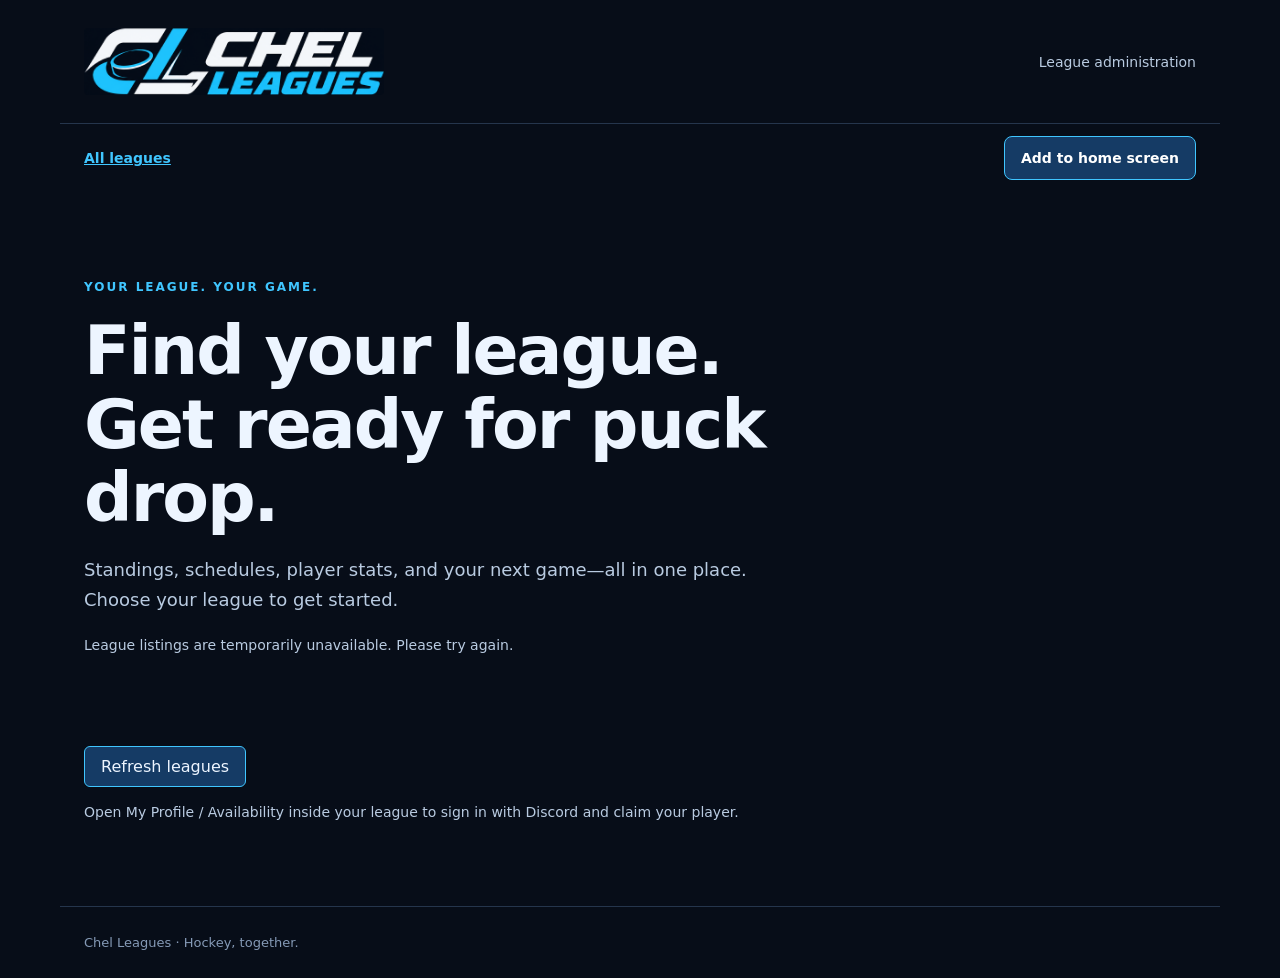
<file: index.html>
<!doctype html><html lang="en"><head><meta charset="utf-8"><meta name="viewport" content="width=device-width,initial-scale=1,viewport-fit=cover"><link rel="icon" type="image/png" href="assets/chel-leagues-icon.png"><title>Chel Leagues | Find your league</title><meta name="description" content="Your hockey leagues, schedules, stats, and player availability in one place."><style>*{box-sizing:border-box}body{margin:0;background:#070d18;color:#edf5ff;font:16px system-ui,sans-serif}header,main,footer{max-width:1160px;margin:auto;padding:28px 24px}header{display:flex;align-items:center;justify-content:space-between;border-bottom:1px solid #25354c}.brand{display:block;position:relative;width:300px;aspect-ratio:1310/294;overflow:hidden;flex-shrink:0;border-radius:4px}.brand img{position:absolute;width:117.252%;height:auto;max-width:none;left:-9.16%;top:-73.47%}.brand:focus-visible{outline:3px solid #40c6ff;outline-offset:6px}a{color:inherit}header a{color:#b9cbe1;font-size:14px;text-decoration:none}.eyebrow{color:#40c6ff;font-size:12px;font-weight:800;letter-spacing:2px;text-transform:uppercase;margin-top:60px}h1{font-size:clamp(38px,6vw,68px);line-height:1.08;max-width:850px;letter-spacing:-2px;margin:20px 0}main>p{color:#b9cbe1;line-height:1.7;font-size:18px;max-width:700px}.leagues{display:grid;grid-template-columns:repeat(3,1fr);gap:20px;margin:44px 0}.card{display:flex;flex-direction:column;background:#101b2d;border:1px solid #2a405b;border-top:3px solid var(--colour);border-radius:14px;padding:30px;text-decoration:none;transition:transform .15s}.card:hover{transform:translateY(-4px)}.card:focus-visible{outline:3px solid #fff;outline-offset:5px}.card h2{font-size:35px;margin:0 0 12px;color:var(--colour)}.card p{color:#b9cbe1;line-height:1.6;flex:1}.card strong{margin-top:20px}.note{font-size:14px!important}footer{color:#859ab6;font-size:13px;border-top:1px solid #25354c;margin-top:40px}@media(max-width:760px){.leagues{grid-template-columns:1fr}.eyebrow{margin-top:30px}header{gap:20px;flex-wrap:wrap}.brand{width:240px}h1{letter-spacing:-1px}}</style><script defer src="league-directory.js"></script><link rel="manifest" href="./manifest.webmanifest">
<meta name="theme-color" content="#070d18">
<meta name="apple-mobile-web-app-capable" content="yes">
<meta name="apple-mobile-web-app-title" content="Chel Leagues">
<link rel="apple-touch-icon" href="./assets/chel-leagues-icon.png">
<link rel="stylesheet" href="./mobile-app.css?v=2">
<script defer src="./app.js"></script>
</head><body><header><a class="brand" href="./" aria-label="Chel Leagues home"><img src="assets/chel-leagues-brand.png" alt="Chel Leagues" width="1536" height="1024" fetchpriority="high"></a><a href="https://admin.chelleagues.com/">League administration</a></header><main><div class="eyebrow">Your league. Your game.</div><h1>Find your league.<br>Get ready for puck drop.</h1><p>Standings, schedules, player stats, and your next game—all in one place. Choose your league to get started.</p><p id="directory-status" class="note" role="status">Loading leagues…</p><div class="leagues" id="league-directory" aria-label="League directory"></div><button id="directory-refresh" type="button" style="background:#153b65;color:#edf5ff;border:1px solid #40c6ff;border-radius:6px;padding:10px 16px;font:inherit;cursor:pointer">Refresh leagues</button><noscript><p>Please enable JavaScript to view the current league listings.</p></noscript><p class="note">Open My Profile / Availability inside your league to sign in with Discord and claim your player.</p></main><footer>Chel Leagues · Hockey, together.</footer></body></html>
</file>
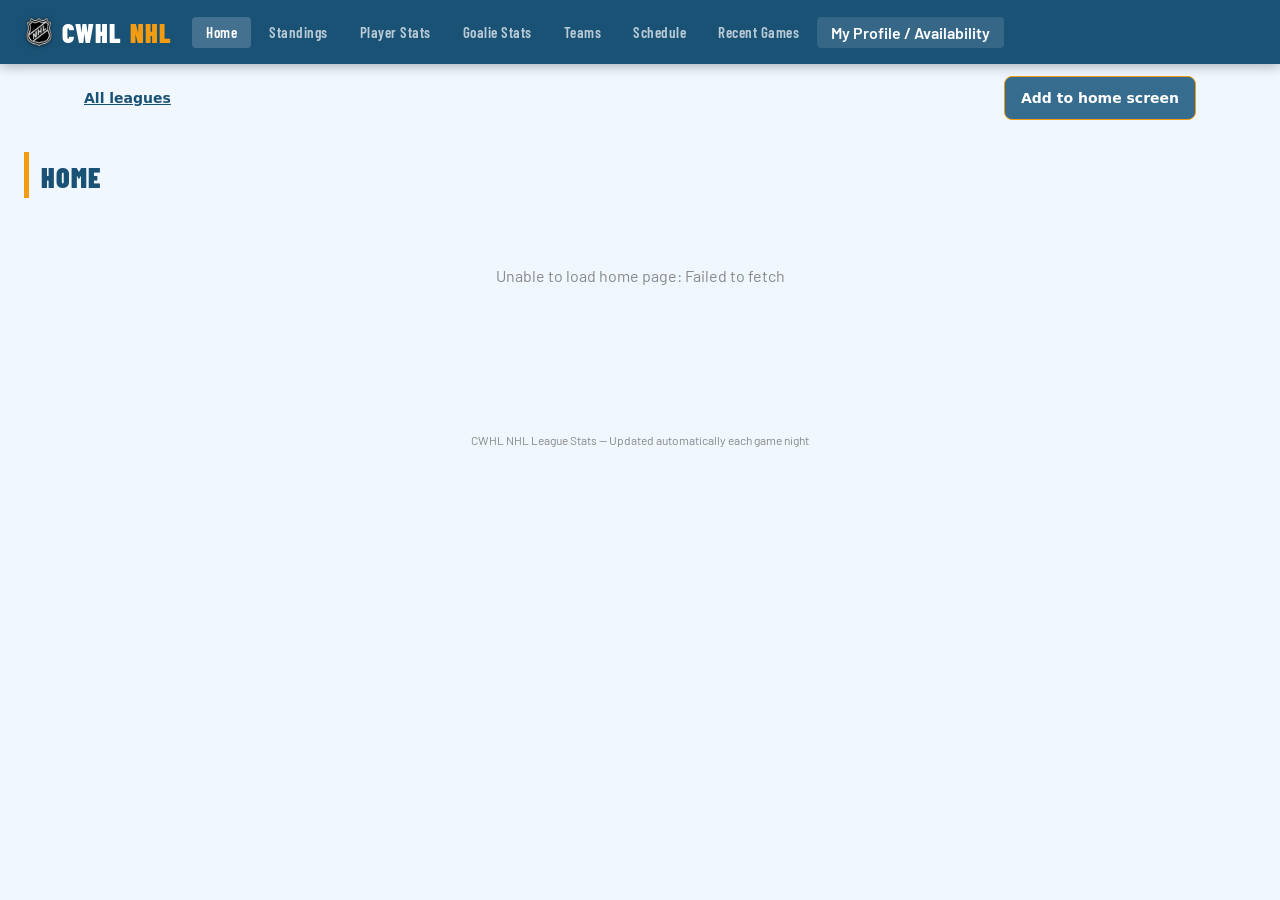
<file: CWHL/index.html>
<!DOCTYPE html>
<html lang="en">
<head>
<meta charset="UTF-8">
<meta name="viewport" content="width=device-width, initial-scale=1.0, viewport-fit=cover">
<title>CWHL NHL League Stats</title>
<link href="https://fonts.googleapis.com/css2?family=Barlow+Condensed:wght@400;600;700;900&family=Barlow:wght@400;500;600&display=swap" rel="stylesheet">
<style>
  :root {
    --teal:    #1a5276;
    --teal2:   #366c8e;
    --teal3:   #d6eaf8;
    --ice:     #f0f7ff;
    --white:   #ffffff;
    --grey1:   #f2f3f4;
    --grey2:   #d5d8dc;
    --grey3:   #888;
    --black:   #111;
    --accent:  #e74c3c;
    --gold:    #f39c12;
  }
  *, *::before, *::after { box-sizing: border-box; margin: 0; padding: 0; }
  body {
    font-family: 'Barlow', sans-serif;
    background: var(--ice);
    color: var(--black);
    min-height: 100vh;
  }

  /* ── HEADER ── */
  header {
    background: var(--teal);
    padding: 0 24px;
    display: flex;
    align-items: center;
    gap: 20px;
    height: 64px;
    position: sticky;
    top: 0;
    z-index: 100;
    box-shadow: 0 2px 12px rgba(0,0,0,0.3);
  }
  .logo {
    font-family: 'Barlow Condensed', sans-serif;
    font-weight: 900;
    font-size: 26px;
    color: #fff;
    letter-spacing: 1px;
    white-space: nowrap;
    display: flex;
    align-items: center;
    gap: 8px;
  }
  .logo span { color: var(--gold); }
  .league-logo {
    width: 30px;
    height: 30px;
    object-fit: contain;
    flex: 0 0 auto;
    filter: drop-shadow(0 1px 2px rgba(0,0,0,0.35));
  }
  nav {
    display: flex;
    gap: 4px;
    flex: 1;
    overflow-x: auto;
  }
  nav button {
    background: transparent;
    border: none;
    color: rgba(255,255,255,0.7);
    font-family: 'Barlow Condensed', sans-serif;
    font-size: 15px;
    font-weight: 600;
    letter-spacing: 0.5px;
    padding: 6px 14px;
    border-radius: 4px;
    cursor: pointer;
    white-space: nowrap;
    transition: background 0.15s, color 0.15s;
  }
  nav button:hover { background: rgba(255,255,255,0.1); color: #fff; }
  nav button.active { background: rgba(255,255,255,0.18); color: #fff; }
  .mobile-menu-toggle {
    display: none;
    margin-left: auto;
    background: rgba(255,255,255,0.12);
    border: 1px solid rgba(255,255,255,0.32);
    color: #fff;
    border-radius: 5px;
    width: 38px;
    height: 34px;
    font-size: 22px;
    line-height: 1;
    cursor: pointer;
    align-items: center;
    justify-content: center;
  }
  .mobile-menu-toggle:hover { background: rgba(255,255,255,0.2); }

  /* ── MAIN ── */
  main { padding: 24px; max-width: 1600px; margin: 0 auto; padding-top: 20px; }

  /* ── SECTION TITLE ── */
  .section-title {
    font-family: 'Barlow Condensed', sans-serif;
    font-size: 28px;
    font-weight: 900;
    color: var(--teal);
    letter-spacing: 1px;
    margin-bottom: 8px;
    text-transform: uppercase;
    border-left: 5px solid var(--gold);
    padding-left: 12px;
    background: var(--ice);
    padding-top: 8px;
    padding-bottom: 4px;
  }

  /* ── CONTROLS ── */
  .controls {
    display: flex;
    gap: 12px;
    margin-bottom: 14px;
    flex-wrap: wrap;
    align-items: center;
    background: var(--ice);
    padding: 8px 0;
    position: sticky;
    top: 64px;
    z-index: 20;
  }
  .search-box {
    display: flex;
    align-items: center;
    background: #fff;
    border: 1.5px solid var(--grey2);
    border-radius: 6px;
    padding: 6px 12px;
    gap: 8px;
    min-width: 220px;
  }
  .search-box input {
    border: none;
    outline: none;
    font-family: 'Barlow', sans-serif;
    font-size: 14px;
    width: 100%;
    color: var(--black);
    background: transparent;
  }
  .search-icon { color: var(--grey3); font-size: 16px; }
  .filter-label {
    font-size: 13px;
    color: var(--grey3);
    font-weight: 500;
  }
  select.pos-filter {
    border: 1.5px solid var(--grey2);
    border-radius: 6px;
    padding: 7px 10px;
    font-family: 'Barlow', sans-serif;
    font-size: 14px;
    background: #fff;
    color: var(--black);
    cursor: pointer;
    outline: none;
  }
  .record-count {
    font-size: 13px;
    color: var(--grey3);
    margin-left: auto;
  }

  /* ── TABLE WRAPPER ── */
  .table-wrap {
    overflow-x: auto;
    overflow-y: auto;
    max-height: calc(100vh - 180px);
    border-radius: 8px;
    box-shadow: 0 2px 16px rgba(0,0,0,0.08);
    background: #fff;
  }
  .table-wrap thead tr {
    position: sticky;
    top: 0;
    z-index: 5;
  }
  table {
    width: 100%;
    border-collapse: collapse;
    font-size: 13px;
    min-width: 900px;
  }
  table td, table th { min-width: 48px; }
  table th:first-child, table td:first-child { min-width: 36px; max-width: 36px; width: 36px; }
  thead tr {
    background: var(--teal);
    color: #fff;
  }
  thead th {
    font-family: 'Barlow Condensed', sans-serif;
    font-size: 13px;
    font-weight: 700;
    letter-spacing: 0.5px;
    padding: 10px 10px;
    text-align: center;
    white-space: nowrap;
    cursor: pointer;
    user-select: none;
    border-right: 1px solid rgba(255,255,255,0.1);
    transition: background 0.15s;
  }
  thead th:first-child { text-align: left; padding-left: 14px; }
  thead th:hover { background: var(--teal2); }
  thead th.sorted-asc::after  { content: ' ▲'; font-size: 10px; }
  thead th.sorted-desc::after { content: ' ▼'; font-size: 10px; }

  tbody tr { border-bottom: 1px solid #eee; transition: background 0.1s; }
  tbody tr:nth-child(even) { background: var(--grey1); }
  tbody tr:hover { background: var(--teal3) !important; }
  tbody td {
    padding: 8px 10px;
    text-align: center;
    white-space: nowrap;
    color: var(--black);
  }
  tbody td:first-child { text-align: left; padding-left: 14px; font-weight: 600; min-width: 150px; }
  .rank-head,
  .rank-cell {
    color: var(--grey3);
    font-size: 12px;
    width: 24px !important;
    min-width: 24px !important;
    max-width: 24px !important;
    padding-left: 6px !important;
    padding-right: 6px !important;
    text-align: center !important;
  }
  .player-name { font-weight: 600; color: var(--teal); min-width: 150px; display: inline-block; }
  .team-badge { min-width: 40px;
    display: inline-block;
    background: var(--teal3);
    color: var(--teal);
    font-family: 'Barlow Condensed', sans-serif;
    font-weight: 700;
    font-size: 11px;
    padding: 2px 7px;
    border-radius: 3px;
    letter-spacing: 0.5px;
  }
  .pts-cell { font-weight: 700; color: var(--teal); }
  .adv-cell { color: var(--teal2); font-style: italic; font-size: 12px; }
  .pos-badge {
    display: inline-block;
    background: var(--grey2);
    color: var(--grey3);
    font-size: 10px;
    font-weight: 700;
    padding: 1px 5px;
    border-radius: 3px;
    font-family: 'Barlow Condensed', sans-serif;
  }

  /* ── STANDINGS ── */
  .standings-grid {
    display: grid;
    grid-template-columns: 1fr;
    gap: 24px;
    margin-bottom: 32px;
  }
  .division-block { background: #fff; border-radius: 8px; box-shadow: 0 2px 16px rgba(0,0,0,0.08); overflow: hidden; }
  .division-title {
    background: var(--teal);
    color: #fff;
    font-family: 'Barlow Condensed', sans-serif;
    font-size: 18px;
    font-weight: 900;
    letter-spacing: 1px;
    padding: 10px 16px;
    text-transform: uppercase;
  }
  .division-title span { color: var(--gold); margin-right: 6px; }
  .stand-table-wrap { width: 100%; overflow-x: auto; -webkit-overflow-scrolling: touch; }
  .stand-table { width: 100%; border-collapse: collapse; font-size: 13px; }
  .stand-table thead tr { background: var(--teal2); color: #fff; }
  .stand-table thead th {
    font-family: 'Barlow Condensed', sans-serif;
    font-weight: 700;
    padding: 7px 10px;
    text-align: center;
    font-size: 12px;
    letter-spacing: 0.5px;
  }
  .stand-table thead th:first-child { text-align: left; padding-left: 14px; }
  .stand-table tbody tr { border-bottom: 1px solid #eee; }
  .stand-table tbody tr:nth-child(even) { background: var(--grey1); }
  .stand-table tbody td { padding: 8px 10px; text-align: center; color: var(--black); }
  .stand-table tbody td:first-child { text-align: left; padding-left: 14px; font-weight: 600; }
  .stand-table th, .stand-table td { box-sizing: border-box; }
  .stand-team-link {
    border: none;
    background: transparent;
    color: var(--teal);
    font: inherit;
    font-weight: 700;
    cursor: pointer;
    padding: 0;
    text-align: left;
    display: inline-flex;
    align-items: center;
    gap: 7px;
    max-width: 100%;
  }
  .stand-team-link:hover {
    color: var(--teal2);
    text-decoration: underline;
    text-underline-offset: 3px;
  }
  .stand-team-abbr { display: none; }
  .stand-logo {
    width: 22px;
    height: 22px;
    object-fit: contain;
    flex: 0 0 auto;
  }
  .pts-bold { font-weight: 700; color: var(--teal); }

  /* HOME */
  .home-hero {
    background: linear-gradient(135deg, var(--teal), var(--teal2));
    color: #fff;
    border-radius: 8px;
    padding: 24px;
    box-shadow: 0 4px 22px rgba(0,0,0,0.14);
    margin-bottom: 18px;
    display: grid;
    grid-template-columns: minmax(0, 1fr) auto;
    gap: 18px;
    align-items: center;
  }
  .home-title {
    font-family: 'Barlow Condensed', sans-serif;
    font-size: 42px;
    font-weight: 900;
    line-height: 1;
    letter-spacing: 1px;
    text-transform: uppercase;
  }
  .home-subtitle {
    font-size: 16px;
    color: rgba(255,255,255,0.84);
    margin-top: 8px;
    max-width: 820px;
  }
  .home-intro {
    background: rgba(255,255,255,0.12);
    border: 1px solid rgba(255,255,255,0.2);
    border-radius: 8px;
    padding: 14px 16px;
    font-size: 14px;
    line-height: 1.55;
    color: rgba(255,255,255,0.92);
    max-width: 520px;
  }
  .home-metrics {
    display: grid;
    grid-template-columns: repeat(4, minmax(0, 1fr));
    gap: 10px;
    margin-bottom: 22px;
  }
  .home-metric {
    background: #fff;
    border-radius: 8px;
    border: 1px solid var(--grey2);
    padding: 13px 16px;
    box-shadow: 0 2px 12px rgba(0,0,0,0.06);
  }
  .home-metric-value {
    font-family: 'Barlow Condensed', sans-serif;
    font-size: 28px;
    font-weight: 900;
    color: var(--teal);
    line-height: 1;
  }
  .home-metric-label {
    color: var(--grey3);
    font-family: 'Barlow Condensed', sans-serif;
    font-size: 12px;
    font-weight: 800;
    letter-spacing: 0.7px;
    text-transform: uppercase;
    margin-top: 4px;
  }
  .leader-grid {
    display: grid;
    grid-template-columns: repeat(4, minmax(0, 1fr));
    gap: 14px;
  }
  .leader-card {
    background: #fff;
    border-radius: 8px;
    border: 1px solid var(--grey2);
    box-shadow: 0 2px 14px rgba(0,0,0,0.07);
    overflow: hidden;
  }
  .leader-card-title {
    background: var(--teal);
    color: #fff;
    font-family: 'Barlow Condensed', sans-serif;
    font-size: 16px;
    font-weight: 900;
    letter-spacing: 0.8px;
    text-transform: uppercase;
    padding: 9px 12px;
  }
  .leader-row {
    display: grid;
    grid-template-columns: 22px 28px minmax(0, 1fr) auto;
    gap: 8px;
    align-items: center;
    min-height: 38px;
    padding: 8px 10px;
    border-bottom: 1px solid #eee;
  }
  .leader-row:last-child { border-bottom: none; }
  .leader-rank {
    color: var(--gold);
    font-family: 'Barlow Condensed', sans-serif;
    font-size: 16px;
    font-weight: 900;
  }
  .leader-logo {
    width: 24px;
    height: 24px;
    object-fit: contain;
  }
  .leader-name {
    min-width: 0;
    color: var(--teal);
    font-weight: 800;
    overflow: hidden;
    text-overflow: ellipsis;
    white-space: nowrap;
  }
  .leader-team {
    color: var(--grey3);
    font-size: 10px;
    font-weight: 800;
    text-transform: uppercase;
    margin-top: 1px;
  }
  .leader-value {
    font-family: 'Barlow Condensed', sans-serif;
    color: var(--teal);
    font-size: 22px;
    font-weight: 900;
    white-space: nowrap;
  }
  .leader-empty {
    color: var(--grey3);
    padding: 14px;
    font-size: 13px;
  }

  /* ── TEAM TABS ── */
  .team-nav { display: flex; gap: 6px; flex-wrap: wrap; margin-bottom: 16px; }
  .team-btn {
    background: #fff;
    border: 1.5px solid var(--grey2);
    border-radius: 5px;
    padding: 5px 12px;
    font-family: 'Barlow Condensed', sans-serif;
    font-weight: 700;
    font-size: 14px;
    cursor: pointer;
    color: var(--teal);
    transition: all 0.15s;
    letter-spacing: 0.5px;
    display: inline-flex;
    align-items: center;
    gap: 7px;
  }
  .team-btn:hover { background: var(--teal3); border-color: var(--teal); }
  .team-btn.active { background: var(--teal); color: #fff; border-color: var(--teal); }
  .team-btn-logo {
    width: 22px;
    height: 22px;
    object-fit: contain;
    flex: 0 0 auto;
  }
  .team-banner {
    background: var(--teal);
    color: #fff;
    font-family: 'Barlow Condensed', sans-serif;
    padding: 14px 18px;
    border-radius: 8px 8px 0 0;
    display: flex;
    align-items: center;
    gap: 12px;
    justify-content: space-between;
    flex-wrap: wrap;
  }
  .team-banner-main {
    display: flex;
    align-items: center;
    gap: 12px;
    min-width: 220px;
  }
  .team-banner-logo {
    width: 46px;
    height: 46px;
    object-fit: contain;
    flex: 0 0 auto;
    filter: drop-shadow(0 2px 4px rgba(0,0,0,0.35));
  }
  .team-banner-name {
    font-size: 24px;
    font-weight: 900;
    letter-spacing: 1.5px;
    text-transform: uppercase;
    line-height: 1;
  }
  .team-banner-record {
    color: rgba(255,255,255,0.82);
    font-size: 13px;
    font-weight: 800;
    letter-spacing: 0.8px;
    margin-top: 5px;
    text-transform: uppercase;
  }
  .team-banner-cap {
    background: rgba(255,255,255,0.12);
    border: 1px solid rgba(255,255,255,0.22);
    border-radius: 6px;
    padding: 8px 12px;
    text-align: right;
    min-width: 138px;
  }
  .team-banner-cap-label {
    color: rgba(255,255,255,0.72);
    font-size: 10px;
    font-weight: 800;
    letter-spacing: 1px;
    text-transform: uppercase;
  }
  .team-banner-cap-value {
    color: var(--gold);
    font-size: 22px;
    font-weight: 900;
    letter-spacing: 0.7px;
    margin-top: 2px;
  }
  .team-management {
    display: grid;
    grid-template-columns: repeat(3, minmax(0, 1fr));
    gap: 10px;
    padding: 12px 14px;
    background: #fff;
    border-bottom: 1px solid var(--grey2);
  }
  .team-management-card {
    background: var(--teal3);
    border: 1px solid var(--grey2);
    border-radius: 6px;
    padding: 10px 12px;
    min-width: 0;
  }
  .team-management-role {
    color: var(--grey3);
    font-size: 10px;
    font-weight: 900;
    letter-spacing: 1.2px;
    text-transform: uppercase;
  }
  .team-management-name {
    color: var(--teal);
    font-family: 'Barlow Condensed', sans-serif;
    font-size: 18px;
    font-weight: 900;
    margin-top: 3px;
    overflow: hidden;
    text-overflow: ellipsis;
    white-space: nowrap;
  }
  .subsection-label {
    background: var(--teal3);
    color: var(--teal);
    font-family: 'Barlow Condensed', sans-serif;
    font-weight: 700;
    font-size: 13px;
    letter-spacing: 1px;
    padding: 6px 14px;
    text-transform: uppercase;
  }
  .subsection-note {
    color: var(--grey3);
    font-size: 12px;
    font-weight: 600;
    letter-spacing: 0;
    text-transform: none;
    margin-left: 6px;
  }
  .totals-row td { background: var(--grey2) !important; font-weight: 700; color: var(--black) !important; }

  /* ── LOADING / EMPTY ── */
  .loading {
    text-align: center;
    padding: 60px 20px;
    color: var(--grey3);
    font-size: 16px;
  }
  .spinner {
    width: 36px; height: 36px;
    border: 3px solid var(--grey2);
    border-top-color: var(--teal);
    border-radius: 50%;
    animation: spin 0.8s linear infinite;
    margin: 0 auto 16px;
  }
  @keyframes spin { to { transform: rotate(360deg); } }

  /* ── PAGE VISIBILITY ── */
  .page { display: none; }
  .page.active { display: block; }

  /* ── FOOTER ── */
  footer {
    text-align: center;
    padding: 24px;
    color: var(--grey3);
    font-size: 12px;
    margin-top: 40px;
  }

  /* ── PLAYER CARD MODAL ── */
  .modal-overlay {
    display: none;
    position: fixed;
    inset: 0;
    background: rgba(0,0,0,0.55);
    z-index: 1000;
    align-items: center;
    justify-content: center;
    padding: 20px;
  }
  .modal-overlay.open { display: flex; }
  .modal-card {
    background: #fff;
    border-radius: 12px;
    width: 100%;
    max-width: 700px;
    max-height: 90vh;
    overflow-y: auto;
    box-shadow: 0 8px 48px rgba(0,0,0,0.3);
    animation: slideUp 0.2s ease;
  }
  @keyframes slideUp {
    from { transform: translateY(30px); opacity: 0; }
    to   { transform: translateY(0);    opacity: 1; }
  }
  .modal-header {
    background: var(--teal);
    color: #fff;
    padding: 20px 24px 16px;
    border-radius: 12px 12px 0 0;
    position: relative;
  }
  .modal-name {
    font-family: 'Barlow Condensed', sans-serif;
    font-size: 28px;
    font-weight: 900;
    letter-spacing: 1px;
    text-transform: uppercase;
  }
  .modal-meta {
    font-size: 13px;
    color: rgba(255,255,255,0.75);
    margin-top: 4px;
    display: flex;
    gap: 16px;
    flex-wrap: wrap;
  }
  .modal-meta span { display: flex; align-items: center; gap: 5px; }
  .ovr-badge {
    color: var(--gold);
    font-family: 'Barlow Condensed', sans-serif;
    font-size: 15px;
    font-weight: 900;
    letter-spacing: 0.8px;
    text-transform: uppercase;
  }
  .ovr-badge strong {
    color: var(--gold);
    font-size: 18px;
    line-height: 1;
  }
  .modal-close {
    position: absolute;
    top: 16px; right: 18px;
    background: rgba(255,255,255,0.15);
    border: none;
    color: #fff;
    font-size: 20px;
    width: 32px; height: 32px;
    border-radius: 50%;
    cursor: pointer;
    display: flex; align-items: center; justify-content: center;
    transition: background 0.15s;
  }
  .modal-close:hover { background: rgba(255,255,255,0.3); }
  .modal-body { padding: 20px 24px 24px; }
  .player-card-tabs {
    display: flex;
    gap: 8px;
    margin: -4px 0 18px;
    border-bottom: 1px solid var(--grey2);
  }
  .player-card-tab {
    border: none;
    background: transparent;
    color: var(--grey3);
    font-family: 'Barlow Condensed', sans-serif;
    font-size: 14px;
    font-weight: 800;
    letter-spacing: 0.8px;
    text-transform: uppercase;
    padding: 8px 4px 10px;
    cursor: pointer;
    border-bottom: 3px solid transparent;
  }
  .player-card-tab.active {
    color: var(--teal);
    border-bottom-color: var(--teal);
  }
  .player-card-panel { display: none; }
  .player-card-panel.active { display: block; }
  .player-games-list .date-group { margin-bottom: 18px; }
  .player-team-splits {
    display: flex;
    gap: 8px;
    flex-wrap: wrap;
    align-items: center;
    margin: -4px 0 16px;
    padding-bottom: 12px;
    border-bottom: 1px solid var(--grey2);
  }
  .player-split-btn {
    border: 1px solid var(--grey2);
    background: var(--ice);
    color: var(--teal);
    border-radius: 7px;
    padding: 6px 10px;
    min-height: 36px;
    display: inline-flex;
    align-items: center;
    gap: 7px;
    font-family: 'Barlow Condensed', sans-serif;
    font-size: 13px;
    font-weight: 800;
    letter-spacing: 0.5px;
    cursor: pointer;
    text-transform: uppercase;
  }
  .player-split-btn.active {
    background: var(--teal3);
    border-color: var(--teal);
    box-shadow: inset 0 0 0 1px rgba(26,82,118,0.12);
  }
  .player-split-logo {
    width: 24px;
    height: 24px;
    object-fit: contain;
    flex: 0 0 auto;
  }
  .position-breakdown {
    margin: 0 0 12px;
    min-height: 126px;
    display: flex;
    align-items: center;
    justify-content: space-between;
    gap: 20px;
    padding-left: 10px;
    padding-right: 18px;
  }
  .position-summary {
    display: flex;
    align-items: center;
    gap: 14px;
    min-width: 220px;
  }
  .position-summary-logo {
    width: 72px;
    height: 72px;
    object-fit: contain;
    flex: 0 0 auto;
    filter: drop-shadow(0 3px 5px rgba(0,0,0,0.16));
  }
  .position-summary-text {
    display: grid;
    gap: 5px;
  }
  .position-summary-kicker {
    color: var(--grey3);
    font-family: 'Barlow Condensed', sans-serif;
    font-size: 12px;
    font-weight: 900;
    letter-spacing: 1.2px;
    text-transform: uppercase;
  }
  .position-summary-skill {
    color: var(--teal);
    font-family: 'Barlow Condensed', sans-serif;
    font-size: 22px;
    font-weight: 900;
    letter-spacing: 0.4px;
    line-height: 1;
    text-transform: uppercase;
  }
  .position-summary-team {
    color: var(--black);
    font-size: 12px;
    font-weight: 700;
  }
  .position-chart-wrap {
    position: relative;
    width: 150px;
    height: 126px;
    flex: 0 0 auto;
  }
  .position-chart {
    position: absolute;
    left: 15px;
    top: 4px;
    width: 122px;
    height: 122px;
    border-radius: 50%;
    background: conic-gradient(var(--grey2) 0 100%);
    box-shadow: inset 0 0 0 1px rgba(255,255,255,0.35);
    cursor: help;
    overflow: hidden;
  }
  .position-hover-dim,
  .position-hover-slice {
    position: absolute;
    inset: 0;
    border-radius: 50%;
    opacity: 0;
    pointer-events: none;
    transition: opacity 0.12s ease;
  }
  .position-hover-dim {
    background: rgba(0,0,0,0.34);
    z-index: 1;
  }
  .position-hover-slice {
    background: conic-gradient(
      transparent 0deg var(--hover-start, 0deg),
      var(--hover-color, transparent) var(--hover-start, 0deg) var(--hover-end, 0deg),
      transparent var(--hover-end, 0deg) 360deg
    );
    filter: drop-shadow(0 0 5px rgba(255,255,255,0.35));
    z-index: 2;
  }
  .position-chart.slice-hovered .position-hover-dim,
  .position-chart.slice-hovered .position-hover-slice { opacity: 1; }
  .position-center-label {
    position: absolute;
    left: 50%;
    top: 50%;
    transform: translate(-50%, -50%);
    z-index: 3;
    color: #fff;
    font-family: 'Barlow Condensed', sans-serif;
    font-size: 14px;
    font-weight: 900;
    letter-spacing: 0.8px;
    line-height: 1;
    text-transform: uppercase;
    text-align: center;
    text-shadow: 0 1px 3px rgba(0,0,0,0.72);
    pointer-events: none;
  }
  @media (max-width: 560px) {
    .position-breakdown {
      margin-top: 0;
      margin-bottom: 14px;
      min-height: 178px;
      padding-right: 0;
      padding-left: 0;
      justify-content: center;
      flex-direction: column;
      gap: 8px;
    }
    .position-summary {
      min-width: 0;
      width: 100%;
      justify-content: center;
    }
    .position-summary-logo {
      width: 54px;
      height: 54px;
    }
    .position-summary-skill { font-size: 18px; }
    .position-chart-wrap { width: 128px; height: 112px; }
    .position-chart {
      left: 14px;
      top: 6px;
      width: 104px;
      height: 104px;
    }
    .position-center-label { font-size: 12px; }
  }
  .stat-section-title {
    font-family: 'Barlow Condensed', sans-serif;
    font-size: 13px;
    font-weight: 700;
    letter-spacing: 1.5px;
    text-transform: uppercase;
    color: var(--grey3);
    margin: 18px 0 10px;
    padding-bottom: 4px;
    border-bottom: 1px solid var(--grey2);
  }
  .stat-section-title:first-child { margin-top: 0; }
  .stat-grid {
    display: grid;
    grid-template-columns: repeat(auto-fill, minmax(110px, 1fr));
    gap: 10px;
  }
  .stat-box {
    background: var(--ice);
    border-radius: 8px;
    padding: 10px 12px;
    text-align: center;
    border: 1px solid var(--grey2);
  }
  .stat-box.highlight { background: var(--teal3); border-color: var(--teal); }
  .stat-box.advanced  { background: #fef9f0; border-color: #f39c12; }
  .stat-val {
    font-family: 'Barlow Condensed', sans-serif;
    font-size: 26px;
    font-weight: 900;
    color: var(--teal);
    line-height: 1;
  }
  .stat-box.highlight .stat-val { color: var(--teal); }
  .stat-box.advanced  .stat-val { color: var(--gold); }
  .stat-lbl {
    font-size: 10px;
    font-weight: 600;
    color: var(--grey3);
    text-transform: uppercase;
    letter-spacing: 0.5px;
    margin-top: 4px;
  }
  .player-name.clickable {
    cursor: pointer;
    text-decoration: underline;
    text-decoration-style: dotted;
    text-underline-offset: 3px;
  }
  .player-name.clickable:hover { color: var(--teal2); }

  /* ── RECENT GAMES ── */
  .games-grid { display: flex; flex-direction: column; gap: 10px; }
  .game-card {
    background: #fff;
    border-radius: 8px;
    box-shadow: 0 2px 12px rgba(0,0,0,0.07);
    padding: 14px 20px;
    display: flex;
    align-items: center;
    gap: 0;
    cursor: pointer;
    border: 1.5px solid transparent;
    transition: border-color 0.15s, box-shadow 0.15s;
    max-width: 100%;
    overflow: hidden;
  }
  .game-card:hover { border-color: var(--teal); box-shadow: 0 4px 20px rgba(26,82,118,0.15); }
  .game-date {
    font-size: 11px;
    color: var(--grey3);
    min-width: 120px;
    font-weight: 500;
  }
  .game-teams {
    flex: 1;
    display: flex;
    align-items: center;
    justify-content: center;
    gap: 16px;
    min-width: 0;
  }
  .game-team {
    display: flex;
    flex-direction: column;
    align-items: center;
    gap: 4px;
    min-width: 140px;
    max-width: 100%;
  }
  .game-team-logo {
    width: 38px;
    height: 38px;
    object-fit: contain;
    flex: 0 0 auto;
    filter: drop-shadow(0 1px 2px rgba(0,0,0,0.18));
  }
  .game-team-name {
    font-family: 'Barlow Condensed', sans-serif;
    font-size: 15px;
    font-weight: 700;
    color: var(--black);
    text-align: center;
    letter-spacing: 0.3px;
    max-width: 100%;
    overflow-wrap: anywhere;
    line-height: 1.1;
  }
  .game-team-name.winner { color: var(--teal); }
  .game-score-wrap {
    display: flex;
    align-items: center;
    gap: 12px;
  }
  .game-score {
    font-family: 'Barlow Condensed', sans-serif;
    font-size: 36px;
    font-weight: 900;
    color: var(--teal);
    line-height: 1;
    min-width: 40px;
    text-align: center;
  }
  .game-score.loser { color: var(--grey2); }
  .game-sep {
    font-family: 'Barlow Condensed', sans-serif;
    font-size: 20px;
    color: var(--grey3);
    font-weight: 400;
  }
  .game-badge {
    display: flex;
    gap: 6px;
    font-size: 10px;
  }
  .badge {
    background: var(--teal3);
    color: var(--teal);
    font-weight: 700;
    padding: 2px 7px;
    border-radius: 10px;
    font-family: 'Barlow Condensed', sans-serif;
    letter-spacing: 0.5px;
    font-size: 11px;
  }
  .badge.ot   { background: #fef9f0; color: var(--gold); }
  .badge.lgot { background: #fdf2f2; color: var(--accent); }
  .badge.forfeit { background: #111; color: #fff; }
  .game-arrow {
    color: var(--grey3);
    font-size: 18px;
    margin-left: 12px;
  }
  .game-card-actions {
    display: flex;
    gap: 6px;
    align-items: center;
    flex: 0 0 auto;
  }

  @media (max-width: 640px) {
    header {
      height: 58px;
      padding: 0 12px;
      gap: 10px;
    }
    .logo {
      font-size: 22px;
    }
    .league-logo {
      width: 26px;
      height: 26px;
    }
    .mobile-menu-toggle {
      display: inline-flex;
    }
    nav {
      display: none;
      position: absolute;
      top: 58px;
      left: 0;
      right: 0;
      background: var(--teal);
      border-top: 1px solid rgba(255,255,255,0.18);
      box-shadow: 0 10px 18px rgba(0,0,0,0.26);
      padding: 8px 10px 10px;
      flex-direction: column;
      gap: 4px;
      overflow-x: visible;
    }
    header.menu-open nav {
      display: flex;
    }
    nav button {
      width: 100%;
      text-align: left;
      padding: 10px 12px;
      font-size: 17px;
      border-radius: 5px;
    }
    nav button.active {
      background: rgba(255,255,255,0.22);
      color: #fff;
    }
    .controls {
      top: 58px;
    }
    main { padding: 14px 10px; }
    .home-hero {
      grid-template-columns: 1fr;
      gap: 12px;
      padding: 16px;
      margin-bottom: 12px;
    }
    .home-title {
      font-size: 30px;
    }
    .home-subtitle {
      font-size: 14px;
      line-height: 1.35;
    }
    .home-intro {
      max-width: none;
      padding: 12px;
      font-size: 13px;
    }
    .home-metrics {
      grid-template-columns: repeat(2, minmax(0, 1fr));
      gap: 8px;
      margin-bottom: 14px;
    }
    .home-metric {
      min-width: 0;
      padding: 11px 10px;
    }
    .home-metric-value {
      font-size: 23px;
      line-height: 1.05;
      overflow-wrap: anywhere;
    }
    .home-metric-label {
      font-size: 11px;
      letter-spacing: 0.4px;
    }
    .leader-grid {
      grid-template-columns: 1fr;
      gap: 10px;
    }
    .leader-card-title {
      font-size: 15px;
      padding: 8px 10px;
    }
    .leader-row {
      grid-template-columns: 20px 26px minmax(0, 1fr) max-content;
      gap: 7px;
      padding: 8px 9px;
    }
    .leader-logo {
      width: 23px;
      height: 23px;
    }
    .leader-name {
      font-size: 13px;
    }
    .leader-value {
      font-size: 20px;
    }
    .standings-grid {
      gap: 14px;
    }
    .division-title {
      font-size: 16px;
      padding: 9px 10px;
    }
    .stand-table {
      table-layout: fixed;
      font-size: 12px;
    }
    .stand-table thead th {
      padding: 6px 2px;
      font-size: 10px;
      letter-spacing: 0;
    }
    .stand-table tbody td {
      padding: 7px 2px;
    }
    .stand-table thead th:first-child,
    .stand-table tbody td:first-child {
      width: 24%;
      padding-left: 7px;
      padding-right: 2px;
    }
    .stand-table thead th:not(:first-child),
    .stand-table tbody td:not(:first-child) {
      width: 10.85%;
    }
    .stand-team-link {
      max-width: 100%;
      overflow: hidden;
      text-overflow: ellipsis;
      white-space: nowrap;
      font-size: 12px;
      gap: 4px;
    }
    .stand-logo {
      width: 18px;
      height: 18px;
    }
    .stand-team-full {
      display: none;
    }
    .stand-team-abbr {
      display: inline;
    }
    .game-card {
      display: grid;
      grid-template-columns: 1fr;
      gap: 8px;
      padding: 12px;
    }
    .game-card .game-date {
      min-width: 0;
      width: 100%;
      text-align: center;
      font-size: 13px;
    }
    .game-teams {
      display: grid;
      grid-template-columns: minmax(0, 1fr) auto minmax(0, 1fr);
      gap: 8px;
      width: 100%;
    }
    .game-team {
      min-width: 0;
      width: 100%;
    }
    .game-team-name {
      font-size: 13px;
    }
    .game-team-logo {
      width: 32px;
      height: 32px;
    }
    .game-score-wrap {
      gap: 6px;
      align-self: center;
    }
    .game-score {
      font-size: 30px;
      min-width: 24px;
    }
    .game-sep {
      font-size: 16px;
    }
    .game-card-actions {
      justify-content: center;
      width: 100%;
    }
    .game-arrow {
      display: none;
    }
  }

  @media (max-width: 390px) {
    .home-metrics {
      grid-template-columns: 1fr;
    }
    .home-title {
      font-size: 28px;
    }
    .leader-row {
      grid-template-columns: 18px 24px minmax(0, 1fr) max-content;
      gap: 6px;
      padding-left: 8px;
      padding-right: 8px;
    }
    .leader-value {
      font-size: 18px;
    }
  }

  /* ── BOX SCORE MODAL ── */
  .box-modal-overlay {
    display: none;
    position: fixed;
    inset: 0;
    background: rgba(0,0,0,0.6);
    z-index: 2000;
    align-items: flex-start;
    justify-content: center;
    padding: 20px;
    overflow-y: auto;
  }
  .box-modal-overlay.open { display: flex; }
  .box-modal {
    background: #fff;
    border-radius: 12px;
    width: 100%;
    max-width: 1100px;
    margin: auto;
    box-shadow: 0 8px 48px rgba(0,0,0,0.3);
    animation: slideUp 0.2s ease;
    overflow: hidden;
  }
  .box-header {
    background: var(--teal);
    color: #fff;
    padding: 18px 24px;
    position: relative;
  }
  .box-scoreline {
    font-family: 'Barlow Condensed', sans-serif;
    font-size: 30px;
    font-weight: 900;
    letter-spacing: 1px;
    text-align: center;
  }
  .box-meta {
    text-align: center;
    font-size: 12px;
    color: rgba(255,255,255,0.7);
    margin-top: 4px;
  }
  .box-close {
    position: absolute;
    top: 14px; right: 18px;
    background: rgba(255,255,255,0.15);
    border: none; color: #fff;
    font-size: 18px; width: 30px; height: 30px;
    border-radius: 50%; cursor: pointer;
    display: flex; align-items: center; justify-content: center;
  }
  .box-close:hover { background: rgba(255,255,255,0.3); }
  .box-body { padding: 0 0 20px; }
  .box-team-section {
    padding: 0 20px 16px;
  }
  .box-team-label {
    font-family: 'Barlow Condensed', sans-serif;
    font-size: 16px;
    font-weight: 900;
    color: var(--teal);
    letter-spacing: 1px;
    text-transform: uppercase;
    padding: 14px 0 8px;
    border-bottom: 2px solid var(--teal3);
    margin-bottom: 8px;
  }
  .box-table-wrap { overflow-x: auto; }
  .box-table {
    width: 100%;
    border-collapse: collapse;
    font-size: 12px;
    min-width: 600px;
  }
  .box-table thead tr { background: var(--teal2); color: #fff; }
  .box-table thead th {
    font-family: 'Barlow Condensed', sans-serif;
    font-weight: 700;
    padding: 7px 8px;
    text-align: center;
    white-space: nowrap;
    font-size: 12px;
  }
  .box-table thead th:first-child { text-align: left; padding-left: 12px; }
  .box-table tbody tr { border-bottom: 1px solid #eee; }
  .box-table tbody tr:nth-child(even) { background: var(--grey1); }
  .box-table tbody td { padding: 7px 8px; text-align: center; color: var(--black); white-space: nowrap; }
  .box-table tbody td:first-child { text-align: left; padding-left: 12px; font-weight: 600; color: var(--teal); }
  .box-divider { height: 1px; background: var(--grey2); margin: 0 20px; }

  /* ── DATE GROUPS ── */
  .date-group { margin-bottom: 28px; }
  .date-header {
    font-family: 'Barlow Condensed', sans-serif;
    font-size: 18px;
    font-weight: 900;
    color: var(--teal);
    letter-spacing: 0.5px;
    padding: 10px 0 10px;
    border-bottom: 3px solid var(--teal);
    margin-bottom: 12px;
    text-transform: uppercase;
  }
  .game-card .game-date {
    font-size: 12px;
    color: var(--grey3);
    min-width: 55px;
    font-weight: 600;
    font-family: 'Barlow Condensed', sans-serif;
  }

  /* PLAYOFF BRACKET */
  .bracket-stage {
    background: radial-gradient(circle at center, rgba(255,255,255,0.16), rgba(26,82,118,0.92));
    border-radius: 8px;
    padding: 22px;
    color: #fff;
    overflow-x: auto;
    box-shadow: 0 8px 30px rgba(0,0,0,0.18);
  }
  .bracket-hero {
    text-align: center;
    margin-bottom: 18px;
  }
  .bracket-title {
    font-family: 'Barlow Condensed', sans-serif;
    font-size: 48px;
    font-weight: 900;
    letter-spacing: 2px;
    line-height: 1;
    text-transform: uppercase;
    text-shadow: 0 3px 8px rgba(0,0,0,0.35);
  }
  .bracket-subtitle {
    font-family: 'Barlow Condensed', sans-serif;
    font-size: 18px;
    font-weight: 800;
    color: var(--gold);
    letter-spacing: 1px;
    margin-top: 4px;
    text-transform: uppercase;
  }
  .bracket-board {
    display: grid;
    grid-template-columns: minmax(560px, 1fr) minmax(220px, 0.42fr) minmax(560px, 1fr);
    gap: 28px;
    min-width: 1120px;
    align-items: center;
  }
  .bracket-play-in {
    margin-bottom: 26px;
    padding: 14px;
    border: 1px solid rgba(255,255,255,0.28);
    background: rgba(0,0,0,0.22);
  }
  .bracket-play-in-title {
    font-family: 'Barlow Condensed', sans-serif;
    font-size: 20px;
    font-weight: 900;
    color: var(--gold);
    text-align: center;
    text-transform: uppercase;
    letter-spacing: 1px;
    margin-bottom: 12px;
  }
  .bracket-play-in-grid {
    display: grid;
    grid-template-columns: repeat(auto-fit, minmax(220px, 1fr));
    gap: 14px;
  }
  .bracket-side {
    display: flex;
    gap: 18px;
    align-items: stretch;
  }
  .bracket-side.west { flex-direction: row-reverse; }
  .bracket-round {
    flex: 1;
    display: flex;
    flex-direction: column;
    justify-content: space-around;
    gap: 18px;
  }
  .bracket-round-title {
    font-family: 'Barlow Condensed', sans-serif;
    font-size: 13px;
    font-weight: 800;
    letter-spacing: 1px;
    color: rgba(255,255,255,0.72);
    text-transform: uppercase;
    text-align: center;
  }
  .bracket-matchup {
    display: flex;
    flex-direction: column;
    gap: 5px;
    min-height: 74px;
    justify-content: center;
  }
  .bracket-team {
    display: grid;
    grid-template-columns: 28px 1fr 30px;
    align-items: center;
    gap: 7px;
    min-height: 32px;
    background: rgba(0,0,0,0.52);
    border: 1px solid rgba(255,255,255,0.55);
    box-shadow: inset 0 0 18px rgba(255,255,255,0.08);
    padding: 4px 7px;
  }
  .bracket-team.winner {
    border-color: var(--gold);
    background: rgba(243,156,18,0.22);
  }
  .bracket-seed {
    color: rgba(255,255,255,0.72);
    font-family: 'Barlow Condensed', sans-serif;
    font-weight: 800;
  }
  .bracket-name {
    font-family: 'Barlow Condensed', sans-serif;
    font-size: 15px;
    font-weight: 800;
    letter-spacing: 0.4px;
    text-transform: uppercase;
    overflow: hidden;
    text-overflow: ellipsis;
    white-space: nowrap;
  }
  .bracket-wins {
    font-family: 'Barlow Condensed', sans-serif;
    font-size: 22px;
    font-weight: 900;
    color: #fff;
    text-align: right;
  }
  .bracket-series-meta {
    font-family: 'Barlow Condensed', sans-serif;
    font-size: 12px;
    font-weight: 700;
    color: rgba(255,255,255,0.78);
    text-align: center;
    letter-spacing: 0.3px;
    line-height: 1.2;
  }
  .bracket-series-games {
    font-size: 10px;
    color: rgba(255,255,255,0.55);
    margin-top: 2px;
    word-break: break-word;
  }
  .bracket-finals {
    display: flex;
    flex-direction: column;
    align-items: center;
    gap: 16px;
  }
  .bracket-finals-label {
    font-family: 'Barlow Condensed', sans-serif;
    font-size: 24px;
    font-weight: 900;
    letter-spacing: 1px;
    text-transform: uppercase;
  }
  .bracket-finals .bracket-matchup {
    width: 100%;
  }
  @media (max-width: 760px) {
    .bracket-stage { padding: 14px; }
    .bracket-title { font-size: 34px; }
    .bracket-board { min-width: 980px; gap: 18px; }
    .team-banner { align-items: stretch; }
    .team-banner-main { width: 100%; }
    .team-banner-cap {
      width: 100%;
      text-align: left;
    }
    .team-management {
      grid-template-columns: 1fr;
    }
  }
/* Latest posted game night */
.score-bar { background: var(--white); border-bottom: 3px solid var(--gold); }
.score-bar[hidden] { display: none; }
.score-bar-inner { max-width: 1440px; margin: auto; display: flex; align-items: stretch; padding: 0 20px; gap: 16px; }
.score-bar-heading { flex: 0 0 155px; display: flex; justify-content: center; flex-direction: column; gap: 4px; padding: 12px 0; }
.score-bar-heading strong { font: 700 19px 'Barlow Condensed', sans-serif; text-transform: uppercase; color: var(--teal); }
.score-bar-heading span { font-size: 12px; color: var(--black); }
.score-bar-viewport { flex: 1; min-width: 0; overflow-x: auto; scrollbar-width: thin; scrollbar-color: var(--grey2) transparent; }
.score-bar-track, .score-bar-group { display: flex; width: max-content; }
.score-bar-card { display: block; flex: 0 0 184px; width: 184px; border-left: 1px solid var(--grey2); padding: 10px 15px; color: var(--black); text-decoration: none; }
.score-bar-card:hover, .score-bar-card:focus-visible { background: var(--grey1); outline: 2px solid var(--gold); outline-offset: -2px; }
.score-bar-status { display: block; font-size: 10px; font-weight: 700; color: var(--grey3); letter-spacing: .6px; margin-bottom: 5px; }
.score-bar-team { display: flex; align-items: center; gap: 8px; height: 26px; font-size: 14px; }
.score-bar-logo { width: 23px; height: 23px; object-fit: contain; }
.score-bar-team b { margin-left: auto; font-size: 17px; }
.score-bar-controls { display: flex; align-items: center; gap: 4px; }
.score-bar-controls button { border: 1px solid var(--grey2); background: var(--white); color: var(--black); border-radius: 4px; padding: 7px 9px; min-height: 36px; cursor: pointer; font: inherit; font-size: 12px; }
.score-bar-controls button:hover, .score-bar-controls button:focus-visible { border-color: var(--teal); background: var(--grey1); }
@media (max-width: 640px) {
  .score-bar-inner { flex-wrap: wrap; padding: 0 12px; gap: 0; }
  .score-bar-heading { flex: 1; padding: 10px 0 6px; }
  .score-bar-controls { order: 1; }
  .score-bar-viewport { order: 2; flex: 0 0 100%; }
  .score-bar-card { width: 166px; flex-basis: 166px; padding: 8px 12px; }
}

/* Clickable game matchup */
.score-matchup { margin: auto; width: min(680px, calc(100% - 24px)); max-height: calc(100dvh - 32px); overflow: auto; border: 1px solid var(--teal2); border-radius: 18px; padding: 24px; background: var(--teal); color: #fff; box-shadow: 0 24px 80px #0008; }
.score-matchup::backdrop { background: #06111ddd; }
.score-matchup-top { display: flex; align-items: start; justify-content: space-between; gap: 16px; margin-bottom: 20px; }
.score-matchup h2, .score-matchup h3 { font-family: 'Barlow Condensed', sans-serif; letter-spacing: 1.5px; text-transform: uppercase; }
.score-matchup h2 { font-size: 16px; margin: 0 0 8px; }
.score-matchup h3 { color: var(--gold); font-size: 13px; margin: 0 0 12px; }
.score-matchup p { margin: 8px 0; font-size: 12px; line-height: 1.5; }
.score-matchup-meta, .score-matchup-note { color: #dbe5ee; }
.score-matchup-close, .score-matchup-box-button { cursor: pointer; border: 1px solid #ffffff40; border-radius: 8px; background: #0003; color: #fff; padding: 9px 12px; font: inherit; }
.score-matchup-close:focus-visible, .score-matchup-box-button:focus-visible { outline: 3px solid #fff; outline-offset: 2px; }
.score-matchup-close { font-size: 20px; line-height: 1; }
.score-matchup-teams { display: grid; grid-template-columns: minmax(0, 1fr) auto minmax(0, 1fr); align-items: center; gap: 12px; }
.score-matchup-team { background: #0003; border: 1px solid #ffffff12; border-radius: 14px; padding: 18px 10px; text-align: center; min-width: 0; }
.score-matchup-logo { display: block; margin: 0 auto 10px; width: 90px; height: 90px; object-fit: contain; }
.score-matchup-name { font: 700 22px 'Barlow Condensed', sans-serif; }
.score-matchup-score { font: 900 38px 'Barlow Condensed', sans-serif; margin: 6px 0; }
.score-matchup-versus { font: 700 16px 'Barlow Condensed', sans-serif; }
.score-matchup-section { border-top: 1px solid #ffffff20; padding-top: 16px; margin-top: 16px; }
.score-matchup-columns { display: grid; grid-template-columns: repeat(2, minmax(0, 1fr)); gap: 12px; }
.score-matchup-column { background: #0003; border: 1px solid #ffffff18; border-radius: 12px; padding: 12px; min-width: 0; }
.score-matchup-column h4 { font: 700 15px 'Barlow Condensed', sans-serif; margin: 0 0 10px; }
.score-matchup-form { display: flex; flex-wrap: wrap; gap: 5px; }
.score-matchup-result { display: inline-flex; align-items: center; justify-content: center; min-width: 25px; height: 24px; border-radius: 5px; color: #082033; background: #ff8585; font-size: 11px; font-weight: 700; }
.score-matchup-result.win { background: #65e2ac; }
.score-matchup-result.ot { background: #ffd37a; }
.score-matchup-player { display: flex; align-items: center; gap: 9px; padding: 10px 0; border-top: 1px solid #ffffff18; }
.score-matchup-player:first-of-type { border: 0; }
.score-matchup-player strong { display: block; overflow-wrap: anywhere; font-size: 14px; }
.score-matchup-player small { display: block; color: #dbe5ee; margin-top: 4px; font-size: 11px; }
.score-matchup-position { display: grid; place-items: center; flex: 0 0 28px; height: 25px; border-radius: 4px; background: #ffffff15; border-left: 4px solid var(--position-color); color: #fff; font-size: 11px; font-weight: 700; }
.score-matchup-meeting { display: flex; justify-content: space-between; gap: 12px; margin-top: 7px; font-size: 12px; }
.score-matchup-table { max-width: 100%; overflow: auto; margin-top: 12px; }
.score-matchup-table table { width: 100%; border-collapse: collapse; font-size: 12px; }
.score-matchup-table th, .score-matchup-table td { padding: 7px; border-bottom: 1px solid #ffffff20; text-align: left; color: #fff; background: transparent; white-space: nowrap; }
@media (max-width: 480px) {
  .score-matchup { padding: 16px; }
  .score-matchup-logo { width: 62px; height: 62px; }
  .score-matchup-name { font-size: 18px; }
  .score-matchup-teams { gap: 6px; }
  .score-matchup-columns { grid-template-columns: 1fr; }
}

  nav .player-centre-nav {display:inline-flex;align-items:center;flex-shrink:0;padding:6px 14px;color:#fff;background:rgba(255,255,255,.12);border-radius:4px;text-decoration:none;font:inherit;font-weight:600;white-space:nowrap;}
  nav .player-centre-nav:hover {background:rgba(255,255,255,.22);}
</style>
<link rel="stylesheet" href="player-centre.css?v=line-squares-1">
<script defer src="player-centre.js?v=approval-count-1" data-player-league="cwhl" data-player-service="https://api-toolbox.onrender.com"></script>
<link rel="icon" type="image/png" href="../assets/chel-leagues-icon.png">
<link rel="manifest" href="../manifest.webmanifest">
<meta name="theme-color" content="#070d18">
<meta name="apple-mobile-web-app-capable" content="yes">
<meta name="apple-mobile-web-app-title" content="Chel Leagues">
<link rel="apple-touch-icon" href="../assets/chel-leagues-icon.png">
<link rel="stylesheet" href="../mobile-app.css?v=2">
<script defer src="../app.js"></script>
<link rel="stylesheet" href="../player-ranks.css?v=3">
<script src="../player-ranks.js?v=3"></script>
<link rel="stylesheet" href="../watch-live.css?v=4">
<script defer src="../watch-live.js?v=5"></script>
</head>
<body>

<header>
  <div class="logo"><img class="league-logo" src="images/NHL%20Logo.png" alt="">CWHL <span>NHL</span></div>
  <button class="mobile-menu-toggle" type="button" aria-label="Open menu" aria-expanded="false" onclick="toggleMobileMenu(event)">&#9776;</button>
  <nav id="main-nav">
    <button class="active" onclick="showPage('home', this)">Home</button>
    <button onclick="showPage('standings', this)">Standings</button>
    <button onclick="showStatsSeason('players', 'regular', this)">Player Stats</button>
    <button id="playoff-player-nav-btn" style="display:none" onclick="showStatsSeason('players', 'playoffs', this)">Playoff Player Stats</button>
    <button onclick="showStatsSeason('goalies', 'regular', this)">Goalie Stats</button>
    <button id="playoff-goalie-nav-btn" style="display:none" onclick="showStatsSeason('goalies', 'playoffs', this)">Playoff Goalie Stats</button>
    <button onclick="showPage('teams', this)">Teams</button>
    <button onclick="showPage('schedule', this)">Schedule</button>
    <button id="bracket-nav-btn" style="display:none" onclick="showPage('bracket', this)">Playoff Bracket</button>
    <button onclick="showPage('games', this)">Recent Games</button>
      <a class="player-centre-nav" href="#profile">My Profile / Availability</a>
</nav>
</header>

<section class="score-bar" id="latest-score-bar" aria-label="Latest game night results" hidden>
  <div class="score-bar-inner">
    <div class="score-bar-heading"><strong>Latest Game Night</strong><span id="score-bar-date"></span></div>
    <div class="score-bar-viewport" id="score-bar-viewport" tabindex="0" aria-label="Game scores; scroll to browse">
      <div class="score-bar-track" id="score-bar-track"></div>
    </div>
    <div class="score-bar-controls">
      <button type="button" id="score-bar-prev" aria-label="Previous scores">&#8249;</button>
      <button type="button" id="score-bar-pause" aria-pressed="false" aria-label="Pause automatic score scrolling">Pause</button>
      <button type="button" id="score-bar-next" aria-label="Next scores">&#8250;</button>
    </div>
  </div>
</section>


<main>

  <!-- HOME -->
  <div class="page active" id="page-home">
    <div class="section-title">Home</div>
    <div id="home-content">
      <div class="loading"><div class="spinner"></div>Loading league leaders...</div>
    </div>
  </div>

  <!-- STANDINGS -->
  <div class="page" id="page-standings">
    <div class="section-title">Standings</div>
    <div class="controls">
      <span class="filter-label">Season:</span>
      <select class="pos-filter website-season-select" onchange="changeWebsiteSeason(this.value)">
        <option value="current">Current Season</option>
      </select>
    </div>
    <div class="standings-grid" id="standings-grid">
      <div class="loading"><div class="spinner"></div>Loading standings...</div>
    </div>
  </div>

  <!-- PLAYER STATS -->
  <div class="page" id="page-players">
    <div class="section-title">Player Stats</div>
    <div class="controls">
      <span class="filter-label">Season:</span>
      <select class="pos-filter website-season-select" onchange="changeWebsiteSeason(this.value)">
        <option value="current">Current Season</option>
      </select>
      <div class="search-box">
        <span class="search-icon">&#128269;</span>
        <input type="text" id="player-search" placeholder="Search player..." oninput="filterPlayers()">
      </div>
      <span class="filter-label">Position:</span>
      <select class="pos-filter" id="pos-filter" onchange="filterPlayers()">
        <option value="">All</option>
        <option value="C">Center</option>
        <option value="LW">Left Wing</option>
        <option value="RW">Right Wing</option>
        <option value="W">All Wings</option>
        <option value="D">Defense</option>
      </select>
      <span class="filter-label">Team:</span>
      <select class="pos-filter" id="team-filter" onchange="filterPlayers()">
        <option value="">All Teams</option>
      </select>
      <span class="filter-label playoff-stats-control" id="player-season-label" style="display:none">Season:</span>
      <select class="pos-filter playoff-stats-control" id="player-season-filter" style="display:none" onchange="changePlayerSeason()">
        <option value="regular">Regular</option>
        <option value="playoffs">Playoffs</option>
      </select>
      <span class="record-count" id="player-count"></span>
    </div>
    <div class="table-wrap" id="player-table-wrap">
      <div class="loading"><div class="spinner"></div>Loading player stats...</div>
    </div>
  </div>

  <!-- GOALIE STATS -->
  <div class="page" id="page-goalies">
    <div class="section-title">Goalie Stats</div>
    <div class="controls">
      <span class="filter-label">Season:</span>
      <select class="pos-filter website-season-select" onchange="changeWebsiteSeason(this.value)">
        <option value="current">Current Season</option>
      </select>
      <div class="search-box">
        <span class="search-icon">&#128269;</span>
        <input type="text" id="goalie-search" placeholder="Search goalie..." oninput="filterGoalies()">
      </div>
      <label class="filter-label" style="display:flex;align-items:center;gap:6px;">
        <input type="checkbox" id="goalie-starters-filter" onchange="filterGoalies()">
        Show Starters
      </label>
      <span class="filter-label playoff-stats-control" id="goalie-season-label" style="display:none">Season:</span>
      <select class="pos-filter playoff-stats-control" id="goalie-season-filter" style="display:none" onchange="changeGoalieSeason()">
        <option value="regular">Regular</option>
        <option value="playoffs">Playoffs</option>
      </select>
      <span class="record-count" id="goalie-count"></span>
    </div>
    <div class="table-wrap" id="goalie-table-wrap">
      <div class="loading"><div class="spinner"></div>Loading goalie stats...</div>
    </div>
  </div>

  <!-- TEAMS -->
  <div class="page" id="page-teams">
    <div class="section-title">Team Rosters</div>
    <div class="team-nav" id="team-nav"></div>
    <div id="team-content">
      <div class="loading"><div class="spinner"></div>Loading team data...</div>
    </div>
  </div>

  <!-- SCHEDULE -->
  <div class="page" id="page-schedule">
    <div class="section-title">Schedule</div>
    <div class="controls">
      <span class="filter-label">Season:</span>
      <select class="pos-filter website-season-select" onchange="changeWebsiteSeason(this.value)">
        <option value="current">Current Season</option>
      </select>
      <span class="filter-label">Schedule:</span>
      <select class="pos-filter" id="schedule-type-filter" onchange="filterSchedule()">
        <option value="Regular Season Schedule">Regular Season</option>
        <option value="Playoff Schedule">Playoffs</option>
      </select>
      <span class="filter-label">Filter by team:</span>
      <select class="pos-filter" id="schedule-team-filter" onchange="filterSchedule()">
        <option value="">All Teams</option>
      </select>
      <span class="record-count" id="schedule-count"></span>
    </div>
    <div id="schedule-list">
      <div class="loading"><div class="spinner"></div>Loading schedule...</div>
    </div>
  </div>

  <!-- PLAYOFF BRACKET -->
  <div class="page" id="page-bracket">
    <div class="section-title">Playoff Bracket</div>
    <div class="controls">
      <span class="filter-label">Season:</span>
      <select class="pos-filter website-season-select" onchange="changeWebsiteSeason(this.value)">
        <option value="current">Current Season</option>
      </select>
    </div>
    <div id="bracket-content">
      <div class="loading"><div class="spinner"></div>Loading playoff bracket...</div>
    </div>
  </div>


  <!-- RECENT GAMES -->
  <div class="page" id="page-games">
    <div class="section-title">Recent Games</div>
    <div class="controls">
      <span class="filter-label">Season:</span>
      <select class="pos-filter website-season-select" onchange="changeWebsiteSeason(this.value)">
        <option value="current">Current Season</option>
      </select>
      <span class="filter-label">Filter by team:</span>
      <select class="pos-filter" id="game-team-filter" onchange="filterGames()">
        <option value="">All Teams</option>
      </select>
      <span class="record-count" id="game-count"></span>
    </div>
    <div id="games-list">
      <div class="loading"><div class="spinner"></div>Loading games...</div>
    </div>
  </div>

</main>

<footer>CWHL NHL League Stats -- Updated automatically each game night</footer>

<script>
// ── CONFIG ────────────────────────────────────────────────────────────────────
// Your publish sheet ID — the one stats_publisher.py writes to
const SHEET_ID = "1wPIBS4LOp6ciuUxp7IjtvEG7sjAok4c_FeNu0zzHU6I"; // publish sheet
const PLAYOFF_SHEET_ID = ""; // optional separate playoff publish sheet
const SOURCE_SHEET_ID = "1KfHr5l2ms5d6dfgaDDACZVNymolxJw5ZSNfGkSlwPxU"; // scraper sheet (Game/Skater/Goalie Log)
const SCHEDULE_SHEET_ID = "1AJhDuXAi4cnXCnrtvUXc7rwv3d2O8_Iu4JS86WnoxbQ"; // CWHL Schedule sheet
const WEBSITE_SEASONS_TAB = "Website Seasons";
let playoffRuntimeSettings = {};
let playoffStatsEnabled = false;
let websiteSeasons = [];
let selectedWebsiteSeasonId = "current";

const DIVISIONS = {
  "East": [
    "TOR",
    "OTT",
    "MTL",
    "CAR",
    "CBJ"
  ],
  "West": [
    "LAK",
    "SJS",
    "VGK",
    "DAL",
    "NSH"
  ]
};

const TEAMS = [
  {
    "abbr": "CAR",
    "name": "Carolina Hurricanes"
  },
  {
    "abbr": "CBJ",
    "name": "Columbus Blue Jackets"
  },
  {
    "abbr": "SJS",
    "name": "San Jose Sharks"
  },
  {
    "abbr": "LAK",
    "name": "LA Kings"
  },
  {
    "abbr": "DAL",
    "name": "Dallas Stars"
  },
  {
    "abbr": "VGK",
    "name": "Vegas Golden Knights"
  },
  {
    "abbr": "TOR",
    "name": "Toronto Maple Leafs"
  },
  {
    "abbr": "NSH",
    "name": "Nashville Predators"
  },
  {
    "abbr": "OTT",
    "name": "Ottawa Senators"
  },
  {
    "abbr": "MTL",
    "name": "Montreal Canadiens"
  }
];

const ROSTER_SHEET_TAB = "Roster";
const LEGACY_ROSTER_SHEET_TABS = ["CWHL Season 2 Roster", "Season Roster"];
const ROSTER_BLOCK_BASES = [0, 9, 18, 27];
const TEAM_SALARY_CAP = 73000000;
const BANNED_QUIT_TAB = "Banned & Quit";

// ── SHEET FETCH ───────────────────────────────────────────────────────────────
function normalizeConfigKey(value) {
  return String(value || "").trim().toLowerCase().replace(/[^a-z0-9]+/g, "_").replace(/^_+|_+$/g, "");
}

function defaultWebsiteSeason() {
  return {
    id: "current",
    label: "Current Season",
    current: true,
    regularPublishSheetId: SHEET_ID,
    playoffPublishSheetId: PLAYOFF_SHEET_ID,
    sourceSheetId: SOURCE_SHEET_ID,
    scheduleSheetId: SCHEDULE_SHEET_ID,
    regularScheduleTab: "Regular Season Schedule",
    playoffScheduleTab: "Playoff Schedule",
    bracketSettingsTab: "Playoff Bracket Settings",
    bracketTab: "Playoff Bracket",
  };
}

function currentWebsiteSeason() {
  return websiteSeasons.find(s => s.id === selectedWebsiteSeasonId) || websiteSeasons[0] || defaultWebsiteSeason();
}

function playoffPublishSheetId() {
  const season = currentWebsiteSeason();
  return String(season.playoffPublishSheetId || playoffRuntimeSettings.playoff_publish_sheet_id || PLAYOFF_SHEET_ID || "").trim();
}

function publishSheetIdForSeason(phase) {
  const season = currentWebsiteSeason();
  if (phase === "playoffs") return playoffPublishSheetId();
  return String(season.regularPublishSheetId || SHEET_ID || "").trim();
}

function sourceSheetIdForSelectedSeason() {
  return String(currentWebsiteSeason().sourceSheetId || SOURCE_SHEET_ID || "").trim();
}

function scheduleSheetIdForSelectedSeason() {
  return String(currentWebsiteSeason().scheduleSheetId || SCHEDULE_SHEET_ID || "").trim();
}

function scheduleTabForPhase(phase) {
  const season = currentWebsiteSeason();
  return phase === "playoffs"
    ? (season.playoffScheduleTab || "Playoff Schedule")
    : (season.regularScheduleTab || "Regular Season Schedule");
}

function bracketSettingsTabForSelectedSeason() {
  return currentWebsiteSeason().bracketSettingsTab || "Playoff Bracket Settings";
}

function bracketTabForSelectedSeason() {
  return currentWebsiteSeason().bracketTab || "Playoff Bracket";
}

async function fetchTab(tabName, sheetId = SHEET_ID) {
  // headers=1 tells gviz the first row IS the header — it returns col labels
  // AND all data rows separately, so we get clean header + data split
  if (!sheetId) throw new Error("This stats sheet ID has not been added to the website yet.");
  const url = `https://docs.google.com/spreadsheets/d/${sheetId}/gviz/tq?tqx=out:json&sheet=${encodeURIComponent(tabName)}&headers=1&cb=${Date.now()}`;
  const res = await fetch(url);
  if (!res.ok) throw new Error(`HTTP ${res.status} fetching ${tabName}`);
  const text = await res.text();
  const json = JSON.parse(text.substring(47, text.length - 2));
  const numCols = json.table.cols.length;
  // col labels come from json.table.cols[i].label
  const cols = json.table.cols.map(c => String(c.label || ""));
  const rows = (json.table.rows || []).map(r => {
    const cells = [];
    for (let i = 0; i < numCols; i++) {
      const cell = r.c ? r.c[i] : null;
      // Always use raw value (v) not formatted (f) to avoid
      // gviz auto-formatting decimals as percentages
      const val = cell && cell.v !== null && cell.v !== undefined
        ? String(cell.v) : "";
      cells.push(String(val));
    }
    return cells;
  });
  // Post-process: gviz returns sheet percentages as decimals, including
  // over-100% values like 117.6% as 1.176.
  // Detect known pct columns by name and reformat them
  const PCT_COLS = new Set([
    "Shot %", "Shots On Net %", "Pass %", "Faceoff %",
    "Breakaway Save %", "Penalty Shot Save %", "Save %",
    "EV Sh%", "Breakaway Save %", "Penalty Shot Save %",
  ]);
  cols.forEach((colName, ci) => {
    if (!PCT_COLS.has(String(colName).trim())) return;
    rows.forEach(row => {
      const v = row[ci];
      if (v === "" || v === "-") return;
      const n = parseFloat(v);
      if (!isNaN(n) && n >= 0 && n <= 5) {
        row[ci] = (n * 100).toFixed(1) + "%";
      } else if (!isNaN(n) && n > 1) {
        row[ci] = n.toFixed(1) + "%";
      }
    });
  });

  return { cols, rows, numCols };
}

// Fetch from the SOURCE (scraper) sheet instead of publish sheet
function parseCSV(text) {
  const rows = [];
  let row = [], field = "", inQuote = false;
  for (let i = 0; i < text.length; i++) {
    const ch = text[i];
    if (inQuote) {
      if (ch === '"' && text[i+1] === '"') { field += '"'; i++; }
      else if (ch === '"') { inQuote = false; }
      else { field += ch; }
    } else {
      if (ch === '"') { inQuote = true; }
      else if (ch === ',') { row.push(field); field = ""; }
      else if (ch === '\n') { row.push(field); if (row.length) rows.push(row); row = []; field = ""; }
      else if (ch === '\r') { }
      else { field += ch; }
    }
  }
  if (field || row.length) { row.push(field); if (row.length) rows.push(row); }
  return rows;
}

async function fetchSourceTab(tabName) {
  // Use gviz CSV output — served via gviz (no CORS issues) AND
  // returns raw text values so "123+456" match IDs are preserved as-is
  const sheetId = sourceSheetIdForSelectedSeason();
  const url = `https://docs.google.com/spreadsheets/d/${sheetId}/gviz/tq?tqx=out:csv&sheet=${encodeURIComponent(tabName)}&cb=${Date.now()}`;
  const res = await fetch(url);
  if (!res.ok) throw new Error(`HTTP ${res.status} fetching ${tabName}`);
  const text = await res.text();
  const allRows = parseCSV(text);
  if (!allRows.length) return { cols: [], rows: [], numCols: 0 };
  const cols = allRows[0];   // row 0 = header
  const rows = allRows.slice(1).filter(r => r.some(c => String(c||"").trim() !== ""));
  return { cols, rows, numCols: cols.length };
}

async function fetchScheduleTab(tabName) {
  const sheetId = scheduleSheetIdForSelectedSeason();
  if (!sheetId) {
    throw new Error("Schedule sheet ID has not been added to the website yet.");
  }
  const url = `https://docs.google.com/spreadsheets/d/${sheetId}/gviz/tq?tqx=out:csv&sheet=${encodeURIComponent(tabName)}&cb=${Date.now()}`;
  const res = await fetch(url);
  if (!res.ok) throw new Error(`HTTP ${res.status} fetching ${tabName}`);
  const text = await res.text();
  const allRows = parseCSV(text);
  if (!allRows.length) return { cols: [], rows: [], numCols: 0 };
  const cols = allRows[0];
  const rows = allRows.slice(1).filter(r => r.some(c => String(c||"").trim() !== ""));
  return { cols, rows, numCols: cols.length };
}

async function fetchScheduleSettings(tabName) {
  const data = await fetchScheduleTab(tabName);
  const settings = {};
  settings._rows = data.rows;
  data.rows.forEach(r => {
    const key = String(r[0]||"").trim();
    const val = String(r[1]||"").trim();
    if (key) {
      settings[key] = val;
      settings[normalizeConfigKey(key)] = val;
    }
  });
  return settings;
}

function settingValue(settings = {}, keyName) {
  const normalized = normalizeConfigKey(keyName);
  if (settings[normalized] !== undefined) return settings[normalized];
  if (settings[keyName] !== undefined) return settings[keyName];
  const rows = settings._rows || [];
  for (const row of rows) {
    const key = normalizeConfigKey(row[0]);
    if (key === normalized) return String(row[1] || "").trim();
  }
  return "";
}

let homeSettings = null;
let homeLoaded = false;

function escapeHtml(value) {
  return String(value ?? "")
    .replace(/&/g, "&amp;")
    .replace(/</g, "&lt;")
    .replace(/>/g, "&gt;")
    .replace(/"/g, "&quot;")
    .replace(/'/g, "&#39;");
}

function columnIndex(cols, names) {
  const wanted = names.map(normalizeConfigKey).filter(Boolean);
  for (let i = 0; i < cols.length; i++) {
    const key = normalizeConfigKey(cols[i]);
    if (key && wanted.includes(key)) return i;
  }
  return -1;
}

function rowStat(row, idx) {
  if (idx < 0) return 0;
  return parseStatNumber(row[idx]);
}

function formatLeaderValue(value, kind = "number") {
  if (kind === "plusminus") return value > 0 ? `+${Math.round(value)}` : String(Math.round(value));
  if (kind === "gaa") return Number(value).toFixed(2);
  if (kind === "pct") return `${Number(value).toFixed(1)}%`;
  return String(Math.round(value));
}

async function loadHomeSettings() {
  if (homeSettings) return homeSettings;
  const fallback = {
    home_title: "CWHL NHL",
    home_subtitle: "Competitive NHL 26 club league stats, schedules, standings, and playoff tracking.",
    league_intro: "Welcome to the league hub. Follow the current season, team standings, player leaders, goalie leaders, recent games, and playoff race in one place.",
    season_label: "Season 2",
    season_dates: "May 28 - July 12"
  };
  try {
    const settings = await fetchScheduleSettings("Website Settings");
    homeSettings = {
      home_title: settingValue(settings, "home_title") || settingValue(settings, "title") || fallback.home_title,
      home_subtitle: settingValue(settings, "home_subtitle") || settingValue(settings, "subtitle") || fallback.home_subtitle,
      league_intro: settingValue(settings, "league_intro") || settingValue(settings, "league_excerpt") || fallback.league_intro,
      season_label: settingValue(settings, "season_label") || settingValue(settings, "season") || fallback.season_label,
      season_dates: settingValue(settings, "season_dates") || settingValue(settings, "season_date_range") || fallback.season_dates,
    };
  } catch(e) {
    homeSettings = fallback;
  }
  return homeSettings;
}

function buildPlayerLeaders(title, colNames, valueKind = "number") {
  const nameIdx = columnIndex(playerData.cols, ["Username", "Player", "Name"]);
  const teamIdx = columnIndex(playerData.cols, ["Team", "Club"]);
  const statIdx = columnIndex(playerData.cols, colNames);
  if (nameIdx < 0 || statIdx < 0) return renderLeaderCard(title, []);

  const rows = buildLeaguePlayerRows(playerData.rows, playerData.cols, false)
    .map(row => ({
      name: row[nameIdx],
      team: teamIdx >= 0 ? row[teamIdx] : "",
      value: rowStat(row, statIdx),
    }))
    .filter(item => item.name && !/^total/i.test(item.name) && !isHiddenPlayerName(item.name) && Number.isFinite(item.value))
    .sort((a, b) => b.value - a.value)
    .slice(0, 5)
    .map(item => ({ ...item, valueText: formatLeaderValue(item.value, valueKind) }));

  return renderLeaderCard(title, rows);
}

function qualifiedGoalieRows() {
  const nameIdx = columnIndex(goalieData.cols, ["Username", "Goalie", "Player", "Name"]);
  const teamIdx = columnIndex(goalieData.cols, ["Team", "Club"]);
  const gpIdx = columnIndex(goalieData.cols, ["GP", "Games Played"]);
  if (nameIdx < 0 || teamIdx < 0 || gpIdx < 0) return [];

  const teamGames = Object.values(goalieStarterGamesByTeam).map(Number).filter(Boolean);
  const fallbackTeamGp = teamGames.length ? Math.max(...teamGames) : 0;

  return buildLeaguePlayerRows(goalieData.rows, goalieData.cols, true).filter(row => {
    const name = String(row[nameIdx] || "").trim();
    if (!name || /^total/i.test(name) || isHiddenPlayerName(name)) return false;
    const teamAbbr = nameToAbbr(row[teamIdx]);
    const teamGp = goalieStarterGamesByTeam[teamAbbr] || fallbackTeamGp;
    const minimumGp = teamGp ? Math.ceil(teamGp / 4) : 0;
    return !minimumGp || rowStat(row, gpIdx) >= minimumGp;
  });
}

function buildGoalieLeaders(title, colNames, ascending, valueKind) {
  const nameIdx = columnIndex(goalieData.cols, ["Username", "Goalie", "Player", "Name"]);
  const teamIdx = columnIndex(goalieData.cols, ["Team", "Club"]);
  const statIdx = columnIndex(goalieData.cols, colNames);
  if (nameIdx < 0 || statIdx < 0) return renderLeaderCard(title, []);

  const rows = qualifiedGoalieRows()
    .map(row => ({
      name: row[nameIdx],
      team: teamIdx >= 0 ? row[teamIdx] : "",
      value: rowStat(row, statIdx),
    }))
    .filter(item => item.name && !isHiddenPlayerName(item.name) && Number.isFinite(item.value))
    .sort((a, b) => ascending ? a.value - b.value : b.value - a.value)
    .slice(0, 5)
    .map(item => ({ ...item, valueText: formatLeaderValue(item.value, valueKind) }));

  return renderLeaderCard(title, rows);
}

function renderLeaderCard(title, rows) {
  const body = rows.length
    ? rows.map((item, i) => `
        <div class="leader-row">
          <div class="leader-rank">${i + 1}</div>
          ${teamLogoImg(item.team, "leader-logo", item.team)}
          <div>
            <div class="leader-name" title="${escapeHtml(item.name)}">${escapeHtml(item.name)}</div>
            <div class="leader-team">${escapeHtml(nameToAbbr(item.team))}</div>
          </div>
          <div class="leader-value">${escapeHtml(item.valueText)}</div>
        </div>
      `).join("")
    : `<div class="leader-empty">No data yet</div>`;
  return `
    <div class="leader-card">
      <div class="leader-card-title">${escapeHtml(title)}</div>
      <div class="leader-list">${body}</div>
    </div>
  `;
}

async function loadHome() {
  const homeEl = document.getElementById("home-content");
  if (!homeEl) return;
  try {
    const settings = await loadHomeSettings();
    const standings = await fetchTab("Standings", publishSheetIdForSeason("regular"));
    if (!playerData.cols.length) await loadPlayers();
    if (!goalieData.cols.length) await loadGoalies();

    const standTeamIdx = columnIndex(standings.cols, ["Team", "Name"]);
    const standGpIdx = columnIndex(standings.cols, ["GP", "Games Played"]);
    const teamCol = standTeamIdx >= 0 ? standTeamIdx : 0;
    const gpCol = standGpIdx >= 0 ? standGpIdx : 1;
    const officialAbbrs = new Set(TEAMS.map(t => t.abbr));
    const officialStandingRows = standings.rows.filter(r => {
      return officialAbbrs.has(nameToAbbr(r[teamCol]));
    });
    const teams = TEAMS.length;
    const rowsForGames = officialStandingRows.length ? officialStandingRows : standings.rows;
    const totalTeamGames = rowsForGames.reduce((sum, r) => sum + rowStat(r, gpCol), 0);
    const completedGames = totalTeamGames ? Math.round(totalTeamGames / 2) : 0;

    const leaderCards = [
      buildPlayerLeaders("Top Goal Scorers", ["G", "Goals"]),
      buildPlayerLeaders("Top Assists", ["A", "Assists"]),
      buildPlayerLeaders("Plus / Minus", ["Plus Minus", "+/-", "Plus/Minus"], "plusminus"),
      buildPlayerLeaders("Hits", ["Hits"]),
      buildPlayerLeaders("Interceptions", ["Interceptions", "INT"]),
      buildPlayerLeaders("Takeaways", ["Takeaways", "Take Aways", "TK"]),
      buildGoalieLeaders("Goalies: GAA", ["GAA"], true, "gaa"),
      buildGoalieLeaders("Goalies: Save %", ["Save %", "SV%", "Save Percentage"], false, "pct"),
    ].join("");

    homeEl.innerHTML = `
      <section class="home-hero">
        <div>
          <div class="home-title">${escapeHtml(settings.home_title)}</div>
          <div class="home-subtitle">${escapeHtml(settings.home_subtitle)}</div>
        </div>
        <div class="home-intro">${escapeHtml(settings.league_intro)}</div>
      </section>
      <section class="home-metrics">
        <div class="home-metric"><div class="home-metric-value">${teams || "-"}</div><div class="home-metric-label">Teams</div></div>
        <div class="home-metric"><div class="home-metric-value">${completedGames || "-"}</div><div class="home-metric-label">Games Played</div></div>
        <div class="home-metric"><div class="home-metric-value">${escapeHtml(settings.season_label)}</div><div class="home-metric-label">Season</div></div>
        <div class="home-metric"><div class="home-metric-value">${escapeHtml(settings.season_dates)}</div><div class="home-metric-label">Season Dates</div></div>
      </section>
      <section class="leader-grid">${leaderCards}</section>
    `;
    homeLoaded = true;
  } catch(e) {
    homeEl.innerHTML = `<div class="loading">Unable to load home page: ${escapeHtml(e.message)}</div>`;
  }
}

function websiteSeasonFromRow(row, idx) {
  const get = (...names) => {
    for (const name of names) {
      const pos = idx[normalizeConfigKey(name)];
      if (pos !== undefined) return String(row[pos] || "").trim();
    }
    return "";
  };

  const label = get("Label", "Season", "Season Label") || "Current Season";
  return {
    id: get("Season ID", "ID") || normalizeConfigKey(label) || "current",
    label,
    current: truthySetting(get("Current", "Active", "Is Current")),
    regularPublishSheetId: get("Regular Publish Sheet ID", "Regular Stats Sheet ID", "Regular Sheet ID"),
    playoffPublishSheetId: get("Playoff Publish Sheet ID", "Playoff Stats Sheet ID", "Playoff Sheet ID"),
    sourceSheetId: get("Source Sheet ID", "API Sheet ID", "Scraper Sheet ID"),
    scheduleSheetId: get("Schedule Sheet ID") || SCHEDULE_SHEET_ID,
    regularScheduleTab: get("Regular Schedule Tab") || "Regular Season Schedule",
    playoffScheduleTab: get("Playoff Schedule Tab") || "Playoff Schedule",
    bracketSettingsTab: get("Bracket Settings Tab") || "Playoff Bracket Settings",
    bracketTab: get("Bracket Tab") || "Playoff Bracket",
  };
}

async function loadWebsiteSeasons() {
  const fallback = defaultWebsiteSeason();
  if (!SCHEDULE_SHEET_ID) {
    websiteSeasons = [fallback];
    selectedWebsiteSeasonId = fallback.id;
    populateWebsiteSeasonSelectors();
    return;
  }

  try {
    const url = `https://docs.google.com/spreadsheets/d/${SCHEDULE_SHEET_ID}/gviz/tq?tqx=out:csv&sheet=${encodeURIComponent(WEBSITE_SEASONS_TAB)}&cb=${Date.now()}`;
    const res = await fetch(url);
    if (!res.ok) throw new Error(`HTTP ${res.status}`);
    const allRows = parseCSV(await res.text());
    if (allRows.length <= 1) throw new Error("No website season rows");
    const idx = {};
    allRows[0].forEach((name, i) => idx[normalizeConfigKey(name)] = i);
    const rows = allRows.slice(1)
      .filter(r => r.some(c => String(c || "").trim()))
      .map(r => websiteSeasonFromRow(r, idx));
    websiteSeasons = rows.length ? rows : [fallback];
  } catch(e) {
    console.warn("Website Seasons tab unavailable; using current season config.", e);
    websiteSeasons = [fallback];
  }

  const current = websiteSeasons.find(s => s.current) || websiteSeasons[0] || fallback;
  selectedWebsiteSeasonId = current.id;
  populateWebsiteSeasonSelectors();
}

function populateWebsiteSeasonSelectors() {
  const seasons = websiteSeasons.length ? websiteSeasons : [defaultWebsiteSeason()];
  document.querySelectorAll(".website-season-select").forEach(sel => {
    sel.innerHTML = seasons.map(season =>
      `<option value="${season.id}">${season.label}</option>`
    ).join("");
    sel.value = selectedWebsiteSeasonId;
  });
}

async function changeWebsiteSeason(seasonId) {
  selectedWebsiteSeasonId = seasonId || "current";
  populateWebsiteSeasonSelectors();
  scheduleCache = {};
  gameLogData = { cols: [], rows: [] };
  skaterLogData = { cols: [], rows: [] };
  goalieLogData = { cols: [], rows: [] };
  allGamesRaw = [];
  teamCache = {};
  officialRosterCache = null;
  teamStandingsSummary = {};
  hiddenPlayerNames = new Set();
  hiddenPlayersLoaded = false;
  playoffPlayerData = { cols: [], rows: [] };
  playoffGoalieData = { cols: [], rows: [] };
  playoffBracketLoaded = false;
  await refreshBracketVisibility();
  await ensureHiddenPlayersLoaded();
  await loadStandings();
  await loadPlayers();
  await loadGoalies();
  homeLoaded = false;
  if (document.getElementById("page-home").classList.contains("active")) await loadHome();
  if (document.getElementById("page-schedule").classList.contains("active")) await loadSchedule();
  if (document.getElementById("page-games").classList.contains("active")) await loadGames();
  if (document.getElementById("page-teams").classList.contains("active")) await loadTeams();
  if (document.getElementById("page-bracket").classList.contains("active")) await loadPlayoffBracket();
}

async function fetchSourceTabGviz(tabName) {
  // Backup: standard gviz JSON (drops lagout rows with + in match ID)
  const sheetId = sourceSheetIdForSelectedSeason();
  const url = `https://docs.google.com/spreadsheets/d/${sheetId}/gviz/tq?tqx=out:json&sheet=${encodeURIComponent(tabName)}&headers=1&cb=${Date.now()}`;
  const res = await fetch(url);
  if (!res.ok) throw new Error(`HTTP ${res.status}`);
  const text = await res.text();
  const json = JSON.parse(text.substring(47, text.length - 2));
  const numCols = json.table.cols.length;
  const cols = json.table.cols.map(c => String(c.label||""));
  const rows = (json.table.rows||[]).map(r => {
    const cells = [];
    for (let i = 0; i < numCols; i++) {
      const cell = r.c ? r.c[i] : null;
      const val = cell ? (cell.f !== null && cell.f !== undefined ? String(cell.f)
                        : (cell.v !== null && cell.v !== undefined ? String(cell.v) : "")) : "";
      cells.push(val);
    }
    return cells;
  });
  return { cols, rows, numCols };
}


// ── PAGE SWITCHING ────────────────────────────────────────────────────────────
function showPage(id, btn) {
  document.querySelectorAll('.page').forEach(p => p.classList.remove('active'));
  document.querySelectorAll('nav button').forEach(b => b.classList.remove('active'));
  const pageEl = document.getElementById('page-' + id);
  if (pageEl) pageEl.classList.add('active');
  if (btn) btn.classList.add('active');
  // Persist tab in URL hash so refresh stays on same tab
  history.replaceState(null, "", "#" + id);
}

function showStatsSeason(page, season, btn) {
  if (season === "playoffs" && !playoffStatsEnabled) return;
  const selectId = page === "goalies" ? "goalie-season-filter" : "player-season-filter";
  const selector = document.getElementById(selectId);
  if (selector) selector.value = season;
  showPage(page, btn);
  if (page === "goalies") loadGoalies();
  else loadPlayers();
}

async function openTeamRoster(abbr) {
  const teamsNavBtn = document.querySelector(`nav button[onclick*="'teams'"]`);
  showPage("teams", teamsNavBtn);

  if (!document.querySelector("#team-nav .team-btn")) {
    await loadTeams();
  }

  const teamBtn = document.querySelector(`#team-nav .team-btn[onclick*="'${abbr}'"]`);
  if (teamBtn) {
    await showTeam(abbr, teamBtn);
    teamBtn.scrollIntoView({ behavior: "smooth", block: "nearest", inline: "center" });
  }
}

// ── SORT STATE ────────────────────────────────────────────────────────────────
const sortState = { players: {col: -1, dir: -1}, goalies: {col: -1, dir: -1} };

// ── STANDINGS ─────────────────────────────────────────────────────────────────
let teamStandingsSummary = {};

function normalizeStandingsTeamName(value) {
  let text = String(value || "").trim().toLowerCase();
  text = text.normalize ? text.normalize("NFD").replace(/[\u0300-\u036f]/g, "") : text;
  text = text.replace(/-/g, " ").replace(/\s+/g, " ");
  ["cwnhl ", "cwhl ", "wca "].forEach(prefix => {
    if (text.startsWith(prefix)) text = text.slice(prefix.length);
  });
  const aliases = {
    "columbus": "columbus blue jackets",
    "golden knights": "vegas golden knights",
    "vegas knights": "vegas golden knights",
    "los angeles kings": "la kings",
  };
  return aliases[text] || text;
}

function parseStandingsSummary(rows) {
  const teamDataByName = {};
  rows.forEach(r => {
    const team = String(r[0] || "").trim();
    if (!team || team === "TEAM" || !r[1]) return;
    teamDataByName[normalizeStandingsTeamName(team)] = {
      gp:  Number(r[1]) || 0,
      w:   Number(r[2]) || 0,
      l:   Number(r[3]) || 0,
      otl: Number(r[4]) || 0,
      pts: Number(r[5]) || 0,
      gf:  Number(r[6]) || 0,
      ga:  Number(r[7]) || 0,
    };
  });

  const byAbbr = {};
  TEAMS.forEach(t => {
    byAbbr[t.abbr] = teamDataByName[normalizeStandingsTeamName(t.name)] || { gp:0, w:0, l:0, otl:0, pts:0, gf:0, ga:0 };
  });
  return byAbbr;
}

async function ensureTeamStandingsSummaryLoaded() {
  if (Object.keys(teamStandingsSummary).length) return teamStandingsSummary;
  const { rows } = await fetchTab("Standings", publishSheetIdForSeason("regular"));
  teamStandingsSummary = parseStandingsSummary(rows);
  return teamStandingsSummary;
}

async function loadStandings() {
  try {
    const { cols, rows } = await fetchTab("Standings", publishSheetIdForSeason("regular"));
    teamStandingsSummary = parseStandingsSummary(rows);
    // rows are data-only (gviz headers=1 already separated header)
    const teamData = {};
    const teamDataByName = {};
    function normalizeStandingsTeamName(value) {
      let text = String(value || "").trim().toLowerCase();
      text = text.normalize ? text.normalize("NFD").replace(/[\u0300-\u036f]/g, "") : text;
      text = text.replace(/-/g, " ").replace(/\s+/g, " ");
      ["cwnhl ", "cwhl ", "wca "].forEach(prefix => {
        if (text.startsWith(prefix)) text = text.slice(prefix.length);
      });
      const aliases = {
        "columbus": "columbus blue jackets",
        "golden knights": "vegas golden knights",
        "vegas knights": "vegas golden knights",
        "los angeles kings": "la kings",
      };
      return aliases[text] || text;
    }
    rows.forEach(r => {
      const team = String(r[0] || "").trim();
      if (!team || team === "TEAM" || !r[1]) return;
      const data = {
        gp:  Number(r[1]) || 0,
        w:   Number(r[2]) || 0,
        l:   Number(r[3]) || 0,
        otl: Number(r[4]) || 0,
        pts: Number(r[5]) || 0,
        gf:  Number(r[6]) || 0,
        ga:  Number(r[7]) || 0,
      };
      teamData[team] = data;
      teamDataByName[normalizeStandingsTeamName(team)] = data;
    });

    // Build abbreviation → full name map
    const abbrToFull = {};
    const fullToAbbr = {};
    TEAMS.forEach(t => {
      abbrToFull[t.abbr] = t.name;
      fullToAbbr[t.name.toLowerCase()] = t.abbr;
    });

    // Match team data to abbreviations
    function getTeamData(abbr) {
      const fullName = abbrToFull[abbr] || abbr;
      const data = teamDataByName[normalizeStandingsTeamName(fullName)];
      if (data) return data;
      return { gp:0, w:0, l:0, otl:0, pts:0, gf:0, ga:0 };
    }

    let html = "";
    for (const [divName, abbrs] of Object.entries(DIVISIONS)) {
      const divTeams = abbrs.map(abbr => ({
        abbr,
        name: abbrToFull[abbr] || abbr,
        ...getTeamData(abbr)
      })).sort((a,b) => b.pts - a.pts || b.w - a.w);

      html += `
        <div class="division-block">
          <div class="division-title"><span>&#9670;</span>${divName}</div>
          <div class="stand-table-wrap">
            <table class="stand-table">
              <thead><tr>
                <th>TEAM</th><th>GP</th><th>W</th><th>L</th><th>OTL</th><th>PTS</th><th>GF</th><th>GA</th>
              </tr></thead>
              <tbody>
                ${divTeams.map((t,i) => `
                  <tr>
                    <td><button class="stand-team-link" onclick="openTeamRoster('${t.abbr}')">${teamLogoImg(t.abbr, "stand-logo", t.name)}<span class="stand-team-full">${t.name}</span><span class="stand-team-abbr">${t.abbr}</span></button></td>
                    <td>${t.gp}</td><td>${t.w}</td><td>${t.l}</td><td>${t.otl}</td>
                    <td class="pts-bold">${t.pts}</td><td>${t.gf}</td><td>${t.ga}</td>
                  </tr>`).join("")}
              </tbody>
            </table>
          </div>
        </div>`;
    }
    document.getElementById("standings-grid").innerHTML = html;
  } catch(e) {
    document.getElementById("standings-grid").innerHTML = `<div class="loading">Error loading standings: ${e.message}</div>`;
  }
}

// ── PLAYER STATS ──────────────────────────────────────────────────────────────
let playerData = { cols: [], rows: [] };
let playoffPlayerData = { cols: [], rows: [] };
let activePlayerSeason = "regular";

function posGroup(pos) {
  const p = String(pos).toLowerCase();
  if (p.includes("center")) return "C";
  if (p.includes("wing") || p.includes("lw") || p.includes("rw") || p.includes("leftwing") || p.includes("rightwing")) return "W";
  if (p.includes("defense") || p.includes("defence") || p.includes("def")) return "D";
  if (p === "g" || p.includes("goalie")) return "G";
  return "";
}

function posShort(pos) {
  const g = posGroup(pos);
  if (g === "C") return "C";
  if (g === "W") {
    const p = String(pos).toLowerCase();
    if (p.includes("left") || p.includes("lw")) return "LW";
    if (p.includes("right") || p.includes("rw")) return "RW";
    return "W";
  }
  if (g === "D") return "D";
  if (g === "G") return "G";
  return pos;
}

async function loadPlayers() {
  try {
    const seasonSel = document.getElementById("player-season-filter");
    activePlayerSeason = seasonSel ? seasonSel.value : "regular";
    const raw = await fetchTab("Player Stats", publishSheetIdForSeason(activePlayerSeason));
    // cols come from gviz col labels (row 1 of sheet), rows are data only
    const targetData = { cols: raw.cols, rows: raw.rows, numCols: raw.numCols, season: activePlayerSeason };
    if (activePlayerSeason === "playoffs") playoffPlayerData = targetData;
    else playerData = targetData;
    if (typeof resetRatingCaches === "function") resetRatingCaches();
    try { await ensureGameLogsLoaded(); } catch(e) { console.warn("Current-team mapping unavailable for player totals", e); }
    const displayData = activePlayerSeason === "playoffs" ? playoffPlayerData : playerData;
    const idx = getIndexMap(displayData.cols);
    const teamIdx = idx["Team"] ?? 2;
    const teams = new Map();
    filterHiddenRows(buildLeaguePlayerRows(displayData.rows, displayData.cols, false), displayData.cols).forEach(r => {
      const rawTeam = String(r[teamIdx]||"").trim();
      const abbr = nameToAbbr(cleanTeamName(rawTeam));
      if (abbr) teams.set(abbr, displayTeamName(rawTeam));
    });
    const sel = document.getElementById("team-filter");
    sel.innerHTML = `<option value="">All Teams</option>`;
    [...teams.entries()].sort((a,b) => a[1].localeCompare(b[1])).forEach(([abbr, name]) => {
      const o = document.createElement("option");
      o.value = abbr;
      o.textContent = name;
      sel.appendChild(o);
    });
    // Set default sort to PTS column by name
    const ptsIdx = displayData.cols.findIndex(h => h.trim() === "PTS");
    if (ptsIdx !== -1) sortState.players.col = ptsIdx;
    renderPlayers();
  } catch(e) {
    document.getElementById("player-table-wrap").innerHTML = `<div class="loading">Error: ${e.message}</div>`;
  }
}

function filterPlayers() { renderPlayers(); }
function changePlayerSeason() {
  loadPlayers();
}

function buildLeaguePlayerRows(rows, headers, isGoalie) {
  const idx = getIndexMap(headers);
  const nameIdx = idx["Username"];
  const teamIdx = idx["Team"];
  if (nameIdx === undefined) return rows;

  const currentTeams = buildCurrentTeamMap();
  const byName = new Map();
  rows.forEach(r => {
    const name = cleanPlayerName(r[nameIdx]);
    if (!name) return;
    if (!byName.has(name)) byName.set(name, []);
    byName.get(name).push(r);
  });

  const leagueRows = [];
  byName.forEach((playerRows, name) => {
    const fallbackTeam = playerRows
      .map(r => nameToAbbr(cleanTeamName(r[teamIdx])))
      .filter(Boolean)
      .slice(-1)[0] || "";
    const currentTeam = currentTeams[name]?.team || fallbackTeam;
    const row = playerRows.length > 1
      ? aggregatePlayerRows(playerRows, headers, currentTeam, isGoalie)
      : [...playerRows[0]];
    if (currentTeam && teamIdx !== undefined) row[teamIdx] = currentTeam;
    leagueRows.push(row);
  });
  return leagueRows;
}

function renderPlayers() {
  resetRatingCaches();
  const search = document.getElementById("player-search").value.trim().toLowerCase();
  const posFil = document.getElementById("pos-filter").value;
  const teamFil = document.getElementById("team-filter").value;
  const data = activePlayerSeason === "playoffs" ? playoffPlayerData : playerData;
  const cols = data.cols;
  const rows = filterHiddenRows(buildLeaguePlayerRows(data.rows, data.cols, false), data.cols);
  if (!cols.length) return;
  const idx = getIndexMap(cols);
  const nameIdx = idx["Username"] ?? 1;
  const teamIdx = idx["Team"] ?? 2;
  const posIdx = idx["Position"] ?? 4;

  let filtered = rows.filter(r => {
    const name = String(r[nameIdx]||"").toLowerCase();
    const pos  = String(r[posIdx]||"");
    const team = String(r[teamIdx]||"");
    const shortPos = posShort(pos).toLowerCase();
    const rawPos = pos.toLowerCase();
    if (search && !name.includes(search) && !rawPos.includes(search) && shortPos !== search) return false;
    if (posFil && posFil.length > 1 && posShort(pos) !== posFil) return false;
    if (posFil && posFil.length === 1 && posGroup(pos) !== posFil) return false;
    if (teamFil && nameToAbbr(cleanTeamName(team)) !== teamFil) return false;
    return true;
  });

  // Sort
  const {col, dir} = sortState.players;
  filtered.sort((a,b) => {
    const av = String(a[col]||"").replace("%","").replace("+","");
    const bv = String(b[col]||"").replace("%","").replace("+","");
    const an = parseFloat(av); const bn = parseFloat(bv);
    if (!isNaN(an) && !isNaN(bn)) return (an - bn) * dir;
    return av.localeCompare(bv) * dir;
  });

  document.getElementById("player-count").textContent = `${filtered.length} players`;

  const hdrs = data.cols;

  // Columns hidden from main table — only shown on player card
  // Hidden: W, L, OTL (card Record section), EV Sh%, EVO, GAR, WAR (card Advanced section)
  const HIDDEN_MAIN = new Set(["W","L","OTL","EV Sh%","EVO","GAR","WAR"]);

  // PTS column index for highlighting (changes if W/L/T added before it)
  const ptsColIdx = hdrs.findIndex(h => h.trim() === "PTS");

  // Build display column list (skip col 0 = #, skip hidden cols)
  // We keep col indices into the original row for data access
  const displayColIdxs = hdrs.map((h,i) => i)
    .filter(i => i > 0 && !HIDDEN_MAIN.has(String(hdrs[i]||"").trim()));

  const headers = displayColIdxs.map(origIdx => {
    const c   = hdrs[origIdx];
    const ss  = sortState.players;
    // Sort col maps to display position
    const dispPos = displayColIdxs.indexOf(origIdx);
    const cls = ss.col === origIdx ? (ss.dir === 1 ? "sorted-asc" : "sorted-desc") : "";
    return `<th class="${cls}" onclick="sortTable('players',${origIdx})">${c}</th>`;
  });

  const bodyRows = filtered.map((r, rank) => {
    const cells = displayColIdxs.map(origIdx => {
      const v = String(r[origIdx] || "").trim() || "-";
      const colName = String(hdrs[origIdx] || "").trim();
      if (colName === "Username") return makeClickable(r[origIdx] || "-", r, data.cols, false, activePlayerSeason);
      if (colName === "Team") return `<td><span class="team-badge">${v}</span></td>`;
      if (colName === "Position") return `<td><span class="pos-badge">${posShort(r[origIdx])}</span></td>`;
      if (origIdx === ptsColIdx) return `<td class="pts-cell">${v}</td>`;
      return `<td>${v}</td>`;
    });
    return `<tr><td class="rank-cell">${rank+1}</td>${cells.join("")}</tr>`;
  });

  document.getElementById("player-table-wrap").innerHTML = `
    <table>
      <thead><tr><th class="rank-head">#</th>${headers.join("")}</tr></thead>
      <tbody>${bodyRows.join("") || '<tr><td colspan="99" style="text-align:center;padding:30px;color:#888">No players match your search</td></tr>'}</tbody>
    </table>`;
}

// ── GOALIE STATS ──────────────────────────────────────────────────────────────
let goalieData = { cols: [], rows: [] };
let playoffGoalieData = { cols: [], rows: [] };
let activeGoalieSeason = "regular";
let goalieStarterGamesByTeam = {};

async function loadGoalies() {
  try {
    const seasonSel = document.getElementById("goalie-season-filter");
    activeGoalieSeason = seasonSel ? seasonSel.value : "regular";
    const rawG = await fetchTab("Goalie Stats", publishSheetIdForSeason(activeGoalieSeason));
    goalieStarterGamesByTeam = await loadGoalieStarterGames(activeGoalieSeason);
    const targetData = { cols: rawG.cols, rows: rawG.rows, numCols: rawG.numCols, season: activeGoalieSeason };
    if (activeGoalieSeason === "playoffs") playoffGoalieData = targetData;
    else goalieData = targetData;
    if (typeof resetRatingCaches === "function") resetRatingCaches();
    const svIdx = targetData.cols.findIndex(h => h.trim() === "Save %");
    if (svIdx !== -1) sortState.goalies.col = svIdx;
    renderGoalies();
  } catch(e) {
    document.getElementById("goalie-table-wrap").innerHTML = `<div class="loading">Error: ${e.message}</div>`;
  }
}

async function loadGoalieStarterGames(season) {
  const teamGames = {};
  try {
    const standings = await fetchTab("Standings", publishSheetIdForSeason(season));
    standings.rows.forEach(r => {
      const team = String(r[0] || "").trim();
      const gp = Number(r[1]) || 0;
      if (!team || team === "TEAM" || !gp) return;
      teamGames[nameToAbbr(team)] = gp;
    });
  } catch(e) {
    console.warn("Unable to load standings for goalie starter filter", e);
  }
  return teamGames;
}

function filterGoalies() { renderGoalies(); }
function changeGoalieSeason() {
  loadGoalies();
}

function renderGoalies() {
  resetRatingCaches();
  const search = document.getElementById("goalie-search").value.toLowerCase();
  const showStarters = !!document.getElementById("goalie-starters-filter")?.checked;
  const data = activeGoalieSeason === "playoffs" ? playoffGoalieData : goalieData;
  const cols = data.cols;
  const rows = data.rows;
  if (!cols.length) return;
  const teamIdx = cols.findIndex(h => String(h || "").trim() === "Team");
  const gpIdx = cols.findIndex(h => String(h || "").trim() === "GP");

  let filtered = rows.filter(r => {
    const name = String(r[1]||"").toLowerCase();
    if (isHiddenPlayerName(name)) return false;
    if (search && !name.includes(search)) return false;
    if (showStarters && gpIdx !== -1) {
      const goalieGp = Number(r[gpIdx]) || 0;
      const teamAbbr = teamIdx !== -1 ? nameToAbbr(r[teamIdx]) : "";
      const teamGp = goalieStarterGamesByTeam[teamAbbr] || Math.max(...Object.values(goalieStarterGamesByTeam), 0);
      const minimumGp = teamGp ? Math.ceil(teamGp / 4) : 0;
      if (minimumGp && goalieGp < minimumGp) return false;
    }
    return true;
  });

  const {col, dir} = sortState.goalies;
  filtered.sort((a,b) => {
    const av = a[col]; const bv = b[col];
    const an = parseFloat(av); const bn = parseFloat(bv);
    if (!isNaN(an) && !isNaN(bn)) return (an - bn) * dir;
    return String(av).localeCompare(String(bv)) * dir;
  });

  const starterNote = showStarters
    ? ` (starters: ${Math.ceil((Math.max(...Object.values(goalieStarterGamesByTeam), 0) || 0) / 4)}+ GP)`
    : "";
  document.getElementById("goalie-count").textContent = `${filtered.length} goalies${starterNote}`;

  const gHdrs = data.cols;
  const headers = gHdrs.slice(1).map((c, i) => {
    const colIdx = i + 1;
    const ss = sortState.goalies;
    const cls = ss.col === colIdx ? (ss.dir === 1 ? "sorted-asc" : "sorted-desc") : "";
    return `<th class="${cls}" onclick="sortTable('goalies',${colIdx})">${c}</th>`;
  });

  const bodyRows = filtered.map((r, rank) => {
    const cells = r.slice(1).map((v, i) => {
      const colIdx = i + 1;
      if (colIdx === 1) return makeClickable(v || "-", r, data.cols, true, activeGoalieSeason);
      if (colIdx === 2) return `<td><span class="team-badge">${v || "-"}</span></td>`;
      if (colIdx === 10) return `<td class="pts-cell">${v || "-"}</td>`;
      return `<td>${v !== null && v !== "" ? v : "-"}</td>`;
    });
    return `<tr><td class="rank-cell">${rank+1}</td>${cells.join("")}</tr>`;
  });

  document.getElementById("goalie-table-wrap").innerHTML = `
    <table>
      <thead><tr><th class="rank-head">#</th>${headers.join("")}</tr></thead>
      <tbody>${bodyRows.join("") || '<tr><td colspan="99" style="text-align:center;padding:30px;color:#888">No goalies match your search</td></tr>'}</tbody>
    </table>`;
}

// ── SORT ──────────────────────────────────────────────────────────────────────
function sortTable(which, origIdx) {
  const ss = sortState[which];
  if (ss.col === origIdx) { ss.dir *= -1; }
  else { ss.col = origIdx; ss.dir = -1; }
  which === "players" ? renderPlayers() : renderGoalies();
}

// ── TEAMS ─────────────────────────────────────────────────────────────────────
let teamCache = {};
let activeTeam = null;
let officialRosterCache = null;

async function loadTeams() {
  const nav = document.getElementById("team-nav");
  nav.innerHTML = TEAMS.map(t =>
    `<button class="team-btn" onclick="showTeam('${t.abbr}', this)">${teamLogoImg(t.abbr, "team-btn-logo", t.name)}<span>${t.abbr}</span></button>`
  ).join("");
  // Auto-load first team
  const firstBtn = nav.querySelector(".team-btn");
  if (firstBtn) showTeam(TEAMS[0].abbr, firstBtn);
}

async function showTeam(abbr, btn) {
  document.querySelectorAll(".team-btn").forEach(b => b.classList.remove("active"));
  btn.classList.add("active");
  activeTeam = abbr;

  if (teamCache[abbr]) {
    renderTeamRosterDashboard(abbr, teamCache[abbr]);
    return;
  }

  document.getElementById("team-content").innerHTML = `<div class="loading"><div class="spinner"></div>Loading ${abbr}...</div>`;

  try {
    // Filter from master player/goalie data instead of team-specific tab
    // This avoids gviz issues with merged cells on team tabs
    await ensureMasterDataLoaded();
    try { await ensureOfficialRosterLoaded(); } catch(e) { console.warn("Official roster unavailable", e); }
    try { await ensureTeamStandingsSummaryLoaded(); } catch(e) { console.warn("Standings summary unavailable", e); }
    try { await ensureGameLogsLoaded(); } catch(e) { console.warn("Game logs unavailable for current roster mapping", e); }
    teamCache[abbr] = { sk: playerData, gl: goalieData };
    renderTeamRosterDashboard(abbr, teamCache[abbr]);
  } catch(e) {
    document.getElementById("team-content").innerHTML = `<div class="loading">Error: ${e.message}</div>`;
  }
}

async function ensureMasterDataLoaded() {
  // Load player/goalie data if not already loaded
  if (!playerData.cols.length) await loadPlayers();
  if (!goalieData.cols.length) await loadGoalies();
}

async function ensureOfficialRosterLoaded() {
  if (officialRosterCache) return officialRosterCache;
  const tabs = [ROSTER_SHEET_TAB, ...LEGACY_ROSTER_SHEET_TABS.filter(t => t !== ROSTER_SHEET_TAB)];
  for (const tabName of tabs) {
    try {
      const data = await fetchScheduleTab(tabName);
      officialRosterCache = parseOfficialRosterSheet([data.cols, ...data.rows]);
      return officialRosterCache;
    } catch(e) {
      console.warn(`Unable to load ${tabName}`, e);
    }
  }
  officialRosterCache = { teams: {}, available: false };
  return officialRosterCache;
}

function teamAbbrFromRosterName(value) {
  const abbr = nameToAbbr(cleanTeamName(value));
  return TEAMS.some(t => t.abbr === abbr) ? abbr : "";
}

function cleanRosterRoleName(value) {
  return String(value || "")
    .replace(/\b(OWNER|GM|AGM|SKATERS|PLAYER NAME|POSITION|SALARY)\b/gi, " ")
    .replace(/\s+/g, " ")
    .trim();
}

function extractRosterRoleName(value, role) {
  const text = String(value || "").trim();
  const match = text.match(new RegExp(`${role}\\s+(.+?)(?:\\s+(?:SKATERS|PLAYER NAME|POSITION|SALARY)|$)`, "i"));
  return cleanRosterRoleName(match ? match[1] : text.replace(new RegExp(`^${role}\\s*`, "i"), ""));
}

function rosterMoneyValue(row, base) {
  for (let i = base; i <= base + 8; i++) {
    const v = String(row[i] || "").trim();
    if (/^\$/.test(v)) return v;
  }
  return "";
}

function parseRosterMoney(value) {
  const n = Number(String(value || "").replace(/[^0-9.-]/g, ""));
  return isFinite(n) ? n : 0;
}

function formatRosterMoney(value) {
  return "$" + Math.round(value).toLocaleString("en-US");
}

function calculatedCapRemaining(roster) {
  const salaryTotal = [...(roster.skaters || []), ...(roster.goalies || [])]
    .reduce((sum, player) => sum + parseRosterMoney(player.salary), 0);
  if (!salaryTotal) return "";
  return formatRosterMoney(TEAM_SALARY_CAP - salaryTotal);
}

function isRosterDataName(value) {
  const text = String(value || "").trim();
  if (!text) return false;
  return !/^(PLAYER NAME|SKATERS|GOALIES|OWNER|GM|AGM|ROSTER SPOTS|AVAILABLE CAP|TOTAL SALARY|OPEN SPOTS|IR SPOTS|-+)$/i.test(text);
}

function isFlatRosterSheet(rows) {
  const header = rows.find(row => row.some(cell => normalizeConfigKey(cell) === "player_name"));
  if (!header) return false;
  const keys = header.map(normalizeConfigKey);
  return keys.includes("team") && keys.includes("player_name") && keys.includes("status");
}

function parseFlatOfficialRosterSheet(rows) {
  const roster = { teams: {}, available: true };
  const headerIndex = rows.findIndex(row => row.some(cell => normalizeConfigKey(cell) === "player_name"));
  if (headerIndex === -1) return roster;
  const headers = rows[headerIndex].map(normalizeConfigKey);
  const idx = {
    team: headers.indexOf("team"),
    name: headers.indexOf("player_name"),
    salary: headers.indexOf("salary"),
    status: headers.indexOf("status"),
    staffRole: headers.indexOf("staff_role"),
  };
  rows.slice(headerIndex + 1).forEach(row => {
    const abbr = teamAbbrFromRosterName(row[idx.team]);
    const name = String(row[idx.name] || "").trim();
    if (!abbr || !name || !isRosterDataName(name)) return;
    const status = normalizeConfigKey(row[idx.status] || "Roster");
    const staffRole = String(row[idx.staffRole] || "").trim();
    const entry = {
      name,
      salary: idx.salary >= 0 ? String(row[idx.salary] || "").trim() : "",
      position: "",
    };
    const teamRoster = roster.teams[abbr] || {
      management: { owner: "", gm: "", agm: "" },
      players: [],
      skaters: [],
      goalies: [],
      injuredReserve: [],
      capRemaining: "",
    };
    if (/^owner$/i.test(staffRole)) teamRoster.management.owner = name;
    if (/^gm$/i.test(staffRole)) teamRoster.management.gm = name;
    if (/^agm$/i.test(staffRole)) teamRoster.management.agm = name;
    if (status === "tc" || status === "training_camp") {
      if (!teamRoster.injuredReserve.some(p => cleanPlayerName(p.name) === cleanPlayerName(name))) {
        teamRoster.injuredReserve.push(entry);
      }
    } else {
      if (!teamRoster.players.some(p => cleanPlayerName(p.name) === cleanPlayerName(name))) {
        teamRoster.players.push(entry);
      }
    }
    roster.teams[abbr] = teamRoster;
  });
  Object.values(roster.teams).forEach(teamRoster => {
    teamRoster.capRemaining = calculatedCapRemaining({ skaters: teamRoster.players, goalies: [] }) || teamRoster.capRemaining;
  });
  return roster;
}

function isTeamBlockRosterSheet(rows) {
  return normalizeConfigKey(rows[0]?.[0]) === "roster"
    && rows.some(row => normalizeConfigKey(row[0]) === "roster_count")
    && rows.some(row => normalizeConfigKey(row[0]) === "player_name");
}

function parseTeamBlockOfficialRosterSheet(rows) {
  const roster = { teams: {}, available: true };
  const maxCols = Math.max(...rows.map(row => row.length), 0);
  for (let r = 0; r < rows.length; r++) {
    for (let c = 0; c < maxCols; c++) {
      const teamName = String(rows[r]?.[c] || "").trim();
      const abbr = teamAbbrFromRosterName(teamName);
      if (!abbr || normalizeConfigKey(rows[r + 1]?.[c]) !== "roster_count") continue;
      const teamRoster = roster.teams[abbr] || {
        management: { owner: "", gm: "", agm: "" },
        players: [],
        skaters: [],
        goalies: [],
        injuredReserve: [],
        capRemaining: "",
      };
      teamRoster.capRemaining = String(rows[r + 1]?.[c + 5] || "").trim() || teamRoster.capRemaining;
      let section = "";
      for (let rr = r + 2; rr < Math.min(rows.length, r + 40); rr++) {
        const first = String(rows[rr]?.[c] || "").trim();
        const key = normalizeConfigKey(first);
        if (teamAbbrFromRosterName(first) && normalizeConfigKey(rows[rr + 1]?.[c]) === "roster_count") break;
        if (key === "roster") { section = "players"; continue; }
        if (key === "tc") { section = "injuredReserve"; continue; }
        if (!section || key === "player_name" || !isRosterDataName(first)) continue;
        const entry = {
          name: first,
          salary: String(rows[rr]?.[c + 1] || "").trim(),
          position: "",
        };
        const staffRole = String(rows[rr]?.[c + 2] || "").trim();
        if (section === "players") {
          if (/^owner$/i.test(staffRole)) teamRoster.management.owner = first;
          if (/^gm$/i.test(staffRole)) teamRoster.management.gm = first;
          if (/^agm$/i.test(staffRole)) teamRoster.management.agm = first;
        }
        const target = teamRoster[section];
        if (!target.some(p => cleanPlayerName(p.name) === cleanPlayerName(first))) {
          target.push(entry);
        }
      }
      roster.teams[abbr] = teamRoster;
    }
  }
  Object.values(roster.teams).forEach(teamRoster => {
    teamRoster.capRemaining = calculatedCapRemaining({ skaters: teamRoster.players, goalies: [] }) || teamRoster.capRemaining;
  });
  return roster;
}

function parseOfficialRosterSheet(rows) {
  if (isTeamBlockRosterSheet(rows)) return parseTeamBlockOfficialRosterSheet(rows);
  if (isFlatRosterSheet(rows)) return parseFlatOfficialRosterSheet(rows);

  const roster = { teams: {}, available: true };
  const seen = new Set();

  ROSTER_BLOCK_BASES.forEach(base => {
    rows.forEach((row, start) => {
      const abbr = teamAbbrFromRosterName(row[base + 1]);
      if (!abbr) return;
      const key = `${abbr}:${start}:${base}`;
      if (seen.has(key)) return;
      seen.add(key);

      let end = rows.length;
      for (let r = start + 1; r < rows.length; r++) {
        if (teamAbbrFromRosterName(rows[r][base + 1])) {
          end = r;
          break;
        }
      }

      const teamRoster = roster.teams[abbr] || {
        management: { owner: "", gm: "", agm: "" },
        skaters: [],
        goalies: [],
        injuredReserve: [],
        capRemaining: "",
      };

      const header = rows[start] || [];
      const next = rows[start + 1] || [];
      const names = rows[start + 2] || [];
      const compactOwner = extractRosterRoleName(header[base], "OWNER");
      const compactGm = extractRosterRoleName(header[base + 3], "GM");
      const compactAgm = extractRosterRoleName(header[base + 6], "AGM");
      teamRoster.management.owner = compactOwner || teamRoster.management.owner || cleanRosterRoleName(names[base]);
      teamRoster.management.gm = compactGm || teamRoster.management.gm || cleanRosterRoleName(names[base + 3]);
      teamRoster.management.agm = compactAgm || teamRoster.management.agm || cleanRosterRoleName(names[base + 6]);
      if (!/OWNER/i.test(next[base] || "")) {
        teamRoster.management.owner = compactOwner || teamRoster.management.owner;
        teamRoster.management.gm = compactGm || teamRoster.management.gm;
        teamRoster.management.agm = compactAgm || teamRoster.management.agm;
      }

      let section = "";
      for (let r = start; r < end; r++) {
        const current = rows[r] || [];
        const first = String(current[base] || "").trim();
        const second = String(current[base + 1] || "").trim();
        const upperFirst = first.toUpperCase();
        const upperSecond = second.toUpperCase();

        if (upperFirst.includes("SKATERS")) { section = "skaters"; continue; }
        if (upperFirst === "GOALIES") { section = "goalies"; continue; }
        if (upperFirst.includes("AVAILABLE CAP")) {
          teamRoster.capRemaining = rosterMoneyValue(current, base) || teamRoster.capRemaining;
          section = "";
          continue;
        }
        if (upperFirst.includes("INJURED RESERVE") || upperSecond.includes("INJURED RESERVE")) {
          section = "injuredReserve";
          continue;
        }
        if (upperFirst === "PLAYER NAME") continue;

        if (section && isRosterDataName(first)) {
          const entry = {
            name: first,
            salary: String(current[base + 4] || "").trim(),
            position: String(current[base + 6] || "").trim(),
          };
          const target = teamRoster[section];
          if (!target.some(p => cleanPlayerName(p.name) === cleanPlayerName(entry.name))) {
            target.push(entry);
          }
        }
      }

      if (!teamRoster.capRemaining) {
        for (let r = Math.max(0, start - 8); r < start; r++) {
          const current = rows[r] || [];
          const first = String(current[base] || "").trim().toUpperCase();
          if (first.includes("AVAILABLE CAP")) {
            teamRoster.capRemaining = rosterMoneyValue(current, base) || teamRoster.capRemaining;
          }
        }
      }

      teamRoster.capRemaining = calculatedCapRemaining(teamRoster) || teamRoster.capRemaining;

      roster.teams[abbr] = teamRoster;
    });
  });

  return roster;
}

function cleanPlayerName(name) {
  return String(name||"").trim().toLowerCase();
}

let hiddenPlayerNames = new Set();
let hiddenPlayersLoaded = false;

function isHiddenStatusActive(status) {
  const key = normalizeConfigKey(status);
  return !["active", "allowed", "cleared", "clear", "reinstated", "removed", "remove", "no", "false"].includes(key);
}

function isHiddenPlayerName(name) {
  return hiddenPlayerNames.has(cleanPlayerName(name));
}

function filterHiddenRows(rows, headers) {
  const idx = getIndexMap(headers);
  const nameIdx = idx["Username"] ?? idx["Player"] ?? idx["Name"] ?? 1;
  return rows.filter(r => !isHiddenPlayerName(r[nameIdx]));
}

async function ensureHiddenPlayersLoaded() {
  if (hiddenPlayersLoaded) return hiddenPlayerNames;
  hiddenPlayerNames = new Set();
  try {
    const data = await fetchScheduleTab(BANNED_QUIT_TAB);
    const idx = getIndexMap(data.cols);
    const nameIdx = idx["Player Name"] ?? idx["Player"] ?? idx["Username"] ?? idx["Name"] ?? 0;
    const statusIdx = idx["Status"] ?? 1;
    data.rows.forEach(row => {
      const name = String(row[nameIdx] || "").trim();
      const status = String(row[statusIdx] || "").trim();
      if (name && isHiddenStatusActive(status)) hiddenPlayerNames.add(cleanPlayerName(name));
    });
  } catch(e) {
    console.warn(`${BANNED_QUIT_TAB} tab unavailable`, e);
  }
  hiddenPlayersLoaded = true;
  return hiddenPlayerNames;
}

function parseStatNumber(v) {
  const n = parseFloat(String(v||"").replace("%","").replace("+",""));
  return isNaN(n) ? 0 : n;
}

function formatStatNumber(n) {
  return Math.abs(n - Math.round(n)) < 0.001 ? String(Math.round(n)) : n.toFixed(2);
}

function formatRate(n) {
  if (!isFinite(n)) return "-";
  return Math.abs(n - Math.round(n)) < 0.001 ? String(Math.round(n)) : n.toFixed(2);
}

function formatPct(n) {
  if (!isFinite(n)) return "-";
  return n.toFixed(1) + "%";
}

function buildCurrentTeamMap() {
  const latest = {};
  [skaterLogData, goalieLogData].forEach(log => {
    if (!log.cols.length) return;
    const idx = getIndexMap(log.cols);
    log.rows.forEach(r => {
      const name = cleanPlayerName(r[idx["Username"]]);
      const team = nameToAbbr(r[idx["Team"]]);
      const date = String(r[idx["Date"]]||"").trim();
      if (!name || !team) return;
      if (!latest[name] || date >= latest[name].date) {
        latest[name] = { team, date };
      }
    });
  });
  return latest;
}

function weightedAverage(rows, headers, colName, weightName) {
  const colIdx = headers.findIndex(h => String(h).trim() === colName);
  const weightIdx = headers.findIndex(h => String(h).trim() === weightName);
  if (colIdx === -1 || weightIdx === -1) return null;
  let total = 0, weight = 0;
  rows.forEach(r => {
    const w = parseStatNumber(r[weightIdx]);
    total += parseStatNumber(r[colIdx]) * w;
    weight += w;
  });
  return weight ? total / weight : null;
}

function aggregatePlayerRows(rows, headers, targetAbbr, isGoalie) {
  const idx = getIndexMap(headers);
  const base = rows.find(r => teamsMatchForCard(r[idx["Team"]], targetAbbr)) || rows[0];
  const out = [...base];
  const sumCols = new Map();

  headers.forEach((h, ci) => {
    const col = String(h||"").trim();
    if (!col || ["#","Username","Team","Platform","Position"].includes(col)) return;
    sumCols.set(col, rows.reduce((acc, r) => acc + parseStatNumber(r[ci]), 0));
  });

  headers.forEach((h, ci) => {
    const col = String(h||"").trim();
    if (col === "#") out[ci] = "";
    else if (col === "Team") out[ci] = targetAbbr;
    else if (sumCols.has(col)) out[ci] = formatStatNumber(sumCols.get(col));
  });

  const getSum = col => sumCols.get(col) || 0;
  const setCol = (col, val) => { const ci = idx[col]; if (ci !== undefined) out[ci] = val; };
  const gp = getSum("GP");

  if (!isGoalie && idx["Position"] !== undefined) {
    const positionGp = new Map();
    rows.forEach(r => {
      const pos = String(r[idx["Position"]]||"").trim();
      if (!pos) return;
      positionGp.set(pos, (positionGp.get(pos) || 0) + parseStatNumber(r[idx["GP"]]));
    });
    const mainPosition = [...positionGp.entries()].sort((a,b) => b[1] - a[1])[0]?.[0];
    if (mainPosition) out[idx["Position"]] = mainPosition;
  }

  if (!isGoalie) {
    const g = getSum("G"), a = getSum("A"), pts = getSum("PTS") || g + a;
    const shotAttempts = getSum("Shot Attempts");
    const shots = getSum("Shots");
    const passAttempts = getSum("Pass Attempts");
    const passes = getSum("Passes");
    const fow = getSum("Faceoff Wins");
    const fol = getSum("Faceoff Losses");

    setCol("PTS", formatStatNumber(pts));
    setCol("Pts/GP", gp ? formatRate(pts / gp) : "-");
    setCol("G/GP", gp ? formatRate(g / gp) : "-");
    setCol("A/GP", gp ? formatRate(a / gp) : "-");
    setCol("Shot %", shotAttempts ? formatPct((g / shotAttempts) * 100) : "-");
    setCol("Shots On Net %", shotAttempts ? formatPct((shots / shotAttempts) * 100) : "-");
    setCol("Pass %", passAttempts ? formatPct((passes / passAttempts) * 100) : "-");
    setCol("Faceoff %", (fow + fol) ? formatPct((fow / (fow + fol)) * 100) : "-");
  } else {
    const ga = getSum("Goals Against");
    const saves = getSum("Saves");
    const shotsAgainst = getSum("Shots Against");
    setCol("GAA", gp ? formatRate(ga / gp) : "-");
    setCol("Save %", shotsAgainst ? formatPct((saves / shotsAgainst) * 100) : "-");
  }

  ["Offense Rating","Defense Rating","Teamplay Rating"].forEach(col => {
    const avg = weightedAverage(rows, headers, col, "GP");
    if (avg !== null) setCol(col, formatRate(avg));
  });

  return out;
}

function buildCurrentRosterRows(rows, headers, targetAbbr, isGoalie, currentTeams) {
  const idx = getIndexMap(headers);
  const byName = new Map();
  rows.forEach(r => {
    const name = cleanPlayerName(r[idx["Username"]]);
    if (!name) return;
    if (!byName.has(name)) byName.set(name, []);
    byName.get(name).push(r);
  });

  const rosterRows = [];
  byName.forEach((playerRows, name) => {
    const currentTeam = currentTeams[name]?.team || "";
    const belongsHere = currentTeam
      ? currentTeam === targetAbbr
      : playerRows.some(r => teamsMatchForCard(r[idx["Team"]], targetAbbr));
    if (belongsHere) rosterRows.push(aggregatePlayerRows(playerRows, headers, targetAbbr, isGoalie));
  });
  return rosterRows;
}

function groupRowsByPlayerName(rows, headers) {
  const idx = getIndexMap(headers);
  const byName = new Map();
  rows.forEach(r => {
    const name = cleanPlayerName(r[idx["Username"]]);
    if (!name) return;
    if (!byName.has(name)) byName.set(name, []);
    byName.get(name).push(r);
  });
  return byName;
}

function emptyStatsRow(headers, entry, abbr) {
  const idx = getIndexMap(headers);
  const row = new Array(headers.length).fill("");
  const set = (col, val) => { if (idx[col] !== undefined) row[idx[col]] = val; };
  set("Username", entry.name);
  set("Team", abbr);
  set("Platform", "-");
  set("Position", entry.position || "-");
  headers.forEach((h, ci) => {
    const col = String(h || "").trim();
    if (!row[ci] && !["#","Username","Team","Platform","Position"].includes(col)) row[ci] = "0";
  });
  return row;
}

function rowForRosterEntry(entry, rowMap, headers, abbr, isGoalie) {
  const idx = getIndexMap(headers);
  const playerRows = rowMap.get(cleanPlayerName(entry.name)) || [];
  const row = playerRows.length
    ? aggregatePlayerRows(playerRows, headers, abbr, isGoalie)
    : emptyStatsRow(headers, entry, abbr);
  if (idx["Username"] !== undefined) row[idx["Username"]] = entry.name;
  if (idx["Team"] !== undefined) row[idx["Team"]] = abbr;
  if (!isGoalie && idx["Position"] !== undefined) {
    row[idx["Position"]] = posShort(entry.position || row[idx["Position"]] || "");
  }
  row._teamSalary = entry.salary || "-";
  return row;
}

function officialRosterNameSet(roster) {
  const names = new Set();
  if (!roster) return names;
  ["players", "skaters", "goalies", "injuredReserve"].forEach(section => {
    (roster[section] || []).forEach(p => names.add(cleanPlayerName(p.name)));
  });
  Object.values(roster.management || {}).forEach(name => {
    if (name) names.add(cleanPlayerName(name));
  });
  return names;
}

function addManagementRowsToRoster(rosteredSkaters, rosteredGoalies, officialRoster, skByName, glByName, skHeaders, glHeaders, abbr) {
  if (!officialRoster?.management) return;
  const skIdx = getIndexMap(skHeaders);
  const glIdx = getIndexMap(glHeaders);
  const skNames = new Set(rosteredSkaters.map(r => cleanPlayerName(r[skIdx["Username"]])));
  const glNames = new Set(rosteredGoalies.map(r => cleanPlayerName(r[glIdx["Username"]])));

  Object.values(officialRoster.management).forEach(name => {
    const key = cleanPlayerName(name);
    if (!key) return;
    const entry = { name, salary: "", position: "" };
    if (skByName.has(key) && !skNames.has(key)) {
      rosteredSkaters.push(rowForRosterEntry(entry, skByName, skHeaders, abbr, false));
      skNames.add(key);
    }
    if (glByName.has(key) && !glNames.has(key)) {
      rosteredGoalies.push(rowForRosterEntry(entry, glByName, glHeaders, abbr, true));
      glNames.add(key);
    }
  });
}

function formatTeamRecord(summary) {
  const s = summary || { gp:0, w:0, l:0, otl:0, pts:0, gf:0, ga:0 };
  return `${s.w}-${s.l}-${s.otl} | ${s.pts} PTS | GF ${s.gf} | GA ${s.ga}`;
}

function managementHtml(management = {}) {
  const cards = [
    ["Owner", isHiddenPlayerName(management.owner) ? "" : management.owner],
    ["GM", isHiddenPlayerName(management.gm) ? "" : management.gm],
    ["AGM", isHiddenPlayerName(management.agm) ? "" : management.agm],
  ];
  if (!cards.some(([, name]) => String(name || "").trim())) return "";
  return `<div class="team-management">
    ${cards.map(([role, name]) => `
      <div class="team-management-card">
        <div class="team-management-role">${role}</div>
        <div class="team-management-name" title="${escapeHtml(name || "-")}">${escapeHtml(name || "-")}</div>
      </div>`).join("")}
  </div>`;
}

function renderTeamFromMaster(abbr, { sk, gl }) {
  const team = TEAMS.find(t => t.abbr === abbr);
  const teamName = team ? team.name.toUpperCase() : abbr;

  const skHeaders = sk.cols;
  const glHeaders = gl.cols;


  // Match team value against target abbreviation
  // Handles: exact abbr match, full name match, case-insensitive, partial
  const ABBR_TO_KEYWORDS = {
  "CAR": [
    "carolina",
    "hurricanes"
  ],
  "CBJ": [
    "columbus"
  ],
  "SJS": [
    "san jose",
    "sharks"
  ],
  "LAK": [
    "la kings",
    "kings",
    "angeles"
  ],
  "DAL": [
    "dallas",
    "stars"
  ],
  "VGK": [
    "golden knights",
    "vegas"
  ],
  "TOR": [
    "toronto",
    "maple leafs",
    "leafs"
  ],
  "NSH": [
    "nashville",
    "predators"
  ],
  "OTT": [
    "ottawa",
    "senators"
  ],
  "MTL": [
    "montreal",
    "canadiens"
  ]
};

  function matchesTeam(cellVal, targetAbbr) {
    const v = String(cellVal||"").trim();
    if (!v) return false;
    // Exact abbreviation match (most common — publisher writes abbr)
    if (v === targetAbbr) return true;
    if (v.toUpperCase() === targetAbbr) return true;
    // Full or partial name match (fallback for when publisher wrote full name)
    const vLower = v.toLowerCase();
    const keywords = ABBR_TO_KEYWORDS[targetAbbr] || [];
    return keywords.some(kw => vLower.includes(kw));
  }

  const currentTeams = buildCurrentTeamMap();
  const skRows = buildCurrentRosterRows(sk.rows, skHeaders, abbr, false, currentTeams);
  const glRows = buildCurrentRosterRows(gl.rows, glHeaders, abbr, true, currentTeams);

  // Find PTS and SV% column indices
  const ptsIdx = skHeaders.findIndex(h => String(h).trim() === "PTS");
  const svIdx  = glHeaders.findIndex(h => String(h).trim() === "Save %");

  // Sort skaters by PTS desc
  skRows.sort((a,b) => (parseFloat(b[ptsIdx]||0) - parseFloat(a[ptsIdx]||0)));

  // Build totals row — sum counting stats by column name
  // Non-summable: #, Username, Team, Platform, Position, per-game rates, percentages, ratings, advanced
  const NON_SUM = new Set(["#","Username","Team","Platform","Position",
    "Pts/GP","G/GP","A/GP","Shot %","Shots On Net %","Pass %","Faceoff %",
    "Offense Rating","Defense Rating","Teamplay Rating",
    "EV Sh%","EVO","GAR","WAR","Plus Minus","Possession (mins)","TOI (mins)"]);

  const totals = new Array(skHeaders.length).fill("");
  totals[0] = "TOTAL";
  if (skRows.length) {
    skHeaders.forEach((h, ci) => {
      const hName = String(h||"").trim();
      if (!hName || NON_SUM.has(hName)) return;
      const sum = skRows.reduce((acc, r) => acc + (parseFloat(r[ci]||0)||0), 0);
      totals[ci] = Number.isInteger(sum) || Math.abs(sum - Math.round(sum)) < 0.001
        ? Math.round(sum) : sum.toFixed(2);
    });
    // Plus Minus: sum it (it can be negative)
    const pmIdx = skHeaders.findIndex(h => String(h).trim() === "Plus Minus");
    if (pmIdx !== -1) {
      const pmSum = skRows.reduce((acc,r) => acc + (parseInt(r[pmIdx]||0)||0), 0);
      totals[pmIdx] = pmSum > 0 ? "+" + pmSum : String(pmSum);
    }
    // TOI: sum minutes
    const toiIdx = skHeaders.findIndex(h => String(h).trim() === "TOI (mins)");
    if (toiIdx !== -1) {
      totals[toiIdx] = skRows.reduce((acc,r) => acc + (parseFloat(r[toiIdx]||0)||0), 0).toFixed(1);
    }
  }

  // For team tabs: skip col 0 (#/rank) and col 2 (Team abbr - redundant)
  // skater cols: 0=#, 1=Username, 2=Team, 3=Platform, 4=Position, 5=GP, 6=G...
  // goalie cols: 0=#, 1=Username, 2=Team, 3=Platform, 4=GP, 5=W...
  const SKIP_COLS = new Set([0, 2]); // skip # and Team columns

  function makeTable(headers, dataRows, highlightCol, totalRow) {
    // Find last non-empty header
    let lastCol = 0;
    headers.forEach((h,i) => { if (String(h||"").trim()) lastCol = i; });
    const useCols = lastCol + 1;
    const isGoalieTable = headers.some(h => String(h||"").trim() === "Save %");

    // Build index map: original col index -> display col index (skipping SKIP_COLS)
    const displayCols = [];
    for (let i = 0; i < useCols; i++) {
      if (!SKIP_COLS.has(i)) displayCols.push(i);
    }

    const hdr = displayCols.map((origIdx, dispIdx) => {
      const h = String(headers[origIdx]||"").trim();
      return `<th onclick="sortTeamTable(this,${dispIdx})" style="cursor:pointer;white-space:nowrap">${h}</th>`;
    }).join("");

    const body = dataRows.map(r =>
      `<tr>${displayCols.map((origIdx, dispIdx) => {
        const v = String(r[origIdx]||"").trim() || "-";
        if (origIdx === 1) {
          // Build full rowData with all original cols for the modal
          const fullRow = displayCols.map(i => String(r[i]||"").trim());
          const fullHdrs = displayCols.map(i => String(headers[i]||"").trim());
          // Add Team back for modal context
          const teamVal = String(r[2]||"").trim();
          const rowWithTeam = [...r];
          const hdrsWithTeam = [...headers];
          return makeClickable(v, rowWithTeam, hdrsWithTeam, isGoalieTable);
        }
        if (origIdx === highlightCol) return `<td class="pts-cell">${v}</td>`; // PTS or SV%
        return `<td>${v}</td>`;
      }).join("")}</tr>`
    ).join("");

    const tot = totalRow
      ? `<tr class="totals-row">${displayCols.map(origIdx =>
          `<td>${String(totalRow[origIdx]||"").trim()}</td>`).join("")}</tr>`
      : "";

    return body
      ? `<table><thead><tr>${hdr}</tr></thead><tbody>${body}${tot}</tbody></table>`
      : `<p style="padding:16px;color:#888">No data yet for this team.</p>`;
  }

  document.getElementById("team-content").innerHTML = `
    <div style="background:#fff;border-radius:8px;box-shadow:0 2px 16px rgba(0,0,0,0.08);overflow:hidden;margin-bottom:24px;">
      <div class="team-banner">${teamLogoImg(abbr, "team-banner-logo", teamName)}<span>${teamName}</span></div>
      <div class="subsection-label">Skaters</div>
      <div class="table-wrap" style="border-radius:0;box-shadow:none;max-height:none;">
        ${makeTable(skHeaders, skRows, ptsIdx, skRows.length ? totals : null)}
      </div>
      ${glHeaders.length ? `
        <div class="subsection-label" style="margin-top:2px;">Goalies</div>
        <div class="table-wrap" style="border-radius:0;box-shadow:none;max-height:none;">
          ${makeTable(glHeaders, glRows, svIdx, null)}
        </div>` : ""}
    </div>`;
}


function renderTeamRosterDashboard(abbr, data) {
  const { sk, gl } = data;
  const team = TEAMS.find(t => t.abbr === abbr);
  const teamName = team ? team.name : abbr;
  const skHeaders = sk.cols;
  const glHeaders = gl.cols;
  const officialRoster = officialRosterCache?.teams?.[abbr] || null;
  const standings = teamStandingsSummary[abbr] || { gp:0, w:0, l:0, otl:0, pts:0, gf:0, ga:0 };
  const currentTeams = buildCurrentTeamMap();
  const officialNames = officialRosterNameSet(officialRoster);
  const skByName = groupRowsByPlayerName(sk.rows, skHeaders);
  const glByName = groupRowsByPlayerName(gl.rows, glHeaders);

  let rosteredSkaters = [];
  let rosteredGoalies = [];
  let ecuSkaters = [];
  let ecuGoalies = [];

  if (officialRoster) {
    const flatPlayers = officialRoster.players || [];
    if (flatPlayers.length) {
      flatPlayers.forEach(entry => {
        const key = cleanPlayerName(entry.name);
        if (skByName.has(key) || !glByName.has(key)) {
          rosteredSkaters.push(rowForRosterEntry(entry, skByName, skHeaders, abbr, false));
        }
        if (glByName.has(key)) {
          rosteredGoalies.push(rowForRosterEntry(entry, glByName, glHeaders, abbr, true));
        }
      });
    } else {
      rosteredSkaters = (officialRoster.skaters || []).map(entry => rowForRosterEntry(entry, skByName, skHeaders, abbr, false));
      rosteredGoalies = (officialRoster.goalies || []).map(entry => rowForRosterEntry(entry, glByName, glHeaders, abbr, true));
      addManagementRowsToRoster(rosteredSkaters, rosteredGoalies, officialRoster, skByName, glByName, skHeaders, glHeaders, abbr);
    }
    rosteredSkaters = filterHiddenRows(rosteredSkaters, skHeaders);
    rosteredGoalies = filterHiddenRows(rosteredGoalies, glHeaders);
    ecuSkaters = buildCurrentRosterRows(sk.rows, skHeaders, abbr, false, currentTeams)
      .filter(r => !officialNames.has(cleanPlayerName(r[getIndexMap(skHeaders)["Username"]])))
      .filter(r => !isHiddenPlayerName(r[getIndexMap(skHeaders)["Username"]]));
    ecuGoalies = buildCurrentRosterRows(gl.rows, glHeaders, abbr, true, currentTeams)
      .filter(r => !officialNames.has(cleanPlayerName(r[getIndexMap(glHeaders)["Username"]])))
      .filter(r => !isHiddenPlayerName(r[getIndexMap(glHeaders)["Username"]]));
  } else {
    rosteredSkaters = filterHiddenRows(buildCurrentRosterRows(sk.rows, skHeaders, abbr, false, currentTeams), skHeaders);
    rosteredGoalies = filterHiddenRows(buildCurrentRosterRows(gl.rows, glHeaders, abbr, true, currentTeams), glHeaders);
  }

  const ptsIdx = skHeaders.findIndex(h => String(h).trim() === "PTS");
  const svIdx  = glHeaders.findIndex(h => String(h).trim() === "Save %");
  const goalieGpIdx = glHeaders.findIndex(h => String(h).trim() === "GP");

  rosteredSkaters.sort((a,b) => (parseFloat(b[ptsIdx]||0) - parseFloat(a[ptsIdx]||0)));
  ecuSkaters.sort((a,b) => (parseFloat(b[ptsIdx]||0) - parseFloat(a[ptsIdx]||0)));
  rosteredGoalies.sort((a,b) => (parseFloat(b[goalieGpIdx]||0) - parseFloat(a[goalieGpIdx]||0)));
  ecuGoalies.sort((a,b) => (parseFloat(b[goalieGpIdx]||0) - parseFloat(a[goalieGpIdx]||0)));

  const NON_SUM = new Set(["#","Username","Team","Platform","Position",
    "Pts/GP","G/GP","A/GP","Shot %","Shots On Net %","Pass %","Faceoff %",
    "Offense Rating","Defense Rating","Teamplay Rating",
    "EV Sh%","EVO","GAR","WAR","Plus Minus","Possession (mins)","TOI (mins)"]);

  function buildTotals(rows) {
    if (!rows.length) return null;
    const totals = new Array(skHeaders.length).fill("");
    totals[0] = "TOTAL";
    skHeaders.forEach((h, ci) => {
      const hName = String(h||"").trim();
      if (!hName || NON_SUM.has(hName)) return;
      const sum = rows.reduce((acc, r) => acc + (parseFloat(r[ci]||0)||0), 0);
      totals[ci] = Number.isInteger(sum) || Math.abs(sum - Math.round(sum)) < 0.001
        ? Math.round(sum) : sum.toFixed(2);
    });
    const pmIdx = skHeaders.findIndex(h => String(h).trim() === "Plus Minus");
    if (pmIdx !== -1) {
      const pmSum = rows.reduce((acc,r) => acc + (parseInt(r[pmIdx]||0)||0), 0);
      totals[pmIdx] = pmSum > 0 ? "+" + pmSum : String(pmSum);
    }
    const toiIdx = skHeaders.findIndex(h => String(h).trim() === "TOI (mins)");
    if (toiIdx !== -1) {
      totals[toiIdx] = rows.reduce((acc,r) => acc + (parseFloat(r[toiIdx]||0)||0), 0).toFixed(1);
    }
    return totals;
  }

  const SKIP_COLS = new Set([0, 2]);

  function makeTeamTable(headers, dataRows, highlightCol, totalRow = null) {
    let lastCol = 0;
    headers.forEach((h,i) => { if (String(h||"").trim()) lastCol = i; });
    const useCols = lastCol + 1;
    const isGoalieTable = headers.some(h => String(h||"").trim() === "Save %");
    const platformIdx = headers.findIndex(h => String(h||"").trim() === "Platform");
    const displayCols = [];
    for (let i = 0; i < useCols; i++) {
      if (!SKIP_COLS.has(i)) displayCols.push(i);
    }

    const hdr = displayCols.map((origIdx, dispIdx) => {
      const h = officialRoster && origIdx === platformIdx ? "Salary" : String(headers[origIdx]||"").trim();
      return `<th onclick="sortTeamTable(this,${dispIdx})" style="cursor:pointer;white-space:nowrap">${h}</th>`;
    }).join("");

    const body = dataRows.map(r =>
      `<tr>${displayCols.map(origIdx => {
        let shown = officialRoster && origIdx === platformIdx
          ? String(r._teamSalary || "-").trim()
          : String(r[origIdx]||"").trim();
        if (!isGoalieTable && String(headers[origIdx] || "").trim() === "Position") {
          shown = posShort(shown);
        }
        const v = shown || "-";
        if (origIdx === 1) {
          return makeClickable(v, [...r], [...headers], isGoalieTable);
        }
        if (origIdx === highlightCol) return `<td class="pts-cell">${v}</td>`;
        return `<td>${v}</td>`;
      }).join("")}</tr>`
    ).join("");

    const tot = totalRow
      ? `<tr class="totals-row">${displayCols.map(origIdx => {
          const v = officialRoster && origIdx === platformIdx ? "" : String(totalRow[origIdx]||"").trim();
          return `<td>${v}</td>`;
        }).join("")}</tr>`
      : "";

    return body
      ? `<table><thead><tr>${hdr}</tr></thead><tbody>${body}${tot}</tbody></table>`
      : `<p style="padding:16px;color:#888">No data yet for this team.</p>`;
  }

  function sectionHtml(label, headers, rows, highlightCol, totalRow = null, note = "") {
    if (!headers.length) return "";
    return `
      <div class="subsection-label" style="margin-top:2px;">${label}${note ? `<span class="subsection-note">${note}</span>` : ""}</div>
      <div class="table-wrap" style="border-radius:0;box-shadow:none;max-height:none;">
        ${makeTeamTable(headers, rows, highlightCol, totalRow)}
      </div>`;
  }

  document.getElementById("team-content").innerHTML = `
    <div style="background:#fff;border-radius:8px;box-shadow:0 2px 16px rgba(0,0,0,0.08);overflow:hidden;margin-bottom:24px;">
      <div class="team-banner">
        <div class="team-banner-main">
          ${teamLogoImg(abbr, "team-banner-logo", teamName)}
          <div>
            <div class="team-banner-name">${escapeHtml(teamName)}</div>
            <div class="team-banner-record">${formatTeamRecord(standings)}</div>
          </div>
        </div>
        <div class="team-banner-cap">
          <div class="team-banner-cap-label">Cap Remaining</div>
          <div class="team-banner-cap-value">${escapeHtml(officialRoster?.capRemaining || "-")}</div>
        </div>
      </div>
      ${officialRoster ? managementHtml(officialRoster.management) : ""}
      ${sectionHtml(officialRoster ? "Rostered Skaters" : "Skaters", skHeaders, rosteredSkaters, ptsIdx, rosteredSkaters.length ? buildTotals(rosteredSkaters) : null)}
      ${glHeaders.length ? sectionHtml(officialRoster ? "Rostered Goalies" : "Goalies", glHeaders, rosteredGoalies, svIdx) : ""}
      ${officialRoster && ecuSkaters.length ? sectionHtml("ECU Skaters", skHeaders, ecuSkaters, ptsIdx, null, "played but not on current roster") : ""}
      ${officialRoster && ecuGoalies.length && glHeaders.length ? sectionHtml("ECU Goalies", glHeaders, ecuGoalies, svIdx, null, "played but not on current roster") : ""}
    </div>`;
}


function sortTeamTable(th, colIdx) {
  const table = th.closest("table");
  const tbody = table.querySelector("tbody");
  const rows  = Array.from(tbody.querySelectorAll("tr:not(.totals-row)"));
  const totalsRow = tbody.querySelector(".totals-row");
  const asc   = th.dataset.sort !== "asc";
  th.closest("thead").querySelectorAll("th").forEach(t => { delete t.dataset.sort; });
  th.dataset.sort = asc ? "asc" : "desc";

  rows.sort((a, b) => {
    const av = a.cells[colIdx]?.textContent.trim() || "";
    const bv = b.cells[colIdx]?.textContent.trim() || "";
    const an = parseFloat(av.replace("%",""));
    const bn = parseFloat(bv.replace("%",""));
    if (!isNaN(an) && !isNaN(bn)) return asc ? an - bn : bn - an;
    return asc ? av.localeCompare(bv) : bv.localeCompare(av);
  });

  rows.forEach(r => tbody.appendChild(r));
  if (totalsRow) tbody.appendChild(totalsRow);
}



// ── RECENT GAMES ──────────────────────────────────────────────────────────────
// â”€â”€ SCHEDULE â”€â”€â”€â”€â”€â”€â”€â”€â”€â”€â”€â”€â”€â”€â”€â”€â”€â”€â”€â”€â”€â”€â”€â”€â”€â”€â”€â”€â”€â”€â”€â”€â”€â”€â”€â”€â”€â”€â”€â”€â”€â”€â”€â”€â”€â”€â”€â”€â”€â”€â”€â”€â”€â”€â”€â”€â”€â”€â”€â”€
let scheduleCache = {};
let scheduleData = { cols: [], rows: [] };

async function loadSchedule() {
  const scheduleType = document.getElementById("schedule-type-filter").value || "Regular Season Schedule";
  const phase = scheduleType === "Playoff Schedule" ? "playoffs" : "regular";
  const tabName = scheduleTabForPhase(phase);
  try {
    if (!scheduleCache[tabName]) {
      scheduleCache[tabName] = await fetchScheduleTab(tabName);
    }
    scheduleData = scheduleCache[tabName];
    if (!gameLogData.cols.length) {
      try { await ensureGameLogsLoaded(); } catch(e) { console.warn("Played-game schedule matching unavailable", e); }
    }
    populateScheduleTeamFilter();
    renderSchedule();
  } catch(e) {
    document.getElementById("schedule-list").innerHTML =
      `<div class="loading">${e.message}<br><small>Run Scheduler.py setup/generate, then paste SCHEDULE_SHEET_ID into index.html.</small></div>`;
  }
}

function populateScheduleTeamFilter(selectedValue) {
  const idx = getIndexMap(scheduleData.cols);
  const selected = selectedValue !== undefined
    ? selectedValue
    : document.getElementById("schedule-team-filter").value;
  const teams = new Map();
  scheduleData.rows.forEach(r => {
    ["Away", "Home"].forEach(col => {
      const raw = String(r[idx[col]]||"").trim();
      const abbr = nameToAbbr(cleanTeamName(raw));
      if (abbr) teams.set(abbr, displayTeamName(raw));
    });
  });
  const sel = document.getElementById("schedule-team-filter");
  sel.innerHTML = `<option value="">All Teams</option>`;
  [...teams.entries()].sort((a,b) => a[1].localeCompare(b[1])).forEach(([abbr, name]) => {
    const o = document.createElement("option");
    o.value = abbr;
    o.textContent = name;
    sel.appendChild(o);
  });
  sel.value = teams.has(selected) ? selected : "";
}

function filterSchedule() {
  const scheduleType = document.getElementById("schedule-type-filter").value || "Regular Season Schedule";
  const phase = scheduleType === "Playoff Schedule" ? "playoffs" : "regular";
  const tabName = scheduleTabForPhase(phase);
  if (!scheduleCache[tabName]) {
    loadSchedule();
    return;
  }
  const selectedTeam = document.getElementById("schedule-team-filter").value;
  scheduleData = scheduleCache[tabName];
  populateScheduleTeamFilter(selectedTeam);
  renderSchedule();
}

function scheduleCardHtml(r, idx) {
  const time = String(r[idx["Time"]]||"").trim();
  const away = String(r[idx["Away"]]||"").trim();
  const home = String(r[idx["Home"]]||"").trim();
  const code = String(r[idx["Game Code"]]||"").trim();
  const type = String(r[idx["Season Type"]]||"").trim();

  return `<div class="game-card">
    ${time ? `<div class="game-date">${time}</div>` : ""}
    <div class="game-teams">
      <div class="game-team">
        ${teamLogoImg(away, "game-team-logo", away)}
        <div class="game-team-name">${away}</div>
        <div class="game-badge"><span class="badge">AWAY</span></div>
      </div>
      <div class="game-score-wrap">
        <div class="game-sep">@</div>
      </div>
      <div class="game-team">
        ${teamLogoImg(home, "game-team-logo", home)}
        <div class="game-team-name">${home}</div>
        <div class="game-badge"><span class="badge">HOME</span></div>
      </div>
    </div>
    <div class="game-card-actions">
      ${type ? `<span class="badge">${type}</span>` : ""}
      ${code ? `<span class="badge lgot">${code}</span>` : ""}
    </div>
  </div>`;
}

function scheduleTimeMinutes(value) {
  const raw = String(value || "").trim();
  const match = raw.match(/^(\d{1,2}):(\d{2})\s*(AM|PM)?$/i);
  if (!match) return 99999;

  let hour = Number(match[1]);
  const minute = Number(match[2]);
  const meridiem = (match[3] || "").toUpperCase();

  if (meridiem === "PM" && hour < 12) hour += 12;
  if (meridiem === "AM" && hour === 12) hour = 0;

  return hour * 60 + minute;
}

function renderSchedule() {
  const idx = getIndexMap(scheduleData.cols);
  const teamFil = document.getElementById("schedule-team-filter").value;
  let rows = [...scheduleData.rows];

  if (teamFil) {
    rows = rows.filter(r =>
      nameToAbbr(cleanTeamName(String(r[idx["Away"]]||""))) === teamFil ||
      nameToAbbr(cleanTeamName(String(r[idx["Home"]]||""))) === teamFil
    );
  }

  rows.sort((a,b) => {
    const dateCompare = String(a[idx["Date"]]||"").localeCompare(String(b[idx["Date"]]||""));
    if (dateCompare) return dateCompare;
    return scheduleTimeMinutes(a[idx["Time"]]) - scheduleTimeMinutes(b[idx["Time"]]);
  });

  const playedKeys = playedScheduleKeys();
  if (playedKeys.size) {
    rows = rows.filter(r => !playedKeys.has(scheduleRowKey(r, idx)));
  }

  document.getElementById("schedule-count").textContent = `${rows.length} games`;
  if (!rows.length) {
    document.getElementById("schedule-list").innerHTML = `<div class="loading">No scheduled games found.</div>`;
    return;
  }

  const byDate = {};
  const dateOrder = [];
  rows.forEach(r => {
    const date = String(r[idx["Date"]]||"").trim();
    if (!byDate[date]) { byDate[date] = []; dateOrder.push(date); }
    byDate[date].push(r);
  });

  document.getElementById("schedule-list").innerHTML = dateOrder.map(date => `
    <div class="date-group">
      <div class="date-header">${formatGameDateHeader(date)}</div>
      <div class="games-grid">
        ${byDate[date].map(r => scheduleCardHtml(r, idx)).join("")}
      </div>
    </div>`).join("");
}


// PLAYOFF BRACKET
let playoffBracketLoaded = false;

function truthySetting(v) {
  return ["yes","true","on","1","enabled"].includes(String(v||"").trim().toLowerCase());
}

function disabledSetting(v) {
  return ["no","false","off","0","disabled","hide","hidden"].includes(String(v||"").trim().toLowerCase());
}

function bracketIsEnabled(settings = {}) {
  const bracketEnabled = settingValue(settings, "bracket_enabled");
  const showBracket = settingValue(settings, "show_bracket");
  if (bracketEnabled !== "" && showBracket !== "") {
    return truthySetting(bracketEnabled) && truthySetting(showBracket);
  }
  if (bracketEnabled !== "") return truthySetting(bracketEnabled);
  return truthySetting(showBracket);
}

function setBracketNavVisible(visible) {
  const btn = document.getElementById("bracket-nav-btn");
  if (btn) btn.style.display = visible ? "" : "none";
  const bracketPage = document.getElementById("page-bracket");
  if (!visible && bracketPage?.classList.contains("active")) {
    const standingsBtn = document.querySelector(`nav button[onclick*="'standings'"]`);
    showPage("standings", standingsBtn);
  }
}

function applyPlayoffStatsVisibility(settings = {}) {
  playoffRuntimeSettings = settings || {};
  playoffStatsEnabled = truthySetting(settingValue(playoffRuntimeSettings, "playoff_stats_enabled")) && !!playoffPublishSheetId();

  const controls = [
    document.getElementById("player-season-label"),
    document.getElementById("player-season-filter"),
    document.getElementById("goalie-season-label"),
    document.getElementById("goalie-season-filter"),
    document.getElementById("playoff-player-nav-btn"),
    document.getElementById("playoff-goalie-nav-btn"),
  ];
  controls.forEach(el => {
    if (el) el.style.display = playoffStatsEnabled ? "" : "none";
  });

  const playerSeason = document.getElementById("player-season-filter");
  const goalieSeason = document.getElementById("goalie-season-filter");
  if (!playoffStatsEnabled && playerSeason?.value === "playoffs") {
    playerSeason.value = "regular";
    activePlayerSeason = "regular";
    loadPlayers();
  }
  if (!playoffStatsEnabled && goalieSeason?.value === "playoffs") {
    goalieSeason.value = "regular";
    activeGoalieSeason = "regular";
    loadGoalies();
  }
}

async function refreshBracketVisibility() {
  if (!scheduleSheetIdForSelectedSeason()) {
    setBracketNavVisible(false);
    applyPlayoffStatsVisibility({});
    return;
  }
  try {
    const settings = await fetchScheduleSettings(bracketSettingsTabForSelectedSeason());
    applyPlayoffStatsVisibility(settings);
    setBracketNavVisible(bracketIsEnabled(settings));
  } catch(e) {
    console.warn("Could not read playoff bracket settings; hiding bracket tab.", e);
    applyPlayoffStatsVisibility({});
    setBracketNavVisible(false);
  }
}

function startBracketVisibilityWatcher() {
  setInterval(() => {
    refreshBracketVisibility();
  }, 5000);
}

async function loadPlayoffBracket() {
  const target = document.getElementById("bracket-content");
  try {
    const settings = await fetchScheduleSettings(bracketSettingsTabForSelectedSeason());
    if (!bracketIsEnabled(settings)) {
      target.innerHTML = `<div class="loading">Playoff bracket is turned off in Playoff Bracket Settings.</div>`;
      setBracketNavVisible(false);
      return;
    }
    const data = await fetchScheduleTab(bracketTabForSelectedSeason());
    renderPlayoffBracket(data, settings);
    playoffBracketLoaded = true;
    setBracketNavVisible(true);
  } catch(e) {
    target.innerHTML = `<div class="loading">Could not load playoff bracket: ${e.message}</div>`;
  }
}

function bracketRoundsFor(sideRows) {
  const order = ["Round 1", "Semifinals", "Round 2", "Conference Final", "Final"];
  const found = [...new Set(sideRows.map(r => r.round).filter(Boolean))];
  return order.filter(r => found.includes(r)).concat(found.filter(r => !order.includes(r)));
}

function bracketMatchupHtml(rows, settings = {}) {
  const winsToWin = parseInt(settings.series_wins_to_win || "4", 10) || 4;
  const seriesStatus = rows.map(r => r.seriesStatus).find(Boolean) || "";
  const gameIds = rows.map(r => r.gameIds).find(Boolean) || "";
  return `<div class="bracket-matchup">${rows.map(r => {
    const status = String(r.status||"").toLowerCase();
    const winner = status === "winner" || status === "won" || Number(r.wins||0) >= winsToWin;
    return `<div class="bracket-team ${winner ? "winner" : ""}">
      <div class="bracket-seed">${r.seed || ""}</div>
      <div class="bracket-name">${r.team || "TBD"}</div>
      <div class="bracket-wins">${r.wins || ""}</div>
    </div>`;
  }).join("")}
    ${seriesStatus ? `<div class="bracket-series-meta">${seriesStatus}</div>` : ""}
    ${gameIds ? `<div class="bracket-series-meta bracket-series-games">Games: ${gameIds}</div>` : ""}
  </div>`;
}

function bracketSideHtml(side, rows, settings) {
  const rounds = bracketRoundsFor(rows);
  return `<div class="bracket-side ${side.toLowerCase()}">
    ${rounds.map(round => {
      const roundRows = rows.filter(r => r.round === round);
      const seriesIds = [...new Set(roundRows.map(r => r.series))];
      return `<div class="bracket-round">
        <div class="bracket-round-title">${round}</div>
        ${seriesIds.map(series => bracketMatchupHtml(roundRows.filter(r => r.series === series), settings)).join("")}
      </div>`;
    }).join("")}
  </div>`;
}

function bracketPlayInHtml(rows, settings) {
  if (!rows.length) return "";
  const label = settings.play_in_round_label || rows.map(r => r.round).find(Boolean) || "Play-In";
  const seriesIds = [...new Set(rows.map(r => r.series))];
  return `<div class="bracket-play-in">
    <div class="bracket-play-in-title">${label}</div>
    <div class="bracket-play-in-grid">
      ${seriesIds.map(series => bracketMatchupHtml(rows.filter(r => r.series === series), settings)).join("")}
    </div>
  </div>`;
}

function renderPlayoffBracket(data, settings) {
  const idx = getIndexMap(data.cols);
  const rows = data.rows.map(r => ({
    side: String(r[idx["Side"]]||"").trim(),
    round: String(r[idx["Round"]]||"").trim(),
    series: String(r[idx["Series"]]||"").trim(),
    slot: String(r[idx["Slot"]]||"").trim(),
    seed: String(r[idx["Seed"]]||"").trim(),
    team: String(r[idx["Team"]]||"").trim(),
    wins: String(r[idx["Wins"]]||"").trim(),
    logo: String(r[idx["Logo URL"]]||"").trim(),
    status: String(r[idx["Status"]]||"").trim(),
    seriesStatus: String(r[idx["Series Status"]]||"").trim(),
    gameIds: String(r[idx["Game IDs"]]||"").trim(),
  })).filter(r => r.side && r.round && r.series);

  const playIn = rows.filter(r => r.side.toLowerCase() === "play-in" || r.round.toLowerCase() === "play-in");
  const east = rows.filter(r => r.side.toLowerCase() === "east");
  const west = rows.filter(r => r.side.toLowerCase() === "west");
  const finals = rows.filter(r => r.side.toLowerCase() === "finals");

  document.getElementById("bracket-content").innerHTML = `
    <div class="bracket-stage">
      <div class="bracket-hero">
        <div class="bracket-title">${settings.bracket_title || "PLAYOFFS"}</div>
        <div class="bracket-subtitle">${settings.bracket_subtitle || ""}</div>
      </div>
      ${bracketPlayInHtml(playIn, settings)}
      <div class="bracket-board">
        ${bracketSideHtml("east", east, settings)}
        <div class="bracket-finals">
          <div class="bracket-finals-label">${settings.finals_label || "CHAMPIONS"}</div>
          ${finals.length ? bracketMatchupHtml(finals, settings) : bracketMatchupHtml([{team:"TBD"},{team:"TBD"}], settings)}
        </div>
        ${bracketSideHtml("west", west, settings)}
      </div>
    </div>`;
}


let gameLogData    = { cols: [], rows: [] };
let skaterLogData  = { cols: [], rows: [] };
let goalieLogData  = { cols: [], rows: [] };
let allGamesRaw    = [];

// Full team name lookup from abbreviation (for display)
const ABBR_TO_FULL = {
  "CAR": "Carolina Hurricanes",
  "CBJ": "Columbus Blue Jackets",
  "SJS": "San Jose Sharks",
  "LAK": "LA Kings",
  "DAL": "Dallas Stars",
  "VGK": "Vegas Golden Knights",
  "TOR": "Toronto Maple Leafs",
  "NSH": "Nashville Predators",
  "OTT": "Ottawa Senators",
  "MTL": "Montreal Canadiens"
};

const TEAM_LOGO_FILES = {
  "CAR": "Carolina Hurricanes.png",
  "CBJ": "Columbus Blue Jackets.png",
  "SJS": "San Jose Sharks.png",
  "LAK": "Los Angeles Kings.png",
  "DAL": "Dallas Stars.png",
  "VGK": "Vegas Golden Knights.png",
  "TOR": "Toronto Maple Leafs.png",
  "NSH": "Nashville Predators.png",
  "OTT": "Ottawa Senators.png",
  "MTL": "Montréal Canadiens.png"
};

const ABBR_TO_KEYWORDS = {
  "CAR": [
    "carolina",
    "hurricanes"
  ],
  "CBJ": [
    "columbus"
  ],
  "SJS": [
    "san jose",
    "sharks"
  ],
  "LAK": [
    "la kings",
    "kings",
    "angeles"
  ],
  "DAL": [
    "dallas",
    "stars"
  ],
  "VGK": [
    "golden knights",
    "vegas"
  ],
  "TOR": [
    "toronto",
    "maple leafs",
    "leafs"
  ],
  "NSH": [
    "nashville",
    "predators"
  ],
  "OTT": [
    "ottawa",
    "senators"
  ],
  "MTL": [
    "montreal",
    "canadiens"
  ]
};

// Map team name variants to abbreviation (for game log lookup)
function nameToAbbr(name) {
  const n = String(name||"").toLowerCase();
  for (const [abbr, kws] of Object.entries(ABBR_TO_KEYWORDS)) {
    if (kws.some(kw => n.includes(kw))) return abbr;
  }
  return String(name||"").slice(0,3).toUpperCase();
}

function abbrToDisplay(abbr) {
  return ABBR_TO_FULL[abbr] || abbr;
}

function teamLogoSrc(abbrOrName) {
  const abbr = nameToAbbr(cleanTeamName(abbrOrName));
  const file = TEAM_LOGO_FILES[abbr] || `${displayTeamName(abbrOrName)}.png`;
  return `images/${encodeURIComponent(file)}`;
}

function teamLogoImg(abbrOrName, className = "team-logo", alt = "") {
  return `<img class="${className}" src="${teamLogoSrc(abbrOrName)}" alt="${alt}" loading="lazy" onerror="this.style.display='none'">`;
}

function cleanTeamName(name) {
  return String(name || "")
    .replace(/^\s*(CWHL|CWNHL|WCA)\s+/i, "")
    .replace(/\s+/g, " ")
    .trim();
}

function displayTeamName(name) {
  const abbr = nameToAbbr(cleanTeamName(name));
  return ABBR_TO_FULL[abbr] || cleanTeamName(name);
}

function gameRowTeamAbbr(row, idx, teamCol) {
  return nameToAbbr(cleanTeamName(String(row[idx[teamCol]] || "")));
}

function gameRowScheduleKey(row, idx) {
  const date = String(row[idx["Date"]] || "").trim().split(" ")[0];
  const a1 = gameRowTeamAbbr(row, idx, "Team 1");
  const a2 = gameRowTeamAbbr(row, idx, "Team 2");
  if (!date || !a1 || !a2) return "";
  return `${date}|${[a1, a2].sort().join("|")}`;
}

function scheduleRowKey(row, idx) {
  const date = String(row[idx["Date"]] || "").trim();
  const away = nameToAbbr(cleanTeamName(String(row[idx["Away"]] || "")));
  const home = nameToAbbr(cleanTeamName(String(row[idx["Home"]] || "")));
  if (!date || !away || !home) return "";
  return `${date}|${[away, home].sort().join("|")}`;
}

function playedScheduleKeys() {
  if (!gameLogData.cols.length || !allGamesRaw.length) return new Set();
  const idx = getIndexMap(gameLogData.cols);
  return new Set(allGamesRaw.map(r => gameRowScheduleKey(r, idx)).filter(Boolean));
}


async function loadGames() {
  try {
    // Load all three logs from source sheet
    console.log("Loading Game Log...");
    const gl = await fetchSourceTab("Game Log");
    gameLogData = gl;
    console.log("Game Log loaded:", gl.rows.length, "rows,", gl.cols.length, "cols");
    console.log("Loading Skater Log...");
    const sl = await fetchSourceTab("Skater Log");
    skaterLogData = sl;


    console.log("Loading Goalie Log...");
    const gol = await fetchSourceTab("Goalie Log");
    goalieLogData = gol;

    // Build game list sorted newest first
    const glIdx = {};
    gl.cols.forEach((c,i) => glIdx[c] = i);
    const glMidIdx = glIdx["Match ID"] ?? 0;

    // Strip "+..." suffix from compound match IDs so gviz-dropped lagout rows
    // can be re-added using just the first match ID.
    // Also: gviz drops rows where col A has "+" — so we recover them from
    // the Skater Log by finding match IDs not yet in the game log.
    // gviz returns 30 rows total but converts compound IDs like 
    // "20322578680494-20324862210376" to a negative number via subtraction.
    // Strategy: take all 30 rows from game log as normal games,
    // THEN scan skater log for compound IDs and ADD those as separate entries
    // replacing the mangled numeric rows from gviz.

    const slMidIdx2 = sl.cols.findIndex(c => c.trim() === "Match ID");
    const slDateIdx = sl.cols.findIndex(c => c.trim() === "Date");
    const slTeamIdx = sl.cols.findIndex(c => c.trim() === "Team");
    const slGoalIdx = sl.cols.findIndex(c => c.trim() === "Goals");

    // Get compound IDs from skater log - these are the lagout games
    const lagoutMids = [...new Set(
      sl.rows
        .map(r => String(r[slMidIdx2]||"").trim())
        .filter(mid => mid.includes("-") && mid.length > 20)
    )];
    console.log("Lagout IDs from skater log:", lagoutMids);

    // Build set of first-parts of lagout IDs so we can remove mangled rows
    const lagoutFirstParts = new Set(lagoutMids.map(m => m.split("-")[0].trim()));

    // Take all game log rows EXCEPT ones that are mangled lagout IDs
    // (A mangled lagout ID would be a very large or negative number not matching any real ID)
    // Simpler: keep all game log rows, then add lagout rows on top
    allGamesRaw = gl.rows.filter(r => {
      const mid = String(r[glMidIdx]||r[0]||"").trim();
      const stitched = String(r[glIdx["Stitched Match IDs"]]||"").trim().toUpperCase();
      if ((!mid || mid === "Match ID") && stitched !== "FORFEIT") return false;
      // Skip mangled lagout rows — they won't match any skater log entry
      // We identify them by checking if this ID is a first-part of a lagout
      // but only if the full compound version exists in skater log
      return true; // keep all for now
    });

    // Now add the real lagout games from skater log
    lagoutMids.forEach(fullMid => {
      const skRows = sl.rows.filter(r => String(r[slMidIdx2]||"").trim() === fullMid);
      if (!skRows.length) return;

      const teams = [...new Set(skRows.map(r => String(r[slTeamIdx]||"").trim()))];
      if (teams.length < 2) return;

      const t1 = teams[0]; const t2 = teams[1];
      const date = String(skRows[0][slDateIdx]||"").trim();
      const s1 = skRows.filter(r => String(r[slTeamIdx]||"").trim()===t1)
                       .reduce((a,r)=>a+(parseInt(r[slGoalIdx])||0), 0);
      const s2 = skRows.filter(r => String(r[slTeamIdx]||"").trim()===t2)
                       .reduce((a,r)=>a+(parseInt(r[slGoalIdx])||0), 0);
      const r1 = s1>s2?"Win":s1<s2?"Loss":"Tie";
      const r2 = s2>s1?"Win":s2<s1?"Loss":"Tie";

      const row = new Array(gl.cols.length).fill("");
      const setCol = (col,val) => { const i=gl.cols.indexOf(col); if(i!==-1) row[i]=String(val); };
      setCol("Match ID", fullMid);
      setCol("Date", date);
      setCol("Lagout", "yes");
      setCol("Team 1", t1); setCol("Team 1 Score", s1); setCol("Team 1 Result", r1);
      setCol("Team 2", t2); setCol("Team 2 Score", s2); setCol("Team 2 Result", r2);
      setCol("OT","no"); setCol("Ended Early","no");
      allGamesRaw.push(row);
      console.log("Added lagout:", fullMid, t1, s1, "vs", s2, t2);
    });

    // Populate team filter
    const teamOptions = new Map();
    allGamesRaw.forEach(r => {
      ["Team 1", "Team 2"].forEach(col => {
        const raw = String(r[glIdx[col]]||"").trim();
        const abbr = nameToAbbr(cleanTeamName(raw));
        if (abbr) teamOptions.set(abbr, displayTeamName(raw));
      });
    });
    console.log("Forfeit rows kept:", allGamesRaw.filter(r => {
      const mid = String(r[glMidIdx]||r[0]||"").trim().toUpperCase();
      const stitched = String(r[glIdx["Stitched Match IDs"]]||"").trim().toUpperCase();
      return isForfeitMatchId(mid) || stitched === "FORFEIT";
    }).length);
    const sel = document.getElementById("game-team-filter");
    sel.innerHTML = `<option value="">All Teams</option>`;
    [...teamOptions.entries()].sort((a,b) => a[1].localeCompare(b[1])).forEach(([abbr, name]) => {
      const o = document.createElement("option");
      o.value = abbr; o.textContent = name; sel.appendChild(o);
    });

    renderGames();
  } catch(e) {
    document.getElementById("games-list").innerHTML =
      `<div class="loading">Error loading games: ${e.message}<br><small>Make sure the source sheet is shared publicly.</small></div>`;
    console.error(e);
  }
}

function filterGames() { renderGames(); }

function renderGames() {
  const teamFil = document.getElementById("game-team-filter").value;
  const gl = gameLogData;
  const glIdx = {};
  gl.cols.forEach((c,i) => glIdx[c] = i);

  let games = [...allGamesRaw];
  if (teamFil) {
    games = games.filter(r =>
      gameRowTeamAbbr(r, glIdx, "Team 1") === teamFil ||
      gameRowTeamAbbr(r, glIdx, "Team 2") === teamFil
    );
  }

  // Sort newest first by date
  games.sort((a,b) => String(b[glIdx["Date"]]||"").localeCompare(String(a[glIdx["Date"]]||"")));

  // Store for index-based onclick lookup
  window._renderedGames = games;
  window._gameLogCols   = gl.cols;

  document.getElementById("game-count").textContent = `${games.length} games`;

  if (!games.length) {
    document.getElementById("games-list").innerHTML = `<div class="loading">No games found.</div>`;
    return;
  }

  // Group by date (date portion only)
  const byDate = {};
  const dateOrder = [];
  games.forEach((r, idx) => {
    const full = String(r[glIdx["Date"]]||"").trim();
    const dateOnly = full.split(" ")[0];
    if (!byDate[dateOnly]) { byDate[dateOnly] = []; dateOrder.push(dateOnly); }
    byDate[dateOnly].push({ r, idx });
  });

  function formatDateHeader(d) {
    try {
      const dt = new Date(d + "T12:00:00");
      return dt.toLocaleDateString("en-US", { weekday:"long", year:"numeric", month:"long", day:"numeric" });
    } catch(e) { return d; }
  }

  function gameCard(r, gameIdx) {
    const matchId = String(r[glIdx["Match ID"]]||"").trim();
    const fullDate = String(r[glIdx["Date"]]||"").trim();
    const timeOnly = fullDate.includes(" ") ? fullDate.split(" ")[1] : "";
    const t1    = displayTeamName(r[glIdx["Team 1"]]);
    const t2    = displayTeamName(r[glIdx["Team 2"]]);
    const s1    = String(r[glIdx["Team 1 Score"]]||"0").trim();
    const s2    = String(r[glIdx["Team 2 Score"]]||"0").trim();
    const r1    = String(r[glIdx["Team 1 Result"]]||"").trim();
    const r2    = String(r[glIdx["Team 2 Result"]]||"").trim();
    const ot    = String(r[glIdx["OT"]]||"").trim().toLowerCase() === "yes";
    const early = String(r[glIdx["Ended Early"]]||"").trim().toLowerCase() === "yes";
    const lagout= String(r[glIdx["Lagout"]]||"").trim().toLowerCase() === "yes";
    const forfeit = isForfeitMatchId(matchId) ||
      String(r[glIdx["Stitched Match IDs"]]||"").trim().toUpperCase() === "FORFEIT";
    const t1wins = r1 === "Win";
    const t2wins = r2 === "Win";

    let badges = "";
    if (ot)          badges += `<span class="badge ot">OT</span>`;
    if (forfeit)     badges += `<span class="badge forfeit">FORFEIT</span>`;
    else if (lagout) badges += `<span class="badge lgot">LAGOUT</span>`;
    else if (early)  badges += `<span class="badge lgot">MERCY</span>`;

    return `<div class="game-card" onclick="openBoxScore(${gameIdx})">
      ${timeOnly ? `<div class="game-date">${timeOnly}</div>` : ""}
      <div class="game-teams">
        <div class="game-team">
          ${teamLogoImg(r[glIdx["Team 1"]], "game-team-logo", t1)}
          <div class="game-team-name ${t1wins?"winner":""}">${t1}</div>
          <div class="game-badge">${t1wins?'<span class="badge">W</span>':''}</div>
        </div>
        <div class="game-score-wrap">
          <div class="game-score ${t1wins?"":"loser"}">${s1}</div>
          <div class="game-sep">-</div>
          <div class="game-score ${t2wins?"":"loser"}">${s2}</div>
        </div>
        <div class="game-team">
          ${teamLogoImg(r[glIdx["Team 2"]], "game-team-logo", t2)}
          <div class="game-team-name ${t2wins?"winner":""}">${t2}</div>
          <div class="game-badge">${t2wins?'<span class="badge">W</span>':''}</div>
        </div>
      </div>
      <div class="game-card-actions">
        ${badges}
        <span class="game-arrow">&#8250;</span>
      </div>
    </div>`;
  }

  let html = "";
  dateOrder.forEach(date => {
    html += `
      <div class="date-group">
        <div class="date-header">${formatDateHeader(date)}</div>
        <div class="games-grid">
          ${byDate[date].map(({r,idx}) => gameCard(r,idx)).join("")}
        </div>
      </div>`;
  });

  document.getElementById("games-list").innerHTML = html;
}

function getIndexMap(cols) {
  const idx = {};
  cols.forEach((c,i) => idx[String(c||"").trim()] = i);
  return idx;
}

function normalizeMatchId(mid) {
  return String(mid||"").trim().split("-")[0].split("+")[0].trim();
}

function isForfeitMatchId(mid) {
  const value = normalizeMatchId(mid).toUpperCase();
  if (value.startsWith("FORFEIT_")) return true;
  let numeric = value.replace(/[^\d]/g, "");
  if (numeric.length !== 14 && /[.E]/i.test(value)) {
    const parsed = Number(value.replace(/,/g, ""));
    if (Number.isFinite(parsed)) numeric = Math.trunc(parsed).toString();
  }
  if (!/^\d{14}$/.test(numeric)) return false;
  const suffix = numeric.slice(8);
  return /^[1-9]{6}$/.test(suffix) && new Set(suffix.split("")).size === 1;
}

function formatGameDateHeader(d) {
  try {
    const dt = new Date(d + "T12:00:00");
    return dt.toLocaleDateString("en-US", { weekday:"long", year:"numeric", month:"long", day:"numeric" });
  } catch(e) { return d; }
}

function gameCardHtml(r, gameIdx, glIdx, source) {
  const matchId = String(r[glIdx["Match ID"]]||"").trim();
  const fullDate = String(r[glIdx["Date"]]||"").trim();
  const timeOnly = fullDate.includes(" ") ? fullDate.split(" ")[1] : "";
  const t1    = displayTeamName(r[glIdx["Team 1"]]);
  const t2    = displayTeamName(r[glIdx["Team 2"]]);
  const s1    = String(r[glIdx["Team 1 Score"]]||"0").trim();
  const s2    = String(r[glIdx["Team 2 Score"]]||"0").trim();
  const r1    = String(r[glIdx["Team 1 Result"]]||"").trim();
  const r2    = String(r[glIdx["Team 2 Result"]]||"").trim();
  const ot    = String(r[glIdx["OT"]]||"").trim().toLowerCase() === "yes";
  const early = String(r[glIdx["Ended Early"]]||"").trim().toLowerCase() === "yes";
  const lagout= String(r[glIdx["Lagout"]]||"").trim().toLowerCase() === "yes";
  const forfeit = isForfeitMatchId(matchId) ||
    String(r[glIdx["Stitched Match IDs"]]||"").trim().toUpperCase() === "FORFEIT";
  const t1wins = r1 === "Win";
  const t2wins = r2 === "Win";

  let badges = "";
  if (ot)          badges += `<span class="badge ot">OT</span>`;
  if (forfeit)     badges += `<span class="badge forfeit">FORFEIT</span>`;
  else if (lagout) badges += `<span class="badge lgot">LAGOUT</span>`;
  else if (early)  badges += `<span class="badge lgot">MERCY</span>`;

  const click = source ? `openBoxScore(${gameIdx}, '${source}')` : `openBoxScore(${gameIdx})`;

  return `<div class="game-card" onclick="${click}">
    ${timeOnly ? `<div class="game-date">${timeOnly}</div>` : ""}
    <div class="game-teams">
      <div class="game-team">
        ${teamLogoImg(r[glIdx["Team 1"]], "game-team-logo", t1)}
        <div class="game-team-name ${t1wins?"winner":""}">${t1}</div>
        <div class="game-badge">${t1wins?'<span class="badge">W</span>':''}</div>
      </div>
      <div class="game-score-wrap">
        <div class="game-score ${t1wins?"":"loser"}">${s1}</div>
        <div class="game-sep">-</div>
        <div class="game-score ${t2wins?"":"loser"}">${s2}</div>
      </div>
      <div class="game-team">
        ${teamLogoImg(r[glIdx["Team 2"]], "game-team-logo", t2)}
        <div class="game-team-name ${t2wins?"winner":""}">${t2}</div>
        <div class="game-badge">${t2wins?'<span class="badge">W</span>':''}</div>
      </div>
    </div>
    <div class="game-card-actions">
      ${badges}
      <span class="game-arrow">&#8250;</span>
    </div>
  </div>`;
}

function renderGameGroups(games, glIdx, source) {
  const byDate = {};
  const dateOrder = [];
  games.forEach((r, idx) => {
    const full = String(r[glIdx["Date"]]||"").trim();
    const dateOnly = full.split(" ")[0];
    if (!byDate[dateOnly]) { byDate[dateOnly] = []; dateOrder.push(dateOnly); }
    byDate[dateOnly].push({ r, idx });
  });

  return dateOrder.map(date => `
    <div class="date-group">
      <div class="date-header">${formatGameDateHeader(date)}</div>
      <div class="games-grid">
        ${byDate[date].map(({r,idx}) => gameCardHtml(r,idx,glIdx,source)).join("")}
      </div>
    </div>`).join("");
}

async function ensureGameLogsLoaded() {
  if (!gameLogData.cols.length || !skaterLogData.cols.length || !goalieLogData.cols.length) {
    await loadGames();
  }
  if (!gameLogData.cols.length) throw new Error("Game Log is not loaded yet.");
}


// ── BOX SCORE MODAL ───────────────────────────────────────────────────────────
function openBoxScore(gameIdx, source) {
  const gameList = source === "player" ? window._playerRenderedGames : window._renderedGames;
  const gameRow  = gameList && gameList[gameIdx];
  const gameCols = window._gameLogCols;
  if (!gameRow || !gameCols) return;

  const glIdx = getIndexMap(gameCols);

  const t1Raw = String(gameRow[glIdx["Team 1"]]||"").trim();
  const t2Raw = String(gameRow[glIdx["Team 2"]]||"").trim();
  const t1  = displayTeamName(t1Raw);
  const t2  = displayTeamName(t2Raw);
  const s1  = String(gameRow[glIdx["Team 1 Score"]]||"0").trim();
  const s2  = String(gameRow[glIdx["Team 2 Score"]]||"0").trim();
  const date = String(gameRow[glIdx["Date"]]||"").trim();
  const ot   = String(gameRow[glIdx["OT"]]||"").trim().toLowerCase() === "yes";
  const matchId = String(gameRow[glIdx["Match ID"]]||"").trim();
  const matchKey = normalizeMatchId(matchId);

  document.getElementById("box-scoreline").textContent =
    `${t1}  ${s1} – ${s2}  ${t2}`;
  document.getElementById("box-meta").textContent =
    `${date}${ot ? "  |  OT" : ""}  |  Match ${matchId}`;

  // matchId is now just the first part (e.g. "20330647190485")
  // Skater/Goalie logs may have the full "20330647190485+20330968880391"
  // so we match on startsWith to handle both cases
  const skIdx = getIndexMap(skaterLogData.cols);
  const skRows = skaterLogData.rows.filter(r => {
    const mid = String(r[skIdx["Match ID"]]||"").trim();
    return mid === matchId || normalizeMatchId(mid) === matchKey;
  });

  const glGIdx = getIndexMap(goalieLogData.cols);
  const glRows = goalieLogData.rows.filter(r => {
    const mid = String(r[glGIdx["Match ID"]]||"").trim();
    return mid === matchId || normalizeMatchId(mid) === matchKey;
  });

  // Split by team
  const teams = [t1, t2];
  const rawTeams = [t1Raw, t2Raw];
  let bodyHtml = "";

  teams.forEach((team, ti) => {
    const rawTeam = rawTeams[ti];
    const teamSkaters = skRows.filter(r =>
      nameToAbbr(cleanTeamName(String(r[skIdx["Team"]]||"").trim())) === nameToAbbr(cleanTeamName(rawTeam))
    ).filter(r => !isHiddenPlayerName(r[skIdx["Username"]]));
    const teamGoalies = glRows.filter(r =>
      nameToAbbr(cleanTeamName(String(r[glGIdx["Team"]]||"").trim())) === nameToAbbr(cleanTeamName(rawTeam))
    ).filter(r => !isHiddenPlayerName(r[glGIdx["Username"]]));

    const score = ti === 0 ? s1 : s2;
    const result = ti === 0
      ? String(gameRow[glIdx["Team 1 Result"]]||"").trim()
      : String(gameRow[glIdx["Team 2 Result"]]||"").trim();

    bodyHtml += `
      <div class="box-team-section">
        <div class="box-team-label">${team} &nbsp; <span style="font-size:22px">${score}</span>
          <span style="font-size:13px;font-weight:400;color:${result==="Win"?"#27ae60":"var(--accent)"};margin-left:10px">${result}</span>
        </div>`;

    // Skater table
    if (teamSkaters.length) {
      const skHdr = ["Player","Pos","G","A","PTS","Shots","Shot%","Hits","TKA","BS","INT","GVA","FOW","FOL","FO%","+/-","PIMs","TOI"];
      bodyHtml += `<div class="box-table-wrap"><table class="box-table">
        <thead><tr>${skHdr.map(h=>`<th>${h}</th>`).join("")}</tr></thead>
        <tbody>${teamSkaters.map(r => {
          const g    = String(r[skIdx["Goals"]]||"0");
          const a    = String(r[skIdx["Assists"]]||"0");
          const pts  = (parseInt(g)||0) + (parseInt(a)||0);
          const sh   = String(r[skIdx["Shots"]]||"0");
          const shg  = parseInt(r[skIdx["Goals"]])||0;
          const sha  = parseInt(r[skIdx["Shot Attempts"]])||1;
          const shotpct = sha > 0 ? ((shg/sha)*100).toFixed(1)+"%" : "-";
          const pos  = String(r[skIdx["Position"]]||"").replace("Men","").replace("left","L").replace("right","R").replace("Wing","W").replace("center","C").replace("defense","D");
          const name = String(r[skIdx["Username"]]||"");
          const pm   = parseInt(r[skIdx["Plus Minus"]]||0);
          const pmStr = pm > 0 ? `+${pm}` : String(pm);
          return `<tr>
            <td>${name}</td>
            <td>${pos}</td>
            <td>${g}</td><td>${a}</td><td>${pts}</td>
            <td>${sh}</td><td>${shotpct}</td>
            <td>${r[skIdx["Hits"]]||0}</td>
            <td>${r[skIdx["Takeaways"]]||0}</td>
            <td>${r[skIdx["Blocked Shots"]]||0}</td>
            <td>${r[skIdx["Interceptions"]]||0}</td>
            <td>${r[skIdx["Giveaways"]]||0}</td>
            <td>${r[skIdx["Faceoff Wins"]]||0}</td>
            <td>${r[skIdx["Faceoff Losses"]]||0}</td>
            <td>${r[skIdx["Faceoff %"]]||"-"}</td>
            <td>${pmStr}</td>
            <td>${r[skIdx["PIMs"]]||0}</td>
            <td>${r[skIdx["TOI"]]||0}</td>
          </tr>`;
        }).join("")}</tbody>
      </table></div>`;
    }

    // Goalie table
    if (teamGoalies.length) {
      const glHdr = ["Goalie","SA","Saves","GA","SV%","BrkSv","PenSv","DivSv"];
      bodyHtml += `<div class="box-table-wrap" style="margin-top:8px"><table class="box-table">
        <thead><tr>${glHdr.map(h=>`<th>${h}</th>`).join("")}</tr></thead>
        <tbody>${teamGoalies.map(r => {
          return `<tr>
            <td>${r[glGIdx["Username"]]||""}</td>
            <td>${r[glGIdx["Shots Against"]]||0}</td>
            <td>${r[glGIdx["Saves"]]||0}</td>
            <td>${r[glGIdx["Goals Against"]]||0}</td>
            <td>${r[glGIdx["Save %"]]||"-"}</td>
            <td>${r[glGIdx["Breakaways Saves"]]||0}</td>
            <td>${r[glGIdx["Penalty Shot Saves"]]||0}</td>
            <td>${r[glGIdx["Diving Saves"]]||0}</td>
          </tr>`;
        }).join("")}</tbody>
      </table></div>`;
    }

    bodyHtml += `</div>`;
    if (ti === 0) bodyHtml += `<div class="box-divider"></div>`;
  });

  document.getElementById("box-body").innerHTML = bodyHtml;
  document.getElementById("box-modal").classList.add("open");
  document.body.style.overflow = "hidden";
}

function closeBoxScoreModal() {
  document.getElementById("box-modal").classList.remove("open");
  document.body.style.overflow = "";
}

function closeBoxModal(e) {
  if (e.target === document.getElementById("box-modal")) closeBoxScoreModal();
}
// ── PLAYER CARD MODAL ─────────────────────────────────────────────────────────

// Skater stat sections for the card layout
const SK_CARD_SECTIONS = [
  { title: "Record",
    cols: ["GP","W","L","OTL"], highlight: ["W"] },
  { title: "Scoring",
    cols: ["G","A","PTS","Pts/GP","G/GP","A/GP","PPG","SHG","ES Goals","GWGs"], highlight: ["PTS","G","A"] },
  { title: "Shooting",
    cols: ["Shots","Shot Attempts","Shot %","Shots On Net %","EV Sh%"], highlight: ["Shot %"] },
  { title: "Defence",
    cols: ["Hits","Blocked Shots","Takeaways","Interceptions","Deflections","Giveaways","Plus Minus","PIMs","Penalties Drawn","PK Zone Clears"] },
  { title: "Passing & Puck",
    cols: ["Pass Attempts","Passes","Pass %","Saucer Passes","Faceoff Wins","Faceoff Losses","Faceoff %","Possession (mins)"] },
  { title: "Ice Time",
    cols: ["TOI (mins)","Offense Rating","Defense Rating","Teamplay Rating"] },
  { title: "Advanced",
    cols: ["EVO","GAR","WAR"], advanced: true },
];

const GL_CARD_SECTIONS = [
  { title: "Record",
    cols: ["GP","W","L","OTL"], highlight: ["W"] },
  { title: "Goals",
    cols: ["Goals Against","GAA","Saves","Shots Against","Save %"], highlight: ["Save %","GAA"] },
  { title: "Special Saves",
    cols: ["Breakaway Saves","Breakaway Save %","Penalty Shot Saves","Penalty Shot Save %","Diving Saves","Pokechecks"] },
  { title: "Other",
    cols: ["PK Zone Clears","Shutout Periods"] },
];

function renderPlayerStatSections(stats, isGoalie) {
  const sections = isGoalie ? GL_CARD_SECTIONS : SK_CARD_SECTIONS;
  let html = "";
  sections.forEach(sec => {
    const boxes = sec.cols
      .filter(col => stats[col] !== undefined && stats[col] !== "-")
      .map(col => {
        const isHL  = sec.highlight && sec.highlight.includes(col);
        const isAdv = sec.advanced;
        return `
          <div class="stat-box ${isHL ? "highlight" : ""} ${isAdv ? "advanced" : ""}">
            <div class="stat-val">${stats[col] || "-"}</div>
            <div class="stat-lbl">${col}</div>
          </div>`;
      }).join("");
    if (!boxes) return;
    html += `<div class="stat-section-title">${sec.title}</div>
             <div class="stat-grid">${boxes}</div>`;
  });
  return html;
}

function statsFromRow(rowData, headers) {
  const stats = {};
  headers.forEach((h, i) => { stats[String(h).trim()] = String(rowData[i]||"").trim() || "-"; });
  return stats;
}

function statGpValue(stats) {
  return parseStatNumber(stats && stats["GP"]);
}

const RATING_CFG = {
  floor: 70,
  ceil: 96,
  shrinkGames: 12,
  baselineMinGp: 3,
  disciplineGate: true,
  gateFloor: 0.89,
  calib: {
    autoFromLeague: true,
    minSkaters: 25,
    qualifyGp: 4,
    minGoalies: 6,
    goalieQualifyGp: 3,
    pLow: 0.08,
    pHigh: 0.97,
    eliteRating: 93,
    topExp: 3.2,
    fallbackLow: 0.30,
    fallbackHigh: 0.82,
  },
  volumeCredit: 0.22,
  forwardPaceCredit: 0.22,
  defenseVolumeCredit: 0.16,
  forwardPaceWeights: { pts: 0.50, gpg: 0.25, apg: 0.25 },
  volumePtsWeight: 0.55,
  volumePctLow: 0.30,
  volumePctHigh: 0.92,
  volumeFallback: {
    ptsLow: 20,
    ptsHigh: 110,
    gLow: 8,
    gHigh: 55,
    D: { ptsLow: 10, ptsHigh: 55, gLow: 2, gHigh: 18 },
  },
  goalieRating: {
    floor: 72,
    ceil: 95,
    eliteRating: 91,
    topExp: 2.8,
    fallbackLow: 0.26,
    fallbackHigh: 0.70,
  },
};

const STAT_ANCHORS = {
  pts: { floor: 0.6, elite: 3.2, perfect: 5.0 },
  gpg: { floor: 0.2, elite: 1.7, perfect: 3.0 },
  apg: { floor: 0.3, elite: 1.9, perfect: 3.2 },
  shotPct: { floor: 12, elite: 32, perfect: 55 },
  accuracy: { floor: 55, elite: 80, perfect: 100 },
  passPct: { floor: 62, elite: 82, perfect: 100 },
  faceoff: { floor: 38, elite: 56, perfect: 75 },
  giveaway: { floor: 16, elite: 7, perfect: 0, lower: true },
  penDrawn: { floor: 0.1, elite: 1.0, perfect: 2.5 },
  plusMinus: { floor: -1.2, elite: 0.8, perfect: 1.8 },
  takeaway: { floor: 0.5, elite: 2.8, perfect: 5.5 },
  interception: { floor: 0.5, elite: 2.5, perfect: 5.0 },
  blocks: { floor: 0.2, elite: 1.6, perfect: 4.0 },
  hits: { floor: 0.5, elite: 4.0, perfect: 10 },
  deflections: { floor: 0.1, elite: 0.6, perfect: 2.0 },
  pkClears: { floor: 0.0, elite: 0.4, perfect: 1.5 },
  possession: { floor: 1.0, elite: 3.5, perfect: 6.0 },
  ea: { floor: 55, elite: 86, perfect: 100 },
  savePct: { floor: 62, elite: 85, perfect: 100 },
  gaa: { floor: 7.0, elite: 3.0, perfect: 1.2, lower: true },
  winRate: { floor: 0.2, elite: 0.7, perfect: 1.0 },
  shutouts: { floor: 0.0, elite: 0.12, perfect: 0.4 },
  gSpecial: { floor: 45, elite: 78, perfect: 100 },
};

const FORWARD_WEIGHTS = {
  pts: 0.23, shotPct: 0.07, gpg: 0.08, apg: 0.08, passPct: 0.08, giveaway: 0.08,
  takeaway: 0.05, interception: 0.05, plusMinus: 0.08, faceoff: 0.04, hits: 0.03,
  blocks: 0.02, pkClears: 0.02, penDrawn: 0.02, possession: 0.02, accuracy: 0.01, ea: 0.04,
};

const DEFENSE_WEIGHTS = {
  pts: 0.06, shotPct: 0.02, gpg: 0.02, apg: 0.05, passPct: 0.16, giveaway: 0.15,
  takeaway: 0.10, interception: 0.10, blocks: 0.08, plusMinus: 0.12, hits: 0.03,
  deflections: 0.02, pkClears: 0.02, penDrawn: 0.01, possession: 0.02, ea: 0.04,
};

const GOALIE_WEIGHTS = { savePct: 0.42, gaa: 0.20, winRate: 0.15, shutouts: 0.10, gSpecial: 0.08, workload: 0.05 };

function clampRating(n, min = 0, max = 100) {
  if (!isFinite(n)) return min;
  return Math.max(min, Math.min(max, n));
}

function statPerGame(stats, statName, gp) {
  if (!gp) return 0;
  return parseStatNumber(stats && stats[statName]) / gp;
}

function statQuality(value, key) {
  const anchor = STAT_ANCHORS[key];
  if (!anchor) return 0;
  let x = value, floor = anchor.floor, elite = anchor.elite, perfect = anchor.perfect;
  if (anchor.lower) { x = -x; floor = -floor; elite = -elite; perfect = -perfect; }
  if (x <= floor) return 0;
  if (x <= elite) return 0.90 * (x - floor) / (elite - floor);
  if (x <= perfect) return 0.90 + 0.10 * (x - elite) / (perfect - elite);
  return 1;
}

function shrink(rate, gp, prior) {
  const C = RATING_CFG.shrinkGames;
  if (!isFinite(rate)) rate = prior;
  return (gp * rate + C * prior) / (gp + C);
}

function percentile(sortedAsc, p) {
  if (!sortedAsc.length) return 0;
  const i = clampRating(p, 0, 1) * (sortedAsc.length - 1);
  const lo = Math.floor(i), hi = Math.ceil(i);
  return sortedAsc[lo] + (sortedAsc[hi] - sortedAsc[lo]) * (i - lo);
}

let _baselineCache = null;
let _calibCache = null;
let _volumeCache = null;
let _goalieCalibCache = null;

function resetRatingCaches() {
  _baselineCache = null;
  _calibCache = null;
  _volumeCache = null;
  _goalieCalibCache = null;
}

const _bakedPrior = {
  "PTS": 2.0, "G": 0.8, "A": 1.2, "Takeaways": 1.6, "Interceptions": 1.6,
  "Blocked Shots": 0.9, "Hits": 2.2, "Giveaways": 5.5, "Deflections": 0.3,
  "PK Zone Clears": 0.3, "Penalties Drawn": 0.6, "Possession (mins)": 2.6,
  "Plus Minus": 0, "Shot %": 24, "Shots On Net %": 75, "Pass %": 74, "Faceoff %": 50,
};

function _playerSource() {
  if (typeof activePlayerSeason !== "undefined" && activePlayerSeason === "playoffs" && playoffPlayerData?.rows?.length) {
    return playoffPlayerData;
  }
  return (typeof playerData !== "undefined" && playerData.rows && playerData.rows.length) ? playerData : null;
}

function _goalieSource() {
  if (typeof activeGoalieSeason !== "undefined" && activeGoalieSeason === "playoffs" && playoffGoalieData?.rows?.length) {
    return playoffGoalieData;
  }
  return (typeof goalieData !== "undefined" && goalieData.rows && goalieData.rows.length) ? goalieData : null;
}

function _colIndex(src) {
  const idx = {};
  src.cols.forEach((col, i) => { idx[String(col).trim()] = i; });
  return idx;
}

function _rowToStats(row, idx) {
  const stats = {};
  Object.keys(idx).forEach(key => { stats[key] = row[idx[key]]; });
  return stats;
}

function leagueBaselines() {
  if (_baselineCache) return _baselineCache;
  const perGame = ["PTS", "G", "A", "Takeaways", "Interceptions", "Blocked Shots", "Hits", "Giveaways", "Deflections", "PK Zone Clears", "Penalties Drawn", "Possession (mins)", "Plus Minus"];
  const pct = ["Shot %", "Shots On Net %", "Pass %", "Faceoff %"];
  const fallback = { F: { ..._bakedPrior }, D: { ..._bakedPrior } };
  try {
    const src = _playerSource();
    if (!src) { _baselineCache = fallback; return _baselineCache; }
    const idx = _colIndex(src);
    const get = (row, name) => idx[name] != null ? parseStatNumber(row[idx[name]]) : 0;
    const sum = { F: {}, D: {} }, count = { F: 0, D: 0 };
    src.rows.forEach(row => {
      const gp = get(row, "GP");
      if (gp < RATING_CFG.baselineMinGp) return;
      const group = posShort(row[idx["Position"]]) === "D" ? "D" : "F";
      count[group] += 1;
      perGame.forEach(stat => { sum[group][stat] = (sum[group][stat] || 0) + get(row, stat) / gp; });
      pct.forEach(stat => { sum[group][stat] = (sum[group][stat] || 0) + get(row, stat); });
    });
    ["F", "D"].forEach(group => {
      if (!count[group]) { sum[group] = { ..._bakedPrior }; return; }
      Object.keys(sum[group]).forEach(stat => { sum[group][stat] /= count[group]; });
    });
    _baselineCache = sum;
  } catch (err) {
    _baselineCache = fallback;
  }
  return _baselineCache;
}

function defenseSkaterGameShare(playerName, stats) {
  const positions = buildSkaterPositionBreakdown(playerName);
  const total = positions.reduce((sum, item) => sum + item.games, 0);
  if (!total) return posShort(stats && stats["Position"]) === "D" ? 1 : 0;
  const defense = positions.find(item => item.short === "D");
  return clampRating((defense?.games || 0) / total, 0, 1);
}

function skaterComposite(stats, defenseShare) {
  const gp = Math.max(1, statGpValue(stats));
  const base = leagueBaselines();
  const group = defenseShare >= 0.5 ? "D" : "F";
  const prior = key => (base[group] && base[group][key] != null) ? base[group][key] : (_bakedPrior[key] || 0);
  const pg = col => shrink(statPerGame(stats, col, gp), gp, prior(col));
  const pct = col => shrink(parseStatNumber(stats[col]), gp, prior(col));
  const ptsPg = shrink(parseStatNumber(stats["Pts/GP"]) || statPerGame(stats, "PTS", gp), gp, prior("PTS"));
  const gPg = shrink(parseStatNumber(stats["G/GP"]) || statPerGame(stats, "G", gp), gp, prior("G"));
  const aPg = shrink(parseStatNumber(stats["A/GP"]) || statPerGame(stats, "A", gp), gp, prior("A"));
  const eaAvg = (parseStatNumber(stats["Offense Rating"]) + parseStatNumber(stats["Defense Rating"]) + parseStatNumber(stats["Teamplay Rating"])) / 3;
  const q = {
    pts: statQuality(ptsPg, "pts"), gpg: statQuality(gPg, "gpg"), apg: statQuality(aPg, "apg"),
    shotPct: statQuality(pct("Shot %"), "shotPct"), accuracy: statQuality(pct("Shots On Net %"), "accuracy"),
    passPct: statQuality(pct("Pass %"), "passPct"), faceoff: statQuality(pct("Faceoff %"), "faceoff"),
    plusMinus: statQuality(pg("Plus Minus"), "plusMinus"), takeaway: statQuality(pg("Takeaways"), "takeaway"),
    interception: statQuality(pg("Interceptions"), "interception"), blocks: statQuality(pg("Blocked Shots"), "blocks"),
    hits: statQuality(pg("Hits"), "hits"), deflections: statQuality(pg("Deflections"), "deflections"),
    pkClears: statQuality(pg("PK Zone Clears"), "pkClears"), penDrawn: statQuality(pg("Penalties Drawn"), "penDrawn"),
    giveaway: statQuality(pg("Giveaways"), "giveaway"), possession: statQuality(pg("Possession (mins)"), "possession"),
    ea: statQuality(eaAvg, "ea"),
  };
  const weighted = weights => Object.keys(weights).reduce((sum, key) => sum + (q[key] || 0) * weights[key], 0);
  let score = weighted(DEFENSE_WEIGHTS) * defenseShare + weighted(FORWARD_WEIGHTS) * (1 - defenseShare);
  if (RATING_CFG.disciplineGate) {
    const discipline = 0.5 * q.passPct + 0.5 * q.giveaway;
    score *= RATING_CFG.gateFloor + (1 - RATING_CFG.gateFloor) * discipline;
  }
  if (group === "F" && RATING_CFG.forwardPaceCredit > 0) {
    const weights = RATING_CFG.forwardPaceWeights || { pts: 0.50, gpg: 0.25, apg: 0.25 };
    const pace = (q.pts * weights.pts) + (q.gpg * weights.gpg) + (q.apg * weights.apg);
    score = score * (1 - RATING_CFG.forwardPaceCredit) + pace * RATING_CFG.forwardPaceCredit;
  }
  if (group === "D" && RATING_CFG.defenseVolumeCredit > 0) {
    const v = volumeBenchmarks().D;
    const span = (low, high, value) => clampRating((parseStatNumber(value) - low) / (high - low), 0, 1);
    const volume = RATING_CFG.volumePtsWeight * span(v.ptsLow, v.ptsHigh, stats["PTS"])
      + (1 - RATING_CFG.volumePtsWeight) * span(v.gLow, v.gHigh, stats["G"]);
    score = score * (1 - RATING_CFG.defenseVolumeCredit) + volume * RATING_CFG.defenseVolumeCredit;
  }
  return clampRating(score, 0, 1);
}

function volumeBenchmarks() {
  if (_volumeCache) return _volumeCache;
  const fallbackBase = RATING_CFG.volumeFallback;
  const fallback = { F: { ...fallbackBase }, D: { ...(fallbackBase.D || fallbackBase) } };
  try {
    const src = _playerSource();
    const cfg = RATING_CFG.calib;
    if (!src) { _volumeCache = fallback; return _volumeCache; }
    const idx = _colIndex(src), pts = { F: [], D: [] }, goals = { F: [], D: [] };
    src.rows.forEach(row => {
      if (parseStatNumber(row[idx["GP"]]) < cfg.qualifyGp) return;
      const pos = posShort(row[idx["Position"]]);
      if (pos === "G") return;
      const group = pos === "D" ? "D" : "F";
      pts[group].push(parseStatNumber(row[idx["PTS"]]));
      goals[group].push(parseStatNumber(row[idx["G"]]));
    });
    const build = group => {
      if (pts[group].length < 8) return { ...(fallback[group] || fallback.F) };
      pts[group].sort((a, b) => a - b);
      goals[group].sort((a, b) => a - b);
      const out = {
        ptsLow: percentile(pts[group], RATING_CFG.volumePctLow),
        ptsHigh: percentile(pts[group], RATING_CFG.volumePctHigh),
        gLow: percentile(goals[group], RATING_CFG.volumePctLow),
        gHigh: percentile(goals[group], RATING_CFG.volumePctHigh),
      };
      if (out.ptsHigh - out.ptsLow < 5) out.ptsHigh = out.ptsLow + 5;
      if (out.gHigh - out.gLow < 3) out.gHigh = out.gLow + 3;
      return out;
    };
    _volumeCache = { F: build("F"), D: build("D") };
  } catch (err) {
    _volumeCache = fallback;
  }
  return _volumeCache;
}

function ratingCalibration() {
  if (_calibCache) return _calibCache;
  const cfg = RATING_CFG.calib;
  let low = cfg.fallbackLow, high = cfg.fallbackHigh;
  try {
    const src = _playerSource();
    if (src && cfg.autoFromLeague) {
      const idx = _colIndex(src), comps = [];
      src.rows.forEach(row => {
        const gp = parseStatNumber(row[idx["GP"]]);
        if (gp < cfg.qualifyGp) return;
        const defenseShare = posShort(row[idx["Position"]]) === "D" ? 1 : 0;
        comps.push(skaterComposite(_rowToStats(row, idx), defenseShare));
      });
      if (comps.length >= cfg.minSkaters) {
        comps.sort((a, b) => a - b);
        low = percentile(comps, cfg.pLow);
        high = percentile(comps, cfg.pHigh);
        if (high - low < 0.05) high = low + 0.05;
      }
    }
  } catch (err) {}
  _calibCache = { low, high };
  return _calibCache;
}

function compositeToRating(score, calib, ratingOpts = {}) {
  const cfg = RATING_CFG.calib;
  const { low, high } = calib || ratingCalibration();
  const floor = ratingOpts.floor ?? RATING_CFG.floor;
  const ceil = ratingOpts.ceil ?? RATING_CFG.ceil;
  const elite = ratingOpts.eliteRating ?? cfg.eliteRating;
  const topExp = ratingOpts.topExp ?? cfg.topExp;
  let rating;
  if (score <= high) {
    rating = floor + (score - low) / (high - low) * (elite - floor);
  } else {
    rating = elite + (ceil - elite) * Math.pow((score - high) / (1 - high), topExp);
  }
  return Math.round(clampRating(rating, floor, ceil));
}

function goalieComposite(stats) {
  const gp = Math.max(1, statGpValue(stats));
  const savePct = shrink(parseStatNumber(stats["Save %"]), gp, 82);
  const gaa = shrink(parseStatNumber(stats["GAA"]) || 3.6, gp, 3.6);
  const winRate = shrink(statPerGame(stats, "W", gp), gp, 0.5);
  const shutout = statPerGame(stats, "Shutouts", gp) || statPerGame(stats, "SO", gp);
  const special = Math.max(parseStatNumber(stats["Breakaway Save %"]), parseStatNumber(stats["Penalty Shot Save %"]));
  const shotsAgainstPg = statPerGame(stats, "Shots Against", gp);
  const q = {
    savePct: statQuality(savePct, "savePct"), gaa: statQuality(gaa, "gaa"), winRate: statQuality(winRate, "winRate"),
    shutouts: statQuality(shutout, "shutouts"), gSpecial: special ? statQuality(special, "gSpecial") : 0.5,
    workload: clampRating(shotsAgainstPg / 22, 0, 1),
  };
  let score = Object.keys(GOALIE_WEIGHTS).reduce((sum, key) => sum + q[key] * GOALIE_WEIGHTS[key], 0);
  if (RATING_CFG.disciplineGate) score *= RATING_CFG.gateFloor + (1 - RATING_CFG.gateFloor) * q.savePct;
  return clampRating(score, 0, 1);
}

function goalieCalibration() {
  if (_goalieCalibCache) return _goalieCalibCache;
  const cfg = RATING_CFG.calib;
  const goalieCfg = RATING_CFG.goalieRating || {};
  let low = goalieCfg.fallbackLow ?? cfg.fallbackLow, high = goalieCfg.fallbackHigh ?? cfg.fallbackHigh;
  try {
    const src = _goalieSource();
    if (src && cfg.autoFromLeague) {
      const idx = _colIndex(src), comps = [];
      src.rows.forEach(row => {
        if (parseStatNumber(row[idx["GP"]]) < cfg.goalieQualifyGp) return;
        comps.push(goalieComposite(_rowToStats(row, idx)));
      });
      if (comps.length >= cfg.minGoalies) {
        comps.sort((a, b) => a - b);
        low = percentile(comps, cfg.pLow);
        high = percentile(comps, cfg.pHigh);
        if (high - low < 0.05) high = low + 0.05;
      }
    }
  } catch (err) {}
  _goalieCalibCache = { low, high };
  return _goalieCalibCache;
}

function calculateSkaterOverall(stats, playerName = "") {
  const defenseShare = defenseSkaterGameShare(playerName, stats);
  return compositeToRating(skaterComposite(stats, defenseShare), ratingCalibration());
}

function calculateGoalieOverall(stats) {
  return compositeToRating(goalieComposite(stats), goalieCalibration(), RATING_CFG.goalieRating);
}

function calculatePlayerOverall(stats, role, playerName = "") {
  if (!stats) return null;
  return role === "goalie" ? calculateGoalieOverall(stats) : calculateSkaterOverall(stats, playerName);
}
function renderOverallBadge(stats, role, playerName = "", compact = false) {
  if (!window.ChelRanks || !stats) return "";
  return window.ChelRanks.render({
    score: calculatePlayerOverall(stats, role, playerName),
    gp: statGpValue(stats), goalie: role === "goalie", compact,
  });
}

const POSITION_CHART_COLORS = {
  LW: "#10b981",
  W: "#10b981",
  C: "#ef4444",
  RW: "#4169e1",
  D: "#facc15",
  G: "#8b5cf6",
  UNK: "#94a3b8",
};

function positionChartColor(pos) {
  return POSITION_CHART_COLORS[pos] || POSITION_CHART_COLORS.UNK;
}

function escapeAttr(value) {
  return String(value || "")
    .replace(/&/g, "&amp;")
    .replace(/"/g, "&quot;")
    .replace(/</g, "&lt;")
    .replace(/>/g, "&gt;");
}

function positionDisplayLabel(pos) {
  const short = posShort(pos);
  if (short === "C") return "Center";
  if (short === "LW") return "Left Wing";
  if (short === "RW") return "Right Wing";
  if (short === "W") return "Wing";
  if (short === "D") return "Defense";
  if (short === "G") return "Goalie";
  return String(pos || "Unknown");
}

function handlePositionPieMove(event, chart) {
  const slices = JSON.parse(chart.dataset.slices || "[]");
  if (!slices.length) return;

  const rect = chart.getBoundingClientRect();
  const dx = event.clientX - rect.left - rect.width / 2;
  const dy = event.clientY - rect.top - rect.height / 2;
  const radius = Math.sqrt(dx * dx + dy * dy);
  if (radius > rect.width / 2) {
    clearPositionPieHover(chart);
    return;
  }

  const angle = (Math.atan2(dy, dx) * 180 / Math.PI + 90 + 360) % 360;
  const slice = slices.find(s => angle >= s.start && (angle < s.end || s.end >= 360));
  if (!slice) {
    clearPositionPieHover(chart);
    return;
  }

  chart.style.setProperty("--hover-start", `${slice.start}deg`);
  chart.style.setProperty("--hover-end", `${slice.end}deg`);
  chart.style.setProperty("--hover-color", slice.color);
  chart.title = slice.title;
  chart.classList.add("slice-hovered");
}

function clearPositionPieHover(chart) {
  chart.classList.remove("slice-hovered");
  chart.removeAttribute("title");
}

function topSkillLabel(stats, role) {
  if (!stats) return "Playmaker";
  if (role === "goalie") return "Goaltending";

  const gp = Math.max(1, statGpValue(stats));
  const position = posShort(stats["Position"]);
  const goalsPg = parseStatNumber(stats["G/GP"]) || statPerGame(stats, "G", gp);
  const assistsPg = parseStatNumber(stats["A/GP"]) || statPerGame(stats, "A", gp);
  const ptsPg = parseStatNumber(stats["Pts/GP"]) || statPerGame(stats, "PTS", gp);
  const passPct = parseStatNumber(stats["Pass %"]);
  const shotsNetPct = parseStatNumber(stats["Shots On Net %"]);
  const defenseRating = parseStatNumber(stats["Defense Rating"]);
  const offenseRating = parseStatNumber(stats["Offense Rating"]);
  const teamplayRating = parseStatNumber(stats["Teamplay Rating"]);
  const physicalPg = statPerGame(stats, "Hits", gp);
  const defenseImpact =
    statPerGame(stats, "Takeaways", gp) +
    statPerGame(stats, "Blocked Shots", gp) +
    statPerGame(stats, "Interceptions", gp);

  if (position === "D") {
    if (ptsPg >= 2.0 || goalsPg >= 0.55 || assistsPg >= 1.25) return "Offensive Defensemen";
    if (offenseRating >= 82 && ptsPg >= 1.3) return "Offensive Defensemen";

    const offensiveDefenseScore = ptsPg * 5.2 + goalsPg * 2.0 + assistsPg * 1.7 + offenseRating / 18;
    const defensiveDefenseScore = defenseImpact * 1.2 + defenseRating / 22 + physicalPg * 0.35;
    return offensiveDefenseScore >= defensiveDefenseScore ? "Offensive Defensemen" : "Defensive Defensemen";
  }

  const twoWayEligible = defenseRating >= 74 && defenseImpact >= 1.6;
  const skills = [
    { label: "Playmaker", score: assistsPg * 2.8 + passPct / 18 + teamplayRating / 30 },
    { label: "Sniper", score: goalsPg * 3.15 + shotsNetPct / 20 + offenseRating / 32 },
    { label: "Two-Way Forward", score: twoWayEligible ? defenseImpact * 1.65 + defenseRating / 18 + ptsPg * 0.45 + teamplayRating / 45 : -1 },
    { label: "Power Forward", score: physicalPg * 1.45 + goalsPg * 0.95 + defenseRating / 52 },
  ];

  return skills.sort((a, b) => b.score - a.score)[0]?.label || "Playmaker";
}

function renderPositionSummary(stats, role) {
  const team = stats?.["Team"] || "";
  const skill = topSkillLabel(stats, role);
  return `<div class="position-summary">
    ${teamLogoImg(team, "position-summary-logo", team)}
    <div class="position-summary-text">
      <div class="position-summary-kicker">Top Skill</div>
      <div class="position-summary-skill">${skill}</div>
      <div class="position-summary-team">${team}</div>
    </div>
  </div>`;
}

function buildSkaterPositionBreakdown(playerName) {
  const counts = new Map();
  const wantedName = String(playerName || "").trim().toLowerCase();

  const addPosition = (short, label, games) => {
    const key = short || "UNK";
    const previous = counts.get(key);
    counts.set(key, {
      short: key,
      label,
      games: (previous?.games || 0) + (games || 0),
    });
  };

  if (skaterLogData.cols.length) {
    const idx = getIndexMap(skaterLogData.cols);
    const nameIdx = idx["Username"];
    const posIdx = idx["Position"];
    if (nameIdx !== undefined && posIdx !== undefined) {
      skaterLogData.rows.forEach(r => {
        if (String(r[nameIdx] || "").trim().toLowerCase() !== wantedName) return;
        const raw = String(r[posIdx] || "").trim();
        const short = posShort(raw) || raw || "UNK";
        addPosition(short, positionDisplayLabel(raw || short), 1);
      });
    }
  }

  if (!counts.size) {
    const skaterRows = findPlayerRoleRows(playerName, false);
    const skIdx = getIndexMap(skaterRows.headers);
    const posIdx = skIdx["Position"];
    const skGpIdx = skIdx["GP"];
    if (skaterRows.rows.length && posIdx !== undefined) {
      skaterRows.rows.forEach(r => {
        if (String(r[skIdx["Username"]] || "").trim().toLowerCase() !== wantedName) return;
        const raw = String(r[posIdx] || "").trim();
        const short = posShort(raw) || raw || "UNK";
        const gp = skGpIdx !== undefined ? parseStatNumber(r[skGpIdx]) : 1;
        addPosition(short, positionDisplayLabel(raw || short), gp);
      });
    }
  }

  return [...counts.values()]
    .filter(item => item.games > 0)
    .sort((a, b) => b.games - a.games);
}

function buildPositionBreakdown(playerName) {
  const counts = new Map();

  const addPosition = (short, label, games) => {
    const key = short || "UNK";
    const previous = counts.get(key);
    counts.set(key, {
      short: key,
      label,
      games: (previous?.games || 0) + (games || 0),
    });
  };

  buildSkaterPositionBreakdown(playerName).forEach(item => {
    addPosition(item.short, item.label, item.games);
  });

  const goalieRows = findPlayerRoleRows(playerName, true);
  const glIdx = getIndexMap(goalieRows.headers);
  const glGpIdx = glIdx["GP"];
  goalieRows.rows.forEach(r => {
    const gp = glGpIdx !== undefined ? parseStatNumber(r[glGpIdx]) : 1;
    addPosition("G", "Goalie", gp);
  });

  return [...counts.values()]
    .filter(item => item.games > 0)
    .sort((a, b) => b.games - a.games);
}

function renderPositionBreakdown(playerName, stats, role) {
  const positions = buildPositionBreakdown(playerName);
  const total = positions.reduce((sum, item) => sum + item.games, 0);
  if (!total) return "";

  let cursor = 0;
  const slices = [];
  const gradient = positions.map(item => {
    const start = cursor;
    const end = cursor + (item.games / total) * 360;
    cursor = end;
    const pct = ((item.games / total) * 100).toFixed(1);
    const color = positionChartColor(item.short);
    const title = `${item.label}: ${formatStatNumber(item.games)} games (${pct}%)`;
    slices.push({ start, end, color, title });
    return `${color} ${start}deg ${end}deg`;
  }).join(", ");

  const centerLabel = positions.map(item => item.short).join(" / ");

  return `<div class="position-breakdown">
      ${renderPositionSummary(stats, role)}
      <div class="position-chart-wrap">
        <div class="position-chart" style="background: conic-gradient(${gradient})" data-slices="${escapeAttr(JSON.stringify(slices))}" onmousemove="handlePositionPieMove(event, this)" onmouseleave="clearPositionPieHover(this)">
          <span class="position-hover-dim"></span>
          <span class="position-hover-slice"></span>
          <span class="position-center-label">${centerLabel}</span>
        </div>
      </div>
    </div>`;
}

function teamsMatchForCard(rowTeam, wantedTeam) {
  const row = String(rowTeam||"").trim();
  const wanted = String(wantedTeam||"").trim();
  if (!wanted) return true;
  if (row.toUpperCase() === wanted.toUpperCase()) return true;
  return nameToAbbr(row) === wanted.toUpperCase();
}

async function ensurePlayoffStatsLoaded() {
  if (!playoffStatsEnabled) return;
  const sheetId = playoffPublishSheetId();
  if (!sheetId) return;
  if (!playoffPlayerData.cols.length) {
    try {
      const raw = await fetchTab("Player Stats", sheetId);
      playoffPlayerData = { cols: raw.cols, rows: raw.rows, numCols: raw.numCols, season: "playoffs" };
    } catch(e) { console.warn("Playoff player stats unavailable", e); }
  }
  if (!playoffGoalieData.cols.length) {
    try {
      const raw = await fetchTab("Goalie Stats", sheetId);
      playoffGoalieData = { cols: raw.cols, rows: raw.rows, numCols: raw.numCols, season: "playoffs" };
    } catch(e) { console.warn("Playoff goalie stats unavailable", e); }
  }
}

function roleInfo(role) {
  return {
    isGoalie: role === "goalie" || role === "playoff-goalie",
    season: role === "playoff-player" || role === "playoff-goalie" ? "playoffs" : "regular",
  };
}

function findPlayerRoleRows(playerName, isGoalie, season = "regular") {
  const data = season === "playoffs"
    ? (isGoalie ? playoffGoalieData : playoffPlayerData)
    : (isGoalie ? goalieData : playerData);
  if (!data.cols.length) return { rows: [], headers: [] };

  const idx = getIndexMap(data.cols);
  const nameIdx = idx["Username"];
  const wantedName = String(playerName||"").trim().toLowerCase();
  const rows = data.rows.filter(r =>
    String(r[nameIdx]||"").trim().toLowerCase() === wantedName
  );
  return { rows, headers: data.cols };
}

function buildPlayerStatSplits(playerName, clickedStats, clickedIsRole, isGoalie, season = "regular") {
  const { rows, headers } = findPlayerRoleRows(playerName, isGoalie, season);
  const idx = getIndexMap(headers);
  const teamIdx = idx["Team"];
  const clickedTeam = nameToAbbr(clickedStats && clickedStats["Team"]);
  const splits = [];
  const seenTeams = new Set();

  if (rows.length > 1 && headers.length) {
    const totalTeam = clickedTeam || nameToAbbr(rows[rows.length - 1][teamIdx]);
    const totalStats = statsFromRow(aggregatePlayerRows(rows, headers, totalTeam, isGoalie), headers);
    splits.push({ key: "total", label: "Total", abbr: totalTeam, stats: totalStats, total: true });
  }

  rows.forEach(r => {
    const abbr = nameToAbbr(r[teamIdx]);
    if (!abbr || seenTeams.has(abbr)) return;
    seenTeams.add(abbr);
    splits.push({ key: abbr, label: abbr, abbr, stats: statsFromRow(r, headers), total: false });
  });

  if (!splits.length && clickedIsRole && clickedStats) {
    const abbr = clickedTeam || nameToAbbr(clickedStats["Team"]);
    splits.push({ key: abbr || "current", label: abbr || "Stats", abbr, stats: clickedStats, total: false });
  }

  if (clickedIsRole && clickedStats && rows.length) {
    const clickedGp = statGpValue(clickedStats);
    const clickedTeamSplit = splits.find(s => !s.total && teamsMatchForCard(s.abbr, clickedTeam));
    const teamGp = clickedTeamSplit ? statGpValue(clickedTeamSplit.stats) : 0;
    const totalSplit = splits.find(s => s.total);
    if (totalSplit && clickedGp > teamGp) {
      totalSplit.stats = clickedStats;
    }
  }

  let activeKey = splits[0]?.key || "";
  if (clickedIsRole && clickedStats) {
    const clickedGp = statGpValue(clickedStats);
    const clickedTeamSplit = splits.find(s => !s.total && teamsMatchForCard(s.abbr, clickedTeam));
    const totalSplit = splits.find(s => s.total);
    activeKey = clickedTeamSplit?.key || activeKey;
    if (totalSplit && clickedGp > statGpValue(clickedTeamSplit?.stats)) activeKey = totalSplit.key;
  }

  return { splits, activeKey };
}

function activePlayerSplit(role) {
  const state = window._activePlayerCard?.roleSplits?.[role];
  if (!state) return null;
  return state.splits.find(s => s.key === state.activeKey) || state.splits[0] || null;
}

function updatePlayerModalMeta(role) {
  const card = window._activePlayerCard;
  const meta = document.getElementById("modal-meta");
  if (!card || !meta) return;

  const info = roleInfo(role);
  const activeRole = role || "player";
  const activeStats = activePlayerSplit(activeRole)?.stats || card.clickedStats || {};
  const team = activeStats["Team"] || card.clickedStats?.["Team"] || "";
  const pos = info.isGoalie ? "Goalie" : (activeStats["Position"] || card.clickedStats?.["Position"] || "");
  const plat = activeStats["Platform"] || card.clickedStats?.["Platform"] || "";
  const overallBadge = renderOverallBadge(activeStats, info.isGoalie ? "goalie" : "player", card.playerName);

  meta.innerHTML = `
    <span><strong style="color:#fff">${team}</strong></span>
    <span>${pos}</span>
    <span>${String(plat).toUpperCase()}</span>
    ${overallBadge}`;
}

function renderPlayerSplitControls(role) {
  const state = window._activePlayerCard?.roleSplits?.[role];
  if (!state || state.splits.length <= 1) return "";
  return `<div class="player-team-splits">
    ${state.splits.map(split => `
      <button class="player-split-btn ${split.key === state.activeKey ? "active" : ""}" onclick="setPlayerStatSplit('${role}', '${split.key}')">
        ${split.total ? "" : teamLogoImg(split.abbr, "player-split-logo", split.label)}
        <span>${split.label}</span>
      </button>`).join("")}
  </div>`;
}

function renderPlayerRolePanel(role) {
  const split = activePlayerSplit(role);
  if (!split) return "";
  const playerName = window._activePlayerCard?.playerName || "";
  const info = roleInfo(role);
  const positionChart = renderPositionBreakdown(playerName, split.stats, info.isGoalie ? "goalie" : "player");
  return renderPlayerSplitControls(role) + positionChart + renderPlayerStatSections(split.stats, info.isGoalie);
}

function setPlayerStatSplit(role, key) {
  const card = window._activePlayerCard;
  const state = card?.roleSplits?.[role];
  if (!state) return;
  state.activeKey = key;
  card.activeRole = role;
  const panel = document.getElementById(`player-card-${role}`);
  if (panel) panel.innerHTML = renderPlayerRolePanel(role);
  updatePlayerModalMeta(role);
}

async function openPlayerModal(playerName, rowData, headers, isGoalie, season = "regular") {
  if (isHiddenPlayerName(playerName)) return;
  const clickedStats = statsFromRow(rowData, headers);
  await ensurePlayoffStatsLoaded();
  const clickedIsRegular = season !== "playoffs";
  const playerSplits = buildPlayerStatSplits(playerName, clickedStats, !isGoalie && clickedIsRegular, false, "regular");
  const goalieSplits = buildPlayerStatSplits(playerName, clickedStats, isGoalie && clickedIsRegular, true, "regular");
  const playoffPlayerSplits = buildPlayerStatSplits(playerName, clickedStats, !isGoalie && !clickedIsRegular, false, "playoffs");
  const playoffGoalieSplits = buildPlayerStatSplits(playerName, clickedStats, isGoalie && !clickedIsRegular, true, "playoffs");
  const activeRole = !clickedIsRegular && isGoalie && playoffGoalieSplits.splits.length ? "playoff-goalie"
    : !clickedIsRegular && playoffPlayerSplits.splits.length ? "playoff-player"
    : isGoalie && goalieSplits.splits.length ? "goalie"
    : playerSplits.splits.length ? "player"
    : playoffPlayerSplits.splits.length ? "playoff-player"
    : playoffGoalieSplits.splits.length ? "playoff-goalie"
    : "goalie";

  window._activePlayerCard = {
    playerName,
    team: "",
    clickedStats,
    activeRole,
    roleSplits: {
      player: playerSplits,
      goalie: goalieSplits,
      "playoff-player": playoffPlayerSplits,
      "playoff-goalie": playoffGoalieSplits,
    }
  };

  document.getElementById("modal-name").textContent = playerName;
  document.getElementById('player-stream-link')?.remove();
  const streamConfig=document.querySelector('script[data-player-league]');
  if(streamConfig) fetch(streamConfig.dataset.playerService.replace(/\/$/,'')+'/api/website/'+encodeURIComponent(streamConfig.dataset.playerLeague)+'/player-stream?name='+encodeURIComponent(playerName))
    .then(r=>r.ok?r.json():{}).then(data=>{
      if(window._activePlayerCard?.playerName!==playerName || !data.stream_url)return;
      const url=new URL(data.stream_url);
      if(url.protocol!=='https:' || !['twitch.tv','www.twitch.tv','youtube.com','www.youtube.com','m.youtube.com','youtu.be'].includes(url.hostname))return;
      document.getElementById('player-stream-link')?.remove();
      const a=document.createElement('a');a.id='player-stream-link';a.href=url.href;a.target='_blank';a.rel='noopener noreferrer';a.textContent=url.hostname.includes('twitch')?'Watch on Twitch':'Watch on YouTube';a.style.cssText='display:inline-block;margin:10px 0;color:#45dfff';
      document.getElementById('modal-name').after(a);
    }).catch(()=>{});
  updatePlayerModalMeta(activeRole);

  const tabs = [];
  if (playerSplits.splits.length) tabs.push({ id: "player", label: "Player Stats" });
  if (goalieSplits.splits.length) tabs.push({ id: "goalie", label: "Goalie Stats" });
  if (playoffPlayerSplits.splits.length) tabs.push({ id: "playoff-player", label: "Playoff Player" });
  if (playoffGoalieSplits.splits.length) tabs.push({ id: "playoff-goalie", label: "Playoff Goalie" });
  tabs.push({ id: "games", label: "Recent Games" });

  document.getElementById("modal-body").innerHTML = `
    <div class="player-card-tabs">
    ${tabs.map(t => `<button class="player-card-tab ${t.id===activeRole?"active":""}" data-player-tab="${t.id}" onclick="showPlayerCardTab('${t.id}')">${t.label}</button>`).join("")}
    </div>
    ${playerSplits.splits.length ? `<div class="player-card-panel ${activeRole==="player"?"active":""}" id="player-card-player">${renderPlayerRolePanel("player")}</div>` : ""}
    ${goalieSplits.splits.length ? `<div class="player-card-panel ${activeRole==="goalie"?"active":""}" id="player-card-goalie">${renderPlayerRolePanel("goalie")}</div>` : ""}
    ${playoffPlayerSplits.splits.length ? `<div class="player-card-panel ${activeRole==="playoff-player"?"active":""}" id="player-card-playoff-player">${renderPlayerRolePanel("playoff-player")}</div>` : ""}
    ${playoffGoalieSplits.splits.length ? `<div class="player-card-panel ${activeRole==="playoff-goalie"?"active":""}" id="player-card-playoff-goalie">${renderPlayerRolePanel("playoff-goalie")}</div>` : ""}
    <div class="player-card-panel player-games-list" id="player-card-games">
      <div class="loading">Loading player games...</div>
    </div>`;
  document.getElementById("player-modal").classList.add("open");
  document.body.style.overflow = "hidden";
}

function showPlayerCardTab(tab) {
  document.querySelectorAll(".player-card-tab").forEach(btn => {
    btn.classList.toggle("active", btn.dataset.playerTab === tab);
  });
  const card = window._activePlayerCard;
  if (card && (tab === "player" || tab === "goalie" || tab === "playoff-player" || tab === "playoff-goalie")) {
    card.activeRole = tab;
    updatePlayerModalMeta(tab);
  } else if (card) {
    updatePlayerModalMeta(card.activeRole || "player");
  }
  const playerPanel = document.getElementById("player-card-player");
  const goaliePanel = document.getElementById("player-card-goalie");
  const playoffPlayerPanel = document.getElementById("player-card-playoff-player");
  const playoffGoaliePanel = document.getElementById("player-card-playoff-goalie");
  if (playerPanel) playerPanel.classList.toggle("active", tab === "player");
  if (goaliePanel) goaliePanel.classList.toggle("active", tab === "goalie");
  if (playoffPlayerPanel) playoffPlayerPanel.classList.toggle("active", tab === "playoff-player");
  if (playoffGoaliePanel) playoffGoaliePanel.classList.toggle("active", tab === "playoff-goalie");
  document.getElementById("player-card-games").classList.toggle("active", tab === "games");
  if (tab === "games") renderPlayerRecentGames();
}

async function renderPlayerRecentGames() {
  const panel = document.getElementById("player-card-games");
  const card = window._activePlayerCard;
  if (!panel || !card) return;
  if (panel.dataset.loadedFor === `${card.playerName}|${card.team}`) return;

  panel.innerHTML = `<div class="loading">Loading player games...</div>`;
  try {
    await ensureGameLogsLoaded();

    const glIdx = getIndexMap(gameLogData.cols);
    const wantedName = String(card.playerName||"").trim().toLowerCase();
    const wantedTeam = String(card.team||"").trim().toUpperCase();
    const matchIds = new Set();

    [skaterLogData, goalieLogData].forEach(log => {
      const idx = getIndexMap(log.cols);
      log.rows
        .filter(r => {
          const rowName = String(r[idx["Username"]]||"").trim().toLowerCase();
          const rowTeam = String(r[idx["Team"]]||"").trim();
          return rowName === wantedName && teamsMatchForCard(rowTeam, wantedTeam);
        })
        .forEach(r => {
          const mid = normalizeMatchId(r[idx["Match ID"]]);
          if (mid) matchIds.add(mid);
        });
    });

    const games = allGamesRaw
      .filter(r => matchIds.has(normalizeMatchId(r[glIdx["Match ID"]])))
      .sort((a,b) => String(b[glIdx["Date"]]||"").localeCompare(String(a[glIdx["Date"]]||"")));

    window._playerRenderedGames = games;
    window._gameLogCols = gameLogData.cols;
    panel.dataset.loadedFor = `${card.playerName}|${card.team}`;
    panel.innerHTML = games.length
      ? renderGameGroups(games, glIdx, "player")
      : `<div class="loading">No recent games found for this player.</div>`;
  } catch(e) {
    panel.innerHTML = `<div class="loading">Could not load player games: ${e.message}</div>`;
  }
}

function closePlayerModal() {
  document.getElementById("player-modal").classList.remove("open");
  document.body.style.overflow = "";
}

function closeModal(e) {
  if (e.target === document.getElementById("player-modal")) closePlayerModal();
}

document.addEventListener("keydown", e => { if (e.key === "Escape") closePlayerModal(); });

function setMobileMenuOpen(open) {
  const header = document.querySelector("header");
  const btn = document.querySelector(".mobile-menu-toggle");
  if (!header || !btn) return;
  header.classList.toggle("menu-open", open);
  btn.setAttribute("aria-expanded", open ? "true" : "false");
  btn.setAttribute("aria-label", open ? "Close menu" : "Open menu");
}

function toggleMobileMenu(event) {
  if (event) event.stopPropagation();
  const header = document.querySelector("header");
  setMobileMenuOpen(!header?.classList.contains("menu-open"));
}

document.addEventListener("click", e => {
  const header = document.querySelector("header");
  if (header?.classList.contains("menu-open") && !header.contains(e.target)) {
    setMobileMenuOpen(false);
  }
});

window.addEventListener("resize", () => {
  if (window.innerWidth > 640) setMobileMenuOpen(false);
});

document.addEventListener("keydown", e => {
  if (e.key === "Escape") setMobileMenuOpen(false);
});

window.addEventListener("focus", () => {
  refreshBracketVisibility();
});

document.addEventListener("visibilitychange", () => {
  if (!document.hidden) refreshBracketVisibility();
});

// Make a player-name cell clickable
function makeClickable(name, rowData, headers, isGoalie, season = "regular", extraClass = "") {
  const classes = ["player-name", "clickable", extraClass].filter(Boolean).join(" ");
  const stats = statsFromRow(rowData, headers);
  const badge = renderOverallBadge(stats, isGoalie ? "goalie" : "player", name, true);
  const action = `openPlayerModal(${JSON.stringify(name)}, ${JSON.stringify(rowData)}, ${JSON.stringify(headers)}, ${isGoalie}, ${JSON.stringify(season)})`;
  return `<td class="${escapeHtml(classes)}" onclick="${escapeHtml(action)}"><span class="cl-player-name">${badge}<span class="cl-player-name-text">${escapeHtml(name)}</span></span></td>`;
}
// ── INIT ──────────────────────────────────────────────────────────────────────
// Lazy-load schedule/games when tabs are first clicked
const _origShowPage = showPage;
window.showPage = function(id, btn) {
  _origShowPage(id, btn);
  setMobileMenuOpen(false);
  if (id === 'home' && !homeLoaded) loadHome();
  if (id === 'schedule' && !scheduleData.cols.length) loadSchedule();
  if (id === 'bracket' && !playoffBracketLoaded) loadPlayoffBracket();
  if (id === 'games' && !gameLogData.cols.length) loadGames();
};

// Restore active tab from URL hash on load
function restoreTab() {
  const validTabs = ['home','standings','players','goalies','teams','schedule','bracket','games'];
  const hash = window.location.hash.replace('#','');
  if (validTabs.includes(hash)) {
    const btn = document.querySelector(`nav button[onclick*="'${hash}'"]`);
    window.showPage(hash, btn);
  }
}

async function initSite() {
  await loadWebsiteSeasons();
  await ensureHiddenPlayersLoaded();
  await refreshBracketVisibility();
  startBracketVisibilityWatcher();
  await loadStandings();
  await loadPlayers();
  await loadGoalies();
  await loadTeams();
  await loadHome();
  restoreTab();
}

initSite();
</script>

<!-- PLAYER CARD MODAL -->
<div class="modal-overlay" id="player-modal" onclick="closeModal(event)">
  <div class="modal-card" id="modal-card">
    <div class="modal-header">
      <div class="modal-name" id="modal-name">Player</div>
      <div class="modal-meta" id="modal-meta"></div>
      <button class="modal-close" onclick="closePlayerModal()">&#10005;</button>
    </div>
    <div class="modal-body" id="modal-body"></div>
  </div>
</div>

<!-- BOX SCORE MODAL -->
<div class="box-modal-overlay" id="box-modal" onclick="closeBoxModal(event)">
  <div class="box-modal">
    <div class="box-header">
      <div class="box-scoreline" id="box-scoreline"></div>
      <div class="box-meta" id="box-meta"></div>
      <button class="box-close" onclick="closeBoxScoreModal()">&#10005;</button>
    </div>
    <div class="box-body" id="box-body"></div>
  </div>
</div>

<dialog id="score-matchup" class="score-matchup" aria-labelledby="score-matchup-title" aria-describedby="score-matchup-meta">
  <div class="score-matchup-top">
    <div><h2 id="score-matchup-title">Game Matchup</h2><p id="score-matchup-meta" class="score-matchup-note"></p></div>
    <button type="button" id="score-matchup-close" class="score-matchup-close" aria-label="Close matchup">&#10005;</button>
  </div>
  <div id="score-matchup-content"></div>
</dialog>

<script>
// BEGIN latest-score-data
function scoreNightDate(value) {
  const text = String(value || '').trim();
  let match = text.match(/^(\d{4})-(\d{1,2})-(\d{1,2})(?:[ T]|$)/);
  if (!match) {
    const us = text.match(/^(\d{1,2})\/(\d{1,2})\/(\d{4})(?:[ T]|$)/);
    if (us) match = [us[0], us[3], us[1], us[2]];
  }
  if (!match) return '';
  const [, y, m, d] = match.map(Number);
  const date = new Date(Date.UTC(y, m - 1, d));
  if (date.getUTCFullYear() !== y || date.getUTCMonth() !== m - 1 || date.getUTCDate() !== d) return '';
  // Use the game date written by the league, never the visitor's timezone or upload date.
  return `${y}-${String(m).padStart(2, '0')}-${String(d).padStart(2, '0')}`;
}

function scoreGames(logs) {
  const games = new Map();
  for (const { data, phase } of logs) {
    const idx = Object.fromEntries(data.cols.map((c, i) => [String(c).trim(), i]));
    for (const row of data.rows) {
      const get = key => String(row[idx[key]] ?? '').trim();
      const date = scoreNightDate(get('Date'));
      const team1 = get('Team 1'), team2 = get('Team 2');
      let score1 = get('Team 1 Score'), score2 = get('Team 2 Score');
      const result1 = get('Team 1 Result').toLowerCase(), result2 = get('Team 2 Result').toLowerCase();
      const forfeit = /forfeit/i.test(get('Stitched Match IDs')) ||
        (typeof isForfeitGameRow === 'function' && isForfeitGameRow(row, idx)) ||
        (typeof isForfeitMatchId === 'function' && isForfeitMatchId(get('Match ID')));
      if (forfeit) {
        if (result1 === 'win' && result2 === 'loss') { score1 ||= '1'; score2 ||= '0'; }
        if (result2 === 'win' && result1 === 'loss') { score1 ||= '0'; score2 ||= '1'; }
      }
      if (!date || !team1 || !team2 || !/^\d+$/.test(score1) || !/^\d+$/.test(score2)) continue;
      // Blank/unplayed fixtures and 0-0 placeholders must never replace posted results.
      if (Number(score1) === Number(score2)) continue;
      const id = get('Match ID') || `${date}|${team1}|${team2}|${get('Date')}`;
      // A missing optional tab can fall back to the regular log; never show a game twice.
      if (games.has(id) && games.get(id).phase !== phase) continue;
      games.set(id, { id, phase, date, time: get('Date'), team1, team2,
        score1: Number(score1), score2: Number(score2), forfeit,
        overtime: /^(yes|true|1)$/i.test(get('OT')) });
    }
  }
  return [...games.values()].sort((a, b) => a.time.localeCompare(b.time) || a.id.localeCompare(b.id));
}
function latestScoreNight(logs) {
  const games = scoreGames(logs);
  const date = games.reduce((latest, game) => game.date > latest ? game.date : latest, '');
  return { date, games: games.filter(game => game.date === date) };
}
function scoreMatchupHistory(game, games, normalize) {
  const a = normalize(game.team1), b = normalize(game.team2);
  const season = games.filter(item => item.phase === game.phase)
    .sort((x, y) => y.date.localeCompare(x.date) || y.time.localeCompare(x.time) || y.id.localeCompare(x.id));
  const result = (item, team) => {
    const own = normalize(item.team1) === team ? item.score1 : item.score2;
    const other = normalize(item.team1) === team ? item.score2 : item.score1;
    return own > other ? 'W' : item.overtime ? 'OTL' : 'L';
  };
  const meetings = season.filter(item => [normalize(item.team1), normalize(item.team2)].includes(a) &&
    [normalize(item.team1), normalize(item.team2)].includes(b));
  const form = team => season.filter(item => normalize(item.team1) === team || normalize(item.team2) === team)
    .slice(0, 5).map(item => ({ result: result(item, team), date: item.date, score: `${item.score1}-${item.score2}` }));
  return { meetings, wins1: meetings.filter(item => result(item, a) === 'W').length,
    wins2: meetings.filter(item => result(item, b) === 'W').length, form1: form(a), form2: form(b) };
}

function scoreMatchupStanding(data, team, normalize) {
  if (!data) return null;
  const cols = data.cols.map(c => String(c).trim().toUpperCase());
  // Published standings can begin with a merged division heading, rather than column labels.
  const index = (labels, fallback) => { const found = cols.findIndex(c => labels.includes(c)); return found < 0 ? fallback : found; };
  const ti = index(['TEAM', 'CLUB'], 0), gp = index(['GP', 'GAMES PLAYED'], 1);
  const wi = index(['W', 'WINS'], 2), li = index(['L', 'LOSSES'], 3), oi = index(['OTL', 'OT'], 4), pi = index(['PTS', 'POINTS'], 5);
  const rows = data.rows.filter(row => String(row[ti] || '').trim() && /^\d+$/.test(String(row[gp] ?? '').trim()));
  const row = rows.find(row => normalize(row[ti]) === normalize(team));
  if (!row) return null;
  const value = i => /^\d+$/.test(String(row[i] ?? '').trim()) ? Number(row[i]) : null;
  const points = value(pi);
  return { gp: value(gp), wins: value(wi), losses: value(li), otl: value(oi), points,
    rank: points === null ? null : 1 + rows.filter(other => Number(other[pi]) > points).length };
}

function scoreMatchupLeaders(data, team, normalize, goalie = false) {
  if (!data) return [];
  const cols = data.cols.map(c => String(c).trim().toLowerCase());
  const index = labels => cols.findIndex(c => labels.includes(c));
  const ni = index(['username', 'player', 'goalie', 'name']), ti = index(['team', 'club']);
  const gp = index(['gp', 'games played']), pts = index(['pts', 'points']), goals = index(['g', 'goals']);
  if (ni < 0 || ti < 0 || gp < 0) return [];
  const number = (row, i) => Number(String(row[i] ?? '').replace(/[%+,]/g, '')) || 0;
  const unique = new Map();
  data.rows.filter(row => normalize(row[ti]) === normalize(team) && number(row, gp) > 0).forEach(row => {
    const name = String(row[ni] || '').trim();
    if (!name || /^totals?$/i.test(name)) return;
    const key = name.toLowerCase();
    // The caller supplies consolidated player rows; suppress duplicate total rows defensively.
    if (!unique.has(key) || number(row, gp) > number(unique.get(key), gp)) unique.set(key, row);
  });
  return [...unique.values()].sort((a, b) => goalie
    ? number(b, gp) - number(a, gp) || number(b, index(['saves'])) - number(a, index(['saves'])) || String(a[ni]).localeCompare(String(b[ni]))
    : number(b, pts) - number(a, pts) || number(b, goals) - number(a, goals) || String(a[ni]).localeCompare(String(b[ni])))
    .slice(0, goalie ? 1 : 3).map(row => ({ name: String(row[ni]), gp: number(row, gp),
      position: goalie ? 'G' : String(row[index(['position', 'pos'])] || ''),
      goals: number(row, goals), assists: number(row, index(['a', 'assists'])), points: number(row, pts),
      save: String(row[index(['save %', 'sv%', 'save percentage'])] || ''),
      gaa: String(row[index(['gaa'])] ?? '') }));
}

function scoreMatchupBoxRows(data, matchId) {
  const index = data.cols.indexOf('Match ID');
  if (index < 0 || !matchId || String(matchId).includes('|')) return [];
  const parts = new Set(String(matchId).split(/[+,\-]/).map(id => id.trim()).filter(Boolean));
  return data.rows.filter(row => String(row[index] || '').split(/[+,\-]/).some(id => parts.has(id.trim())));
}

// END latest-score-data

(() => {
  const bar = document.getElementById('latest-score-bar');
  const viewport = document.getElementById('score-bar-viewport');
  const track = document.getElementById('score-bar-track');
  const pauseButton = document.getElementById('score-bar-pause');
  const reducedMotion = window.matchMedia('(prefers-reduced-motion: reduce)');
  let paused = reducedMotion.matches, hovering = false, busy = false;
  let signature = '', displayedSheet = '', group = null, loopWidth = 0, position = 0, lastFrame = 0;
  const matchup = document.getElementById('score-matchup');
  const matchupContent = document.getElementById('score-matchup-content');
  let matchupRequest = 0, scoreLogSnapshot = [];
  const matchupStatsCache = new Map();
  const safe = value => escapeHtml(String(value ?? ''));
  const teamKey = value => nameToAbbr(value).trim().toUpperCase();
  const gameDateLabel = value => new Date(value + 'T12:00:00Z').toLocaleDateString('en-US', {
    weekday: 'short', month: 'short', day: 'numeric', year: 'numeric', timeZone: 'UTC' });
  matchup.addEventListener('close', () => { matchupRequest++; });
  matchup.addEventListener('click', event => { if (event.target === matchup) { const r = matchup.getBoundingClientRect(); if (event.clientX < r.left || event.clientX > r.right || event.clientY < r.top || event.clientY > r.bottom) matchup.close(); } });
  document.getElementById('score-matchup-close').addEventListener('click', () => matchup.close());

  async function readMatchupTable(sheet, tab) {
    if (!sheet) throw new Error('No stats sheet configured for this season.');
    const controller = new AbortController();
    const timer = setTimeout(() => controller.abort(), 15000);
    try {
      const url = `https://docs.google.com/spreadsheets/d/${encodeURIComponent(sheet)}/gviz/tq?tqx=out:csv&headers=1&sheet=${encodeURIComponent(tab)}&cb=${Date.now()}`;
      const response = await fetch(url, { signal: controller.signal });
      if (!response.ok) throw new Error('Stats are temporarily unavailable.');
      const rows = parseCSV(await response.text());
      return { cols: (rows.shift() || []).map(c => String(c).trim()), rows };
    } finally { clearTimeout(timer); }
  }
  function standingHtml(standing) {
    if (!standing) return '<p class="score-matchup-note">Record unavailable</p>';
    const value = n => n === null ? '—' : n;
    return `<p><strong>${value(standing.wins)}–${value(standing.losses)}–${value(standing.otl)}</strong> W–L–OTL</p>
      <p class="score-matchup-note">${value(standing.points)} PTS${standing.rank === null ? '' : ` · #${standing.rank} by points`}</p>`;
  }
  function formHtml(items) {
    return items.length ? `<div class="score-matchup-form">${items.map(item =>
      `<span class="score-matchup-result ${item.result === 'W' ? 'win' : item.result === 'OTL' ? 'ot' : ''}" title="${safe(gameDateLabel(item.date))}">${item.result}</span>`).join('')}</div>`
      : '<p class="score-matchup-note">No completed games yet.</p>';
  }
  function performerHtml(player, goalie = false) {
    const position = posShort(player.position) || '—';
    let save = player.save;
    if (save && !save.includes('%') && Number.isFinite(Number(save))) save = `${(Number(save) <= 1 ? Number(save) * 100 : Number(save)).toFixed(1)}%`;
    const gaa = player.gaa !== '' && Number.isFinite(Number(player.gaa)) ? Number(player.gaa).toFixed(2) : '—';
    const stats = goalie ? `${player.gp} GP · ${save || '—'} SV% · ${gaa} GAA`
      : `${player.gp} GP · ${player.goals} G · ${player.assists} A · ${player.points} PTS`;
    return `<div class="score-matchup-player"><span class="score-matchup-position" style="--position-color:${positionChartColor(position)}">${safe(position)}</span>
      <div><strong>${safe(player.name)}</strong><small>${safe(stats)}</small></div></div>`;
  }
  function leadersHtml(players, goalies, team) {
    const prepare = (data, goalie) => {
      if (!data) return null;
      const ni = data.cols.findIndex(col => /^(username|player|goalie|name)$/i.test(col));
      return { ...data, rows: buildLeaguePlayerRows(data.rows, data.cols, goalie).filter(row => !isHiddenPlayerName(row[ni])) };
    };
    const skaters = scoreMatchupLeaders(prepare(players, false), team, teamKey).filter(player => !isHiddenPlayerName(player.name));
    const keepers = scoreMatchupLeaders(prepare(goalies, true), team, teamKey, true).filter(player => !isHiddenPlayerName(player.name));
    return `${skaters.map(player => performerHtml(player)).join('') || '<p class="score-matchup-note">Skater stats unavailable.</p>'}
      ${keepers.map(player => performerHtml(player, true)).join('') || '<p class="score-matchup-note">Goalie stats unavailable.</p>'}`;
  }
  async function openMatchup(game, opener) {
    const request = ++matchupRequest;
    const sheet = sourceSheetIdForSelectedSeason(), statsSheet = publishSheetIdForSeason(game.phase);
    const history = scoreMatchupHistory(game, scoreGames(scoreLogSnapshot), teamKey);
    const names = [displayTeamName(game.team1), displayTeamName(game.team2)];
    const phase = game.phase === 'playoffs' ? 'Playoffs' : 'Regular season';
    document.getElementById('score-matchup-title').textContent = `Game Matchup · Final${game.forfeit ? ' · Forfeit' : game.overtime ? ' / OT' : ''}`;
    const seasonLabel = currentWebsiteSeason().label || 'Current season';
    document.getElementById('score-matchup-meta').textContent = `${gameDateLabel(game.date)} · ${seasonLabel} · ${phase}`;
    matchupContent.innerHTML = `<div class="score-matchup-teams">${[game.team1, game.team2].map((team, i) =>
      `${i ? '<span class="score-matchup-versus">VS</span>' : ''}<div class="score-matchup-team">${teamLogoImg(team, 'score-matchup-logo', '')}
        <div class="score-matchup-name">${safe(names[i])}</div><div class="score-matchup-score">${i ? game.score2 : game.score1}</div>
        <div id="score-matchup-record-${i}"><p class="score-matchup-note">Loading record…</p></div></div>`).join('')}</div>
      <section class="score-matchup-section"><h3>Season Series</h3><p>${history.meetings.length ? `${safe(names[0])} ${history.wins1} – ${history.wins2} ${safe(names[1])}` : 'These teams have not met this season.'}</p>
        ${history.meetings.slice(0, 5).map(item => `<div class="score-matchup-meeting"><span>${safe(gameDateLabel(item.date))}</span>
          <span>${safe(teamKey(item.team1))} ${item.score1} – ${item.score2} ${safe(teamKey(item.team2))}${item.overtime ? ' OT' : ''}</span></div>`).join('')}
        ${history.meetings.length > 5 ? '<p class="score-matchup-note">Showing the five latest meetings.</p>' : ''}</section>
      <section class="score-matchup-section"><h3>Recent Form</h3><p class="score-matchup-note">Latest five completed games, newest first.</p>
        <div class="score-matchup-columns">${names.map((name, i) => `<div class="score-matchup-column"><h4>${safe(name)}</h4>${formHtml(i ? history.form2 : history.form1)}</div>`).join('')}</div></section>
      <section class="score-matchup-section"><h3>Top Performers</h3><p class="score-matchup-note">${phase} to date · Top three by points and goalie with the most games played.</p>
        <div class="score-matchup-columns">${names.map((name, i) => `<div class="score-matchup-column"><h4>${safe(name)}</h4><div id="score-matchup-leaders-${i}" aria-live="polite"><p>Loading performers…</p></div></div>`).join('')}</div></section>
      <section class="score-matchup-section"><button type="button" class="score-matchup-box-button" id="score-matchup-box-button">View full box score</button><div id="score-matchup-box" aria-live="polite"></div></section>`;
    if (!matchup.open) matchup.showModal();
    document.getElementById('score-matchup-close').focus();
    matchup.addEventListener('close', () => { if (opener?.isConnected) opener.focus(); }, { once: true });
    document.getElementById('score-matchup-box-button').addEventListener('click', () => loadMatchupBox(game, sheet, request));
    const cacheKey = `${statsSheet}|${game.phase}`;
    let cached = matchupStatsCache.get(cacheKey);
    if (!cached || Date.now() - cached.time > 120000) {
      const results = await Promise.allSettled(['Standings', 'Player Stats', 'Goalie Stats'].map(tab => readMatchupTable(statsSheet, tab)));
      cached = { time: Date.now(), tables: results.map(result => result.status === 'fulfilled' ? result.value : null) };
      if (results.every(result => result.status === 'fulfilled')) matchupStatsCache.set(cacheKey, cached);
    }
    if (request !== matchupRequest || !matchup.open || sheet !== sourceSheetIdForSelectedSeason()) return;
    [game.team1, game.team2].forEach((team, i) => {
      document.getElementById(`score-matchup-record-${i}`).innerHTML = standingHtml(scoreMatchupStanding(cached.tables[0], team, teamKey));
      try { document.getElementById(`score-matchup-leaders-${i}`).innerHTML = leadersHtml(cached.tables[1], cached.tables[2], team); }
      catch { document.getElementById(`score-matchup-leaders-${i}`).textContent = 'Performer stats unavailable.'; }
    });
  }
  async function loadMatchupBox(game, sheet, request) {
    const button = document.getElementById('score-matchup-box-button');
    const target = document.getElementById('score-matchup-box');
    button.disabled = true;
    target.textContent = 'Loading box score…';
    const prefix = game.phase === 'playoffs' ? 'Playoff ' : '';
    const results = await Promise.allSettled([readMatchupTable(sheet, prefix + 'Skater Log'), readMatchupTable(sheet, prefix + 'Goalie Log')]);
    if (request !== matchupRequest || !matchup.open) return;

    const table = (result, goalie) => {
      if (result.status !== 'fulfilled') return '<p>Box score stats are temporarily unavailable.</p>';
      const data = result.value, idx = Object.fromEntries(data.cols.map((c, i) => [c, i]));
      const rows = scoreMatchupBoxRows(data, game.id);
      const columns = goalie ? ['Username', 'Team', 'Shots Against', 'Saves', 'Goals Against', 'Save %'] : ['Username', 'Team', 'Position', 'Goals', 'Assists', 'Points', 'Shots', 'Hits'];
      const visible = columns.filter(col => idx[col] !== undefined);
      if (!rows.length || !visible.length) return `<p class="score-matchup-note">No ${goalie ? 'goalie' : 'skater'} box score recorded${game.forfeit ? ' for this forfeit' : ' for this game'}.</p>`;
      return `<div class="score-matchup-table"><table><caption>${goalie ? 'Goalies' : 'Skaters'}</caption><thead><tr>${visible.map(col => `<th scope="col">${safe(col)}</th>`).join('')}</tr></thead>
        <tbody>${rows.map(row => `<tr>${visible.map(col => `<td>${safe(col === 'Team' ? teamKey(row[idx[col]]) : row[idx[col]])}</td>`).join('')}</tr>`).join('')}</tbody></table></div>`;
    };
    target.innerHTML = results.map((result, i) => table(result, i === 1)).join('');
    button.textContent = 'Refresh box score';
    button.disabled = false;
  }


  function setPaused(value) {
    paused = value;
    pauseButton.textContent = paused ? 'Play' : 'Pause';
    pauseButton.setAttribute('aria-pressed', String(paused));
    pauseButton.setAttribute('aria-label', paused ? 'Resume automatic score scrolling' : 'Pause automatic score scrolling');
  }
  function resizeTrack() {
    if (!group) return;
    track.querySelector('[data-score-copy]')?.remove();
    loopWidth = group.scrollWidth > viewport.clientWidth ? group.scrollWidth : 0;
    if (loopWidth) {
      const copy = group.cloneNode(true);
      copy.dataset.scoreCopy = 'true';
      copy.setAttribute('aria-hidden', 'true');
      copy.querySelectorAll('a').forEach(link => link.tabIndex = -1);
      track.appendChild(copy);
    }
    position = viewport.scrollLeft = 0;
  }
  function render(night) {
    bar.hidden = !night.games.length;
    if (bar.hidden) { track.replaceChildren(); group = null; loopWidth = 0; return; }
    document.getElementById('score-bar-date').textContent = new Date(night.date + 'T12:00:00Z')
      .toLocaleDateString('en-US', { weekday: 'short', month: 'short', day: 'numeric', year: 'numeric', timeZone: 'UTC' });
    group = document.createElement('div');
    group.className = 'score-bar-group';
    night.games.forEach(game => {
      const card = document.createElement('a');
      card.className = 'score-bar-card';
      card.href = '#games';
      card.dataset.matchId = game.id;
      card.dataset.phase = game.phase;
      card.setAttribute('aria-haspopup', 'dialog');
      card.setAttribute('aria-label', `${displayTeamName(game.team1)} ${game.score1}, ${displayTeamName(game.team2)} ${game.score2}. View matchup.`);
      const status = document.createElement('span');
      status.className = 'score-bar-status';
      status.textContent = `${game.phase === 'playoffs' ? 'PLAYOFFS \u00b7 ' : ''}FINAL${game.forfeit ? ' \u00b7 FORFEIT' : game.overtime ? ' / OT' : ''}`;
      card.appendChild(status);
      [[game.team1, game.score1], [game.team2, game.score2]].forEach(([name, score]) => {
        const line = document.createElement('span');
        line.className = 'score-bar-team';
        const logo = document.createElement('span');
        logo.innerHTML = teamLogoImg(name, 'score-bar-logo', '');
        const label = document.createElement('span');
        label.textContent = nameToAbbr(name);
        label.title = displayTeamName(name);
        const result = document.createElement('b');
        result.textContent = score;
        line.append(logo, label, result);
        card.appendChild(line);
      });
      group.appendChild(card);
    });
    track.replaceChildren(group);
    resizeTrack();
  }
  async function readLog(sheet, tab, optional = false) {
    const controller = new AbortController();
    const timeout = setTimeout(() => controller.abort(), 15000);
    try {
      const url = `https://docs.google.com/spreadsheets/d/${encodeURIComponent(sheet)}/gviz/tq?tqx=out:csv&headers=1&sheet=${encodeURIComponent(tab)}&cb=${Date.now()}`;
      const response = await fetch(url, { signal: controller.signal });
      if (optional && (response.status === 400 || response.status === 404)) return { cols: [], rows: [] };
      if (!response.ok) throw new Error(`Scores unavailable (${response.status})`);
      const rows = parseCSV(await response.text());
      const cols = (rows.shift() || []).map(value => String(value).trim());
      if (!['Date', 'Team 1', 'Team 2', 'Team 1 Score', 'Team 2 Score'].every(col => cols.includes(col))) {
        // Google can return the first worksheet when an optional tab does not exist.
        if (optional) return { cols: [], rows: [] };
        throw new Error('Game log columns are unavailable');
      }
      return { cols, rows };
    } finally { clearTimeout(timeout); }
  }
  async function refresh() {
    if (busy || document.hidden) return;
    const sheet = sourceSheetIdForSelectedSeason();
    if (sheet !== displayedSheet) { signature = ''; displayedSheet = sheet; bar.hidden = true; }
    if (!sheet) return;
    busy = true;
    try {
      const [regular, playoffs] = await Promise.all([readLog(sheet, 'Game Log'), readLog(sheet, 'Playoff Game Log', true)]);
      if (sheet !== sourceSheetIdForSelectedSeason()) return;
      scoreLogSnapshot = [{ data: regular, phase: 'regular' }, { data: playoffs, phase: 'playoffs' }];
      const night = latestScoreNight(scoreLogSnapshot);
      const next = JSON.stringify(night);
      if (next !== signature) { render(night); signature = next; }
    } catch (error) {
      // Preserve the last successful scores through a temporary Sheets outage.
      console.warn('Latest game night scores could not refresh.', error);
    } finally {
      busy = false;
      if (sheet !== sourceSheetIdForSelectedSeason()) refresh();
    }
  }
  function animate(time) {
    const elapsed = Math.min(time - lastFrame, 50);
    lastFrame = time;
    if (loopWidth && !matchup.open && !bar.hidden && !paused && !hovering && !document.hidden && !viewport.contains(document.activeElement)) {
      position = (position + elapsed * .025) % loopWidth;
      viewport.scrollLeft = position;
    } else { position = viewport.scrollLeft; }
    requestAnimationFrame(animate);
  }
  pauseButton.addEventListener('click', () => setPaused(!paused));
  for (const [id, direction] of [['score-bar-prev', -1], ['score-bar-next', 1]]) {
    document.getElementById(id).addEventListener('click', () => {
      setPaused(true);
      viewport.scrollBy({ left: direction * 184, behavior: reducedMotion.matches ? 'instant' : 'smooth' });
    });
  }
  viewport.addEventListener('pointerdown', () => setPaused(true));
  viewport.addEventListener('wheel', () => setPaused(true), { passive: true });
  viewport.addEventListener('keydown', () => setPaused(true));
  bar.addEventListener('mouseenter', () => { hovering = true; });
  bar.addEventListener('mouseleave', () => { hovering = false; });
  track.addEventListener('click', event => {
    const card = event.target.closest('a[data-match-id]');
    if (!card) return;
    event.preventDefault();
    const game = scoreGames(scoreLogSnapshot).find(item => item.id === card.dataset.matchId && item.phase === card.dataset.phase);
    if (game) openMatchup(game, card);
  });
  reducedMotion.addEventListener('change', () => setPaused(reducedMotion.matches));
  new ResizeObserver(resizeTrack).observe(viewport);
  document.addEventListener('change', event => {
    if (event.target.matches('.website-season-select')) { if (matchup.open) matchup.close(); refresh(); }
  });
  document.addEventListener('visibilitychange', () => { if (!document.hidden) refresh(); });
  setPaused(paused);
  refresh();
  setInterval(refresh, 120000);
  requestAnimationFrame(animate);
})();

</script>
</body>
</html>
</file>
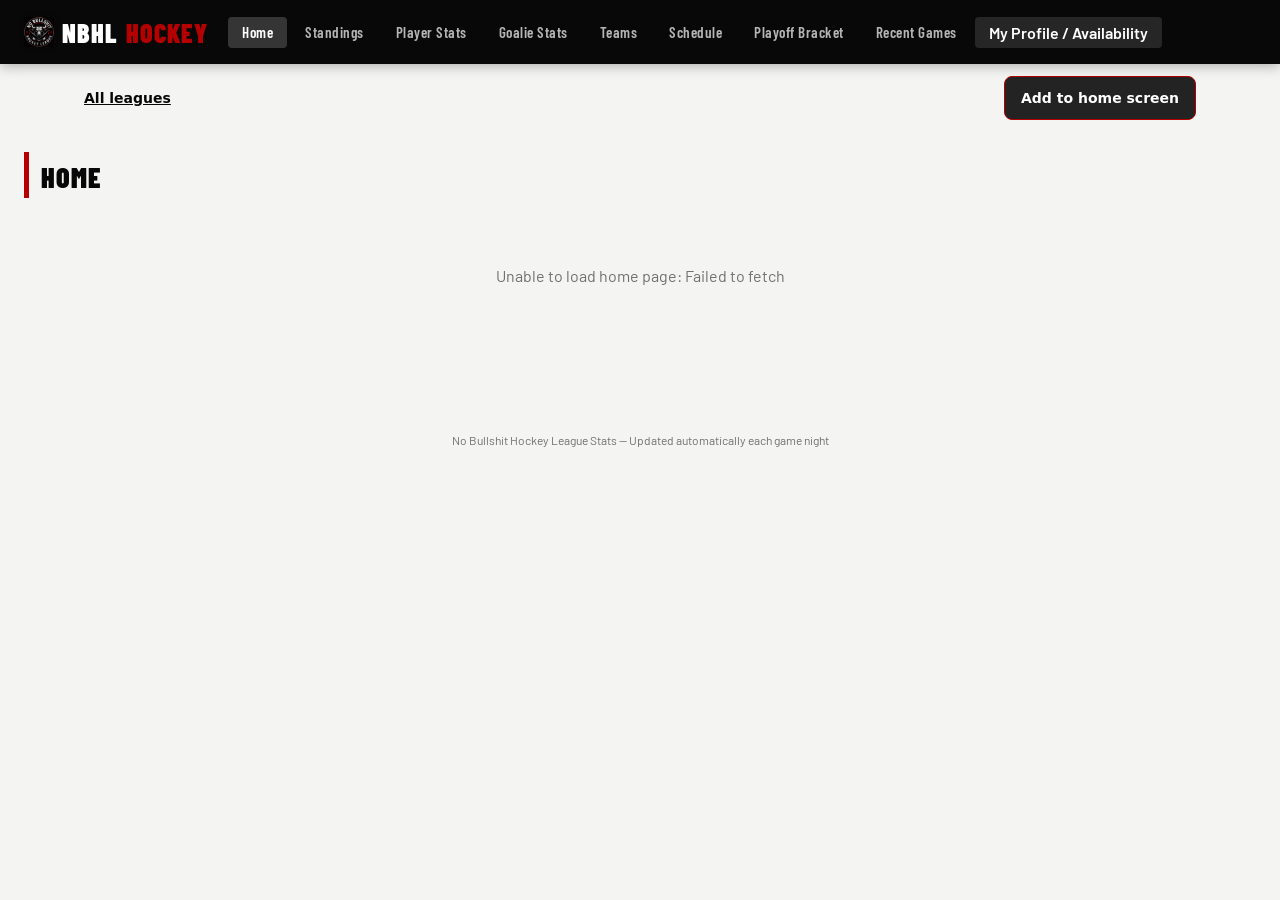
<file: NBHL/index.html>
<!DOCTYPE html>
<html lang="en">
<head>
<meta charset="UTF-8">
<meta name="viewport" content="width=device-width, initial-scale=1.0, viewport-fit=cover">
<title>No Bullshit Hockey League Stats</title>
<link href="https://fonts.googleapis.com/css2?family=Barlow+Condensed:wght@400;600;700;900&family=Barlow:wght@400;500;600&display=swap" rel="stylesheet">
<style>
  :root {
    --teal:    #080808;
    --teal2:   #232323;
    --teal3:   #e7e7e7;
    --ice:     #f4f4f2;
    --white:   #ffffff;
    --grey1:   #eeeeec;
    --grey2:   #c8c8c3;
    --grey3:   #707070;
    --black:   #101010;
    --accent:  #8f0000;
    --gold:    #b40000;
  }
  *, *::before, *::after { box-sizing: border-box; margin: 0; padding: 0; }
  body {
    font-family: 'Barlow', sans-serif;
    background: var(--ice);
    color: var(--black);
    min-height: 100vh;
  }

  /* ── HEADER ── */
  header {
    background: var(--teal);
    padding: 0 24px;
    display: flex;
    align-items: center;
    gap: 20px;
    height: 64px;
    position: sticky;
    top: 0;
    z-index: 100;
    box-shadow: 0 2px 12px rgba(0,0,0,0.3);
  }
  .logo {
    font-family: 'Barlow Condensed', sans-serif;
    font-weight: 900;
    font-size: 26px;
    color: #fff;
    letter-spacing: 1px;
    white-space: nowrap;
    display: flex;
    align-items: center;
    gap: 8px;
  }
  .logo span { color: var(--gold); }
  .league-logo {
    width: 30px;
    height: 30px;
    object-fit: contain;
    flex: 0 0 auto;
    filter: drop-shadow(0 1px 2px rgba(0,0,0,0.35));
  }
  nav {
    display: flex;
    gap: 4px;
    flex: 1;
    overflow-x: auto;
  }
  nav button {
    background: transparent;
    border: none;
    color: rgba(255,255,255,0.7);
    font-family: 'Barlow Condensed', sans-serif;
    font-size: 15px;
    font-weight: 600;
    letter-spacing: 0.5px;
    padding: 6px 14px;
    border-radius: 4px;
    cursor: pointer;
    white-space: nowrap;
    transition: background 0.15s, color 0.15s;
  }
  nav button:hover { background: rgba(255,255,255,0.1); color: #fff; }
  nav button.active { background: rgba(255,255,255,0.18); color: #fff; }
  .mobile-menu-toggle {
    display: none;
    margin-left: auto;
    background: rgba(255,255,255,0.12);
    border: 1px solid rgba(255,255,255,0.32);
    color: #fff;
    border-radius: 5px;
    width: 38px;
    height: 34px;
    font-size: 22px;
    line-height: 1;
    cursor: pointer;
    align-items: center;
    justify-content: center;
  }
  .mobile-menu-toggle:hover { background: rgba(255,255,255,0.2); }

  /* ── MAIN ── */
  main { padding: 24px; max-width: 1600px; margin: 0 auto; padding-top: 20px; }

  /* ── SECTION TITLE ── */
  .section-title {
    font-family: 'Barlow Condensed', sans-serif;
    font-size: 28px;
    font-weight: 900;
    color: var(--teal);
    letter-spacing: 1px;
    margin-bottom: 8px;
    text-transform: uppercase;
    border-left: 5px solid var(--gold);
    padding-left: 12px;
    background: var(--ice);
    padding-top: 8px;
    padding-bottom: 4px;
  }

  /* ── CONTROLS ── */
  .controls {
    display: flex;
    gap: 12px;
    margin-bottom: 14px;
    flex-wrap: wrap;
    align-items: center;
    background: var(--ice);
    padding: 8px 0;
    position: sticky;
    top: 64px;
    z-index: 20;
  }
  .search-box {
    display: flex;
    align-items: center;
    background: #fff;
    border: 1.5px solid var(--grey2);
    border-radius: 6px;
    padding: 6px 12px;
    gap: 8px;
    min-width: 220px;
  }
  .search-box input {
    border: none;
    outline: none;
    font-family: 'Barlow', sans-serif;
    font-size: 14px;
    width: 100%;
    color: var(--black);
    background: transparent;
  }
  .search-icon { color: var(--grey3); font-size: 16px; }
  .filter-label {
    font-size: 13px;
    color: var(--grey3);
    font-weight: 500;
  }
  select.pos-filter {
    border: 1.5px solid var(--grey2);
    border-radius: 6px;
    padding: 7px 10px;
    font-family: 'Barlow', sans-serif;
    font-size: 14px;
    background: #fff;
    color: var(--black);
    cursor: pointer;
    outline: none;
  }
  .record-count {
    font-size: 13px;
    color: var(--grey3);
    margin-left: auto;
  }

  /* ── TABLE WRAPPER ── */
  .table-wrap {
    overflow-x: auto;
    overflow-y: auto;
    max-height: calc(100vh - 180px);
    border-radius: 8px;
    box-shadow: 0 2px 16px rgba(0,0,0,0.08);
    background: #fff;
  }
  .table-wrap thead tr {
    position: sticky;
    top: 0;
    z-index: 5;
  }
  table {
    width: 100%;
    border-collapse: collapse;
    font-size: 13px;
    min-width: 900px;
  }
  table td, table th { min-width: 48px; }
  table th:first-child, table td:first-child { min-width: 36px; max-width: 36px; width: 36px; }
  thead tr {
    background: var(--teal);
    color: #fff;
  }
  thead th {
    font-family: 'Barlow Condensed', sans-serif;
    font-size: 13px;
    font-weight: 700;
    letter-spacing: 0.5px;
    padding: 10px 10px;
    text-align: center;
    white-space: nowrap;
    cursor: pointer;
    user-select: none;
    border-right: 1px solid rgba(255,255,255,0.1);
    transition: background 0.15s;
  }
  thead th:first-child { text-align: left; padding-left: 14px; }
  thead th:hover { background: var(--teal2); }
  thead th.sorted-asc::after  { content: ' ▲'; font-size: 10px; }
  thead th.sorted-desc::after { content: ' ▼'; font-size: 10px; }

  tbody tr { border-bottom: 1px solid #eee; transition: background 0.1s; }
  tbody tr:nth-child(even) { background: var(--grey1); }
  tbody tr:hover { background: var(--teal3) !important; }
  tbody td {
    padding: 8px 10px;
    text-align: center;
    white-space: nowrap;
    color: var(--black);
  }
  tbody td:first-child { text-align: left; padding-left: 14px; font-weight: 600; min-width: 150px; }
  .rank-head,
  .rank-cell {
    color: var(--grey3);
    font-size: 12px;
    width: 24px !important;
    min-width: 24px !important;
    max-width: 24px !important;
    padding-left: 6px !important;
    padding-right: 6px !important;
    text-align: center !important;
  }
  .player-name { font-weight: 600; color: var(--teal); min-width: 150px; display: inline-block; }
  .roster-player-name { color: #111111 !important; }
  .tc-player-name { color: #4169e1 !important; }
  .team-badge { min-width: 40px;
    display: inline-block;
    background: var(--teal3);
    color: var(--teal);
    font-family: 'Barlow Condensed', sans-serif;
    font-weight: 700;
    font-size: 11px;
    padding: 2px 7px;
    border-radius: 3px;
    letter-spacing: 0.5px;
  }
  .pts-cell { font-weight: 700; color: var(--teal); }
  .adv-cell { color: var(--teal2); font-style: italic; font-size: 12px; }
  .pos-badge {
    display: inline-block;
    background: var(--grey2);
    color: var(--grey3);
    font-size: 10px;
    font-weight: 700;
    padding: 1px 5px;
    border-radius: 3px;
    font-family: 'Barlow Condensed', sans-serif;
  }

  /* ── STANDINGS ── */
  .standings-grid {
    display: grid;
    grid-template-columns: 1fr;
    gap: 24px;
    margin-bottom: 32px;
  }
  .division-block { background: #fff; border-radius: 8px; box-shadow: 0 2px 16px rgba(0,0,0,0.08); overflow: hidden; }
  .division-title {
    background: var(--teal);
    color: #fff;
    font-family: 'Barlow Condensed', sans-serif;
    font-size: 18px;
    font-weight: 900;
    letter-spacing: 1px;
    padding: 10px 16px;
    text-transform: uppercase;
  }
  .division-title span { color: var(--gold); margin-right: 6px; }
  .stand-table-wrap { width: 100%; overflow-x: auto; -webkit-overflow-scrolling: touch; }
  .stand-table { width: 100%; border-collapse: collapse; font-size: 13px; }
  .stand-table thead tr { background: var(--teal2); color: #fff; }
  .stand-table thead th {
    font-family: 'Barlow Condensed', sans-serif;
    font-weight: 700;
    padding: 7px 10px;
    text-align: center;
    font-size: 12px;
    letter-spacing: 0.5px;
  }
  .stand-table thead th:first-child { text-align: left; padding-left: 14px; }
  .stand-table tbody tr { border-bottom: 1px solid #eee; }
  .stand-table tbody tr:nth-child(even) { background: var(--grey1); }
  .stand-table tbody td { padding: 8px 10px; text-align: center; color: var(--black); }
  .stand-table tbody td:first-child { text-align: left; padding-left: 14px; font-weight: 600; }
  .stand-table th, .stand-table td { box-sizing: border-box; }
  .stand-team-link {
    border: none;
    background: transparent;
    color: var(--teal);
    font: inherit;
    font-weight: 700;
    cursor: pointer;
    padding: 0;
    text-align: left;
    display: inline-flex;
    align-items: center;
    gap: 7px;
    max-width: 100%;
  }
  .stand-team-link:hover {
    color: var(--teal2);
    text-decoration: underline;
    text-underline-offset: 3px;
  }
  .stand-team-abbr { display: none; }
  .stand-logo {
    width: 22px;
    height: 22px;
    object-fit: contain;
    flex: 0 0 auto;
  }
  .pts-bold { font-weight: 700; color: var(--teal); }

  /* HOME */
  .home-hero {
    background: linear-gradient(135deg, var(--teal), var(--teal2));
    color: #fff;
    border-radius: 8px;
    padding: 24px;
    box-shadow: 0 4px 22px rgba(0,0,0,0.14);
    margin-bottom: 18px;
    display: grid;
    grid-template-columns: minmax(0, 1fr) auto;
    gap: 18px;
    align-items: center;
  }
  .home-title {
    font-family: 'Barlow Condensed', sans-serif;
    font-size: 42px;
    font-weight: 900;
    line-height: 1;
    letter-spacing: 1px;
    text-transform: uppercase;
  }
  .home-subtitle {
    font-size: 16px;
    color: rgba(255,255,255,0.84);
    margin-top: 8px;
    max-width: 820px;
  }
  .home-intro {
    background: rgba(255,255,255,0.12);
    border: 1px solid rgba(255,255,255,0.2);
    border-radius: 8px;
    padding: 14px 16px;
    font-size: 14px;
    line-height: 1.55;
    color: rgba(255,255,255,0.92);
    max-width: 520px;
  }
  .home-metrics {
    display: grid;
    grid-template-columns: repeat(4, minmax(0, 1fr));
    gap: 10px;
    margin-bottom: 22px;
  }
  .home-metric {
    background: #fff;
    border-radius: 8px;
    border: 1px solid var(--grey2);
    padding: 13px 16px;
    box-shadow: 0 2px 12px rgba(0,0,0,0.06);
  }
  .home-metric-value {
    font-family: 'Barlow Condensed', sans-serif;
    font-size: 28px;
    font-weight: 900;
    color: var(--teal);
    line-height: 1;
  }
  .home-metric-label {
    color: var(--grey3);
    font-family: 'Barlow Condensed', sans-serif;
    font-size: 12px;
    font-weight: 800;
    letter-spacing: 0.7px;
    text-transform: uppercase;
    margin-top: 4px;
  }
  .leader-grid {
    display: grid;
    grid-template-columns: repeat(4, minmax(0, 1fr));
    gap: 14px;
  }
  .leader-card {
    background: #fff;
    border-radius: 8px;
    border: 1px solid var(--grey2);
    box-shadow: 0 2px 14px rgba(0,0,0,0.07);
    overflow: hidden;
  }
  .leader-card-title {
    background: var(--teal);
    color: #fff;
    font-family: 'Barlow Condensed', sans-serif;
    font-size: 16px;
    font-weight: 900;
    letter-spacing: 0.8px;
    text-transform: uppercase;
    padding: 9px 12px;
  }
  .leader-row {
    display: grid;
    grid-template-columns: 22px 28px minmax(0, 1fr) auto;
    gap: 8px;
    align-items: center;
    min-height: 38px;
    padding: 8px 10px;
    border-bottom: 1px solid #eee;
  }
  .leader-row:last-child { border-bottom: none; }
  .leader-rank {
    color: var(--gold);
    font-family: 'Barlow Condensed', sans-serif;
    font-size: 16px;
    font-weight: 900;
  }
  .leader-logo {
    width: 24px;
    height: 24px;
    object-fit: contain;
  }
  .leader-name {
    min-width: 0;
    color: var(--teal);
    font-weight: 800;
    overflow: hidden;
    text-overflow: ellipsis;
    white-space: nowrap;
  }
  .leader-team {
    color: var(--grey3);
    font-size: 10px;
    font-weight: 800;
    text-transform: uppercase;
    margin-top: 1px;
  }
  .leader-value {
    font-family: 'Barlow Condensed', sans-serif;
    color: var(--teal);
    font-size: 22px;
    font-weight: 900;
    white-space: nowrap;
  }
  .leader-empty {
    color: var(--grey3);
    padding: 14px;
    font-size: 13px;
  }

  /* ── TEAM TABS ── */
  .team-nav { display: flex; gap: 6px; flex-wrap: wrap; margin-bottom: 16px; }
  .team-btn {
    background: #fff;
    border: 1.5px solid var(--grey2);
    border-radius: 5px;
    padding: 5px 12px;
    font-family: 'Barlow Condensed', sans-serif;
    font-weight: 700;
    font-size: 14px;
    cursor: pointer;
    color: var(--teal);
    transition: all 0.15s;
    letter-spacing: 0.5px;
    display: inline-flex;
    align-items: center;
    gap: 7px;
  }
  .team-btn:hover { background: var(--teal3); border-color: var(--teal); }
  .team-btn.active { background: var(--teal); color: #fff; border-color: var(--teal); }
  .team-btn-logo {
    width: 22px;
    height: 22px;
    object-fit: contain;
    flex: 0 0 auto;
  }
  .team-banner {
    background: var(--teal);
    color: #fff;
    font-family: 'Barlow Condensed', sans-serif;
    padding: 14px 18px;
    border-radius: 8px 8px 0 0;
    display: flex;
    align-items: center;
    gap: 12px;
    justify-content: space-between;
    flex-wrap: wrap;
  }
  .team-banner-main {
    display: flex;
    align-items: center;
    gap: 12px;
    min-width: 220px;
  }
  .team-banner-logo {
    width: 46px;
    height: 46px;
    object-fit: contain;
    flex: 0 0 auto;
    filter: drop-shadow(0 2px 4px rgba(0,0,0,0.35));
  }
  .team-banner-name {
    font-size: 24px;
    font-weight: 900;
    letter-spacing: 1.5px;
    text-transform: uppercase;
    line-height: 1;
  }
  .team-banner-record {
    color: rgba(255,255,255,0.82);
    font-size: 13px;
    font-weight: 800;
    letter-spacing: 0.8px;
    margin-top: 5px;
    text-transform: uppercase;
  }
  .team-banner-cap {
    background: rgba(255,255,255,0.12);
    border: 1px solid rgba(255,255,255,0.22);
    border-radius: 6px;
    padding: 8px 12px;
    text-align: right;
    min-width: 138px;
  }
  .team-banner-cap-label {
    color: rgba(255,255,255,0.72);
    font-size: 10px;
    font-weight: 800;
    letter-spacing: 1px;
    text-transform: uppercase;
  }
  .team-banner-cap-value {
    color: var(--gold);
    font-size: 22px;
    font-weight: 900;
    letter-spacing: 0.7px;
    margin-top: 2px;
  }
  .team-management {
    display: grid;
    grid-template-columns: repeat(3, minmax(0, 1fr));
    gap: 10px;
    padding: 12px 14px;
    background: #fff;
    border-bottom: 1px solid var(--grey2);
  }
  .team-management-card {
    background: var(--teal3);
    border: 1px solid var(--grey2);
    border-radius: 6px;
    padding: 10px 12px;
    min-width: 0;
  }
  .team-management-role {
    color: var(--grey3);
    font-size: 10px;
    font-weight: 900;
    letter-spacing: 1.2px;
    text-transform: uppercase;
  }
  .team-management-name {
    color: var(--teal);
    font-family: 'Barlow Condensed', sans-serif;
    font-size: 18px;
    font-weight: 900;
    margin-top: 3px;
    overflow: hidden;
    text-overflow: ellipsis;
    white-space: nowrap;
  }
  .subsection-label {
    background: var(--teal3);
    color: var(--teal);
    font-family: 'Barlow Condensed', sans-serif;
    font-weight: 700;
    font-size: 13px;
    letter-spacing: 1px;
    padding: 6px 14px;
    text-transform: uppercase;
  }
  .subsection-note {
    color: var(--grey3);
    font-size: 12px;
    font-weight: 600;
    letter-spacing: 0;
    text-transform: none;
    margin-left: 6px;
  }
  .totals-row td { background: var(--grey2) !important; font-weight: 700; color: var(--black) !important; }

  /* ── LOADING / EMPTY ── */
  .loading {
    text-align: center;
    padding: 60px 20px;
    color: var(--grey3);
    font-size: 16px;
  }
  .spinner {
    width: 36px; height: 36px;
    border: 3px solid var(--grey2);
    border-top-color: var(--teal);
    border-radius: 50%;
    animation: spin 0.8s linear infinite;
    margin: 0 auto 16px;
  }
  @keyframes spin { to { transform: rotate(360deg); } }

  /* ── PAGE VISIBILITY ── */
  .page { display: none; }
  .page.active { display: block; }

  /* ── FOOTER ── */
  footer {
    text-align: center;
    padding: 24px;
    color: var(--grey3);
    font-size: 12px;
    margin-top: 40px;
  }

  /* ── PLAYER CARD MODAL ── */
  .modal-overlay {
    display: none;
    position: fixed;
    inset: 0;
    background: rgba(0,0,0,0.55);
    z-index: 1000;
    align-items: center;
    justify-content: center;
    padding: 20px;
  }
  .modal-overlay.open { display: flex; }
  .modal-card {
    background: #fff;
    border-radius: 12px;
    width: 100%;
    max-width: 700px;
    max-height: 90vh;
    overflow-y: auto;
    box-shadow: 0 8px 48px rgba(0,0,0,0.3);
    animation: slideUp 0.2s ease;
  }
  @keyframes slideUp {
    from { transform: translateY(30px); opacity: 0; }
    to   { transform: translateY(0);    opacity: 1; }
  }
  .modal-header {
    background: var(--teal);
    color: #fff;
    padding: 20px 24px 16px;
    border-radius: 12px 12px 0 0;
    position: relative;
  }
  .modal-name {
    font-family: 'Barlow Condensed', sans-serif;
    font-size: 28px;
    font-weight: 900;
    letter-spacing: 1px;
    text-transform: uppercase;
  }
  .modal-meta {
    font-size: 13px;
    color: rgba(255,255,255,0.75);
    margin-top: 4px;
    display: flex;
    gap: 16px;
    flex-wrap: wrap;
  }
  .modal-meta span { display: flex; align-items: center; gap: 5px; }
  .ovr-badge {
    color: var(--gold);
    font-family: 'Barlow Condensed', sans-serif;
    font-size: 15px;
    font-weight: 900;
    letter-spacing: 0.8px;
    text-transform: uppercase;
  }
  .ovr-badge strong {
    color: var(--gold);
    font-size: 18px;
    line-height: 1;
  }
  .modal-close {
    position: absolute;
    top: 16px; right: 18px;
    background: rgba(255,255,255,0.15);
    border: none;
    color: #fff;
    font-size: 20px;
    width: 32px; height: 32px;
    border-radius: 50%;
    cursor: pointer;
    display: flex; align-items: center; justify-content: center;
    transition: background 0.15s;
  }
  .modal-close:hover { background: rgba(255,255,255,0.3); }
  .modal-body { padding: 20px 24px 24px; }
  .player-card-tabs {
    display: flex;
    gap: 8px;
    margin: -4px 0 18px;
    border-bottom: 1px solid var(--grey2);
  }
  .player-card-tab {
    border: none;
    background: transparent;
    color: var(--grey3);
    font-family: 'Barlow Condensed', sans-serif;
    font-size: 14px;
    font-weight: 800;
    letter-spacing: 0.8px;
    text-transform: uppercase;
    padding: 8px 4px 10px;
    cursor: pointer;
    border-bottom: 3px solid transparent;
  }
  .player-card-tab.active {
    color: var(--teal);
    border-bottom-color: var(--teal);
  }
  .player-card-panel { display: none; }
  .player-card-panel.active { display: block; }
  .player-games-list .date-group { margin-bottom: 18px; }
  .player-team-splits {
    display: flex;
    gap: 8px;
    flex-wrap: wrap;
    align-items: center;
    margin: -4px 0 16px;
    padding-bottom: 12px;
    border-bottom: 1px solid var(--grey2);
  }
  .player-split-btn {
    border: 1px solid var(--grey2);
    background: var(--ice);
    color: var(--teal);
    border-radius: 7px;
    padding: 6px 10px;
    min-height: 36px;
    display: inline-flex;
    align-items: center;
    gap: 7px;
    font-family: 'Barlow Condensed', sans-serif;
    font-size: 13px;
    font-weight: 800;
    letter-spacing: 0.5px;
    cursor: pointer;
    text-transform: uppercase;
  }
  .player-split-btn.active {
    background: var(--teal3);
    border-color: var(--teal);
    box-shadow: inset 0 0 0 1px rgba(26,82,118,0.12);
  }
  .player-split-logo {
    width: 24px;
    height: 24px;
    object-fit: contain;
    flex: 0 0 auto;
  }
  .position-breakdown {
    margin: 0 0 12px;
    min-height: 126px;
    display: flex;
    align-items: center;
    justify-content: space-between;
    gap: 20px;
    padding-left: 10px;
    padding-right: 18px;
  }
  .position-summary {
    display: flex;
    align-items: center;
    gap: 14px;
    min-width: 220px;
  }
  .position-summary-logo {
    width: 72px;
    height: 72px;
    object-fit: contain;
    flex: 0 0 auto;
    filter: drop-shadow(0 3px 5px rgba(0,0,0,0.16));
  }
  .position-summary-text {
    display: grid;
    gap: 5px;
  }
  .position-summary-kicker {
    color: var(--grey3);
    font-family: 'Barlow Condensed', sans-serif;
    font-size: 12px;
    font-weight: 900;
    letter-spacing: 1.2px;
    text-transform: uppercase;
  }
  .position-summary-skill {
    color: var(--teal);
    font-family: 'Barlow Condensed', sans-serif;
    font-size: 22px;
    font-weight: 900;
    letter-spacing: 0.4px;
    line-height: 1;
    text-transform: uppercase;
  }
  .position-summary-team {
    color: var(--black);
    font-size: 12px;
    font-weight: 700;
  }
  .position-chart-wrap {
    position: relative;
    width: 150px;
    height: 126px;
    flex: 0 0 auto;
  }
  .position-chart {
    position: absolute;
    left: 15px;
    top: 4px;
    width: 122px;
    height: 122px;
    border-radius: 50%;
    background: conic-gradient(var(--grey2) 0 100%);
    box-shadow: inset 0 0 0 1px rgba(255,255,255,0.35);
    cursor: help;
    overflow: hidden;
  }
  .position-hover-dim,
  .position-hover-slice {
    position: absolute;
    inset: 0;
    border-radius: 50%;
    opacity: 0;
    pointer-events: none;
    transition: opacity 0.12s ease;
  }
  .position-hover-dim {
    background: rgba(0,0,0,0.34);
    z-index: 1;
  }
  .position-hover-slice {
    background: conic-gradient(
      transparent 0deg var(--hover-start, 0deg),
      var(--hover-color, transparent) var(--hover-start, 0deg) var(--hover-end, 0deg),
      transparent var(--hover-end, 0deg) 360deg
    );
    filter: drop-shadow(0 0 5px rgba(255,255,255,0.35));
    z-index: 2;
  }
  .position-chart.slice-hovered .position-hover-dim,
  .position-chart.slice-hovered .position-hover-slice { opacity: 1; }
  .position-center-label {
    position: absolute;
    left: 50%;
    top: 50%;
    transform: translate(-50%, -50%);
    z-index: 3;
    color: #fff;
    font-family: 'Barlow Condensed', sans-serif;
    font-size: 14px;
    font-weight: 900;
    letter-spacing: 0.8px;
    line-height: 1;
    text-transform: uppercase;
    text-align: center;
    text-shadow: 0 1px 3px rgba(0,0,0,0.72);
    pointer-events: none;
  }
  @media (max-width: 560px) {
    .position-breakdown {
      margin-top: 0;
      margin-bottom: 14px;
      min-height: 178px;
      padding-right: 0;
      padding-left: 0;
      justify-content: center;
      flex-direction: column;
      gap: 8px;
    }
    .position-summary {
      min-width: 0;
      width: 100%;
      justify-content: center;
    }
    .position-summary-logo {
      width: 54px;
      height: 54px;
    }
    .position-summary-skill { font-size: 18px; }
    .position-chart-wrap { width: 128px; height: 112px; }
    .position-chart {
      left: 14px;
      top: 6px;
      width: 104px;
      height: 104px;
    }
    .position-center-label { font-size: 12px; }
  }
  .stat-section-title {
    font-family: 'Barlow Condensed', sans-serif;
    font-size: 13px;
    font-weight: 700;
    letter-spacing: 1.5px;
    text-transform: uppercase;
    color: var(--grey3);
    margin: 18px 0 10px;
    padding-bottom: 4px;
    border-bottom: 1px solid var(--grey2);
  }
  .stat-section-title:first-child { margin-top: 0; }
  .stat-grid {
    display: grid;
    grid-template-columns: repeat(auto-fill, minmax(110px, 1fr));
    gap: 10px;
  }
  .stat-box {
    background: var(--ice);
    border-radius: 8px;
    padding: 10px 12px;
    text-align: center;
    border: 1px solid var(--grey2);
  }
  .stat-box.highlight { background: var(--teal3); border-color: var(--teal); }
  .stat-box.advanced  { background: #fef9f0; border-color: #f39c12; }
  .stat-val {
    font-family: 'Barlow Condensed', sans-serif;
    font-size: 26px;
    font-weight: 900;
    color: var(--teal);
    line-height: 1;
  }
  .stat-box.highlight .stat-val { color: var(--teal); }
  .stat-box.advanced  .stat-val { color: var(--gold); }
  .stat-lbl {
    font-size: 10px;
    font-weight: 600;
    color: var(--grey3);
    text-transform: uppercase;
    letter-spacing: 0.5px;
    margin-top: 4px;
  }
  .player-name.clickable {
    cursor: pointer;
    text-decoration: underline;
    text-decoration-style: dotted;
    text-underline-offset: 3px;
  }
  .player-name.clickable:hover { color: var(--teal2); }

  /* ── RECENT GAMES ── */
  .games-grid { display: flex; flex-direction: column; gap: 10px; }
  .game-card {
    background: #fff;
    border-radius: 8px;
    box-shadow: 0 2px 12px rgba(0,0,0,0.07);
    padding: 14px 20px;
    display: flex;
    align-items: center;
    gap: 0;
    cursor: pointer;
    border: 1.5px solid transparent;
    transition: border-color 0.15s, box-shadow 0.15s;
    max-width: 100%;
    overflow: hidden;
  }
  .game-card:hover { border-color: var(--teal); box-shadow: 0 4px 20px rgba(26,82,118,0.15); }
  .game-date {
    font-size: 11px;
    color: var(--grey3);
    min-width: 120px;
    font-weight: 500;
    display: flex;
    flex-direction: column;
    align-items: flex-start;
    gap: 3px;
  }
  .game-phase-label {
    display: inline-flex;
    align-items: center;
    min-height: 18px;
    padding: 2px 6px;
    border-radius: 3px;
    background: var(--highlight);
    color: #111;
    font-family: 'Barlow Condensed', sans-serif;
    font-size: 10px;
    font-weight: 900;
    line-height: 1;
    text-transform: uppercase;
  }
  .game-teams {
    flex: 1;
    display: flex;
    align-items: center;
    justify-content: center;
    gap: 16px;
    min-width: 0;
  }
  .game-team {
    display: flex;
    flex-direction: column;
    align-items: center;
    gap: 4px;
    min-width: 140px;
    max-width: 100%;
  }
  .game-team-logo {
    width: 38px;
    height: 38px;
    object-fit: contain;
    flex: 0 0 auto;
    filter: drop-shadow(0 1px 2px rgba(0,0,0,0.18));
  }
  .game-team-name {
    font-family: 'Barlow Condensed', sans-serif;
    font-size: 15px;
    font-weight: 700;
    color: var(--black);
    text-align: center;
    letter-spacing: 0.3px;
    max-width: 100%;
    overflow-wrap: anywhere;
    line-height: 1.1;
  }
  .game-team-name.winner { color: var(--teal); }
  .game-score-wrap {
    display: flex;
    align-items: center;
    gap: 12px;
  }
  .game-score {
    font-family: 'Barlow Condensed', sans-serif;
    font-size: 36px;
    font-weight: 900;
    color: var(--teal);
    line-height: 1;
    min-width: 40px;
    text-align: center;
  }
  .game-score.loser { color: var(--grey2); }
  .game-sep {
    font-family: 'Barlow Condensed', sans-serif;
    font-size: 20px;
    color: var(--grey3);
    font-weight: 400;
  }
  .game-badge {
    display: flex;
    gap: 6px;
    font-size: 10px;
  }
  .badge {
    background: var(--teal3);
    color: var(--teal);
    font-weight: 700;
    padding: 2px 7px;
    border-radius: 10px;
    font-family: 'Barlow Condensed', sans-serif;
    letter-spacing: 0.5px;
    font-size: 11px;
  }
  .badge.ot   { background: #fef9f0; color: var(--gold); }
  .badge.lgot { background: #fdf2f2; color: var(--accent); }
  .badge.forfeit { background: #111; color: #fff; }
  .game-arrow {
    color: var(--grey3);
    font-size: 18px;
    margin-left: 12px;
  }
  .game-card-actions {
    display: flex;
    gap: 6px;
    align-items: center;
    flex: 0 0 auto;
  }

  @media (max-width: 640px) {
    header {
      height: 58px;
      padding: 0 12px;
      gap: 10px;
    }
    .logo {
      font-size: 22px;
    }
    .league-logo {
      width: 26px;
      height: 26px;
    }
    .mobile-menu-toggle {
      display: inline-flex;
    }
    nav {
      display: none;
      position: absolute;
      top: 58px;
      left: 0;
      right: 0;
      background: var(--teal);
      border-top: 1px solid rgba(255,255,255,0.18);
      box-shadow: 0 10px 18px rgba(0,0,0,0.26);
      padding: 8px 10px 10px;
      flex-direction: column;
      gap: 4px;
      overflow-x: visible;
    }
    header.menu-open nav {
      display: flex;
    }
    nav button {
      width: 100%;
      text-align: left;
      padding: 10px 12px;
      font-size: 17px;
      border-radius: 5px;
    }
    nav button.active {
      background: rgba(255,255,255,0.22);
      color: #fff;
    }
    .controls {
      top: 58px;
    }
    main { padding: 14px 10px; }
    .home-hero {
      grid-template-columns: 1fr;
      gap: 12px;
      padding: 16px;
      margin-bottom: 12px;
    }
    .home-title {
      font-size: 30px;
    }
    .home-subtitle {
      font-size: 14px;
      line-height: 1.35;
    }
    .home-intro {
      max-width: none;
      padding: 12px;
      font-size: 13px;
    }
    .home-metrics {
      grid-template-columns: repeat(2, minmax(0, 1fr));
      gap: 8px;
      margin-bottom: 14px;
    }
    .home-metric {
      min-width: 0;
      padding: 11px 10px;
    }
    .home-metric-value {
      font-size: 23px;
      line-height: 1.05;
      overflow-wrap: anywhere;
    }
    .home-metric-label {
      font-size: 11px;
      letter-spacing: 0.4px;
    }
    .leader-grid {
      grid-template-columns: 1fr;
      gap: 10px;
    }
    .leader-card-title {
      font-size: 15px;
      padding: 8px 10px;
    }
    .leader-row {
      grid-template-columns: 20px 26px minmax(0, 1fr) max-content;
      gap: 7px;
      padding: 8px 9px;
    }
    .leader-logo {
      width: 23px;
      height: 23px;
    }
    .leader-name {
      font-size: 13px;
    }
    .leader-value {
      font-size: 20px;
    }
    .standings-grid {
      gap: 14px;
    }
    .division-title {
      font-size: 16px;
      padding: 9px 10px;
    }
    .stand-table {
      table-layout: fixed;
      font-size: 12px;
    }
    .stand-table thead th {
      padding: 6px 2px;
      font-size: 10px;
      letter-spacing: 0;
    }
    .stand-table tbody td {
      padding: 7px 2px;
    }
    .stand-table thead th:first-child,
    .stand-table tbody td:first-child {
      width: 24%;
      padding-left: 7px;
      padding-right: 2px;
    }
    .stand-table thead th:not(:first-child),
    .stand-table tbody td:not(:first-child) {
      width: 10.85%;
    }
    .stand-team-link {
      max-width: 100%;
      overflow: hidden;
      text-overflow: ellipsis;
      white-space: nowrap;
      font-size: 12px;
      gap: 4px;
    }
    .stand-logo {
      width: 18px;
      height: 18px;
    }
    .stand-team-full {
      display: none;
    }
    .stand-team-abbr {
      display: inline;
    }
    .game-card {
      display: grid;
      grid-template-columns: 1fr;
      gap: 8px;
      padding: 12px;
    }
    .game-card .game-date {
      min-width: 0;
      width: 100%;
      text-align: center;
      font-size: 13px;
      align-items: center;
    }
    .game-teams {
      display: grid;
      grid-template-columns: minmax(0, 1fr) auto minmax(0, 1fr);
      gap: 8px;
      width: 100%;
    }
    .game-team {
      min-width: 0;
      width: 100%;
    }
    .game-team-name {
      font-size: 13px;
    }
    .game-team-logo {
      width: 32px;
      height: 32px;
    }
    .game-score-wrap {
      gap: 6px;
      align-self: center;
    }
    .game-score {
      font-size: 30px;
      min-width: 24px;
    }
    .game-sep {
      font-size: 16px;
    }
    .game-card-actions {
      justify-content: center;
      width: 100%;
    }
    .game-arrow {
      display: none;
    }
  }

  @media (max-width: 390px) {
    .home-metrics {
      grid-template-columns: 1fr;
    }
    .home-title {
      font-size: 28px;
    }
    .leader-row {
      grid-template-columns: 18px 24px minmax(0, 1fr) max-content;
      gap: 6px;
      padding-left: 8px;
      padding-right: 8px;
    }
    .leader-value {
      font-size: 18px;
    }
  }

  /* ── BOX SCORE MODAL ── */
  .box-modal-overlay {
    display: none;
    position: fixed;
    inset: 0;
    background: rgba(0,0,0,0.6);
    z-index: 2000;
    align-items: flex-start;
    justify-content: center;
    padding: 20px;
    overflow-y: auto;
  }
  .box-modal-overlay.open { display: flex; }
  .box-modal {
    background: #fff;
    border-radius: 12px;
    width: 100%;
    max-width: 1100px;
    margin: auto;
    box-shadow: 0 8px 48px rgba(0,0,0,0.3);
    animation: slideUp 0.2s ease;
    overflow: hidden;
  }
  .box-header {
    background: var(--teal);
    color: #fff;
    padding: 18px 24px;
    position: relative;
  }
  .box-scoreline {
    font-family: 'Barlow Condensed', sans-serif;
    font-size: 30px;
    font-weight: 900;
    letter-spacing: 1px;
    text-align: center;
  }
  .box-meta {
    text-align: center;
    font-size: 12px;
    color: rgba(255,255,255,0.7);
    margin-top: 4px;
  }
  .box-close {
    position: absolute;
    top: 14px; right: 18px;
    background: rgba(255,255,255,0.15);
    border: none; color: #fff;
    font-size: 18px; width: 30px; height: 30px;
    border-radius: 50%; cursor: pointer;
    display: flex; align-items: center; justify-content: center;
  }
  .box-close:hover { background: rgba(255,255,255,0.3); }
  .box-body { padding: 0 0 20px; }
  .box-team-section {
    padding: 0 20px 16px;
  }
  .box-team-label {
    font-family: 'Barlow Condensed', sans-serif;
    font-size: 16px;
    font-weight: 900;
    color: var(--teal);
    letter-spacing: 1px;
    text-transform: uppercase;
    padding: 14px 0 8px;
    border-bottom: 2px solid var(--teal3);
    margin-bottom: 8px;
  }
  .box-table-wrap { overflow-x: auto; }
  .box-table {
    width: 100%;
    border-collapse: collapse;
    font-size: 12px;
    min-width: 600px;
  }
  .box-table thead tr { background: var(--teal2); color: #fff; }
  .box-table thead th {
    font-family: 'Barlow Condensed', sans-serif;
    font-weight: 700;
    padding: 7px 8px;
    text-align: center;
    white-space: nowrap;
    font-size: 12px;
  }
  .box-table thead th:first-child { text-align: left; padding-left: 12px; }
  .box-table tbody tr { border-bottom: 1px solid #eee; }
  .box-table tbody tr:nth-child(even) { background: var(--grey1); }
  .box-table tbody td { padding: 7px 8px; text-align: center; color: var(--black); white-space: nowrap; }
  .box-table tbody td:first-child { text-align: left; padding-left: 12px; font-weight: 600; color: var(--teal); }
  .box-divider { height: 1px; background: var(--grey2); margin: 0 20px; }

  /* ── DATE GROUPS ── */
  .date-group { margin-bottom: 28px; }
  .date-header {
    font-family: 'Barlow Condensed', sans-serif;
    font-size: 18px;
    font-weight: 900;
    color: var(--teal);
    letter-spacing: 0.5px;
    padding: 10px 0 10px;
    border-bottom: 3px solid var(--teal);
    margin-bottom: 12px;
    text-transform: uppercase;
  }
  .game-card .game-date {
    font-size: 12px;
    color: var(--grey3);
    min-width: 55px;
    font-weight: 600;
    font-family: 'Barlow Condensed', sans-serif;
  }

  /* PLAYOFF BRACKET */
  .bracket-stage {
    background: radial-gradient(circle at center, rgba(255,255,255,0.16), rgba(26,82,118,0.92));
    border-radius: 8px;
    padding: 22px;
    color: #fff;
    overflow-x: auto;
    box-shadow: 0 8px 30px rgba(0,0,0,0.18);
  }
  .bracket-hero {
    text-align: center;
    margin-bottom: 18px;
  }
  .bracket-title {
    font-family: 'Barlow Condensed', sans-serif;
    font-size: 48px;
    font-weight: 900;
    letter-spacing: 2px;
    line-height: 1;
    text-transform: uppercase;
    text-shadow: 0 3px 8px rgba(0,0,0,0.35);
  }
  .bracket-subtitle {
    font-family: 'Barlow Condensed', sans-serif;
    font-size: 18px;
    font-weight: 800;
    color: var(--gold);
    letter-spacing: 1px;
    margin-top: 4px;
    text-transform: uppercase;
  }
  .bracket-board {
    display: grid;
    grid-template-columns: minmax(430px, 1fr) minmax(190px, 0.44fr) minmax(430px, 1fr);
    gap: 22px;
    min-width: 1050px;
    align-items: center;
  }
  .bracket-play-in {
    margin-bottom: 26px;
    padding: 14px;
    border: 1px solid rgba(255,255,255,0.28);
    background: rgba(0,0,0,0.22);
  }
  .bracket-play-in-title {
    font-family: 'Barlow Condensed', sans-serif;
    font-size: 20px;
    font-weight: 900;
    color: var(--gold);
    text-align: center;
    text-transform: uppercase;
    letter-spacing: 1px;
    margin-bottom: 12px;
  }
  .bracket-play-in-grid {
    display: grid;
    grid-template-columns: repeat(auto-fit, minmax(220px, 1fr));
    gap: 14px;
  }
  .bracket-play-in.reference {
    margin: 26px 0 0;
    padding: 10px 12px;
    background: rgba(0,0,0,0.14);
    border-color: rgba(255,255,255,0.18);
  }
  .bracket-play-in.reference .bracket-play-in-title {
    font-size: 16px;
    color: rgba(255,255,255,0.72);
    margin-bottom: 8px;
  }
  .bracket-play-in.reference .bracket-play-in-grid {
    grid-template-columns: repeat(auto-fit, minmax(190px, 1fr));
    gap: 10px;
  }
  .bracket-play-in.reference .bracket-team {
    min-height: 32px;
  }
  .bracket-play-in.reference .bracket-series-games {
    display: none;
  }
  .bracket-side {
    display: flex;
    gap: 14px;
    align-items: stretch;
  }
  .bracket-side.west { flex-direction: row-reverse; }
  .bracket-round {
    flex: 1;
    display: flex;
    flex-direction: column;
    justify-content: space-around;
    gap: 18px;
  }
  .bracket-round-title {
    font-family: 'Barlow Condensed', sans-serif;
    font-size: 13px;
    font-weight: 800;
    letter-spacing: 1px;
    color: rgba(255,255,255,0.72);
    text-transform: uppercase;
    text-align: center;
  }
  .bracket-matchup {
    display: flex;
    flex-direction: column;
    gap: 5px;
    min-height: 74px;
    justify-content: center;
  }
  .bracket-team {
    display: grid;
    grid-template-columns: 22px 30px minmax(54px, 1fr) 28px;
    align-items: center;
    gap: 6px;
    min-height: 38px;
    background: rgba(0,0,0,0.52);
    border: 1px solid rgba(255,255,255,0.55);
    box-shadow: inset 0 0 18px rgba(255,255,255,0.08);
    padding: 4px 6px;
    transition: border-color 140ms ease, background 140ms ease, transform 140ms ease;
  }
  .bracket-team:hover {
    border-color: rgba(255,255,255,0.9);
    background: rgba(0,0,0,0.68);
    transform: translateY(-1px);
  }
  .bracket-team.winner {
    border-color: var(--gold);
    background: rgba(243,156,18,0.22);
    box-shadow: inset 0 0 18px rgba(243,156,18,0.14), 0 0 0 1px rgba(243,156,18,0.18);
  }
  .bracket-seed {
    color: rgba(255,255,255,0.72);
    font-family: 'Barlow Condensed', sans-serif;
    font-weight: 800;
  }
  .bracket-name {
    font-family: 'Barlow Condensed', sans-serif;
    font-size: 15px;
    font-weight: 800;
    letter-spacing: 0.4px;
    text-transform: uppercase;
    overflow: hidden;
    text-overflow: ellipsis;
    white-space: nowrap;
  }
  .bracket-name-abbr { display: none; }
  .bracket-logo {
    width: 30px;
    height: 30px;
    display: grid;
    place-items: center;
  }
  .bracket-team-logo {
    display: block;
    width: 28px;
    height: 28px;
    object-fit: contain;
    filter: drop-shadow(0 1px 2px rgba(0,0,0,0.5));
  }
  .bracket-logo-placeholder {
    color: rgba(255,255,255,0.32);
    font-family: 'Barlow Condensed', sans-serif;
    font-weight: 800;
  }
  .bracket-wins {
    font-family: 'Barlow Condensed', sans-serif;
    font-size: 22px;
    font-weight: 900;
    color: #fff;
    text-align: right;
  }
  .bracket-series-meta {
    font-family: 'Barlow Condensed', sans-serif;
    font-size: 12px;
    font-weight: 700;
    color: rgba(255,255,255,0.78);
    text-align: center;
    letter-spacing: 0.3px;
    line-height: 1.2;
  }
  .bracket-series-games {
    font-size: 10px;
    color: rgba(255,255,255,0.55);
    margin-top: 2px;
    word-break: break-word;
  }
  .bracket-finals {
    display: flex;
    flex-direction: column;
    align-items: center;
    gap: 16px;
  }
  .bracket-finals-label {
    font-family: 'Barlow Condensed', sans-serif;
    font-size: 24px;
    font-weight: 900;
    letter-spacing: 1px;
    text-transform: uppercase;
  }
  .bracket-finals .bracket-matchup {
    width: 100%;
  }
  @media (max-width: 760px) {
    .bracket-stage { padding: 14px; }
    .bracket-title { font-size: 34px; }
    .bracket-board {
      grid-template-columns: 340px 180px 340px;
      min-width: 900px;
      gap: 12px;
    }
    .bracket-side { gap: 10px; }
    .bracket-round { gap: 12px; }
    .bracket-team {
      grid-template-columns: 18px 28px minmax(38px, 1fr) 24px;
      gap: 4px;
      padding: 3px 4px;
    }
    .bracket-logo { width: 28px; height: 28px; }
    .bracket-team-logo { width: 26px; height: 26px; }
    .bracket-name-full { display: none; }
    .bracket-name-abbr { display: inline; }
    .bracket-name { font-size: 14px; }
    .bracket-wins { font-size: 20px; }
    .bracket-play-in-grid { grid-template-columns: repeat(auto-fit, minmax(170px, 1fr)); }
    .team-banner { align-items: stretch; }
    .team-banner-main { width: 100%; }
    .team-banner-cap {
      width: 100%;
      text-align: left;
    }
    .team-management {
      grid-template-columns: 1fr;
    }
  }
/* Latest posted game night */
.score-bar { background: var(--white); border-bottom: 3px solid var(--gold); }
.score-bar[hidden] { display: none; }
.score-bar-inner { max-width: 1440px; margin: auto; display: flex; align-items: stretch; padding: 0 20px; gap: 16px; }
.score-bar-heading { flex: 0 0 155px; display: flex; justify-content: center; flex-direction: column; gap: 4px; padding: 12px 0; }
.score-bar-heading strong { font: 700 19px 'Barlow Condensed', sans-serif; text-transform: uppercase; color: var(--teal); }
.score-bar-heading span { font-size: 12px; color: var(--black); }
.score-bar-viewport { flex: 1; min-width: 0; overflow-x: auto; scrollbar-width: thin; scrollbar-color: var(--grey2) transparent; }
.score-bar-track, .score-bar-group { display: flex; width: max-content; }
.score-bar-card { display: block; flex: 0 0 184px; width: 184px; border-left: 1px solid var(--grey2); padding: 10px 15px; color: var(--black); text-decoration: none; }
.score-bar-card:hover, .score-bar-card:focus-visible { background: var(--grey1); outline: 2px solid var(--gold); outline-offset: -2px; }
.score-bar-status { display: block; font-size: 10px; font-weight: 700; color: var(--grey3); letter-spacing: .6px; margin-bottom: 5px; }
.score-bar-team { display: flex; align-items: center; gap: 8px; height: 26px; font-size: 14px; }
.score-bar-logo { width: 23px; height: 23px; object-fit: contain; }
.score-bar-team b { margin-left: auto; font-size: 17px; }
.score-bar-controls { display: flex; align-items: center; gap: 4px; }
.score-bar-controls button { border: 1px solid var(--grey2); background: var(--white); color: var(--black); border-radius: 4px; padding: 7px 9px; min-height: 36px; cursor: pointer; font: inherit; font-size: 12px; }
.score-bar-controls button:hover, .score-bar-controls button:focus-visible { border-color: var(--teal); background: var(--grey1); }
@media (max-width: 640px) {
  .score-bar-inner { flex-wrap: wrap; padding: 0 12px; gap: 0; }
  .score-bar-heading { flex: 1; padding: 10px 0 6px; }
  .score-bar-controls { order: 1; }
  .score-bar-viewport { order: 2; flex: 0 0 100%; }
  .score-bar-card { width: 166px; flex-basis: 166px; padding: 8px 12px; }
}

/* Clickable game matchup */
.score-matchup { margin: auto; width: min(680px, calc(100% - 24px)); max-height: calc(100dvh - 32px); overflow: auto; border: 1px solid var(--teal2); border-radius: 18px; padding: 24px; background: var(--teal); color: #fff; box-shadow: 0 24px 80px #0008; }
.score-matchup::backdrop { background: #06111ddd; }
.score-matchup-top { display: flex; align-items: start; justify-content: space-between; gap: 16px; margin-bottom: 20px; }
.score-matchup h2, .score-matchup h3 { font-family: 'Barlow Condensed', sans-serif; letter-spacing: 1.5px; text-transform: uppercase; }
.score-matchup h2 { font-size: 16px; margin: 0 0 8px; }
.score-matchup h3 { color: var(--gold); font-size: 13px; margin: 0 0 12px; }
.score-matchup p { margin: 8px 0; font-size: 12px; line-height: 1.5; }
.score-matchup-meta, .score-matchup-note { color: #dbe5ee; }
.score-matchup-close, .score-matchup-box-button { cursor: pointer; border: 1px solid #ffffff40; border-radius: 8px; background: #0003; color: #fff; padding: 9px 12px; font: inherit; }
.score-matchup-close:focus-visible, .score-matchup-box-button:focus-visible { outline: 3px solid #fff; outline-offset: 2px; }
.score-matchup-close { font-size: 20px; line-height: 1; }
.score-matchup-teams { display: grid; grid-template-columns: minmax(0, 1fr) auto minmax(0, 1fr); align-items: center; gap: 12px; }
.score-matchup-team { background: #0003; border: 1px solid #ffffff12; border-radius: 14px; padding: 18px 10px; text-align: center; min-width: 0; }
.score-matchup-logo { display: block; margin: 0 auto 10px; width: 90px; height: 90px; object-fit: contain; }
.score-matchup-name { font: 700 22px 'Barlow Condensed', sans-serif; }
.score-matchup-score { font: 900 38px 'Barlow Condensed', sans-serif; margin: 6px 0; }
.score-matchup-versus { font: 700 16px 'Barlow Condensed', sans-serif; }
.score-matchup-section { border-top: 1px solid #ffffff20; padding-top: 16px; margin-top: 16px; }
.score-matchup-columns { display: grid; grid-template-columns: repeat(2, minmax(0, 1fr)); gap: 12px; }
.score-matchup-column { background: #0003; border: 1px solid #ffffff18; border-radius: 12px; padding: 12px; min-width: 0; }
.score-matchup-column h4 { font: 700 15px 'Barlow Condensed', sans-serif; margin: 0 0 10px; }
.score-matchup-form { display: flex; flex-wrap: wrap; gap: 5px; }
.score-matchup-result { display: inline-flex; align-items: center; justify-content: center; min-width: 25px; height: 24px; border-radius: 5px; color: #082033; background: #ff8585; font-size: 11px; font-weight: 700; }
.score-matchup-result.win { background: #65e2ac; }
.score-matchup-result.ot { background: #ffd37a; }
.score-matchup-player { display: flex; align-items: center; gap: 9px; padding: 10px 0; border-top: 1px solid #ffffff18; }
.score-matchup-player:first-of-type { border: 0; }
.score-matchup-player strong { display: block; overflow-wrap: anywhere; font-size: 14px; }
.score-matchup-player small { display: block; color: #dbe5ee; margin-top: 4px; font-size: 11px; }
.score-matchup-position { display: grid; place-items: center; flex: 0 0 28px; height: 25px; border-radius: 4px; background: #ffffff15; border-left: 4px solid var(--position-color); color: #fff; font-size: 11px; font-weight: 700; }
.score-matchup-meeting { display: flex; justify-content: space-between; gap: 12px; margin-top: 7px; font-size: 12px; }
.score-matchup-table { max-width: 100%; overflow: auto; margin-top: 12px; }
.score-matchup-table table { width: 100%; border-collapse: collapse; font-size: 12px; }
.score-matchup-table th, .score-matchup-table td { padding: 7px; border-bottom: 1px solid #ffffff20; text-align: left; color: #fff; background: transparent; white-space: nowrap; }
@media (max-width: 480px) {
  .score-matchup { padding: 16px; }
  .score-matchup-logo { width: 62px; height: 62px; }
  .score-matchup-name { font-size: 18px; }
  .score-matchup-teams { gap: 6px; }
  .score-matchup-columns { grid-template-columns: 1fr; }
}

  nav .player-centre-nav {display:inline-flex;align-items:center;flex-shrink:0;padding:6px 14px;color:#fff;background:rgba(255,255,255,.12);border-radius:4px;text-decoration:none;font:inherit;font-weight:600;white-space:nowrap;}
  nav .player-centre-nav:hover {background:rgba(255,255,255,.22);}
</style>
<link rel="stylesheet" href="player-centre.css?v=line-squares-1">
<script defer src="player-centre.js?v=approval-count-1" data-player-league="nbhl" data-player-service="https://api-toolbox.onrender.com"></script>
<link rel="icon" type="image/png" href="../assets/chel-leagues-icon.png">
<link rel="manifest" href="../manifest.webmanifest">
<meta name="theme-color" content="#070d18">
<meta name="apple-mobile-web-app-capable" content="yes">
<meta name="apple-mobile-web-app-title" content="Chel Leagues">
<link rel="apple-touch-icon" href="../assets/chel-leagues-icon.png">
<link rel="stylesheet" href="../mobile-app.css?v=2">
<script defer src="../app.js"></script>
<link rel="stylesheet" href="../player-ranks.css?v=3">
<script src="../player-ranks.js?v=3"></script>
<link rel="stylesheet" href="../watch-live.css?v=4">
<script defer src="../watch-live.js?v=5"></script>
</head>
<body>

<header>
  <div class="logo"><img class="league-logo" src="images/NHL%20Logo.png" alt="">NBHL <span>HOCKEY</span></div>
  <button class="mobile-menu-toggle" type="button" aria-label="Open menu" aria-expanded="false" onclick="toggleMobileMenu(event)">&#9776;</button>
  <nav id="main-nav">
    <button class="active" onclick="showPage('home', this)">Home</button>
    <button onclick="showPage('standings', this)">Standings</button>
    <button onclick="showStatsSeason('players', 'regular', this)">Player Stats</button>
    <button id="playoff-player-nav-btn" style="display:none" onclick="showStatsSeason('players', 'playoffs', this)">Playoff Player Stats</button>
    <button onclick="showStatsSeason('goalies', 'regular', this)">Goalie Stats</button>
    <button id="playoff-goalie-nav-btn" style="display:none" onclick="showStatsSeason('goalies', 'playoffs', this)">Playoff Goalie Stats</button>
    <button onclick="showPage('teams', this)">Teams</button>
    <button onclick="showPage('schedule', this)">Schedule</button>
    <button id="bracket-nav-btn" onclick="showPage('bracket', this)">Playoff Bracket</button>
    <button onclick="showPage('games', this)">Recent Games</button>
      <a class="player-centre-nav" href="#profile">My Profile / Availability</a>
</nav>
</header>

<section class="score-bar" id="latest-score-bar" aria-label="Latest game night results" hidden>
  <div class="score-bar-inner">
    <div class="score-bar-heading"><strong>Latest Game Night</strong><span id="score-bar-date"></span></div>
    <div class="score-bar-viewport" id="score-bar-viewport" tabindex="0" aria-label="Game scores; scroll to browse">
      <div class="score-bar-track" id="score-bar-track"></div>
    </div>
    <div class="score-bar-controls">
      <button type="button" id="score-bar-prev" aria-label="Previous scores">&#8249;</button>
      <button type="button" id="score-bar-pause" aria-pressed="false" aria-label="Pause automatic score scrolling">Pause</button>
      <button type="button" id="score-bar-next" aria-label="Next scores">&#8250;</button>
    </div>
  </div>
</section>


<main>

  <!-- HOME -->
  <div class="page active" id="page-home">
    <div class="section-title">Home</div>
    <div id="home-content">
      <div class="loading"><div class="spinner"></div>Loading league leaders...</div>
    </div>
  </div>

  <!-- STANDINGS -->
  <div class="page" id="page-standings">
    <div class="section-title">Standings</div>
    <div class="controls">
      <span class="filter-label">Season:</span>
      <select class="pos-filter website-season-select" onchange="changeWebsiteSeason(this.value)">
        <option value="current">Current Season</option>
      </select>
    </div>
    <div class="standings-grid" id="standings-grid">
      <div class="loading"><div class="spinner"></div>Loading standings...</div>
    </div>
  </div>

  <!-- PLAYER STATS -->
  <div class="page" id="page-players">
    <div class="section-title">Player Stats</div>
    <div class="controls">
      <span class="filter-label">Season:</span>
      <select class="pos-filter website-season-select" onchange="changeWebsiteSeason(this.value)">
        <option value="current">Current Season</option>
      </select>
      <div class="search-box">
        <span class="search-icon">&#128269;</span>
        <input type="text" id="player-search" placeholder="Search player..." oninput="filterPlayers()">
      </div>
      <span class="filter-label">Position:</span>
      <select class="pos-filter" id="pos-filter" onchange="filterPlayers()">
        <option value="">All</option>
        <option value="C">Center</option>
        <option value="LW">Left Wing</option>
        <option value="RW">Right Wing</option>
        <option value="W">All Wings</option>
        <option value="D">Defense</option>
      </select>
      <span class="filter-label">Team:</span>
      <select class="pos-filter" id="team-filter" onchange="filterPlayers()">
        <option value="">All Teams</option>
      </select>
      <span class="filter-label playoff-stats-control" id="player-season-label" style="display:none">Season:</span>
      <select class="pos-filter playoff-stats-control" id="player-season-filter" style="display:none" onchange="changePlayerSeason()">
        <option value="regular">Regular</option>
        <option value="playoffs">Playoffs</option>
      </select>
      <span class="record-count" id="player-count"></span>
    </div>
    <div class="table-wrap" id="player-table-wrap">
      <div class="loading"><div class="spinner"></div>Loading player stats...</div>
    </div>
  </div>

  <!-- GOALIE STATS -->
  <div class="page" id="page-goalies">
    <div class="section-title">Goalie Stats</div>
    <div class="controls">
      <span class="filter-label">Season:</span>
      <select class="pos-filter website-season-select" onchange="changeWebsiteSeason(this.value)">
        <option value="current">Current Season</option>
      </select>
      <div class="search-box">
        <span class="search-icon">&#128269;</span>
        <input type="text" id="goalie-search" placeholder="Search goalie..." oninput="filterGoalies()">
      </div>
      <label class="filter-label" style="display:flex;align-items:center;gap:6px;">
        <input type="checkbox" id="goalie-starters-filter" onchange="filterGoalies()">
        Show Starters
      </label>
      <span class="filter-label playoff-stats-control" id="goalie-season-label" style="display:none">Season:</span>
      <select class="pos-filter playoff-stats-control" id="goalie-season-filter" style="display:none" onchange="changeGoalieSeason()">
        <option value="regular">Regular</option>
        <option value="playoffs">Playoffs</option>
      </select>
      <span class="record-count" id="goalie-count"></span>
    </div>
    <div class="table-wrap" id="goalie-table-wrap">
      <div class="loading"><div class="spinner"></div>Loading goalie stats...</div>
    </div>
  </div>

  <!-- TEAMS -->
  <div class="page" id="page-teams">
    <div class="section-title">Team Rosters</div>
    <div class="team-nav" id="team-nav"></div>
    <div id="team-content">
      <div class="loading"><div class="spinner"></div>Loading team data...</div>
    </div>
  </div>

  <!-- SCHEDULE -->
  <div class="page" id="page-schedule">
    <div class="section-title">Schedule</div>
    <div class="controls">
      <span class="filter-label">Season:</span>
      <select class="pos-filter website-season-select" onchange="changeWebsiteSeason(this.value)">
        <option value="current">Current Season</option>
      </select>
      <span class="filter-label">Schedule:</span>
      <select class="pos-filter" id="schedule-type-filter" onchange="filterSchedule(true)">
        <option value="Regular Season Schedule">Regular Season</option>
        <option value="Playoff Schedule">Playoffs</option>
      </select>
      <span class="filter-label">Filter by team:</span>
      <select class="pos-filter" id="schedule-team-filter" onchange="filterSchedule()">
        <option value="">All Teams</option>
      </select>
      <span class="record-count" id="schedule-count"></span>
    </div>
    <div id="schedule-list">
      <div class="loading"><div class="spinner"></div>Loading schedule...</div>
    </div>
  </div>

  <!-- PLAYOFF BRACKET -->
  <div class="page" id="page-bracket">
    <div class="section-title">Playoff Bracket</div>
    <div class="controls">
      <span class="filter-label">Season:</span>
      <select class="pos-filter website-season-select" onchange="changeWebsiteSeason(this.value)">
        <option value="current">Current Season</option>
      </select>
    </div>
    <div id="bracket-content">
      <div class="loading"><div class="spinner"></div>Loading playoff bracket...</div>
    </div>
  </div>


  <!-- RECENT GAMES -->
  <div class="page" id="page-games">
    <div class="section-title">Recent Games</div>
    <div class="controls">
      <span class="filter-label">Season:</span>
      <select class="pos-filter website-season-select" onchange="changeWebsiteSeason(this.value)">
        <option value="current">Current Season</option>
      </select>
      <span class="filter-label">Filter by team:</span>
      <select class="pos-filter" id="game-team-filter" onchange="filterGames()">
        <option value="">All Teams</option>
      </select>
      <span class="record-count" id="game-count"></span>
    </div>
    <div id="games-list">
      <div class="loading"><div class="spinner"></div>Loading games...</div>
    </div>
  </div>

</main>

<footer>No Bullshit Hockey League Stats -- Updated automatically each game night</footer>

<script>
// ── CONFIG ────────────────────────────────────────────────────────────────────
// Your publish sheet ID — the one stats_publisher.py writes to
const SHEET_ID = "1piYeeSlkkcPIcypOWcop4Yi4q6yw7Z8_auwsv_aF9I0"; // publish sheet
const PLAYOFF_SHEET_ID = "1TKZQsSR1gPpc3Spe58D6_FQrKcHmig37mS0i7hppdn0"; // optional separate playoff publish sheet
const SOURCE_SHEET_ID = "1gY-znw_u-9v9QfbomBBa64c1q3ZD-PT-HMPdjgiZjzM"; // scraper sheet (Game/Skater/Goalie Log)
const SCHEDULE_SHEET_ID = "1qY_SxAxWIGB4bJ_cVwPQ_Va0AycEcleIuub2BEyudNs"; // schedule sheet
const SITE_LEAGUE_NAME = "No Bullshit Hockey League";
const WEBSITE_SEASONS_TAB = "Website Seasons";
let playoffRuntimeSettings = {};
let playoffStatsEnabled = false;
let playoffTop5Enabled = false;
let websiteSeasons = [];
let selectedWebsiteSeasonId = "current";

const DIVISIONS = {
  "EAST": [
    "ROC",
    "WBS",
    "HER",
    "PRO",
    "BRI",
    "TOR",
    "LV"
  ],
  "WEST": [
    "TUC",
    "CV",
    "MIL",
    "CLT",
    "CHI",
    "GR",
    "SJ"
  ]
};

const TEAMS = [
  {
    "abbr": "ROC",
    "name": "Rochester Americans",
    "logo": "ROC.png",
    "keywords": [
      "nbhl rochester americans",
      "roc",
      "nbhl",
      "rochester",
      "americans"
    ]
  },
  {
    "abbr": "TUC",
    "name": "Tucson Roadrunners",
    "logo": "TUC.png",
    "keywords": [
      "nbhl tucson roadrunners",
      "tuc",
      "nbhl",
      "tucson",
      "roadrunners"
    ]
  },
  {
    "abbr": "WBS",
    "name": "Wilkes-Barre/Scranton Penguins",
    "logo": "WBS.png",
    "keywords": [
      "nbhl wbp",
      "wbs",
      "nbhl",
      "wbp"
    ]
  },
  {
    "abbr": "CV",
    "name": "Coachella Valley Firebirds",
    "logo": "CV.png",
    "keywords": [
      "nbhl c valley firebirds",
      "cv",
      "nbhl",
      "valley",
      "firebirds"
    ]
  },
  {
    "abbr": "MIL",
    "name": "Milwaukee Admirals",
    "logo": "MIL.png",
    "keywords": [
      "nbhl milwaukee admirals",
      "mil",
      "nbhl",
      "milwaukee",
      "admirals"
    ]
  },
  {
    "abbr": "HER",
    "name": "Hershey Bears",
    "logo": "HER.png",
    "keywords": [
      "nbhl hershey bears",
      "her",
      "nbhl",
      "hershey",
      "bears"
    ]
  },
  {
    "abbr": "CLT",
    "name": "Charlotte Checkers",
    "logo": "CLT.png",
    "keywords": [
      "nbhl charlotte checkers",
      "clt",
      "nbhl",
      "charlotte",
      "checkers"
    ]
  },
  {
    "abbr": "PRO",
    "name": "Providence Bruins",
    "logo": "PRO.png",
    "keywords": [
      "nbhl providence bruins",
      "pro",
      "nbhl",
      "providence",
      "bruins"
    ]
  },
  {
    "abbr": "BRI",
    "name": "Bridgeport Islanders",
    "logo": "BRI.png",
    "keywords": [
      "bridgeport islanders",
      "bri",
      "bridgeport",
      "islanders"
    ]
  },
  {
    "abbr": "CHI",
    "name": "Chicago Wolves",
    "logo": "CHI.png",
    "keywords": [
      "nbshl chicago wolves",
      "chi",
      "nbshl",
      "chicago",
      "wolves"
    ]
  },
  {
    "abbr": "GR",
    "name": "Grand Rapids Griffins",
    "logo": "GR.png",
    "keywords": [
      "nbshl gr griffins",
      "gr",
      "nbshl",
      "griffins"
    ]
  },
  {
    "abbr": "SJ",
    "name": "San Jose Barracuda",
    "logo": "SJ.png",
    "keywords": [
      "nbhl san jose barracudas",
      "sj",
      "nbhl",
      "san",
      "jose",
      "barracudas"
    ]
  },
  {
    "abbr": "TOR",
    "name": "Toronto Marlies",
    "logo": "TOR.png",
    "keywords": [
      "nbhl toronto marlies",
      "tor",
      "nbhl",
      "toronto",
      "marlies"
    ]
  },
  {
    "abbr": "LV",
    "name": "Lehigh Valley Phantoms",
    "logo": "LV.png",
    "keywords": [
      "nbhl lv phantoms",
      "lv",
      "nbhl",
      "phantoms"
    ]
  }
];

const ROSTER_SHEET_TAB = "Roster";
const LEGACY_ROSTER_SHEET_TABS = ["CWHL Season 2 Roster", "Season Roster"];
const ROSTER_BLOCK_BASES = [0, 9, 18, 27];
const TEAM_SALARY_CAP = 73000000;
const BANNED_QUIT_TAB = "Banned & Quit";
const TEAM_NAME_PREFIXES = [
  "NBHL",
  "NBSHL"
];

// ── SHEET FETCH ───────────────────────────────────────────────────────────────
function normalizeConfigKey(value) {
  return String(value || "").trim().toLowerCase().replace(/[^a-z0-9]+/g, "_").replace(/^_+|_+$/g, "");
}

function escapeRegExp(value) {
  return String(value || "").replace(/[.*+?^${}()|[\]\\]/g, "\\$&");
}

function stripTeamNamePrefixes(value) {
  let text = String(value || "").trim();
  TEAM_NAME_PREFIXES.forEach(prefix => {
    const cleanPrefix = String(prefix || "").trim();
    if (cleanPrefix) {
      text = text.replace(new RegExp(`^\\s*${escapeRegExp(cleanPrefix)}\\s+`, "i"), "");
    }
  });
  return text.trim();
}

function defaultWebsiteSeason() {
  return {
    id: "current",
    label: "Current Season",
    current: true,
    regularPublishSheetId: SHEET_ID,
    playoffPublishSheetId: PLAYOFF_SHEET_ID,
    sourceSheetId: SOURCE_SHEET_ID,
    scheduleSheetId: SCHEDULE_SHEET_ID,
    regularScheduleTab: "Regular Season Schedule",
    playoffScheduleTab: "Playoff Schedule",
    bracketSettingsTab: "Playoff Bracket Settings",
    bracketTab: "Playoff Bracket",
  };
}

function currentWebsiteSeason() {
  return websiteSeasons.find(s => s.id === selectedWebsiteSeasonId) || websiteSeasons[0] || defaultWebsiteSeason();
}

function playoffPublishSheetId() {
  const season = currentWebsiteSeason();
  return String(season.playoffPublishSheetId || playoffRuntimeSettings.playoff_publish_sheet_id || PLAYOFF_SHEET_ID || "").trim();
}

function publishSheetIdForSeason(phase) {
  const season = currentWebsiteSeason();
  if (phase === "playoffs") return playoffPublishSheetId();
  return String(season.regularPublishSheetId || SHEET_ID || "").trim();
}

function sourceSheetIdForSelectedSeason() {
  return String(currentWebsiteSeason().sourceSheetId || SOURCE_SHEET_ID || "").trim();
}

function scheduleSheetIdForSelectedSeason() {
  return String(currentWebsiteSeason().scheduleSheetId || SCHEDULE_SHEET_ID || "").trim();
}

function scheduleTabForPhase(phase) {
  const season = currentWebsiteSeason();
  return phase === "playoffs"
    ? (season.playoffScheduleTab || "Playoff Schedule")
    : (season.regularScheduleTab || "Regular Season Schedule");
}

function bracketSettingsTabForSelectedSeason() {
  return currentWebsiteSeason().bracketSettingsTab || "Playoff Bracket Settings";
}

function bracketTabForSelectedSeason() {
  return currentWebsiteSeason().bracketTab || "Playoff Bracket";
}

async function fetchTab(tabName, sheetId = SHEET_ID) {
  // headers=1 tells gviz the first row IS the header — it returns col labels
  // AND all data rows separately, so we get clean header + data split
  if (!sheetId) throw new Error("This stats sheet ID has not been added to the website yet.");
  const url = `https://docs.google.com/spreadsheets/d/${sheetId}/gviz/tq?tqx=out:json&sheet=${encodeURIComponent(tabName)}&headers=1&cb=${Date.now()}`;
  const res = await fetch(url);
  if (!res.ok) throw new Error(`HTTP ${res.status} fetching ${tabName}`);
  const text = await res.text();
  const json = JSON.parse(text.substring(47, text.length - 2));
  const numCols = json.table.cols.length;
  // col labels come from json.table.cols[i].label
  const cols = json.table.cols.map(c => String(c.label || ""));
  const rows = (json.table.rows || []).map(r => {
    const cells = [];
    for (let i = 0; i < numCols; i++) {
      const cell = r.c ? r.c[i] : null;
      // Always use raw value (v) not formatted (f) to avoid
      // gviz auto-formatting decimals as percentages
      const val = cell && cell.v !== null && cell.v !== undefined
        ? String(cell.v) : "";
      cells.push(String(val));
    }
    return cells;
  });
  // Post-process: gviz returns sheet percentages as decimals, including
  // over-100% values like 117.6% as 1.176.
  // Detect known pct columns by name and reformat them
  const PCT_COLS = new Set([
    "Shot %", "Shots On Net %", "Pass %", "Faceoff %",
    "Breakaway Save %", "Penalty Shot Save %", "Save %",
    "EV Sh%", "Breakaway Save %", "Penalty Shot Save %",
  ]);
  cols.forEach((colName, ci) => {
    if (!PCT_COLS.has(String(colName).trim())) return;
    rows.forEach(row => {
      const v = row[ci];
      if (v === "" || v === "-") return;
      const n = parseFloat(v);
      if (!isNaN(n) && n >= 0 && n <= 5) {
        row[ci] = (n * 100).toFixed(1) + "%";
      } else if (!isNaN(n) && n > 1) {
        row[ci] = n.toFixed(1) + "%";
      }
    });
  });

  return { cols, rows, numCols };
}

// Fetch from the SOURCE (scraper) sheet instead of publish sheet
function parseCSV(text) {
  const rows = [];
  let row = [], field = "", inQuote = false;
  for (let i = 0; i < text.length; i++) {
    const ch = text[i];
    if (inQuote) {
      if (ch === '"' && text[i+1] === '"') { field += '"'; i++; }
      else if (ch === '"') { inQuote = false; }
      else { field += ch; }
    } else {
      if (ch === '"') { inQuote = true; }
      else if (ch === ',') { row.push(field); field = ""; }
      else if (ch === '\n') { row.push(field); if (row.length) rows.push(row); row = []; field = ""; }
      else if (ch === '\r') { }
      else { field += ch; }
    }
  }
  if (field || row.length) { row.push(field); if (row.length) rows.push(row); }
  return rows;
}

async function fetchSourceTab(tabName) {
  // Use gviz CSV output — served via gviz (no CORS issues) AND
  // returns raw text values so "123+456" match IDs are preserved as-is
  const sheetId = sourceSheetIdForSelectedSeason();
  const url = `https://docs.google.com/spreadsheets/d/${sheetId}/gviz/tq?tqx=out:csv&headers=1&sheet=${encodeURIComponent(tabName)}&cb=${Date.now()}`;
  const res = await fetch(url);
  if (!res.ok) throw new Error(`HTTP ${res.status} fetching ${tabName}`);
  const text = await res.text();
  const allRows = parseCSV(text);
  if (!allRows.length) return { cols: [], rows: [], numCols: 0 };
  const cols = allRows[0];   // row 0 = header
  const rows = allRows.slice(1).filter(r => r.some(c => String(c||"").trim() !== ""));
  return { cols, rows, numCols: cols.length };
}

async function fetchScheduleTab(tabName) {
  const sheetId = scheduleSheetIdForSelectedSeason();
  if (!sheetId) {
    throw new Error("Schedule sheet ID has not been added to the website yet.");
  }
  const url = `https://docs.google.com/spreadsheets/d/${sheetId}/gviz/tq?tqx=out:csv&sheet=${encodeURIComponent(tabName)}&cb=${Date.now()}`;
  const res = await fetch(url);
  if (!res.ok) throw new Error(`HTTP ${res.status} fetching ${tabName}`);
  const text = await res.text();
  const allRows = parseCSV(text);
  if (!allRows.length) return { cols: [], rows: [], numCols: 0 };
  const cols = allRows[0];
  const rows = allRows.slice(1).filter(r => r.some(c => String(c||"").trim() !== ""));
  return { cols, rows, numCols: cols.length };
}

async function fetchScheduleSettings(tabName) {
  const sheetId = scheduleSheetIdForSelectedSeason();
  if (!sheetId) {
    throw new Error("Schedule sheet ID has not been added to the website yet.");
  }
  // Settings tabs contain consecutive text rows. Without headers=0, Google
  // may combine several of those rows into one inferred multi-row header and
  // hide settings such as playoff_stats_enabled from the website.
  const url = `https://docs.google.com/spreadsheets/d/${sheetId}/gviz/tq?tqx=out:csv&headers=0&sheet=${encodeURIComponent(tabName)}&cb=${Date.now()}`;
  const res = await fetch(url);
  if (!res.ok) throw new Error(`HTTP ${res.status} fetching ${tabName}`);
  const allRows = parseCSV(await res.text());
  const rows = allRows.filter(r => r.some(c => String(c || "").trim() !== ""));
  const settings = {};
  settings._rows = rows;
  rows.forEach(r => {
    const key = String(r[0]||"").trim();
    const val = String(r[1]||"").trim();
    if (key) {
      settings[key] = val;
      settings[normalizeConfigKey(key)] = val;
    }
  });
  return settings;
}

function settingValue(settings = {}, keyName) {
  const normalized = normalizeConfigKey(keyName);
  if (settings[normalized] !== undefined) return settings[normalized];
  if (settings[keyName] !== undefined) return settings[keyName];
  const rows = settings._rows || [];
  for (const row of rows) {
    const key = normalizeConfigKey(row[0]);
    if (key === normalized) return String(row[1] || "").trim();
  }
  return "";
}

let homeSettings = null;
let homeLoaded = false;

function escapeHtml(value) {
  return String(value ?? "")
    .replace(/&/g, "&amp;")
    .replace(/</g, "&lt;")
    .replace(/>/g, "&gt;")
    .replace(/"/g, "&quot;")
    .replace(/'/g, "&#39;");
}

function columnIndex(cols, names) {
  const wanted = names.map(normalizeConfigKey).filter(Boolean);
  for (let i = 0; i < cols.length; i++) {
    const key = normalizeConfigKey(cols[i]);
    if (key && wanted.includes(key)) return i;
  }
  return -1;
}

function rowStat(row, idx) {
  if (idx < 0) return 0;
  return parseStatNumber(row[idx]);
}

function formatLeaderValue(value, kind = "number") {
  if (kind === "plusminus") return value > 0 ? `+${Math.round(value)}` : String(Math.round(value));
  if (kind === "gaa") return Number(value).toFixed(2);
  if (kind === "pct") return `${Number(value).toFixed(1)}%`;
  return String(Math.round(value));
}

async function loadHomeSettings() {
  if (homeSettings) return homeSettings;
  const fallback = {
    home_title: "NBHL",
    home_subtitle: "No Bullshit Hockey League stats, standings, schedules, and playoff tracking.",
    league_intro: "Welcome to the No Bullshit Hockey League hub. Follow the current season, league leaders, team standings, player stats, goalie stats, schedules, recent games, and playoff race in one place.",
    season_label: "Current Season",
    season_dates: "Set in Website Settings"
  };
  try {
    const settings = await fetchScheduleSettings("Website Settings");
    const cleanSetting = (value, fallbackValue) => {
      const text = String(value || "").trim();
      if (!text) return fallbackValue;
      const allowed = [SITE_LEAGUE_NAME, ...TEAM_NAME_PREFIXES]
        .map(v => String(v || "").trim().toLowerCase())
        .filter(Boolean);
      const mentionsLegacyLeague = /\b(CWHL|CWNHL|WCA)\b/i.test(text);
      const mentionsAllowedLeague = allowed.some(v => text.toLowerCase().includes(v));
      if (mentionsLegacyLeague && !mentionsAllowedLeague) return fallbackValue;
      return text;
    };
    homeSettings = {
      home_title: cleanSetting(settingValue(settings, "home_title") || settingValue(settings, "title"), fallback.home_title),
      home_subtitle: cleanSetting(settingValue(settings, "home_subtitle") || settingValue(settings, "subtitle"), fallback.home_subtitle),
      league_intro: cleanSetting(settingValue(settings, "league_intro") || settingValue(settings, "league_excerpt"), fallback.league_intro),
      season_label: cleanSetting(settingValue(settings, "season_label") || settingValue(settings, "season"), fallback.season_label),
      season_dates: cleanSetting(settingValue(settings, "season_dates") || settingValue(settings, "season_date_range"), fallback.season_dates),
    };
  } catch(e) {
    homeSettings = fallback;
  }
  return homeSettings;
}

function buildPlayerLeaders(title, colNames, valueKind = "number", data = playerData) {
  const nameIdx = columnIndex(data.cols, ["Username", "Player", "Name"]);
  const teamIdx = columnIndex(data.cols, ["Team", "Club"]);
  const statIdx = columnIndex(data.cols, colNames);
  if (nameIdx < 0 || statIdx < 0) return renderLeaderCard(title, []);

  const rows = buildLeaguePlayerRows(data.rows, data.cols, false)
    .map(row => ({
      name: row[nameIdx],
      team: teamIdx >= 0 ? row[teamIdx] : "",
      value: rowStat(row, statIdx),
    }))
    .filter(item => item.name && !/^total/i.test(item.name) && !isHiddenPlayerName(item.name) && Number.isFinite(item.value))
    .sort((a, b) => b.value - a.value)
    .slice(0, 5)
    .map(item => ({ ...item, valueText: formatLeaderValue(item.value, valueKind) }));

  return renderLeaderCard(title, rows);
}

function qualifiedGoalieRows(data = goalieData, teamGamesByTeam = goalieStarterGamesByTeam) {
  const nameIdx = columnIndex(data.cols, ["Username", "Goalie", "Player", "Name"]);
  const teamIdx = columnIndex(data.cols, ["Team", "Club"]);
  const gpIdx = columnIndex(data.cols, ["GP", "Games Played"]);
  if (nameIdx < 0 || teamIdx < 0 || gpIdx < 0) return [];

  const teamGames = Object.values(teamGamesByTeam).map(Number).filter(Boolean);
  const fallbackTeamGp = teamGames.length ? Math.max(...teamGames) : 0;

  return buildLeaguePlayerRows(data.rows, data.cols, true).filter(row => {
    const name = String(row[nameIdx] || "").trim();
    if (!name || /^total/i.test(name) || isHiddenPlayerName(name)) return false;
    const teamAbbr = nameToAbbr(row[teamIdx]);
    const teamGp = teamGamesByTeam[teamAbbr] || fallbackTeamGp;
    const minimumGp = teamGp ? Math.ceil(teamGp / 4) : 0;
    return !minimumGp || rowStat(row, gpIdx) >= minimumGp;
  });
}

function buildGoalieLeaders(title, colNames, ascending, valueKind, data = goalieData, teamGamesByTeam = goalieStarterGamesByTeam) {
  const nameIdx = columnIndex(data.cols, ["Username", "Goalie", "Player", "Name"]);
  const teamIdx = columnIndex(data.cols, ["Team", "Club"]);
  const statIdx = columnIndex(data.cols, colNames);
  if (nameIdx < 0 || statIdx < 0) return renderLeaderCard(title, []);

  const rows = qualifiedGoalieRows(data, teamGamesByTeam)
    .map(row => ({
      name: row[nameIdx],
      team: teamIdx >= 0 ? row[teamIdx] : "",
      value: rowStat(row, statIdx),
    }))
    .filter(item => item.name && !isHiddenPlayerName(item.name) && Number.isFinite(item.value))
    .sort((a, b) => ascending ? a.value - b.value : b.value - a.value)
    .slice(0, 5)
    .map(item => ({ ...item, valueText: formatLeaderValue(item.value, valueKind) }));

  return renderLeaderCard(title, rows);
}

function renderLeaderCard(title, rows) {
  const body = rows.length
    ? rows.map((item, i) => `
        <div class="leader-row">
          <div class="leader-rank">${i + 1}</div>
          ${teamLogoImg(item.team, "leader-logo", item.team)}
          <div>
            <div class="leader-name" title="${escapeHtml(item.name)}">${escapeHtml(item.name)}</div>
            <div class="leader-team">${escapeHtml(nameToAbbr(item.team))}</div>
          </div>
          <div class="leader-value">${escapeHtml(item.valueText)}</div>
        </div>
      `).join("")
    : `<div class="leader-empty">No data yet</div>`;
  return `
    <div class="leader-card">
      <div class="leader-card-title">${escapeHtml(title)}</div>
      <div class="leader-list">${body}</div>
    </div>
  `;
}

async function loadHome() {
  const homeEl = document.getElementById("home-content");
  if (!homeEl) return;
  try {
    const settings = await loadHomeSettings();
    const homePhase = playoffTop5Enabled ? "playoffs" : "regular";
    const standings = await fetchTab("Standings", publishSheetIdForSeason(homePhase));
    let homePlayerData = playerData;
    let homeGoalieData = goalieData;
    if (homePhase === "playoffs") {
      await ensurePlayoffStatsLoaded();
      homePlayerData = playoffPlayerData;
      homeGoalieData = playoffGoalieData;
    } else {
      if (!playerData.cols.length) await loadPlayers();
      if (!goalieData.cols.length) await loadGoalies();
      homePlayerData = playerData;
      homeGoalieData = goalieData;
    }

    const standTeamIdx = columnIndex(standings.cols, ["Team", "Name"]);
    const standGpIdx = columnIndex(standings.cols, ["GP", "Games Played"]);
    const teamCol = standTeamIdx >= 0 ? standTeamIdx : 0;
    const gpCol = standGpIdx >= 0 ? standGpIdx : 1;
    const officialAbbrs = new Set(TEAMS.map(t => t.abbr));
    const officialStandingRows = standings.rows.filter(r => {
      return officialAbbrs.has(nameToAbbr(r[teamCol]));
    });
    const teams = TEAMS.length;
    const rowsForGames = officialStandingRows.length ? officialStandingRows : standings.rows;
    const totalTeamGames = rowsForGames.reduce((sum, r) => sum + rowStat(r, gpCol), 0);
    const completedGames = totalTeamGames ? Math.round(totalTeamGames / 2) : 0;
    const homeTeamGamesByTeam = {};
    rowsForGames.forEach(row => {
      const abbr = nameToAbbr(row[teamCol]);
      if (abbr) homeTeamGamesByTeam[abbr] = Math.max(homeTeamGamesByTeam[abbr] || 0, rowStat(row, gpCol));
    });
    const baseSeasonLabel = String(settings.season_label || "Current Season").replace(/\s+Playoffs$/i, "").trim();
    const seasonLabel = homePhase === "playoffs" ? `${baseSeasonLabel} Playoffs` : baseSeasonLabel;

    const leaderCards = [
      buildPlayerLeaders("Top Goal Scorers", ["G", "Goals"], "number", homePlayerData),
      buildPlayerLeaders("Top Assists", ["A", "Assists"], "number", homePlayerData),
      buildPlayerLeaders("Plus / Minus", ["Plus Minus", "+/-", "Plus/Minus"], "plusminus", homePlayerData),
      buildPlayerLeaders("Hits", ["Hits"], "number", homePlayerData),
      buildPlayerLeaders("Interceptions", ["Interceptions", "INT"], "number", homePlayerData),
      buildPlayerLeaders("Takeaways", ["Takeaways", "Take Aways", "TK"], "number", homePlayerData),
      buildGoalieLeaders("Goalies: GAA", ["GAA"], true, "gaa", homeGoalieData, homeTeamGamesByTeam),
      buildGoalieLeaders("Goalies: Save %", ["Save %", "SV%", "Save Percentage"], false, "pct", homeGoalieData, homeTeamGamesByTeam),
    ].join("");

    homeEl.innerHTML = `
      <section class="home-hero">
        <div>
          <div class="home-title">${escapeHtml(settings.home_title)}</div>
          <div class="home-subtitle">${escapeHtml(settings.home_subtitle)}</div>
        </div>
        <div class="home-intro">${escapeHtml(settings.league_intro)}</div>
      </section>
      <section class="home-metrics">
        <div class="home-metric"><div class="home-metric-value">${teams || "-"}</div><div class="home-metric-label">Teams</div></div>
        <div class="home-metric"><div class="home-metric-value">${completedGames || "-"}</div><div class="home-metric-label">Games Played</div></div>
        <div class="home-metric"><div class="home-metric-value">${escapeHtml(seasonLabel)}</div><div class="home-metric-label">Season</div></div>
        <div class="home-metric"><div class="home-metric-value">${escapeHtml(settings.season_dates)}</div><div class="home-metric-label">Season Dates</div></div>
      </section>
      <section class="leader-grid">${leaderCards}</section>
    `;
    homeLoaded = true;
  } catch(e) {
    homeEl.innerHTML = `<div class="loading">Unable to load home page: ${escapeHtml(e.message)}</div>`;
  }
}

function websiteSeasonFromRow(row, idx) {
  const get = (...names) => {
    for (const name of names) {
      const pos = idx[normalizeConfigKey(name)];
      if (pos !== undefined) return String(row[pos] || "").trim();
    }
    return "";
  };

  const label = get("Label", "Season", "Season Label") || "Current Season";
  return {
    id: get("Season ID", "ID") || normalizeConfigKey(label) || "current",
    label,
    current: truthySetting(get("Current", "Active", "Is Current")),
    regularPublishSheetId: get("Regular Publish Sheet ID", "Regular Stats Sheet ID", "Regular Sheet ID"),
    playoffPublishSheetId: get("Playoff Publish Sheet ID", "Playoff Stats Sheet ID", "Playoff Sheet ID"),
    sourceSheetId: get("Source Sheet ID", "API Sheet ID", "Scraper Sheet ID"),
    scheduleSheetId: get("Schedule Sheet ID") || SCHEDULE_SHEET_ID,
    regularScheduleTab: get("Regular Schedule Tab") || "Regular Season Schedule",
    playoffScheduleTab: get("Playoff Schedule Tab") || "Playoff Schedule",
    bracketSettingsTab: get("Bracket Settings Tab") || "Playoff Bracket Settings",
    bracketTab: get("Bracket Tab") || "Playoff Bracket",
  };
}

async function loadWebsiteSeasons() {
  const fallback = defaultWebsiteSeason();
  if (!SCHEDULE_SHEET_ID) {
    websiteSeasons = [fallback];
    selectedWebsiteSeasonId = fallback.id;
    populateWebsiteSeasonSelectors();
    return;
  }

  try {
    const url = `https://docs.google.com/spreadsheets/d/${SCHEDULE_SHEET_ID}/gviz/tq?tqx=out:csv&sheet=${encodeURIComponent(WEBSITE_SEASONS_TAB)}&cb=${Date.now()}`;
    const res = await fetch(url);
    if (!res.ok) throw new Error(`HTTP ${res.status}`);
    const allRows = parseCSV(await res.text());
    if (allRows.length <= 1) throw new Error("No website season rows");
    const idx = {};
    allRows[0].forEach((name, i) => idx[normalizeConfigKey(name)] = i);
    const rows = allRows.slice(1)
      .filter(r => r.some(c => String(c || "").trim()))
      .map(r => websiteSeasonFromRow(r, idx));
    websiteSeasons = rows.length ? rows : [fallback];
  } catch(e) {
    console.warn("Website Seasons tab unavailable; using current season config.", e);
    websiteSeasons = [fallback];
  }

  const current = websiteSeasons.find(s => s.current) || websiteSeasons[0] || fallback;
  selectedWebsiteSeasonId = current.id;
  populateWebsiteSeasonSelectors();
}

function populateWebsiteSeasonSelectors() {
  const seasons = websiteSeasons.length ? websiteSeasons : [defaultWebsiteSeason()];
  document.querySelectorAll(".website-season-select").forEach(sel => {
    sel.innerHTML = seasons.map(season =>
      `<option value="${season.id}">${season.label}</option>`
    ).join("");
    sel.value = selectedWebsiteSeasonId;
  });
}

async function changeWebsiteSeason(seasonId) {
  selectedWebsiteSeasonId = seasonId || "current";
  populateWebsiteSeasonSelectors();
  scheduleCache = {};
  scheduleData = { cols: [], rows: [] };
  scheduleDefaultResolved = false;
  gameLogData = { cols: [], rows: [] };
  skaterLogData = { cols: [], rows: [] };
  goalieLogData = { cols: [], rows: [] };
  allGamesRaw = [];
  teamCache = {};
  officialRosterCache = null;
  teamStandingsSummary = {};
  hiddenPlayerNames = new Set();
  hiddenPlayersLoaded = false;
  playoffPlayerData = { cols: [], rows: [] };
  playoffGoalieData = { cols: [], rows: [] };
  playoffBracketLoaded = false;
  await refreshBracketVisibility();
  await ensureHiddenPlayersLoaded();
  await loadStandings();
  await loadPlayers();
  await loadGoalies();
  homeLoaded = false;
  if (document.getElementById("page-home").classList.contains("active")) await loadHome();
  if (document.getElementById("page-schedule").classList.contains("active")) await loadSchedule();
  if (document.getElementById("page-games").classList.contains("active")) await loadGames();
  if (document.getElementById("page-teams").classList.contains("active")) await loadTeams();
  if (document.getElementById("page-bracket").classList.contains("active")) await loadPlayoffBracket();
}

async function fetchSourceTabGviz(tabName) {
  // Backup: standard gviz JSON (drops lagout rows with + in match ID)
  const sheetId = sourceSheetIdForSelectedSeason();
  const url = `https://docs.google.com/spreadsheets/d/${sheetId}/gviz/tq?tqx=out:json&sheet=${encodeURIComponent(tabName)}&headers=1&cb=${Date.now()}`;
  const res = await fetch(url);
  if (!res.ok) throw new Error(`HTTP ${res.status}`);
  const text = await res.text();
  const json = JSON.parse(text.substring(47, text.length - 2));
  const numCols = json.table.cols.length;
  const cols = json.table.cols.map(c => String(c.label||""));
  const rows = (json.table.rows||[]).map(r => {
    const cells = [];
    for (let i = 0; i < numCols; i++) {
      const cell = r.c ? r.c[i] : null;
      const val = cell ? (cell.f !== null && cell.f !== undefined ? String(cell.f)
                        : (cell.v !== null && cell.v !== undefined ? String(cell.v) : "")) : "";
      cells.push(val);
    }
    return cells;
  });
  return { cols, rows, numCols };
}


// ── PAGE SWITCHING ────────────────────────────────────────────────────────────
function showPage(id, btn) {
  document.querySelectorAll('.page').forEach(p => p.classList.remove('active'));
  document.querySelectorAll('nav button').forEach(b => b.classList.remove('active'));
  const pageEl = document.getElementById('page-' + id);
  if (pageEl) pageEl.classList.add('active');
  if (btn) btn.classList.add('active');
  // Persist tab in URL hash so refresh stays on same tab
  history.replaceState(null, "", "#" + id);
}

function showStatsSeason(page, season, btn) {
  if (season === "playoffs" && !playoffStatsEnabled) return;
  const selectId = page === "goalies" ? "goalie-season-filter" : "player-season-filter";
  const selector = document.getElementById(selectId);
  if (selector) selector.value = season;
  showPage(page, btn);
  if (page === "goalies") loadGoalies();
  else loadPlayers();
}

async function openTeamRoster(abbr) {
  const teamsNavBtn = document.querySelector(`nav button[onclick*="'teams'"]`);
  showPage("teams", teamsNavBtn);

  if (!document.querySelector("#team-nav .team-btn")) {
    await loadTeams();
  }

  const teamBtn = document.querySelector(`#team-nav .team-btn[onclick*="'${abbr}'"]`);
  if (teamBtn) {
    await showTeam(abbr, teamBtn);
    teamBtn.scrollIntoView({ behavior: "smooth", block: "nearest", inline: "center" });
  }
}

// ── SORT STATE ────────────────────────────────────────────────────────────────
const sortState = { players: {col: -1, dir: -1}, goalies: {col: -1, dir: -1} };

// ── STANDINGS ─────────────────────────────────────────────────────────────────
let teamStandingsSummary = {};

function normalizeTeamLookupText(value) {
  let text = String(value || "").trim().toLowerCase();
  text = text.normalize ? text.normalize("NFD").replace(/[\u0300-\u036f]/g, "") : text;
  text = text.replace(/-/g, " ").replace(/\s+/g, " ");
  text = stripTeamNamePrefixes(text).toLowerCase();
  return text.trim();
}

function teamLookupKeywords(team) {
  return [
    team && team.abbr,
    team && team.name,
    ...((team && team.keywords) || [])
  ].map(normalizeTeamLookupText).filter(Boolean);
}

function normalizeStandingsTeamName(value) {
  const text = normalizeTeamLookupText(value);
  for (const team of TEAMS) {
    const keywords = teamLookupKeywords(team);
    if (keywords.some(kw => text === kw)) {
      return normalizeTeamLookupText(team.name);
    }
  }
  return text;
}

function parseStandingsSummary(rows) {
  const teamDataByName = {};
  rows.forEach(r => {
    const team = String(r[0] || "").trim();
    if (!team || team === "TEAM" || !r[1]) return;
    teamDataByName[normalizeStandingsTeamName(team)] = {
      gp:  Number(r[1]) || 0,
      w:   Number(r[2]) || 0,
      l:   Number(r[3]) || 0,
      otl: Number(r[4]) || 0,
      pts: Number(r[5]) || 0,
      gf:  Number(r[6]) || 0,
      ga:  Number(r[7]) || 0,
    };
  });

  const byAbbr = {};
  TEAMS.forEach(t => {
    byAbbr[t.abbr] = teamDataByName[normalizeStandingsTeamName(t.name)] || { gp:0, w:0, l:0, otl:0, pts:0, gf:0, ga:0 };
  });
  return byAbbr;
}

async function ensureTeamStandingsSummaryLoaded() {
  if (Object.keys(teamStandingsSummary).length) return teamStandingsSummary;
  const { rows } = await fetchTab("Standings", publishSheetIdForSeason("regular"));
  teamStandingsSummary = parseStandingsSummary(rows);
  return teamStandingsSummary;
}

async function loadStandings() {
  try {
    const { cols, rows } = await fetchTab("Standings", publishSheetIdForSeason("regular"));
    teamStandingsSummary = parseStandingsSummary(rows);
    // rows are data-only (gviz headers=1 already separated header)
    const teamData = {};
    const teamDataByName = {};
    function normalizeStandingsTeamName(value) {
      return window.normalizeStandingsTeamName ? window.normalizeStandingsTeamName(value) : normalizeTeamLookupText(value);
    }
    rows.forEach(r => {
      const team = String(r[0] || "").trim();
      if (!team || team === "TEAM" || !r[1]) return;
      const data = {
        gp:  Number(r[1]) || 0,
        w:   Number(r[2]) || 0,
        l:   Number(r[3]) || 0,
        otl: Number(r[4]) || 0,
        pts: Number(r[5]) || 0,
        gf:  Number(r[6]) || 0,
        ga:  Number(r[7]) || 0,
      };
      teamData[team] = data;
      teamDataByName[normalizeStandingsTeamName(team)] = data;
    });

    // Build abbreviation → full name map
    const abbrToFull = {};
    const fullToAbbr = {};
    TEAMS.forEach(t => {
      abbrToFull[t.abbr] = t.name;
      fullToAbbr[t.name.toLowerCase()] = t.abbr;
    });

    // Match team data to abbreviations
    function getTeamData(abbr) {
      const fullName = abbrToFull[abbr] || abbr;
      const data = teamDataByName[normalizeStandingsTeamName(fullName)];
      if (data) return data;
      return { gp:0, w:0, l:0, otl:0, pts:0, gf:0, ga:0 };
    }

    let html = "";
    for (const [divName, abbrs] of Object.entries(DIVISIONS)) {
      const divTeams = abbrs.map(abbr => ({
        abbr,
        name: abbrToFull[abbr] || abbr,
        ...getTeamData(abbr)
      })).sort((a,b) => b.pts - a.pts || b.w - a.w);

      html += `
        <div class="division-block">
          <div class="division-title"><span>&#9670;</span>${divName}</div>
          <div class="stand-table-wrap">
            <table class="stand-table">
              <thead><tr>
                <th>TEAM</th><th>GP</th><th>W</th><th>L</th><th>OTL</th><th>PTS</th><th>GF</th><th>GA</th>
              </tr></thead>
              <tbody>
                ${divTeams.map((t,i) => `
                  <tr>
                    <td><button class="stand-team-link" onclick="openTeamRoster('${t.abbr}')">${teamLogoImg(t.abbr, "stand-logo", t.name)}<span class="stand-team-full">${t.name}</span><span class="stand-team-abbr">${t.abbr}</span></button></td>
                    <td>${t.gp}</td><td>${t.w}</td><td>${t.l}</td><td>${t.otl}</td>
                    <td class="pts-bold">${t.pts}</td><td>${t.gf}</td><td>${t.ga}</td>
                  </tr>`).join("")}
              </tbody>
            </table>
          </div>
        </div>`;
    }
    document.getElementById("standings-grid").innerHTML = html;
  } catch(e) {
    document.getElementById("standings-grid").innerHTML = `<div class="loading">Error loading standings: ${e.message}</div>`;
  }
}

// ── PLAYER STATS ──────────────────────────────────────────────────────────────
let playerData = { cols: [], rows: [] };
let playoffPlayerData = { cols: [], rows: [] };
let activePlayerSeason = "regular";

function posGroup(pos) {
  const p = String(pos).toLowerCase();
  if (p.includes("center")) return "C";
  if (p.includes("wing") || p.includes("lw") || p.includes("rw") || p.includes("leftwing") || p.includes("rightwing")) return "W";
  if (p.includes("defense") || p.includes("defence") || p.includes("def")) return "D";
  if (p === "g" || p.includes("goalie")) return "G";
  return "";
}

function posShort(pos) {
  const g = posGroup(pos);
  if (g === "C") return "C";
  if (g === "W") {
    const p = String(pos).toLowerCase();
    if (p.includes("left") || p.includes("lw")) return "LW";
    if (p.includes("right") || p.includes("rw")) return "RW";
    return "W";
  }
  if (g === "D") return "D";
  if (g === "G") return "G";
  return pos;
}

async function loadPlayers() {
  try {
    const seasonSel = document.getElementById("player-season-filter");
    activePlayerSeason = seasonSel ? seasonSel.value : "regular";
    const raw = await fetchTab("Player Stats", publishSheetIdForSeason(activePlayerSeason));
    // cols come from gviz col labels (row 1 of sheet), rows are data only
    const targetData = { cols: raw.cols, rows: raw.rows, numCols: raw.numCols, season: activePlayerSeason };
    if (activePlayerSeason === "playoffs") playoffPlayerData = targetData;
    else playerData = targetData;
    try { await ensureGameLogsLoaded(); } catch(e) { console.warn("Current-team mapping unavailable for player totals", e); }
    const displayData = activePlayerSeason === "playoffs" ? playoffPlayerData : playerData;
    const idx = getIndexMap(displayData.cols);
    const teamIdx = idx["Team"] ?? 2;
    const teams = new Map();
    filterHiddenRows(buildLeaguePlayerRows(displayData.rows, displayData.cols, false), displayData.cols).forEach(r => {
      const rawTeam = String(r[teamIdx]||"").trim();
      const abbr = nameToAbbr(cleanTeamName(rawTeam));
      if (abbr) teams.set(abbr, displayTeamName(rawTeam));
    });
    const sel = document.getElementById("team-filter");
    sel.innerHTML = `<option value="">All Teams</option>`;
    [...teams.entries()].sort((a,b) => a[1].localeCompare(b[1])).forEach(([abbr, name]) => {
      const o = document.createElement("option");
      o.value = abbr;
      o.textContent = name;
      sel.appendChild(o);
    });
    // Set default sort to PTS column by name
    const ptsIdx = displayData.cols.findIndex(h => h.trim() === "PTS");
    if (ptsIdx !== -1) sortState.players.col = ptsIdx;
    renderPlayers();
  } catch(e) {
    document.getElementById("player-table-wrap").innerHTML = `<div class="loading">Error: ${e.message}</div>`;
  }
}

function filterPlayers() { renderPlayers(); }
function changePlayerSeason() {
  loadPlayers();
}

function buildLeaguePlayerRows(rows, headers, isGoalie) {
  const idx = getIndexMap(headers);
  const nameIdx = idx["Username"];
  const teamIdx = idx["Team"];
  if (nameIdx === undefined) return rows;

  const currentTeams = buildCurrentTeamMap();
  const byName = new Map();
  rows.forEach(r => {
    const name = cleanPlayerName(r[nameIdx]);
    if (!name) return;
    if (!byName.has(name)) byName.set(name, []);
    byName.get(name).push(r);
  });

  const leagueRows = [];
  byName.forEach((playerRows, name) => {
    const fallbackTeam = playerRows
      .map(r => nameToAbbr(cleanTeamName(r[teamIdx])))
      .filter(Boolean)
      .slice(-1)[0] || "";
    const currentTeam = currentTeams[name]?.team || fallbackTeam;
    const row = playerRows.length > 1
      ? aggregatePlayerRows(playerRows, headers, currentTeam, isGoalie)
      : [...playerRows[0]];
    if (currentTeam && teamIdx !== undefined) row[teamIdx] = currentTeam;
    leagueRows.push(row);
  });
  return leagueRows;
}

function renderPlayers() {
  resetRatingCaches();
  const search = document.getElementById("player-search").value.trim().toLowerCase();
  const posFil = document.getElementById("pos-filter").value;
  const teamFil = document.getElementById("team-filter").value;
  const data = activePlayerSeason === "playoffs" ? playoffPlayerData : playerData;
  const cols = data.cols;
  const rows = filterHiddenRows(buildLeaguePlayerRows(data.rows, data.cols, false), data.cols);
  if (!cols.length) return;
  const idx = getIndexMap(cols);
  const nameIdx = idx["Username"] ?? 1;
  const teamIdx = idx["Team"] ?? 2;
  const posIdx = idx["Position"] ?? 4;

  let filtered = rows.filter(r => {
    const name = String(r[nameIdx]||"").toLowerCase();
    const pos  = String(r[posIdx]||"");
    const team = String(r[teamIdx]||"");
    const shortPos = posShort(pos).toLowerCase();
    const rawPos = pos.toLowerCase();
    if (search && !name.includes(search) && !rawPos.includes(search) && shortPos !== search) return false;
    if (posFil && posFil.length > 1 && posShort(pos) !== posFil) return false;
    if (posFil && posFil.length === 1 && posGroup(pos) !== posFil) return false;
    if (teamFil && nameToAbbr(cleanTeamName(team)) !== teamFil) return false;
    return true;
  });

  // Sort
  const {col, dir} = sortState.players;
  filtered.sort((a,b) => {
    const av = String(a[col]||"").replace("%","").replace("+","");
    const bv = String(b[col]||"").replace("%","").replace("+","");
    const an = parseFloat(av); const bn = parseFloat(bv);
    if (!isNaN(an) && !isNaN(bn)) return (an - bn) * dir;
    return av.localeCompare(bv) * dir;
  });

  document.getElementById("player-count").textContent = `${filtered.length} players`;

  const hdrs = data.cols;

  // Columns hidden from main table — only shown on player card
  // Hidden: W, L, OTL (card Record section), EV Sh%, EVO, GAR, WAR (card Advanced section)
  const HIDDEN_MAIN = new Set(["W","L","OTL","EV Sh%","EVO","GAR","WAR"]);

  // PTS column index for highlighting (changes if W/L/T added before it)
  const ptsColIdx = hdrs.findIndex(h => h.trim() === "PTS");

  // Build display column list (skip col 0 = #, skip hidden cols)
  // We keep col indices into the original row for data access
  const displayColIdxs = hdrs.map((h,i) => i)
    .filter(i => i > 0 && !HIDDEN_MAIN.has(String(hdrs[i]||"").trim()));

  const headers = displayColIdxs.map(origIdx => {
    const c   = hdrs[origIdx];
    const ss  = sortState.players;
    // Sort col maps to display position
    const dispPos = displayColIdxs.indexOf(origIdx);
    const cls = ss.col === origIdx ? (ss.dir === 1 ? "sorted-asc" : "sorted-desc") : "";
    return `<th class="${cls}" onclick="sortTable('players',${origIdx})">${c}</th>`;
  });

  const bodyRows = filtered.map((r, rank) => {
    const cells = displayColIdxs.map(origIdx => {
      const v = String(r[origIdx] || "").trim() || "-";
      const colName = String(hdrs[origIdx] || "").trim();
      if (colName === "Username") return makeClickable(r[origIdx] || "-", r, data.cols, false, activePlayerSeason);
      if (colName === "Team") return `<td><span class="team-badge">${v}</span></td>`;
      if (colName === "Position") return `<td><span class="pos-badge">${posShort(r[origIdx])}</span></td>`;
      if (origIdx === ptsColIdx) return `<td class="pts-cell">${v}</td>`;
      return `<td>${v}</td>`;
    });
    return `<tr><td class="rank-cell">${rank+1}</td>${cells.join("")}</tr>`;
  });

  document.getElementById("player-table-wrap").innerHTML = `
    <table>
      <thead><tr><th class="rank-head">#</th>${headers.join("")}</tr></thead>
      <tbody>${bodyRows.join("") || '<tr><td colspan="99" style="text-align:center;padding:30px;color:#888">No players match your search</td></tr>'}</tbody>
    </table>`;
}

// ── GOALIE STATS ──────────────────────────────────────────────────────────────
let goalieData = { cols: [], rows: [] };
let playoffGoalieData = { cols: [], rows: [] };
let activeGoalieSeason = "regular";
let goalieStarterGamesByTeam = {};

async function loadGoalies() {
  try {
    const seasonSel = document.getElementById("goalie-season-filter");
    activeGoalieSeason = seasonSel ? seasonSel.value : "regular";
    const rawG = await fetchTab("Goalie Stats", publishSheetIdForSeason(activeGoalieSeason));
    goalieStarterGamesByTeam = await loadGoalieStarterGames(activeGoalieSeason);
    const targetData = { cols: rawG.cols, rows: rawG.rows, numCols: rawG.numCols, season: activeGoalieSeason };
    if (activeGoalieSeason === "playoffs") playoffGoalieData = targetData;
    else goalieData = targetData;
    const svIdx = targetData.cols.findIndex(h => h.trim() === "Save %");
    if (svIdx !== -1) sortState.goalies.col = svIdx;
    renderGoalies();
  } catch(e) {
    document.getElementById("goalie-table-wrap").innerHTML = `<div class="loading">Error: ${e.message}</div>`;
  }
}

async function loadGoalieStarterGames(season) {
  const teamGames = {};
  try {
    const standings = await fetchTab("Standings", publishSheetIdForSeason(season));
    standings.rows.forEach(r => {
      const team = String(r[0] || "").trim();
      const gp = Number(r[1]) || 0;
      if (!team || team === "TEAM" || !gp) return;
      teamGames[nameToAbbr(team)] = gp;
    });
  } catch(e) {
    console.warn("Unable to load standings for goalie starter filter", e);
  }
  return teamGames;
}

function filterGoalies() { renderGoalies(); }
function changeGoalieSeason() {
  loadGoalies();
}

function renderGoalies() {
  resetRatingCaches();
  const search = document.getElementById("goalie-search").value.toLowerCase();
  const showStarters = !!document.getElementById("goalie-starters-filter")?.checked;
  const data = activeGoalieSeason === "playoffs" ? playoffGoalieData : goalieData;
  const cols = data.cols;
  const rows = filterHiddenRows(buildLeaguePlayerRows(data.rows, data.cols, true), data.cols);
  if (!cols.length) return;
  const teamIdx = cols.findIndex(h => String(h || "").trim() === "Team");
  const gpIdx = cols.findIndex(h => String(h || "").trim() === "GP");

  let filtered = rows.filter(r => {
    const name = String(r[1]||"").toLowerCase();
    if (isHiddenPlayerName(name)) return false;
    if (search && !name.includes(search)) return false;
    if (showStarters && gpIdx !== -1) {
      const goalieGp = Number(r[gpIdx]) || 0;
      const teamAbbr = teamIdx !== -1 ? nameToAbbr(r[teamIdx]) : "";
      const teamGp = goalieStarterGamesByTeam[teamAbbr] || Math.max(...Object.values(goalieStarterGamesByTeam), 0);
      const minimumGp = teamGp ? Math.ceil(teamGp / 4) : 0;
      if (minimumGp && goalieGp < minimumGp) return false;
    }
    return true;
  });

  const {col, dir} = sortState.goalies;
  filtered.sort((a,b) => {
    const av = a[col]; const bv = b[col];
    const an = parseFloat(av); const bn = parseFloat(bv);
    if (!isNaN(an) && !isNaN(bn)) return (an - bn) * dir;
    return String(av).localeCompare(String(bv)) * dir;
  });

  const starterNote = showStarters
    ? ` (starters: ${Math.ceil((Math.max(...Object.values(goalieStarterGamesByTeam), 0) || 0) / 4)}+ GP)`
    : "";
  document.getElementById("goalie-count").textContent = `${filtered.length} goalies${starterNote}`;

  const gHdrs = data.cols;
  const headers = gHdrs.slice(1).map((c, i) => {
    const colIdx = i + 1;
    const ss = sortState.goalies;
    const cls = ss.col === colIdx ? (ss.dir === 1 ? "sorted-asc" : "sorted-desc") : "";
    return `<th class="${cls}" onclick="sortTable('goalies',${colIdx})">${c}</th>`;
  });

  const bodyRows = filtered.map((r, rank) => {
    const cells = r.slice(1).map((v, i) => {
      const colIdx = i + 1;
      if (colIdx === 1) return makeClickable(v || "-", r, data.cols, true, activeGoalieSeason);
      if (colIdx === 2) return `<td><span class="team-badge">${v || "-"}</span></td>`;
      if (colIdx === 10) return `<td class="pts-cell">${v || "-"}</td>`;
      return `<td>${v !== null && v !== "" ? v : "-"}</td>`;
    });
    return `<tr><td class="rank-cell">${rank+1}</td>${cells.join("")}</tr>`;
  });

  document.getElementById("goalie-table-wrap").innerHTML = `
    <table>
      <thead><tr><th class="rank-head">#</th>${headers.join("")}</tr></thead>
      <tbody>${bodyRows.join("") || '<tr><td colspan="99" style="text-align:center;padding:30px;color:#888">No goalies match your search</td></tr>'}</tbody>
    </table>`;
}

// ── SORT ──────────────────────────────────────────────────────────────────────
function sortTable(which, origIdx) {
  const ss = sortState[which];
  if (ss.col === origIdx) { ss.dir *= -1; }
  else { ss.col = origIdx; ss.dir = -1; }
  which === "players" ? renderPlayers() : renderGoalies();
}

// ── TEAMS ─────────────────────────────────────────────────────────────────────
let teamCache = {};
let activeTeam = null;
let officialRosterCache = null;

async function loadTeams() {
  const nav = document.getElementById("team-nav");
  nav.innerHTML = TEAMS.map(t =>
    `<button class="team-btn" onclick="showTeam('${t.abbr}', this)">${teamLogoImg(t.abbr, "team-btn-logo", t.name)}<span>${t.abbr}</span></button>`
  ).join("");
  // Auto-load first team
  const firstBtn = nav.querySelector(".team-btn");
  if (firstBtn) showTeam(TEAMS[0].abbr, firstBtn);
}

async function showTeam(abbr, btn) {
  document.querySelectorAll(".team-btn").forEach(b => b.classList.remove("active"));
  btn.classList.add("active");
  activeTeam = abbr;

  if (teamCache[abbr]) {
    renderTeamRosterDashboard(abbr, teamCache[abbr]);
    return;
  }

  document.getElementById("team-content").innerHTML = `<div class="loading"><div class="spinner"></div>Loading ${abbr}...</div>`;

  try {
    // Filter from master player/goalie data instead of team-specific tab
    // This avoids gviz issues with merged cells on team tabs
    await ensureMasterDataLoaded();
    try { await ensureOfficialRosterLoaded(); } catch(e) { console.warn("Official roster unavailable", e); }
    try { await ensureTeamStandingsSummaryLoaded(); } catch(e) { console.warn("Standings summary unavailable", e); }
    try { await ensureGameLogsLoaded(); } catch(e) { console.warn("Game logs unavailable for current roster mapping", e); }
    teamCache[abbr] = { sk: playerData, gl: goalieData };
    renderTeamRosterDashboard(abbr, teamCache[abbr]);
  } catch(e) {
    document.getElementById("team-content").innerHTML = `<div class="loading">Error: ${e.message}</div>`;
  }
}

async function ensureMasterDataLoaded() {
  // Load player/goalie data if not already loaded
  if (!playerData.cols.length) await loadPlayers();
  if (!goalieData.cols.length) await loadGoalies();
}

async function ensureOfficialRosterLoaded() {
  if (officialRosterCache) return officialRosterCache;
  const tabs = [ROSTER_SHEET_TAB, ...LEGACY_ROSTER_SHEET_TABS.filter(t => t !== ROSTER_SHEET_TAB)];
  for (const tabName of tabs) {
    try {
      const data = await fetchScheduleTab(tabName);
      officialRosterCache = parseOfficialRosterSheet([data.cols, ...data.rows]);
      return officialRosterCache;
    } catch(e) {
      console.warn(`Unable to load ${tabName}`, e);
    }
  }
  officialRosterCache = { teams: {}, available: false };
  return officialRosterCache;
}

function teamAbbrFromRosterName(value) {
  const abbr = nameToAbbr(cleanTeamName(value));
  return TEAMS.some(t => t.abbr === abbr) ? abbr : "";
}

function cleanRosterRoleName(value) {
  return String(value || "")
    .replace(/\b(OWNER|GM|AGM|SKATERS|PLAYER NAME|POSITION|SALARY)\b/gi, " ")
    .replace(/\s+/g, " ")
    .trim();
}

function extractRosterRoleName(value, role) {
  const text = String(value || "").trim();
  const match = text.match(new RegExp(`${role}\\s+(.+?)(?:\\s+(?:SKATERS|PLAYER NAME|POSITION|SALARY)|$)`, "i"));
  return cleanRosterRoleName(match ? match[1] : text.replace(new RegExp(`^${role}\\s*`, "i"), ""));
}

function rosterMoneyValue(row, base) {
  for (let i = base; i <= base + 8; i++) {
    const v = String(row[i] || "").trim();
    if (/^\$/.test(v)) return v;
  }
  return "";
}

function parseRosterMoney(value) {
  const n = Number(String(value || "").replace(/[^0-9.-]/g, ""));
  return isFinite(n) ? n : 0;
}

function formatRosterMoney(value) {
  return "$" + Math.round(value).toLocaleString("en-US");
}

function calculatedCapRemaining(roster) {
  const salaryTotal = [...(roster.skaters || []), ...(roster.goalies || [])]
    .reduce((sum, player) => sum + parseRosterMoney(player.salary), 0);
  if (!salaryTotal) return "";
  return formatRosterMoney(TEAM_SALARY_CAP - salaryTotal);
}

function isRosterDataName(value) {
  const text = String(value || "").trim();
  if (!text) return false;
  return !/^(PLAYER NAME|SKATERS|GOALIES|OWNER|GM|AGM|ROSTER SPOTS|ROSTER COUNT|TC COUNT|TEAM \d+|AVAILABLE CAP|CAP REMAINING|TOTAL SALARY|OPEN SPOTS|IR SPOTS|-+)$/i.test(text);
}

function isFlatRosterSheet(rows) {
  const header = rows.find(row => row.some(cell => normalizeConfigKey(cell) === "player_name"));
  if (!header) return false;
  const keys = header.map(normalizeConfigKey);
  return keys.includes("team") && keys.includes("player_name") && keys.includes("status");
}

function parseFlatOfficialRosterSheet(rows) {
  const roster = { teams: {}, available: true };
  const headerIndex = rows.findIndex(row => row.some(cell => normalizeConfigKey(cell) === "player_name"));
  if (headerIndex === -1) return roster;
  const headers = rows[headerIndex].map(normalizeConfigKey);
  const idx = {
    team: headers.indexOf("team"),
    name: headers.indexOf("player_name"),
    salary: headers.indexOf("salary"),
    status: headers.indexOf("status"),
    staffRole: headers.indexOf("staff_role"),
  };
  rows.slice(headerIndex + 1).forEach(row => {
    const abbr = teamAbbrFromRosterName(row[idx.team]);
    const name = String(row[idx.name] || "").trim();
    if (!abbr || !name || !isRosterDataName(name)) return;
    const status = normalizeConfigKey(row[idx.status] || "Roster");
    const staffRole = String(row[idx.staffRole] || "").trim();
    const entry = {
      name,
      salary: idx.salary >= 0 ? String(row[idx.salary] || "").trim() : "",
      position: "",
    };
    const teamRoster = roster.teams[abbr] || {
      management: { owner: "", gm: "", agm: "" },
      players: [],
      skaters: [],
      goalies: [],
      injuredReserve: [],
      capRemaining: "",
    };
    if (/^owner$/i.test(staffRole)) teamRoster.management.owner = name;
    if (/^gm$/i.test(staffRole)) teamRoster.management.gm = name;
    if (/^agm$/i.test(staffRole)) teamRoster.management.agm = name;
    if (status === "tc" || status === "training_camp") {
      if (!teamRoster.injuredReserve.some(p => cleanPlayerName(p.name) === cleanPlayerName(name))) {
        teamRoster.injuredReserve.push(entry);
      }
    } else {
      if (!teamRoster.players.some(p => cleanPlayerName(p.name) === cleanPlayerName(name))) {
        teamRoster.players.push(entry);
      }
    }
    roster.teams[abbr] = teamRoster;
  });
  Object.values(roster.teams).forEach(teamRoster => {
    teamRoster.capRemaining = calculatedCapRemaining({ skaters: teamRoster.players, goalies: [] }) || teamRoster.capRemaining;
  });
  return roster;
}

function isTeamBlockRosterSheet(rows) {
  return normalizeConfigKey(rows[0]?.[0]) === "roster"
    && rows.some(row => normalizeConfigKey(row[0]) === "roster_count")
    && rows.some(row => normalizeConfigKey(row[0]) === "player_name");
}

function parseTeamBlockOfficialRosterSheet(rows) {
  const roster = { teams: {}, available: true };
  const maxCols = Math.max(...rows.map(row => row.length), 0);
  for (let r = 0; r < rows.length; r++) {
    for (let c = 0; c < maxCols; c++) {
      const teamName = String(rows[r]?.[c] || "").trim();
      const abbr = teamAbbrFromRosterName(teamName);
      if (!abbr || normalizeConfigKey(rows[r + 1]?.[c]) !== "roster_count") continue;
      const teamRoster = roster.teams[abbr] || {
        management: { owner: "", gm: "", agm: "" },
        players: [],
        skaters: [],
        goalies: [],
        injuredReserve: [],
        capRemaining: "",
      };
      teamRoster.capRemaining = String(rows[r + 1]?.[c + 5] || "").trim() || teamRoster.capRemaining;
      let section = "";
      for (let rr = r + 2; rr < Math.min(rows.length, r + 40); rr++) {
        const first = String(rows[rr]?.[c] || "").trim();
        const key = normalizeConfigKey(first);
        if (teamAbbrFromRosterName(first) && normalizeConfigKey(rows[rr + 1]?.[c]) === "roster_count") break;
        if (key === "roster_count" || /^team_\d+$/.test(key)) break;
        if (key === "roster") { section = "players"; continue; }
        if (key === "tc") { section = "injuredReserve"; continue; }
        if (!section || key === "player_name" || !isRosterDataName(first)) continue;
        const entry = {
          name: first,
          salary: String(rows[rr]?.[c + 1] || "").trim(),
          position: "",
        };
        const staffRole = String(rows[rr]?.[c + 2] || "").trim();
        if (section === "players") {
          if (/^owner$/i.test(staffRole)) teamRoster.management.owner = first;
          if (/^gm$/i.test(staffRole)) teamRoster.management.gm = first;
          if (/^agm$/i.test(staffRole)) teamRoster.management.agm = first;
        }
        const target = teamRoster[section];
        if (!target.some(p => cleanPlayerName(p.name) === cleanPlayerName(first))) {
          target.push(entry);
        }
      }
      roster.teams[abbr] = teamRoster;
    }
  }
  Object.values(roster.teams).forEach(teamRoster => {
    teamRoster.capRemaining = calculatedCapRemaining({ skaters: teamRoster.players, goalies: [] }) || teamRoster.capRemaining;
  });
  return roster;
}

function parseOfficialRosterSheet(rows) {
  if (isTeamBlockRosterSheet(rows)) return parseTeamBlockOfficialRosterSheet(rows);
  if (isFlatRosterSheet(rows)) return parseFlatOfficialRosterSheet(rows);

  const roster = { teams: {}, available: true };
  const seen = new Set();

  ROSTER_BLOCK_BASES.forEach(base => {
    rows.forEach((row, start) => {
      const abbr = teamAbbrFromRosterName(row[base + 1]);
      if (!abbr) return;
      const key = `${abbr}:${start}:${base}`;
      if (seen.has(key)) return;
      seen.add(key);

      let end = rows.length;
      for (let r = start + 1; r < rows.length; r++) {
        if (teamAbbrFromRosterName(rows[r][base + 1])) {
          end = r;
          break;
        }
      }

      const teamRoster = roster.teams[abbr] || {
        management: { owner: "", gm: "", agm: "" },
        skaters: [],
        goalies: [],
        injuredReserve: [],
        capRemaining: "",
      };

      const header = rows[start] || [];
      const next = rows[start + 1] || [];
      const names = rows[start + 2] || [];
      const compactOwner = extractRosterRoleName(header[base], "OWNER");
      const compactGm = extractRosterRoleName(header[base + 3], "GM");
      const compactAgm = extractRosterRoleName(header[base + 6], "AGM");
      teamRoster.management.owner = compactOwner || teamRoster.management.owner || cleanRosterRoleName(names[base]);
      teamRoster.management.gm = compactGm || teamRoster.management.gm || cleanRosterRoleName(names[base + 3]);
      teamRoster.management.agm = compactAgm || teamRoster.management.agm || cleanRosterRoleName(names[base + 6]);
      if (!/OWNER/i.test(next[base] || "")) {
        teamRoster.management.owner = compactOwner || teamRoster.management.owner;
        teamRoster.management.gm = compactGm || teamRoster.management.gm;
        teamRoster.management.agm = compactAgm || teamRoster.management.agm;
      }

      let section = "";
      for (let r = start; r < end; r++) {
        const current = rows[r] || [];
        const first = String(current[base] || "").trim();
        const second = String(current[base + 1] || "").trim();
        const upperFirst = first.toUpperCase();
        const upperSecond = second.toUpperCase();

        if (upperFirst.includes("SKATERS")) { section = "skaters"; continue; }
        if (upperFirst === "GOALIES") { section = "goalies"; continue; }
        if (upperFirst.includes("AVAILABLE CAP")) {
          teamRoster.capRemaining = rosterMoneyValue(current, base) || teamRoster.capRemaining;
          section = "";
          continue;
        }
        if (upperFirst.includes("INJURED RESERVE") || upperSecond.includes("INJURED RESERVE")) {
          section = "injuredReserve";
          continue;
        }
        if (upperFirst === "PLAYER NAME") continue;

        if (section && isRosterDataName(first)) {
          const entry = {
            name: first,
            salary: String(current[base + 4] || "").trim(),
            position: String(current[base + 6] || "").trim(),
          };
          const target = teamRoster[section];
          if (!target.some(p => cleanPlayerName(p.name) === cleanPlayerName(entry.name))) {
            target.push(entry);
          }
        }
      }

      if (!teamRoster.capRemaining) {
        for (let r = Math.max(0, start - 8); r < start; r++) {
          const current = rows[r] || [];
          const first = String(current[base] || "").trim().toUpperCase();
          if (first.includes("AVAILABLE CAP")) {
            teamRoster.capRemaining = rosterMoneyValue(current, base) || teamRoster.capRemaining;
          }
        }
      }

      teamRoster.capRemaining = calculatedCapRemaining(teamRoster) || teamRoster.capRemaining;

      roster.teams[abbr] = teamRoster;
    });
  });

  return roster;
}

function cleanPlayerName(name) {
  return String(name||"").trim().toLowerCase();
}

let hiddenPlayerNames = new Set();
let hiddenPlayersLoaded = false;

function isHiddenStatusActive(status) {
  const key = normalizeConfigKey(status);
  return !["active", "allowed", "cleared", "clear", "reinstated", "removed", "remove", "no", "false"].includes(key);
}

function isHiddenPlayerName(name) {
  return hiddenPlayerNames.has(cleanPlayerName(name));
}

function filterHiddenRows(rows, headers) {
  const idx = getIndexMap(headers);
  const nameIdx = idx["Username"] ?? idx["Player"] ?? idx["Name"] ?? 1;
  return rows.filter(r => !isHiddenPlayerName(r[nameIdx]));
}

async function ensureHiddenPlayersLoaded() {
  if (hiddenPlayersLoaded) return hiddenPlayerNames;
  hiddenPlayerNames = new Set();
  try {
    const data = await fetchScheduleTab(BANNED_QUIT_TAB);
    const idx = getIndexMap(data.cols);
    const nameIdx = idx["Player Name"] ?? idx["Player"] ?? idx["Username"] ?? idx["Name"] ?? 0;
    const statusIdx = idx["Status"] ?? 1;
    const latestStatus = new Map();
    data.rows.forEach(row => {
      const name = String(row[nameIdx] || "").trim();
      const status = String(row[statusIdx] || "").trim();
      if (name) latestStatus.set(cleanPlayerName(name), status);
    });
    latestStatus.forEach((status, name) => {
      if (isHiddenStatusActive(status)) hiddenPlayerNames.add(name);
    });
  } catch(e) {
    console.warn(`${BANNED_QUIT_TAB} tab unavailable`, e);
  }
  hiddenPlayersLoaded = true;
  return hiddenPlayerNames;
}

function parseStatNumber(v) {
  const n = parseFloat(String(v||"").replace("%","").replace("+",""));
  return isNaN(n) ? 0 : n;
}

function formatStatNumber(n) {
  return Math.abs(n - Math.round(n)) < 0.001 ? String(Math.round(n)) : n.toFixed(2);
}

function formatRate(n) {
  if (!isFinite(n)) return "-";
  return Math.abs(n - Math.round(n)) < 0.001 ? String(Math.round(n)) : n.toFixed(2);
}

function formatPct(n) {
  if (!isFinite(n)) return "-";
  return n.toFixed(1) + "%";
}

function buildCurrentTeamMap() {
  const latest = {};
  [skaterLogData, goalieLogData].forEach(log => {
    if (!log.cols.length) return;
    const idx = getIndexMap(log.cols);
    log.rows.forEach(r => {
      const name = cleanPlayerName(r[idx["Username"]]);
      const team = nameToAbbr(r[idx["Team"]]);
      const date = String(r[idx["Date"]]||"").trim();
      if (!name || !team) return;
      if (!latest[name] || date >= latest[name].date) {
        latest[name] = { team, date };
      }
    });
  });
  return latest;
}

function weightedAverage(rows, headers, colName, weightName) {
  const colIdx = headers.findIndex(h => String(h).trim() === colName);
  const weightIdx = headers.findIndex(h => String(h).trim() === weightName);
  if (colIdx === -1 || weightIdx === -1) return null;
  let total = 0, weight = 0;
  rows.forEach(r => {
    const w = parseStatNumber(r[weightIdx]);
    total += parseStatNumber(r[colIdx]) * w;
    weight += w;
  });
  return weight ? total / weight : null;
}

function aggregatePlayerRows(rows, headers, targetAbbr, isGoalie) {
  const idx = getIndexMap(headers);
  const base = rows.find(r => teamsMatchForCard(r[idx["Team"]], targetAbbr)) || rows[0];
  const out = [...base];
  const sumCols = new Map();

  headers.forEach((h, ci) => {
    const col = String(h||"").trim();
    if (!col || ["#","Username","Team","Platform","Position"].includes(col)) return;
    sumCols.set(col, rows.reduce((acc, r) => acc + parseStatNumber(r[ci]), 0));
  });

  headers.forEach((h, ci) => {
    const col = String(h||"").trim();
    if (col === "#") out[ci] = "";
    else if (col === "Team") out[ci] = targetAbbr;
    else if (sumCols.has(col)) out[ci] = formatStatNumber(sumCols.get(col));
  });

  const getSum = col => sumCols.get(col) || 0;
  const setCol = (col, val) => { const ci = idx[col]; if (ci !== undefined) out[ci] = val; };
  const gp = getSum("GP");

  if (!isGoalie && idx["Position"] !== undefined) {
    const positionGp = new Map();
    rows.forEach(r => {
      const pos = String(r[idx["Position"]]||"").trim();
      if (!pos) return;
      positionGp.set(pos, (positionGp.get(pos) || 0) + parseStatNumber(r[idx["GP"]]));
    });
    const mainPosition = [...positionGp.entries()].sort((a,b) => b[1] - a[1])[0]?.[0];
    if (mainPosition) out[idx["Position"]] = mainPosition;
  }

  if (!isGoalie) {
    const g = getSum("G"), a = getSum("A"), pts = getSum("PTS") || g + a;
    const shotAttempts = getSum("Shot Attempts");
    const shots = getSum("Shots");
    const passAttempts = getSum("Pass Attempts");
    const passes = getSum("Passes");
    const fow = getSum("Faceoff Wins");
    const fol = getSum("Faceoff Losses");

    setCol("PTS", formatStatNumber(pts));
    setCol("Pts/GP", gp ? formatRate(pts / gp) : "-");
    setCol("G/GP", gp ? formatRate(g / gp) : "-");
    setCol("A/GP", gp ? formatRate(a / gp) : "-");
    setCol("Shot %", shotAttempts ? formatPct((g / shotAttempts) * 100) : "-");
    setCol("Shots On Net %", shotAttempts ? formatPct((shots / shotAttempts) * 100) : "-");
    setCol("Pass %", passAttempts ? formatPct((passes / passAttempts) * 100) : "-");
    setCol("Faceoff %", (fow + fol) ? formatPct((fow / (fow + fol)) * 100) : "-");
  } else {
    const ga = getSum("Goals Against");
    const saves = getSum("Saves");
    const shotsAgainst = getSum("Shots Against");
    setCol("GAA", gp ? formatRate(ga / gp) : "-");
    setCol("Save %", shotsAgainst ? formatPct((saves / shotsAgainst) * 100) : "-");
  }

  ["Offense Rating","Defense Rating","Teamplay Rating"].forEach(col => {
    const avg = weightedAverage(rows, headers, col, "GP");
    if (avg !== null) setCol(col, formatRate(avg));
  });

  return out;
}

function buildCurrentRosterRows(rows, headers, targetAbbr, isGoalie, currentTeams) {
  const idx = getIndexMap(headers);
  const byName = new Map();
  rows.forEach(r => {
    const name = cleanPlayerName(r[idx["Username"]]);
    if (!name) return;
    if (!byName.has(name)) byName.set(name, []);
    byName.get(name).push(r);
  });

  const rosterRows = [];
  byName.forEach((playerRows, name) => {
    const currentTeam = currentTeams[name]?.team || "";
    const belongsHere = currentTeam
      ? currentTeam === targetAbbr
      : playerRows.some(r => teamsMatchForCard(r[idx["Team"]], targetAbbr));
    if (belongsHere) rosterRows.push(aggregatePlayerRows(playerRows, headers, targetAbbr, isGoalie));
  });
  return rosterRows;
}

function groupRowsByPlayerName(rows, headers) {
  const idx = getIndexMap(headers);
  const byName = new Map();
  rows.forEach(r => {
    const name = cleanPlayerName(r[idx["Username"]]);
    if (!name) return;
    if (!byName.has(name)) byName.set(name, []);
    byName.get(name).push(r);
  });
  return byName;
}

function emptyStatsRow(headers, entry, abbr) {
  const idx = getIndexMap(headers);
  const row = new Array(headers.length).fill("");
  const set = (col, val) => { if (idx[col] !== undefined) row[idx[col]] = val; };
  set("Username", entry.name);
  set("Team", abbr);
  set("Platform", "-");
  set("Position", entry.position || "-");
  headers.forEach((h, ci) => {
    const col = String(h || "").trim();
    if (!row[ci] && !["#","Username","Team","Platform","Position"].includes(col)) row[ci] = "0";
  });
  return row;
}

function rowForRosterEntry(entry, rowMap, headers, abbr, isGoalie) {
  const idx = getIndexMap(headers);
  const playerRows = rowMap.get(cleanPlayerName(entry.name)) || [];
  const row = playerRows.length
    ? aggregatePlayerRows(playerRows, headers, abbr, isGoalie)
    : emptyStatsRow(headers, entry, abbr);
  if (idx["Username"] !== undefined) row[idx["Username"]] = entry.name;
  if (idx["Team"] !== undefined) row[idx["Team"]] = abbr;
  if (!isGoalie && idx["Position"] !== undefined) {
    row[idx["Position"]] = posShort(entry.position || row[idx["Position"]] || "");
  }
  row._teamSalary = entry.salary || "-";
  row._rosterStatus = entry.rosterStatus || "roster";
  return row;
}

function officialRosterNameSet(roster) {
  const names = new Set();
  if (!roster) return names;
  ["players", "skaters", "goalies", "injuredReserve"].forEach(section => {
    (roster[section] || []).forEach(p => names.add(cleanPlayerName(p.name)));
  });
  Object.values(roster.management || {}).forEach(name => {
    if (name) names.add(cleanPlayerName(name));
  });
  return names;
}

function allOfficialRosterNameSet(rosterCache) {
  const names = new Set();
  Object.values(rosterCache?.teams || {}).forEach(roster => {
    officialRosterNameSet(roster).forEach(name => names.add(name));
  });
  return names;
}

function addManagementRowsToRoster(rosteredSkaters, rosteredGoalies, officialRoster, skByName, glByName, skHeaders, glHeaders, abbr) {
  if (!officialRoster?.management) return;
  const skIdx = getIndexMap(skHeaders);
  const glIdx = getIndexMap(glHeaders);
  const skNames = new Set(rosteredSkaters.map(r => cleanPlayerName(r[skIdx["Username"]])));
  const glNames = new Set(rosteredGoalies.map(r => cleanPlayerName(r[glIdx["Username"]])));

  Object.values(officialRoster.management).forEach(name => {
    const key = cleanPlayerName(name);
    if (!key) return;
    const entry = { name, salary: "", position: "" };
    if (skByName.has(key) && !skNames.has(key)) {
      rosteredSkaters.push(rowForRosterEntry(entry, skByName, skHeaders, abbr, false));
      skNames.add(key);
    }
    if (glByName.has(key) && !glNames.has(key)) {
      rosteredGoalies.push(rowForRosterEntry(entry, glByName, glHeaders, abbr, true));
      glNames.add(key);
    }
  });
}

function formatTeamRecord(summary) {
  const s = summary || { gp:0, w:0, l:0, otl:0, pts:0, gf:0, ga:0 };
  return `${s.w}-${s.l}-${s.otl} | ${s.pts} PTS | GF ${s.gf} | GA ${s.ga}`;
}

function managementHtml(management = {}) {
  const cards = [
    ["Owner", isHiddenPlayerName(management.owner) ? "" : management.owner],
    ["GM", isHiddenPlayerName(management.gm) ? "" : management.gm],
    ["AGM", isHiddenPlayerName(management.agm) ? "" : management.agm],
  ];
  if (!cards.some(([, name]) => String(name || "").trim())) return "";
  return `<div class="team-management">
    ${cards.map(([role, name]) => `
      <div class="team-management-card">
        <div class="team-management-role">${role}</div>
        <div class="team-management-name" title="${escapeHtml(name || "-")}">${escapeHtml(name || "-")}</div>
      </div>`).join("")}
  </div>`;
}

function renderTeamFromMaster(abbr, { sk, gl }) {
  const team = TEAMS.find(t => t.abbr === abbr);
  const teamName = team ? team.name.toUpperCase() : abbr;

  const skHeaders = sk.cols;
  const glHeaders = gl.cols;


  // Match team value against target abbreviation
  // Handles: exact abbr match, full name match, case-insensitive, partial
  function matchesTeam(cellVal, targetAbbr) {
    const v = String(cellVal||"").trim();
    if (!v) return false;
    // Exact abbreviation match (most common — publisher writes abbr)
    return nameToAbbr(cleanTeamName(v)) === targetAbbr;
    // Full or partial name match (fallback for when publisher wrote full name)
  }

  const currentTeams = buildCurrentTeamMap();
  const skRows = buildCurrentRosterRows(sk.rows, skHeaders, abbr, false, currentTeams);
  const glRows = buildCurrentRosterRows(gl.rows, glHeaders, abbr, true, currentTeams);

  // Find PTS and SV% column indices
  const ptsIdx = skHeaders.findIndex(h => String(h).trim() === "PTS");
  const svIdx  = glHeaders.findIndex(h => String(h).trim() === "Save %");

  // Sort skaters by PTS desc
  skRows.sort((a,b) => (parseFloat(b[ptsIdx]||0) - parseFloat(a[ptsIdx]||0)));

  // Build totals row — sum counting stats by column name
  // Non-summable: #, Username, Team, Platform, Position, per-game rates, percentages, ratings, advanced
  const NON_SUM = new Set(["#","Username","Team","Platform","Position",
    "Pts/GP","G/GP","A/GP","Shot %","Shots On Net %","Pass %","Faceoff %",
    "Offense Rating","Defense Rating","Teamplay Rating",
    "EV Sh%","EVO","GAR","WAR","Plus Minus","Possession (mins)","TOI (mins)"]);

  const totals = new Array(skHeaders.length).fill("");
  totals[0] = "TOTAL";
  if (skRows.length) {
    skHeaders.forEach((h, ci) => {
      const hName = String(h||"").trim();
      if (!hName || NON_SUM.has(hName)) return;
      const sum = skRows.reduce((acc, r) => acc + (parseFloat(r[ci]||0)||0), 0);
      totals[ci] = Number.isInteger(sum) || Math.abs(sum - Math.round(sum)) < 0.001
        ? Math.round(sum) : sum.toFixed(2);
    });
    // Plus Minus: sum it (it can be negative)
    const pmIdx = skHeaders.findIndex(h => String(h).trim() === "Plus Minus");
    if (pmIdx !== -1) {
      const pmSum = skRows.reduce((acc,r) => acc + (parseInt(r[pmIdx]||0)||0), 0);
      totals[pmIdx] = pmSum > 0 ? "+" + pmSum : String(pmSum);
    }
    // TOI: sum minutes
    const toiIdx = skHeaders.findIndex(h => String(h).trim() === "TOI (mins)");
    if (toiIdx !== -1) {
      totals[toiIdx] = skRows.reduce((acc,r) => acc + (parseFloat(r[toiIdx]||0)||0), 0).toFixed(1);
    }
  }

  // For team tabs: skip col 0 (#/rank) and col 2 (Team abbr - redundant)
  // skater cols: 0=#, 1=Username, 2=Team, 3=Platform, 4=Position, 5=GP, 6=G...
  // goalie cols: 0=#, 1=Username, 2=Team, 3=Platform, 4=GP, 5=W...
  const SKIP_COLS = new Set([0, 2]); // skip # and Team columns

  function makeTable(headers, dataRows, highlightCol, totalRow) {
    // Find last non-empty header
    let lastCol = 0;
    headers.forEach((h,i) => { if (String(h||"").trim()) lastCol = i; });
    const useCols = lastCol + 1;
    const isGoalieTable = headers.some(h => String(h||"").trim() === "Save %");

    // Build index map: original col index -> display col index (skipping SKIP_COLS)
    const displayCols = [];
    for (let i = 0; i < useCols; i++) {
      if (!SKIP_COLS.has(i)) displayCols.push(i);
    }

    const hdr = displayCols.map((origIdx, dispIdx) => {
      const h = String(headers[origIdx]||"").trim();
      return `<th onclick="sortTeamTable(this,${dispIdx})" style="cursor:pointer;white-space:nowrap">${h}</th>`;
    }).join("");

    const body = dataRows.map(r =>
      `<tr>${displayCols.map((origIdx, dispIdx) => {
        const v = String(r[origIdx]||"").trim() || "-";
        if (origIdx === 1) {
          // Build full rowData with all original cols for the modal
          const fullRow = displayCols.map(i => String(r[i]||"").trim());
          const fullHdrs = displayCols.map(i => String(headers[i]||"").trim());
          // Add Team back for modal context
          const teamVal = String(r[2]||"").trim();
          const rowWithTeam = [...r];
          const hdrsWithTeam = [...headers];
          return makeClickable(v, rowWithTeam, hdrsWithTeam, isGoalieTable);
        }
        if (origIdx === highlightCol) return `<td class="pts-cell">${v}</td>`; // PTS or SV%
        return `<td>${v}</td>`;
      }).join("")}</tr>`
    ).join("");

    const tot = totalRow
      ? `<tr class="totals-row">${displayCols.map(origIdx =>
          `<td>${String(totalRow[origIdx]||"").trim()}</td>`).join("")}</tr>`
      : "";

    return body
      ? `<table><thead><tr>${hdr}</tr></thead><tbody>${body}${tot}</tbody></table>`
      : `<p style="padding:16px;color:#888">No data yet for this team.</p>`;
  }

  document.getElementById("team-content").innerHTML = `
    <div style="background:#fff;border-radius:8px;box-shadow:0 2px 16px rgba(0,0,0,0.08);overflow:hidden;margin-bottom:24px;">
      <div class="team-banner">${teamLogoImg(abbr, "team-banner-logo", teamName)}<span>${teamName}</span></div>
      <div class="subsection-label">Skaters</div>
      <div class="table-wrap" style="border-radius:0;box-shadow:none;max-height:none;">
        ${makeTable(skHeaders, skRows, ptsIdx, skRows.length ? totals : null)}
      </div>
      ${glHeaders.length ? `
        <div class="subsection-label" style="margin-top:2px;">Goalies</div>
        <div class="table-wrap" style="border-radius:0;box-shadow:none;max-height:none;">
          ${makeTable(glHeaders, glRows, svIdx, null)}
        </div>` : ""}
    </div>`;
}


function renderTeamRosterDashboard(abbr, data) {
  const { sk, gl } = data;
  const team = TEAMS.find(t => t.abbr === abbr);
  const teamName = team ? team.name : abbr;
  const skHeaders = sk.cols;
  const glHeaders = gl.cols;
  const officialRoster = officialRosterCache?.teams?.[abbr] || null;
  const standings = teamStandingsSummary[abbr] || { gp:0, w:0, l:0, otl:0, pts:0, gf:0, ga:0 };
  const currentTeams = buildCurrentTeamMap();
  const allOfficialNames = allOfficialRosterNameSet(officialRosterCache);
  const skByName = groupRowsByPlayerName(sk.rows, skHeaders);
  const glByName = groupRowsByPlayerName(gl.rows, glHeaders);

  let rosteredSkaters = [];
  let rosteredGoalies = [];
  let tcSkaters = [];
  let tcGoalies = [];
  let ecuSkaters = [];
  let ecuGoalies = [];

  if (officialRoster) {
    const flatPlayers = officialRoster.players || [];
    if (flatPlayers.length) {
      flatPlayers.forEach(entry => {
        const key = cleanPlayerName(entry.name);
        if (skByName.has(key) || !glByName.has(key)) {
          rosteredSkaters.push(rowForRosterEntry(entry, skByName, skHeaders, abbr, false));
        }
        if (glByName.has(key)) {
          rosteredGoalies.push(rowForRosterEntry(entry, glByName, glHeaders, abbr, true));
        }
      });
    } else {
      rosteredSkaters = (officialRoster.skaters || []).map(entry => rowForRosterEntry(entry, skByName, skHeaders, abbr, false));
      rosteredGoalies = (officialRoster.goalies || []).map(entry => rowForRosterEntry(entry, glByName, glHeaders, abbr, true));
      addManagementRowsToRoster(rosteredSkaters, rosteredGoalies, officialRoster, skByName, glByName, skHeaders, glHeaders, abbr);
    }
    rosteredSkaters = filterHiddenRows(rosteredSkaters, skHeaders);
    rosteredGoalies = filterHiddenRows(rosteredGoalies, glHeaders);
    (officialRoster.injuredReserve || []).forEach(entry => {
      const tcEntry = { ...entry, rosterStatus: "tc" };
      const key = cleanPlayerName(entry.name);
      if (skByName.has(key) || !glByName.has(key)) {
        tcSkaters.push(rowForRosterEntry(tcEntry, skByName, skHeaders, abbr, false));
      }
      if (glByName.has(key)) {
        tcGoalies.push(rowForRosterEntry(tcEntry, glByName, glHeaders, abbr, true));
      }
    });
    tcSkaters = filterHiddenRows(tcSkaters, skHeaders);
    tcGoalies = filterHiddenRows(tcGoalies, glHeaders);
    ecuSkaters = buildCurrentRosterRows(sk.rows, skHeaders, abbr, false, currentTeams)
      .filter(r => !allOfficialNames.has(cleanPlayerName(r[getIndexMap(skHeaders)["Username"]])))
      .filter(r => !isHiddenPlayerName(r[getIndexMap(skHeaders)["Username"]]));
    ecuGoalies = buildCurrentRosterRows(gl.rows, glHeaders, abbr, true, currentTeams)
      .filter(r => !allOfficialNames.has(cleanPlayerName(r[getIndexMap(glHeaders)["Username"]])))
      .filter(r => !isHiddenPlayerName(r[getIndexMap(glHeaders)["Username"]]));
  } else {
    rosteredSkaters = filterHiddenRows(buildCurrentRosterRows(sk.rows, skHeaders, abbr, false, currentTeams), skHeaders);
    rosteredGoalies = filterHiddenRows(buildCurrentRosterRows(gl.rows, glHeaders, abbr, true, currentTeams), glHeaders);
  }

  const ptsIdx = skHeaders.findIndex(h => String(h).trim() === "PTS");
  const svIdx  = glHeaders.findIndex(h => String(h).trim() === "Save %");
  const goalieGpIdx = glHeaders.findIndex(h => String(h).trim() === "GP");

  rosteredSkaters.sort((a,b) => (parseFloat(b[ptsIdx]||0) - parseFloat(a[ptsIdx]||0)));
  tcSkaters.sort((a,b) => (parseFloat(b[ptsIdx]||0) - parseFloat(a[ptsIdx]||0)));
  ecuSkaters.sort((a,b) => (parseFloat(b[ptsIdx]||0) - parseFloat(a[ptsIdx]||0)));
  rosteredGoalies.sort((a,b) => (parseFloat(b[goalieGpIdx]||0) - parseFloat(a[goalieGpIdx]||0)));
  tcGoalies.sort((a,b) => (parseFloat(b[goalieGpIdx]||0) - parseFloat(a[goalieGpIdx]||0)));
  ecuGoalies.sort((a,b) => (parseFloat(b[goalieGpIdx]||0) - parseFloat(a[goalieGpIdx]||0)));

  const NON_SUM = new Set(["#","Username","Team","Platform","Position",
    "Pts/GP","G/GP","A/GP","Shot %","Shots On Net %","Pass %","Faceoff %",
    "Offense Rating","Defense Rating","Teamplay Rating",
    "EV Sh%","EVO","GAR","WAR","Plus Minus","Possession (mins)","TOI (mins)"]);
  const rawSkaterIdx = getIndexMap(skaterLogData.cols);
  const useRawTeamTotals = skaterLogData.cols.length > 0 && rawSkaterIdx["Team"] !== undefined;
  const rawTeamSkaterRows = useRawTeamTotals
    ? skaterLogData.rows.filter(r => nameToAbbr(r[rawSkaterIdx["Team"]]) === abbr)
    : [];

  function rawTeamTotal(headerName) {
    if (!useRawTeamTotals) return null;
    if (headerName === "GP") return rawTeamSkaterRows.length;
    if (["W", "L", "OTL"].includes(headerName)) {
      return rawTeamSkaterRows.reduce((total, row) => {
        const result = String(row[rawSkaterIdx["Result"]] || "").trim().toUpperCase();
        if (headerName === "W") return total + (result === "WIN" ? 1 : 0);
        const isOtLoss = result === "OTL" || (result.includes("OT") && result.includes("LOSS"));
        if (headerName === "OTL") return total + (isOtLoss ? 1 : 0);
        return total + (result === "LOSS" ? 1 : 0);
      }, 0);
    }
    const rawHeader = ({ G:"Goals", A:"Assists", PTS:"Points" })[headerName] || headerName;
    const rawCol = rawSkaterIdx[rawHeader];
    if (rawCol === undefined) return null;
    return rawTeamSkaterRows.reduce((total, row) => total + (parseFloat(row[rawCol] || 0) || 0), 0);
  }

  function buildTotals(rows) {
    if (!rows.length) return null;
    const totals = new Array(skHeaders.length).fill("");
    totals[0] = "TOTAL";
    skHeaders.forEach((h, ci) => {
      const hName = String(h||"").trim();
      if (!hName || NON_SUM.has(hName)) return;
      const rawTotal = rawTeamTotal(hName);
      const sum = rawTotal === null
        ? rows.reduce((acc, r) => acc + (parseFloat(r[ci]||0)||0), 0)
        : rawTotal;
      totals[ci] = Number.isInteger(sum) || Math.abs(sum - Math.round(sum)) < 0.001
        ? Math.round(sum) : sum.toFixed(2);
    });
    const pmIdx = skHeaders.findIndex(h => String(h).trim() === "Plus Minus");
    if (pmIdx !== -1) {
      const rawPm = rawTeamTotal("Plus Minus");
      const pmSum = rawPm === null
        ? rows.reduce((acc,r) => acc + (parseInt(r[pmIdx]||0)||0), 0)
        : rawPm;
      totals[pmIdx] = pmSum > 0 ? "+" + pmSum : String(pmSum);
    }
    const toiIdx = skHeaders.findIndex(h => String(h).trim() === "TOI (mins)");
    if (toiIdx !== -1) {
      totals[toiIdx] = rows.reduce((acc,r) => acc + (parseFloat(r[toiIdx]||0)||0), 0).toFixed(1);
    }
    return totals;
  }

  const SKIP_COLS = new Set([0, 2]);

  function makeTeamTable(headers, dataRows, highlightCol, totalRow = null) {
    let lastCol = 0;
    headers.forEach((h,i) => { if (String(h||"").trim()) lastCol = i; });
    const useCols = lastCol + 1;
    const isGoalieTable = headers.some(h => String(h||"").trim() === "Save %");
    const platformIdx = headers.findIndex(h => String(h||"").trim() === "Platform");
    const displayCols = [];
    for (let i = 0; i < useCols; i++) {
      if (!SKIP_COLS.has(i)) displayCols.push(i);
    }

    const hdr = displayCols.map((origIdx, dispIdx) => {
      const h = officialRoster && origIdx === platformIdx ? "Salary" : String(headers[origIdx]||"").trim();
      return `<th onclick="sortTeamTable(this,${dispIdx})" style="cursor:pointer;white-space:nowrap">${h}</th>`;
    }).join("");

    const body = dataRows.map(r =>
      `<tr>${displayCols.map(origIdx => {
        let shown = officialRoster && origIdx === platformIdx
          ? String(r._teamSalary || "-").trim()
          : String(r[origIdx]||"").trim();
        if (!isGoalieTable && String(headers[origIdx] || "").trim() === "Position") {
          shown = posShort(shown);
        }
        const v = shown || "-";
        if (origIdx === 1) {
          const extraClass = r._rosterStatus === "tc" ? "tc-player-name" : "roster-player-name";
          return makeClickable(v, [...r], [...headers], isGoalieTable, "regular", extraClass);
        }
        if (origIdx === highlightCol) return `<td class="pts-cell">${v}</td>`;
        return `<td>${v}</td>`;
      }).join("")}</tr>`
    ).join("");

    const tot = totalRow
      ? `<tr class="totals-row">${displayCols.map(origIdx => {
          const v = officialRoster && origIdx === platformIdx ? "" : String(totalRow[origIdx]||"").trim();
          return `<td>${v}</td>`;
        }).join("")}</tr>`
      : "";

    return body
      ? `<table><thead><tr>${hdr}</tr></thead><tbody>${body}${tot}</tbody></table>`
      : `<p style="padding:16px;color:#888">No data yet for this team.</p>`;
  }

  function sectionHtml(label, headers, rows, highlightCol, totalRow = null, note = "") {
    if (!headers.length) return "";
    return `
      <div class="subsection-label" style="margin-top:2px;">${label}${note ? `<span class="subsection-note">${note}</span>` : ""}</div>
      <div class="table-wrap" style="border-radius:0;box-shadow:none;max-height:none;">
        ${makeTeamTable(headers, rows, highlightCol, totalRow)}
      </div>`;
  }

  document.getElementById("team-content").innerHTML = `
    <div style="background:#fff;border-radius:8px;box-shadow:0 2px 16px rgba(0,0,0,0.08);overflow:hidden;margin-bottom:24px;">
      <div class="team-banner">
        <div class="team-banner-main">
          ${teamLogoImg(abbr, "team-banner-logo", teamName)}
          <div>
            <div class="team-banner-name">${escapeHtml(teamName)}</div>
            <div class="team-banner-record">${formatTeamRecord(standings)}</div>
          </div>
        </div>
        <div class="team-banner-cap">
          <div class="team-banner-cap-label">Cap Remaining</div>
          <div class="team-banner-cap-value">${escapeHtml(officialRoster?.capRemaining || "-")}</div>
        </div>
      </div>
      ${officialRoster ? managementHtml(officialRoster.management) : ""}
      ${sectionHtml(officialRoster ? "Rostered Skaters" : "Skaters", skHeaders, rosteredSkaters, ptsIdx, rosteredSkaters.length ? buildTotals(rosteredSkaters) : null)}
      ${glHeaders.length ? sectionHtml(officialRoster ? "Rostered Goalies" : "Goalies", glHeaders, rosteredGoalies, svIdx) : ""}
      ${officialRoster && tcSkaters.length ? sectionHtml("TC Skaters", skHeaders, tcSkaters, ptsIdx, null, "training camp") : ""}
      ${officialRoster && tcGoalies.length && glHeaders.length ? sectionHtml("TC Goalies", glHeaders, tcGoalies, svIdx, null, "training camp") : ""}
      ${officialRoster && ecuSkaters.length ? sectionHtml("ECU Skaters", skHeaders, ecuSkaters, ptsIdx, null, "played but not on current roster") : ""}
      ${officialRoster && ecuGoalies.length && glHeaders.length ? sectionHtml("ECU Goalies", glHeaders, ecuGoalies, svIdx, null, "played but not on current roster") : ""}
    </div>`;
}


function sortTeamTable(th, colIdx) {
  const table = th.closest("table");
  const tbody = table.querySelector("tbody");
  const rows  = Array.from(tbody.querySelectorAll("tr:not(.totals-row)"));
  const totalsRow = tbody.querySelector(".totals-row");
  const asc   = th.dataset.sort !== "asc";
  th.closest("thead").querySelectorAll("th").forEach(t => { delete t.dataset.sort; });
  th.dataset.sort = asc ? "asc" : "desc";

  rows.sort((a, b) => {
    const av = a.cells[colIdx]?.textContent.trim() || "";
    const bv = b.cells[colIdx]?.textContent.trim() || "";
    const an = parseFloat(av.replace("%",""));
    const bn = parseFloat(bv.replace("%",""));
    if (!isNaN(an) && !isNaN(bn)) return asc ? an - bn : bn - an;
    return asc ? av.localeCompare(bv) : bv.localeCompare(av);
  });

  rows.forEach(r => tbody.appendChild(r));
  if (totalsRow) tbody.appendChild(totalsRow);
}



// ── RECENT GAMES ──────────────────────────────────────────────────────────────
// â”€â”€ SCHEDULE â”€â”€â”€â”€â”€â”€â”€â”€â”€â”€â”€â”€â”€â”€â”€â”€â”€â”€â”€â”€â”€â”€â”€â”€â”€â”€â”€â”€â”€â”€â”€â”€â”€â”€â”€â”€â”€â”€â”€â”€â”€â”€â”€â”€â”€â”€â”€â”€â”€â”€â”€â”€â”€â”€â”€â”€â”€â”€â”€â”€
let scheduleCache = {};
let scheduleData = { cols: [], rows: [] };
let scheduleDefaultResolved = false;

function scheduleRowsStillToPlay(data) {
  if (!data?.cols?.length || !data.rows?.length) return 0;
  const idx = getIndexMap(data.cols);
  const playedKeys = playedScheduleKeys();
  if (!playedKeys.size) return data.rows.length;
  return data.rows.filter(row => !playedKeys.has(scheduleRowKey(row, idx))).length;
}

async function resolveDefaultScheduleType() {
  if (scheduleDefaultResolved) return;

  const selector = document.getElementById("schedule-type-filter");
  const regularTab = scheduleTabForPhase("regular");
  const playoffTab = scheduleTabForPhase("playoffs");

  const loadIfAvailable = async tabName => {
    if (scheduleCache[tabName]) return scheduleCache[tabName];
    try {
      scheduleCache[tabName] = await fetchScheduleTab(tabName);
    } catch (error) {
      console.warn(`Schedule tab unavailable: ${tabName}`, error);
      scheduleCache[tabName] = { cols: [], rows: [], numCols: 0 };
    }
    return scheduleCache[tabName];
  };

  const [regular, playoffs] = await Promise.all([
    loadIfAvailable(regularTab),
    loadIfAvailable(playoffTab),
  ]);
  const regularGames = scheduleRowsStillToPlay(regular);
  const playoffGames = scheduleRowsStillToPlay(playoffs);

  if (playoffGames > 0 && regularGames === 0) {
    selector.value = "Playoff Schedule";
  } else if (regularGames > 0) {
    selector.value = "Regular Season Schedule";
  } else if (playoffGames > 0) {
    selector.value = "Playoff Schedule";
  }
  scheduleDefaultResolved = true;
}

async function loadSchedule() {
  try {
    if (!gameLogData.cols.length) {
      try { await ensureGameLogsLoaded(); } catch(e) { console.warn("Played-game schedule matching unavailable", e); }
    }
    await resolveDefaultScheduleType();
    const scheduleType = document.getElementById("schedule-type-filter").value || "Regular Season Schedule";
    const phase = scheduleType === "Playoff Schedule" ? "playoffs" : "regular";
    const tabName = scheduleTabForPhase(phase);
    if (!scheduleCache[tabName]) {
      scheduleCache[tabName] = await fetchScheduleTab(tabName);
    }
    scheduleData = scheduleCache[tabName];
    populateScheduleTeamFilter();
    renderSchedule();
  } catch(e) {
    document.getElementById("schedule-list").innerHTML =
      `<div class="loading">${e.message}<br><small>Run Scheduler.py setup/generate, then paste SCHEDULE_SHEET_ID into index.html.</small></div>`;
  }
}

function populateScheduleTeamFilter(selectedValue) {
  const idx = getIndexMap(scheduleData.cols);
  const selected = selectedValue !== undefined
    ? selectedValue
    : document.getElementById("schedule-team-filter").value;
  const teams = new Map();
  scheduleData.rows.forEach(r => {
    ["Away", "Home"].forEach(col => {
      const raw = String(r[idx[col]]||"").trim();
      const abbr = nameToAbbr(cleanTeamName(raw));
      if (abbr) teams.set(abbr, displayTeamName(raw));
    });
  });
  const sel = document.getElementById("schedule-team-filter");
  sel.innerHTML = `<option value="">All Teams</option>`;
  [...teams.entries()].sort((a,b) => a[1].localeCompare(b[1])).forEach(([abbr, name]) => {
    const o = document.createElement("option");
    o.value = abbr;
    o.textContent = name;
    sel.appendChild(o);
  });
  sel.value = teams.has(selected) ? selected : "";
}

function filterSchedule(userSelected = false) {
  if (userSelected) scheduleDefaultResolved = true;
  const scheduleType = document.getElementById("schedule-type-filter").value || "Regular Season Schedule";
  const phase = scheduleType === "Playoff Schedule" ? "playoffs" : "regular";
  const tabName = scheduleTabForPhase(phase);
  if (!scheduleCache[tabName]) {
    loadSchedule();
    return;
  }
  const selectedTeam = document.getElementById("schedule-team-filter").value;
  scheduleData = scheduleCache[tabName];
  populateScheduleTeamFilter(selectedTeam);
  renderSchedule();
}

function scheduleCardHtml(r, idx) {
  const time = String(r[idx["Time"]]||"").trim();
  const away = String(r[idx["Away"]]||"").trim();
  const home = String(r[idx["Home"]]||"").trim();
  const code = String(r[idx["Game Code"]]||"").trim();
  const type = String(r[idx["Season Type"]]||"").trim();
  const server = String(r[idx["Server"]]||"").trim();

  return `<div class="game-card">
    ${time ? `<div class="game-date">${time}</div>` : ""}
    <div class="game-teams">
      <div class="game-team">
        ${teamLogoImg(away, "game-team-logo", away)}
        <div class="game-team-name">${away}</div>
        <div class="game-badge"><span class="badge">AWAY</span></div>
      </div>
      <div class="game-score-wrap">
        <div class="game-sep">@</div>
      </div>
      <div class="game-team">
        ${teamLogoImg(home, "game-team-logo", home)}
        <div class="game-team-name">${home}</div>
        <div class="game-badge"><span class="badge">HOME</span></div>
      </div>
    </div>
    <div class="game-card-actions">
      ${type ? `<span class="badge">${type}</span>` : ""}
      ${code ? `<span class="badge lgot">${code}</span>` : ""}
      ${server ? `<span class="badge">SERVER: ${escapeHtml(server)}</span>` : ""}
    </div>
  </div>`;
}

function scheduleTimeMinutes(value) {
  const raw = String(value || "").trim();
  const match = raw.match(/^(\d{1,2}):(\d{2})\s*(AM|PM)?$/i);
  if (!match) return 99999;

  let hour = Number(match[1]);
  const minute = Number(match[2]);
  const meridiem = (match[3] || "").toUpperCase();

  if (meridiem === "PM" && hour < 12) hour += 12;
  if (meridiem === "AM" && hour === 12) hour = 0;

  return hour * 60 + minute;
}

function renderSchedule() {
  const idx = getIndexMap(scheduleData.cols);
  const teamFil = document.getElementById("schedule-team-filter").value;
  let rows = [...scheduleData.rows];

  if (teamFil) {
    rows = rows.filter(r =>
      nameToAbbr(cleanTeamName(String(r[idx["Away"]]||""))) === teamFil ||
      nameToAbbr(cleanTeamName(String(r[idx["Home"]]||""))) === teamFil
    );
  }

  rows.sort((a,b) => {
    const dateCompare = String(a[idx["Date"]]||"").localeCompare(String(b[idx["Date"]]||""));
    if (dateCompare) return dateCompare;
    return scheduleTimeMinutes(a[idx["Time"]]) - scheduleTimeMinutes(b[idx["Time"]]);
  });

  const playedKeys = playedScheduleKeys();
  if (playedKeys.size) {
    rows = rows.filter(r => !playedKeys.has(scheduleRowKey(r, idx)));
  }

  document.getElementById("schedule-count").textContent = `${rows.length} games`;
  if (!rows.length) {
    document.getElementById("schedule-list").innerHTML = `<div class="loading">No scheduled games found.</div>`;
    return;
  }

  const byDate = {};
  const dateOrder = [];
  rows.forEach(r => {
    const date = String(r[idx["Date"]]||"").trim();
    if (!byDate[date]) { byDate[date] = []; dateOrder.push(date); }
    byDate[date].push(r);
  });

  document.getElementById("schedule-list").innerHTML = dateOrder.map(date => `
    <div class="date-group">
      <div class="date-header">${formatGameDateHeader(date)}</div>
      <div class="games-grid">
        ${byDate[date].map(r => scheduleCardHtml(r, idx)).join("")}
      </div>
    </div>`).join("");
}


// PLAYOFF BRACKET
let playoffBracketLoaded = false;
let bracketVisibilityState = null;
let bracketVisibilityRefreshInFlight = false;

function truthySetting(v) {
  return ["yes","true","on","1","enabled"].includes(String(v||"").trim().toLowerCase());
}

function disabledSetting(v) {
  return ["no","false","off","0","disabled","hide","hidden"].includes(String(v||"").trim().toLowerCase());
}

function bracketIsEnabled(settings = {}) {
  const bracketEnabled = settingValue(settings, "bracket_enabled");
  const showBracket = settingValue(settings, "show_bracket");
  if (bracketEnabled !== "" && showBracket !== "") {
    return truthySetting(bracketEnabled) && truthySetting(showBracket);
  }
  if (bracketEnabled !== "") return truthySetting(bracketEnabled);
  if (showBracket !== "") return truthySetting(showBracket);
  return bracketVisibilityState === null ? true : bracketVisibilityState;
}

function setBracketNavVisible(visible) {
  const btn = document.getElementById("bracket-nav-btn");
  if (btn) btn.style.display = visible ? "" : "none";
  const bracketPage = document.getElementById("page-bracket");
  if (!visible && bracketPage?.classList.contains("active")) {
    const standingsBtn = document.querySelector(`nav button[onclick*="'standings'"]`);
    showPage("standings", standingsBtn);
  }
}

function applyPlayoffStatsVisibility(settings = {}) {
  playoffRuntimeSettings = settings || {};
  const previousTop5State = playoffTop5Enabled;
  playoffStatsEnabled = truthySetting(settingValue(playoffRuntimeSettings, "playoff_stats_enabled")) && !!playoffPublishSheetId();
  playoffTop5Enabled = truthySetting(settingValue(playoffRuntimeSettings, "playoff_top_5_enabled")) && !!playoffPublishSheetId();

  const controls = [
    document.getElementById("player-season-label"),
    document.getElementById("player-season-filter"),
    document.getElementById("goalie-season-label"),
    document.getElementById("goalie-season-filter"),
    document.getElementById("playoff-player-nav-btn"),
    document.getElementById("playoff-goalie-nav-btn"),
  ];
  controls.forEach(el => {
    if (el) el.style.display = playoffStatsEnabled ? "" : "none";
  });

  const playerSeason = document.getElementById("player-season-filter");
  const goalieSeason = document.getElementById("goalie-season-filter");
  if (!playoffStatsEnabled && playerSeason?.value === "playoffs") {
    playerSeason.value = "regular";
    activePlayerSeason = "regular";
    loadPlayers();
  }
  if (!playoffStatsEnabled && goalieSeason?.value === "playoffs") {
    goalieSeason.value = "regular";
    activeGoalieSeason = "regular";
    loadGoalies();
  }
  if (previousTop5State !== playoffTop5Enabled && homeLoaded) {
    homeLoaded = false;
    if (document.getElementById("page-home")?.classList.contains("active")) loadHome();
  }
}

async function refreshBracketVisibility() {
  if (bracketVisibilityRefreshInFlight) return;
  if (!scheduleSheetIdForSelectedSeason()) {
    bracketVisibilityState = false;
    setBracketNavVisible(false);
    applyPlayoffStatsVisibility({});
    return;
  }
  bracketVisibilityRefreshInFlight = true;
  try {
    const settings = await fetchScheduleSettings(bracketSettingsTabForSelectedSeason());
    applyPlayoffStatsVisibility(settings);
    bracketVisibilityState = bracketIsEnabled(settings);
    setBracketNavVisible(bracketVisibilityState);
  } catch(e) {
    console.warn("Could not refresh playoff bracket settings; keeping the previous visibility.", e);
    if (bracketVisibilityState === null) bracketVisibilityState = true;
    setBracketNavVisible(bracketVisibilityState);
  } finally {
    bracketVisibilityRefreshInFlight = false;
  }
}

function startBracketVisibilityWatcher() {
  setInterval(() => {
    refreshBracketVisibility();
  }, 30000);
}

async function loadPlayoffBracket() {
  const target = document.getElementById("bracket-content");
  try {
    const settings = await fetchScheduleSettings(bracketSettingsTabForSelectedSeason());
    if (!bracketIsEnabled(settings)) {
      target.innerHTML = `<div class="loading">Playoff bracket is turned off in Playoff Bracket Settings.</div>`;
      setBracketNavVisible(false);
      return;
    }
    const data = await fetchScheduleTab(bracketTabForSelectedSeason());
    renderPlayoffBracket(data, settings);
    playoffBracketLoaded = true;
    setBracketNavVisible(true);
  } catch(e) {
    target.innerHTML = `<div class="loading">Could not load playoff bracket: ${e.message}</div>`;
  }
}

function bracketRoundsFor(sideRows) {
  const order = ["Round 1", "Semifinals", "Round 2", "Conference Final", "Final"];
  const found = [...new Set(sideRows.map(r => r.round).filter(Boolean))];
  return order.filter(r => found.includes(r)).concat(found.filter(r => !order.includes(r)));
}

function bracketMatchupHtml(rows, settings = {}) {
  const winsToWin = parseInt(settings.series_wins_to_win || "4", 10) || 4;
  const seriesStatus = rows.map(r => r.seriesStatus).find(Boolean) || "";
  const gameIds = rows.map(r => r.gameIds).find(Boolean) || "";
  return `<div class="bracket-matchup">${rows.map(r => {
    const status = String(r.status||"").toLowerCase();
    const winner = status === "winner" || status === "won" || Number(r.wins||0) >= winsToWin;
    const storedTeam = String(r.team || "").trim();
    const displayTeam = /^winner\s+/i.test(storedTeam) ? "" : storedTeam;
    const fullTeam = displayTeam ? displayTeamName(displayTeam) : "TBD";
    const teamAbbr = displayTeam ? nameToAbbr(displayTeam) : "TBD";
    const logoSource = String(r.logo || "").trim();
    const logoSrc = logoSource
      ? (/^(?:https?:|data:|\/|images\/)/i.test(logoSource) ? logoSource : `images/${encodeURIComponent(logoSource)}`)
      : "";
    const logoHtml = displayTeam
      ? (logoSrc
          ? `<img class="bracket-team-logo" src="${escapeHtml(logoSrc)}" alt="${escapeHtml(fullTeam)}" loading="lazy" onerror="this.style.display='none'">`
          : teamLogoImg(displayTeam, "bracket-team-logo", escapeHtml(fullTeam)))
      : `<span class="bracket-logo-placeholder">-</span>`;
    return `<div class="bracket-team ${winner ? "winner" : ""}" title="${escapeHtml(fullTeam)}">
      <div class="bracket-seed">${escapeHtml(r.seed || "")}</div>
      <div class="bracket-logo">${logoHtml}</div>
      <div class="bracket-name"><span class="bracket-name-full">${escapeHtml(fullTeam)}</span><span class="bracket-name-abbr">${escapeHtml(teamAbbr)}</span></div>
      <div class="bracket-wins">${r.wins || ""}</div>
    </div>`;
  }).join("")}
    ${seriesStatus ? `<div class="bracket-series-meta">${seriesStatus}</div>` : ""}
    ${gameIds ? `<div class="bracket-series-meta bracket-series-games">Games: ${gameIds}</div>` : ""}
  </div>`;
}

function bracketSideHtml(side, rows, settings) {
  const rounds = bracketRoundsFor(rows);
  return `<div class="bracket-side ${side.toLowerCase()}">
    ${rounds.map(round => {
      const roundRows = rows.filter(r => r.round === round);
      const seriesIds = [...new Set(roundRows.map(r => r.series))];
      return `<div class="bracket-round">
        <div class="bracket-round-title">${round}</div>
        ${seriesIds.map(series => bracketMatchupHtml(roundRows.filter(r => r.series === series), settings)).join("")}
      </div>`;
    }).join("")}
  </div>`;
}

function bracketSeriesComplete(rows, settings, playIn = false) {
  const winsToWin = parseInt(
    playIn ? (settings.play_in_wins_to_win || "1") : (settings.series_wins_to_win || "4"),
    10
  ) || (playIn ? 1 : 4);
  return rows.some(row => {
    const status = String(row.status || "").trim().toLowerCase();
    return status === "winner" || status === "won" || Number(row.wins || 0) >= winsToWin;
  });
}

function bracketPlayInHtml(rows, settings, reference = false) {
  if (!rows.length) return "";
  const label = settings.play_in_round_label || rows.map(r => r.round).find(Boolean) || "Play-In";
  const seriesIds = [...new Set(rows.map(r => r.series))];
  return `<div class="bracket-play-in ${reference ? "reference" : "active"}">
    <div class="bracket-play-in-title">${reference ? `${label} Results` : label}</div>
    <div class="bracket-play-in-grid">
      ${seriesIds.map(series => bracketMatchupHtml(rows.filter(r => r.series === series), settings)).join("")}
    </div>
  </div>`;
}

function renderPlayoffBracket(data, settings) {
  const idx = getIndexMap(data.cols);
  const rows = data.rows.map(r => ({
    side: String(r[idx["Side"]]||"").trim(),
    round: String(r[idx["Round"]]||"").trim(),
    series: String(r[idx["Series"]]||"").trim(),
    slot: String(r[idx["Slot"]]||"").trim(),
    seed: String(r[idx["Seed"]]||"").trim(),
    team: String(r[idx["Team"]]||"").trim(),
    wins: String(r[idx["Wins"]]||"").trim(),
    logo: String(r[idx["Logo URL"]]||"").trim(),
    status: String(r[idx["Status"]]||"").trim(),
    seriesStatus: String(r[idx["Series Status"]]||"").trim(),
    gameIds: String(r[idx["Game IDs"]]||"").trim(),
  })).filter(r => r.side && r.round && r.series);

  const playIn = rows.filter(r => r.side.toLowerCase() === "play-in" || r.round.toLowerCase() === "play-in");
  const east = rows.filter(r => r.side.toLowerCase() === "east");
  const west = rows.filter(r => r.side.toLowerCase() === "west");
  const finals = rows.filter(r => r.side.toLowerCase() === "finals");
  const playInSeries = [...new Set(playIn.map(r => r.series))];
  const playInComplete = playInSeries.length > 0 && playInSeries.every(series =>
    bracketSeriesComplete(playIn.filter(r => r.series === series), settings, true)
  );
  const playInHtml = bracketPlayInHtml(playIn, settings, playInComplete);
  const mainBracketHtml = `<div class="bracket-board">
    ${bracketSideHtml("east", east, settings)}
    <div class="bracket-finals">
      <div class="bracket-finals-label">${settings.finals_label || "CHAMPIONS"}</div>
      ${finals.length ? bracketMatchupHtml(finals, settings) : bracketMatchupHtml([{team:"TBD"},{team:"TBD"}], settings)}
    </div>
    ${bracketSideHtml("west", west, settings)}
  </div>`;

  document.getElementById("bracket-content").innerHTML = `
    <div class="bracket-stage">
      <div class="bracket-hero">
        <div class="bracket-title">${settings.bracket_title || "PLAYOFFS"}</div>
        <div class="bracket-subtitle">${settings.bracket_subtitle || ""}</div>
      </div>
      ${playInComplete ? mainBracketHtml : playInHtml}
      ${playInComplete ? playInHtml : mainBracketHtml}
    </div>`;
}


let gameLogData    = { cols: [], rows: [] };
let skaterLogData  = { cols: [], rows: [] };
let goalieLogData  = { cols: [], rows: [] };
let allGamesRaw    = [];
const GAME_PHASE_COL = "__Phase";

async function fetchOptionalSourceTab(tabName) {
  try {
    return await fetchSourceTab(tabName);
  } catch (error) {
    console.warn(`Optional source tab ${tabName} could not be loaded:`, error);
    return { cols: [], rows: [], numCols: 0 };
  }
}

function mergePhaseLogData(regularData, playoffData) {
  const columns = [];
  const seen = new Set();
  [regularData, playoffData].forEach(data => {
    (data.cols || []).forEach(column => {
      const name = String(column || "").trim();
      if (name && !seen.has(name)) {
        seen.add(name);
        columns.push(name);
      }
    });
  });
  columns.push(GAME_PHASE_COL);

  const mergeRows = (data, phase) => {
    const sourceIndex = getIndexMap(data.cols || []);
    return (data.rows || []).map(sourceRow => columns.map(column => {
      if (column === GAME_PHASE_COL) return phase;
      const sourceColumn = sourceIndex[column];
      return sourceColumn === undefined ? "" : sourceRow[sourceColumn];
    }));
  };

  const rows = [
    ...mergeRows(regularData, "regular"),
    ...mergeRows(playoffData, "playoffs"),
  ];
  return { cols: columns, rows, numCols: columns.length };
}

function gamePhaseForRow(row, idx) {
  return String(row[idx[GAME_PHASE_COL]] || "regular").trim().toLowerCase() === "playoffs"
    ? "playoffs"
    : "regular";
}

function gameDateCellHtml(timeOnly, phase) {
  if (!timeOnly && phase !== "playoffs") return "";
  return `<div class="game-date">
    ${phase === "playoffs" ? '<span class="game-phase-label">Playoff</span>' : ""}
    ${timeOnly ? `<span>${timeOnly}</span>` : ""}
  </div>`;
}

// Full team name lookup from abbreviation (for display)
const ABBR_TO_FULL = {
  "ROC": "Rochester Americans",
  "TUC": "Tucson Roadrunners",
  "WBS": "Wilkes-Barre/Scranton Penguins",
  "CV": "Coachella Valley Firebirds",
  "MIL": "Milwaukee Admirals",
  "HER": "Hershey Bears",
  "CLT": "Charlotte Checkers",
  "PRO": "Providence Bruins",
  "BRI": "Bridgeport Islanders",
  "CHI": "Chicago Wolves",
  "GR": "Grand Rapids Griffins",
  "SJ": "San Jose Barracuda",
  "TOR": "Toronto Marlies",
  "LV": "Lehigh Valley Phantoms"
};

const TEAM_LOGO_FILES = {
  "ROC": "ROC.png",
  "TUC": "TUC.png",
  "WBS": "WBS.png",
  "CV": "CV.png",
  "MIL": "MIL.png",
  "HER": "HER.png",
  "CLT": "CLT.png",
  "PRO": "PRO.png",
  "BRI": "BRI.png",
  "CHI": "CHI.png",
  "GR": "GR.png",
  "SJ": "SJ.png",
  "TOR": "TOR.png",
  "LV": "LV.png"
};

const ABBR_TO_KEYWORDS = {
  "ROC": [
    "nbhl rochester americans",
    "roc",
    "nbhl",
    "rochester",
    "americans"
  ],
  "TUC": [
    "nbhl tucson roadrunners",
    "tuc",
    "nbhl",
    "tucson",
    "roadrunners"
  ],
  "WBS": [
    "nbhl wbp",
    "wbs",
    "nbhl",
    "wbp"
  ],
  "CV": [
    "nbhl c valley firebirds",
    "cv",
    "nbhl",
    "valley",
    "firebirds"
  ],
  "MIL": [
    "nbhl milwaukee admirals",
    "mil",
    "nbhl",
    "milwaukee",
    "admirals"
  ],
  "HER": [
    "nbhl hershey bears",
    "her",
    "nbhl",
    "hershey",
    "bears"
  ],
  "CLT": [
    "nbhl charlotte checkers",
    "clt",
    "nbhl",
    "charlotte",
    "checkers"
  ],
  "PRO": [
    "nbhl providence bruins",
    "pro",
    "nbhl",
    "providence",
    "bruins"
  ],
  "BRI": [
    "bridgeport islanders",
    "bri",
    "bridgeport",
    "islanders"
  ],
  "CHI": [
    "nbshl chicago wolves",
    "chi",
    "nbshl",
    "chicago",
    "wolves"
  ],
  "GR": [
    "nbshl gr griffins",
    "gr",
    "nbshl",
    "griffins"
  ],
  "SJ": [
    "nbhl san jose barracudas",
    "sj",
    "nbhl",
    "san",
    "jose",
    "barracudas"
  ],
  "TOR": [
    "nbhl toronto marlies",
    "tor",
    "nbhl",
    "toronto",
    "marlies"
  ],
  "LV": [
    "nbhl lv phantoms",
    "lv",
    "nbhl",
    "phantoms"
  ]
};

// Map team name variants to abbreviation (for game log lookup)
function nameToAbbr(name) {
  const n = normalizeTeamLookupText(name);
  for (const team of TEAMS) {
    const abbr = String(team.abbr || "").toUpperCase();
    const exact = [team.abbr, team.name].map(normalizeTeamLookupText);
    if (exact.includes(n)) return abbr;
  }
  for (const [abbr, kws] of Object.entries(ABBR_TO_KEYWORDS)) {
    const keywords = [abbr, ABBR_TO_FULL[abbr], ...(kws || [])].map(normalizeTeamLookupText).filter(Boolean);
    if (keywords.some(kw => n === kw || n.includes(kw))) return abbr;
  }
  return String(name||"").trim().toUpperCase();
}

function abbrToDisplay(abbr) {
  return ABBR_TO_FULL[abbr] || abbr;
}

function teamLogoSrc(abbrOrName) {
  const abbr = nameToAbbr(cleanTeamName(abbrOrName));
  const file = TEAM_LOGO_FILES[abbr] || `${displayTeamName(abbrOrName)}.png`;
  return `images/${encodeURIComponent(file)}`;
}

function teamLogoImg(abbrOrName, className = "team-logo", alt = "") {
  return `<img class="${className}" src="${teamLogoSrc(abbrOrName)}" alt="${alt}" loading="lazy" onerror="this.style.display='none'">`;
}

function cleanTeamName(name) {
  return stripTeamNamePrefixes(name).replace(/\s+/g, " ").trim();
}

function displayTeamName(name) {
  const abbr = nameToAbbr(cleanTeamName(name));
  return ABBR_TO_FULL[abbr] || cleanTeamName(name);
}

function gameRowTeamAbbr(row, idx, teamCol) {
  return nameToAbbr(cleanTeamName(String(row[idx[teamCol]] || "")));
}

function gameRowScheduleKey(row, idx) {
  const date = String(row[idx["Date"]] || "").trim().split(" ")[0];
  const a1 = gameRowTeamAbbr(row, idx, "Team 1");
  const a2 = gameRowTeamAbbr(row, idx, "Team 2");
  if (!date || !a1 || !a2) return "";
  return `${date}|${[a1, a2].sort().join("|")}`;
}

function scheduleRowKey(row, idx) {
  const date = String(row[idx["Date"]] || "").trim();
  const away = nameToAbbr(cleanTeamName(String(row[idx["Away"]] || "")));
  const home = nameToAbbr(cleanTeamName(String(row[idx["Home"]] || "")));
  if (!date || !away || !home) return "";
  return `${date}|${[away, home].sort().join("|")}`;
}

function playedScheduleKeys() {
  if (!gameLogData.cols.length || !allGamesRaw.length) return new Set();
  const idx = getIndexMap(gameLogData.cols);
  return new Set(allGamesRaw.map(r => gameRowScheduleKey(r, idx)).filter(Boolean));
}


async function loadGames() {
  try {
    // Load regular-season and playoff logs into one phase-aware game feed.
    console.log("Loading regular and playoff Game Logs...");
    const [regularGl, playoffGl] = await Promise.all([
      fetchSourceTab("Game Log"),
      fetchOptionalSourceTab("Playoff Game Log"),
    ]);
    const gl = mergePhaseLogData(regularGl, playoffGl);
    gameLogData = gl;
    console.log("Game Log loaded:", gl.rows.length, "rows,", gl.cols.length, "cols");
    console.log("Loading regular and playoff Skater Logs...");
    const [regularSl, playoffSl] = await Promise.all([
      fetchSourceTab("Skater Log"),
      fetchOptionalSourceTab("Playoff Skater Log"),
    ]);
    const sl = mergePhaseLogData(regularSl, playoffSl);
    skaterLogData = sl;

    console.log("Loading regular and playoff Goalie Logs...");
    const [regularGol, playoffGol] = await Promise.all([
      fetchSourceTab("Goalie Log"),
      fetchOptionalSourceTab("Playoff Goalie Log"),
    ]);
    const gol = mergePhaseLogData(regularGol, playoffGol);
    goalieLogData = gol;

    // Build game list sorted newest first
    const glIdx = {};
    gl.cols.forEach((c,i) => glIdx[c] = i);
    const glMidIdx = glIdx["Match ID"] ?? 0;

    // Strip "+..." suffix from compound match IDs so gviz-dropped lagout rows
    // can be re-added using just the first match ID.
    // Also: gviz drops rows where col A has "+" — so we recover them from
    // the Skater Log by finding match IDs not yet in the game log.
    // gviz returns 30 rows total but converts compound IDs like 
    // "20322578680494-20324862210376" to a negative number via subtraction.
    // Strategy: take all 30 rows from game log as normal games,
    // THEN scan skater log for compound IDs and ADD those as separate entries
    // replacing the mangled numeric rows from gviz.

    const slMidIdx2 = sl.cols.findIndex(c => c.trim() === "Match ID");
    const slDateIdx = sl.cols.findIndex(c => c.trim() === "Date");
    const slTeamIdx = sl.cols.findIndex(c => c.trim() === "Team");
    const slGoalIdx = sl.cols.findIndex(c => c.trim() === "Goals");
    const slPhaseIdx = sl.cols.findIndex(c => c.trim() === GAME_PHASE_COL);

    // Get compound IDs from skater log - these are the lagout games
    const lagoutKeys = [...new Set(
      sl.rows
        .map(r => {
          const mid = String(r[slMidIdx2]||"").trim();
          const phase = String(r[slPhaseIdx]||"regular").trim();
          return mid.includes("-") && mid.length > 20 ? `${phase}|${mid}` : "";
        })
        .filter(Boolean)
    )];
    console.log("Lagout IDs from skater logs:", lagoutKeys);

    // Build set of first-parts of lagout IDs so we can remove mangled rows
    const lagoutFirstParts = new Set(lagoutKeys.map(key => key.split("|").slice(1).join("|").split("-")[0].trim()));

    // Take all game log rows EXCEPT ones that are mangled lagout IDs
    // (A mangled lagout ID would be a very large or negative number not matching any real ID)
    // Simpler: keep all game log rows, then add lagout rows on top
    allGamesRaw = gl.rows.filter(r => {
      const mid = String(r[glMidIdx]||r[0]||"").trim();
      const stitched = String(r[glIdx["Stitched Match IDs"]]||"").trim().toUpperCase();
      if ((!mid || mid === "Match ID") && stitched !== "FORFEIT" && !looksLikeManualForfeitRow(r, glIdx)) return false;
      // Skip mangled lagout rows — they won't match any skater log entry
      // We identify them by checking if this ID is a first-part of a lagout
      // but only if the full compound version exists in skater log
      return true; // keep all for now
    });

    // Now add the real lagout games from skater log
    lagoutKeys.forEach(lagoutKey => {
      const separator = lagoutKey.indexOf("|");
      const phase = lagoutKey.slice(0, separator);
      const fullMid = lagoutKey.slice(separator + 1);
      const skRows = sl.rows.filter(r =>
        String(r[slMidIdx2]||"").trim() === fullMid &&
        String(r[slPhaseIdx]||"regular").trim() === phase
      );
      if (!skRows.length) return;

      const teams = [...new Set(skRows.map(r => String(r[slTeamIdx]||"").trim()))];
      if (teams.length < 2) return;

      const t1 = teams[0]; const t2 = teams[1];
      const date = String(skRows[0][slDateIdx]||"").trim();
      const s1 = skRows.filter(r => String(r[slTeamIdx]||"").trim()===t1)
                       .reduce((a,r)=>a+(parseInt(r[slGoalIdx])||0), 0);
      const s2 = skRows.filter(r => String(r[slTeamIdx]||"").trim()===t2)
                       .reduce((a,r)=>a+(parseInt(r[slGoalIdx])||0), 0);
      const r1 = s1>s2?"Win":s1<s2?"Loss":"Tie";
      const r2 = s2>s1?"Win":s2<s1?"Loss":"Tie";

      const row = new Array(gl.cols.length).fill("");
      const setCol = (col,val) => { const i=gl.cols.indexOf(col); if(i!==-1) row[i]=String(val); };
      setCol("Match ID", fullMid);
      setCol("Date", date);
      setCol("Lagout", "yes");
      setCol("Team 1", t1); setCol("Team 1 Score", s1); setCol("Team 1 Result", r1);
      setCol("Team 2", t2); setCol("Team 2 Score", s2); setCol("Team 2 Result", r2);
      setCol("OT","no"); setCol("Ended Early","no");
      setCol(GAME_PHASE_COL, phase);
      allGamesRaw.push(row);
      console.log("Added lagout:", fullMid, t1, s1, "vs", s2, t2);
    });

    // Populate team filter
    const teamOptions = new Map();
    allGamesRaw.forEach(r => {
      ["Team 1", "Team 2"].forEach(col => {
        const raw = String(r[glIdx[col]]||"").trim();
        const abbr = nameToAbbr(cleanTeamName(raw));
        if (abbr) teamOptions.set(abbr, displayTeamName(raw));
      });
    });
    console.log("Forfeit rows kept:", allGamesRaw.filter(r => {
      return isForfeitGameRow(r, glIdx);
    }).length);
    const sel = document.getElementById("game-team-filter");
    sel.innerHTML = `<option value="">All Teams</option>`;
    [...teamOptions.entries()].sort((a,b) => a[1].localeCompare(b[1])).forEach(([abbr, name]) => {
      const o = document.createElement("option");
      o.value = abbr; o.textContent = name; sel.appendChild(o);
    });

    renderGames();
  } catch(e) {
    document.getElementById("games-list").innerHTML =
      `<div class="loading">Error loading games: ${e.message}<br><small>Make sure the source sheet is shared publicly.</small></div>`;
    console.error(e);
  }
}

function filterGames() { renderGames(); }

function renderGames() {
  const teamFil = document.getElementById("game-team-filter").value;
  const gl = gameLogData;
  const glIdx = {};
  gl.cols.forEach((c,i) => glIdx[c] = i);

  let games = [...allGamesRaw];
  if (teamFil) {
    games = games.filter(r =>
      gameRowTeamAbbr(r, glIdx, "Team 1") === teamFil ||
      gameRowTeamAbbr(r, glIdx, "Team 2") === teamFil
    );
  }

  // Sort newest first by date
  games.sort((a,b) => String(b[glIdx["Date"]]||"").localeCompare(String(a[glIdx["Date"]]||"")));

  // Store for index-based onclick lookup
  window._renderedGames = games;
  window._gameLogCols   = gl.cols;

  document.getElementById("game-count").textContent = `${games.length} games`;

  if (!games.length) {
    document.getElementById("games-list").innerHTML = `<div class="loading">No games found.</div>`;
    return;
  }

  // Group by date (date portion only)
  const byDate = {};
  const dateOrder = [];
  games.forEach((r, idx) => {
    const full = String(r[glIdx["Date"]]||"").trim();
    const dateOnly = full.split(" ")[0];
    if (!byDate[dateOnly]) { byDate[dateOnly] = []; dateOrder.push(dateOnly); }
    byDate[dateOnly].push({ r, idx });
  });

  function formatDateHeader(d) {
    try {
      const dt = new Date(d + "T12:00:00");
      return dt.toLocaleDateString("en-US", { weekday:"long", year:"numeric", month:"long", day:"numeric" });
    } catch(e) { return d; }
  }

  function gameCard(r, gameIdx) {
    const matchId = String(r[glIdx["Match ID"]]||"").trim();
    const fullDate = String(r[glIdx["Date"]]||"").trim();
    const timeOnly = fullDate.includes(" ") ? fullDate.split(" ")[1] : "";
    const t1    = displayTeamName(r[glIdx["Team 1"]]);
    const t2    = displayTeamName(r[glIdx["Team 2"]]);
    let s1      = String(r[glIdx["Team 1 Score"]]||"").trim();
    let s2      = String(r[glIdx["Team 2 Score"]]||"").trim();
    const r1    = String(r[glIdx["Team 1 Result"]]||"").trim();
    const r2    = String(r[glIdx["Team 2 Result"]]||"").trim();
    const ot    = String(r[glIdx["OT"]]||"").trim().toLowerCase() === "yes";
    const early = String(r[glIdx["Ended Early"]]||"").trim().toLowerCase() === "yes";
    const lagout= String(r[glIdx["Lagout"]]||"").trim().toLowerCase() === "yes";
    const forfeit = isForfeitGameRow(r, glIdx);
    const phase = gamePhaseForRow(r, glIdx);
    if (forfeit && (!s1 || !s2)) {
      if (r1 === "Win" && r2 === "Loss") { s1 = s1 || "1"; s2 = s2 || "0"; }
      else if (r2 === "Win" && r1 === "Loss") { s1 = s1 || "0"; s2 = s2 || "1"; }
    }
    s1 = s1 || "0";
    s2 = s2 || "0";
    const t1wins = r1 === "Win";
    const t2wins = r2 === "Win";

    let badges = "";
    if (ot)          badges += `<span class="badge ot">OT</span>`;
    if (forfeit)     badges += `<span class="badge forfeit">FORFEIT</span>`;
    else if (lagout) badges += `<span class="badge lgot">LAGOUT</span>`;
    else if (early)  badges += `<span class="badge lgot">MERCY</span>`;

    return `<div class="game-card" onclick="openBoxScore(${gameIdx})">
      ${gameDateCellHtml(timeOnly, phase)}
      <div class="game-teams">
        <div class="game-team">
          ${teamLogoImg(r[glIdx["Team 1"]], "game-team-logo", t1)}
          <div class="game-team-name ${t1wins?"winner":""}">${t1}</div>
          <div class="game-badge">${t1wins?'<span class="badge">W</span>':''}</div>
        </div>
        <div class="game-score-wrap">
          <div class="game-score ${t1wins?"":"loser"}">${s1}</div>
          <div class="game-sep">-</div>
          <div class="game-score ${t2wins?"":"loser"}">${s2}</div>
        </div>
        <div class="game-team">
          ${teamLogoImg(r[glIdx["Team 2"]], "game-team-logo", t2)}
          <div class="game-team-name ${t2wins?"winner":""}">${t2}</div>
          <div class="game-badge">${t2wins?'<span class="badge">W</span>':''}</div>
        </div>
      </div>
      <div class="game-card-actions">
        ${badges}
        <span class="game-arrow">&#8250;</span>
      </div>
    </div>`;
  }

  let html = "";
  dateOrder.forEach(date => {
    html += `
      <div class="date-group">
        <div class="date-header">${formatDateHeader(date)}</div>
        <div class="games-grid">
          ${byDate[date].map(({r,idx}) => gameCard(r,idx)).join("")}
        </div>
      </div>`;
  });

  document.getElementById("games-list").innerHTML = html;
}

function getIndexMap(cols) {
  const idx = {};
  cols.forEach((c,i) => idx[String(c||"").trim()] = i);
  return idx;
}

function normalizeMatchId(mid) {
  return String(mid||"").trim().split("-")[0].split("+")[0].trim();
}

function isForfeitMatchId(mid) {
  const value = normalizeMatchId(mid).toUpperCase();
  if (value.startsWith("FORFEIT_")) return true;
  let numeric = value.replace(/[^\d]/g, "");
  if (numeric.length !== 14 && /[.E]/i.test(value)) {
    const parsed = Number(value.replace(/,/g, ""));
    if (Number.isFinite(parsed)) numeric = Math.trunc(parsed).toString();
  }
  if (!/^\d{14}$/.test(numeric)) return false;
  if (/^20\d{12}$/.test(numeric)) {
    const year = Number(numeric.slice(0, 4));
    const month = Number(numeric.slice(4, 6));
    const day = Number(numeric.slice(6, 8));
    const check = new Date(`${numeric.slice(0, 4)}-${numeric.slice(4, 6)}-${numeric.slice(6, 8)}T12:00:00`);
    if (year >= 2020 && month >= 1 && month <= 12 && day >= 1 && day <= 31 && !Number.isNaN(check.getTime())) {
      return true;
    }
  }
  const suffix = numeric.slice(8);
  return /^[1-9]{6}$/.test(suffix) && new Set(suffix.split("")).size === 1;
}

function gameCell(row, idx, col) {
  const pos = idx[col];
  return pos === undefined ? "" : String(row[pos] || "").trim();
}

function looksLikeManualForfeitRow(row, idx) {
  const matchId = gameCell(row, idx, "Match ID");
  const team1 = gameCell(row, idx, "Team 1");
  const team2 = gameCell(row, idx, "Team 2");
  const id1 = gameCell(row, idx, "Team 1 ID");
  const id2 = gameCell(row, idx, "Team 2 ID");
  const r1 = gameCell(row, idx, "Team 1 Result").toUpperCase();
  const r2 = gameCell(row, idx, "Team 2 Result").toUpperCase();
  const stitched = gameCell(row, idx, "Stitched Match IDs").toUpperCase();
  const ended = gameCell(row, idx, "Ended Early").toUpperCase();
  const hasDecision = (r1 === "WIN" && r2 === "LOSS") || (r2 === "WIN" && r1 === "LOSS");
  return !matchId && team1 && team2 && !id1 && !id2 && hasDecision && (stitched.includes("FORFEIT") || ended === "YES" || ended === "FORFEIT");
}

function isForfeitGameRow(row, idx) {
  const matchId = gameCell(row, idx, "Match ID");
  const stitched = gameCell(row, idx, "Stitched Match IDs").toUpperCase();
  const ended = gameCell(row, idx, "Ended Early").toUpperCase();
  return isForfeitMatchId(matchId) || stitched.includes("FORFEIT") || ended === "FORFEIT" || looksLikeManualForfeitRow(row, idx);
}

function formatGameDateHeader(d) {
  try {
    const dt = new Date(d + "T12:00:00");
    return dt.toLocaleDateString("en-US", { weekday:"long", year:"numeric", month:"long", day:"numeric" });
  } catch(e) { return d; }
}

function gameCardHtml(r, gameIdx, glIdx, source) {
  const matchId = String(r[glIdx["Match ID"]]||"").trim();
  const fullDate = String(r[glIdx["Date"]]||"").trim();
  const timeOnly = fullDate.includes(" ") ? fullDate.split(" ")[1] : "";
  const t1    = displayTeamName(r[glIdx["Team 1"]]);
  const t2    = displayTeamName(r[glIdx["Team 2"]]);
  let s1      = String(r[glIdx["Team 1 Score"]]||"").trim();
  let s2      = String(r[glIdx["Team 2 Score"]]||"").trim();
  const r1    = String(r[glIdx["Team 1 Result"]]||"").trim();
  const r2    = String(r[glIdx["Team 2 Result"]]||"").trim();
  const ot    = String(r[glIdx["OT"]]||"").trim().toLowerCase() === "yes";
  const early = String(r[glIdx["Ended Early"]]||"").trim().toLowerCase() === "yes";
  const lagout= String(r[glIdx["Lagout"]]||"").trim().toLowerCase() === "yes";
  const forfeit = isForfeitGameRow(r, glIdx);
  const phase = gamePhaseForRow(r, glIdx);
  if (forfeit && (!s1 || !s2)) {
    if (r1 === "Win" && r2 === "Loss") { s1 = s1 || "1"; s2 = s2 || "0"; }
    else if (r2 === "Win" && r1 === "Loss") { s1 = s1 || "0"; s2 = s2 || "1"; }
  }
  s1 = s1 || "0";
  s2 = s2 || "0";
  const t1wins = r1 === "Win";
  const t2wins = r2 === "Win";

  let badges = "";
  if (ot)          badges += `<span class="badge ot">OT</span>`;
  if (forfeit)     badges += `<span class="badge forfeit">FORFEIT</span>`;
  else if (lagout) badges += `<span class="badge lgot">LAGOUT</span>`;
  else if (early)  badges += `<span class="badge lgot">MERCY</span>`;

  const click = source ? `openBoxScore(${gameIdx}, '${source}')` : `openBoxScore(${gameIdx})`;

  return `<div class="game-card" onclick="${click}">
    ${gameDateCellHtml(timeOnly, phase)}
    <div class="game-teams">
      <div class="game-team">
        ${teamLogoImg(r[glIdx["Team 1"]], "game-team-logo", t1)}
        <div class="game-team-name ${t1wins?"winner":""}">${t1}</div>
        <div class="game-badge">${t1wins?'<span class="badge">W</span>':''}</div>
      </div>
      <div class="game-score-wrap">
        <div class="game-score ${t1wins?"":"loser"}">${s1}</div>
        <div class="game-sep">-</div>
        <div class="game-score ${t2wins?"":"loser"}">${s2}</div>
      </div>
      <div class="game-team">
        ${teamLogoImg(r[glIdx["Team 2"]], "game-team-logo", t2)}
        <div class="game-team-name ${t2wins?"winner":""}">${t2}</div>
        <div class="game-badge">${t2wins?'<span class="badge">W</span>':''}</div>
      </div>
    </div>
    <div class="game-card-actions">
      ${badges}
      <span class="game-arrow">&#8250;</span>
    </div>
  </div>`;
}

function renderGameGroups(games, glIdx, source) {
  const byDate = {};
  const dateOrder = [];
  games.forEach((r, idx) => {
    const full = String(r[glIdx["Date"]]||"").trim();
    const dateOnly = full.split(" ")[0];
    if (!byDate[dateOnly]) { byDate[dateOnly] = []; dateOrder.push(dateOnly); }
    byDate[dateOnly].push({ r, idx });
  });

  return dateOrder.map(date => `
    <div class="date-group">
      <div class="date-header">${formatGameDateHeader(date)}</div>
      <div class="games-grid">
        ${byDate[date].map(({r,idx}) => gameCardHtml(r,idx,glIdx,source)).join("")}
      </div>
    </div>`).join("");
}

async function ensureGameLogsLoaded() {
  if (!gameLogData.cols.length || !skaterLogData.cols.length || !goalieLogData.cols.length) {
    await loadGames();
  }
  if (!gameLogData.cols.length) throw new Error("Game Log is not loaded yet.");
}


// ── BOX SCORE MODAL ───────────────────────────────────────────────────────────
function openBoxScore(gameIdx, source) {
  const gameList = source === "player" ? window._playerRenderedGames : window._renderedGames;
  const gameRow  = gameList && gameList[gameIdx];
  const gameCols = window._gameLogCols;
  if (!gameRow || !gameCols) return;

  const glIdx = getIndexMap(gameCols);

  const t1Raw = String(gameRow[glIdx["Team 1"]]||"").trim();
  const t2Raw = String(gameRow[glIdx["Team 2"]]||"").trim();
  const t1  = displayTeamName(t1Raw);
  const t2  = displayTeamName(t2Raw);
  const s1  = String(gameRow[glIdx["Team 1 Score"]]||"0").trim();
  const s2  = String(gameRow[glIdx["Team 2 Score"]]||"0").trim();
  const date = String(gameRow[glIdx["Date"]]||"").trim();
  const ot   = String(gameRow[glIdx["OT"]]||"").trim().toLowerCase() === "yes";
  const matchId = String(gameRow[glIdx["Match ID"]]||"").trim();
  const matchKey = normalizeMatchId(matchId);
  const gamePhase = gamePhaseForRow(gameRow, glIdx);

  document.getElementById("box-scoreline").textContent =
    `${t1}  ${s1} – ${s2}  ${t2}`;
  document.getElementById("box-meta").textContent =
    `${date}${ot ? "  |  OT" : ""}  |  Match ${matchId}`;

  // matchId is now just the first part (e.g. "20330647190485")
  // Skater/Goalie logs may have the full "20330647190485+20330968880391"
  // so we match on startsWith to handle both cases
  const skIdx = getIndexMap(skaterLogData.cols);
  const skRows = skaterLogData.rows.filter(r => {
    const mid = String(r[skIdx["Match ID"]]||"").trim();
    return gamePhaseForRow(r, skIdx) === gamePhase &&
      (mid === matchId || normalizeMatchId(mid) === matchKey);
  });

  const glGIdx = getIndexMap(goalieLogData.cols);
  const glRows = goalieLogData.rows.filter(r => {
    const mid = String(r[glGIdx["Match ID"]]||"").trim();
    return gamePhaseForRow(r, glGIdx) === gamePhase &&
      (mid === matchId || normalizeMatchId(mid) === matchKey);
  });

  // Split by team
  const teams = [t1, t2];
  const rawTeams = [t1Raw, t2Raw];
  let bodyHtml = "";

  teams.forEach((team, ti) => {
    const rawTeam = rawTeams[ti];
    const teamSkaters = skRows.filter(r =>
      nameToAbbr(cleanTeamName(String(r[skIdx["Team"]]||"").trim())) === nameToAbbr(cleanTeamName(rawTeam))
    ).filter(r => !isHiddenPlayerName(r[skIdx["Username"]]));
    const teamGoalies = glRows.filter(r =>
      nameToAbbr(cleanTeamName(String(r[glGIdx["Team"]]||"").trim())) === nameToAbbr(cleanTeamName(rawTeam))
    ).filter(r => !isHiddenPlayerName(r[glGIdx["Username"]]));

    const score = ti === 0 ? s1 : s2;
    const result = ti === 0
      ? String(gameRow[glIdx["Team 1 Result"]]||"").trim()
      : String(gameRow[glIdx["Team 2 Result"]]||"").trim();

    bodyHtml += `
      <div class="box-team-section">
        <div class="box-team-label">${team} &nbsp; <span style="font-size:22px">${score}</span>
          <span style="font-size:13px;font-weight:400;color:${result==="Win"?"#27ae60":"var(--accent)"};margin-left:10px">${result}</span>
        </div>`;

    // Skater table
    if (teamSkaters.length) {
      const skHdr = ["Player","Pos","G","A","PTS","Shots","Shot%","Hits","TKA","BS","INT","GVA","FOW","FOL","FO%","+/-","PIMs","TOI"];
      bodyHtml += `<div class="box-table-wrap"><table class="box-table">
        <thead><tr>${skHdr.map(h=>`<th>${h}</th>`).join("")}</tr></thead>
        <tbody>${teamSkaters.map(r => {
          const g    = String(r[skIdx["Goals"]]||"0");
          const a    = String(r[skIdx["Assists"]]||"0");
          const pts  = (parseInt(g)||0) + (parseInt(a)||0);
          const sh   = String(r[skIdx["Shots"]]||"0");
          const shg  = parseInt(r[skIdx["Goals"]])||0;
          const sha  = parseInt(r[skIdx["Shot Attempts"]])||1;
          const shotpct = sha > 0 ? ((shg/sha)*100).toFixed(1)+"%" : "-";
          const pos  = String(r[skIdx["Position"]]||"").replace("Men","").replace("left","L").replace("right","R").replace("Wing","W").replace("center","C").replace("defense","D");
          const name = String(r[skIdx["Username"]]||"");
          const pm   = parseInt(r[skIdx["Plus Minus"]]||0);
          const pmStr = pm > 0 ? `+${pm}` : String(pm);
          return `<tr>
            <td>${name}</td>
            <td>${pos}</td>
            <td>${g}</td><td>${a}</td><td>${pts}</td>
            <td>${sh}</td><td>${shotpct}</td>
            <td>${r[skIdx["Hits"]]||0}</td>
            <td>${r[skIdx["Takeaways"]]||0}</td>
            <td>${r[skIdx["Blocked Shots"]]||0}</td>
            <td>${r[skIdx["Interceptions"]]||0}</td>
            <td>${r[skIdx["Giveaways"]]||0}</td>
            <td>${r[skIdx["Faceoff Wins"]]||0}</td>
            <td>${r[skIdx["Faceoff Losses"]]||0}</td>
            <td>${r[skIdx["Faceoff %"]]||"-"}</td>
            <td>${pmStr}</td>
            <td>${r[skIdx["PIMs"]]||0}</td>
            <td>${r[skIdx["TOI"]]||0}</td>
          </tr>`;
        }).join("")}</tbody>
      </table></div>`;
    }

    // Goalie table
    if (teamGoalies.length) {
      const glHdr = ["Goalie","SA","Saves","GA","SV%","BrkSv","PenSv","DivSv"];
      bodyHtml += `<div class="box-table-wrap" style="margin-top:8px"><table class="box-table">
        <thead><tr>${glHdr.map(h=>`<th>${h}</th>`).join("")}</tr></thead>
        <tbody>${teamGoalies.map(r => {
          return `<tr>
            <td>${r[glGIdx["Username"]]||""}</td>
            <td>${r[glGIdx["Shots Against"]]||0}</td>
            <td>${r[glGIdx["Saves"]]||0}</td>
            <td>${r[glGIdx["Goals Against"]]||0}</td>
            <td>${r[glGIdx["Save %"]]||"-"}</td>
            <td>${r[glGIdx["Breakaways Saves"]]||0}</td>
            <td>${r[glGIdx["Penalty Shot Saves"]]||0}</td>
            <td>${r[glGIdx["Diving Saves"]]||0}</td>
          </tr>`;
        }).join("")}</tbody>
      </table></div>`;
    }

    bodyHtml += `</div>`;
    if (ti === 0) bodyHtml += `<div class="box-divider"></div>`;
  });

  document.getElementById("box-body").innerHTML = bodyHtml;
  document.getElementById("box-modal").classList.add("open");
  document.body.style.overflow = "hidden";
}

function closeBoxScoreModal() {
  document.getElementById("box-modal").classList.remove("open");
  document.body.style.overflow = "";
}

function closeBoxModal(e) {
  if (e.target === document.getElementById("box-modal")) closeBoxScoreModal();
}
// ── PLAYER CARD MODAL ─────────────────────────────────────────────────────────

// Skater stat sections for the card layout
const SK_CARD_SECTIONS = [
  { title: "Record",
    cols: ["GP","W","L","OTL"], highlight: ["W"] },
  { title: "Scoring",
    cols: ["G","A","PTS","Pts/GP","G/GP","A/GP","PPG","SHG","ES Goals","GWGs"], highlight: ["PTS","G","A"] },
  { title: "Shooting",
    cols: ["Shots","Shot Attempts","Shot %","Shots On Net %","EV Sh%"], highlight: ["Shot %"] },
  { title: "Defence",
    cols: ["Hits","Blocked Shots","Takeaways","Interceptions","Deflections","Giveaways","Plus Minus","PIMs","Penalties Drawn","PK Zone Clears"] },
  { title: "Passing & Puck",
    cols: ["Pass Attempts","Passes","Pass %","Saucer Passes","Faceoff Wins","Faceoff Losses","Faceoff %","Possession (mins)"] },
  { title: "Ice Time",
    cols: ["TOI (mins)","Offense Rating","Defense Rating","Teamplay Rating"] },
  { title: "Advanced",
    cols: ["EVO","GAR","WAR"], advanced: true },
];

const GL_CARD_SECTIONS = [
  { title: "Record",
    cols: ["GP","W","L","OTL"], highlight: ["W"] },
  { title: "Goals",
    cols: ["Goals Against","GAA","Saves","Shots Against","Save %"], highlight: ["Save %","GAA"] },
  { title: "Special Saves",
    cols: ["Breakaway Saves","Breakaway Save %","Penalty Shot Saves","Penalty Shot Save %","Diving Saves","Pokechecks"] },
  { title: "Other",
    cols: ["PK Zone Clears","Shutout Periods"] },
];

function renderPlayerStatSections(stats, isGoalie) {
  const sections = isGoalie ? GL_CARD_SECTIONS : SK_CARD_SECTIONS;
  let html = "";
  sections.forEach(sec => {
    const boxes = sec.cols
      .filter(col => stats[col] !== undefined && stats[col] !== "-")
      .map(col => {
        const isHL  = sec.highlight && sec.highlight.includes(col);
        const isAdv = sec.advanced;
        return `
          <div class="stat-box ${isHL ? "highlight" : ""} ${isAdv ? "advanced" : ""}">
            <div class="stat-val">${stats[col] || "-"}</div>
            <div class="stat-lbl">${col}</div>
          </div>`;
      }).join("");
    if (!boxes) return;
    html += `<div class="stat-section-title">${sec.title}</div>
             <div class="stat-grid">${boxes}</div>`;
  });
  return html;
}

function statsFromRow(rowData, headers) {
  const stats = {};
  headers.forEach((h, i) => { stats[String(h).trim()] = String(rowData[i]||"").trim() || "-"; });
  return stats;
}

function statGpValue(stats) {
  return parseStatNumber(stats && stats["GP"]);
}

const RATING_CFG = {
  floor: 70,
  ceil: 96,
  shrinkGames: 12,
  baselineMinGp: 3,
  disciplineGate: true,
  gateFloor: 0.89,
  calib: {
    autoFromLeague: true,
    minSkaters: 25,
    qualifyGp: 4,
    minGoalies: 6,
    goalieQualifyGp: 3,
    pLow: 0.08,
    pHigh: 0.97,
    eliteRating: 93,
    topExp: 3.2,
    fallbackLow: 0.30,
    fallbackHigh: 0.82,
  },
  volumeCredit: 0.22,
  forwardPaceCredit: 0.22,
  defenseVolumeCredit: 0.16,
  forwardPaceWeights: { pts: 0.50, gpg: 0.25, apg: 0.25 },
  volumePtsWeight: 0.55,
  volumePctLow: 0.30,
  volumePctHigh: 0.92,
  volumeFallback: {
    ptsLow: 20,
    ptsHigh: 110,
    gLow: 8,
    gHigh: 55,
    D: { ptsLow: 10, ptsHigh: 55, gLow: 2, gHigh: 18 },
  },
  goalieRating: {
    floor: 72,
    ceil: 95,
    eliteRating: 91,
    topExp: 2.8,
    fallbackLow: 0.26,
    fallbackHigh: 0.70,
  },
};

const STAT_ANCHORS = {
  pts: { floor: 0.6, elite: 3.2, perfect: 5.0 },
  gpg: { floor: 0.2, elite: 1.7, perfect: 3.0 },
  apg: { floor: 0.3, elite: 1.9, perfect: 3.2 },
  shotPct: { floor: 12, elite: 32, perfect: 55 },
  accuracy: { floor: 55, elite: 80, perfect: 100 },
  passPct: { floor: 62, elite: 82, perfect: 100 },
  faceoff: { floor: 38, elite: 56, perfect: 75 },
  giveaway: { floor: 16, elite: 7, perfect: 0, lower: true },
  penDrawn: { floor: 0.1, elite: 1.0, perfect: 2.5 },
  plusMinus: { floor: -1.2, elite: 0.8, perfect: 1.8 },
  takeaway: { floor: 0.5, elite: 2.8, perfect: 5.5 },
  interception: { floor: 0.5, elite: 2.5, perfect: 5.0 },
  blocks: { floor: 0.2, elite: 1.6, perfect: 4.0 },
  hits: { floor: 0.5, elite: 4.0, perfect: 10 },
  deflections: { floor: 0.1, elite: 0.6, perfect: 2.0 },
  pkClears: { floor: 0.0, elite: 0.4, perfect: 1.5 },
  possession: { floor: 1.0, elite: 3.5, perfect: 6.0 },
  ea: { floor: 55, elite: 86, perfect: 100 },
  savePct: { floor: 62, elite: 85, perfect: 100 },
  gaa: { floor: 7.0, elite: 3.0, perfect: 1.2, lower: true },
  winRate: { floor: 0.2, elite: 0.7, perfect: 1.0 },
  shutouts: { floor: 0.0, elite: 0.12, perfect: 0.4 },
  gSpecial: { floor: 45, elite: 78, perfect: 100 },
};

const FORWARD_WEIGHTS = {
  pts: 0.23, shotPct: 0.07, gpg: 0.08, apg: 0.08, passPct: 0.08, giveaway: 0.08,
  takeaway: 0.05, interception: 0.05, plusMinus: 0.08, faceoff: 0.04, hits: 0.03,
  blocks: 0.02, pkClears: 0.02, penDrawn: 0.02, possession: 0.02, accuracy: 0.01, ea: 0.04,
};

const DEFENSE_WEIGHTS = {
  pts: 0.06, shotPct: 0.02, gpg: 0.02, apg: 0.05, passPct: 0.16, giveaway: 0.15,
  takeaway: 0.10, interception: 0.10, blocks: 0.08, plusMinus: 0.12, hits: 0.03,
  deflections: 0.02, pkClears: 0.02, penDrawn: 0.01, possession: 0.02, ea: 0.04,
};

const GOALIE_WEIGHTS = { savePct: 0.42, gaa: 0.20, winRate: 0.15, shutouts: 0.10, gSpecial: 0.08, workload: 0.05 };

function clampRating(n, min = 0, max = 100) {
  if (!isFinite(n)) return min;
  return Math.max(min, Math.min(max, n));
}

function statPerGame(stats, statName, gp) {
  if (!gp) return 0;
  return parseStatNumber(stats && stats[statName]) / gp;
}

function statQuality(value, key) {
  const anchor = STAT_ANCHORS[key];
  if (!anchor) return 0;
  let x = value, floor = anchor.floor, elite = anchor.elite, perfect = anchor.perfect;
  if (anchor.lower) { x = -x; floor = -floor; elite = -elite; perfect = -perfect; }
  if (x <= floor) return 0;
  if (x <= elite) return 0.90 * (x - floor) / (elite - floor);
  if (x <= perfect) return 0.90 + 0.10 * (x - elite) / (perfect - elite);
  return 1;
}

function shrink(rate, gp, prior) {
  const C = RATING_CFG.shrinkGames;
  if (!isFinite(rate)) rate = prior;
  return (gp * rate + C * prior) / (gp + C);
}

function percentile(sortedAsc, p) {
  if (!sortedAsc.length) return 0;
  const i = clampRating(p, 0, 1) * (sortedAsc.length - 1);
  const lo = Math.floor(i), hi = Math.ceil(i);
  return sortedAsc[lo] + (sortedAsc[hi] - sortedAsc[lo]) * (i - lo);
}

let _baselineCache = null;
let _calibCache = null;
let _volumeCache = null;
let _goalieCalibCache = null;

function resetRatingCaches() {
  _baselineCache = null;
  _calibCache = null;
  _volumeCache = null;
  _goalieCalibCache = null;
}

const _bakedPrior = {
  "PTS": 2.0, "G": 0.8, "A": 1.2, "Takeaways": 1.6, "Interceptions": 1.6,
  "Blocked Shots": 0.9, "Hits": 2.2, "Giveaways": 5.5, "Deflections": 0.3,
  "PK Zone Clears": 0.3, "Penalties Drawn": 0.6, "Possession (mins)": 2.6,
  "Plus Minus": 0, "Shot %": 24, "Shots On Net %": 75, "Pass %": 74, "Faceoff %": 50,
};

function _playerSource() {
  if (typeof activePlayerSeason !== "undefined" && activePlayerSeason === "playoffs" && playoffPlayerData?.rows?.length) {
    return playoffPlayerData;
  }
  return (typeof playerData !== "undefined" && playerData.rows && playerData.rows.length) ? playerData : null;
}

function _goalieSource() {
  if (typeof activeGoalieSeason !== "undefined" && activeGoalieSeason === "playoffs" && playoffGoalieData?.rows?.length) {
    return playoffGoalieData;
  }
  return (typeof goalieData !== "undefined" && goalieData.rows && goalieData.rows.length) ? goalieData : null;
}

function _colIndex(src) {
  const idx = {};
  src.cols.forEach((col, i) => { idx[String(col).trim()] = i; });
  return idx;
}

function _rowToStats(row, idx) {
  const stats = {};
  Object.keys(idx).forEach(key => { stats[key] = row[idx[key]]; });
  return stats;
}

function leagueBaselines() {
  if (_baselineCache) return _baselineCache;
  const perGame = ["PTS", "G", "A", "Takeaways", "Interceptions", "Blocked Shots", "Hits", "Giveaways", "Deflections", "PK Zone Clears", "Penalties Drawn", "Possession (mins)", "Plus Minus"];
  const pct = ["Shot %", "Shots On Net %", "Pass %", "Faceoff %"];
  const fallback = { F: { ..._bakedPrior }, D: { ..._bakedPrior } };
  try {
    const src = _playerSource();
    if (!src) { _baselineCache = fallback; return _baselineCache; }
    const idx = _colIndex(src);
    const get = (row, name) => idx[name] != null ? parseStatNumber(row[idx[name]]) : 0;
    const sum = { F: {}, D: {} }, count = { F: 0, D: 0 };
    src.rows.forEach(row => {
      const gp = get(row, "GP");
      if (gp < RATING_CFG.baselineMinGp) return;
      const group = posShort(row[idx["Position"]]) === "D" ? "D" : "F";
      count[group] += 1;
      perGame.forEach(stat => { sum[group][stat] = (sum[group][stat] || 0) + get(row, stat) / gp; });
      pct.forEach(stat => { sum[group][stat] = (sum[group][stat] || 0) + get(row, stat); });
    });
    ["F", "D"].forEach(group => {
      if (!count[group]) { sum[group] = { ..._bakedPrior }; return; }
      Object.keys(sum[group]).forEach(stat => { sum[group][stat] /= count[group]; });
    });
    _baselineCache = sum;
  } catch (err) {
    _baselineCache = fallback;
  }
  return _baselineCache;
}

function defenseSkaterGameShare(playerName, stats) {
  const positions = buildSkaterPositionBreakdown(playerName);
  const total = positions.reduce((sum, item) => sum + item.games, 0);
  if (!total) return posShort(stats && stats["Position"]) === "D" ? 1 : 0;
  const defense = positions.find(item => item.short === "D");
  return clampRating((defense?.games || 0) / total, 0, 1);
}

function skaterComposite(stats, defenseShare) {
  const gp = Math.max(1, statGpValue(stats));
  const base = leagueBaselines();
  const group = defenseShare >= 0.5 ? "D" : "F";
  const prior = key => (base[group] && base[group][key] != null) ? base[group][key] : (_bakedPrior[key] || 0);
  const pg = col => shrink(statPerGame(stats, col, gp), gp, prior(col));
  const pct = col => shrink(parseStatNumber(stats[col]), gp, prior(col));
  const ptsPg = shrink(parseStatNumber(stats["Pts/GP"]) || statPerGame(stats, "PTS", gp), gp, prior("PTS"));
  const gPg = shrink(parseStatNumber(stats["G/GP"]) || statPerGame(stats, "G", gp), gp, prior("G"));
  const aPg = shrink(parseStatNumber(stats["A/GP"]) || statPerGame(stats, "A", gp), gp, prior("A"));
  const eaAvg = (parseStatNumber(stats["Offense Rating"]) + parseStatNumber(stats["Defense Rating"]) + parseStatNumber(stats["Teamplay Rating"])) / 3;
  const q = {
    pts: statQuality(ptsPg, "pts"), gpg: statQuality(gPg, "gpg"), apg: statQuality(aPg, "apg"),
    shotPct: statQuality(pct("Shot %"), "shotPct"), accuracy: statQuality(pct("Shots On Net %"), "accuracy"),
    passPct: statQuality(pct("Pass %"), "passPct"), faceoff: statQuality(pct("Faceoff %"), "faceoff"),
    plusMinus: statQuality(pg("Plus Minus"), "plusMinus"), takeaway: statQuality(pg("Takeaways"), "takeaway"),
    interception: statQuality(pg("Interceptions"), "interception"), blocks: statQuality(pg("Blocked Shots"), "blocks"),
    hits: statQuality(pg("Hits"), "hits"), deflections: statQuality(pg("Deflections"), "deflections"),
    pkClears: statQuality(pg("PK Zone Clears"), "pkClears"), penDrawn: statQuality(pg("Penalties Drawn"), "penDrawn"),
    giveaway: statQuality(pg("Giveaways"), "giveaway"), possession: statQuality(pg("Possession (mins)"), "possession"),
    ea: statQuality(eaAvg, "ea"),
  };
  const weighted = weights => Object.keys(weights).reduce((sum, key) => sum + (q[key] || 0) * weights[key], 0);
  let score = weighted(DEFENSE_WEIGHTS) * defenseShare + weighted(FORWARD_WEIGHTS) * (1 - defenseShare);
  if (RATING_CFG.disciplineGate) {
    const discipline = 0.5 * q.passPct + 0.5 * q.giveaway;
    score *= RATING_CFG.gateFloor + (1 - RATING_CFG.gateFloor) * discipline;
  }
  if (group === "F" && RATING_CFG.forwardPaceCredit > 0) {
    const weights = RATING_CFG.forwardPaceWeights || { pts: 0.50, gpg: 0.25, apg: 0.25 };
    const pace = (q.pts * weights.pts) + (q.gpg * weights.gpg) + (q.apg * weights.apg);
    score = score * (1 - RATING_CFG.forwardPaceCredit) + pace * RATING_CFG.forwardPaceCredit;
  }
  if (group === "D" && RATING_CFG.defenseVolumeCredit > 0) {
    const v = volumeBenchmarks().D;
    const span = (low, high, value) => clampRating((parseStatNumber(value) - low) / (high - low), 0, 1);
    const volume = RATING_CFG.volumePtsWeight * span(v.ptsLow, v.ptsHigh, stats["PTS"])
      + (1 - RATING_CFG.volumePtsWeight) * span(v.gLow, v.gHigh, stats["G"]);
    score = score * (1 - RATING_CFG.defenseVolumeCredit) + volume * RATING_CFG.defenseVolumeCredit;
  }
  return clampRating(score, 0, 1);
}

function volumeBenchmarks() {
  if (_volumeCache) return _volumeCache;
  const fallbackBase = RATING_CFG.volumeFallback;
  const fallback = { F: { ...fallbackBase }, D: { ...(fallbackBase.D || fallbackBase) } };
  try {
    const src = _playerSource();
    const cfg = RATING_CFG.calib;
    if (!src) { _volumeCache = fallback; return _volumeCache; }
    const idx = _colIndex(src), pts = { F: [], D: [] }, goals = { F: [], D: [] };
    src.rows.forEach(row => {
      if (parseStatNumber(row[idx["GP"]]) < cfg.qualifyGp) return;
      const pos = posShort(row[idx["Position"]]);
      if (pos === "G") return;
      const group = pos === "D" ? "D" : "F";
      pts[group].push(parseStatNumber(row[idx["PTS"]]));
      goals[group].push(parseStatNumber(row[idx["G"]]));
    });
    const build = group => {
      if (pts[group].length < 8) return { ...(fallback[group] || fallback.F) };
      pts[group].sort((a, b) => a - b);
      goals[group].sort((a, b) => a - b);
      const out = {
        ptsLow: percentile(pts[group], RATING_CFG.volumePctLow),
        ptsHigh: percentile(pts[group], RATING_CFG.volumePctHigh),
        gLow: percentile(goals[group], RATING_CFG.volumePctLow),
        gHigh: percentile(goals[group], RATING_CFG.volumePctHigh),
      };
      if (out.ptsHigh - out.ptsLow < 5) out.ptsHigh = out.ptsLow + 5;
      if (out.gHigh - out.gLow < 3) out.gHigh = out.gLow + 3;
      return out;
    };
    _volumeCache = { F: build("F"), D: build("D") };
  } catch (err) {
    _volumeCache = fallback;
  }
  return _volumeCache;
}

function ratingCalibration() {
  if (_calibCache) return _calibCache;
  const cfg = RATING_CFG.calib;
  let low = cfg.fallbackLow, high = cfg.fallbackHigh;
  try {
    const src = _playerSource();
    if (src && cfg.autoFromLeague) {
      const idx = _colIndex(src), comps = [];
      src.rows.forEach(row => {
        const gp = parseStatNumber(row[idx["GP"]]);
        if (gp < cfg.qualifyGp) return;
        const defenseShare = posShort(row[idx["Position"]]) === "D" ? 1 : 0;
        comps.push(skaterComposite(_rowToStats(row, idx), defenseShare));
      });
      if (comps.length >= cfg.minSkaters) {
        comps.sort((a, b) => a - b);
        low = percentile(comps, cfg.pLow);
        high = percentile(comps, cfg.pHigh);
        if (high - low < 0.05) high = low + 0.05;
      }
    }
  } catch (err) {}
  _calibCache = { low, high };
  return _calibCache;
}

function compositeToRating(score, calib, ratingOpts = {}) {
  const cfg = RATING_CFG.calib;
  const { low, high } = calib || ratingCalibration();
  const floor = ratingOpts.floor ?? RATING_CFG.floor;
  const ceil = ratingOpts.ceil ?? RATING_CFG.ceil;
  const elite = ratingOpts.eliteRating ?? cfg.eliteRating;
  const topExp = ratingOpts.topExp ?? cfg.topExp;
  let rating;
  if (score <= high) {
    rating = floor + (score - low) / (high - low) * (elite - floor);
  } else {
    rating = elite + (ceil - elite) * Math.pow((score - high) / (1 - high), topExp);
  }
  return Math.round(clampRating(rating, floor, ceil));
}

function goalieComposite(stats) {
  const gp = Math.max(1, statGpValue(stats));
  const savePct = shrink(parseStatNumber(stats["Save %"]), gp, 82);
  const gaa = shrink(parseStatNumber(stats["GAA"]) || 3.6, gp, 3.6);
  const winRate = shrink(statPerGame(stats, "W", gp), gp, 0.5);
  const shutout = statPerGame(stats, "Shutouts", gp) || statPerGame(stats, "SO", gp);
  const special = Math.max(parseStatNumber(stats["Breakaway Save %"]), parseStatNumber(stats["Penalty Shot Save %"]));
  const shotsAgainstPg = statPerGame(stats, "Shots Against", gp);
  const q = {
    savePct: statQuality(savePct, "savePct"), gaa: statQuality(gaa, "gaa"), winRate: statQuality(winRate, "winRate"),
    shutouts: statQuality(shutout, "shutouts"), gSpecial: special ? statQuality(special, "gSpecial") : 0.5,
    workload: clampRating(shotsAgainstPg / 22, 0, 1),
  };
  let score = Object.keys(GOALIE_WEIGHTS).reduce((sum, key) => sum + q[key] * GOALIE_WEIGHTS[key], 0);
  if (RATING_CFG.disciplineGate) score *= RATING_CFG.gateFloor + (1 - RATING_CFG.gateFloor) * q.savePct;
  return clampRating(score, 0, 1);
}

function goalieCalibration() {
  if (_goalieCalibCache) return _goalieCalibCache;
  const cfg = RATING_CFG.calib;
  const goalieCfg = RATING_CFG.goalieRating || {};
  let low = goalieCfg.fallbackLow ?? cfg.fallbackLow, high = goalieCfg.fallbackHigh ?? cfg.fallbackHigh;
  try {
    const src = _goalieSource();
    if (src && cfg.autoFromLeague) {
      const idx = _colIndex(src), comps = [];
      src.rows.forEach(row => {
        if (parseStatNumber(row[idx["GP"]]) < cfg.goalieQualifyGp) return;
        comps.push(goalieComposite(_rowToStats(row, idx)));
      });
      if (comps.length >= cfg.minGoalies) {
        comps.sort((a, b) => a - b);
        low = percentile(comps, cfg.pLow);
        high = percentile(comps, cfg.pHigh);
        if (high - low < 0.05) high = low + 0.05;
      }
    }
  } catch (err) {}
  _goalieCalibCache = { low, high };
  return _goalieCalibCache;
}

function calculateSkaterOverall(stats, playerName = "") {
  const defenseShare = defenseSkaterGameShare(playerName, stats);
  return compositeToRating(skaterComposite(stats, defenseShare), ratingCalibration());
}

function calculateGoalieOverall(stats) {
  return compositeToRating(goalieComposite(stats), goalieCalibration(), RATING_CFG.goalieRating);
}

function calculatePlayerOverall(stats, role, playerName = "") {
  if (!stats) return null;
  return role === "goalie" ? calculateGoalieOverall(stats) : calculateSkaterOverall(stats, playerName);
}
function renderOverallBadge(stats, role, playerName = "", compact = false) {
  if (!window.ChelRanks || !stats) return "";
  return window.ChelRanks.render({
    score: calculatePlayerOverall(stats, role, playerName),
    gp: statGpValue(stats), goalie: role === "goalie", compact,
  });
}

const POSITION_CHART_COLORS = {
  "LW": "#10b981",
  "W": "#10b981",
  "C": "#ef4444",
  "RW": "#4169e1",
  "D": "#facc15",
  "G": "#8b5cf6",
  "UNK": "#94a3b8"
};

function positionChartColor(pos) {
  return POSITION_CHART_COLORS[pos] || POSITION_CHART_COLORS.UNK;
}

function escapeAttr(value) {
  return String(value || "")
    .replace(/&/g, "&amp;")
    .replace(/"/g, "&quot;")
    .replace(/</g, "&lt;")
    .replace(/>/g, "&gt;");
}

function positionDisplayLabel(pos) {
  const short = posShort(pos);
  if (short === "C") return "Center";
  if (short === "LW") return "Left Wing";
  if (short === "RW") return "Right Wing";
  if (short === "W") return "Wing";
  if (short === "D") return "Defense";
  if (short === "G") return "Goalie";
  return String(pos || "Unknown");
}

function handlePositionPieMove(event, chart) {
  const slices = JSON.parse(chart.dataset.slices || "[]");
  if (!slices.length) return;

  const rect = chart.getBoundingClientRect();
  const dx = event.clientX - rect.left - rect.width / 2;
  const dy = event.clientY - rect.top - rect.height / 2;
  const radius = Math.sqrt(dx * dx + dy * dy);
  if (radius > rect.width / 2) {
    clearPositionPieHover(chart);
    return;
  }

  const angle = (Math.atan2(dy, dx) * 180 / Math.PI + 90 + 360) % 360;
  const slice = slices.find(s => angle >= s.start && (angle < s.end || s.end >= 360));
  if (!slice) {
    clearPositionPieHover(chart);
    return;
  }

  chart.style.setProperty("--hover-start", `${slice.start}deg`);
  chart.style.setProperty("--hover-end", `${slice.end}deg`);
  chart.style.setProperty("--hover-color", slice.color);
  chart.title = slice.title;
  chart.classList.add("slice-hovered");
}

function clearPositionPieHover(chart) {
  chart.classList.remove("slice-hovered");
  chart.removeAttribute("title");
}

function topSkillLabel(stats, role) {
  if (!stats) return "Playmaker";
  if (role === "goalie") return "Goaltending";

  const gp = Math.max(1, statGpValue(stats));
  const position = posShort(stats["Position"]);
  const goalsPg = parseStatNumber(stats["G/GP"]) || statPerGame(stats, "G", gp);
  const assistsPg = parseStatNumber(stats["A/GP"]) || statPerGame(stats, "A", gp);
  const ptsPg = parseStatNumber(stats["Pts/GP"]) || statPerGame(stats, "PTS", gp);
  const passPct = parseStatNumber(stats["Pass %"]);
  const shotsNetPct = parseStatNumber(stats["Shots On Net %"]);
  const defenseRating = parseStatNumber(stats["Defense Rating"]);
  const offenseRating = parseStatNumber(stats["Offense Rating"]);
  const teamplayRating = parseStatNumber(stats["Teamplay Rating"]);
  const physicalPg = statPerGame(stats, "Hits", gp);
  const defenseImpact =
    statPerGame(stats, "Takeaways", gp) +
    statPerGame(stats, "Blocked Shots", gp) +
    statPerGame(stats, "Interceptions", gp);

  if (position === "D") {
    if (ptsPg >= 2.0 || goalsPg >= 0.55 || assistsPg >= 1.25) return "Offensive Defensemen";
    if (offenseRating >= 82 && ptsPg >= 1.3) return "Offensive Defensemen";

    const offensiveDefenseScore = ptsPg * 5.2 + goalsPg * 2.0 + assistsPg * 1.7 + offenseRating / 18;
    const defensiveDefenseScore = defenseImpact * 1.2 + defenseRating / 22 + physicalPg * 0.35;
    return offensiveDefenseScore >= defensiveDefenseScore ? "Offensive Defensemen" : "Defensive Defensemen";
  }

  const twoWayEligible = defenseRating >= 74 && defenseImpact >= 1.6;
  const skills = [
    { label: "Playmaker", score: assistsPg * 2.8 + passPct / 18 + teamplayRating / 30 },
    { label: "Sniper", score: goalsPg * 3.15 + shotsNetPct / 20 + offenseRating / 32 },
    { label: "Two-Way Forward", score: twoWayEligible ? defenseImpact * 1.65 + defenseRating / 18 + ptsPg * 0.45 + teamplayRating / 45 : -1 },
    { label: "Power Forward", score: physicalPg * 1.45 + goalsPg * 0.95 + defenseRating / 52 },
  ];

  return skills.sort((a, b) => b.score - a.score)[0]?.label || "Playmaker";
}

function renderPositionSummary(stats, role) {
  const team = stats?.["Team"] || "";
  const skill = topSkillLabel(stats, role);
  return `<div class="position-summary">
    ${teamLogoImg(team, "position-summary-logo", team)}
    <div class="position-summary-text">
      <div class="position-summary-kicker">Top Skill</div>
      <div class="position-summary-skill">${skill}</div>
      <div class="position-summary-team">${team}</div>
    </div>
  </div>`;
}

function buildSkaterPositionBreakdown(playerName) {
  const counts = new Map();
  const wantedName = String(playerName || "").trim().toLowerCase();

  const addPosition = (short, label, games) => {
    const key = short || "UNK";
    const previous = counts.get(key);
    counts.set(key, {
      short: key,
      label,
      games: (previous?.games || 0) + (games || 0),
    });
  };

  if (skaterLogData.cols.length) {
    const idx = getIndexMap(skaterLogData.cols);
    const nameIdx = idx["Username"];
    const posIdx = idx["Position"];
    if (nameIdx !== undefined && posIdx !== undefined) {
      skaterLogData.rows.forEach(r => {
        if (String(r[nameIdx] || "").trim().toLowerCase() !== wantedName) return;
        const raw = String(r[posIdx] || "").trim();
        const short = posShort(raw) || raw || "UNK";
        addPosition(short, positionDisplayLabel(raw || short), 1);
      });
    }
  }

  if (!counts.size) {
    const skaterRows = findPlayerRoleRows(playerName, false);
    const skIdx = getIndexMap(skaterRows.headers);
    const posIdx = skIdx["Position"];
    const skGpIdx = skIdx["GP"];
    if (skaterRows.rows.length && posIdx !== undefined) {
      skaterRows.rows.forEach(r => {
        if (String(r[skIdx["Username"]] || "").trim().toLowerCase() !== wantedName) return;
        const raw = String(r[posIdx] || "").trim();
        const short = posShort(raw) || raw || "UNK";
        const gp = skGpIdx !== undefined ? parseStatNumber(r[skGpIdx]) : 1;
        addPosition(short, positionDisplayLabel(raw || short), gp);
      });
    }
  }

  return [...counts.values()]
    .filter(item => item.games > 0)
    .sort((a, b) => b.games - a.games);
}

function buildPositionBreakdown(playerName) {
  const counts = new Map();

  const addPosition = (short, label, games) => {
    const key = short || "UNK";
    const previous = counts.get(key);
    counts.set(key, {
      short: key,
      label,
      games: (previous?.games || 0) + (games || 0),
    });
  };

  buildSkaterPositionBreakdown(playerName).forEach(item => {
    addPosition(item.short, item.label, item.games);
  });

  const goalieRows = findPlayerRoleRows(playerName, true);
  const glIdx = getIndexMap(goalieRows.headers);
  const glGpIdx = glIdx["GP"];
  goalieRows.rows.forEach(r => {
    const gp = glGpIdx !== undefined ? parseStatNumber(r[glGpIdx]) : 1;
    addPosition("G", "Goalie", gp);
  });

  return [...counts.values()]
    .filter(item => item.games > 0)
    .sort((a, b) => b.games - a.games);
}

function renderPositionBreakdown(playerName, stats, role) {
  const positions = buildPositionBreakdown(playerName);
  const total = positions.reduce((sum, item) => sum + item.games, 0);
  if (!total) return "";

  let cursor = 0;
  const slices = [];
  const gradient = positions.map(item => {
    const start = cursor;
    const end = cursor + (item.games / total) * 360;
    cursor = end;
    const pct = ((item.games / total) * 100).toFixed(1);
    const color = positionChartColor(item.short);
    const title = `${item.label}: ${formatStatNumber(item.games)} games (${pct}%)`;
    slices.push({ start, end, color, title });
    return `${color} ${start}deg ${end}deg`;
  }).join(", ");

  const centerLabel = positions.map(item => item.short).join(" / ");

  return `<div class="position-breakdown">
      ${renderPositionSummary(stats, role)}
      <div class="position-chart-wrap">
        <div class="position-chart" style="background: conic-gradient(${gradient})" data-slices="${escapeAttr(JSON.stringify(slices))}" onmousemove="handlePositionPieMove(event, this)" onmouseleave="clearPositionPieHover(this)">
          <span class="position-hover-dim"></span>
          <span class="position-hover-slice"></span>
          <span class="position-center-label">${centerLabel}</span>
        </div>
      </div>
    </div>`;
}

function teamsMatchForCard(rowTeam, wantedTeam) {
  const row = String(rowTeam||"").trim();
  const wanted = String(wantedTeam||"").trim();
  if (!wanted) return true;
  if (row.toUpperCase() === wanted.toUpperCase()) return true;
  return nameToAbbr(row) === wanted.toUpperCase();
}

async function ensurePlayoffStatsLoaded() {
  if (!playoffStatsEnabled && !playoffTop5Enabled) return;
  const sheetId = playoffPublishSheetId();
  if (!sheetId) return;
  if (!playoffPlayerData.cols.length) {
    try {
      const raw = await fetchTab("Player Stats", sheetId);
      playoffPlayerData = { cols: raw.cols, rows: raw.rows, numCols: raw.numCols, season: "playoffs" };
    } catch(e) { console.warn("Playoff player stats unavailable", e); }
  }
  if (!playoffGoalieData.cols.length) {
    try {
      const raw = await fetchTab("Goalie Stats", sheetId);
      playoffGoalieData = { cols: raw.cols, rows: raw.rows, numCols: raw.numCols, season: "playoffs" };
    } catch(e) { console.warn("Playoff goalie stats unavailable", e); }
  }
}

function roleInfo(role) {
  return {
    isGoalie: role === "goalie" || role === "playoff-goalie",
    season: role === "playoff-player" || role === "playoff-goalie" ? "playoffs" : "regular",
  };
}

function findPlayerRoleRows(playerName, isGoalie, season = "regular") {
  const data = season === "playoffs"
    ? (isGoalie ? playoffGoalieData : playoffPlayerData)
    : (isGoalie ? goalieData : playerData);
  if (!data.cols.length) return { rows: [], headers: [] };

  const idx = getIndexMap(data.cols);
  const nameIdx = idx["Username"];
  const wantedName = String(playerName||"").trim().toLowerCase();
  const rows = data.rows.filter(r =>
    String(r[nameIdx]||"").trim().toLowerCase() === wantedName
  );
  return { rows, headers: data.cols };
}

function buildPlayerStatSplits(playerName, clickedStats, clickedIsRole, isGoalie, season = "regular") {
  const { rows, headers } = findPlayerRoleRows(playerName, isGoalie, season);
  const idx = getIndexMap(headers);
  const teamIdx = idx["Team"];
  const clickedTeam = nameToAbbr(clickedStats && clickedStats["Team"]);
  const splits = [];
  const seenTeams = new Set();

  if (rows.length > 1 && headers.length) {
    const totalTeam = clickedTeam || nameToAbbr(rows[rows.length - 1][teamIdx]);
    const totalStats = statsFromRow(aggregatePlayerRows(rows, headers, totalTeam, isGoalie), headers);
    splits.push({ key: "total", label: "Total", abbr: totalTeam, stats: totalStats, total: true });
  }

  rows.forEach(r => {
    const abbr = nameToAbbr(r[teamIdx]);
    if (!abbr || seenTeams.has(abbr)) return;
    seenTeams.add(abbr);
    splits.push({ key: abbr, label: abbr, abbr, stats: statsFromRow(r, headers), total: false });
  });

  if (!splits.length && clickedIsRole && clickedStats) {
    const abbr = clickedTeam || nameToAbbr(clickedStats["Team"]);
    splits.push({ key: abbr || "current", label: abbr || "Stats", abbr, stats: clickedStats, total: false });
  }

  if (clickedIsRole && clickedStats && rows.length) {
    const clickedGp = statGpValue(clickedStats);
    const clickedTeamSplit = splits.find(s => !s.total && teamsMatchForCard(s.abbr, clickedTeam));
    const teamGp = clickedTeamSplit ? statGpValue(clickedTeamSplit.stats) : 0;
    const totalSplit = splits.find(s => s.total);
    if (totalSplit && clickedGp > teamGp) {
      totalSplit.stats = clickedStats;
    }
  }

  let activeKey = splits[0]?.key || "";
  if (clickedIsRole && clickedStats) {
    const clickedGp = statGpValue(clickedStats);
    const clickedTeamSplit = splits.find(s => !s.total && teamsMatchForCard(s.abbr, clickedTeam));
    const totalSplit = splits.find(s => s.total);
    activeKey = clickedTeamSplit?.key || activeKey;
    if (totalSplit && clickedGp > statGpValue(clickedTeamSplit?.stats)) activeKey = totalSplit.key;
  }

  return { splits, activeKey };
}

function activePlayerSplit(role) {
  const state = window._activePlayerCard?.roleSplits?.[role];
  if (!state) return null;
  return state.splits.find(s => s.key === state.activeKey) || state.splits[0] || null;
}

function updatePlayerModalMeta(role) {
  const card = window._activePlayerCard;
  const meta = document.getElementById("modal-meta");
  if (!card || !meta) return;

  const info = roleInfo(role);
  const activeRole = role || "player";
  const activeStats = activePlayerSplit(activeRole)?.stats || card.clickedStats || {};
  const team = activeStats["Team"] || card.clickedStats?.["Team"] || "";
  const pos = info.isGoalie ? "Goalie" : (activeStats["Position"] || card.clickedStats?.["Position"] || "");
  const plat = activeStats["Platform"] || card.clickedStats?.["Platform"] || "";
  const overallBadge = renderOverallBadge(activeStats, info.isGoalie ? "goalie" : "player", card.playerName);

  meta.innerHTML = `
    <span><strong style="color:#fff">${team}</strong></span>
    <span>${pos}</span>
    <span>${String(plat).toUpperCase()}</span>
    ${overallBadge}`;
}

function renderPlayerSplitControls(role) {
  const state = window._activePlayerCard?.roleSplits?.[role];
  if (!state || state.splits.length <= 1) return "";
  return `<div class="player-team-splits">
    ${state.splits.map(split => `
      <button class="player-split-btn ${split.key === state.activeKey ? "active" : ""}" onclick="setPlayerStatSplit('${role}', '${split.key}')">
        ${split.total ? "" : teamLogoImg(split.abbr, "player-split-logo", split.label)}
        <span>${split.label}</span>
      </button>`).join("")}
  </div>`;
}

function renderPlayerRolePanel(role) {
  const split = activePlayerSplit(role);
  if (!split) return "";
  const playerName = window._activePlayerCard?.playerName || "";
  const info = roleInfo(role);
  const positionChart = renderPositionBreakdown(playerName, split.stats, info.isGoalie ? "goalie" : "player");
  return renderPlayerSplitControls(role) + positionChart + renderPlayerStatSections(split.stats, info.isGoalie);
}

function setPlayerStatSplit(role, key) {
  const card = window._activePlayerCard;
  const state = card?.roleSplits?.[role];
  if (!state) return;
  state.activeKey = key;
  card.activeRole = role;
  const panel = document.getElementById(`player-card-${role}`);
  if (panel) panel.innerHTML = renderPlayerRolePanel(role);
  updatePlayerModalMeta(role);
}

async function openPlayerModal(playerName, rowData, headers, isGoalie, season = "regular") {
  if (isHiddenPlayerName(playerName)) return;
  const clickedStats = statsFromRow(rowData, headers);
  await ensurePlayoffStatsLoaded();
  const clickedIsRegular = season !== "playoffs";
  const playerSplits = buildPlayerStatSplits(playerName, clickedStats, !isGoalie && clickedIsRegular, false, "regular");
  const goalieSplits = buildPlayerStatSplits(playerName, clickedStats, isGoalie && clickedIsRegular, true, "regular");
  const playoffPlayerSplits = buildPlayerStatSplits(playerName, clickedStats, !isGoalie && !clickedIsRegular, false, "playoffs");
  const playoffGoalieSplits = buildPlayerStatSplits(playerName, clickedStats, isGoalie && !clickedIsRegular, true, "playoffs");
  const activeRole = !clickedIsRegular && isGoalie && playoffGoalieSplits.splits.length ? "playoff-goalie"
    : !clickedIsRegular && playoffPlayerSplits.splits.length ? "playoff-player"
    : isGoalie && goalieSplits.splits.length ? "goalie"
    : playerSplits.splits.length ? "player"
    : playoffPlayerSplits.splits.length ? "playoff-player"
    : playoffGoalieSplits.splits.length ? "playoff-goalie"
    : "goalie";

  window._activePlayerCard = {
    playerName,
    team: "",
    clickedStats,
    activeRole,
    roleSplits: {
      player: playerSplits,
      goalie: goalieSplits,
      "playoff-player": playoffPlayerSplits,
      "playoff-goalie": playoffGoalieSplits,
    }
  };

  document.getElementById("modal-name").textContent = playerName;
  document.getElementById('player-stream-link')?.remove();
  const streamConfig=document.querySelector('script[data-player-league]');
  if(streamConfig) fetch(streamConfig.dataset.playerService.replace(/\/$/,'')+'/api/website/'+encodeURIComponent(streamConfig.dataset.playerLeague)+'/player-stream?name='+encodeURIComponent(playerName))
    .then(r=>r.ok?r.json():{}).then(data=>{
      if(window._activePlayerCard?.playerName!==playerName || !data.stream_url)return;
      const url=new URL(data.stream_url);
      if(url.protocol!=='https:' || !['twitch.tv','www.twitch.tv','youtube.com','www.youtube.com','m.youtube.com','youtu.be'].includes(url.hostname))return;
      document.getElementById('player-stream-link')?.remove();
      const a=document.createElement('a');a.id='player-stream-link';a.href=url.href;a.target='_blank';a.rel='noopener noreferrer';a.textContent=url.hostname.includes('twitch')?'Watch on Twitch':'Watch on YouTube';a.style.cssText='display:inline-block;margin:10px 0;color:#45dfff';
      document.getElementById('modal-name').after(a);
    }).catch(()=>{});
  updatePlayerModalMeta(activeRole);

  const tabs = [];
  if (playerSplits.splits.length) tabs.push({ id: "player", label: "Player Stats" });
  if (goalieSplits.splits.length) tabs.push({ id: "goalie", label: "Goalie Stats" });
  if (playoffPlayerSplits.splits.length) tabs.push({ id: "playoff-player", label: "Playoff Player" });
  if (playoffGoalieSplits.splits.length) tabs.push({ id: "playoff-goalie", label: "Playoff Goalie" });
  tabs.push({ id: "games", label: "Recent Games" });

  document.getElementById("modal-body").innerHTML = `
    <div class="player-card-tabs">
    ${tabs.map(t => `<button class="player-card-tab ${t.id===activeRole?"active":""}" data-player-tab="${t.id}" onclick="showPlayerCardTab('${t.id}')">${t.label}</button>`).join("")}
    </div>
    ${playerSplits.splits.length ? `<div class="player-card-panel ${activeRole==="player"?"active":""}" id="player-card-player">${renderPlayerRolePanel("player")}</div>` : ""}
    ${goalieSplits.splits.length ? `<div class="player-card-panel ${activeRole==="goalie"?"active":""}" id="player-card-goalie">${renderPlayerRolePanel("goalie")}</div>` : ""}
    ${playoffPlayerSplits.splits.length ? `<div class="player-card-panel ${activeRole==="playoff-player"?"active":""}" id="player-card-playoff-player">${renderPlayerRolePanel("playoff-player")}</div>` : ""}
    ${playoffGoalieSplits.splits.length ? `<div class="player-card-panel ${activeRole==="playoff-goalie"?"active":""}" id="player-card-playoff-goalie">${renderPlayerRolePanel("playoff-goalie")}</div>` : ""}
    <div class="player-card-panel player-games-list" id="player-card-games">
      <div class="loading">Loading player games...</div>
    </div>`;
  document.getElementById("player-modal").classList.add("open");
  document.body.style.overflow = "hidden";
}

function showPlayerCardTab(tab) {
  document.querySelectorAll(".player-card-tab").forEach(btn => {
    btn.classList.toggle("active", btn.dataset.playerTab === tab);
  });
  const card = window._activePlayerCard;
  if (card && (tab === "player" || tab === "goalie" || tab === "playoff-player" || tab === "playoff-goalie")) {
    card.activeRole = tab;
    updatePlayerModalMeta(tab);
  } else if (card) {
    updatePlayerModalMeta(card.activeRole || "player");
  }
  const playerPanel = document.getElementById("player-card-player");
  const goaliePanel = document.getElementById("player-card-goalie");
  const playoffPlayerPanel = document.getElementById("player-card-playoff-player");
  const playoffGoaliePanel = document.getElementById("player-card-playoff-goalie");
  if (playerPanel) playerPanel.classList.toggle("active", tab === "player");
  if (goaliePanel) goaliePanel.classList.toggle("active", tab === "goalie");
  if (playoffPlayerPanel) playoffPlayerPanel.classList.toggle("active", tab === "playoff-player");
  if (playoffGoaliePanel) playoffGoaliePanel.classList.toggle("active", tab === "playoff-goalie");
  document.getElementById("player-card-games").classList.toggle("active", tab === "games");
  if (tab === "games") renderPlayerRecentGames();
}

async function renderPlayerRecentGames() {
  const panel = document.getElementById("player-card-games");
  const card = window._activePlayerCard;
  if (!panel || !card) return;
  if (panel.dataset.loadedFor === `${card.playerName}|${card.team}`) return;

  panel.innerHTML = `<div class="loading">Loading player games...</div>`;
  try {
    await ensureGameLogsLoaded();

    const glIdx = getIndexMap(gameLogData.cols);
    const wantedName = String(card.playerName||"").trim().toLowerCase();
    const wantedTeam = String(card.team||"").trim().toUpperCase();
    const matchKeys = new Set();

    [skaterLogData, goalieLogData].forEach(log => {
      const idx = getIndexMap(log.cols);
      log.rows
        .filter(r => {
          const rowName = String(r[idx["Username"]]||"").trim().toLowerCase();
          const rowTeam = String(r[idx["Team"]]||"").trim();
          return rowName === wantedName && teamsMatchForCard(rowTeam, wantedTeam);
        })
        .forEach(r => {
          const mid = normalizeMatchId(r[idx["Match ID"]]);
          if (mid) matchKeys.add(`${gamePhaseForRow(r, idx)}|${mid}`);
        });
    });

    const games = allGamesRaw
      .filter(r => {
        const mid = normalizeMatchId(r[glIdx["Match ID"]]);
        return matchKeys.has(`${gamePhaseForRow(r, glIdx)}|${mid}`);
      })
      .sort((a,b) => String(b[glIdx["Date"]]||"").localeCompare(String(a[glIdx["Date"]]||"")));

    window._playerRenderedGames = games;
    window._gameLogCols = gameLogData.cols;
    panel.dataset.loadedFor = `${card.playerName}|${card.team}`;
    panel.innerHTML = games.length
      ? renderGameGroups(games, glIdx, "player")
      : `<div class="loading">No recent games found for this player.</div>`;
  } catch(e) {
    panel.innerHTML = `<div class="loading">Could not load player games: ${e.message}</div>`;
  }
}

function closePlayerModal() {
  document.getElementById("player-modal").classList.remove("open");
  document.body.style.overflow = "";
}

function closeModal(e) {
  if (e.target === document.getElementById("player-modal")) closePlayerModal();
}

document.addEventListener("keydown", e => { if (e.key === "Escape") closePlayerModal(); });

function setMobileMenuOpen(open) {
  const header = document.querySelector("header");
  const btn = document.querySelector(".mobile-menu-toggle");
  if (!header || !btn) return;
  header.classList.toggle("menu-open", open);
  btn.setAttribute("aria-expanded", open ? "true" : "false");
  btn.setAttribute("aria-label", open ? "Close menu" : "Open menu");
}

function toggleMobileMenu(event) {
  if (event) event.stopPropagation();
  const header = document.querySelector("header");
  setMobileMenuOpen(!header?.classList.contains("menu-open"));
}

document.addEventListener("click", e => {
  const header = document.querySelector("header");
  if (header?.classList.contains("menu-open") && !header.contains(e.target)) {
    setMobileMenuOpen(false);
  }
});

window.addEventListener("resize", () => {
  if (window.innerWidth > 640) setMobileMenuOpen(false);
});

document.addEventListener("keydown", e => {
  if (e.key === "Escape") setMobileMenuOpen(false);
});

window.addEventListener("focus", () => {
  refreshBracketVisibility();
});

document.addEventListener("visibilitychange", () => {
  if (!document.hidden) refreshBracketVisibility();
});

// Make a player-name cell clickable
function makeClickable(name, rowData, headers, isGoalie, season = "regular", extraClass = "") {
  const classes = ["player-name", "clickable", extraClass].filter(Boolean).join(" ");
  const stats = statsFromRow(rowData, headers);
  const badge = renderOverallBadge(stats, isGoalie ? "goalie" : "player", name, true);
  const action = `openPlayerModal(${JSON.stringify(name)}, ${JSON.stringify(rowData)}, ${JSON.stringify(headers)}, ${isGoalie}, ${JSON.stringify(season)})`;
  return `<td class="${escapeHtml(classes)}" onclick="${escapeHtml(action)}"><span class="cl-player-name">${badge}<span class="cl-player-name-text">${escapeHtml(name)}</span></span></td>`;
}
// ── INIT ──────────────────────────────────────────────────────────────────────
// Lazy-load schedule/games when tabs are first clicked
const _origShowPage = showPage;
window.showPage = function(id, btn) {
  _origShowPage(id, btn);
  setMobileMenuOpen(false);
  if (id === 'home' && !homeLoaded) loadHome();
  if (id === 'schedule' && !scheduleData.cols.length) loadSchedule();
  if (id === 'bracket' && !playoffBracketLoaded) loadPlayoffBracket();
  if (id === 'games' && !gameLogData.cols.length) loadGames();
};

// Restore active tab from URL hash on load
function restoreTab() {
  const validTabs = ['home','standings','players','goalies','teams','schedule','bracket','games'];
  const hash = window.location.hash.replace('#','');
  if (validTabs.includes(hash)) {
    const btn = document.querySelector(`nav button[onclick*="'${hash}'"]`);
    window.showPage(hash, btn);
  }
}

async function initSite() {
  await loadWebsiteSeasons();
  await ensureHiddenPlayersLoaded();
  await refreshBracketVisibility();
  startBracketVisibilityWatcher();
  await loadStandings();
  await loadPlayers();
  await loadGoalies();
  await loadTeams();
  await loadHome();
  restoreTab();
}

initSite();
</script>

<!-- PLAYER CARD MODAL -->
<div class="modal-overlay" id="player-modal" onclick="closeModal(event)">
  <div class="modal-card" id="modal-card">
    <div class="modal-header">
      <div class="modal-name" id="modal-name">Player</div>
      <div class="modal-meta" id="modal-meta"></div>
      <button class="modal-close" onclick="closePlayerModal()">&#10005;</button>
    </div>
    <div class="modal-body" id="modal-body"></div>
  </div>
</div>

<!-- BOX SCORE MODAL -->
<div class="box-modal-overlay" id="box-modal" onclick="closeBoxModal(event)">
  <div class="box-modal">
    <div class="box-header">
      <div class="box-scoreline" id="box-scoreline"></div>
      <div class="box-meta" id="box-meta"></div>
      <button class="box-close" onclick="closeBoxScoreModal()">&#10005;</button>
    </div>
    <div class="box-body" id="box-body"></div>
  </div>
</div>

<dialog id="score-matchup" class="score-matchup" aria-labelledby="score-matchup-title" aria-describedby="score-matchup-meta">
  <div class="score-matchup-top">
    <div><h2 id="score-matchup-title">Game Matchup</h2><p id="score-matchup-meta" class="score-matchup-note"></p></div>
    <button type="button" id="score-matchup-close" class="score-matchup-close" aria-label="Close matchup">&#10005;</button>
  </div>
  <div id="score-matchup-content"></div>
</dialog>

<script>
// BEGIN latest-score-data
function scoreNightDate(value) {
  const text = String(value || '').trim();
  let match = text.match(/^(\d{4})-(\d{1,2})-(\d{1,2})(?:[ T]|$)/);
  if (!match) {
    const us = text.match(/^(\d{1,2})\/(\d{1,2})\/(\d{4})(?:[ T]|$)/);
    if (us) match = [us[0], us[3], us[1], us[2]];
  }
  if (!match) return '';
  const [, y, m, d] = match.map(Number);
  const date = new Date(Date.UTC(y, m - 1, d));
  if (date.getUTCFullYear() !== y || date.getUTCMonth() !== m - 1 || date.getUTCDate() !== d) return '';
  // Use the game date written by the league, never the visitor's timezone or upload date.
  return `${y}-${String(m).padStart(2, '0')}-${String(d).padStart(2, '0')}`;
}

function scoreGames(logs) {
  const games = new Map();
  for (const { data, phase } of logs) {
    const idx = Object.fromEntries(data.cols.map((c, i) => [String(c).trim(), i]));
    for (const row of data.rows) {
      const get = key => String(row[idx[key]] ?? '').trim();
      const date = scoreNightDate(get('Date'));
      const team1 = get('Team 1'), team2 = get('Team 2');
      let score1 = get('Team 1 Score'), score2 = get('Team 2 Score');
      const result1 = get('Team 1 Result').toLowerCase(), result2 = get('Team 2 Result').toLowerCase();
      const forfeit = /forfeit/i.test(get('Stitched Match IDs')) ||
        (typeof isForfeitGameRow === 'function' && isForfeitGameRow(row, idx)) ||
        (typeof isForfeitMatchId === 'function' && isForfeitMatchId(get('Match ID')));
      if (forfeit) {
        if (result1 === 'win' && result2 === 'loss') { score1 ||= '1'; score2 ||= '0'; }
        if (result2 === 'win' && result1 === 'loss') { score1 ||= '0'; score2 ||= '1'; }
      }
      if (!date || !team1 || !team2 || !/^\d+$/.test(score1) || !/^\d+$/.test(score2)) continue;
      // Blank/unplayed fixtures and 0-0 placeholders must never replace posted results.
      if (Number(score1) === Number(score2)) continue;
      const id = get('Match ID') || `${date}|${team1}|${team2}|${get('Date')}`;
      // A missing optional tab can fall back to the regular log; never show a game twice.
      if (games.has(id) && games.get(id).phase !== phase) continue;
      games.set(id, { id, phase, date, time: get('Date'), team1, team2,
        score1: Number(score1), score2: Number(score2), forfeit,
        overtime: /^(yes|true|1)$/i.test(get('OT')) });
    }
  }
  return [...games.values()].sort((a, b) => a.time.localeCompare(b.time) || a.id.localeCompare(b.id));
}
function latestScoreNight(logs) {
  const games = scoreGames(logs);
  const date = games.reduce((latest, game) => game.date > latest ? game.date : latest, '');
  return { date, games: games.filter(game => game.date === date) };
}
function scoreMatchupHistory(game, games, normalize) {
  const a = normalize(game.team1), b = normalize(game.team2);
  const season = games.filter(item => item.phase === game.phase)
    .sort((x, y) => y.date.localeCompare(x.date) || y.time.localeCompare(x.time) || y.id.localeCompare(x.id));
  const result = (item, team) => {
    const own = normalize(item.team1) === team ? item.score1 : item.score2;
    const other = normalize(item.team1) === team ? item.score2 : item.score1;
    return own > other ? 'W' : item.overtime ? 'OTL' : 'L';
  };
  const meetings = season.filter(item => [normalize(item.team1), normalize(item.team2)].includes(a) &&
    [normalize(item.team1), normalize(item.team2)].includes(b));
  const form = team => season.filter(item => normalize(item.team1) === team || normalize(item.team2) === team)
    .slice(0, 5).map(item => ({ result: result(item, team), date: item.date, score: `${item.score1}-${item.score2}` }));
  return { meetings, wins1: meetings.filter(item => result(item, a) === 'W').length,
    wins2: meetings.filter(item => result(item, b) === 'W').length, form1: form(a), form2: form(b) };
}

function scoreMatchupStanding(data, team, normalize) {
  if (!data) return null;
  const cols = data.cols.map(c => String(c).trim().toUpperCase());
  // Published standings can begin with a merged division heading, rather than column labels.
  const index = (labels, fallback) => { const found = cols.findIndex(c => labels.includes(c)); return found < 0 ? fallback : found; };
  const ti = index(['TEAM', 'CLUB'], 0), gp = index(['GP', 'GAMES PLAYED'], 1);
  const wi = index(['W', 'WINS'], 2), li = index(['L', 'LOSSES'], 3), oi = index(['OTL', 'OT'], 4), pi = index(['PTS', 'POINTS'], 5);
  const rows = data.rows.filter(row => String(row[ti] || '').trim() && /^\d+$/.test(String(row[gp] ?? '').trim()));
  const row = rows.find(row => normalize(row[ti]) === normalize(team));
  if (!row) return null;
  const value = i => /^\d+$/.test(String(row[i] ?? '').trim()) ? Number(row[i]) : null;
  const points = value(pi);
  return { gp: value(gp), wins: value(wi), losses: value(li), otl: value(oi), points,
    rank: points === null ? null : 1 + rows.filter(other => Number(other[pi]) > points).length };
}

function scoreMatchupLeaders(data, team, normalize, goalie = false) {
  if (!data) return [];
  const cols = data.cols.map(c => String(c).trim().toLowerCase());
  const index = labels => cols.findIndex(c => labels.includes(c));
  const ni = index(['username', 'player', 'goalie', 'name']), ti = index(['team', 'club']);
  const gp = index(['gp', 'games played']), pts = index(['pts', 'points']), goals = index(['g', 'goals']);
  if (ni < 0 || ti < 0 || gp < 0) return [];
  const number = (row, i) => Number(String(row[i] ?? '').replace(/[%+,]/g, '')) || 0;
  const unique = new Map();
  data.rows.filter(row => normalize(row[ti]) === normalize(team) && number(row, gp) > 0).forEach(row => {
    const name = String(row[ni] || '').trim();
    if (!name || /^totals?$/i.test(name)) return;
    const key = name.toLowerCase();
    // The caller supplies consolidated player rows; suppress duplicate total rows defensively.
    if (!unique.has(key) || number(row, gp) > number(unique.get(key), gp)) unique.set(key, row);
  });
  return [...unique.values()].sort((a, b) => goalie
    ? number(b, gp) - number(a, gp) || number(b, index(['saves'])) - number(a, index(['saves'])) || String(a[ni]).localeCompare(String(b[ni]))
    : number(b, pts) - number(a, pts) || number(b, goals) - number(a, goals) || String(a[ni]).localeCompare(String(b[ni])))
    .slice(0, goalie ? 1 : 3).map(row => ({ name: String(row[ni]), gp: number(row, gp),
      position: goalie ? 'G' : String(row[index(['position', 'pos'])] || ''),
      goals: number(row, goals), assists: number(row, index(['a', 'assists'])), points: number(row, pts),
      save: String(row[index(['save %', 'sv%', 'save percentage'])] || ''),
      gaa: String(row[index(['gaa'])] ?? '') }));
}

function scoreMatchupBoxRows(data, matchId) {
  const index = data.cols.indexOf('Match ID');
  if (index < 0 || !matchId || String(matchId).includes('|')) return [];
  const parts = new Set(String(matchId).split(/[+,\-]/).map(id => id.trim()).filter(Boolean));
  return data.rows.filter(row => String(row[index] || '').split(/[+,\-]/).some(id => parts.has(id.trim())));
}

// END latest-score-data

(() => {
  const bar = document.getElementById('latest-score-bar');
  const viewport = document.getElementById('score-bar-viewport');
  const track = document.getElementById('score-bar-track');
  const pauseButton = document.getElementById('score-bar-pause');
  const reducedMotion = window.matchMedia('(prefers-reduced-motion: reduce)');
  let paused = reducedMotion.matches, hovering = false, busy = false;
  let signature = '', displayedSheet = '', group = null, loopWidth = 0, position = 0, lastFrame = 0;
  const matchup = document.getElementById('score-matchup');
  const matchupContent = document.getElementById('score-matchup-content');
  let matchupRequest = 0, scoreLogSnapshot = [];
  const matchupStatsCache = new Map();
  const safe = value => escapeHtml(String(value ?? ''));
  const teamKey = value => nameToAbbr(value).trim().toUpperCase();
  const gameDateLabel = value => new Date(value + 'T12:00:00Z').toLocaleDateString('en-US', {
    weekday: 'short', month: 'short', day: 'numeric', year: 'numeric', timeZone: 'UTC' });
  matchup.addEventListener('close', () => { matchupRequest++; });
  matchup.addEventListener('click', event => { if (event.target === matchup) { const r = matchup.getBoundingClientRect(); if (event.clientX < r.left || event.clientX > r.right || event.clientY < r.top || event.clientY > r.bottom) matchup.close(); } });
  document.getElementById('score-matchup-close').addEventListener('click', () => matchup.close());

  async function readMatchupTable(sheet, tab) {
    if (!sheet) throw new Error('No stats sheet configured for this season.');
    const controller = new AbortController();
    const timer = setTimeout(() => controller.abort(), 15000);
    try {
      const url = `https://docs.google.com/spreadsheets/d/${encodeURIComponent(sheet)}/gviz/tq?tqx=out:csv&headers=1&sheet=${encodeURIComponent(tab)}&cb=${Date.now()}`;
      const response = await fetch(url, { signal: controller.signal });
      if (!response.ok) throw new Error('Stats are temporarily unavailable.');
      const rows = parseCSV(await response.text());
      return { cols: (rows.shift() || []).map(c => String(c).trim()), rows };
    } finally { clearTimeout(timer); }
  }
  function standingHtml(standing) {
    if (!standing) return '<p class="score-matchup-note">Record unavailable</p>';
    const value = n => n === null ? '—' : n;
    return `<p><strong>${value(standing.wins)}–${value(standing.losses)}–${value(standing.otl)}</strong> W–L–OTL</p>
      <p class="score-matchup-note">${value(standing.points)} PTS${standing.rank === null ? '' : ` · #${standing.rank} by points`}</p>`;
  }
  function formHtml(items) {
    return items.length ? `<div class="score-matchup-form">${items.map(item =>
      `<span class="score-matchup-result ${item.result === 'W' ? 'win' : item.result === 'OTL' ? 'ot' : ''}" title="${safe(gameDateLabel(item.date))}">${item.result}</span>`).join('')}</div>`
      : '<p class="score-matchup-note">No completed games yet.</p>';
  }
  function performerHtml(player, goalie = false) {
    const position = posShort(player.position) || '—';
    let save = player.save;
    if (save && !save.includes('%') && Number.isFinite(Number(save))) save = `${(Number(save) <= 1 ? Number(save) * 100 : Number(save)).toFixed(1)}%`;
    const gaa = player.gaa !== '' && Number.isFinite(Number(player.gaa)) ? Number(player.gaa).toFixed(2) : '—';
    const stats = goalie ? `${player.gp} GP · ${save || '—'} SV% · ${gaa} GAA`
      : `${player.gp} GP · ${player.goals} G · ${player.assists} A · ${player.points} PTS`;
    return `<div class="score-matchup-player"><span class="score-matchup-position" style="--position-color:${positionChartColor(position)}">${safe(position)}</span>
      <div><strong>${safe(player.name)}</strong><small>${safe(stats)}</small></div></div>`;
  }
  function leadersHtml(players, goalies, team) {
    const prepare = (data, goalie) => {
      if (!data) return null;
      const ni = data.cols.findIndex(col => /^(username|player|goalie|name)$/i.test(col));
      return { ...data, rows: buildLeaguePlayerRows(data.rows, data.cols, goalie).filter(row => !isHiddenPlayerName(row[ni])) };
    };
    const skaters = scoreMatchupLeaders(prepare(players, false), team, teamKey).filter(player => !isHiddenPlayerName(player.name));
    const keepers = scoreMatchupLeaders(prepare(goalies, true), team, teamKey, true).filter(player => !isHiddenPlayerName(player.name));
    return `${skaters.map(player => performerHtml(player)).join('') || '<p class="score-matchup-note">Skater stats unavailable.</p>'}
      ${keepers.map(player => performerHtml(player, true)).join('') || '<p class="score-matchup-note">Goalie stats unavailable.</p>'}`;
  }
  async function openMatchup(game, opener) {
    const request = ++matchupRequest;
    const sheet = sourceSheetIdForSelectedSeason(), statsSheet = publishSheetIdForSeason(game.phase);
    const history = scoreMatchupHistory(game, scoreGames(scoreLogSnapshot), teamKey);
    const names = [displayTeamName(game.team1), displayTeamName(game.team2)];
    const phase = game.phase === 'playoffs' ? 'Playoffs' : 'Regular season';
    document.getElementById('score-matchup-title').textContent = `Game Matchup · Final${game.forfeit ? ' · Forfeit' : game.overtime ? ' / OT' : ''}`;
    const seasonLabel = currentWebsiteSeason().label || 'Current season';
    document.getElementById('score-matchup-meta').textContent = `${gameDateLabel(game.date)} · ${seasonLabel} · ${phase}`;
    matchupContent.innerHTML = `<div class="score-matchup-teams">${[game.team1, game.team2].map((team, i) =>
      `${i ? '<span class="score-matchup-versus">VS</span>' : ''}<div class="score-matchup-team">${teamLogoImg(team, 'score-matchup-logo', '')}
        <div class="score-matchup-name">${safe(names[i])}</div><div class="score-matchup-score">${i ? game.score2 : game.score1}</div>
        <div id="score-matchup-record-${i}"><p class="score-matchup-note">Loading record…</p></div></div>`).join('')}</div>
      <section class="score-matchup-section"><h3>Season Series</h3><p>${history.meetings.length ? `${safe(names[0])} ${history.wins1} – ${history.wins2} ${safe(names[1])}` : 'These teams have not met this season.'}</p>
        ${history.meetings.slice(0, 5).map(item => `<div class="score-matchup-meeting"><span>${safe(gameDateLabel(item.date))}</span>
          <span>${safe(teamKey(item.team1))} ${item.score1} – ${item.score2} ${safe(teamKey(item.team2))}${item.overtime ? ' OT' : ''}</span></div>`).join('')}
        ${history.meetings.length > 5 ? '<p class="score-matchup-note">Showing the five latest meetings.</p>' : ''}</section>
      <section class="score-matchup-section"><h3>Recent Form</h3><p class="score-matchup-note">Latest five completed games, newest first.</p>
        <div class="score-matchup-columns">${names.map((name, i) => `<div class="score-matchup-column"><h4>${safe(name)}</h4>${formHtml(i ? history.form2 : history.form1)}</div>`).join('')}</div></section>
      <section class="score-matchup-section"><h3>Top Performers</h3><p class="score-matchup-note">${phase} to date · Top three by points and goalie with the most games played.</p>
        <div class="score-matchup-columns">${names.map((name, i) => `<div class="score-matchup-column"><h4>${safe(name)}</h4><div id="score-matchup-leaders-${i}" aria-live="polite"><p>Loading performers…</p></div></div>`).join('')}</div></section>
      <section class="score-matchup-section"><button type="button" class="score-matchup-box-button" id="score-matchup-box-button">View full box score</button><div id="score-matchup-box" aria-live="polite"></div></section>`;
    if (!matchup.open) matchup.showModal();
    document.getElementById('score-matchup-close').focus();
    matchup.addEventListener('close', () => { if (opener?.isConnected) opener.focus(); }, { once: true });
    document.getElementById('score-matchup-box-button').addEventListener('click', () => loadMatchupBox(game, sheet, request));
    const cacheKey = `${statsSheet}|${game.phase}`;
    let cached = matchupStatsCache.get(cacheKey);
    if (!cached || Date.now() - cached.time > 120000) {
      const results = await Promise.allSettled(['Standings', 'Player Stats', 'Goalie Stats'].map(tab => readMatchupTable(statsSheet, tab)));
      cached = { time: Date.now(), tables: results.map(result => result.status === 'fulfilled' ? result.value : null) };
      if (results.every(result => result.status === 'fulfilled')) matchupStatsCache.set(cacheKey, cached);
    }
    if (request !== matchupRequest || !matchup.open || sheet !== sourceSheetIdForSelectedSeason()) return;
    [game.team1, game.team2].forEach((team, i) => {
      document.getElementById(`score-matchup-record-${i}`).innerHTML = standingHtml(scoreMatchupStanding(cached.tables[0], team, teamKey));
      try { document.getElementById(`score-matchup-leaders-${i}`).innerHTML = leadersHtml(cached.tables[1], cached.tables[2], team); }
      catch { document.getElementById(`score-matchup-leaders-${i}`).textContent = 'Performer stats unavailable.'; }
    });
  }
  async function loadMatchupBox(game, sheet, request) {
    const button = document.getElementById('score-matchup-box-button');
    const target = document.getElementById('score-matchup-box');
    button.disabled = true;
    target.textContent = 'Loading box score…';
    const prefix = game.phase === 'playoffs' ? 'Playoff ' : '';
    const results = await Promise.allSettled([readMatchupTable(sheet, prefix + 'Skater Log'), readMatchupTable(sheet, prefix + 'Goalie Log')]);
    if (request !== matchupRequest || !matchup.open) return;

    const table = (result, goalie) => {
      if (result.status !== 'fulfilled') return '<p>Box score stats are temporarily unavailable.</p>';
      const data = result.value, idx = Object.fromEntries(data.cols.map((c, i) => [c, i]));
      const rows = scoreMatchupBoxRows(data, game.id);
      const columns = goalie ? ['Username', 'Team', 'Shots Against', 'Saves', 'Goals Against', 'Save %'] : ['Username', 'Team', 'Position', 'Goals', 'Assists', 'Points', 'Shots', 'Hits'];
      const visible = columns.filter(col => idx[col] !== undefined);
      if (!rows.length || !visible.length) return `<p class="score-matchup-note">No ${goalie ? 'goalie' : 'skater'} box score recorded${game.forfeit ? ' for this forfeit' : ' for this game'}.</p>`;
      return `<div class="score-matchup-table"><table><caption>${goalie ? 'Goalies' : 'Skaters'}</caption><thead><tr>${visible.map(col => `<th scope="col">${safe(col)}</th>`).join('')}</tr></thead>
        <tbody>${rows.map(row => `<tr>${visible.map(col => `<td>${safe(col === 'Team' ? teamKey(row[idx[col]]) : row[idx[col]])}</td>`).join('')}</tr>`).join('')}</tbody></table></div>`;
    };
    target.innerHTML = results.map((result, i) => table(result, i === 1)).join('');
    button.textContent = 'Refresh box score';
    button.disabled = false;
  }


  function setPaused(value) {
    paused = value;
    pauseButton.textContent = paused ? 'Play' : 'Pause';
    pauseButton.setAttribute('aria-pressed', String(paused));
    pauseButton.setAttribute('aria-label', paused ? 'Resume automatic score scrolling' : 'Pause automatic score scrolling');
  }
  function resizeTrack() {
    if (!group) return;
    track.querySelector('[data-score-copy]')?.remove();
    loopWidth = group.scrollWidth > viewport.clientWidth ? group.scrollWidth : 0;
    if (loopWidth) {
      const copy = group.cloneNode(true);
      copy.dataset.scoreCopy = 'true';
      copy.setAttribute('aria-hidden', 'true');
      copy.querySelectorAll('a').forEach(link => link.tabIndex = -1);
      track.appendChild(copy);
    }
    position = viewport.scrollLeft = 0;
  }
  function render(night) {
    bar.hidden = !night.games.length;
    if (bar.hidden) { track.replaceChildren(); group = null; loopWidth = 0; return; }
    document.getElementById('score-bar-date').textContent = new Date(night.date + 'T12:00:00Z')
      .toLocaleDateString('en-US', { weekday: 'short', month: 'short', day: 'numeric', year: 'numeric', timeZone: 'UTC' });
    group = document.createElement('div');
    group.className = 'score-bar-group';
    night.games.forEach(game => {
      const card = document.createElement('a');
      card.className = 'score-bar-card';
      card.href = '#games';
      card.dataset.matchId = game.id;
      card.dataset.phase = game.phase;
      card.setAttribute('aria-haspopup', 'dialog');
      card.setAttribute('aria-label', `${displayTeamName(game.team1)} ${game.score1}, ${displayTeamName(game.team2)} ${game.score2}. View matchup.`);
      const status = document.createElement('span');
      status.className = 'score-bar-status';
      status.textContent = `${game.phase === 'playoffs' ? 'PLAYOFFS \u00b7 ' : ''}FINAL${game.forfeit ? ' \u00b7 FORFEIT' : game.overtime ? ' / OT' : ''}`;
      card.appendChild(status);
      [[game.team1, game.score1], [game.team2, game.score2]].forEach(([name, score]) => {
        const line = document.createElement('span');
        line.className = 'score-bar-team';
        const logo = document.createElement('span');
        logo.innerHTML = teamLogoImg(name, 'score-bar-logo', '');
        const label = document.createElement('span');
        label.textContent = nameToAbbr(name);
        label.title = displayTeamName(name);
        const result = document.createElement('b');
        result.textContent = score;
        line.append(logo, label, result);
        card.appendChild(line);
      });
      group.appendChild(card);
    });
    track.replaceChildren(group);
    resizeTrack();
  }
  async function readLog(sheet, tab, optional = false) {
    const controller = new AbortController();
    const timeout = setTimeout(() => controller.abort(), 15000);
    try {
      const url = `https://docs.google.com/spreadsheets/d/${encodeURIComponent(sheet)}/gviz/tq?tqx=out:csv&headers=1&sheet=${encodeURIComponent(tab)}&cb=${Date.now()}`;
      const response = await fetch(url, { signal: controller.signal });
      if (optional && (response.status === 400 || response.status === 404)) return { cols: [], rows: [] };
      if (!response.ok) throw new Error(`Scores unavailable (${response.status})`);
      const rows = parseCSV(await response.text());
      const cols = (rows.shift() || []).map(value => String(value).trim());
      if (!['Date', 'Team 1', 'Team 2', 'Team 1 Score', 'Team 2 Score'].every(col => cols.includes(col))) {
        // Google can return the first worksheet when an optional tab does not exist.
        if (optional) return { cols: [], rows: [] };
        throw new Error('Game log columns are unavailable');
      }
      return { cols, rows };
    } finally { clearTimeout(timeout); }
  }
  async function refresh() {
    if (busy || document.hidden) return;
    const sheet = sourceSheetIdForSelectedSeason();
    if (sheet !== displayedSheet) { signature = ''; displayedSheet = sheet; bar.hidden = true; }
    if (!sheet) return;
    busy = true;
    try {
      const [regular, playoffs] = await Promise.all([readLog(sheet, 'Game Log'), readLog(sheet, 'Playoff Game Log', true)]);
      if (sheet !== sourceSheetIdForSelectedSeason()) return;
      scoreLogSnapshot = [{ data: regular, phase: 'regular' }, { data: playoffs, phase: 'playoffs' }];
      const night = latestScoreNight(scoreLogSnapshot);
      const next = JSON.stringify(night);
      if (next !== signature) { render(night); signature = next; }
    } catch (error) {
      // Preserve the last successful scores through a temporary Sheets outage.
      console.warn('Latest game night scores could not refresh.', error);
    } finally {
      busy = false;
      if (sheet !== sourceSheetIdForSelectedSeason()) refresh();
    }
  }
  function animate(time) {
    const elapsed = Math.min(time - lastFrame, 50);
    lastFrame = time;
    if (loopWidth && !matchup.open && !bar.hidden && !paused && !hovering && !document.hidden && !viewport.contains(document.activeElement)) {
      position = (position + elapsed * .025) % loopWidth;
      viewport.scrollLeft = position;
    } else { position = viewport.scrollLeft; }
    requestAnimationFrame(animate);
  }
  pauseButton.addEventListener('click', () => setPaused(!paused));
  for (const [id, direction] of [['score-bar-prev', -1], ['score-bar-next', 1]]) {
    document.getElementById(id).addEventListener('click', () => {
      setPaused(true);
      viewport.scrollBy({ left: direction * 184, behavior: reducedMotion.matches ? 'instant' : 'smooth' });
    });
  }
  viewport.addEventListener('pointerdown', () => setPaused(true));
  viewport.addEventListener('wheel', () => setPaused(true), { passive: true });
  viewport.addEventListener('keydown', () => setPaused(true));
  bar.addEventListener('mouseenter', () => { hovering = true; });
  bar.addEventListener('mouseleave', () => { hovering = false; });
  track.addEventListener('click', event => {
    const card = event.target.closest('a[data-match-id]');
    if (!card) return;
    event.preventDefault();
    const game = scoreGames(scoreLogSnapshot).find(item => item.id === card.dataset.matchId && item.phase === card.dataset.phase);
    if (game) openMatchup(game, card);
  });
  reducedMotion.addEventListener('change', () => setPaused(reducedMotion.matches));
  new ResizeObserver(resizeTrack).observe(viewport);
  document.addEventListener('change', event => {
    if (event.target.matches('.website-season-select')) { if (matchup.open) matchup.close(); refresh(); }
  });
  document.addEventListener('visibilitychange', () => { if (!document.hidden) refresh(); });
  setPaused(paused);
  refresh();
  setInterval(refresh, 120000);
  requestAnimationFrame(animate);
})();

</script>
</body>
</html>
</file>
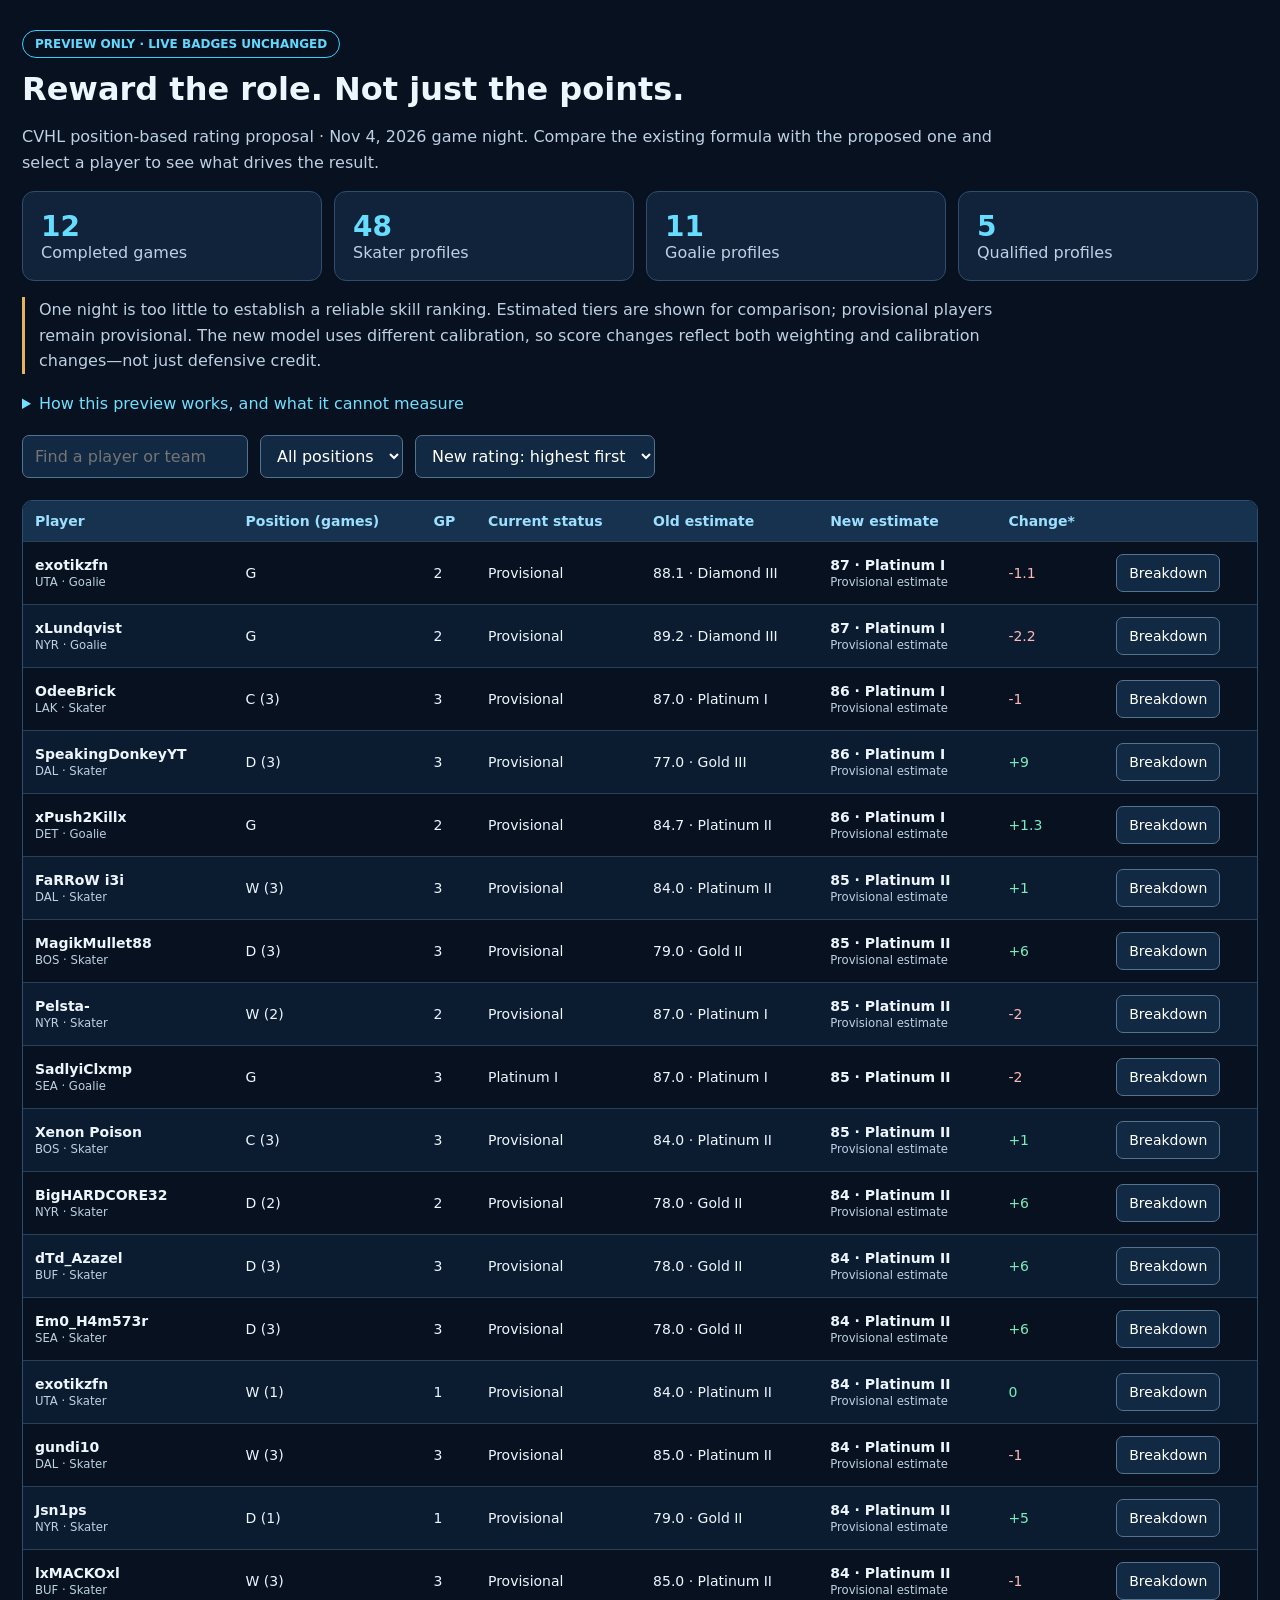
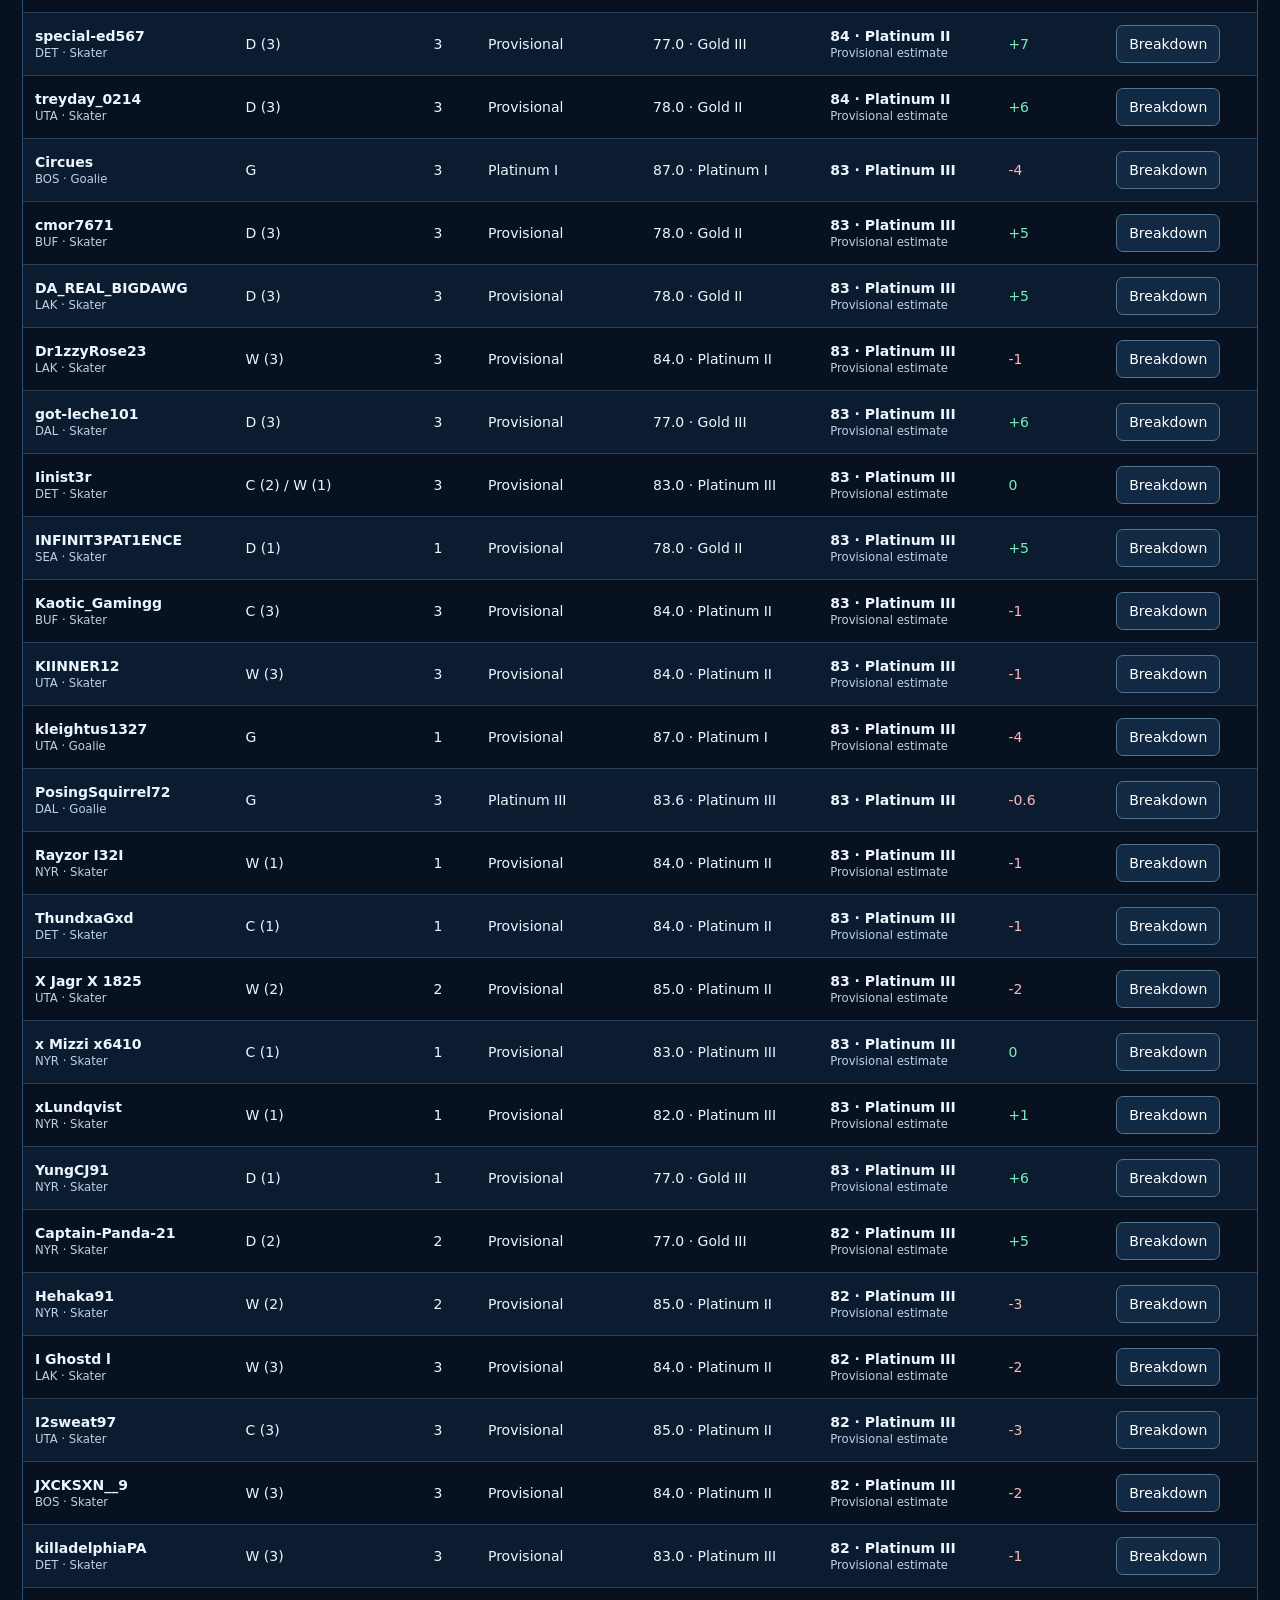
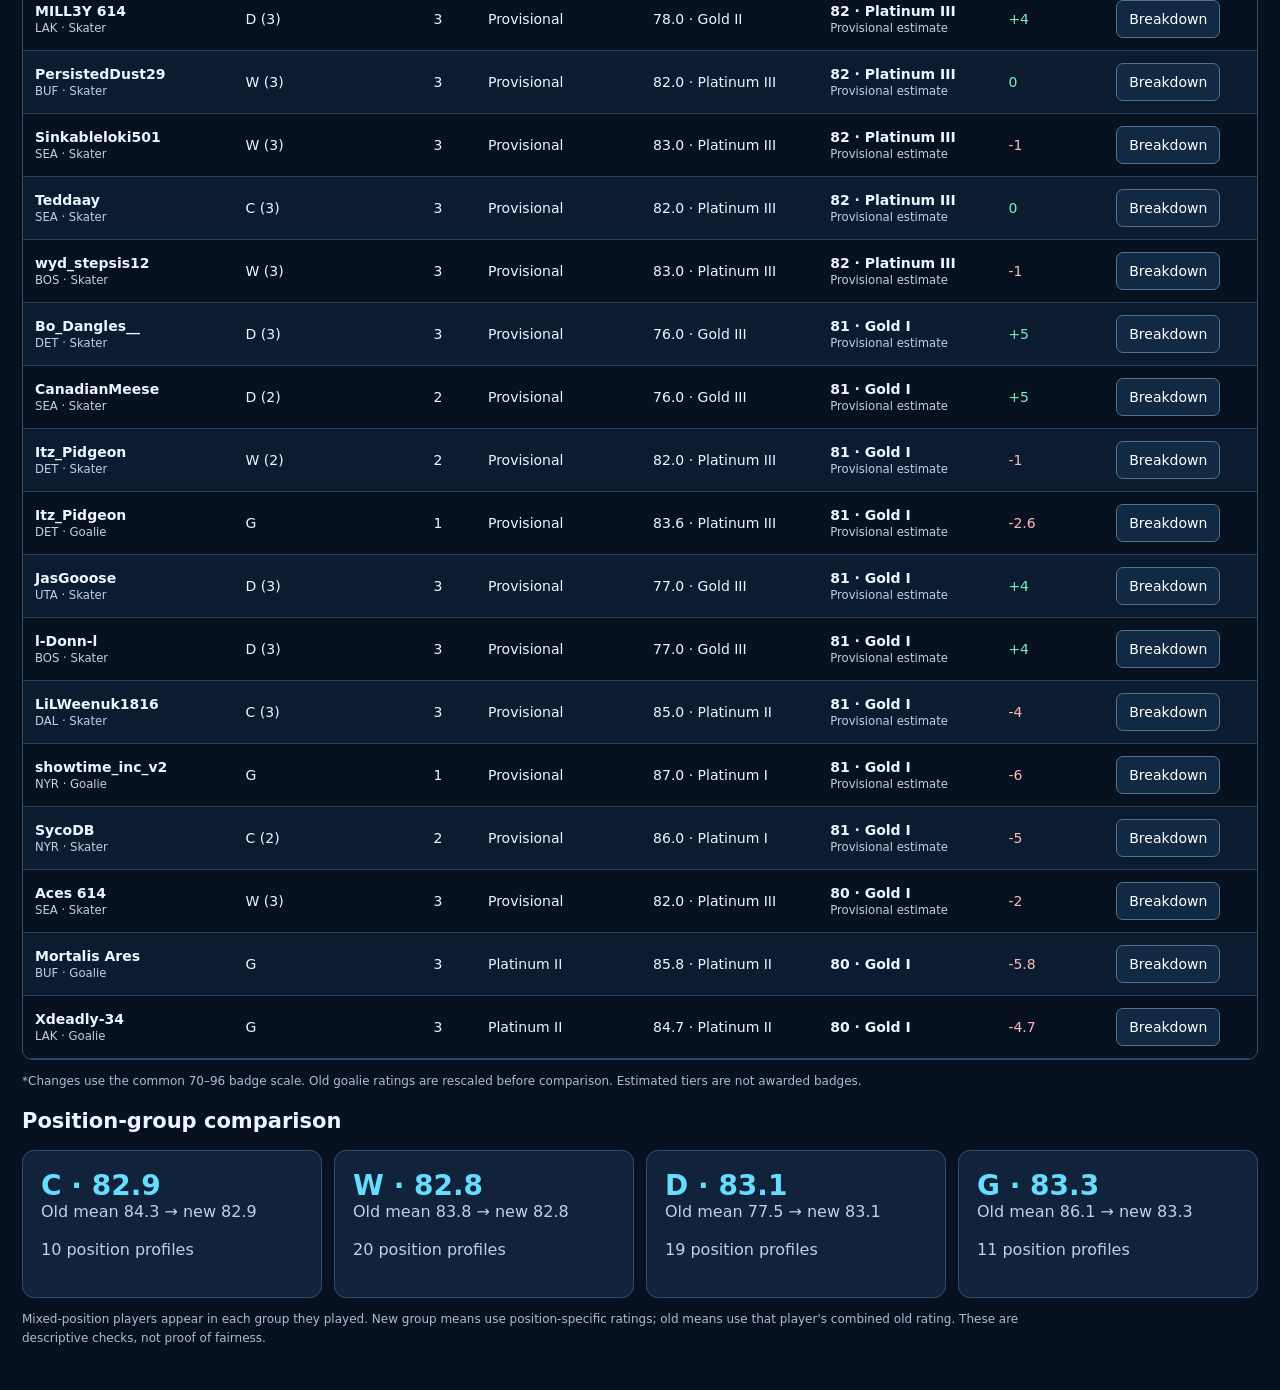
<file: rating-preview/index.html>
<!doctype html><html lang="en"><meta charset="utf-8"><meta name="viewport" content="width=device-width,initial-scale=1"><title>CVHL • Rating preview</title>
<style>body{margin:0;background:#07111f;color:#edf5ff;font:16px system-ui,sans-serif}main{max-width:1320px;margin:auto;padding:30px 22px}h1{font-size:32px;margin:12px 0}h2{font-size:21px}p{color:#bed0e4;line-height:1.6;max-width:1000px}.tag{display:inline-block;border:1px solid #39cfff;border-radius:20px;padding:6px 12px;color:#63d8ff;font-size:12px;font-weight:800}.metrics{display:grid;grid-template-columns:repeat(auto-fit,minmax(160px,1fr));gap:12px}.metric,.panel{background:#10233b;border:1px solid #2d4e6d;border-radius:12px;padding:18px}.metric strong{display:block;font-size:28px;color:#66dcff}.metric span{color:#bed0e4}.controls{display:flex;gap:12px;flex-wrap:wrap;margin:22px 0}input,select,button{font:inherit;background:#112943;color:#fff;border:1px solid #54738f;padding:10px 12px;border-radius:7px}button{cursor:pointer}button:hover{background:#20517b}.wrap{overflow:auto;border:1px solid #2d4e6d;border-radius:10px}table{width:100%;border-collapse:collapse;font-size:14px;white-space:nowrap}th{text-align:left;color:#9ddfff;background:#17324e}td,th{padding:12px;border-bottom:1px solid #28405a}tbody tr:nth-child(even){background:#0c1c30}.up{color:#79edbd}.down{color:#ffb8b8}.muted{color:#a9bed6;font-size:12px}.note{border-left:3px solid #e8b25a;padding-left:14px}details{margin:20px 0}summary{cursor:pointer;color:#72dfff}.bars{display:grid;grid-template-columns:repeat(auto-fit,minmax(190px,1fr));gap:12px}progress{width:100%;accent-color:#35c9ff;height:16px}#detail{margin:20px 0}a{color:#72dfff}label{display:flex;gap:8px;align-items:center}small{color:#bed0e4}@media(max-width:600px){main{padding:18px 12px}h1{font-size:26px}.controls>*{max-width:100%}}</style>
<main><span class="tag">PREVIEW ONLY · LIVE BADGES UNCHANGED</span><h1>Reward the role. Not just the points.</h1><p>CVHL position-based rating proposal · Nov 4, 2026 game night. Compare the existing formula with the proposed one and select a player to see what drives the result.</p>
<div class="metrics" id="metrics"></div><p class="note">One night is too little to establish a reliable skill ranking. Estimated tiers are shown for comparison; provisional players remain provisional. The new model uses different calibration, so score changes reflect both weighting and calibration changes—not just defensive credit.</p>
<details><summary>How this preview works, and what it cannot measure</summary><div class="panel"><p>Centers: offense 25%, defense 30%, puck security 25%, faceoffs 15%, discipline 5%. Wings: 30 / 35 / 25 / 0 / 10. Defense: 15 / 45 / 30 / 0 / 10.</p><p>Offense uses (goals + assists) per game once. Defense combines same-position percentiles for interceptions (35%), takeaways (35%), blocks (20%) and hits (10%, capped at 5/game). Puck security combines pass completion (60%) and fewer giveaways/game (40%). Discipline uses fewer penalty minutes/game. Faceoffs use wins divided by actual attempts. Ties receive equal percentile credit; no-attempt metrics are omitted and weights redistributed.</p><p>Each metric is compared only with the same position group, then pulled toward 50 according to evidence: 4 prior games for per-game rates, 30 attempts for passing/faceoffs, and 50 shots for goalie save percentage. Composite quality maps linearly to 70–96 and is rounded. This uses current snapshot peers, including provisional players, rather than the old model's qualified-player calibration.</p><p>Goalies: save percentage 70 and GAA 20, renormalized to 77.8% / 22.2%. The proposed 10% special-save category is omitted for everyone because reliable attempt denominators are absent. Wins, shutouts, raw workload bonuses, EA ratings and plus/minus do not contribute.</p><p>Game logs distinguish C, Wing and Defense, not LD/RD. Mixed-position skaters are scored using their actual game rows in each group, then blended by games played. Goalie and skater ratings stay separate. Giveaways use games because puck-touch counts are unavailable. Defensive counts cannot measure coverage, positioning, or opponent opportunity. No penalties-drawn bonus in this first version. No claim that this model is validated yet.</p><p>Qualification stays at 4 skater games / 3 goalie games. Missing or duplicate identities and game-count mismatches stop the build. Source data is a saved snapshot; this page does not write to the website or sheets.</p><p>Badge cutoffs: Silver III/II/I 70/72/74; Gold 76/78/80; Platinum 82/84/86; Diamond 88/90/92; Elite 94/95/96.</p><p><a href="https://docs.google.com/spreadsheets/d/1BkumsptWbv0FJdku8PcwlYFfA2Sh7rV9uVQvPbMWwwM/edit">Published league stats</a> · <a href="https://docs.google.com/spreadsheets/d/1WtRzxmnKRgff7OJVIHFQoKMq2BW_SuR0B5GTPYx9oak/edit">Published game logs</a></p></div></details>
<div class="controls"><input id="search" aria-label="Find player" placeholder="Find a player or team"><select id="role" aria-label="Position filter"><option value="all">All positions</option><option value="C">Centers</option><option value="W">Wings</option><option value="D">Defense</option><option value="G">Goalies</option></select><select id="sort" aria-label="Sort ratings"><option value="score">New rating: highest first</option><option value="delta">Biggest increase</option><option value="drop">Biggest decrease</option><option value="name">Player name</option></select></div>
<div class="wrap"><table><thead><tr><th>Player</th><th>Position (games)</th><th>GP</th><th>Current status</th><th>Old estimate</th><th>New estimate</th><th>Change*</th><th></th></tr></thead><tbody id="rows"></tbody></table></div><p class="muted">*Changes use the common 70–96 badge scale. Old goalie ratings are rescaled before comparison. Estimated tiers are not awarded badges.</p><section id="detail" class="panel" hidden></section><h2>Position-group comparison</h2><div id="groups" class="metrics"></div><p class="muted">Mixed-position players appear in each group they played. New group means use position-specific ratings; old means use that player's combined old rating. These are descriptive checks, not proof of fairness.</p></main>
<script>const data={"capturedAt":"2026-11-05T20:43:53.682Z","summary":{"games":12,"skaters":48,"goalies":11,"qualified":5,"groups":{"C":{"count":10,"oldMean":84.3,"newMean":82.9},"W":{"count":20,"oldMean":83.8,"newMean":82.8},"D":{"count":19,"oldMean":77.5,"newMean":83.1},"G":{"count":11,"oldMean":86.1,"newMean":83.3}}},"results":[{"key":"killadelphiapa|ps5","name":"killadelphiaPA","role":"Skater","gp":3,"splits":[{"key":"killadelphiapa|ps5","name":"killadelphiaPA","platform":"ps5","pos":"W","gp":3,"teams":["CVHL Detroit Red Wings"],"totals":{"Match ID":10219580860738,"Date":6078,"Player ID":517427781,"Username":0,"Platform":0,"Team":0,"Position":0,"Goals":4,"Assists":3,"Points":7,"Shots":11,"Offense Rating":260,"Defense Rating":160,"Teamplay Rating":215,"Hits":26,"Blocked Shots":1,"Takeaways":6,"Deflections":0,"Faceoff Losses":0,"Faceoff Wins":0,"Faceoff %":0,"Giveaways":15,"GWGs":0,"Interceptions":3,"Pass Attempts":55,"Passes":39,"Pass %":211.38,"Penalties Drawn":0,"PIMs":0,"PK Zone Clears":0,"Plus Minus":-2,"Possession (secs)":520,"PPG":0,"Saucer Passes":0,"SHG":0,"ES Goals":4,"Shot Attempts":15,"Shots On Net %":193.32999999999998,"Shot %":95.24000000000001,"TOI":180,"Result":0,"Publication Status":0},"metrics":{"points":2.3333333333333335,"takeaways":2,"interceptions":1,"blocks":0.3333333333333333,"hits":5,"pass":0.7090909090909091,"giveaways":5,"faceoffs":null,"pim":0},"categories":{"offense":36.46616541353384,"defense":54.962406015037594,"puck":46.66961521450687,"faceoffs":null,"discipline":54.51127819548872},"composite":47.29522335249891,"peerCount":20}],"position":"W (3)","composite":47.29522335249891,"score":82,"qualified":false,"tier":"Platinum III","oldScore":83,"oldBadgeScore":83,"oldTier":"Platinum III","delta":-1,"points":7,"team":"DET"},{"key":"iinist3r|ps5","name":"Iinist3r","role":"Skater","gp":3,"splits":[{"key":"iinist3r|ps5","name":"Iinist3r","platform":"ps5","pos":"C","gp":2,"teams":["CVHL Detroit Red Wings"],"totals":{"Match ID":6809142370723,"Date":4052,"Player ID":2007395576394,"Username":0,"Platform":0,"Team":0,"Position":0,"Goals":3,"Assists":1,"Points":4,"Shots":11,"Offense Rating":185,"Defense Rating":145,"Teamplay Rating":150,"Hits":7,"Blocked Shots":3,"Takeaways":4,"Deflections":1,"Faceoff Losses":22,"Faceoff Wins":23,"Faceoff %":102.38,"Giveaways":17,"GWGs":1,"Interceptions":2,"Pass Attempts":37,"Passes":32,"Pass %":173.24,"Penalties Drawn":1,"PIMs":2,"PK Zone Clears":0,"Plus Minus":0,"Possession (secs)":447,"PPG":0,"Saucer Passes":0,"SHG":0,"ES Goals":3,"Shot Attempts":15,"Shots On Net %":130,"Shot %":33.33,"TOI":118,"Result":0,"Publication Status":0},"metrics":{"points":2,"takeaways":2,"interceptions":1,"blocks":1.5,"hits":3.5,"pass":0.8648648648648649,"giveaways":8.5,"faceoffs":0.5111111111111111,"pim":1},"categories":{"offense":42.592592592592595,"defense":50.27777777777777,"puck":62.86346047540077,"faceoffs":40,"discipline":40.74074074074074},"composite":49.48438363736871,"peerCount":10},{"key":"iinist3r|ps5","name":"Iinist3r","platform":"ps5","pos":"W","gp":1,"teams":["CVHL Detroit Red Wings"],"totals":{"Match ID":3410438490015,"Date":2026,"Player ID":1003697788197,"Username":0,"Platform":0,"Team":0,"Position":0,"Goals":1,"Assists":2,"Points":3,"Shots":6,"Offense Rating":95,"Defense Rating":75,"Teamplay Rating":55,"Hits":1,"Blocked Shots":0,"Takeaways":2,"Deflections":0,"Faceoff Losses":0,"Faceoff Wins":0,"Faceoff %":0,"Giveaways":13,"GWGs":0,"Interceptions":2,"Pass Attempts":12,"Passes":10,"Pass %":83.33,"Penalties Drawn":0,"PIMs":0,"PK Zone Clears":0,"Plus Minus":-2,"Possession (secs)":363,"PPG":0,"Saucer Passes":0,"SHG":0,"ES Goals":1,"Shot Attempts":8,"Shots On Net %":75,"Shot %":16.67,"TOI":60,"Result":0,"Publication Status":0},"metrics":{"points":3,"takeaways":2,"interceptions":2,"blocks":0,"hits":1,"pass":0.8333333333333334,"giveaways":13,"faceoffs":null,"pim":0},"categories":{"offense":51.578947368421055,"defense":52.39473684210526,"puck":55.624060150375946,"faceoffs":null,"discipline":52.10526315789474},"composite":52.92838345864662,"peerCount":20}],"position":"C (2) / W (1)","composite":50.63238357779468,"score":83,"qualified":false,"tier":"Platinum III","oldScore":83,"oldBadgeScore":83,"oldTier":"Platinum III","delta":0,"points":7,"team":"DET"},{"key":"bo_dangles__|ps5","name":"Bo_Dangles__","role":"Skater","gp":3,"splits":[{"key":"bo_dangles__|ps5","name":"Bo_Dangles__","platform":"ps5","pos":"D","gp":3,"teams":["CVHL Detroit Red Wings"],"totals":{"Match ID":10219580860738,"Date":6078,"Player ID":3014271264654,"Username":0,"Platform":0,"Team":0,"Position":0,"Goals":0,"Assists":0,"Points":0,"Shots":0,"Offense Rating":185,"Defense Rating":255,"Teamplay Rating":215,"Hits":12,"Blocked Shots":0,"Takeaways":10,"Deflections":0,"Faceoff Losses":0,"Faceoff Wins":0,"Faceoff %":0,"Giveaways":27,"GWGs":0,"Interceptions":3,"Pass Attempts":57,"Passes":40,"Pass %":203.03,"Penalties Drawn":1,"PIMs":0,"PK Zone Clears":0,"Plus Minus":-2,"Possession (secs)":726,"PPG":0,"Saucer Passes":0,"SHG":0,"ES Goals":0,"Shot Attempts":1,"Shots On Net %":0,"Shot %":0,"TOI":180,"Result":0,"Publication Status":0},"metrics":{"points":0,"takeaways":3.3333333333333335,"interceptions":1,"blocks":0,"hits":4,"pass":0.7017543859649122,"giveaways":9,"faceoffs":null,"pim":0},"categories":{"offense":30.952380952380956,"defense":51.785714285714285,"puck":23.957307060755337,"faceoffs":null,"discipline":59.523809523809526},"composite":41.08600164203612,"peerCount":19}],"position":"D (3)","composite":41.08600164203612,"score":81,"qualified":false,"tier":"Gold I","oldScore":76,"oldBadgeScore":76,"oldTier":"Gold III","delta":5,"points":0,"team":"DET"},{"key":"special-ed567|ps5","name":"special-ed567","role":"Skater","gp":3,"splits":[{"key":"special-ed567|ps5","name":"special-ed567","platform":"ps5","pos":"D","gp":3,"teams":["CVHL Detroit Red Wings"],"totals":{"Match ID":10219580860738,"Date":6078,"Player ID":3018351936852,"Username":0,"Platform":0,"Team":0,"Position":0,"Goals":0,"Assists":1,"Points":1,"Shots":5,"Offense Rating":210,"Defense Rating":245,"Teamplay Rating":190,"Hits":0,"Blocked Shots":0,"Takeaways":12,"Deflections":0,"Faceoff Losses":0,"Faceoff Wins":0,"Faceoff %":0,"Giveaways":6,"GWGs":0,"Interceptions":8,"Pass Attempts":63,"Passes":52,"Pass %":238.82,"Penalties Drawn":1,"PIMs":0,"PK Zone Clears":0,"Plus Minus":-2,"Possession (secs)":634,"PPG":0,"Saucer Passes":0,"SHG":0,"ES Goals":0,"Shot Attempts":8,"Shots On Net %":160,"Shot %":0,"TOI":180,"Result":0,"Publication Status":0},"metrics":{"points":0.3333333333333333,"takeaways":4,"interceptions":2.6666666666666665,"blocks":0,"hits":0,"pass":0.8253968253968254,"giveaways":2,"faceoffs":null,"pim":0},"categories":{"offense":36.904761904761905,"defense":57.38095238095239,"puck":59.63133640552996,"faceoffs":null,"discipline":59.523809523809526},"composite":55.1989247311828,"peerCount":19}],"position":"D (3)","composite":55.19892473118281,"score":84,"qualified":false,"tier":"Platinum II","oldScore":77,"oldBadgeScore":77,"oldTier":"Gold III","delta":7,"points":1,"team":"DET"},{"key":"itz_pidgeon|ps5","name":"Itz_Pidgeon","role":"Skater","gp":2,"splits":[{"key":"itz_pidgeon|ps5","name":"Itz_Pidgeon","platform":"ps5","pos":"W","gp":2,"teams":["CVHL Detroit Red Wings"],"totals":{"Match ID":6809142370723,"Date":4052,"Player ID":2018030590960,"Username":0,"Platform":0,"Team":0,"Position":0,"Goals":2,"Assists":3,"Points":5,"Shots":9,"Offense Rating":165,"Defense Rating":110,"Teamplay Rating":110,"Hits":0,"Blocked Shots":0,"Takeaways":4,"Deflections":0,"Faceoff Losses":0,"Faceoff Wins":1,"Faceoff %":100,"Giveaways":30,"GWGs":0,"Interceptions":2,"Pass Attempts":42,"Passes":26,"Pass %":125,"Penalties Drawn":1,"PIMs":0,"PK Zone Clears":1,"Plus Minus":0,"Possession (secs)":604,"PPG":0,"Saucer Passes":0,"SHG":0,"ES Goals":2,"Shot Attempts":11,"Shots On Net %":171.43,"Shot %":45,"TOI":120,"Result":0,"Publication Status":0},"metrics":{"points":2.5,"takeaways":2,"interceptions":1,"blocks":0,"hits":0,"pass":0.6190476190476191,"giveaways":15,"faceoffs":1,"pim":0},"categories":{"offense":42.10526315789474,"defense":48.0701754385965,"puck":29.517543859649123,"faceoffs":51.61290322580645,"discipline":53.50877192982456},"composite":42.186403508771924,"peerCount":20}],"position":"W (2)","composite":42.186403508771924,"score":81,"qualified":false,"tier":"Gold I","oldScore":82,"oldBadgeScore":82,"oldTier":"Platinum III","delta":-1,"points":5,"team":"DET"},{"key":"magikmullet88|xbsx","name":"MagikMullet88","role":"Skater","gp":3,"splits":[{"key":"magikmullet88|xbsx","name":"MagikMullet88","platform":"xbsx","pos":"D","gp":3,"teams":["CVHL Boston Bruins"],"totals":{"Match ID":10221388790832,"Date":6078,"Player ID":636976287,"Username":0,"Platform":0,"Team":0,"Position":0,"Goals":0,"Assists":5,"Points":5,"Shots":2,"Offense Rating":235,"Defense Rating":245,"Teamplay Rating":235,"Hits":19,"Blocked Shots":0,"Takeaways":14,"Deflections":0,"Faceoff Losses":0,"Faceoff Wins":0,"Faceoff %":0,"Giveaways":9,"GWGs":0,"Interceptions":6,"Pass Attempts":71,"Passes":59,"Pass %":250.61,"Penalties Drawn":1,"PIMs":2,"PK Zone Clears":0,"Plus Minus":2,"Possession (secs)":626,"PPG":0,"Saucer Passes":0,"SHG":0,"ES Goals":0,"Shot Attempts":2,"Shots On Net %":200,"Shot %":0,"TOI":178,"Result":0,"Publication Status":0},"metrics":{"points":1.6666666666666667,"takeaways":4.666666666666667,"interceptions":2,"blocks":0,"hits":5,"pass":0.8309859154929577,"giveaways":3,"faceoffs":null,"pim":0.6666666666666666},"categories":{"offense":63.095238095238095,"defense":60.892857142857146,"puck":57.94436586515795,"faceoffs":null,"discipline":40.476190476190474},"composite":58.29700023573786,"peerCount":19}],"position":"D (3)","composite":58.29700023573786,"score":85,"qualified":false,"tier":"Platinum II","oldScore":79,"oldBadgeScore":79,"oldTier":"Gold II","delta":6,"points":5,"team":"BOS"},{"key":"xenon poison|xbsx","name":"Xenon Poison","role":"Skater","gp":3,"splits":[{"key":"xenon poison|xbsx","name":"Xenon Poison","platform":"xbsx","pos":"C","gp":3,"teams":["CVHL Boston Bruins"],"totals":{"Match ID":10221388790832,"Date":6078,"Player ID":2775916767,"Username":0,"Platform":0,"Team":0,"Position":0,"Goals":2,"Assists":4,"Points":6,"Shots":12,"Offense Rating":265,"Defense Rating":275,"Teamplay Rating":245,"Hits":9,"Blocked Shots":5,"Takeaways":9,"Deflections":3,"Faceoff Losses":29,"Faceoff Wins":42,"Faceoff %":178.17,"Giveaways":12,"GWGs":0,"Interceptions":2,"Pass Attempts":65,"Passes":51,"Pass %":237.91000000000003,"Penalties Drawn":0,"PIMs":0,"PK Zone Clears":0,"Plus Minus":2,"Possession (secs)":478,"PPG":0,"Saucer Passes":0,"SHG":0,"ES Goals":2,"Shot Attempts":13,"Shots On Net %":280,"Shot %":50,"TOI":180,"Result":0,"Publication Status":0},"metrics":{"points":2,"takeaways":3,"interceptions":0.6666666666666666,"blocks":1.6666666666666667,"hits":3,"pass":0.7846153846153846,"giveaways":4,"faceoffs":0.5915492957746479,"pim":0},"categories":{"offense":40.47619047619048,"defense":51.42857142857143,"puck":66.1654135338346,"faceoffs":77.33773377337734,"discipline":61.9047619047619},"composite":56.78487059232239,"peerCount":10}],"position":"C (3)","composite":56.78487059232239,"score":85,"qualified":false,"tier":"Platinum II","oldScore":84,"oldBadgeScore":84,"oldTier":"Platinum II","delta":1,"points":6,"team":"BOS"},{"key":"l-donn-l|ps5","name":"l-Donn-l","role":"Skater","gp":3,"splits":[{"key":"l-donn-l|ps5","name":"l-Donn-l","platform":"ps5","pos":"D","gp":3,"teams":["CVHL Boston Bruins"],"totals":{"Match ID":10221388790832,"Date":6078,"Player ID":5494524942,"Username":0,"Platform":0,"Team":0,"Position":0,"Goals":0,"Assists":2,"Points":2,"Shots":4,"Offense Rating":205,"Defense Rating":210,"Teamplay Rating":180,"Hits":12,"Blocked Shots":3,"Takeaways":6,"Deflections":0,"Faceoff Losses":0,"Faceoff Wins":0,"Faceoff %":0,"Giveaways":9,"GWGs":0,"Interceptions":4,"Pass Attempts":34,"Passes":25,"Pass %":233.34,"Penalties Drawn":0,"PIMs":4,"PK Zone Clears":0,"Plus Minus":0,"Possession (secs)":361,"PPG":0,"Saucer Passes":0,"SHG":0,"ES Goals":0,"Shot Attempts":7,"Shots On Net %":200,"Shot %":0,"TOI":176,"Result":0,"Publication Status":0},"metrics":{"points":0.6666666666666666,"takeaways":2,"interceptions":1.3333333333333333,"blocks":1,"hits":4,"pass":0.7352941176470589,"giveaways":3,"faceoffs":null,"pim":1.3333333333333333},"categories":{"offense":46.42857142857143,"defense":48.273809523809526,"puck":41.48809523809524,"faceoffs":null,"discipline":29.76190476190476},"composite":44.110119047619044,"peerCount":19}],"position":"D (3)","composite":44.110119047619044,"score":81,"qualified":false,"tier":"Gold I","oldScore":77,"oldBadgeScore":77,"oldTier":"Gold III","delta":4,"points":2,"team":"BOS"},{"key":"wyd_stepsis12|ps5","name":"wyd_stepsis12","role":"Skater","gp":3,"splits":[{"key":"wyd_stepsis12|ps5","name":"wyd_stepsis12","platform":"ps5","pos":"W","gp":3,"teams":["CVHL Boston Bruins"],"totals":{"Match ID":10221388790832,"Date":6078,"Player ID":5882962665,"Username":0,"Platform":0,"Team":0,"Position":0,"Goals":3,"Assists":5,"Points":8,"Shots":16,"Offense Rating":240,"Defense Rating":235,"Teamplay Rating":200,"Hits":5,"Blocked Shots":3,"Takeaways":11,"Deflections":0,"Faceoff Losses":0,"Faceoff Wins":0,"Faceoff %":0,"Giveaways":40,"GWGs":1,"Interceptions":1,"Pass Attempts":61,"Passes":36,"Pass %":180.61,"Penalties Drawn":2,"PIMs":0,"PK Zone Clears":1,"Plus Minus":2,"Possession (secs)":1301,"PPG":0,"Saucer Passes":0,"SHG":0,"ES Goals":3,"Shot Attempts":21,"Shots On Net %":225.60000000000002,"Shot %":42.86,"TOI":180,"Result":0,"Publication Status":0},"metrics":{"points":2.6666666666666665,"takeaways":3.6666666666666665,"interceptions":0.3333333333333333,"blocks":1,"hits":1.6666666666666667,"pass":0.5901639344262295,"giveaways":13.333333333333334,"faceoffs":null,"pim":0},"categories":{"offense":45.48872180451128,"defense":55.92105263157895,"puck":24.337767495662234,"faceoffs":null,"discipline":54.51127819548872},"composite":44.75455465587044,"peerCount":20}],"position":"W (3)","composite":44.75455465587044,"score":82,"qualified":false,"tier":"Platinum III","oldScore":83,"oldBadgeScore":83,"oldTier":"Platinum III","delta":-1,"points":8,"team":"BOS"},{"key":"jxcksxn__9|ps5","name":"JXCKSXN__9","role":"Skater","gp":3,"splits":[{"key":"jxcksxn__9|ps5","name":"JXCKSXN__9","platform":"ps5","pos":"W","gp":3,"teams":["CVHL Boston Bruins"],"totals":{"Match ID":10221388790832,"Date":6078,"Player ID":3014103173166,"Username":0,"Platform":0,"Team":0,"Position":0,"Goals":6,"Assists":2,"Points":8,"Shots":17,"Offense Rating":270,"Defense Rating":190,"Teamplay Rating":205,"Hits":12,"Blocked Shots":0,"Takeaways":6,"Deflections":0,"Faceoff Losses":0,"Faceoff Wins":0,"Faceoff %":0,"Giveaways":29,"GWGs":1,"Interceptions":4,"Pass Attempts":39,"Passes":27,"Pass %":202.47000000000003,"Penalties Drawn":0,"PIMs":0,"PK Zone Clears":1,"Plus Minus":2,"Possession (secs)":761,"PPG":0,"Saucer Passes":1,"SHG":0,"ES Goals":6,"Shot Attempts":23,"Shots On Net %":225,"Shot %":107.14,"TOI":180,"Result":0,"Publication Status":0},"metrics":{"points":2.6666666666666665,"takeaways":2,"interceptions":1.3333333333333333,"blocks":0,"hits":4,"pass":0.6923076923076923,"giveaways":9.666666666666666,"faceoffs":null,"pim":0},"categories":{"offense":45.48872180451128,"defense":54.68045112781955,"puck":38.82968290290945,"faceoffs":null,"discipline":54.51127819548872},"composite":47.943322981366464,"peerCount":20}],"position":"W (3)","composite":47.943322981366464,"score":82,"qualified":false,"tier":"Platinum III","oldScore":84,"oldBadgeScore":84,"oldTier":"Platinum II","delta":-2,"points":8,"team":"BOS"},{"key":"xlundqvist|xbsx","name":"xLundqvist","role":"Skater","gp":1,"splits":[{"key":"xlundqvist|xbsx","name":"xLundqvist","platform":"xbsx","pos":"W","gp":1,"teams":["CVHL New York Rangers"],"totals":{"Match ID":3402813700121,"Date":2026,"Player ID":886291892,"Username":0,"Platform":0,"Team":0,"Position":0,"Goals":0,"Assists":2,"Points":2,"Shots":0,"Offense Rating":75,"Defense Rating":50,"Teamplay Rating":55,"Hits":0,"Blocked Shots":1,"Takeaways":4,"Deflections":0,"Faceoff Losses":1,"Faceoff Wins":0,"Faceoff %":0,"Giveaways":13,"GWGs":0,"Interceptions":1,"Pass Attempts":32,"Passes":25,"Pass %":78.12,"Penalties Drawn":0,"PIMs":0,"PK Zone Clears":0,"Plus Minus":-3,"Possession (secs)":359,"PPG":0,"Saucer Passes":0,"SHG":0,"ES Goals":0,"Shot Attempts":0,"Shots On Net %":0,"Shot %":0,"TOI":60,"Result":0,"Publication Status":0},"metrics":{"points":2,"takeaways":4,"interceptions":1,"blocks":1,"hits":0,"pass":0.78125,"giveaways":13,"faceoffs":0,"pim":0},"categories":{"offense":41.05263157894737,"defense":55.15789473684211,"puck":57.646859083191856,"faceoffs":48.924731182795696,"discipline":52.10526315789474},"composite":51.243293718166385,"peerCount":20}],"position":"W (1)","composite":51.243293718166385,"score":83,"qualified":false,"tier":"Platinum III","oldScore":82,"oldBadgeScore":82,"oldTier":"Platinum III","delta":1,"points":2,"team":"NYR"},{"key":"bighardcore32|xbsx","name":"BigHARDCORE32","role":"Skater","gp":2,"splits":[{"key":"bighardcore32|xbsx","name":"BigHARDCORE32","platform":"xbsx","pos":"D","gp":2,"teams":["CVHL New York Rangers"],"totals":{"Match ID":6812957540260,"Date":4052,"Player ID":3412244878,"Username":0,"Platform":0,"Team":0,"Position":0,"Goals":0,"Assists":2,"Points":2,"Shots":1,"Offense Rating":145,"Defense Rating":160,"Teamplay Rating":125,"Hits":0,"Blocked Shots":0,"Takeaways":5,"Deflections":0,"Faceoff Losses":0,"Faceoff Wins":0,"Faceoff %":0,"Giveaways":4,"GWGs":0,"Interceptions":3,"Pass Attempts":33,"Passes":29,"Pass %":175.18,"Penalties Drawn":1,"PIMs":0,"PK Zone Clears":0,"Plus Minus":1,"Possession (secs)":275,"PPG":0,"Saucer Passes":0,"SHG":0,"ES Goals":0,"Shot Attempts":5,"Shots On Net %":33.33,"Shot %":0,"TOI":120,"Result":0,"Publication Status":0},"metrics":{"points":1,"takeaways":2.5,"interceptions":1.5,"blocks":0,"hits":0,"pass":0.8787878787878788,"giveaways":2,"faceoffs":null,"pim":0},"categories":{"offense":52.77777777777778,"defense":46.99074074074074,"puck":66.19047619047619,"faceoffs":null,"discipline":57.40740740740741},"composite":54.6603835978836,"peerCount":19}],"position":"D (2)","composite":54.6603835978836,"score":84,"qualified":false,"tier":"Platinum II","oldScore":78,"oldBadgeScore":78,"oldTier":"Gold II","delta":6,"points":2,"team":"NYR"},{"key":"captain-panda-21|ps5","name":"Captain-Panda-21","role":"Skater","gp":2,"splits":[{"key":"captain-panda-21|ps5","name":"Captain-Panda-21","platform":"ps5","pos":"D","gp":2,"teams":["CVHL New York Rangers"],"totals":{"Match ID":6812957540260,"Date":4052,"Player ID":3635948062,"Username":0,"Platform":0,"Team":0,"Position":0,"Goals":0,"Assists":1,"Points":1,"Shots":0,"Offense Rating":130,"Defense Rating":135,"Teamplay Rating":120,"Hits":0,"Blocked Shots":2,"Takeaways":6,"Deflections":0,"Faceoff Losses":0,"Faceoff Wins":0,"Faceoff %":0,"Giveaways":7,"GWGs":0,"Interceptions":3,"Pass Attempts":33,"Passes":24,"Pass %":143.32999999999998,"Penalties Drawn":0,"PIMs":0,"PK Zone Clears":0,"Plus Minus":1,"Possession (secs)":164,"PPG":0,"Saucer Passes":0,"SHG":0,"ES Goals":0,"Shot Attempts":0,"Shots On Net %":0,"Shot %":0,"TOI":120,"Result":0,"Publication Status":0},"metrics":{"points":0.5,"takeaways":3,"interceptions":1.5,"blocks":1,"hits":0,"pass":0.7272727272727273,"giveaways":3.5,"faceoffs":null,"pim":0},"categories":{"offense":43.51851851851852,"defense":52.03703703703704,"puck":35.82010582010582,"faceoffs":null,"discipline":57.40740740740741},"composite":46.43121693121693,"peerCount":19}],"position":"D (2)","composite":46.43121693121693,"score":82,"qualified":false,"tier":"Platinum III","oldScore":77,"oldBadgeScore":77,"oldTier":"Gold III","delta":5,"points":1,"team":"NYR"},{"key":"rayzor i32i|xbsx","name":"Rayzor I32I","role":"Skater","gp":1,"splits":[{"key":"rayzor i32i|xbsx","name":"Rayzor I32I","platform":"xbsx","pos":"W","gp":1,"teams":["CVHL New York Rangers"],"totals":{"Match ID":3402813700121,"Date":2026,"Player ID":1848143104,"Username":0,"Platform":0,"Team":0,"Position":0,"Goals":2,"Assists":1,"Points":3,"Shots":2,"Offense Rating":95,"Defense Rating":50,"Teamplay Rating":60,"Hits":0,"Blocked Shots":0,"Takeaways":0,"Deflections":0,"Faceoff Losses":0,"Faceoff Wins":0,"Faceoff %":0,"Giveaways":6,"GWGs":0,"Interceptions":1,"Pass Attempts":20,"Passes":15,"Pass %":75,"Penalties Drawn":0,"PIMs":0,"PK Zone Clears":1,"Plus Minus":-3,"Possession (secs)":250,"PPG":0,"Saucer Passes":0,"SHG":0,"ES Goals":2,"Shot Attempts":3,"Shots On Net %":66.67,"Shot %":100,"TOI":60,"Result":0,"Publication Status":0},"metrics":{"points":3,"takeaways":0,"interceptions":1,"blocks":0,"hits":0,"pass":0.75,"giveaways":6,"faceoffs":null,"pim":0},"categories":{"offense":51.578947368421055,"defense":45.526315789473685,"puck":54,"faceoffs":null,"discipline":52.10526315789474},"composite":50.11842105263158,"peerCount":20}],"position":"W (1)","composite":50.11842105263158,"score":83,"qualified":false,"tier":"Platinum III","oldScore":84,"oldBadgeScore":84,"oldTier":"Platinum II","delta":-1,"points":3,"team":"NYR"},{"key":"x mizzi x6410|xbsx","name":"x Mizzi x6410","role":"Skater","gp":1,"splits":[{"key":"x mizzi x6410|xbsx","name":"x Mizzi x6410","platform":"xbsx","pos":"C","gp":1,"teams":["CVHL New York Rangers"],"totals":{"Match ID":3402813700121,"Date":2026,"Player ID":1006969004789,"Username":0,"Platform":0,"Team":0,"Position":0,"Goals":1,"Assists":1,"Points":2,"Shots":3,"Offense Rating":80,"Defense Rating":60,"Teamplay Rating":75,"Hits":4,"Blocked Shots":1,"Takeaways":1,"Deflections":0,"Faceoff Losses":6,"Faceoff Wins":13,"Faceoff %":68.42,"Giveaways":3,"GWGs":0,"Interceptions":0,"Pass Attempts":22,"Passes":17,"Pass %":77.27,"Penalties Drawn":0,"PIMs":2,"PK Zone Clears":0,"Plus Minus":-3,"Possession (secs)":233,"PPG":0,"Saucer Passes":0,"SHG":0,"ES Goals":1,"Shot Attempts":4,"Shots On Net %":75,"Shot %":33.33,"TOI":58,"Result":0,"Publication Status":0},"metrics":{"points":2,"takeaways":1,"interceptions":0,"blocks":1,"hits":4,"pass":0.7727272727272727,"giveaways":3,"faceoffs":0.6842105263157895,"pim":2},"categories":{"offense":45.55555555555556,"defense":44.66666666666666,"puck":54.52136752136752,"faceoffs":69.38775510204081,"discipline":40},"composite":50.827394034536894,"peerCount":10}],"position":"C (1)","composite":50.827394034536894,"score":83,"qualified":false,"tier":"Platinum III","oldScore":83,"oldBadgeScore":83,"oldTier":"Platinum III","delta":0,"points":2,"team":"NYR"},{"key":"treyday_0214|ps5","name":"treyday_0214","role":"Skater","gp":3,"splits":[{"key":"treyday_0214|ps5","name":"treyday_0214","platform":"ps5","pos":"D","gp":3,"teams":["CVHL Utah Mammoth"],"totals":{"Match ID":10223324520472,"Date":6078,"Player ID":5078482269,"Username":0,"Platform":0,"Team":0,"Position":0,"Goals":0,"Assists":2,"Points":2,"Shots":2,"Offense Rating":205,"Defense Rating":250,"Teamplay Rating":185,"Hits":2,"Blocked Shots":2,"Takeaways":18,"Deflections":0,"Faceoff Losses":0,"Faceoff Wins":0,"Faceoff %":0,"Giveaways":6,"GWGs":0,"Interceptions":5,"Pass Attempts":67,"Passes":49,"Pass %":220.88,"Penalties Drawn":0,"PIMs":0,"PK Zone Clears":0,"Plus Minus":4,"Possession (secs)":565,"PPG":0,"Saucer Passes":1,"SHG":0,"ES Goals":0,"Shot Attempts":4,"Shots On Net %":150,"Shot %":0,"TOI":180,"Result":0,"Publication Status":0},"metrics":{"points":0.6666666666666666,"takeaways":6,"interceptions":1.6666666666666667,"blocks":0.6666666666666666,"hits":0.6666666666666666,"pass":0.7313432835820896,"giveaways":2,"faceoffs":null,"pim":0},"categories":{"offense":46.42857142857143,"defense":59.523809523809526,"puck":41.34511536573392,"faceoffs":null,"discipline":59.523809523809526},"composite":52.105915562101124,"peerCount":19}],"position":"D (3)","composite":52.105915562101124,"score":84,"qualified":false,"tier":"Platinum II","oldScore":78,"oldBadgeScore":78,"oldTier":"Gold II","delta":6,"points":2,"team":"UTA"},{"key":"kiinner12|ps5","name":"KIINNER12","role":"Skater","gp":3,"splits":[{"key":"kiinner12|ps5","name":"KIINNER12","platform":"ps5","pos":"W","gp":3,"teams":["CVHL Utah Mammoth"],"totals":{"Match ID":10223324520472,"Date":6078,"Player ID":5464755837,"Username":0,"Platform":0,"Team":0,"Position":0,"Goals":3,"Assists":7,"Points":10,"Shots":10,"Offense Rating":270,"Defense Rating":180,"Teamplay Rating":190,"Hits":4,"Blocked Shots":0,"Takeaways":5,"Deflections":0,"Faceoff Losses":0,"Faceoff Wins":0,"Faceoff %":0,"Giveaways":36,"GWGs":0,"Interceptions":4,"Pass Attempts":64,"Passes":46,"Pass %":216.23000000000002,"Penalties Drawn":0,"PIMs":0,"PK Zone Clears":0,"Plus Minus":4,"Possession (secs)":969,"PPG":0,"Saucer Passes":0,"SHG":0,"ES Goals":3,"Shot Attempts":16,"Shots On Net %":147.22,"Shot %":125,"TOI":180,"Result":0,"Publication Status":0},"metrics":{"points":3.3333333333333335,"takeaways":1.6666666666666667,"interceptions":1.3333333333333333,"blocks":0,"hits":1.3333333333333333,"pass":0.71875,"giveaways":12,"faceoffs":null,"pim":0},"categories":{"offense":59.02255639097744,"defense":49.943609022556394,"puck":42.26363781794913,"faceoffs":null,"discipline":54.51127819548872},"composite":51.204067349224125,"peerCount":20}],"position":"W (3)","composite":51.204067349224125,"score":83,"qualified":false,"tier":"Platinum III","oldScore":84,"oldBadgeScore":84,"oldTier":"Platinum II","delta":-1,"points":10,"team":"UTA"},{"key":"x jagr x 1825|xbsx","name":"X Jagr X 1825","role":"Skater","gp":2,"splits":[{"key":"x jagr x 1825|xbsx","name":"X Jagr X 1825","platform":"xbsx","pos":"W","gp":2,"teams":["CVHL Utah Mammoth"],"totals":{"Match ID":6812899060312,"Date":4052,"Player ID":3666822556,"Username":0,"Platform":0,"Team":0,"Position":0,"Goals":3,"Assists":4,"Points":7,"Shots":5,"Offense Rating":190,"Defense Rating":135,"Teamplay Rating":135,"Hits":4,"Blocked Shots":1,"Takeaways":3,"Deflections":0,"Faceoff Losses":0,"Faceoff Wins":0,"Faceoff %":0,"Giveaways":24,"GWGs":0,"Interceptions":2,"Pass Attempts":45,"Passes":32,"Pass %":139.70999999999998,"Penalties Drawn":1,"PIMs":0,"PK Zone Clears":0,"Plus Minus":6,"Possession (secs)":637,"PPG":0,"Saucer Passes":0,"SHG":0,"ES Goals":3,"Shot Attempts":5,"Shots On Net %":200,"Shot %":150,"TOI":120,"Result":0,"Publication Status":0},"metrics":{"points":3.5,"takeaways":1.5,"interceptions":1,"blocks":0.5,"hits":2,"pass":0.7111111111111111,"giveaways":12,"faceoffs":null,"pim":0},"categories":{"offense":59.64912280701754,"defense":50,"puck":41.75438596491228,"faceoffs":null,"discipline":53.50877192982456},"composite":51.18421052631578,"peerCount":20}],"position":"W (2)","composite":51.18421052631578,"score":83,"qualified":false,"tier":"Platinum III","oldScore":85,"oldBadgeScore":85,"oldTier":"Platinum II","delta":-2,"points":7,"team":"UTA"},{"key":"i2sweat97|xbsx","name":"I2sweat97","role":"Skater","gp":3,"splits":[{"key":"i2sweat97|xbsx","name":"I2sweat97","platform":"xbsx","pos":"C","gp":3,"teams":["CVHL Utah Mammoth"],"totals":{"Match ID":10223324520472,"Date":6078,"Player ID":3015116710002,"Username":0,"Platform":0,"Team":0,"Position":0,"Goals":5,"Assists":4,"Points":9,"Shots":11,"Offense Rating":285,"Defense Rating":225,"Teamplay Rating":205,"Hits":8,"Blocked Shots":0,"Takeaways":8,"Deflections":0,"Faceoff Losses":33,"Faceoff Wins":24,"Faceoff %":125.28999999999999,"Giveaways":18,"GWGs":2,"Interceptions":3,"Pass Attempts":77,"Passes":59,"Pass %":229.76,"Penalties Drawn":1,"PIMs":2,"PK Zone Clears":0,"Plus Minus":4,"Possession (secs)":786,"PPG":0,"Saucer Passes":0,"SHG":0,"ES Goals":5,"Shot Attempts":14,"Shots On Net %":240,"Shot %":141.67000000000002,"TOI":180,"Result":0,"Publication Status":0},"metrics":{"points":3,"takeaways":2.6666666666666665,"interceptions":1,"blocks":0,"hits":2.6666666666666665,"pass":0.7662337662337663,"giveaways":6,"faceoffs":0.42105263157894735,"pim":0.6666666666666666},"categories":{"offense":57.142857142857146,"defense":44.76190476190476,"puck":46.648865153538054,"faceoffs":31.8007662835249,"discipline":45.238095238095234},"composite":46.40852170710373,"peerCount":10}],"position":"C (3)","composite":46.40852170710374,"score":82,"qualified":false,"tier":"Platinum III","oldScore":85,"oldBadgeScore":85,"oldTier":"Platinum II","delta":-3,"points":9,"team":"UTA"},{"key":"jasgooose|xbsx","name":"JasGooose","role":"Skater","gp":3,"splits":[{"key":"jasgooose|xbsx","name":"JasGooose","platform":"xbsx","pos":"D","gp":3,"teams":["CVHL Utah Mammoth"],"totals":{"Match ID":10223324520472,"Date":6078,"Player ID":3018973933641,"Username":0,"Platform":0,"Team":0,"Position":0,"Goals":0,"Assists":1,"Points":1,"Shots":2,"Offense Rating":195,"Defense Rating":265,"Teamplay Rating":180,"Hits":1,"Blocked Shots":4,"Takeaways":8,"Deflections":0,"Faceoff Losses":0,"Faceoff Wins":0,"Faceoff %":0,"Giveaways":9,"GWGs":0,"Interceptions":2,"Pass Attempts":34,"Passes":24,"Pass %":212.13,"Penalties Drawn":1,"PIMs":0,"PK Zone Clears":0,"Plus Minus":4,"Possession (secs)":272,"PPG":0,"Saucer Passes":0,"SHG":0,"ES Goals":0,"Shot Attempts":5,"Shots On Net %":100,"Shot %":0,"TOI":180,"Result":0,"Publication Status":0},"metrics":{"points":0.3333333333333333,"takeaways":2.6666666666666665,"interceptions":0.6666666666666666,"blocks":1.3333333333333333,"hits":0.3333333333333333,"pass":0.7058823529411765,"giveaways":3,"faceoffs":null,"pim":0},"categories":{"offense":36.904761904761905,"defense":46.48809523809525,"puck":36.17559523809524,"faceoffs":null,"discipline":59.523809523809526},"composite":43.26041666666667,"peerCount":19}],"position":"D (3)","composite":43.260416666666664,"score":81,"qualified":false,"tier":"Gold I","oldScore":77,"oldBadgeScore":77,"oldTier":"Gold III","delta":4,"points":1,"team":"UTA"},{"key":"i ghostd l|xbsx","name":"I Ghostd l","role":"Skater","gp":3,"splits":[{"key":"i ghostd l|xbsx","name":"I Ghostd l","platform":"xbsx","pos":"W","gp":3,"teams":["CVHL Los Angeles Kings"],"totals":{"Match ID":10221436410769,"Date":6078,"Player ID":1815147,"Username":0,"Platform":0,"Team":0,"Position":0,"Goals":3,"Assists":5,"Points":8,"Shots":11,"Offense Rating":270,"Defense Rating":175,"Teamplay Rating":195,"Hits":10,"Blocked Shots":1,"Takeaways":5,"Deflections":0,"Faceoff Losses":2,"Faceoff Wins":0,"Faceoff %":0,"Giveaways":19,"GWGs":0,"Interceptions":2,"Pass Attempts":59,"Passes":39,"Pass %":199.73000000000002,"Penalties Drawn":1,"PIMs":0,"PK Zone Clears":0,"Plus Minus":3,"Possession (secs)":676,"PPG":0,"Saucer Passes":0,"SHG":0,"ES Goals":3,"Shot Attempts":14,"Shots On Net %":167.5,"Shot %":53.57,"TOI":180,"Result":0,"Publication Status":0},"metrics":{"points":2.6666666666666665,"takeaways":1.6666666666666667,"interceptions":0.6666666666666666,"blocks":0.3333333333333333,"hits":3.3333333333333335,"pass":0.6610169491525424,"giveaways":6.333333333333333,"faceoffs":0,"pim":0},"categories":{"offense":45.48872180451128,"defense":47.29323308270676,"puck":39.550561797752806,"faceoffs":47.916666666666664,"discipline":54.51127819548872},"composite":45.538016389287826,"peerCount":20}],"position":"W (3)","composite":45.538016389287826,"score":82,"qualified":false,"tier":"Platinum III","oldScore":84,"oldBadgeScore":84,"oldTier":"Platinum II","delta":-2,"points":8,"team":"LAK"},{"key":"dr1zzyrose23|xbsx","name":"Dr1zzyRose23","role":"Skater","gp":3,"splits":[{"key":"dr1zzyrose23|xbsx","name":"Dr1zzyRose23","platform":"xbsx","pos":"W","gp":3,"teams":["CVHL Los Angeles Kings"],"totals":{"Match ID":10221436410769,"Date":6078,"Player ID":3625901454,"Username":0,"Platform":0,"Team":0,"Position":0,"Goals":7,"Assists":1,"Points":8,"Shots":37,"Offense Rating":280,"Defense Rating":160,"Teamplay Rating":185,"Hits":5,"Blocked Shots":0,"Takeaways":9,"Deflections":1,"Faceoff Losses":0,"Faceoff Wins":0,"Faceoff %":0,"Giveaways":14,"GWGs":1,"Interceptions":1,"Pass Attempts":56,"Passes":43,"Pass %":230.68,"Penalties Drawn":1,"PIMs":0,"PK Zone Clears":0,"Plus Minus":3,"Possession (secs)":983,"PPG":0,"Saucer Passes":0,"SHG":0,"ES Goals":7,"Shot Attempts":41,"Shots On Net %":280.90999999999997,"Shot %":55,"TOI":180,"Result":0,"Publication Status":0},"metrics":{"points":2.6666666666666665,"takeaways":3,"interceptions":0.3333333333333333,"blocks":0,"hits":1.6666666666666667,"pass":0.7678571428571429,"giveaways":4.666666666666667,"faceoffs":null,"pim":0},"categories":{"offense":45.48872180451128,"defense":47.91353383458647,"puck":63.96397971673369,"faceoffs":null,"discipline":54.51127819548872},"composite":51.858476132190944,"peerCount":20}],"position":"W (3)","composite":51.85847613219094,"score":83,"qualified":false,"tier":"Platinum III","oldScore":84,"oldBadgeScore":84,"oldTier":"Platinum II","delta":-1,"points":8,"team":"LAK"},{"key":"mill3y 614|xbsx","name":"MILL3Y 614","role":"Skater","gp":3,"splits":[{"key":"mill3y 614|xbsx","name":"MILL3Y 614","platform":"xbsx","pos":"D","gp":3,"teams":["CVHL Los Angeles Kings"],"totals":{"Match ID":10221436410769,"Date":6078,"Player ID":5171536146,"Username":0,"Platform":0,"Team":0,"Position":0,"Goals":2,"Assists":3,"Points":5,"Shots":5,"Offense Rating":235,"Defense Rating":225,"Teamplay Rating":180,"Hits":2,"Blocked Shots":3,"Takeaways":7,"Deflections":0,"Faceoff Losses":0,"Faceoff Wins":0,"Faceoff %":0,"Giveaways":17,"GWGs":1,"Interceptions":2,"Pass Attempts":61,"Passes":50,"Pass %":236.54,"Penalties Drawn":0,"PIMs":0,"PK Zone Clears":0,"Plus Minus":3,"Possession (secs)":807,"PPG":1,"Saucer Passes":0,"SHG":0,"ES Goals":1,"Shot Attempts":8,"Shots On Net %":140,"Shot %":66.67,"TOI":180,"Result":0,"Publication Status":0},"metrics":{"points":1.6666666666666667,"takeaways":2.3333333333333335,"interceptions":0.6666666666666666,"blocks":1,"hits":0.6666666666666666,"pass":0.819672131147541,"giveaways":5.666666666666667,"faceoffs":null,"pim":0},"categories":{"offense":63.095238095238095,"defense":42.26190476190476,"puck":44.61538461538462,"faceoffs":null,"discipline":59.523809523809526},"composite":47.8191391941392,"peerCount":19}],"position":"D (3)","composite":47.81913919413919,"score":82,"qualified":false,"tier":"Platinum III","oldScore":78,"oldBadgeScore":78,"oldTier":"Gold II","delta":4,"points":5,"team":"LAK"},{"key":"da_real_bigdawg|ps5","name":"DA_REAL_BIGDAWG","role":"Skater","gp":3,"splits":[{"key":"da_real_bigdawg|ps5","name":"DA_REAL_BIGDAWG","platform":"ps5","pos":"D","gp":3,"teams":["CVHL Los Angeles Kings"],"totals":{"Match ID":10221436410769,"Date":6078,"Player ID":5933620299,"Username":0,"Platform":0,"Team":0,"Position":0,"Goals":1,"Assists":4,"Points":5,"Shots":5,"Offense Rating":240,"Defense Rating":205,"Teamplay Rating":175,"Hits":7,"Blocked Shots":2,"Takeaways":8,"Deflections":0,"Faceoff Losses":0,"Faceoff Wins":0,"Faceoff %":0,"Giveaways":10,"GWGs":0,"Interceptions":3,"Pass Attempts":40,"Passes":33,"Pass %":249.95999999999998,"Penalties Drawn":0,"PIMs":2,"PK Zone Clears":1,"Plus Minus":3,"Possession (secs)":547,"PPG":1,"Saucer Passes":0,"SHG":0,"ES Goals":0,"Shot Attempts":11,"Shots On Net %":144.44,"Shot %":25,"TOI":178,"Result":0,"Publication Status":0},"metrics":{"points":1.6666666666666667,"takeaways":2.6666666666666665,"interceptions":1,"blocks":0.6666666666666666,"hits":2.3333333333333335,"pass":0.825,"giveaways":3.3333333333333335,"faceoffs":null,"pim":0.6666666666666666},"categories":{"offense":63.095238095238095,"defense":48.452380952380956,"puck":50,"faceoffs":null,"discipline":40.476190476190474},"composite":50.31547619047619,"peerCount":19}],"position":"D (3)","composite":50.31547619047618,"score":83,"qualified":false,"tier":"Platinum III","oldScore":78,"oldBadgeScore":78,"oldTier":"Gold II","delta":5,"points":5,"team":"LAK"},{"key":"odeebrick|ps5","name":"OdeeBrick","role":"Skater","gp":3,"splits":[{"key":"odeebrick|ps5","name":"OdeeBrick","platform":"ps5","pos":"C","gp":3,"teams":["CVHL Los Angeles Kings"],"totals":{"Match ID":10221436410769,"Date":6078,"Player ID":5957701065,"Username":0,"Platform":0,"Team":0,"Position":0,"Goals":3,"Assists":9,"Points":12,"Shots":9,"Offense Rating":275,"Defense Rating":260,"Teamplay Rating":205,"Hits":1,"Blocked Shots":2,"Takeaways":9,"Deflections":0,"Faceoff Losses":34,"Faceoff Wins":37,"Faceoff %":151.29,"Giveaways":14,"GWGs":0,"Interceptions":7,"Pass Attempts":80,"Passes":65,"Pass %":244.73000000000002,"Penalties Drawn":0,"PIMs":2,"PK Zone Clears":0,"Plus Minus":3,"Possession (secs)":861,"PPG":0,"Saucer Passes":1,"SHG":0,"ES Goals":3,"Shot Attempts":13,"Shots On Net %":200,"Shot %":120,"TOI":179,"Result":0,"Publication Status":0},"metrics":{"points":4,"takeaways":3,"interceptions":2.3333333333333335,"blocks":0.6666666666666666,"hits":0.3333333333333333,"pass":0.8125,"giveaways":4.666666666666667,"faceoffs":0.5211267605633803,"pim":0.6666666666666666},"categories":{"offense":64.28571428571428,"defense":57.023809523809526,"puck":68.87445887445888,"faceoffs":53.905390539053904,"discipline":45.238095238095234},"composite":60.74489948994899,"peerCount":10}],"position":"C (3)","composite":60.744899489949,"score":86,"qualified":false,"tier":"Platinum I","oldScore":87,"oldBadgeScore":87,"oldTier":"Platinum I","delta":-1,"points":12,"team":"LAK"},{"key":"teddaay|xbsx","name":"Teddaay","role":"Skater","gp":3,"splits":[{"key":"teddaay|xbsx","name":"Teddaay","platform":"xbsx","pos":"C","gp":3,"teams":["CVHL Seattle Kraken"],"totals":{"Match ID":10223320610807,"Date":6078,"Player ID":2484034218,"Username":0,"Platform":0,"Team":0,"Position":0,"Goals":0,"Assists":5,"Points":5,"Shots":14,"Offense Rating":240,"Defense Rating":245,"Teamplay Rating":235,"Hits":6,"Blocked Shots":2,"Takeaways":5,"Deflections":2,"Faceoff Losses":30,"Faceoff Wins":42,"Faceoff %":173.96,"Giveaways":14,"GWGs":0,"Interceptions":4,"Pass Attempts":70,"Passes":53,"Pass %":227.36,"Penalties Drawn":2,"PIMs":0,"PK Zone Clears":0,"Plus Minus":-1,"Possession (secs)":969,"PPG":0,"Saucer Passes":1,"SHG":0,"ES Goals":0,"Shot Attempts":12,"Shots On Net %":322.22,"Shot %":0,"TOI":182,"Result":0,"Publication Status":0},"metrics":{"points":1.6666666666666667,"takeaways":1.6666666666666667,"interceptions":1.3333333333333333,"blocks":0.6666666666666666,"hits":2,"pass":0.7571428571428571,"giveaways":4.666666666666667,"faceoffs":0.5833333333333334,"pim":0},"categories":{"offense":28.571428571428573,"defense":47.14285714285714,"puck":40.23809523809524,"faceoffs":69.60784313725489,"discipline":61.9047619047619},"composite":44.881652661064415,"peerCount":10}],"position":"C (3)","composite":44.881652661064415,"score":82,"qualified":false,"tier":"Platinum III","oldScore":82,"oldBadgeScore":82,"oldTier":"Platinum III","delta":0,"points":5,"team":"SEA"},{"key":"infinit3pat1ence|ps5","name":"INFINIT3PAT1ENCE","role":"Skater","gp":1,"splits":[{"key":"infinit3pat1ence|ps5","name":"INFINIT3PAT1ENCE","platform":"ps5","pos":"D","gp":1,"teams":["CVHL Seattle Kraken"],"totals":{"Match ID":3402776630347,"Date":2026,"Player ID":1006201874,"Username":0,"Platform":0,"Team":0,"Position":0,"Goals":0,"Assists":0,"Points":0,"Shots":1,"Offense Rating":65,"Defense Rating":90,"Teamplay Rating":60,"Hits":0,"Blocked Shots":5,"Takeaways":2,"Deflections":0,"Faceoff Losses":0,"Faceoff Wins":0,"Faceoff %":0,"Giveaways":2,"GWGs":0,"Interceptions":0,"Pass Attempts":14,"Passes":12,"Pass %":85.71,"Penalties Drawn":0,"PIMs":0,"PK Zone Clears":0,"Plus Minus":2,"Possession (secs)":145,"PPG":0,"Saucer Passes":0,"SHG":0,"ES Goals":0,"Shot Attempts":1,"Shots On Net %":100,"Shot %":0,"TOI":60,"Result":0,"Publication Status":0},"metrics":{"points":0,"takeaways":2,"interceptions":0,"blocks":5,"hits":0,"pass":0.8571428571428571,"giveaways":2,"faceoffs":null,"pim":0},"categories":{"offense":41.111111111111114,"defense":44.94444444444445,"puck":56.63636363636363,"faceoffs":null,"discipline":54.44444444444444},"composite":48.8270202020202,"peerCount":19}],"position":"D (1)","composite":48.8270202020202,"score":83,"qualified":false,"tier":"Platinum III","oldScore":78,"oldBadgeScore":78,"oldTier":"Gold II","delta":5,"points":0,"team":"SEA"},{"key":"em0_h4m573r|ps5","name":"Em0_H4m573r","role":"Skater","gp":3,"splits":[{"key":"em0_h4m573r|ps5","name":"Em0_H4m573r","platform":"ps5","pos":"D","gp":3,"teams":["CVHL Seattle Kraken"],"totals":{"Match ID":10223320610807,"Date":6078,"Player ID":3434337717,"Username":0,"Platform":0,"Team":0,"Position":0,"Goals":0,"Assists":5,"Points":5,"Shots":6,"Offense Rating":245,"Defense Rating":240,"Teamplay Rating":155,"Hits":5,"Blocked Shots":3,"Takeaways":10,"Deflections":0,"Faceoff Losses":0,"Faceoff Wins":0,"Faceoff %":0,"Giveaways":12,"GWGs":0,"Interceptions":2,"Pass Attempts":65,"Passes":57,"Pass %":263.8,"Penalties Drawn":0,"PIMs":4,"PK Zone Clears":0,"Plus Minus":-1,"Possession (secs)":494,"PPG":0,"Saucer Passes":0,"SHG":0,"ES Goals":0,"Shot Attempts":8,"Shots On Net %":146.67000000000002,"Shot %":0,"TOI":180,"Result":0,"Publication Status":0},"metrics":{"points":1.6666666666666667,"takeaways":3.3333333333333335,"interceptions":0.6666666666666666,"blocks":1,"hits":1.6666666666666667,"pass":0.8769230769230769,"giveaways":4,"faceoffs":null,"pim":1.3333333333333333},"categories":{"offense":63.095238095238095,"defense":50.297619047619044,"puck":57.969924812030065,"faceoffs":null,"discipline":29.76190476190476},"composite":52.46538220551378,"peerCount":19}],"position":"D (3)","composite":52.46538220551378,"score":84,"qualified":false,"tier":"Platinum II","oldScore":78,"oldBadgeScore":78,"oldTier":"Gold II","delta":6,"points":5,"team":"SEA"},{"key":"aces 614|xbsx","name":"Aces 614","role":"Skater","gp":3,"splits":[{"key":"aces 614|xbsx","name":"Aces 614","platform":"xbsx","pos":"W","gp":3,"teams":["CVHL Seattle Kraken"],"totals":{"Match ID":10223320610807,"Date":6078,"Player ID":5175710454,"Username":0,"Platform":0,"Team":0,"Position":0,"Goals":4,"Assists":2,"Points":6,"Shots":16,"Offense Rating":270,"Defense Rating":200,"Teamplay Rating":190,"Hits":1,"Blocked Shots":0,"Takeaways":1,"Deflections":0,"Faceoff Losses":0,"Faceoff Wins":0,"Faceoff %":0,"Giveaways":24,"GWGs":0,"Interceptions":3,"Pass Attempts":69,"Passes":49,"Pass %":213.89,"Penalties Drawn":1,"PIMs":0,"PK Zone Clears":1,"Plus Minus":-1,"Possession (secs)":856,"PPG":0,"Saucer Passes":0,"SHG":0,"ES Goals":4,"Shot Attempts":19,"Shots On Net %":260,"Shot %":75,"TOI":182,"Result":0,"Publication Status":0},"metrics":{"points":2,"takeaways":0.3333333333333333,"interceptions":1,"blocks":0,"hits":0.3333333333333333,"pass":0.7101449275362319,"giveaways":8,"faceoffs":null,"pim":0},"categories":{"offense":30.82706766917293,"defense":41.879699248120296,"puck":43.65003417634996,"faceoffs":null,"discipline":54.51127819548872},"composite":40.26965140123035,"peerCount":20}],"position":"W (3)","composite":40.26965140123035,"score":80,"qualified":false,"tier":"Gold I","oldScore":82,"oldBadgeScore":82,"oldTier":"Platinum III","delta":-2,"points":6,"team":"SEA"},{"key":"sinkableloki501|xbsx","name":"Sinkableloki501","role":"Skater","gp":3,"splits":[{"key":"sinkableloki501|xbsx","name":"Sinkableloki501","platform":"xbsx","pos":"W","gp":3,"teams":["CVHL Seattle Kraken"],"totals":{"Match ID":10223320610807,"Date":6078,"Player ID":3025752318783,"Username":0,"Platform":0,"Team":0,"Position":0,"Goals":5,"Assists":2,"Points":7,"Shots":10,"Offense Rating":265,"Defense Rating":190,"Teamplay Rating":180,"Hits":3,"Blocked Shots":0,"Takeaways":9,"Deflections":0,"Faceoff Losses":0,"Faceoff Wins":0,"Faceoff %":0,"Giveaways":20,"GWGs":1,"Interceptions":0,"Pass Attempts":62,"Passes":45,"Pass %":213.89,"Penalties Drawn":0,"PIMs":0,"PK Zone Clears":1,"Plus Minus":-1,"Possession (secs)":689,"PPG":1,"Saucer Passes":0,"SHG":0,"ES Goals":4,"Shot Attempts":13,"Shots On Net %":225,"Shot %":283.34000000000003,"TOI":182,"Result":0,"Publication Status":0},"metrics":{"points":2.3333333333333335,"takeaways":3,"interceptions":0,"blocks":0,"hits":1,"pass":0.7258064516129032,"giveaways":6.666666666666667,"faceoffs":null,"pim":0},"categories":{"offense":36.46616541353384,"defense":45.26315789473684,"puck":51.191565871199735,"faceoffs":null,"discipline":54.51127819548872},"composite":45.03097417456686,"peerCount":20}],"position":"W (3)","composite":45.03097417456686,"score":82,"qualified":false,"tier":"Platinum III","oldScore":83,"oldBadgeScore":83,"oldTier":"Platinum III","delta":-1,"points":7,"team":"SEA"},{"key":"canadianmeese|xbsx","name":"CanadianMeese","role":"Skater","gp":2,"splits":[{"key":"canadianmeese|xbsx","name":"CanadianMeese","platform":"xbsx","pos":"D","gp":2,"teams":["CVHL Seattle Kraken"],"totals":{"Match ID":6820543980460,"Date":4052,"Player ID":2089143946,"Username":0,"Platform":0,"Team":0,"Position":0,"Goals":1,"Assists":0,"Points":1,"Shots":10,"Offense Rating":155,"Defense Rating":190,"Teamplay Rating":90,"Hits":2,"Blocked Shots":2,"Takeaways":3,"Deflections":0,"Faceoff Losses":0,"Faceoff Wins":0,"Faceoff %":0,"Giveaways":6,"GWGs":0,"Interceptions":4,"Pass Attempts":40,"Passes":23,"Pass %":116.88,"Penalties Drawn":0,"PIMs":2,"PK Zone Clears":0,"Plus Minus":-3,"Possession (secs)":336,"PPG":0,"Saucer Passes":0,"SHG":0,"ES Goals":1,"Shot Attempts":13,"Shots On Net %":152.38,"Shot %":25,"TOI":121,"Result":0,"Publication Status":0},"metrics":{"points":0.5,"takeaways":1.5,"interceptions":2,"blocks":1,"hits":1,"pass":0.575,"giveaways":3,"faceoffs":null,"pim":1},"categories":{"offense":43.51851851851852,"defense":49.21296296296296,"puck":31.746031746031743,"faceoffs":null,"discipline":37.03703703703704},"composite":41.90112433862434,"peerCount":19}],"position":"D (2)","composite":41.90112433862434,"score":81,"qualified":false,"tier":"Gold I","oldScore":76,"oldBadgeScore":76,"oldTier":"Gold III","delta":5,"points":1,"team":"SEA"},{"key":"sycodb|ps5","name":"SycoDB","role":"Skater","gp":2,"splits":[{"key":"sycodb|ps5","name":"SycoDB","platform":"ps5","pos":"C","gp":2,"teams":["CVHL New York Rangers"],"totals":{"Match ID":6820582330154,"Date":4052,"Player ID":3933348070,"Username":0,"Platform":0,"Team":0,"Position":0,"Goals":1,"Assists":8,"Points":9,"Shots":6,"Offense Rating":195,"Defense Rating":145,"Teamplay Rating":130,"Hits":2,"Blocked Shots":0,"Takeaways":9,"Deflections":1,"Faceoff Losses":29,"Faceoff Wins":19,"Faceoff %":79.9,"Giveaways":28,"GWGs":1,"Interceptions":2,"Pass Attempts":56,"Passes":34,"Pass %":121.02,"Penalties Drawn":0,"PIMs":0,"PK Zone Clears":0,"Plus Minus":6,"Possession (secs)":780,"PPG":0,"Saucer Passes":1,"SHG":0,"ES Goals":1,"Shot Attempts":6,"Shots On Net %":200,"Shot %":50,"TOI":120,"Result":0,"Publication Status":0},"metrics":{"points":4.5,"takeaways":4.5,"interceptions":1,"blocks":0,"hits":1,"pass":0.6071428571428571,"giveaways":14,"faceoffs":0.3958333333333333,"pim":0},"categories":{"offense":66.66666666666667,"defense":51.01851851851852,"puck":23.798449612403097,"faceoffs":19.23076923076923,"discipline":59.25925925925926},"composite":43.76941297290134,"peerCount":10}],"position":"C (2)","composite":43.76941297290134,"score":81,"qualified":false,"tier":"Gold I","oldScore":86,"oldBadgeScore":86,"oldTier":"Platinum I","delta":-5,"points":9,"team":"NYR"},{"key":"hehaka91|xbsx","name":"Hehaka91","role":"Skater","gp":2,"splits":[{"key":"hehaka91|xbsx","name":"Hehaka91","platform":"xbsx","pos":"W","gp":2,"teams":["CVHL New York Rangers"],"totals":{"Match ID":6820582330154,"Date":4052,"Player ID":2012097954016,"Username":0,"Platform":0,"Team":0,"Position":0,"Goals":4,"Assists":4,"Points":8,"Shots":3,"Offense Rating":200,"Defense Rating":130,"Teamplay Rating":65,"Hits":0,"Blocked Shots":0,"Takeaways":2,"Deflections":0,"Faceoff Losses":0,"Faceoff Wins":0,"Faceoff %":0,"Giveaways":19,"GWGs":1,"Interceptions":3,"Pass Attempts":34,"Passes":19,"Pass %":113.89,"Penalties Drawn":0,"PIMs":8,"PK Zone Clears":0,"Plus Minus":5,"Possession (secs)":617,"PPG":0,"Saucer Passes":0,"SHG":0,"ES Goals":4,"Shot Attempts":5,"Shots On Net %":133.32999999999998,"Shot %":300,"TOI":115,"Result":0,"Publication Status":0},"metrics":{"points":4,"takeaways":1,"interceptions":1.5,"blocks":0,"hits":0,"pass":0.5588235294117647,"giveaways":9.5,"faceoffs":null,"pim":4},"categories":{"offense":64.91228070175438,"defense":47.45614035087719,"puck":33.71162280701755,"faceoffs":null,"discipline":33.33333333333333},"composite":47.84457236842105,"peerCount":20}],"position":"W (2)","composite":47.84457236842105,"score":82,"qualified":false,"tier":"Platinum III","oldScore":85,"oldBadgeScore":85,"oldTier":"Platinum II","delta":-3,"points":8,"team":"NYR"},{"key":"pelsta-|ps5","name":"Pelsta-","role":"Skater","gp":2,"splits":[{"key":"pelsta-|ps5","name":"Pelsta-","platform":"ps5","pos":"W","gp":2,"teams":["CVHL New York Rangers"],"totals":{"Match ID":6820582330154,"Date":4052,"Player ID":2013481043952,"Username":0,"Platform":0,"Team":0,"Position":0,"Goals":6,"Assists":3,"Points":9,"Shots":13,"Offense Rating":200,"Defense Rating":130,"Teamplay Rating":120,"Hits":1,"Blocked Shots":0,"Takeaways":5,"Deflections":0,"Faceoff Losses":0,"Faceoff Wins":0,"Faceoff %":0,"Giveaways":12,"GWGs":0,"Interceptions":2,"Pass Attempts":49,"Passes":37,"Pass %":150.5,"Penalties Drawn":0,"PIMs":0,"PK Zone Clears":0,"Plus Minus":6,"Possession (secs)":657,"PPG":0,"Saucer Passes":0,"SHG":1,"ES Goals":5,"Shot Attempts":16,"Shots On Net %":163.49,"Shot %":90.47,"TOI":120,"Result":0,"Publication Status":0},"metrics":{"points":4.5,"takeaways":2.5,"interceptions":1,"blocks":0,"hits":0.5,"pass":0.7551020408163265,"giveaways":6,"faceoffs":null,"pim":0},"categories":{"offense":66.66666666666667,"defense":51.22807017543859,"puck":58.40550743948479,"faceoffs":null,"discipline":53.50877192982456},"composite":57.88207861425716,"peerCount":20}],"position":"W (2)","composite":57.88207861425716,"score":85,"qualified":false,"tier":"Platinum II","oldScore":87,"oldBadgeScore":87,"oldTier":"Platinum I","delta":-2,"points":9,"team":"NYR"},{"key":"gundi10|ps5","name":"gundi10","role":"Skater","gp":3,"splits":[{"key":"gundi10|ps5","name":"gundi10","platform":"ps5","pos":"W","gp":3,"teams":["CVHL Dallas Stars"],"totals":{"Match ID":10221447580965,"Date":6078,"Player ID":829543767,"Username":0,"Platform":0,"Team":0,"Position":0,"Goals":5,"Assists":6,"Points":11,"Shots":12,"Offense Rating":283.55,"Defense Rating":154.68,"Teamplay Rating":183.87,"Hits":8,"Blocked Shots":1,"Takeaways":7,"Deflections":0,"Faceoff Losses":0,"Faceoff Wins":0,"Faceoff %":0,"Giveaways":31,"GWGs":0,"Interceptions":2,"Pass Attempts":52,"Passes":40,"Pass %":234.53,"Penalties Drawn":2,"PIMs":2,"PK Zone Clears":0,"Plus Minus":-6,"Possession (secs)":758,"PPG":1,"Saucer Passes":0,"SHG":0,"ES Goals":4,"Shot Attempts":13,"Shots On Net %":280,"Shot %":141.67000000000002,"TOI":183,"Result":0,"Publication Status":0},"metrics":{"points":3.6666666666666665,"takeaways":2.3333333333333335,"interceptions":0.6666666666666666,"blocks":0.3333333333333333,"hits":2.6666666666666665,"pass":0.7692307692307693,"giveaways":10.333333333333334,"faceoffs":null,"pim":0.6666666666666666},"categories":{"offense":65.78947368421052,"defense":52.4812030075188,"puck":56.75591417568311,"faceoffs":null,"discipline":34.21052631578948},"composite":55.71529433339446,"peerCount":20}],"position":"W (3)","composite":55.71529433339446,"score":84,"qualified":false,"tier":"Platinum II","oldScore":85,"oldBadgeScore":85,"oldTier":"Platinum II","delta":-1,"points":11,"team":"DAL"},{"key":"got-leche101|ps5","name":"got-leche101","role":"Skater","gp":3,"splits":[{"key":"got-leche101|ps5","name":"got-leche101","platform":"ps5","pos":"D","gp":3,"teams":["CVHL Dallas Stars"],"totals":{"Match ID":10221447580965,"Date":6078,"Player ID":5419197237,"Username":0,"Platform":0,"Team":0,"Position":0,"Goals":1,"Assists":5,"Points":6,"Shots":2,"Offense Rating":239.17000000000002,"Defense Rating":189,"Teamplay Rating":184.32999999999998,"Hits":4,"Blocked Shots":8,"Takeaways":7,"Deflections":0,"Faceoff Losses":0,"Faceoff Wins":0,"Faceoff %":0,"Giveaways":6,"GWGs":1,"Interceptions":1,"Pass Attempts":48,"Passes":37,"Pass %":229,"Penalties Drawn":0,"PIMs":2,"PK Zone Clears":0,"Plus Minus":-6,"Possession (secs)":307,"PPG":1,"Saucer Passes":0,"SHG":0,"ES Goals":0,"Shot Attempts":5,"Shots On Net %":66.67,"Shot %":50,"TOI":182,"Result":0,"Publication Status":0},"metrics":{"points":2,"takeaways":2.3333333333333335,"interceptions":0.3333333333333333,"blocks":2.6666666666666665,"hits":1.3333333333333333,"pass":0.7708333333333334,"giveaways":2,"faceoffs":null,"pim":0.6666666666666666},"categories":{"offense":70.23809523809524,"defense":44.047619047619044,"puck":48.754578754578745,"faceoffs":null,"discipline":40.476190476190474},"composite":49.031135531135526,"peerCount":19}],"position":"D (3)","composite":49.031135531135526,"score":83,"qualified":false,"tier":"Platinum III","oldScore":77,"oldBadgeScore":77,"oldTier":"Gold III","delta":6,"points":6,"team":"DAL"},{"key":"speakingdonkeyyt|ps5","name":"SpeakingDonkeyYT","role":"Skater","gp":3,"splits":[{"key":"speakingdonkeyyt|ps5","name":"SpeakingDonkeyYT","platform":"ps5","pos":"D","gp":3,"teams":["CVHL Dallas Stars"],"totals":{"Match ID":10221447580965,"Date":6078,"Player ID":5653286304,"Username":0,"Platform":0,"Team":0,"Position":0,"Goals":0,"Assists":3,"Points":3,"Shots":2,"Offense Rating":224.03,"Defense Rating":199.68,"Teamplay Rating":184.68,"Hits":1,"Blocked Shots":6,"Takeaways":10,"Deflections":0,"Faceoff Losses":0,"Faceoff Wins":0,"Faceoff %":0,"Giveaways":3,"GWGs":0,"Interceptions":2,"Pass Attempts":52,"Passes":47,"Pass %":269.54,"Penalties Drawn":0,"PIMs":0,"PK Zone Clears":0,"Plus Minus":-6,"Possession (secs)":273,"PPG":0,"Saucer Passes":0,"SHG":0,"ES Goals":0,"Shot Attempts":8,"Shots On Net %":28.57,"Shot %":0,"TOI":184,"Result":0,"Publication Status":0},"metrics":{"points":1,"takeaways":3.3333333333333335,"interceptions":0.6666666666666666,"blocks":2,"hits":0.3333333333333333,"pass":0.9038461538461539,"giveaways":1,"faceoffs":null,"pim":0},"categories":{"offense":53.57142857142857,"defense":51.36904761904762,"puck":76.16724738675958,"faceoffs":null,"discipline":59.523809523809526},"composite":59.95434088269454,"peerCount":19}],"position":"D (3)","composite":59.95434088269454,"score":86,"qualified":false,"tier":"Platinum I","oldScore":77,"oldBadgeScore":77,"oldTier":"Gold III","delta":9,"points":3,"team":"DAL"},{"key":"farrow i3i|xbsx","name":"FaRRoW i3i","role":"Skater","gp":3,"splits":[{"key":"farrow i3i|xbsx","name":"FaRRoW i3i","platform":"xbsx","pos":"W","gp":3,"teams":["CVHL Dallas Stars"],"totals":{"Match ID":10221447580965,"Date":6078,"Player ID":3018950701419,"Username":0,"Platform":0,"Team":0,"Position":0,"Goals":5,"Assists":5,"Points":10,"Shots":16,"Offense Rating":283.39,"Defense Rating":169.84,"Teamplay Rating":189.03,"Hits":2,"Blocked Shots":0,"Takeaways":5,"Deflections":0,"Faceoff Losses":0,"Faceoff Wins":0,"Faceoff %":0,"Giveaways":12,"GWGs":0,"Interceptions":1,"Pass Attempts":70,"Passes":58,"Pass %":250.45,"Penalties Drawn":1,"PIMs":0,"PK Zone Clears":0,"Plus Minus":-6,"Possession (secs)":386,"PPG":0,"Saucer Passes":0,"SHG":0,"ES Goals":5,"Shot Attempts":21,"Shots On Net %":227.77999999999997,"Shot %":99.28999999999999,"TOI":184,"Result":0,"Publication Status":0},"metrics":{"points":3.3333333333333335,"takeaways":1.6666666666666667,"interceptions":0.3333333333333333,"blocks":0,"hits":0.6666666666666666,"pass":0.8285714285714286,"giveaways":4,"faceoffs":null,"pim":0},"categories":{"offense":59.02255639097744,"defense":39.28571428571428,"puck":76.90977443609023,"faceoffs":null,"discipline":54.51127819548872},"composite":56.13533834586465,"peerCount":20}],"position":"W (3)","composite":56.13533834586465,"score":85,"qualified":false,"tier":"Platinum II","oldScore":84,"oldBadgeScore":84,"oldTier":"Platinum II","delta":1,"points":10,"team":"DAL"},{"key":"lilweenuk1816|ps5","name":"LiLWeenuk1816","role":"Skater","gp":3,"splits":[{"key":"lilweenuk1816|ps5","name":"LiLWeenuk1816","platform":"ps5","pos":"C","gp":3,"teams":["CVHL Dallas Stars"],"totals":{"Match ID":10221447580965,"Date":6078,"Player ID":3021226132674,"Username":0,"Platform":0,"Team":0,"Position":0,"Goals":5,"Assists":7,"Points":12,"Shots":16,"Offense Rating":293.39,"Defense Rating":199.51999999999998,"Teamplay Rating":214.03,"Hits":9,"Blocked Shots":3,"Takeaways":8,"Deflections":2,"Faceoff Losses":56,"Faceoff Wins":38,"Faceoff %":122.53,"Giveaways":27,"GWGs":0,"Interceptions":2,"Pass Attempts":50,"Passes":35,"Pass %":208.63,"Penalties Drawn":1,"PIMs":0,"PK Zone Clears":0,"Plus Minus":-6,"Possession (secs)":803,"PPG":1,"Saucer Passes":0,"SHG":0,"ES Goals":4,"Shot Attempts":19,"Shots On Net %":255,"Shot %":91.66,"TOI":184,"Result":0,"Publication Status":0},"metrics":{"points":4,"takeaways":2.6666666666666665,"interceptions":0.6666666666666666,"blocks":1,"hits":3,"pass":0.7,"giveaways":9,"faceoffs":0.40425531914893614,"pim":0},"categories":{"offense":64.28571428571428,"defense":45.714285714285715,"puck":28.75,"faceoffs":20.51971326164875,"discipline":61.9047619047619},"composite":43.14640937019969,"peerCount":10}],"position":"C (3)","composite":43.146409370199684,"score":81,"qualified":false,"tier":"Gold I","oldScore":85,"oldBadgeScore":85,"oldTier":"Platinum II","delta":-4,"points":12,"team":"DAL"},{"key":"dtd_azazel|ps5","name":"dTd_Azazel","role":"Skater","gp":3,"splits":[{"key":"dtd_azazel|ps5","name":"dTd_Azazel","platform":"ps5","pos":"D","gp":3,"teams":["CVHL Buffalo Sabres"],"totals":{"Match ID":10221424661030,"Date":6078,"Player ID":3937285977,"Username":0,"Platform":0,"Team":0,"Position":0,"Goals":0,"Assists":3,"Points":3,"Shots":2,"Offense Rating":219.03,"Defense Rating":174.03,"Teamplay Rating":174.51999999999998,"Hits":2,"Blocked Shots":4,"Takeaways":7,"Deflections":0,"Faceoff Losses":0,"Faceoff Wins":0,"Faceoff %":0,"Giveaways":5,"GWGs":0,"Interceptions":3,"Pass Attempts":41,"Passes":36,"Pass %":263.49,"Penalties Drawn":0,"PIMs":2,"PK Zone Clears":3,"Plus Minus":-1,"Possession (secs)":463,"PPG":0,"Saucer Passes":1,"SHG":0,"ES Goals":0,"Shot Attempts":6,"Shots On Net %":150,"Shot %":0,"TOI":181,"Result":0,"Publication Status":0},"metrics":{"points":1,"takeaways":2.3333333333333335,"interceptions":1,"blocks":1.3333333333333333,"hits":0.6666666666666666,"pass":0.8780487804878049,"giveaways":1.6666666666666667,"faceoffs":null,"pim":0.6666666666666666},"categories":{"offense":53.57142857142857,"defense":47.91666666666666,"puck":69.18846411804158,"faceoffs":null,"discipline":40.476190476190474},"composite":54.4023725687458,"peerCount":19}],"position":"D (3)","composite":54.4023725687458,"score":84,"qualified":false,"tier":"Platinum II","oldScore":78,"oldBadgeScore":78,"oldTier":"Gold II","delta":6,"points":3,"team":"BUF"},{"key":"cmor7671|ps5","name":"cmor7671","role":"Skater","gp":3,"splits":[{"key":"cmor7671|ps5","name":"cmor7671","platform":"ps5","pos":"D","gp":3,"teams":["CVHL Buffalo Sabres"],"totals":{"Match ID":10221424661030,"Date":6078,"Player ID":5959788369,"Username":0,"Platform":0,"Team":0,"Position":0,"Goals":0,"Assists":3,"Points":3,"Shots":8,"Offense Rating":228.70999999999998,"Defense Rating":185.16,"Teamplay Rating":199.68,"Hits":9,"Blocked Shots":7,"Takeaways":10,"Deflections":0,"Faceoff Losses":0,"Faceoff Wins":0,"Faceoff %":0,"Giveaways":16,"GWGs":0,"Interceptions":2,"Pass Attempts":61,"Passes":49,"Pass %":241.47,"Penalties Drawn":1,"PIMs":2,"PK Zone Clears":2,"Plus Minus":-3,"Possession (secs)":596,"PPG":0,"Saucer Passes":0,"SHG":0,"ES Goals":0,"Shot Attempts":12,"Shots On Net %":208.32999999999998,"Shot %":0,"TOI":182,"Result":0,"Publication Status":0},"metrics":{"points":1,"takeaways":3.3333333333333335,"interceptions":0.6666666666666666,"blocks":2.3333333333333335,"hits":3,"pass":0.8032786885245902,"giveaways":5.333333333333333,"faceoffs":null,"pim":0.6666666666666666},"categories":{"offense":53.57142857142857,"defense":54.22619047619047,"puck":41.098901098901095,"faceoffs":null,"discipline":40.476190476190474},"composite":48.81478937728937,"peerCount":19}],"position":"D (3)","composite":48.81478937728937,"score":83,"qualified":false,"tier":"Platinum III","oldScore":78,"oldBadgeScore":78,"oldTier":"Gold II","delta":5,"points":3,"team":"BUF"},{"key":"lxmackoxl|xbsx","name":"lxMACKOxl","role":"Skater","gp":3,"splits":[{"key":"lxmackoxl|xbsx","name":"lxMACKOxl","platform":"xbsx","pos":"W","gp":3,"teams":["CVHL Buffalo Sabres"],"totals":{"Match ID":10221424661030,"Date":6078,"Player ID":3014176534746,"Username":0,"Platform":0,"Team":0,"Position":0,"Goals":7,"Assists":4,"Points":11,"Shots":18,"Offense Rating":288.33,"Defense Rating":155.32999999999998,"Teamplay Rating":155,"Hits":2,"Blocked Shots":0,"Takeaways":11,"Deflections":1,"Faceoff Losses":0,"Faceoff Wins":0,"Faceoff %":0,"Giveaways":33,"GWGs":0,"Interceptions":0,"Pass Attempts":41,"Passes":32,"Pass %":236.84,"Penalties Drawn":3,"PIMs":4,"PK Zone Clears":1,"Plus Minus":-3,"Possession (secs)":973,"PPG":0,"Saucer Passes":0,"SHG":0,"ES Goals":7,"Shot Attempts":19,"Shots On Net %":288.89,"Shot %":125,"TOI":178,"Result":0,"Publication Status":0},"metrics":{"points":3.6666666666666665,"takeaways":3.6666666666666665,"interceptions":0,"blocks":0,"hits":0.6666666666666666,"pass":0.7804878048780488,"giveaways":11,"faceoffs":null,"pim":1.3333333333333333},"categories":{"offense":65.78947368421052,"defense":47.180451127819545,"puck":56.87175685693106,"faceoffs":null,"discipline":30.82706766917293},"composite":53.550645981150055,"peerCount":20}],"position":"W (3)","composite":53.55064598115005,"score":84,"qualified":false,"tier":"Platinum II","oldScore":85,"oldBadgeScore":85,"oldTier":"Platinum II","delta":-1,"points":11,"team":"BUF"},{"key":"kaotic_gamingg|ps5","name":"Kaotic_Gamingg","role":"Skater","gp":3,"splits":[{"key":"kaotic_gamingg|ps5","name":"Kaotic_Gamingg","platform":"ps5","pos":"C","gp":3,"teams":["CVHL Buffalo Sabres"],"totals":{"Match ID":10221424661030,"Date":6078,"Player ID":3019016211642,"Username":0,"Platform":0,"Team":0,"Position":0,"Goals":4,"Assists":4,"Points":8,"Shots":15,"Offense Rating":253.39,"Defense Rating":239.19,"Teamplay Rating":233.70999999999998,"Hits":15,"Blocked Shots":2,"Takeaways":12,"Deflections":2,"Faceoff Losses":42,"Faceoff Wins":44,"Faceoff %":148.13,"Giveaways":24,"GWGs":0,"Interceptions":3,"Pass Attempts":41,"Passes":32,"Pass %":238.32999999999998,"Penalties Drawn":0,"PIMs":4,"PK Zone Clears":1,"Plus Minus":-3,"Possession (secs)":660,"PPG":0,"Saucer Passes":0,"SHG":0,"ES Goals":4,"Shot Attempts":21,"Shots On Net %":219.23000000000002,"Shot %":66.66,"TOI":178,"Result":0,"Publication Status":0},"metrics":{"points":2.6666666666666665,"takeaways":4,"interceptions":1,"blocks":0.6666666666666666,"hits":5,"pass":0.7804878048780488,"giveaways":8,"faceoffs":0.5116279069767442,"pim":1.3333333333333333},"categories":{"offense":52.38095238095238,"defense":55.83333333333334,"puck":52.91750503018109,"faceoffs":45.88122605363984,"discipline":33.333333333333336},"composite":51.623464927496016,"peerCount":10}],"position":"C (3)","composite":51.62346492749602,"score":83,"qualified":false,"tier":"Platinum III","oldScore":84,"oldBadgeScore":84,"oldTier":"Platinum II","delta":-1,"points":8,"team":"BUF"},{"key":"persisteddust29|ps5","name":"PersistedDust29","role":"Skater","gp":3,"splits":[{"key":"persisteddust29|ps5","name":"PersistedDust29","platform":"ps5","pos":"W","gp":3,"teams":["CVHL Buffalo Sabres"],"totals":{"Match ID":10221424661030,"Date":6078,"Player ID":3022095863697,"Username":0,"Platform":0,"Team":0,"Position":0,"Goals":2,"Assists":4,"Points":6,"Shots":10,"Offense Rating":238.55,"Defense Rating":199.51999999999998,"Teamplay Rating":189.35,"Hits":10,"Blocked Shots":2,"Takeaways":10,"Deflections":0,"Faceoff Losses":3,"Faceoff Wins":1,"Faceoff %":50,"Giveaways":28,"GWGs":1,"Interceptions":2,"Pass Attempts":48,"Passes":35,"Pass %":218.14000000000001,"Penalties Drawn":0,"PIMs":2,"PK Zone Clears":2,"Plus Minus":-3,"Possession (secs)":888,"PPG":0,"Saucer Passes":0,"SHG":0,"ES Goals":2,"Shot Attempts":13,"Shots On Net %":233.34000000000003,"Shot %":50,"TOI":182,"Result":0,"Publication Status":0},"metrics":{"points":2,"takeaways":3.3333333333333335,"interceptions":0.6666666666666666,"blocks":0.6666666666666666,"hits":3.3333333333333335,"pass":0.7291666666666666,"giveaways":9.333333333333334,"faceoffs":0.25,"pim":0.6666666666666666},"categories":{"offense":30.82706766917293,"defense":57.330827067669176,"puck":51.422787738577206,"faceoffs":51.96078431372549,"discipline":34.21052631578948},"composite":45.59065934065935,"peerCount":20}],"position":"W (3)","composite":45.59065934065935,"score":82,"qualified":false,"tier":"Platinum III","oldScore":82,"oldBadgeScore":82,"oldTier":"Platinum III","delta":0,"points":6,"team":"BUF"},{"key":"thundxagxd|ps5","name":"ThundxaGxd","role":"Skater","gp":1,"splits":[{"key":"thundxagxd|ps5","name":"ThundxaGxd","platform":"ps5","pos":"C","gp":1,"teams":["CVHL Detroit Red Wings"],"totals":{"Match ID":3410438490015,"Date":2026,"Player ID":1960792474,"Username":0,"Platform":0,"Team":0,"Position":0,"Goals":0,"Assists":2,"Points":2,"Shots":1,"Offense Rating":85,"Defense Rating":90,"Teamplay Rating":75,"Hits":0,"Blocked Shots":0,"Takeaways":6,"Deflections":1,"Faceoff Losses":9,"Faceoff Wins":12,"Faceoff %":57.14,"Giveaways":2,"GWGs":0,"Interceptions":2,"Pass Attempts":29,"Passes":22,"Pass %":75.86,"Penalties Drawn":0,"PIMs":0,"PK Zone Clears":0,"Plus Minus":-2,"Possession (secs)":136,"PPG":0,"Saucer Passes":0,"SHG":0,"ES Goals":0,"Shot Attempts":1,"Shots On Net %":100,"Shot %":0,"TOI":60,"Result":0,"Publication Status":0},"metrics":{"points":2,"takeaways":6,"interceptions":2,"blocks":0,"hits":0,"pass":0.7586206896551724,"giveaways":2,"faceoffs":0.5714285714285714,"pim":0},"categories":{"offense":45.55555555555556,"defense":53.66666666666667,"puck":49.08474576271186,"faceoffs":56.86274509803922,"discipline":55.55555555555556},"composite":51.06726487205051,"peerCount":10}],"position":"C (1)","composite":51.06726487205051,"score":83,"qualified":false,"tier":"Platinum III","oldScore":84,"oldBadgeScore":84,"oldTier":"Platinum II","delta":-1,"points":2,"team":"DET"},{"key":"jsn1ps|xbsx","name":"Jsn1ps","role":"Skater","gp":1,"splits":[{"key":"jsn1ps|xbsx","name":"Jsn1ps","platform":"xbsx","pos":"D","gp":1,"teams":["CVHL New York Rangers"],"totals":{"Match ID":3410438490015,"Date":2026,"Player ID":1982650278,"Username":0,"Platform":0,"Team":0,"Position":0,"Goals":0,"Assists":2,"Points":2,"Shots":0,"Offense Rating":80,"Defense Rating":100,"Teamplay Rating":65,"Hits":3,"Blocked Shots":1,"Takeaways":8,"Deflections":0,"Faceoff Losses":0,"Faceoff Wins":0,"Faceoff %":0,"Giveaways":1,"GWGs":0,"Interceptions":0,"Pass Attempts":21,"Passes":17,"Pass %":80.95,"Penalties Drawn":0,"PIMs":0,"PK Zone Clears":1,"Plus Minus":2,"Possession (secs)":203,"PPG":0,"Saucer Passes":0,"SHG":0,"ES Goals":0,"Shot Attempts":0,"Shots On Net %":0,"Shot %":0,"TOI":60,"Result":0,"Publication Status":0},"metrics":{"points":2,"takeaways":8,"interceptions":0,"blocks":1,"hits":3,"pass":0.8095238095238095,"giveaways":1,"faceoffs":null,"pim":0},"categories":{"offense":59.44444444444444,"defense":50.91666666666667,"puck":53.33333333333334,"faceoffs":null,"discipline":54.44444444444444},"composite":53.273611111111116,"peerCount":19}],"position":"D (1)","composite":53.273611111111116,"score":84,"qualified":false,"tier":"Platinum II","oldScore":79,"oldBadgeScore":79,"oldTier":"Gold II","delta":5,"points":2,"team":"NYR"},{"key":"yungcj91|ps5","name":"YungCJ91","role":"Skater","gp":1,"splits":[{"key":"yungcj91|ps5","name":"YungCJ91","platform":"ps5","pos":"D","gp":1,"teams":["CVHL New York Rangers"],"totals":{"Match ID":3410438490015,"Date":2026,"Player ID":1009606792702,"Username":0,"Platform":0,"Team":0,"Position":0,"Goals":0,"Assists":0,"Points":0,"Shots":0,"Offense Rating":60,"Defense Rating":75,"Teamplay Rating":60,"Hits":2,"Blocked Shots":0,"Takeaways":3,"Deflections":0,"Faceoff Losses":0,"Faceoff Wins":0,"Faceoff %":0,"Giveaways":0,"GWGs":0,"Interceptions":1,"Pass Attempts":8,"Passes":6,"Pass %":75,"Penalties Drawn":0,"PIMs":0,"PK Zone Clears":0,"Plus Minus":2,"Possession (secs)":99,"PPG":0,"Saucer Passes":0,"SHG":0,"ES Goals":0,"Shot Attempts":0,"Shots On Net %":0,"Shot %":0,"TOI":60,"Result":0,"Publication Status":0},"metrics":{"points":0,"takeaways":3,"interceptions":1,"blocks":0,"hits":2,"pass":0.75,"giveaways":0,"faceoffs":null,"pim":0},"categories":{"offense":41.111111111111114,"defense":49.16666666666667,"puck":51.89473684210527,"faceoffs":null,"discipline":54.44444444444444},"composite":49.304532163742685,"peerCount":19}],"position":"D (1)","composite":49.304532163742685,"score":83,"qualified":false,"tier":"Platinum III","oldScore":77,"oldBadgeScore":77,"oldTier":"Gold III","delta":6,"points":0,"team":"NYR"},{"key":"exotikzfn|ps5","name":"exotikzfn","role":"Skater","gp":1,"splits":[{"key":"exotikzfn|ps5","name":"exotikzfn","platform":"ps5","pos":"W","gp":1,"teams":["CVHL Utah Mammoth"],"totals":{"Match ID":3410425460160,"Date":2026,"Player ID":1005692672320,"Username":0,"Platform":0,"Team":0,"Position":0,"Goals":1,"Assists":2,"Points":3,"Shots":3,"Offense Rating":90,"Defense Rating":55,"Teamplay Rating":55,"Hits":0,"Blocked Shots":0,"Takeaways":2,"Deflections":0,"Faceoff Losses":0,"Faceoff Wins":0,"Faceoff %":0,"Giveaways":4,"GWGs":0,"Interceptions":2,"Pass Attempts":21,"Passes":17,"Pass %":80.95,"Penalties Drawn":0,"PIMs":0,"PK Zone Clears":0,"Plus Minus":-2,"Possession (secs)":244,"PPG":0,"Saucer Passes":0,"SHG":0,"ES Goals":1,"Shot Attempts":3,"Shots On Net %":100,"Shot %":33.33,"TOI":60,"Result":0,"Publication Status":0},"metrics":{"points":3,"takeaways":2,"interceptions":2,"blocks":0,"hits":0,"pass":0.8095238095238095,"giveaways":4,"faceoffs":null,"pim":0},"categories":{"offense":51.578947368421055,"defense":51.60526315789473,"puck":63.54179566563467,"faceoffs":null,"discipline":52.10526315789474},"composite":54.63150154798762,"peerCount":20}],"position":"W (1)","composite":54.63150154798762,"score":84,"qualified":false,"tier":"Platinum II","oldScore":84,"oldBadgeScore":84,"oldTier":"Platinum II","delta":0,"points":3,"team":"UTA"},{"key":"xpush2killx|ps5","name":"xPush2Killx","role":"Goalie","gp":2,"position":"G","composite":60.41152263374485,"splits":[{"key":"xpush2killx|ps5","name":"xPush2Killx","platform":"ps5","pos":"G","gp":2,"teams":["CVHL Detroit Red Wings"],"totals":{"Match ID":6809142370723,"Date":4052,"Player ID":1614932156,"Username":0,"Platform":0,"Team":0,"Position":0,"Goals Against":7,"GAA":7,"Saves":24,"Shots Against":31,"Save %":154.57999999999998,"Breakaways Saves":1,"Breakaway Save %":50,"Penalty Shot Saves":0,"Penalty Shot Save %":0,"Diving Saves":1,"Pokechecks":0,"PK Zone Clears":0,"Shutout Periods":2,"Result":0,"Publication Status":0},"metrics":{"save":0.7741935483870968,"gaa":3.5},"categories":{"save":61.48148148148148,"gaa":56.666666666666664},"composite":60.41152263374485,"peerCount":11}],"score":86,"qualified":false,"tier":"Platinum I","oldScore":85,"oldBadgeScore":84.69565217391305,"oldTier":"Platinum II","delta":1.3,"points":0,"team":"DET"},{"key":"circues|xbsx","name":"Circues","role":"Goalie","gp":3,"position":"G","composite":50.02554278416347,"splits":[{"key":"circues|xbsx","name":"Circues","platform":"xbsx","pos":"G","gp":3,"teams":["CVHL Boston Bruins"],"totals":{"Match ID":10221388790832,"Date":6078,"Player ID":5908223223,"Username":0,"Platform":0,"Team":0,"Position":0,"Goals Against":9,"GAA":9,"Saves":28,"Shots Against":37,"Save %":223.81,"Breakaways Saves":0,"Breakaway Save %":0,"Penalty Shot Saves":0,"Penalty Shot Save %":0,"Diving Saves":1,"Pokechecks":0,"PK Zone Clears":0,"Shutout Periods":3,"Result":0,"Publication Status":0},"metrics":{"save":0.7567567567567568,"gaa":3},"categories":{"save":45.747126436781606,"gaa":65},"composite":50.02554278416347,"peerCount":11}],"score":83,"qualified":true,"tier":"Platinum III","oldScore":87,"oldBadgeScore":86.95652173913044,"oldTier":"Platinum I","delta":-4,"points":0,"team":"BOS"},{"key":"showtime_inc_v2|ps5","name":"showtime_inc_v2","role":"Goalie","gp":1,"position":"G","composite":41.092592592592595,"splits":[{"key":"showtime_inc_v2|ps5","name":"showtime_inc_v2","platform":"ps5","pos":"G","gp":1,"teams":["CVHL New York Rangers"],"totals":{"Match ID":3402813700121,"Date":2026,"Player ID":935920460,"Username":0,"Platform":0,"Team":0,"Position":0,"Goals Against":6,"GAA":6,"Saves":16,"Shots Against":22,"Save %":72.73,"Breakaways Saves":0,"Breakaway Save %":0,"Penalty Shot Saves":0,"Penalty Shot Save %":0,"Diving Saves":0,"Pokechecks":0,"PK Zone Clears":0,"Shutout Periods":1,"Result":0,"Publication Status":0},"metrics":{"save":0.7272727272727273,"gaa":6},"categories":{"save":40.833333333333336,"gaa":42},"composite":41.092592592592595,"peerCount":11}],"score":81,"qualified":false,"tier":"Gold I","oldScore":87,"oldBadgeScore":86.95652173913044,"oldTier":"Platinum I","delta":-6,"points":0,"team":"NYR"},{"key":"exotikzfn|ps5","name":"exotikzfn","role":"Goalie","gp":2,"position":"G","composite":67.00779727095518,"splits":[{"key":"exotikzfn|ps5","name":"exotikzfn","platform":"ps5","pos":"G","gp":2,"teams":["CVHL Utah Mammoth"],"totals":{"Match ID":6812899060312,"Date":4052,"Player ID":2011385344640,"Username":0,"Platform":0,"Team":0,"Position":0,"Goals Against":3,"GAA":3,"Saves":23,"Shots Against":26,"Save %":157.14,"Breakaways Saves":1,"Breakaway Save %":50,"Penalty Shot Saves":0,"Penalty Shot Save %":0,"Diving Saves":1,"Pokechecks":0,"PK Zone Clears":0,"Shutout Periods":4,"Result":0,"Publication Status":0},"metrics":{"save":0.8846153846153846,"gaa":1.5},"categories":{"save":67.10526315789474,"gaa":66.66666666666667},"composite":67.00779727095518,"peerCount":11}],"score":87,"qualified":false,"tier":"Platinum I","oldScore":88,"oldBadgeScore":88.08695652173913,"oldTier":"Diamond III","delta":-1.1,"points":0,"team":"UTA"},{"key":"xdeadly-34|ps5","name":"Xdeadly-34","role":"Goalie","gp":3,"position":"G","composite":37.66573295985061,"splits":[{"key":"xdeadly-34|ps5","name":"Xdeadly-34","platform":"ps5","pos":"G","gp":3,"teams":["CVHL Los Angeles Kings"],"totals":{"Match ID":10221436410769,"Date":6078,"Player ID":3018411254109,"Username":0,"Platform":0,"Team":0,"Position":0,"Goals Against":12,"GAA":12,"Saves":23,"Shots Against":35,"Save %":197.73000000000002,"Breakaways Saves":0,"Breakaway Save %":0,"Penalty Shot Saves":0,"Penalty Shot Save %":0,"Diving Saves":1,"Pokechecks":0,"PK Zone Clears":0,"Shutout Periods":2,"Result":0,"Publication Status":0},"metrics":{"save":0.6571428571428571,"gaa":4},"categories":{"save":33.529411764705884,"gaa":52.142857142857146},"composite":37.66573295985061,"peerCount":11}],"score":80,"qualified":true,"tier":"Gold I","oldScore":85,"oldBadgeScore":84.69565217391305,"oldTier":"Platinum II","delta":-4.7,"points":0,"team":"LAK"},{"key":"sadlyiclxmp|xbsx","name":"SadlyiClxmp","role":"Goalie","gp":3,"position":"G","composite":58.480505470796736,"splits":[{"key":"sadlyiclxmp|xbsx","name":"SadlyiClxmp","platform":"xbsx","pos":"G","gp":3,"teams":["CVHL Seattle Kraken"],"totals":{"Match ID":10223320610807,"Date":6078,"Player ID":4811370165,"Username":0,"Platform":0,"Team":0,"Position":0,"Goals Against":12,"GAA":12,"Saves":41,"Shots Against":53,"Save %":227.98000000000002,"Breakaways Saves":0,"Breakaway Save %":0,"Penalty Shot Saves":0,"Penalty Shot Save %":0,"Diving Saves":3,"Pokechecks":1,"PK Zone Clears":0,"Shutout Periods":4,"Result":0,"Publication Status":0},"metrics":{"save":0.7735849056603774,"gaa":4},"categories":{"save":60.29126213592233,"gaa":52.142857142857146},"composite":58.480505470796736,"peerCount":11}],"score":85,"qualified":true,"tier":"Platinum II","oldScore":87,"oldBadgeScore":86.95652173913044,"oldTier":"Platinum I","delta":-2,"points":0,"team":"SEA"},{"key":"xlundqvist|xbsx","name":"xLundqvist","role":"Goalie","gp":2,"position":"G","composite":65.40305010893246,"splits":[{"key":"xlundqvist|xbsx","name":"xLundqvist","platform":"xbsx","pos":"G","gp":2,"teams":["CVHL New York Rangers"],"totals":{"Match ID":6820582330154,"Date":4052,"Player ID":1772583784,"Username":0,"Platform":0,"Team":0,"Position":0,"Goals Against":6,"GAA":6,"Saves":29,"Shots Against":35,"Save %":165.68,"Breakaways Saves":0,"Breakaway Save %":0,"Penalty Shot Saves":0,"Penalty Shot Save %":0,"Diving Saves":1,"Pokechecks":0,"PK Zone Clears":0,"Shutout Periods":2,"Result":0,"Publication Status":0},"metrics":{"save":0.8285714285714286,"gaa":3},"categories":{"save":66.47058823529412,"gaa":61.666666666666664},"composite":65.40305010893246,"peerCount":11}],"score":87,"qualified":false,"tier":"Platinum I","oldScore":89,"oldBadgeScore":89.21739130434783,"oldTier":"Diamond III","delta":-2.2,"points":0,"team":"NYR"},{"key":"posingsquirrel72|ps5","name":"PosingSquirrel72","role":"Goalie","gp":3,"position":"G","composite":50.19783758914194,"splits":[{"key":"posingsquirrel72|ps5","name":"PosingSquirrel72","platform":"ps5","pos":"G","gp":3,"teams":["CVHL Dallas Stars"],"totals":{"Match ID":10221447580965,"Date":6078,"Player ID":5955158880,"Username":0,"Platform":0,"Team":0,"Position":0,"Goals Against":20,"GAA":20,"Saves":68,"Shots Against":88,"Save %":229.20999999999998,"Breakaways Saves":1,"Breakaway Save %":50,"Penalty Shot Saves":0,"Penalty Shot Save %":0,"Diving Saves":7,"Pokechecks":2,"PK Zone Clears":0,"Shutout Periods":2,"Result":0,"Publication Status":0},"metrics":{"save":0.7727272727272727,"gaa":6.666666666666667},"categories":{"save":56.3768115942029,"gaa":28.571428571428573},"composite":50.19783758914194,"peerCount":11}],"score":83,"qualified":true,"tier":"Platinum III","oldScore":84,"oldBadgeScore":83.56521739130434,"oldTier":"Platinum III","delta":-0.6,"points":0,"team":"DAL"},{"key":"mortalis ares|xbsx","name":"Mortalis Ares","role":"Goalie","gp":3,"position":"G","composite":38.470290771175726,"splits":[{"key":"mortalis ares|xbsx","name":"Mortalis Ares","platform":"xbsx","pos":"G","gp":3,"teams":["CVHL Buffalo Sabres"],"totals":{"Match ID":10221424661030,"Date":6078,"Player ID":1195411362,"Username":0,"Platform":0,"Team":0,"Position":0,"Goals Against":16,"GAA":16,"Saves":47,"Shots Against":63,"Save %":224.51,"Breakaways Saves":0,"Breakaway Save %":0,"Penalty Shot Saves":0,"Penalty Shot Save %":0,"Diving Saves":2,"Pokechecks":1,"PK Zone Clears":0,"Shutout Periods":4,"Result":0,"Publication Status":0},"metrics":{"save":0.746031746031746,"gaa":5.333333333333333},"categories":{"save":38.849557522123895,"gaa":37.14285714285714},"composite":38.470290771175726,"peerCount":11}],"score":80,"qualified":true,"tier":"Gold I","oldScore":86,"oldBadgeScore":85.82608695652173,"oldTier":"Platinum II","delta":-5.8,"points":0,"team":"BUF"},{"key":"itz_pidgeon|ps5","name":"Itz_Pidgeon","role":"Goalie","gp":1,"position":"G","composite":40.826388888888886,"splits":[{"key":"itz_pidgeon|ps5","name":"Itz_Pidgeon","platform":"ps5","pos":"G","gp":1,"teams":["CVHL Detroit Red Wings"],"totals":{"Match ID":3410438490015,"Date":2026,"Player ID":1009015295480,"Username":0,"Platform":0,"Team":0,"Position":0,"Goals Against":5,"GAA":5,"Saves":9,"Shots Against":14,"Save %":64.29,"Breakaways Saves":1,"Breakaway Save %":50,"Penalty Shot Saves":0,"Penalty Shot Save %":0,"Diving Saves":0,"Pokechecks":0,"PK Zone Clears":0,"Shutout Periods":0,"Result":0,"Publication Status":0},"metrics":{"save":0.6428571428571429,"gaa":5},"categories":{"save":39.0625,"gaa":47},"composite":40.826388888888886,"peerCount":11}],"score":81,"qualified":false,"tier":"Gold I","oldScore":84,"oldBadgeScore":83.56521739130434,"oldTier":"Platinum III","delta":-2.6,"points":0,"team":"DET"},{"key":"kleightus1327|ps5","name":"kleightus1327","role":"Goalie","gp":1,"position":"G","composite":49.333333333333336,"splits":[{"key":"kleightus1327|ps5","name":"kleightus1327","platform":"ps5","pos":"G","gp":1,"teams":["CVHL Utah Mammoth"],"totals":{"Match ID":3410425460160,"Date":2026,"Player ID":1006300167165,"Username":0,"Platform":0,"Team":0,"Position":0,"Goals Against":5,"GAA":5,"Saves":16,"Shots Against":21,"Save %":76.19,"Breakaways Saves":0,"Breakaway Save %":0,"Penalty Shot Saves":0,"Penalty Shot Save %":0,"Diving Saves":0,"Pokechecks":1,"PK Zone Clears":0,"Shutout Periods":0,"Result":0,"Publication Status":0},"metrics":{"save":0.7619047619047619,"gaa":5},"categories":{"save":50,"gaa":47},"composite":49.333333333333336,"peerCount":11}],"score":83,"qualified":false,"tier":"Platinum III","oldScore":87,"oldBadgeScore":86.95652173913044,"oldTier":"Platinum I","delta":-4,"points":0,"team":"UTA"}]};const $=id=>document.getElementById(id);const esc=s=>String(s).replace(/[&<>"']/g,c=>({'&':'&amp;','<':'&lt;','>':'&gt;','"':'&quot;',"'":'&#39;'}[c]));
$('metrics').innerHTML=[['Completed games',data.summary.games],['Skater profiles',data.summary.skaters],['Goalie profiles',data.summary.goalies],['Qualified profiles',data.summary.qualified]].map(([k,v])=>`<div class="metric"><strong>${v}</strong><span>${k}</span></div>`).join('');
$('groups').innerHTML=Object.entries(data.summary.groups).map(([k,v])=>`<div class="metric"><strong>${k} · ${v.newMean}</strong><span>Old mean ${v.oldMean} → new ${v.newMean}</span><p>${v.count} position profiles</p></div>`).join('');
function render(){let rows=data.results.map((p,i)=>({...p,index:i})).filter(p=>(p.name+' '+p.team).toLowerCase().includes($('search').value.toLowerCase())&&($('role').value==='all'||p.splits.some(s=>s.pos===$('role').value)));rows.sort((a,b)=>$('sort').value==='name'?a.name.localeCompare(b.name):$('sort').value==='delta'?b.delta-a.delta:$('sort').value==='drop'?a.delta-b.delta:b.score-a.score||a.name.localeCompare(b.name));$('rows').innerHTML=rows.map(p=>`<tr><td><b>${esc(p.name)}</b><br><small>${esc(p.team)} · ${p.role}</small></td><td>${esc(p.position)}</td><td>${p.gp}</td><td>${p.qualified?esc(p.oldTier):'Provisional'}</td><td>${p.oldBadgeScore.toFixed(1)} · ${p.oldTier}</td><td><b>${p.score} · ${p.tier}</b>${p.qualified?'':'<br><small>Provisional estimate</small>'}</td><td class="${p.delta>=0?'up':'down'}">${p.delta>0?'+':''}${p.delta}</td><td><button data-index="${p.index}">Breakdown</button></td></tr>`).join('');}
function detail(i){const p=data.results[i];$('detail').hidden=false;$('detail').innerHTML=`<h2>${esc(p.name)} · ${p.role}</h2><p>${p.oldTier} estimate → ${p.tier} estimate. ${p.qualified?'Meets games requirement.':'Still provisional.'}</p>`+p.splits.map(s=>`<h3>${s.pos} · ${s.gp} games · ${s.peerCount} peers</h3><div class="bars">${Object.entries(s.categories).filter(([k])=>s.pos==='C'||k!=='faceoffs').map(([k,v])=>`<div><b>${k}</b><br>${v===null?'No attempts — redistributed':v.toFixed(1)+' / 100'}<progress max="100" value="${v??0}"></progress></div>`).join('')}</div><p class="muted">${Object.entries(s.metrics).map(([k,v])=>`${esc(k)}: ${v===null?'no attempts':v.toFixed(3)}`).join(' · ')}</p>`).join('');$('detail').scrollIntoView({behavior:'smooth',block:'start'});}
$('rows').addEventListener('click',e=>{const b=e.target.closest('button[data-index]');if(b)detail(Number(b.dataset.index));});['search','role','sort'].forEach(id=>$(id).addEventListener('input',render));render();</script></html>
</file>
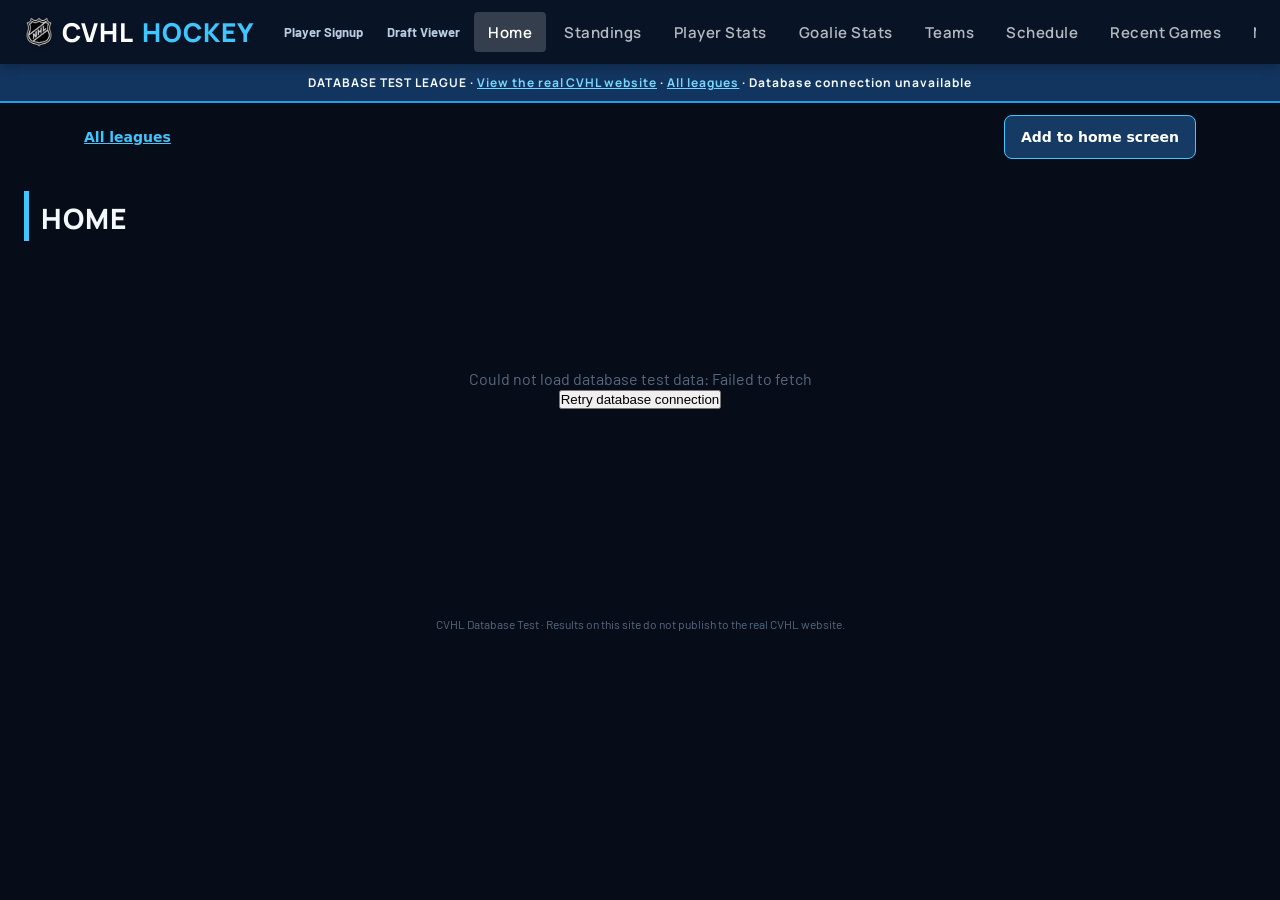
<file: test/index.html>
<!DOCTYPE html>
<html lang="en">
<head>
<meta charset="UTF-8">
<meta name="viewport" content="width=device-width, initial-scale=1.0, viewport-fit=cover">
<meta name="robots" content="noindex,nofollow">
<link rel="stylesheet" href="profile-trades.css?v=2">
<title>CVHL Database Test | Chel Leagues</title>
<link rel="icon" type="image/png" href="../assets/chel-leagues-icon.png">
<style>
  #main-nav .test-signup-link { color: #b9cbe1; text-decoration: none; font: inherit; font-size: 13px; font-weight: 700; padding: 12px 10px; white-space: nowrap; }
  #main-nav .test-signup-link:hover { color: #40c6ff; }
  :root {
    --teal:    #081426;
    --teal2:   #153b65;
    --teal3:   #dfedfc;
    --ice:     #070d18;
    --white:   #f7faff;
    --grey1:   #eaf0f8;
    --grey2:   #b9cbe1;
    --grey3:   #566980;
    --black:   #101b2d;
    --accent:  #e32636;
    --gold:    #40c6ff;
  }
  *, *::before, *::after { box-sizing: border-box; margin: 0; padding: 0; }
  body {
    font-family: 'Barlow', sans-serif;
    background: var(--ice);
    color: var(--black);
    min-height: 100vh;
  }

  /* ── HEADER ── */
  header {
    background: var(--teal);
    padding: 0 24px;
    display: flex;
    align-items: center;
    gap: 20px;
    height: 64px;
    position: sticky;
    top: 0;
    z-index: 100;
    box-shadow: 0 2px 12px rgba(0,0,0,0.3);
  }
  .logo {
    font-family: 'Manrope', sans-serif;
    font-weight: 900;
    font-size: 26px;
    color: #fff;
    letter-spacing: 1px;
    white-space: nowrap;
    display: flex;
    align-items: center;
    gap: 8px;
  }
  .logo span { color: var(--gold); }
  .league-logo {
    width: 30px;
    height: 30px;
    object-fit: contain;
    flex: 0 0 auto;
    filter: drop-shadow(0 1px 2px rgba(0,0,0,0.35));
  }
  nav {
    display: flex;
    gap: 4px;
    flex: 1;
    overflow-x: auto;
  }
  nav button {
    background: transparent;
    border: none;
    color: rgba(255,255,255,0.7);
    font-family: 'Manrope', sans-serif;
    font-size: 15px;
    font-weight: 600;
    letter-spacing: 0.5px;
    padding: 6px 14px;
    border-radius: 4px;
    cursor: pointer;
    white-space: nowrap;
    transition: background 0.15s, color 0.15s;
  }
  nav button:hover { background: rgba(255,255,255,0.1); color: #fff; }
  nav button.active { background: rgba(255,255,255,0.18); color: #fff; }
  .mobile-menu-toggle {
    display: none;
    margin-left: auto;
    background: rgba(255,255,255,0.12);
    border: 1px solid rgba(255,255,255,0.32);
    color: #fff;
    border-radius: 5px;
    width: 38px;
    height: 34px;
    font-size: 22px;
    line-height: 1;
    cursor: pointer;
    align-items: center;
    justify-content: center;
  }
  .mobile-menu-toggle:hover { background: rgba(255,255,255,0.2); }
  .discord-nav-link {
    display: none;
    width: 38px;
    height: 34px;
    flex: 0 0 38px;
    align-items: center;
    justify-content: center;
    border: 1px solid rgba(255,255,255,0.32);
    border-radius: 5px;
    background: rgba(255,255,255,0.12);
    transition: background 0.15s, border-color 0.15s, transform 0.15s;
  }
  .discord-nav-link.is-visible { display: inline-flex; }
  .discord-nav-link:hover {
    background: #5865f2;
    border-color: #7289da;
    transform: translateY(-1px);
  }
  .discord-nav-link img {
    width: 21px;
    height: 21px;
    display: block;
    filter: brightness(0) invert(1);
  }

  /* ── MAIN ── */
  main { padding: 24px; max-width: 1600px; margin: 0 auto; padding-top: 20px; }

  /* ── SECTION TITLE ── */
  .section-title {
    font-family: 'Manrope', sans-serif;
    font-size: 28px;
    font-weight: 900;
    color: var(--teal);
    letter-spacing: 1px;
    margin-bottom: 8px;
    text-transform: uppercase;
    border-left: 5px solid var(--gold);
    padding-left: 12px;
    background: var(--ice);
    padding-top: 8px;
    padding-bottom: 4px;
  }

  /* ── CONTROLS ── */
  .controls {
    display: flex;
    gap: 12px;
    margin-bottom: 14px;
    flex-wrap: wrap;
    align-items: center;
    background: var(--ice);
    padding: 8px 0;
    position: sticky;
    top: 64px;
    z-index: 20;
  }
  .search-box {
    display: flex;
    align-items: center;
    background: #fff;
    border: 1.5px solid var(--grey2);
    border-radius: 6px;
    padding: 6px 12px;
    gap: 8px;
    min-width: 220px;
  }
  .search-box input {
    border: none;
    outline: none;
    font-family: 'Barlow', sans-serif;
    font-size: 14px;
    width: 100%;
    color: var(--black);
    background: transparent;
  }
  .search-icon { color: var(--grey3); font-size: 16px; }
  .filter-label {
    font-size: 13px;
    color: var(--grey3);
    font-weight: 500;
  }
  select.pos-filter {
    border: 1.5px solid var(--grey2);
    border-radius: 6px;
    padding: 7px 10px;
    font-family: 'Barlow', sans-serif;
    font-size: 14px;
    background: #fff;
    color: var(--black);
    cursor: pointer;
    outline: none;
  }
  .record-count {
    font-size: 13px;
    color: var(--grey3);
    margin-left: auto;
  }

  /* ── TABLE WRAPPER ── */
  .table-wrap {
    overflow-x: auto;
    overflow-y: auto;
    max-height: calc(100vh - 180px);
    border-radius: 8px;
    box-shadow: 0 2px 16px rgba(0,0,0,0.08);
    background: #fff;
  }
  .table-wrap thead tr {
    position: sticky;
    top: 0;
    z-index: 5;
  }
  table {
    width: 100%;
    border-collapse: collapse;
    font-size: 13px;
    min-width: 900px;
  }
  table td, table th { min-width: 48px; }
  table th:first-child, table td:first-child { min-width: 36px; max-width: 36px; width: 36px; }
  thead tr {
    background: var(--teal);
    color: #fff;
  }
  thead th {
    font-family: 'Manrope', sans-serif;
    font-size: 13px;
    font-weight: 700;
    letter-spacing: 0.5px;
    padding: 10px 10px;
    text-align: center;
    white-space: nowrap;
    cursor: pointer;
    user-select: none;
    border-right: 1px solid rgba(255,255,255,0.1);
    transition: background 0.15s;
  }
  thead th:first-child { text-align: left; padding-left: 14px; }
  thead th:hover { background: var(--teal2); }
  thead th.sorted-asc::after  { content: ' ▲'; font-size: 10px; }
  thead th.sorted-desc::after { content: ' ▼'; font-size: 10px; }

  tbody tr { border-bottom: 1px solid #eee; transition: background 0.1s; }
  tbody tr:nth-child(even) { background: var(--grey1); }
  tbody tr:hover { background: var(--teal3) !important; }
  tbody td {
    padding: 8px 10px;
    text-align: center;
    white-space: nowrap;
    color: var(--black);
  }
  tbody td:first-child { text-align: left; padding-left: 14px; font-weight: 600; min-width: 150px; }
  .rank-head,
  .rank-cell {
    color: var(--grey3);
    font-size: 12px;
    width: 24px !important;
    min-width: 24px !important;
    max-width: 24px !important;
    padding-left: 6px !important;
    padding-right: 6px !important;
    text-align: center !important;
  }
  .player-name { font-weight: 600; color: var(--teal); min-width: 150px; display: inline-block; }
  .roster-player-name { color: #eaf4ff !important; }
  .tc-player-name { color: #4169e1 !important; }
  .team-badge { min-width: 40px;
    display: inline-block;
    background: var(--teal3);
    color: var(--teal);
    font-family: 'Manrope', sans-serif;
    font-weight: 700;
    font-size: 11px;
    padding: 2px 7px;
    border-radius: 3px;
    letter-spacing: 0.5px;
  }
  .pts-cell { font-weight: 700; color: var(--teal); }
  .adv-cell { color: var(--teal2); font-style: italic; font-size: 12px; }
  .pos-badge {
    display: inline-block;
    background: var(--grey2);
    color: var(--grey3);
    font-size: 10px;
    font-weight: 700;
    padding: 1px 5px;
    border-radius: 3px;
    font-family: 'Manrope', sans-serif;
  }

  /* ── STANDINGS ── */
  .standings-grid {
    display: grid;
    grid-template-columns: 1fr;
    gap: 24px;
    margin-bottom: 32px;
  }
  .division-block { background: #fff; border-radius: 8px; box-shadow: 0 2px 16px rgba(0,0,0,0.08); overflow: hidden; }
  .division-title {
    background: var(--teal);
    color: #fff;
    font-family: 'Manrope', sans-serif;
    font-size: 18px;
    font-weight: 900;
    letter-spacing: 1px;
    padding: 10px 16px;
    text-transform: uppercase;
  }
  .division-title span { color: var(--gold); margin-right: 6px; }
  .stand-table-wrap { width: 100%; overflow-x: auto; -webkit-overflow-scrolling: touch; }
  .stand-table { width: 100%; border-collapse: collapse; font-size: 13px; }
  .stand-table thead tr { background: var(--teal2); color: #fff; }
  .stand-table thead th {
    font-family: 'Manrope', sans-serif;
    font-weight: 700;
    padding: 7px 10px;
    text-align: center;
    font-size: 12px;
    letter-spacing: 0.5px;
  }
  .stand-table thead th:first-child { text-align: left; padding-left: 14px; }
  .stand-table tbody tr { border-bottom: 1px solid #eee; }
  .stand-table tbody tr:nth-child(even) { background: var(--grey1); }
  .stand-table tbody td { padding: 8px 10px; text-align: center; color: var(--black); }
  .stand-table tbody td:first-child { text-align: left; padding-left: 14px; font-weight: 600; }
  .stand-table th, .stand-table td { box-sizing: border-box; }
  .stand-team-link {
    border: none;
    background: transparent;
    color: var(--teal);
    font: inherit;
    font-weight: 700;
    cursor: pointer;
    padding: 0;
    text-align: left;
    display: inline-flex;
    align-items: center;
    gap: 7px;
    max-width: 100%;
  }
  .stand-team-link:hover {
    color: var(--teal2);
    text-decoration: underline;
    text-underline-offset: 3px;
  }
  .stand-team-abbr { display: none; }
  .stand-logo {
    width: 22px;
    height: 22px;
    object-fit: contain;
    flex: 0 0 auto;
  }
  .pts-bold { font-weight: 700; color: var(--teal); }

  /* HOME */
  .home-hero {
    background: linear-gradient(135deg, var(--teal), var(--teal2));
    color: #fff;
    border-radius: 8px;
    padding: 24px;
    box-shadow: 0 4px 22px rgba(0,0,0,0.14);
    margin-bottom: 18px;
    display: grid;
    grid-template-columns: minmax(0, 1fr) auto;
    gap: 18px;
    align-items: center;
  }
  .home-title {
    font-family: 'Manrope', sans-serif;
    font-size: 42px;
    font-weight: 900;
    line-height: 1;
    letter-spacing: 1px;
    text-transform: uppercase;
  }
  .home-subtitle {
    font-size: 16px;
    color: rgba(255,255,255,0.84);
    margin-top: 8px;
    max-width: 820px;
  }
  .home-intro {
    background: rgba(255,255,255,0.12);
    border: 1px solid rgba(255,255,255,0.2);
    border-radius: 8px;
    padding: 14px 16px;
    font-size: 14px;
    line-height: 1.55;
    color: rgba(255,255,255,0.92);
    max-width: 520px;
  }
  .home-metrics {
    display: grid;
    grid-template-columns: repeat(4, minmax(0, 1fr));
    gap: 10px;
    margin-bottom: 22px;
  }
  .home-metric {
    background: #fff;
    border-radius: 8px;
    border: 1px solid var(--grey2);
    padding: 13px 16px;
    box-shadow: 0 2px 12px rgba(0,0,0,0.06);
  }
  .home-metric-value {
    font-family: 'Manrope', sans-serif;
    font-size: 28px;
    font-weight: 900;
    color: var(--teal);
    line-height: 1;
  }
  .home-metric-label {
    color: var(--grey3);
    font-family: 'Manrope', sans-serif;
    font-size: 12px;
    font-weight: 800;
    letter-spacing: 0.7px;
    text-transform: uppercase;
    margin-top: 4px;
  }
  .leader-grid {
    display: grid;
    grid-template-columns: repeat(4, minmax(0, 1fr));
    gap: 14px;
  }
  .leader-card {
    background: #fff;
    border-radius: 8px;
    border: 1px solid var(--grey2);
    box-shadow: 0 2px 14px rgba(0,0,0,0.07);
    overflow: hidden;
  }
  .leader-card-title {
    background: var(--teal);
    color: #fff;
    font-family: 'Manrope', sans-serif;
    font-size: 16px;
    font-weight: 900;
    letter-spacing: 0.8px;
    text-transform: uppercase;
    padding: 9px 12px;
  }
  .leader-row {
    display: grid;
    grid-template-columns: 22px 28px minmax(0, 1fr) auto;
    gap: 8px;
    align-items: center;
    min-height: 38px;
    padding: 8px 10px;
    border-bottom: 1px solid #eee;
  }
  .leader-row:last-child { border-bottom: none; }
  .leader-rank {
    color: var(--gold);
    font-family: 'Manrope', sans-serif;
    font-size: 16px;
    font-weight: 900;
  }
  .leader-logo {
    width: 24px;
    height: 24px;
    object-fit: contain;
  }
  .leader-name {
    min-width: 0;
    color: var(--teal);
    font-weight: 800;
    overflow: hidden;
    text-overflow: ellipsis;
    white-space: nowrap;
  }
  .leader-player-link {
    display: block;
    width: 100%;
    padding: 0;
    border: 0;
    background: transparent;
    font-family: inherit;
    font-size: inherit;
    text-align: left;
    cursor: pointer;
  }
  .leader-player-link:hover { text-decoration: underline; }
  .leader-player-link:focus-visible { outline: 2px solid var(--teal); outline-offset: 3px; border-radius: 2px; }
  .leader-player-link:disabled { cursor: wait; opacity: .65; }
  .leader-team {
    color: var(--grey3);
    font-size: 10px;
    font-weight: 800;
    text-transform: uppercase;
    margin-top: 1px;
  }
  .leader-value {
    font-family: 'Manrope', sans-serif;
    color: var(--teal);
    font-size: 22px;
    font-weight: 900;
    white-space: nowrap;
  }
  .leader-empty {
    color: var(--grey3);
    padding: 14px;
    font-size: 13px;
  }

  /* ── TEAM TABS ── */
  .team-nav { display: flex; gap: 6px; flex-wrap: wrap; margin-bottom: 16px; }
  .team-btn {
    background: #fff;
    border: 1.5px solid var(--grey2);
    border-radius: 5px;
    padding: 5px 12px;
    font-family: 'Manrope', sans-serif;
    font-weight: 700;
    font-size: 14px;
    cursor: pointer;
    color: var(--teal);
    transition: all 0.15s;
    letter-spacing: 0.5px;
    display: inline-flex;
    align-items: center;
    gap: 7px;
  }
  .team-btn:hover { background: var(--teal3); border-color: var(--teal); }
  .team-btn.active { background: var(--teal); color: #fff; border-color: var(--teal); }
  .team-btn-logo {
    width: 22px;
    height: 22px;
    object-fit: contain;
    flex: 0 0 auto;
  }
  .team-banner {
    background: var(--teal);
    color: #fff;
    font-family: 'Manrope', sans-serif;
    padding: 14px 18px;
    border-radius: 8px 8px 0 0;
    display: flex;
    align-items: center;
    gap: 12px;
    justify-content: space-between;
    flex-wrap: wrap;
  }
  .team-banner-main {
    display: flex;
    align-items: center;
    gap: 12px;
    min-width: 220px;
  }
  .team-banner-logo {
    width: 46px;
    height: 46px;
    object-fit: contain;
    flex: 0 0 auto;
    filter: drop-shadow(0 2px 4px rgba(0,0,0,0.35));
  }
  .team-banner-name {
    font-size: 24px;
    font-weight: 900;
    letter-spacing: 1.5px;
    text-transform: uppercase;
    line-height: 1;
  }
  .team-banner-record {
    color: rgba(255,255,255,0.82);
    font-size: 13px;
    font-weight: 800;
    letter-spacing: 0.8px;
    margin-top: 5px;
    text-transform: uppercase;
  }
  .team-banner-cap {
    background: rgba(255,255,255,0.12);
    border: 1px solid rgba(255,255,255,0.22);
    border-radius: 6px;
    padding: 8px 12px;
    text-align: right;
    min-width: 138px;
  }
  .team-banner-cap-label {
    color: rgba(255,255,255,0.72);
    font-size: 10px;
    font-weight: 800;
    letter-spacing: 1px;
    text-transform: uppercase;
  }
  .team-banner-cap-value {
    color: var(--gold);
    font-size: 22px;
    font-weight: 900;
    letter-spacing: 0.7px;
    margin-top: 2px;
  }
  .team-management {
    display: grid;
    grid-template-columns: repeat(3, minmax(0, 1fr));
    gap: 10px;
    padding: 12px 14px;
    background: #fff;
    border-bottom: 1px solid var(--grey2);
  }
  .team-management-card {
    background: var(--teal3);
    border: 1px solid var(--grey2);
    border-radius: 6px;
    padding: 10px 12px;
    min-width: 0;
  }
  .team-management-role {
    color: var(--grey3);
    font-size: 10px;
    font-weight: 900;
    letter-spacing: 1.2px;
    text-transform: uppercase;
  }
  .team-management-name {
    color: var(--teal);
    font-family: 'Manrope', sans-serif;
    font-size: 18px;
    font-weight: 900;
    margin-top: 3px;
    overflow: hidden;
    text-overflow: ellipsis;
    white-space: nowrap;
  }
  .subsection-label {
    background: var(--teal3);
    color: var(--teal);
    font-family: 'Manrope', sans-serif;
    font-weight: 700;
    font-size: 13px;
    letter-spacing: 1px;
    padding: 6px 14px;
    text-transform: uppercase;
  }
  .subsection-note {
    color: var(--grey3);
    font-size: 12px;
    font-weight: 600;
    letter-spacing: 0;
    text-transform: none;
    margin-left: 6px;
  }
  .totals-row td { background: var(--grey2) !important; font-weight: 700; color: var(--black) !important; }

  /* ── LOADING / EMPTY ── */
  .loading {
    text-align: center;
    padding: 60px 20px;
    color: var(--grey3);
    font-size: 16px;
  }
  .spinner {
    width: 36px; height: 36px;
    border: 3px solid var(--grey2);
    border-top-color: var(--teal);
    border-radius: 50%;
    animation: spin 0.8s linear infinite;
    margin: 0 auto 16px;
  }
  @keyframes spin { to { transform: rotate(360deg); } }

  /* ── PAGE VISIBILITY ── */
  .page { display: none; }
  .page.active { display: block; }

  /* ── FOOTER ── */
  footer {
    text-align: center;
    padding: 24px;
    color: var(--grey3);
    font-size: 12px;
    margin-top: 40px;
  }

  /* ── PLAYER CARD MODAL ── */
  .modal-overlay {
    display: none;
    position: fixed;
    inset: 0;
    background: rgba(0,0,0,0.55);
    z-index: 1000;
    align-items: center;
    justify-content: center;
    padding: 20px;
  }
  .modal-overlay.open { display: flex; }
  .modal-card {
    background: #fff;
    border-radius: 12px;
    width: 100%;
    max-width: 700px;
    max-height: 90vh;
    overflow-y: auto;
    box-shadow: 0 8px 48px rgba(0,0,0,0.3);
    animation: slideUp 0.2s ease;
  }
  @keyframes slideUp {
    from { transform: translateY(30px); opacity: 0; }
    to   { transform: translateY(0);    opacity: 1; }
  }
  .modal-header {
    background: var(--teal);
    color: #fff;
    padding: 20px 24px 16px;
    border-radius: 12px 12px 0 0;
    position: relative;
  }
  .modal-name {
    font-family: 'Manrope', sans-serif;
    font-size: 28px;
    font-weight: 900;
    letter-spacing: 1px;
    text-transform: uppercase;
  }
  .modal-meta {
    font-size: 13px;
    color: rgba(255,255,255,0.75);
    margin-top: 4px;
    display: flex;
    gap: 16px;
    flex-wrap: wrap;
  }
  .modal-meta span { display: flex; align-items: center; gap: 5px; }
  .ovr-badge {
    color: var(--gold);
    font-family: 'Manrope', sans-serif;
    font-size: 15px;
    font-weight: 900;
    letter-spacing: 0.8px;
    text-transform: uppercase;
  }
  .ovr-badge strong {
    color: var(--gold);
    font-size: 18px;
    line-height: 1;
  }
  .modal-close {
    position: absolute;
    top: 16px; right: 18px;
    background: rgba(255,255,255,0.15);
    border: none;
    color: #fff;
    font-size: 20px;
    width: 32px; height: 32px;
    border-radius: 50%;
    cursor: pointer;
    display: flex; align-items: center; justify-content: center;
    transition: background 0.15s;
  }
  .modal-close:hover { background: rgba(255,255,255,0.3); }
  .modal-body { padding: 20px 24px 24px; }
  .player-card-tabs {
    display: flex;
    gap: 8px;
    margin: -4px 0 18px;
    border-bottom: 1px solid var(--grey2);
  }
  .player-card-tab {
    border: none;
    background: transparent;
    color: var(--grey3);
    font-family: 'Manrope', sans-serif;
    font-size: 14px;
    font-weight: 800;
    letter-spacing: 0.8px;
    text-transform: uppercase;
    padding: 8px 4px 10px;
    cursor: pointer;
    border-bottom: 3px solid transparent;
  }
  .player-card-tab.active {
    color: var(--teal);
    border-bottom-color: var(--teal);
  }
  .player-card-panel { display: none; }
  .player-card-panel.active { display: block; }
  .player-games-list .date-group { margin-bottom: 18px; }
  .player-team-splits {
    display: flex;
    gap: 8px;
    flex-wrap: wrap;
    align-items: center;
    margin: -4px 0 16px;
    padding-bottom: 12px;
    border-bottom: 1px solid var(--grey2);
  }
  .player-split-btn {
    border: 1px solid var(--grey2);
    background: var(--ice);
    color: var(--teal);
    border-radius: 7px;
    padding: 6px 10px;
    min-height: 36px;
    display: inline-flex;
    align-items: center;
    gap: 7px;
    font-family: 'Manrope', sans-serif;
    font-size: 13px;
    font-weight: 800;
    letter-spacing: 0.5px;
    cursor: pointer;
    text-transform: uppercase;
  }
  .player-split-btn.active {
    background: var(--teal3);
    border-color: var(--teal);
    box-shadow: inset 0 0 0 1px rgba(26,82,118,0.12);
  }
  .player-split-logo {
    width: 24px;
    height: 24px;
    object-fit: contain;
    flex: 0 0 auto;
  }
  .position-breakdown {
    margin: 0 0 12px;
    min-height: 126px;
    display: flex;
    align-items: center;
    justify-content: space-between;
    gap: 20px;
    padding-left: 10px;
    padding-right: 18px;
  }
  .position-summary {
    display: flex;
    align-items: center;
    gap: 14px;
    min-width: 220px;
  }
  .position-summary-logo {
    width: 72px;
    height: 72px;
    object-fit: contain;
    flex: 0 0 auto;
    filter: drop-shadow(0 3px 5px rgba(0,0,0,0.16));
  }
  .position-summary-text {
    display: grid;
    gap: 5px;
  }
  .position-summary-kicker {
    color: var(--grey3);
    font-family: 'Manrope', sans-serif;
    font-size: 12px;
    font-weight: 900;
    letter-spacing: 1.2px;
    text-transform: uppercase;
  }
  .position-summary-skill {
    color: var(--teal);
    font-family: 'Manrope', sans-serif;
    font-size: 22px;
    font-weight: 900;
    letter-spacing: 0.4px;
    line-height: 1;
    text-transform: uppercase;
  }
  .position-summary-team {
    color: var(--black);
    font-size: 12px;
    font-weight: 700;
  }
  .position-chart-wrap {
    position: relative;
    width: 150px;
    height: 126px;
    flex: 0 0 auto;
  }
  .position-chart {
    position: absolute;
    left: 15px;
    top: 4px;
    width: 122px;
    height: 122px;
    border-radius: 50%;
    background: conic-gradient(var(--grey2) 0 100%);
    box-shadow: inset 0 0 0 1px rgba(255,255,255,0.35);
    cursor: help;
    overflow: hidden;
  }
  .position-hover-dim,
  .position-hover-slice {
    position: absolute;
    inset: 0;
    border-radius: 50%;
    opacity: 0;
    pointer-events: none;
    transition: opacity 0.12s ease;
  }
  .position-hover-dim {
    background: rgba(0,0,0,0.34);
    z-index: 1;
  }
  .position-hover-slice {
    background: conic-gradient(
      transparent 0deg var(--hover-start, 0deg),
      var(--hover-color, transparent) var(--hover-start, 0deg) var(--hover-end, 0deg),
      transparent var(--hover-end, 0deg) 360deg
    );
    filter: drop-shadow(0 0 5px rgba(255,255,255,0.35));
    z-index: 2;
  }
  .position-chart.slice-hovered .position-hover-dim,
  .position-chart.slice-hovered .position-hover-slice { opacity: 1; }
  .position-center-label {
    position: absolute;
    left: 50%;
    top: 50%;
    transform: translate(-50%, -50%);
    z-index: 3;
    color: #fff;
    font-family: 'Manrope', sans-serif;
    font-size: 14px;
    font-weight: 900;
    letter-spacing: 0.8px;
    line-height: 1;
    text-transform: uppercase;
    text-align: center;
    text-shadow: 0 1px 3px rgba(0,0,0,0.72);
    pointer-events: none;
  }
  @media (max-width: 560px) {
    .position-breakdown {
      margin-top: 0;
      margin-bottom: 14px;
      min-height: 178px;
      padding-right: 0;
      padding-left: 0;
      justify-content: center;
      flex-direction: column;
      gap: 8px;
    }
    .position-summary {
      min-width: 0;
      width: 100%;
      justify-content: center;
    }
    .position-summary-logo {
      width: 54px;
      height: 54px;
    }
    .position-summary-skill { font-size: 18px; }
    .position-chart-wrap { width: 128px; height: 112px; }
    .position-chart {
      left: 14px;
      top: 6px;
      width: 104px;
      height: 104px;
    }
    .position-center-label { font-size: 12px; }
  }
  .stat-section-title {
    font-family: 'Manrope', sans-serif;
    font-size: 13px;
    font-weight: 700;
    letter-spacing: 1.5px;
    text-transform: uppercase;
    color: var(--grey3);
    margin: 18px 0 10px;
    padding-bottom: 4px;
    border-bottom: 1px solid var(--grey2);
  }
  .stat-section-title:first-child { margin-top: 0; }
  .stat-grid {
    display: grid;
    grid-template-columns: repeat(auto-fill, minmax(110px, 1fr));
    gap: 10px;
  }
  .stat-box {
    background: var(--ice);
    border-radius: 8px;
    padding: 10px 12px;
    text-align: center;
    border: 1px solid var(--grey2);
  }
  .stat-box.highlight { background: var(--teal3); border-color: var(--teal); }
  .stat-box.advanced  { background: #fef9f0; border-color: #f39c12; }
  .stat-val {
    font-family: 'Manrope', sans-serif;
    font-size: 26px;
    font-weight: 900;
    color: var(--teal);
    line-height: 1;
  }
  .stat-box.highlight .stat-val { color: var(--teal); }
  .stat-box.advanced  .stat-val { color: var(--gold); }
  .stat-lbl {
    font-size: 10px;
    font-weight: 600;
    color: var(--grey3);
    text-transform: uppercase;
    letter-spacing: 0.5px;
    margin-top: 4px;
  }
  .player-name.clickable {
    cursor: pointer;
    text-decoration: underline;
    text-decoration-style: dotted;
    text-underline-offset: 3px;
  }
  .player-name.clickable:hover { color: var(--teal2); }

  /* ── RECENT GAMES ── */
  .games-grid { display: flex; flex-direction: column; gap: 10px; }
  .game-card {
    background: linear-gradient(90deg, var(--away-color, #173c43) 0%, #101f31 48%, #101f31 52%, var(--home-color, #173c43) 100%);
    border-radius: 8px;
    box-shadow: inset 4px 0 var(--away-accent, #5ad4cf), inset -4px 0 var(--home-accent, #5ad4cf), 0 7px 20px rgba(0,0,0,0.19);
    padding: 14px 20px;
    display: flex;
    align-items: center;
    gap: 0;
    cursor: pointer;
    border: 1.5px solid rgba(180,220,240,0.22);
    transition: border-color 0.15s, box-shadow 0.15s;
    max-width: 100%;
    overflow: hidden;
  }
  .game-card:hover { border-color: #79dce5; box-shadow: inset 4px 0 var(--away-accent, #5ad4cf), inset -4px 0 var(--home-accent, #5ad4cf), 0 10px 25px rgba(0,0,0,0.28); }
  .game-card .game-date { color: #d5e6f2; }
  .game-card .badge.game-code { background: rgba(227,38,54,0.25); color:#fff; border-color: rgba(255,115,125,0.58); font-weight:800; letter-spacing:.02em; }
  .game-card .game-team-name, .game-card .game-sep, .game-card .test-game-score { color: #f5faff; }
  .game-card .badge { background: rgba(4,17,31,0.58); color: #e8f6ff; border: 1px solid rgba(220,242,255,0.18); }
  .game-date {
    font-size: 11px;
    color: var(--grey3);
    min-width: 120px;
    font-weight: 500;
    display: flex;
    flex-direction: column;
    align-items: flex-start;
    gap: 3px;
  }
  .game-phase-label {
    display: inline-flex;
    align-items: center;
    min-height: 18px;
    padding: 2px 6px;
    border-radius: 3px;
    background: var(--highlight);
    color: #111;
    font-family: 'Manrope', sans-serif;
    font-size: 10px;
    font-weight: 900;
    line-height: 1;
    text-transform: uppercase;
  }
  .game-teams {
    flex: 1;
    display: flex;
    align-items: center;
    justify-content: center;
    gap: 16px;
    min-width: 0;
  }
  .game-team {
    display: flex;
    flex-direction: column;
    align-items: center;
    gap: 4px;
    min-width: 140px;
    max-width: 100%;
  }
  .game-team-logo {
    width: 38px;
    height: 38px;
    object-fit: contain;
    flex: 0 0 auto;
    filter: drop-shadow(0 1px 2px rgba(0,0,0,0.18));
  }
  .game-team-name {
    font-family: 'Manrope', sans-serif;
    font-size: 15px;
    font-weight: 700;
    color: var(--black);
    text-align: center;
    letter-spacing: 0.3px;
    max-width: 100%;
    overflow-wrap: anywhere;
    line-height: 1.1;
  }
  .game-team-name.winner { color: var(--teal); }
  .game-score-wrap {
    display: flex;
    align-items: center;
    gap: 12px;
  }
  .game-score {
    font-family: 'Manrope', sans-serif;
    font-size: 36px;
    font-weight: 900;
    color: var(--teal);
    line-height: 1;
    min-width: 40px;
    text-align: center;
  }
  .game-score.loser { color: var(--grey2); }
  .game-sep {
    font-family: 'Manrope', sans-serif;
    font-size: 20px;
    color: var(--grey3);
    font-weight: 400;
  }
  .game-badge {
    display: flex;
    gap: 6px;
    font-size: 10px;
  }
  .badge {
    background: var(--teal3);
    color: var(--teal);
    font-weight: 700;
    padding: 2px 7px;
    border-radius: 10px;
    font-family: 'Manrope', sans-serif;
    letter-spacing: 0.5px;
    font-size: 11px;
  }
  .badge.ot   { background: #fef9f0; color: var(--gold); }
  .badge.lgot { background: #fdf2f2; color: var(--accent); }
  .badge.forfeit { background: #111; color: #fff; }
  .game-arrow {
    color: var(--grey3);
    font-size: 18px;
    margin-left: 12px;
  }
  .game-card-actions {
    display: flex;
    gap: 6px;
    align-items: center;
    flex: 0 0 auto;
  }

  @media (max-width: 640px) {
    header {
      height: 58px;
      padding: 0 12px;
      gap: 10px;
    }
    .logo {
      font-size: 22px;
    }
    .league-logo {
      width: 26px;
      height: 26px;
    }
    .mobile-menu-toggle {
      display: inline-flex;
      margin-left: 0;
    }
    .discord-nav-link.is-visible {
      margin-left: auto;
    }
    nav {
      display: none;
      position: absolute;
      top: 58px;
      left: 0;
      right: 0;
      background: var(--teal);
      border-top: 1px solid rgba(255,255,255,0.18);
      box-shadow: 0 10px 18px rgba(0,0,0,0.26);
      padding: 8px 10px 10px;
      flex-direction: column;
      gap: 4px;
      overflow-x: visible;
    }
    header.menu-open nav {
      display: flex;
    }
    nav button {
      width: 100%;
      text-align: left;
      padding: 10px 12px;
      font-size: 17px;
      border-radius: 5px;
    }
    nav button.active {
      background: rgba(255,255,255,0.22);
      color: #fff;
    }
    .controls {
      top: 58px;
    }
    main { padding: 14px 10px; }
    .home-hero {
      grid-template-columns: 1fr;
      gap: 12px;
      padding: 16px;
      margin-bottom: 12px;
    }
    .home-title {
      font-size: 30px;
    }
    .home-subtitle {
      font-size: 14px;
      line-height: 1.35;
    }
    .home-intro {
      max-width: none;
      padding: 12px;
      font-size: 13px;
    }
    .home-metrics {
      grid-template-columns: repeat(2, minmax(0, 1fr));
      gap: 8px;
      margin-bottom: 14px;
    }
    .home-metric {
      min-width: 0;
      padding: 11px 10px;
    }
    .home-metric-value {
      font-size: 23px;
      line-height: 1.05;
      overflow-wrap: anywhere;
    }
    .home-metric-label {
      font-size: 11px;
      letter-spacing: 0.4px;
    }
    .leader-grid {
      grid-template-columns: 1fr;
      gap: 10px;
    }
    .leader-card-title {
      font-size: 15px;
      padding: 8px 10px;
    }
    .leader-row {
      grid-template-columns: 20px 26px minmax(0, 1fr) max-content;
      gap: 7px;
      padding: 8px 9px;
    }
    .leader-logo {
      width: 23px;
      height: 23px;
    }
    .leader-name {
      font-size: 13px;
    }
    .leader-value {
      font-size: 20px;
    }
    .standings-grid {
      gap: 14px;
    }
    .division-title {
      font-size: 16px;
      padding: 9px 10px;
    }
    .stand-table {
      table-layout: fixed;
      font-size: 12px;
    }
    .stand-table thead th {
      padding: 6px 2px;
      font-size: 10px;
      letter-spacing: 0;
    }
    .stand-table tbody td {
      padding: 7px 2px;
    }
    .stand-table thead th:first-child,
    .stand-table tbody td:first-child {
      width: 24%;
      padding-left: 7px;
      padding-right: 2px;
    }
    .stand-table thead th:not(:first-child),
    .stand-table tbody td:not(:first-child) {
      width: 10.85%;
    }
    .stand-team-link {
      max-width: 100%;
      overflow: hidden;
      text-overflow: ellipsis;
      white-space: nowrap;
      font-size: 12px;
      gap: 4px;
    }
    .stand-logo {
      width: 18px;
      height: 18px;
    }
    .stand-team-full {
      display: none;
    }
    .stand-team-abbr {
      display: inline;
    }
    .game-card {
      display: grid;
      grid-template-columns: 1fr;
      gap: 8px;
      padding: 12px;
    }
    .game-card .game-date {
      min-width: 0;
      width: 100%;
      text-align: center;
      font-size: 13px;
      align-items: center;
    }
    .game-teams {
      display: grid;
      grid-template-columns: minmax(0, 1fr) auto minmax(0, 1fr);
      gap: 8px;
      width: 100%;
    }
    .game-team {
      min-width: 0;
      width: 100%;
    }
    .game-team-name {
      font-size: 13px;
    }
    .game-team-logo {
      width: 32px;
      height: 32px;
    }
    .game-score-wrap {
      gap: 6px;
      align-self: center;
    }
    .game-score {
      font-size: 30px;
      min-width: 24px;
    }
    .game-sep {
      font-size: 16px;
    }
    .game-card-actions {
      justify-content: center;
      width: 100%;
    }
    .game-arrow {
      display: none;
    }
  }

  @media (max-width: 390px) {
    .home-metrics {
      grid-template-columns: 1fr;
    }
    .home-title {
      font-size: 28px;
    }
    .leader-row {
      grid-template-columns: 18px 24px minmax(0, 1fr) max-content;
      gap: 6px;
      padding-left: 8px;
      padding-right: 8px;
    }
    .leader-value {
      font-size: 18px;
    }
  }

  /* ── BOX SCORE MODAL ── */
  .box-modal-overlay {
    display: none;
    position: fixed;
    inset: 0;
    background: rgba(0,0,0,0.6);
    z-index: 2000;
    align-items: flex-start;
    justify-content: center;
    padding: 20px;
    overflow-y: auto;
  }
  .box-modal-overlay.open { display: flex; }
  .box-modal {
    background: #fff;
    border-radius: 12px;
    width: 100%;
    max-width: 1100px;
    margin: auto;
    box-shadow: 0 8px 48px rgba(0,0,0,0.3);
    animation: slideUp 0.2s ease;
    overflow: hidden;
  }
  .box-header {
    background: var(--teal);
    color: #fff;
    padding: 18px 24px;
    position: relative;
  }
  .box-scoreline {
    font-family: 'Manrope', sans-serif;
    font-size: 30px;
    font-weight: 900;
    letter-spacing: 1px;
    text-align: center;
  }
  .box-meta {
    text-align: center;
    font-size: 12px;
    color: rgba(255,255,255,0.7);
    margin-top: 4px;
  }
  .box-close {
    position: absolute;
    top: 14px; right: 18px;
    background: rgba(255,255,255,0.15);
    border: none; color: #fff;
    font-size: 18px; width: 30px; height: 30px;
    border-radius: 50%; cursor: pointer;
    display: flex; align-items: center; justify-content: center;
  }
  .box-close:hover { background: rgba(255,255,255,0.3); }
  .box-body { padding: 0 0 20px; }
  .box-team-section {
    padding: 0 20px 16px;
  }
  .box-team-label {
    font-family: 'Manrope', sans-serif;
    font-size: 16px;
    font-weight: 900;
    color: var(--teal);
    letter-spacing: 1px;
    text-transform: uppercase;
    padding: 14px 0 8px;
    border-bottom: 2px solid var(--teal3);
    margin-bottom: 8px;
  }
  .box-table-wrap { overflow-x: auto; }
  .box-table {
    width: 100%;
    border-collapse: collapse;
    font-size: 12px;
    min-width: 600px;
  }
  .box-table thead tr { background: var(--teal2); color: #fff; }
  .box-table thead th {
    font-family: 'Manrope', sans-serif;
    font-weight: 700;
    padding: 7px 8px;
    text-align: center;
    white-space: nowrap;
    font-size: 12px;
  }
  .box-table thead th:first-child { text-align: left; padding-left: 12px; }
  .box-table tbody tr { border-bottom: 1px solid #eee; }
  .box-table tbody tr:nth-child(even) { background: var(--grey1); }
  .box-table tbody td { padding: 7px 8px; text-align: center; color: var(--black); white-space: nowrap; }
  .box-table tbody td:first-child { text-align: left; padding-left: 12px; font-weight: 600; color: var(--teal); }
  .box-divider { height: 1px; background: var(--grey2); margin: 0 20px; }

  /* ── DATE GROUPS ── */
  .date-group { margin-bottom: 28px; }
  .date-header {
    font-family: 'Manrope', sans-serif;
    font-size: 18px;
    font-weight: 900;
    color: var(--teal);
    letter-spacing: 0.5px;
    padding: 10px 0 10px;
    border-bottom: 3px solid var(--teal);
    margin-bottom: 12px;
    text-transform: uppercase;
  }
  .game-card .game-date {
    font-size: 12px;
    color: #d5e6f2;
    min-width: 55px;
    font-weight: 600;
    font-family: 'Manrope', sans-serif;
  }

  /* PLAYOFF BRACKET */
  .bracket-stage {
    background: radial-gradient(circle at center, rgba(255,255,255,0.16), rgba(26,82,118,0.92));
    border-radius: 8px;
    padding: 22px;
    color: #fff;
    overflow-x: auto;
    box-shadow: 0 8px 30px rgba(0,0,0,0.18);
  }
  .bracket-hero {
    text-align: center;
    margin-bottom: 18px;
  }
  .bracket-title {
    font-family: 'Manrope', sans-serif;
    font-size: 48px;
    font-weight: 900;
    letter-spacing: 2px;
    line-height: 1;
    text-transform: uppercase;
    text-shadow: 0 3px 8px rgba(0,0,0,0.35);
  }
  .bracket-subtitle {
    font-family: 'Manrope', sans-serif;
    font-size: 18px;
    font-weight: 800;
    color: var(--gold);
    letter-spacing: 1px;
    margin-top: 4px;
    text-transform: uppercase;
  }
  .bracket-board {
    display: grid;
    grid-template-columns: minmax(430px, 1fr) minmax(190px, 0.44fr) minmax(430px, 1fr);
    gap: 22px;
    min-width: 1050px;
    align-items: center;
  }
  .bracket-play-in {
    margin-bottom: 26px;
    padding: 14px;
    border: 1px solid rgba(255,255,255,0.28);
    background: rgba(0,0,0,0.22);
  }
  .bracket-play-in-title {
    font-family: 'Manrope', sans-serif;
    font-size: 20px;
    font-weight: 900;
    color: var(--gold);
    text-align: center;
    text-transform: uppercase;
    letter-spacing: 1px;
    margin-bottom: 12px;
  }
  .bracket-play-in-grid {
    display: grid;
    grid-template-columns: repeat(auto-fit, minmax(220px, 1fr));
    gap: 14px;
  }
  .bracket-play-in.reference {
    margin: 26px 0 0;
    padding: 10px 12px;
    background: rgba(0,0,0,0.14);
    border-color: rgba(255,255,255,0.18);
  }
  .bracket-play-in.reference .bracket-play-in-title {
    font-size: 16px;
    color: rgba(255,255,255,0.72);
    margin-bottom: 8px;
  }
  .bracket-play-in.reference .bracket-play-in-grid {
    grid-template-columns: repeat(auto-fit, minmax(190px, 1fr));
    gap: 10px;
  }
  .bracket-play-in.reference .bracket-team {
    min-height: 32px;
  }
  .bracket-play-in.reference .bracket-series-games {
    display: none;
  }
  .bracket-side {
    display: flex;
    gap: 14px;
    align-items: stretch;
  }
  .bracket-side.west { flex-direction: row-reverse; }
  .bracket-round {
    flex: 1;
    display: flex;
    flex-direction: column;
    justify-content: space-around;
    gap: 18px;
  }
  .bracket-round-title {
    font-family: 'Manrope', sans-serif;
    font-size: 13px;
    font-weight: 800;
    letter-spacing: 1px;
    color: rgba(255,255,255,0.72);
    text-transform: uppercase;
    text-align: center;
  }
  .bracket-matchup {
    display: flex;
    flex-direction: column;
    gap: 5px;
    min-height: 74px;
    justify-content: center;
  }
  .bracket-team {
    display: grid;
    grid-template-columns: 22px 30px minmax(54px, 1fr) 28px;
    align-items: center;
    gap: 6px;
    min-height: 38px;
    background: rgba(0,0,0,0.52);
    border: 1px solid rgba(255,255,255,0.55);
    box-shadow: inset 0 0 18px rgba(255,255,255,0.08);
    padding: 4px 6px;
    transition: border-color 140ms ease, background 140ms ease, transform 140ms ease;
  }
  .bracket-team:hover {
    border-color: rgba(255,255,255,0.9);
    background: rgba(0,0,0,0.68);
    transform: translateY(-1px);
  }
  .bracket-team.winner {
    border-color: var(--gold);
    background: rgba(243,156,18,0.22);
    box-shadow: inset 0 0 18px rgba(243,156,18,0.14), 0 0 0 1px rgba(243,156,18,0.18);
  }
  .bracket-seed {
    color: rgba(255,255,255,0.72);
    font-family: 'Manrope', sans-serif;
    font-weight: 800;
  }
  .bracket-name {
    font-family: 'Manrope', sans-serif;
    font-size: 15px;
    font-weight: 800;
    letter-spacing: 0.4px;
    text-transform: uppercase;
    overflow: hidden;
    text-overflow: ellipsis;
    white-space: nowrap;
  }
  .bracket-name-abbr { display: none; }
  .bracket-logo {
    width: 30px;
    height: 30px;
    display: grid;
    place-items: center;
  }
  .bracket-team-logo {
    display: block;
    width: 28px;
    height: 28px;
    object-fit: contain;
    filter: drop-shadow(0 1px 2px rgba(0,0,0,0.5));
  }
  .bracket-logo-placeholder {
    color: rgba(255,255,255,0.32);
    font-family: 'Manrope', sans-serif;
    font-weight: 800;
  }
  .bracket-wins {
    font-family: 'Manrope', sans-serif;
    font-size: 22px;
    font-weight: 900;
    color: #fff;
    text-align: right;
  }
  .bracket-series-meta {
    font-family: 'Manrope', sans-serif;
    font-size: 12px;
    font-weight: 700;
    color: rgba(255,255,255,0.78);
    text-align: center;
    letter-spacing: 0.3px;
    line-height: 1.2;
  }
  .bracket-series-games {
    font-size: 10px;
    color: rgba(255,255,255,0.55);
    margin-top: 2px;
    word-break: break-word;
  }
  .bracket-finals {
    display: flex;
    flex-direction: column;
    align-items: center;
    gap: 16px;
  }
  .bracket-finals-label {
    font-family: 'Manrope', sans-serif;
    font-size: 24px;
    font-weight: 900;
    letter-spacing: 1px;
    text-transform: uppercase;
  }
  .bracket-finals .bracket-matchup {
    width: 100%;
  }
  @media (max-width: 760px) {
    .bracket-stage { padding: 14px; }
    .bracket-title { font-size: 34px; }
    .bracket-board {
      grid-template-columns: 340px 180px 340px;
      min-width: 900px;
      gap: 12px;
    }
    .bracket-side { gap: 10px; }
    .bracket-round { gap: 12px; }
    .bracket-team {
      grid-template-columns: 18px 28px minmax(38px, 1fr) 24px;
      gap: 4px;
      padding: 3px 4px;
    }
    .bracket-logo { width: 28px; height: 28px; }
    .bracket-team-logo { width: 26px; height: 26px; }
    .bracket-name-full { display: none; }
    .bracket-name-abbr { display: inline; }
    .bracket-name { font-size: 14px; }
    .bracket-wins { font-size: 20px; }
    .bracket-play-in-grid { grid-template-columns: repeat(auto-fit, minmax(170px, 1fr)); }
    .team-banner { align-items: stretch; }
    .team-banner-main { width: 100%; }
    .team-banner-cap {
      width: 100%;
      text-align: left;
    }
    .team-management {
      grid-template-columns: 1fr;
    }
  }
/* Latest posted game night */
.score-bar { background: var(--white); border-bottom: 3px solid var(--gold); }
.score-bar[hidden] { display: none; }
.score-bar-inner { max-width: 1440px; margin: auto; display: flex; align-items: stretch; padding: 0 20px; gap: 16px; }
.score-bar-heading { flex: 0 0 155px; display: flex; justify-content: center; flex-direction: column; gap: 4px; padding: 12px 0; }
.score-bar-heading strong { font: 700 19px 'Manrope', sans-serif; text-transform: uppercase; color: var(--teal); }
.score-bar-heading span { font-size: 12px; color: var(--black); }
.score-bar-viewport { flex: 1; min-width: 0; overflow-x: auto; scrollbar-width: thin; scrollbar-color: var(--grey2) transparent; }
.score-bar-track, .score-bar-group { display: flex; width: max-content; }
.score-bar-card { display: block; flex: 0 0 184px; width: 184px; border-left: 1px solid var(--grey2); padding: 10px 15px; color: var(--black); text-decoration: none; }
.score-bar-card:hover, .score-bar-card:focus-visible { background: var(--grey1); outline: 2px solid var(--gold); outline-offset: -2px; }
.score-bar-status { display: block; font-size: 10px; font-weight: 700; color: var(--grey3); letter-spacing: .6px; margin-bottom: 5px; }
.score-bar-team { display: flex; align-items: center; gap: 8px; height: 26px; font-size: 14px; }
.score-bar-logo { width: 23px; height: 23px; object-fit: contain; }
.score-bar-team b { margin-left: auto; font-size: 17px; }
@media (max-width: 640px) {
  .score-bar-inner { flex-wrap: wrap; padding: 0 12px; gap: 0; }
  .score-bar-heading { flex: 1; padding: 10px 0 6px; }
  .score-bar-viewport { order: 2; flex: 0 0 100%; }
  .score-bar-card { width: 166px; flex-basis: 166px; padding: 8px 12px; }
}

/* Clickable game matchup */
.score-matchup { margin: auto; width: min(680px, calc(100% - 24px)); max-height: calc(100dvh - 32px); overflow: auto; border: 1px solid var(--teal2); border-radius: 18px; padding: 24px; background: var(--teal); color: #fff; box-shadow: 0 24px 80px #0008; }
.score-matchup::backdrop { background: #06111ddd; }
.score-matchup-top { display: flex; align-items: start; justify-content: space-between; gap: 16px; margin-bottom: 20px; }
.score-matchup h2, .score-matchup h3 { font-family: 'Manrope', sans-serif; letter-spacing: 1.5px; text-transform: uppercase; }
.score-matchup h2 { font-size: 16px; margin: 0 0 8px; }
.score-matchup h3 { color: var(--gold); font-size: 13px; margin: 0 0 12px; }
.score-matchup p { margin: 8px 0; font-size: 12px; line-height: 1.5; }
.score-matchup-meta, .score-matchup-note { color: #dbe5ee; }
.score-matchup-close, .score-matchup-box-button { cursor: pointer; border: 1px solid #ffffff40; border-radius: 8px; background: #0003; color: #fff; padding: 9px 12px; font: inherit; }
.score-matchup-close:focus-visible, .score-matchup-box-button:focus-visible { outline: 3px solid #fff; outline-offset: 2px; }
.score-matchup-close { font-size: 20px; line-height: 1; }
.score-matchup-teams { display: grid; grid-template-columns: minmax(0, 1fr) auto minmax(0, 1fr); align-items: center; gap: 12px; }
.score-matchup-team { background: #0003; border: 1px solid #ffffff12; border-radius: 14px; padding: 18px 10px; text-align: center; min-width: 0; }
.score-matchup-logo { display: block; margin: 0 auto 10px; width: 90px; height: 90px; object-fit: contain; }
.score-matchup-name { font: 700 22px 'Manrope', sans-serif; }
.score-matchup-score { font: 900 38px 'Manrope', sans-serif; margin: 6px 0; }
.score-matchup-versus { font: 700 16px 'Manrope', sans-serif; }
.score-matchup-section { border-top: 1px solid #ffffff20; padding-top: 16px; margin-top: 16px; }
.score-matchup-columns { display: grid; grid-template-columns: repeat(2, minmax(0, 1fr)); gap: 12px; }
.score-matchup-column { background: #0003; border: 1px solid #ffffff18; border-radius: 12px; padding: 12px; min-width: 0; }
.score-matchup-column h4 { font: 700 15px 'Manrope', sans-serif; margin: 0 0 10px; }
.score-matchup-form { display: flex; flex-wrap: wrap; gap: 5px; }
.score-matchup-result { display: inline-flex; align-items: center; justify-content: center; min-width: 25px; height: 24px; border-radius: 5px; color: #082033; background: #ff8585; font-size: 11px; font-weight: 700; }
.score-matchup-result.win { background: #65e2ac; }
.score-matchup-result.ot { background: #ffd37a; }
.score-matchup-player { display: flex; align-items: center; gap: 9px; padding: 10px 0; border-top: 1px solid #ffffff18; }
.score-matchup-player:first-of-type { border: 0; }
.score-matchup-player strong { display: block; overflow-wrap: anywhere; font-size: 14px; }
.score-matchup-player small { display: block; color: #dbe5ee; margin-top: 4px; font-size: 11px; }
.score-matchup-position { display: grid; place-items: center; flex: 0 0 28px; height: 25px; border-radius: 4px; background: #ffffff15; border-left: 4px solid var(--position-color); color: #fff; font-size: 11px; font-weight: 700; }
.score-matchup-meeting { display: flex; justify-content: space-between; gap: 12px; margin-top: 7px; font-size: 12px; }
.score-matchup-team-tabs { display: flex; gap: 8px; margin-top: 16px; }
.score-matchup-team-tabs button { flex: 1; min-width: 0; padding: 10px; border: 1px solid #ffffff40; border-radius: 6px; background: #0003; color: #fff; font: inherit; font-weight: 700; cursor: pointer; }
.score-matchup-team-tabs button[aria-selected="true"] { background: #ffffff18; border-color: var(--gold); box-shadow: inset 0 -3px var(--gold); }
.score-matchup-team-tabs button:focus-visible { outline: 2px solid #fff; outline-offset: 3px; }
.score-matchup-table { max-width: 100%; overflow: auto; margin-top: 12px; }
.score-matchup-table table { width: 100%; border-collapse: collapse; font-size: 12px; }
.score-matchup-table tbody tr { background: transparent; }
.score-matchup-table tbody tr:nth-child(even) { background: #ffffff0a; }
.score-matchup-table tbody tr:hover { background: #ffffff18 !important; }
.score-matchup-table th, .score-matchup-table td { padding: 7px; border-bottom: 1px solid #ffffff20; text-align: left; color: #fff; background: transparent; white-space: nowrap; }
@media (max-width: 480px) {
  .score-matchup { padding: 16px; }
  .score-matchup-logo { width: 62px; height: 62px; }
  .score-matchup-name { font-size: 18px; }
  .score-matchup-teams { gap: 6px; }
  .score-matchup-columns { grid-template-columns: 1fr; }
}

  nav .player-centre-nav {display:inline-flex;align-items:center;flex-shrink:0;padding:6px 14px;color:#fff;background:rgba(255,255,255,.12);border-radius:4px;text-decoration:none;font:inherit;font-weight:600;white-space:nowrap;}
  nav .player-centre-nav:hover {background:rgba(255,255,255,.22);}

/* Test-only labels and database-backed content. The main design comes from CVHL/index.html. */
.section-title,.date-header{color:#f4f8ff}
.filter-label,.record-count{color:#b9cbe1}
.test-banner{background:#12355f;color:#f4f8ff;border-bottom:2px solid #219ee8;padding:10px 24px;font:700 12px Manrope,system-ui,sans-serif;letter-spacing:.08em;text-align:center}
.test-banner a{color:#77d7ff}.test-note{color:#b9cbe1;line-height:1.5;margin:12px 0 22px}
.test-table-scroll{overflow-x:auto}.test-empty{padding:30px;color:#b9cbe1}.test-team-table-scroll{overflow-x:auto;background:#fff;border:1px solid #dbe6f2;margin-bottom:16px}.test-team-table{min-width:100%;white-space:nowrap}.test-team-table th:first-child,.test-team-table td:first-child{position:sticky;left:0;z-index:1;background:#fff;min-width:160px}.test-team-table th:first-child{z-index:2;background:var(--teal);color:#fff}.test-team-table .test-player-link{color:#153b65}.test-team-table td,.test-team-table th{padding:9px 12px}.team-management-name{font-size:15px}.test-empty{background:#fff;margin:0 0 16px}\n.test-team-roster{padding:22px;background:#101b2d;border:1px solid #284567;border-radius:10px}
.test-roster-list{display:grid;grid-template-columns:repeat(auto-fill,minmax(190px,1fr));gap:9px;margin-top:20px}
.test-roster-player{padding:10px;background:#15304d;border-radius:7px;color:#f4f8ff}
.test-player-link{border:0;background:none;color:inherit;font:inherit;font-weight:700;text-align:left;cursor:pointer;padding:0}.test-player-link:hover{text-decoration:underline}.test-player-link:focus-visible{outline:2px solid #46baf2;outline-offset:3px}
.test-player-stats{display:grid;grid-template-columns:repeat(auto-fit,minmax(100px,1fr));gap:10px}.test-player-stat{background:#eef5fa;border-radius:8px;padding:14px;text-align:center;color:#12355f}.test-player-stat strong{display:block;font:800 24px Manrope,sans-serif}.test-player-stat span{font-size:12px;font-weight:700;text-transform:uppercase}
.test-logo{width:34px;height:34px;object-fit:contain;vertical-align:middle;margin-right:8px}
.game-card[data-game-id]{cursor:pointer}.game-card[data-game-id]:focus-visible{outline:2px solid #46baf2}.test-score-button{font:inherit;text-align:left;background:transparent;border-top:0;border-right:0;border-bottom:0;cursor:pointer}.test-score-button .score-bar-team{width:100%}
.test-game-score{font:800 26px Manrope,system-ui,sans-serif;color:#f4f8ff}
.test-link{background:none;border:0;color:#f4f8ff;font:inherit;cursor:pointer;text-align:left}
.test-link:hover{text-decoration:underline}.test-controls{margin-bottom:16px}

/* Team colours are confined to the database test roster. */
#team-content{--team-base:#12355f;--team-accent:#46baf2;--team-logo:none;border:1px solid color-mix(in srgb,var(--team-accent) 35%,#15273d);border-radius:14px;overflow:hidden;background:#071626;box-shadow:0 20px 50px rgba(0,0,0,.25)}
#team-content .team-banner{position:relative;isolation:isolate;min-height:170px;padding:28px 32px;border:0;border-radius:0;background:radial-gradient(circle at 12% 50%,color-mix(in srgb,var(--team-accent) 35%,transparent),transparent 38%),linear-gradient(105deg,var(--team-base),#071424 88%);border-bottom:3px solid var(--team-accent)}
#team-content .team-banner::after{content:"";position:absolute;z-index:-1;right:4%;top:-45px;width:260px;height:260px;background:var(--team-logo) center/contain no-repeat;opacity:.13;filter:grayscale(1)}
#team-content .team-banner-logo{width:86px;height:86px}
#team-content .team-banner-name{font-size:clamp(27px,3vw,42px);line-height:1.1}
#team-content .team-banner-record{color:#d7e3f3}
#team-content .team-management{background:#081b30;gap:10px;padding:16px;border-bottom:1px solid color-mix(in srgb,var(--team-accent) 35%,#132b42)}
#team-content .team-management-card{background:rgba(255,255,255,.06);border:1px solid rgba(255,255,255,.16)}
#team-content .team-management-role{color:#b7cde2}
#team-content .team-management-name{color:#fff}
#team-content .subsection-label{background:linear-gradient(90deg,color-mix(in srgb,var(--team-accent) 22%,#15243b),#192740);color:#fff;border-left:4px solid var(--team-accent);padding:12px 16px}
#team-content .subsection-note{color:#c4d0e0}
#team-content .test-team-table-scroll{background:#102640;border:0;margin:0 0 16px}
#team-content .test-team-table th,#team-content .test-team-table th:first-child{background:color-mix(in srgb,var(--team-accent) 17%,#263047);color:#f5f8ff;border-color:rgba(255,255,255,.1)}
#team-content .test-team-table td{background:#0e2039;color:#f2f6ff;border-color:rgba(255,255,255,.07)}
#team-content .test-team-table tbody tr:nth-child(even) td{background:#192b46}
#team-content .test-team-table tbody tr:hover td{background:color-mix(in srgb,var(--team-accent) 19%,#152b47)}
#team-content .test-team-table td:first-child{background:#0e2039}
#team-content .test-team-table tbody tr:nth-child(even) td:first-child{background:#192b46}
#team-content .test-team-table .roster-salary{font-weight:800;color:#d7e9fb}
#team-content .test-team-table .test-player-link{color:#fff}
#team-content .test-team-table .test-player-link:hover{color:var(--team-accent)}
#team-content .test-empty{background:#102640;color:#c4d0e0;margin:0;padding:22px}
@media(max-width:650px){#team-content .team-banner{padding:22px 18px;min-height:140px}#team-content .team-banner-logo{width:62px;height:62px}#team-content .team-management{grid-template-columns:1fr 1fr}#team-content .team-management-card:last-child{grid-column:1/-1}}
@media(max-width:850px){.test-banner{text-align:left;padding:10px 16px}}

/* Database test league: player stats use the league's navy and ice-blue palette. */
#page-players{
  position:relative;isolation:isolate;overflow:hidden;
  padding:24px;border:1px solid #2b5a84;border-radius:18px;
  background:radial-gradient(circle at 88% 0%,rgba(52,154,218,.25),transparent 38%),
    linear-gradient(145deg,#112c4c 0%,#091a30 57%,#071322 100%);
  box-shadow:0 18px 42px rgba(0,7,20,.28);
}
#page-players::before{
  content:"";position:absolute;z-index:-1;pointer-events:none;
  top:-52px;right:-32px;width:min(34vw,330px);height:330px;
  background:url("../CVHL/images/NHL%20Logo.png") center/contain no-repeat;
  opacity:.09;filter:grayscale(1);
}
#page-players .section-title{color:#f4faff;border-color:#42bff4}
#page-players .test-note{color:#b8d3e8}
#page-players .test-controls{
  background:rgba(8,27,48,.92);border:1px solid rgba(102,185,228,.25);
  border-radius:12px;padding:12px;backdrop-filter:blur(10px);
}
#page-players .test-controls input,#page-players .test-controls select{
  background:#f5faff;color:#102c47;border-color:#78afcf;
}
#page-players .test-controls label{color:#e2f3ff}
#page-players .test-table-scroll{
  border:1px solid rgba(93,177,224,.34);border-radius:12px;
  background:#102640;box-shadow:0 12px 30px rgba(0,8,23,.22);
}
#page-players .stat-table{background:transparent;color:#eff8ff}
#page-players .stat-table th{
  background:#203f60;color:#d7f2ff;border-color:#3b6988;
}
#page-players .stat-table td{
  background:rgba(11,34,61,.94);color:#f2f8ff;border-color:rgba(119,177,211,.16);
}
#page-players .stat-table tbody tr:nth-child(even) td{background:rgba(26,55,84,.94)}
#page-players .stat-table tbody tr:hover td{background:#28577d}
#page-players .stat-table .test-player-link{color:#f4fbff}
#page-players .stat-table .test-player-link:hover{color:#64d0ff}
@media(max-width:700px){
  #page-players{padding:15px 10px;border-radius:12px}
  #page-players::before{width:190px;height:190px;right:-34px;top:-18px}
  #page-players .test-controls{padding:10px}
}

  /* Database test standings and goalies share the navy/ice palette. */
  #page-standings,#page-goalies{
    position:relative;isolation:isolate;overflow:hidden;
    padding:24px;border:1px solid #2b5a84;border-radius:18px;
    background:radial-gradient(circle at 88% 0%,rgba(52,154,218,.24),transparent 38%),
      linear-gradient(145deg,#112c4c 0%,#091a30 57%,#071322 100%);
    box-shadow:0 18px 42px rgba(0,7,20,.28);
  }
  #page-standings::before,#page-goalies::before{
    content:"";position:absolute;z-index:-1;pointer-events:none;
    top:-52px;right:-32px;width:min(34vw,330px);height:330px;
    background:url("../CVHL/images/NHL%20Logo.png") center/contain no-repeat;
    opacity:.09;filter:grayscale(1);
  }
  #page-standings .section-title,#page-goalies .section-title{color:#f4faff;border-color:#42bff4}
  #page-standings .test-note,#page-goalies .test-note{color:#b8d3e8}
  #page-standings .division-block{
    background:#102640;border:1px solid rgba(93,177,224,.34);
    border-radius:12px;box-shadow:0 12px 30px rgba(0,8,23,.22);
  }
  #page-standings .division-title{
    background:linear-gradient(100deg,#17456e,#0b203a);
    border-bottom:1px solid rgba(107,194,231,.3);
  }
  #page-standings .stand-table thead tr,#page-goalies .stat-table th{
    background:#203f60;color:#d7f2ff;border-color:#3b6988;
  }
  #page-standings .stand-table tbody td{
    background:rgba(11,34,61,.94);color:#f2f8ff;
    border-bottom:1px solid rgba(119,177,211,.16);
  }
  #page-standings .stand-table tbody tr:nth-child(even) td{background:rgba(26,55,84,.94)}
  #page-standings .stand-table tbody tr:hover td{background:#28577d}
  #page-standings .stand-team-link,#page-standings .pts-bold{color:#f4fbff}
  #page-standings .stand-team-link:hover{color:#64d0ff}
  #page-goalies .test-table-scroll{
    border:1px solid rgba(93,177,224,.34);border-radius:12px;
    background:#102640;box-shadow:0 12px 30px rgba(0,8,23,.22);
  }
  #page-goalies .stat-table{background:transparent;color:#eff8ff}
  #page-goalies .stat-table td{
    background:rgba(11,34,61,.94);color:#f2f8ff;
    border-color:rgba(119,177,211,.16);
  }
  #page-goalies .stat-table tbody tr:nth-child(even) td{background:rgba(26,55,84,.94)}
  #page-goalies .stat-table tbody tr:hover td{background:#28577d}
  #page-goalies .stat-table .test-player-link{color:#f4fbff}
  #page-goalies .stat-table .test-player-link:hover{color:#64d0ff}
  #page-goalies .test-empty{background:rgba(11,34,61,.94);color:#b8d3e8;margin:0}
  @media(max-width:700px){
    #page-standings,#page-goalies{padding:15px 10px;border-radius:12px}
    #page-standings::before,#page-goalies::before{
      width:190px;height:190px;right:-34px;top:-18px;
    }
  }

  /* Phone tables: fit standings and keep goalie names in view while scrolling stats. */
  @media(max-width:640px){
    #page-standings .stand-table{
      min-width:0;width:100%;table-layout:fixed;
    }
    #page-standings .stand-table th,
    #page-standings .stand-table td{min-width:0}
    #page-standings .stand-table th:first-child,
    #page-standings .stand-table td:first-child{
      min-width:0;max-width:none;width:24%;
    }
    #page-standings .stand-team-link{min-width:0}
    #page-goalies .test-table-scroll{
      overflow-x:auto;-webkit-overflow-scrolling:touch;
    }
    #page-goalies .stat-table th:first-child,
    #page-goalies .stat-table td:first-child{
      position:sticky;left:0;z-index:2;min-width:138px;max-width:none;width:138px;
      box-shadow:2px 0 8px rgba(0,8,23,.35);
    }
    #page-goalies .stat-table th:first-child{z-index:6}
  }

  /* Database test profile shares the league palette; account data remains separate. */
  #page-profile{color:#f5faff;max-width:1120px;margin:auto}
  #page-profile .section-title{color:#f5faff;border-color:#40c6ff}
  .tp-hero{position:relative;overflow:hidden;border:1px solid #3573a2;border-radius:18px;
    padding:28px;background:radial-gradient(circle at 90% 0%,#215587 0%,transparent 45%),
    linear-gradient(145deg,#102d4e,#071b31);box-shadow:0 16px 36px #0006}
  .tp-hero::after{content:"";position:absolute;right:-35px;top:-45px;width:270px;height:270px;
    background:url("../CVHL/images/NHL%20Logo.png") center/contain no-repeat;opacity:.08;pointer-events:none}
  .tp-hero>*{position:relative;z-index:1}
  .tp-kicker{color:#77d8ff;text-transform:uppercase;letter-spacing:.14em;font-size:12px;font-weight:800}
  .tp-hero h2{font:900 clamp(26px,4vw,42px) 'Manrope',sans-serif;margin:8px 0}
  .tp-muted{color:#bad1e3;line-height:1.5}
  .tp-actions{display:flex;gap:10px;flex-wrap:wrap;margin-top:20px}
  .tp-button{display:inline-flex;align-items:center;justify-content:center;background:#40c6ff;
    border:1px solid #80dcff;border-radius:8px;padding:10px 16px;color:#071426;
    font:800 14px 'Manrope',sans-serif;text-decoration:none;cursor:pointer}
  .tp-button.secondary{background:#153452;color:#f5faff;border-color:#4d8db6}
  .tp-grid{display:grid;grid-template-columns:repeat(2,minmax(0,1fr));gap:16px;margin-top:18px}
  .tp-card{background:#102640;border:1px solid #315c7c;border-radius:14px;padding:20px;min-width:0}
  .tp-card h3{font:800 18px 'Manrope',sans-serif;color:#e4f6ff;margin-bottom:12px}
  .tp-card dl{display:grid;grid-template-columns:1fr 1fr;gap:10px}
  .tp-card dt{font-size:12px;color:#a9c9df;text-transform:uppercase;letter-spacing:.07em}
  .tp-card dd{font-size:17px;font-weight:700;margin-top:3px;overflow-wrap:anywhere}
  .tp-stat-grid{display:grid;grid-template-columns:repeat(4,1fr);gap:8px}
  .tp-stat{background:#193c60;padding:12px;border-radius:8px;text-align:center}
  .tp-stat strong{display:block;font:900 23px 'Manrope',sans-serif;color:#fff}
  .tp-stat span{font-size:12px;color:#b8ddf2}
  .tp-games{list-style:none;display:grid;gap:8px}
  .tp-games li{padding:10px 12px;background:#193c60;border-radius:8px;display:flex;justify-content:space-between;gap:12px}
  .tp-availability-header{display:flex;align-items:center;justify-content:space-between;gap:12px;flex-wrap:wrap;margin-bottom:12px}
  .tp-availability-header h3{margin:0}
  .tp-week-picker{display:flex;align-items:center;gap:8px;color:#c6e3f4;font:700 13px 'Manrope',sans-serif}
  .tp-week-picker select{width:auto;min-width:170px;max-width:100%;padding:8px 10px}
  .tp-quick-response{display:flex;gap:6px;margin-top:6px}
  .tp-quick-response button{flex:1;border:1px solid #597998;background:#122e4b;color:#d9eefa;
    border-radius:7px;padding:7px 8px;font:700 12px 'Manrope',sans-serif;cursor:pointer}
  .tp-quick-response button.available[aria-pressed="true"]{background:#145b35;border-color:#39d47b;color:#fff}
  .tp-quick-response button.unavailable[aria-pressed="true"]{background:#69212c;border-color:#f16e7b;color:#fff}
  .tp-profile-tabs{display:flex;gap:8px;margin-top:16px;border-bottom:1px solid #315c7c}
  .tp-profile-tabs button{border:1px solid #315c7c;border-bottom:0;background:#102640;color:#c5dceb;
    padding:11px 18px;border-radius:9px 9px 0 0;font:800 14px 'Manrope',sans-serif;cursor:pointer}
  .tp-profile-tabs button[aria-selected="true"]{background:#1c4c74;color:#fff;box-shadow:inset 0 3px #40c6ff}
  .tp-management{grid-column:1/-1;margin-top:18px}
  .tp-manager-toolbar{display:flex;align-items:end;gap:12px;flex-wrap:wrap;margin:12px 0}
  .tp-manager-toolbar label{display:grid;gap:5px;color:#c6e3f4;font-size:13px;font-weight:700}
  .tp-manager-toolbar select{min-width:190px}
  .tp-manager-toolbar .tp-button{font-size:13px}
  @media(max-width:700px){.tp-profile-tabs button{flex:1;padding:10px 8px}.tp-manager-toolbar label,.tp-manager-toolbar select{width:100%}}

  .tp-manager-picker{display:flex;align-items:center;gap:10px;margin-top:12px;color:#c6e3f4;font-weight:700}
  .tp-manager-picker select{width:auto;min-width:180px}
  .tp-manager-team{margin-top:14px}
  .tp-manager-team h4{color:#f1f9ff;font:800 16px 'Manrope',sans-serif;margin-bottom:8px}
  .tp-manager-game{border:1px solid #42678a;border-radius:9px;margin:8px 0;background:#112f4e}
  .tp-manager-game summary{cursor:pointer;padding:12px;color:#f0f8ff;font-weight:700}
  .tp-manager-counts{display:inline-flex;gap:8px;flex-wrap:wrap;margin-left:12px;font-size:12px}
  .tp-manager-counts b{background:#27445f;padding:3px 7px;border-radius:5px}
  .tp-manager-counts .available,.tp-manager-roster .availability-available{color:#77e5a1}
  .tp-manager-counts .unavailable,.tp-manager-roster .availability-unavailable{color:#ff9ba4}
  .tp-manager-roster{padding:0 12px 12px;display:grid;grid-template-columns:repeat(2,minmax(0,1fr));gap:6px}
  .tp-manager-roster>div{display:flex;justify-content:space-between;gap:10px;padding:8px;border-radius:6px;background:#193c60}
  .tp-manager-roster small{color:#aacbe0}
  .tp-manager-roster strong{white-space:nowrap}
  @media(max-width:700px){.tp-manager-roster{grid-template-columns:1fr}.tp-manager-counts{margin:8px 0 0;display:flex}}
  .tp-results li{align-items:center}
  .tp-results li>strong{white-space:nowrap;color:#f0f8ff}
  .tp-response select.availability-available{background:#145b35;border-color:#39d47b;color:#effff4;box-shadow:0 0 0 1px rgba(57,212,123,.26)}
  .tp-response select.availability-unavailable{background:#69212c;border-color:#f16e7b;color:#fff4f5;box-shadow:0 0 0 1px rgba(241,110,123,.26)}
  .tp-response select:disabled{opacity:.72;cursor:not-allowed}
  @media(max-width:700px){.tp-availability-header{align-items:stretch}.tp-week-picker{width:100%;justify-content:space-between}.tp-week-picker select{flex:1;min-width:0}.tp-games li .tp-response{margin-top:10px}}
  .tp-card form{display:grid;gap:12px}
  .tp-card form label,.tp-response{display:grid;gap:5px;color:#c6e3f4;font-size:13px;font-weight:700}
  .tp-card input,.tp-card select{width:100%;min-width:0;padding:10px 11px;border:1px solid #4d8db6;
    border-radius:8px;background:#092039;color:#f5faff;font:600 14px 'Manrope',sans-serif}
  .tp-card input:focus,.tp-card select:focus{outline:2px solid #40c6ff;outline-offset:1px}
  .tp-card button:disabled,.tp-card select:disabled{opacity:.6;cursor:wait}
  .tp-response{min-width:145px}
  @media(max-width:700px){.tp-hero{padding:20px}.tp-grid{grid-template-columns:1fr}.tp-stat-grid{grid-template-columns:repeat(2,1fr)}.tp-games li{display:block}}

  .tp-draft-filters{display:flex;flex-wrap:wrap;gap:18px;margin:20px 0}
  .tp-draft-filters label{display:grid;gap:8px;min-width:160px}
  .tp-draft-scroll{overflow-x:auto;margin-top:18px}
  .tp-draft-table{width:100%;min-width:800px;table-layout:fixed;border-collapse:collapse}
  .tp-draft-table th,.tp-draft-table td{padding:18px 22px!important;text-align:left!important;white-space:normal;overflow-wrap:anywhere;line-height:1.5;border-bottom:1px solid #d5deea}
  .tp-draft-table th:first-child,.tp-draft-table td:first-child{width:22%;min-width:0;max-width:none}
  .tp-draft-table th:nth-child(2){width:25%}.tp-draft-table th:nth-child(3),.tp-draft-table th:nth-child(4){width:15%}
  .tp-draft-table td{color:#eaf4ff;font-size:14px}.tp-draft-table td:first-child strong{color:#ffffff!important;font-size:15px;font-weight:800}.tp-draft-table tbody tr:hover td:first-child strong{color:#ffffff!important}.tp-draft-table tbody tr{background:#10263e}.tp-draft-table tbody tr:nth-child(even){background:#17334f}.tp-draft-table tbody tr:hover{background:#214563!important}.tp-draft-table th{cursor:default}.tp-draft-table [hidden]{display:none!important}

  .tp-shortlist-toolbar{display:flex;gap:18px;align-items:center;flex-wrap:wrap;margin:18px 0}
  .tp-shortlist-toolbar label{display:grid;gap:8px;min-width:220px}
  .tp-draft-table:has(.tp-shortlist-cell){min-width:1350px}
  .tp-draft-table:has(.tp-shortlist-cell) th:first-child{width:17%}
  .tp-draft-table:has(.tp-shortlist-cell) th:nth-child(2){width:19%}
  .tp-draft-table:has(.tp-shortlist-cell) th:nth-child(3),.tp-draft-table:has(.tp-shortlist-cell) th:nth-child(4){width:10%}
  .tp-draft-table:has(.tp-shortlist-cell) th:nth-child(5){width:17%}
  .tp-draft-table:has(.tp-shortlist-cell) th:nth-child(6){width:27%}
  .tp-draft-table tbody tr.is-shortlisted{background:#214b60!important;box-shadow:inset 5px 0 #ffd36b}
  .tp-draft-table tbody tr.is-shortlisted:hover{background:#28596f!important}
  .tp-shortlist-cell label{display:grid;gap:7px;margin-bottom:10px}
  .tp-shortlist-cell .tp-shortlist-check{display:flex;align-items:center;gap:10px;color:#ffe19c;font-weight:800}
  .tp-shortlist-check input{width:18px;height:18px;accent-color:#ffd36b}
  .tp-shortlist-cell select,.tp-shortlist-cell textarea{width:100%;box-sizing:border-box;background:#0c2137;color:#fff;border:1px solid #6a8aaa;border-radius:6px;padding:9px;font:inherit}
  .tp-shortlist-cell textarea{resize:vertical;margin:10px 0}
  .tp-shortlist-cell small{display:block;color:#d5e6f5;line-height:1.5}
  .tp-shortlist-cell details{margin-top:12px}.tp-shortlist-cell summary{cursor:pointer;color:#a8dfff}
  .tp-shortlist-cell button{margin:6px 6px 0 0}.tp-shortlist-cell [hidden]{display:none!important}
</style>
<link href="https://fonts.googleapis.com/css2?family=Manrope:wght@400;600;700;800&family=Barlow:wght@400;500;600&display=swap" rel="stylesheet">
<link rel="stylesheet" href="../mobile-app.css?v=2">
<script defer src="../app.js"></script>
<link rel="stylesheet" href="https://admin.chelleagues.com/static/website-design.css?v=2">
<script src="https://admin.chelleagues.com/static/website-design.js?v=2"></script>
<style>

/* Keep wide stat lines readable as the table scrolls. */
#page-players .stat-table,
#team-content .test-team-table {
  font-size: 14px;
  font-variant-numeric: tabular-nums;
}
#page-players .stat-table th,
#team-content .test-team-table th {
  padding: 10px 12px;
  color: #f5faff;
  border-bottom: 2px solid #6585a3;
}
#page-players .stat-table td,
#team-content .test-team-table td {
  padding: 11px 12px;
  line-height: 1.4;
  color: #f5faff;
  background: #112740;
  border-bottom: 1px solid #45617d;
}
#page-players .stat-table tbody tr:nth-child(even) td,
#team-content .test-team-table tbody tr:nth-child(even) td {
  background: #233f5c;
}
#page-players .stat-table tbody tr:hover td,
#page-players .stat-table tbody tr:focus-within td,
#team-content .test-team-table tbody tr:hover td,
#team-content .test-team-table tbody tr:focus-within td {
  background: #305679;
}
#page-players .stat-table th:first-child,
#page-players .stat-table td:first-child {
  position: sticky;
  left: 0;
  z-index: 1;
  min-width: 138px;
}
#page-players .stat-table th:first-child,
#team-content .test-team-table th:first-child {
  z-index: 2;
}
#page-players .stat-table :is(th,td):first-child,
#team-content .test-team-table :is(th,td):first-child {
  box-shadow: 2px 0 #6486a6;
}
#page-players .stat-table .test-player-link,
#team-content .test-team-table .test-player-link {
  color: #e6f6ff;
  font-weight: 700;
  text-decoration: underline;
  text-underline-offset: 3px;
}
  #player-modal .stat-box { background: #101f31; border-color: #36516e; }
  #player-modal .stat-box .stat-val { color: #f5f9ff; }
  #player-modal .stat-box .stat-lbl { color: #c1d5ed; }
  #game-info-modal .modal-card { background: #10253c; color: #fff; border: 1px solid #249ce9; }
  #game-info-modal .modal-body { background: #10253c; color: #fff; --gold: #7bcaff; }
  #game-info-body .score-matchup-note { color: #dbe5ee; margin: 0 0 16px; }
  #game-info-body .score-matchup-table caption { text-align: left; font-weight: 700; padding-bottom: 8px; }
  #game-info-body .test-player-link { color: #bde4ff; }
.score-matchup-teams { display: grid; grid-template-columns: minmax(0, 1fr) auto minmax(0, 1fr); align-items: center; gap: 12px; }
.score-matchup-team { background: #0003; border: 1px solid #ffffff12; border-radius: 14px; padding: 18px 10px; text-align: center; min-width: 0; }
.score-matchup-logo { display: block; margin: 0 auto 10px; width: 90px; height: 90px; object-fit: contain; }
.score-matchup-name { font: 700 22px 'Manrope', sans-serif; }
.score-matchup-score { font: 900 38px 'Manrope', sans-serif; margin: 6px 0; }
.score-matchup-versus { font: 700 16px 'Manrope', sans-serif; }
.score-matchup-section { border-top: 1px solid #ffffff20; padding-top: 16px; margin-top: 16px; }
.score-matchup-team-tabs { display: flex; gap: 8px; margin-top: 16px; }
.score-matchup-team-tabs button { flex: 1; min-width: 0; padding: 10px; border: 1px solid #ffffff40; border-radius: 6px; background: #0003; color: #fff; font: inherit; font-weight: 700; cursor: pointer; }
.score-matchup-team-tabs button[aria-selected="true"] { background: #ffffff18; border-color: var(--gold); box-shadow: inset 0 -3px var(--gold); }
.score-matchup-team-tabs button:focus-visible { outline: 2px solid #fff; outline-offset: 3px; }
.score-matchup-table { max-width: 100%; overflow: auto; margin-top: 12px; }
.score-matchup-table table { width: 100%; border-collapse: collapse; font-size: 12px; }
.score-matchup-table tbody tr { background: transparent; }
.score-matchup-table tbody tr:nth-child(even) { background: #ffffff0a; }
.score-matchup-table tbody tr:hover { background: #ffffff18 !important; }
.score-matchup-table th, .score-matchup-table td { padding: 7px; border-bottom: 1px solid #ffffff20; text-align: left; color: #fff; background: transparent; white-space: nowrap; }
@media (max-width: 480px) {
  .score-matchup-logo { width: 62px; height: 62px; }
  .score-matchup-name { font-size: 18px; }
  .score-matchup-teams { gap: 6px; }
}
</style>
<script src="database-sync.js?v=1"></script>
</head>
<body>
<header>
  <div class="logo"><img class="league-logo" src="../CVHL/images/NHL%20Logo.png" alt="">CVHL <span>HOCKEY</span></div>
  <nav id="main-nav" aria-label="CVHL database test navigation">
    <a class="test-signup-link" href="https://admin.chelleagues.com/database-test/signup">Player Signup</a>
    <a class="test-signup-link" href="draft.html?view=public">Draft Viewer</a>
    <button class="active" type="button" data-page="home">Home</button>
    <button type="button" data-page="standings">Standings</button>
    <button type="button" data-page="players">Player Stats</button>
    <button type="button" data-page="goalies">Goalie Stats</button>
    <button type="button" data-page="teams">Teams</button>
    <button type="button" data-page="schedule">Schedule</button>
    <button type="button" data-page="games">Recent Games</button>
    <button type="button" data-page="profile">My Profile</button>
  </nav>
  <button class="mobile-menu-toggle" type="button" aria-label="Open menu" aria-expanded="false">&#9776;</button>
</header>
<div class="test-banner">DATABASE TEST LEAGUE · <a href="../CVHL/">View the real CVHL website</a> · <a href="../">All leagues</a> · <span id="database-sync-status" role="status">Loading database…</span></div>
<section class="score-bar" id="test-score-bar" aria-label="Game night matchups" hidden><div class="score-bar-inner"><div class="score-bar-heading"><strong id="test-score-heading">Game Night</strong><span id="test-score-date"></span></div><div class="score-bar-viewport" tabindex="0" aria-label="Game matchups; scroll to browse"><div class="score-bar-track" id="test-score-track"></div></div></div></section>
<main>
  <div class="page active" id="page-home"><div class="section-title">Home</div><div id="home-content" class="loading">Loading test league…</div></div>
  <div class="page" id="page-standings"><div class="section-title">Standings</div><p class="test-note">Test standings use final games recorded in the test database.</p><div class="standings-grid" id="standings-grid"></div></div>
  <div class="page" id="page-players"><div class="section-title">Player Stats</div><div class="controls test-controls"><div class="search-box"><span class="search-icon">&#128269;</span><input id="player-search" type="search" placeholder="Search player…" aria-label="Search player"></div><span class="filter-label">Team:</span><select class="pos-filter" id="player-team"><option value="">All Teams</option></select><span class="record-count" id="player-count"></span></div><div class="table-wrap test-table-scroll" id="player-table-wrap"></div></div>
  <div class="page" id="page-goalies"><div class="section-title">Goalie Stats</div><p class="test-note">Goalie totals appear when goalie positions and game stats are recorded in the test database.</p><div class="table-wrap test-table-scroll" id="goalie-table-wrap"></div></div>
  <div class="page" id="page-teams"><div class="section-title">Team Rosters</div><div class="team-nav" id="team-nav"></div><div id="team-content"></div></div>
  <div class="page" id="page-schedule"><div class="section-title">Schedule</div><div class="controls test-controls"><span class="filter-label">Team:</span><select class="pos-filter" id="schedule-team"><option value="">All Teams</option></select><span class="filter-label">Phase:</span><select class="pos-filter" id="schedule-phase"><option value="regular">Regular Season</option><option value="playoff">Playoffs</option></select><span class="record-count" id="schedule-count"></span></div><div id="schedule-list"></div></div>
  <div class="page" id="page-games"><div class="section-title">Recent Games</div><div class="controls test-controls"><span class="filter-label">Team:</span><select class="pos-filter" id="game-team"><option value="">All Teams</option></select><span class="record-count" id="game-count"></span></div><div id="games-list"></div></div>
<div class="page" id="page-profile"><div class="section-title">My Profile</div><div id="test-profile-content" role="status"></div></div>
</main>
<div class="modal-overlay" id="game-info-modal" aria-hidden="true"><div class="modal-card" role="dialog" aria-modal="true" aria-labelledby="game-info-title"><div class="modal-header"><div class="modal-name" id="game-info-title">Game</div><button type="button" class="modal-close" id="game-info-close" aria-label="Close game details">&#10005;</button></div><div class="modal-body" id="game-info-body"></div></div></div>
<div class="modal-overlay" id="player-modal" aria-hidden="true"><div class="modal-card" role="dialog" aria-modal="true" aria-labelledby="modal-name"><div class="modal-header"><div class="modal-name" id="modal-name"></div><div class="modal-meta" id="modal-meta"></div><button type="button" class="modal-close" id="modal-close" aria-label="Close player card">&#10005;</button></div><div class="modal-body" id="modal-body"></div></div></div>
<footer>CVHL Database Test · Results on this site do not publish to the real CVHL website.</footer>
<script>
(() => {
  'use strict';
  const endpoint = 'https://admin.chelleagues.com/api/database-test/cvhl';
  const logos = {BOS:'Boston Bruins.png',BUF:'Buffalo Sabres.png',DAL:'Dallas Stars.png',DET:'Detroit Red Wings.png',LAK:'Los Angeles Kings.png',NYR:'New York Rangers.png',SEA:'Seattle Kraken.png',UTA:'Utah Mammoth.png'};
  const teamColors = {
    BOS:['#3a270a','#f6c24f'], BUF:['#092b59','#d33d42'],
    DAL:['#063b39','#42c4a5'], DET:['#671b28','#ec555b'],
    LAK:['#202a36','#aab8c9'], NYR:['#0c3267','#ea4c56'],
    SEA:['#073c4b','#5ad4cf'], UTA:['#173c43','#9ce0d2']
  };
  const $ = id => document.getElementById(id);
  const safe = value => String(value ?? '').replace(/[&<>"']/g, c => ({'&':'&amp;','<':'&lt;','>':'&gt;','"':'&quot;',"'":'&#39;'}[c]));
  let data, currentTeam;
  const team = id => data.teams.find(t => t.id === id) || {name:'Team',abbr:'?'};
  const playerLink = p => '<button type="button" class="test-player-link" data-player-index="'+data.players.indexOf(p)+'">'+safe(p.name)+'</button>';
  let previousFocus;
  const statSections = {
    skater: [
      ['Record',[['GP','games_played'],['W','wins'],['L','losses'],['OTL','overtime_losses']]],
      ['Scoring',[['G','goals'],['A','assists'],['PTS','points'],['Pts/GP','points_per_game'],['G/GP','goals_per_game'],['A/GP','assists_per_game'],['PPG','power_play_goals'],['SHG','short_handed_goals'],['ES Goals','even_strength_goals'],['GWGs','game_winning_goals']]],
      ['Shooting',[['Shots','shots'],['Shot Attempts','shot_attempts'],['Shot %','shot_pct'],['Shots On Net %','shots_on_net_pct'],['EV Sh%','even_strength_shot_pct']]],
      ['Defence',[['Hits','hits'],['Blocked Shots','blocked_shots'],['Takeaways','takeaways'],['Interceptions','interceptions'],['Deflections','deflections'],['Giveaways','giveaways'],['Plus Minus','plus_minus'],['PIMs','penalty_minutes'],['Penalties Drawn','penalties_drawn'],['PK Zone Clears','pk_zone_clears']]],
      ['Passing & Puck',[['Pass Attempts','pass_attempts'],['Passes','passes'],['Pass %','pass_pct'],['Saucer Passes','saucer_passes'],['Faceoff Wins','faceoff_wins'],['Faceoff Losses','faceoff_losses'],['Faceoff %','faceoff_pct'],['Possession (mins)','possession_minutes']]],
      ['Ice Time',[['TOI (mins)','time_on_ice_minutes'],['Offense Rating','offense_rating'],['Defense Rating','defense_rating'],['Teamplay Rating','teamplay_rating']]],
      ['Advanced',[['EVO','evo'],['GAR','gar'],['WAR','war']]],
    ],
    goalie: [
      ['Record',[['GP','games_played'],['W','wins'],['L','losses'],['OTL','overtime_losses']]],
      ['Goals',[['Goals Against','goals_against'],['GAA','gaa'],['Saves','saves'],['Shots Against','shots_against'],['Save %','save_pct']]],
      ['Special Saves',[['Breakaway Saves','breakaway_saves'],['Breakaway Save %','breakaway_save_pct'],['Penalty Shot Saves','penalty_shot_saves'],['Penalty Shot Save %','penalty_shot_save_pct'],['Diving Saves','diving_saves'],['Pokechecks','pokechecks']]],
      ['Other',[['PK Zone Clears','pk_zone_clears'],['Shutout Periods','shutout_periods']]],
    ]
  };
  function statPanel(stats,kind) {
    return statSections[kind].map(([title,fields])=>{
      const boxes=fields.filter(([,key])=>stats[key]!==undefined).map(([label,key])=>'<div class="stat-box"><div class="stat-val">'+safe(stats[key])+'</div><div class="stat-lbl">'+safe(label)+'</div></div>').join('');
      return boxes?'<div class="stat-section-title">'+safe(title)+'</div><div class="stat-grid">'+boxes+'</div>':'';
    }).join('') || '<p>No recorded stats yet.</p>';
  }
  function openPlayer(index) {
    const p=data.players[index];if(!p)return;
    previousFocus=document.activeElement;
    $('modal-name').textContent=p.name;
    $('modal-meta').innerHTML='<span>'+safe(team(p.team_id).name)+'</span><span>'+safe(p.skater?.position||p.position||'Player')+'</span>';
    const tabs=[['skater','Player Stats'],['goalie','Goalie Stats'],['playoff_skater','Playoff Player'],['playoff_goalie','Playoff Goalie']]
      .filter(([key])=>p[key]?.games_played>0);
    if(!tabs.length)tabs.push(['none','Season Stats']);
    $('modal-body').innerHTML='<div class="player-card-tabs">'+tabs.map(([key,label],i)=>'<button type="button" class="player-card-tab'+(i?'':' active')+'" data-card-tab="'+key+'">'+label+'</button>').join('')+'</div>'+tabs.map(([key],i)=>'<div class="player-card-panel'+(i?'':' active')+'" data-card-panel="'+key+'">'+(key==='none'?'<p>No recorded games for this player in the test database yet.</p>':statPanel(p[key],key.includes('goalie')?'goalie':'skater'))+'</div>').join('');
    $('player-modal').classList.add('open');$('player-modal').setAttribute('aria-hidden','false');document.body.style.overflow='hidden';$('modal-close').focus();
  }
  $('modal-body').addEventListener('click',e=>{
    const tab=e.target.closest('[data-card-tab]');if(!tab)return;
    $('modal-body').querySelectorAll('[data-card-tab]').forEach(el=>el.classList.toggle('active',el===tab));
    $('modal-body').querySelectorAll('[data-card-panel]').forEach(el=>el.classList.toggle('active',el.dataset.cardPanel===tab.dataset.cardTab));
  });
  function closePlayer() { $('player-modal').classList.remove('open');$('player-modal').setAttribute('aria-hidden','true');document.body.style.overflow='';previousFocus?.focus(); }
  document.addEventListener('click',e=>{const button=e.target.closest('[data-player-index]');if(button)openPlayer(Number(button.dataset.playerIndex));});
  $('modal-close').addEventListener('click',closePlayer);
  $('player-modal').addEventListener('click',e=>{if(e.target===$('player-modal'))closePlayer()});
  document.addEventListener('keydown',e=>{if(e.key==='Escape'&&$('player-modal').classList.contains('open')){e.preventDefault();closePlayer()}});
  function logo(t, cls='test-logo') {
    if(t.logo_url && /^https:\/\//i.test(t.logo_url))return '<img class="'+cls+'" src="'+safe(t.logo_url)+'" alt="" loading="lazy">';
    const file = logos[t.abbr];
    return file ? '<img class="'+cls+'" src="../CVHL/images/'+encodeURIComponent(file)+'" alt="" loading="lazy">' : '<span class="badge">'+safe(t.abbr)+'</span>';
  }
  function date(date) { return new Intl.DateTimeFormat('en-CA',{timeZone:'America/New_York',weekday:'long',month:'long',day:'numeric',year:'numeric'}).format(new Date(date)); }
  function time(date) { return new Intl.DateTimeFormat('en-CA',{timeZone:'America/New_York',hour:'numeric',minute:'2-digit'}).format(new Date(date)); }
  function page(id, button) {
    document.querySelectorAll('.page').forEach(p => p.classList.toggle('active',p.id==='page-'+id));
    document.querySelectorAll('#main-nav button').forEach(b => b.classList.toggle('active',b===button));
    document.querySelector('header').classList.remove('menu-open');
    document.querySelector('.mobile-menu-toggle').setAttribute('aria-expanded','false');
    history.replaceState(null,'','#'+id);
  }
  document.querySelectorAll('#main-nav button').forEach(button => button.addEventListener('click',() => page(button.dataset.page,button)));
  document.querySelector('.mobile-menu-toggle').addEventListener('click', e => {
    const open=document.querySelector('header').classList.toggle('menu-open');
    e.currentTarget.setAttribute('aria-expanded',String(open));
  });
  function choices(id) {
    const select=$(id);
    const selected=select.value;
    select.replaceChildren(new Option('All Teams',''));
    data.teams.forEach(t => select.add(new Option(t.name,t.id)));
    select.value=data.teams.some(t=>String(t.id)===selected)?selected:'';
    select.onchange=id==='player-team'?players:id==='game-team'?games:schedule;
  }
  function standingsRows() {
    const rows=new Map(data.teams.map(t=>[t.id,{...t,gp:0,w:0,l:0,otl:0,t:0,pts:0,gf:0,ga:0}]));
    data.games.forEach(g=>{
      if(g.status!=='final'||g.home_score==null||g.away_score==null)return;
      const h=rows.get(g.home_team_id),a=rows.get(g.away_team_id);if(!h||!a)return;
      h.gp++;a.gp++;h.gf+=g.home_score;h.ga+=g.away_score;a.gf+=g.away_score;a.ga+=g.home_score;
      if(g.home_score===g.away_score){h.t++;a.t++}
      else if(g.home_score>g.away_score){h.w++;if(g.overtime)a.otl++;else a.l++}
      else{a.w++;if(g.overtime)h.otl++;else h.l++}
    });
    rows.forEach(r=>{r.pts=r.w*2+r.otl});
    return [...rows.values()].sort((a,b)=>b.pts-a.pts||b.w-a.w||(b.gf-b.ga)-(a.gf-a.ga)||a.name.localeCompare(b.name));
  }
  function standings() {
    const rows=standingsRows();
    const configured=(data.divisions||[]).filter(d=>data.teams.some(t=>t.division_id===d.id));
    const groups=configured.length?configured.map(d=>[d.name,rows.filter(r=>r.division_id===d.id)]):[['LEAGUE STANDINGS',rows]];
    const assigned=new Set(groups.flatMap(([,teams])=>teams.map(t=>t.id)));
    const others=rows.filter(r=>!assigned.has(r.id));
    if(others.length)groups.push(['OTHER TEAMS',others]);
    $('standings-grid').innerHTML=groups.filter(([,teams])=>teams.length).map(([name,teams])=>'<div class="division-block"><div class="division-title"><span>&#9670;</span> '+safe(name)+'</div><div class="stand-table-wrap"><table class="stand-table"><thead><tr><th>TEAM</th><th>GP</th><th>W</th><th>L</th><th>OTL</th><th>PTS</th><th>GF</th><th>GA</th></tr></thead><tbody>'+teams.map(r=>'<tr><td><button type="button" class="stand-team-link" data-team="'+safe(r.id)+'">'+logo(r,'stand-logo')+'<span class="stand-team-full">'+safe(r.name)+'</span><span class="stand-team-abbr">'+safe(r.abbr)+'</span></button></td><td>'+r.gp+'</td><td>'+r.w+'</td><td>'+r.l+'</td><td>'+r.otl+'</td><td class="pts-bold">'+r.pts+'</td><td>'+r.gf+'</td><td>'+r.ga+'</td></tr>').join('')+'</tbody></table></div></div>').join('');
    $('standings-grid').querySelectorAll('[data-team]').forEach(b=>b.addEventListener('click',()=>openTeam(Number(b.dataset.team))));
  }
  const mainSkaterFields=[['GP','games_played'],['G','goals'],['A','assists'],['PTS','points'],['SHOTS','shots'],['SH%','shot_pct'],['HITS','hits'],['+/-','plus_minus']];
  const mainGoalieFields=[['GP','games_played'],['W','wins'],['L','losses'],['GA','goals_against'],['GAA','gaa'],['SAVES','saves'],['SA','shots_against'],['SV%','save_pct']];
  function statsTable(rows, goalie=false) {
    if(!rows.length)return '<div class="test-empty">No '+(goalie?'goalie':'player')+' stats yet.</div>';
    const fields=configuredFields(goalie?'goalie_stats':'player_stats',goalie?mainGoalieFields:mainSkaterFields,goalie?goalieCatalog:rosterSkaterFields);
    return '<table class="stat-table"><thead><tr><th>PLAYER</th><th>TEAM</th>'+fields.map(([label])=>'<th>'+safe(label)+'</th>').join('')+'</tr></thead><tbody>'+rows.map(p=>{
      const x=goalie?p.goalie:p.skater;
      return '<tr><td>'+playerLink(p)+'</td><td>'+safe(team(p.team_id).abbr)+'</td>'+
        fields.map(([,key])=>'<td>'+safe(x?.[key]??p[key]??'–')+'</td>').join('')+'</tr>';
    }).join('')+'</tbody></table>';
  }
  function players() {
    const q=$('player-search').value.trim().toLowerCase(), id=$('player-team').value;
    const rows=data.players.filter(p=>p.section!=='TC'&&(!id||String(p.team_id)===id)&&p.name.toLowerCase().includes(q)).sort((a,b)=>b.points-a.points||b.goals-a.goals||a.name.localeCompare(b.name));
    $('player-count').textContent=rows.length+' players';
    $('player-table-wrap').innerHTML=statsTable(rows);
  }
  $('player-search').addEventListener('input',players);
  function goalies() {
    const rows=data.players.filter(p=>p.section!=='TC'&&(p.goalie?.games_played>0||/^(g|goalie)$/i.test(p.position)||p.saves>0)).sort((a,b)=>(b.goalie?.saves||0)-(a.goalie?.saves||0)||a.name.localeCompare(b.name));
    $('goalie-table-wrap').innerHTML=statsTable(rows,true);
  }
  const rosterSkaterFields = [
    ['GP','games_played'],['W','wins'],['L','losses'],['OTL','overtime_losses'],
    ['G','goals'],['A','assists'],['PTS','points'],['Pts/GP','points_per_game'],
    ['G/GP','goals_per_game'],['A/GP','assists_per_game'],['Shots','shots'],
    ['Shot Attempts','shot_attempts'],['Shot %','shot_pct'],['Shots On Net %','shots_on_net_pct'],
    ['PPG','power_play_goals'],['SHG','short_handed_goals'],['ES Goals','even_strength_goals'],
    ['GWGs','game_winning_goals'],['Offense Rating','offense_rating'],
    ['Defense Rating','defense_rating'],['Teamplay Rating','teamplay_rating'],
    ['Hits','hits'],['Blocked Shots','blocked_shots'],['Takeaways','takeaways'],
    ['Deflections','deflections'],['Giveaways','giveaways'],['Interceptions','interceptions'],
    ['Pass Attempts','pass_attempts'],['Passes','passes'],['Pass %','pass_pct'],
    ['Saucer Passes','saucer_passes'],['Faceoff Wins','faceoff_wins'],
    ['Faceoff Losses','faceoff_losses'],['Faceoff %','faceoff_pct'],
    ['Plus Minus','plus_minus'],['PIMs','penalty_minutes'],['Penalties Drawn','penalties_drawn'],
    ['PK Zone Clears','pk_zone_clears'],['Possession (mins)','possession_minutes'],
    ['TOI (mins)','time_on_ice_minutes'],['EV Sh%','even_strength_shot_pct'],
    ['EVO','evo'],['GAR','gar'],['WAR','war']
  ];
  const goalieCatalog=[['GP','games_played'],['W','wins'],['L','losses'],['OTL','overtime_losses'],['GA','goals_against'],['GAA','gaa'],['Saves','saves'],['SA','shots_against'],['SV%','save_pct'],['Breakaway Saves','breakaway_saves'],['Breakaway Save %','breakaway_save_pct'],['Penalty Shot Saves','penalty_shot_saves'],['Penalty Shot Save %','penalty_shot_save_pct'],['Diving Saves','diving_saves'],['Pokechecks','pokechecks'],['PK Zone Clears','pk_zone_clears'],['Shutout Periods','shutout_periods']];
  function configuredFields(view,defaults,catalog){
    const available=new Map(catalog.map(([label,key])=>[key,label]));
    const selected=data.stat_views?.[view];
    return Array.isArray(selected)?selected.filter(key=>available.has(key)).map(key=>[available.get(key),key]):defaults;
  }
  const money = value => value == null ? '–' : '$'+Number(value).toLocaleString('en-US');
  function teamRosterTable(rows, goalie=false) {
    if (!rows.length) return '<p class="test-empty">No rostered '+(goalie?'goalies':'skaters')+' yet.</p>';
    const fields = goalie
      ? configuredFields('team_goalies',goalieCatalog.slice(0,9),goalieCatalog)
      : configuredFields('team_skaters',rosterSkaterFields,rosterSkaterFields);
    const salaryColumn = data.salary_cap != null;
    return '<div class="test-team-table-scroll"><table class="stat-table test-team-table"><thead><tr><th>Username</th>'+
      (salaryColumn?'<th>Salary</th>':'')+'<th>Position</th>'+
      fields.map(([label])=>'<th>'+safe(label)+'</th>').join('')+'</tr></thead><tbody>'+
      rows.map(p=>{
        const stats=goalie?p.goalie:p.skater;
        return '<tr><td>'+playerLink(p)+'</td>'+
          (salaryColumn?'<td class="roster-salary">'+safe(money(p.salary))+'</td>':'')+
          '<td>'+safe(stats?.position||p.position||'–')+'</td>'+
          fields.map(([,key])=>'<td>'+safe(stats?.[key]??(key==='games_played'?p.gp:undefined)??'–')+'</td>').join('')+'</tr>';
      }).join('')+'</tbody></table></div>';
  }
  function openTeam(id, navigate=true) {
    currentTeam=id;
    const t=team(id);
    const [base,accent]=teamColors[t.abbr]||['#12355f','#46baf2'];
    const area=$('team-content');
    area.style.setProperty('--team-base',base);
    area.style.setProperty('--team-accent',accent);
    area.style.setProperty('--team-logo',logos[t.abbr]?'url("../CVHL/images/'+encodeURIComponent(logos[t.abbr])+'")':'none');
    $('team-nav').querySelectorAll('button').forEach(b=>b.classList.toggle('active',Number(b.dataset.team)===id));
    const roster=data.players.filter(p=>p.team_id===id&&p.section!=='TC').sort((a,b)=>a.name.localeCompare(b.name));
    const goalies=roster.filter(p=>/^(g|goalie)$/i.test(p.position)||p.goalie?.games_played>0);
    const skaters=roster.filter(p=>!goalies.includes(p));
    const tc=data.players.filter(p=>p.team_id===id&&p.section==='TC').sort((a,b)=>a.name.localeCompare(b.name));
    const games=data.games.filter(g=>g.status==='final'&&(g.home_team_id===id||g.away_team_id===id));
    const wins=games.filter(g=>(g.home_team_id===id?g.home_score:g.away_score)>(g.home_team_id===id?g.away_score:g.home_score)).length;
    const losses=games.filter(g=>(g.home_team_id===id?g.home_score:g.away_score)<(g.home_team_id===id?g.away_score:g.home_score)).length;
    const gf=games.reduce((n,g)=>n+Number(g.home_team_id===id?g.home_score:g.away_score),0);
    const ga=games.reduce((n,g)=>n+Number(g.home_team_id===id?g.away_score:g.home_score),0);
    const roles=['owner','gm','agm'];
    const salaryKnown=roster.every(p=>p.salary!=null);
    const capRemaining=t.cap_remaining!=null?money(t.cap_remaining):(salaryKnown&&data.salary_cap!=null?money(data.salary_cap-roster.reduce((sum,p)=>sum+Number(p.salary),0)):'–');
    const management=roles.map(role=>{
      const people=(data.team_management||[]).filter(r=>r.team_id===id&&r.role===role).map(r=>r.name).join(', ');
      return '<div class="team-management-card"><div class="team-management-role">'+role.toUpperCase()+'</div><div class="team-management-name">'+safe(people||'Not assigned')+'</div></div>';
    }).join('');
    $('team-content').innerHTML='<div class="team-banner"><div class="team-banner-main">'+logo(t,'team-banner-logo')+
      '<div><div class="team-banner-name">'+safe(t.name)+'</div><div class="team-banner-record">'+wins+'-'+losses+'-0 | '+(wins*2)+' PTS | GF '+gf+' | GA '+ga+'</div></div></div>'+
      (data.salary_cap!=null?'<div class="team-banner-cap"><div class="team-banner-cap-label">Cap Remaining</div><div class="team-banner-cap-value">'+safe(capRemaining)+'</div></div>':'')+'</div>'+
      '<div class="team-management">'+management+'</div>'+
      '<div class="subsection-label">Rostered Skaters <span class="subsection-note">'+skaters.length+' players</span></div>'+teamRosterTable(skaters)+
      '<div class="subsection-label">Rostered Goalies <span class="subsection-note">'+goalies.length+' players</span></div>'+teamRosterTable(goalies,true)+
      '<div class="subsection-label">Training Camp (TC) <span class="subsection-note">'+tc.length+' players</span></div>'+(tc.length?teamRosterTable(tc):'<p class="test-empty">No training camp players.</p>');
    if(navigate){const nav=document.querySelector('#main-nav [data-page="teams"]');page('teams',nav);}
  }
  function teams() {
    $('team-nav').innerHTML=data.teams.map(t=>'<button type="button" class="team-btn" data-team="'+safe(t.id)+'">'+logo(t,'team-btn-logo')+safe(t.abbr)+'</button>').join('');
    $('team-nav').querySelectorAll('button').forEach(b=>b.addEventListener('click',()=>openTeam(Number(b.dataset.team))));
    if(data.teams.length){currentTeam=data.teams.some(t=>t.id===currentTeam)?currentTeam:data.teams[0].id;openTeam(currentTeam,false);}
    else $('team-content').innerHTML='<div class="loading">No teams yet.</div>';
  }
  function gameCard(g, result=false) {
    const away=team(g.away_team_id),home=team(g.home_team_id);
    const awayPalette=teamColors[away.abbr]||['#173c43','#5ad4cf'];
    const homePalette=teamColors[home.abbr]||['#173c43','#5ad4cf'];
    const colors='--away-color:'+awayPalette[0]+';--away-accent:'+awayPalette[1]+';--home-color:'+homePalette[0]+';--home-accent:'+homePalette[1];
    return '<div class="game-card" data-away="'+safe(away.abbr)+'" data-home="'+safe(home.abbr)+'" style="'+colors+'" data-game-id="'+safe(g.id)+'" tabindex="0" role="button" aria-label="View '+safe(away.name)+' vs '+safe(home.name)+' game details"><div class="game-date">'+safe(time(g.starts_at))+'</div><div class="game-teams"><div class="game-team">'+logo(away,'game-team-logo')+'<div class="game-team-name">'+safe(away.name)+'</div><div class="game-badge"><span class="badge">AWAY</span></div></div><div class="game-score-wrap"><div class="'+(result?'test-game-score':'game-sep')+'">'+(result?g.away_score+' – '+g.home_score:'@')+'</div></div><div class="game-team">'+logo(home,'game-team-logo')+'<div class="game-team-name">'+safe(home.name)+'</div><div class="game-badge"><span class="badge">HOME</span></div></div></div><div class="game-card-actions"><span class="badge">'+safe(g.phase)+'</span>'+(g.game_code?'<span class="badge game-code">'+safe(g.game_code)+'</span>':'')+'</div></div>';
  }
  function grouped(items, results=false) {
    if(!items.length)return '<div class="loading">No '+(results?'final games':'scheduled games')+' yet.</div>';
    const groups=new Map();
    items.forEach(g=>{const key=date(g.starts_at);if(!groups.has(key))groups.set(key,[]);groups.get(key).push(g)});
    return [...groups].map(([key,games])=>'<div class="date-group"><div class="date-header">'+safe(key)+'</div><div class="games-grid">'+games.map(g=>gameCard(g,results)).join('')+'</div></div>').join('');
  }
  function schedule() {
    const id=$('schedule-team').value,phase=$('schedule-phase').value;
    const items=data.games.filter(g=>g.status!=='final'&&g.status!=='cancelled'&&g.phase===phase&&(!id||String(g.home_team_id)===id||String(g.away_team_id)===id)).sort((a,b)=>a.starts_at.localeCompare(b.starts_at));
    $('schedule-count').textContent=items.length+' games';$('schedule-list').innerHTML=grouped(items);
  }
  $('schedule-phase').addEventListener('change',schedule);
  function games() {
    const id=$('game-team').value;
    const items=data.games.filter(g=>g.status==='final'&&(!id||String(g.home_team_id)===id||String(g.away_team_id)===id)).sort((a,b)=>b.starts_at.localeCompare(a.starts_at));
    $('game-count').textContent=items.length+' games';$('games-list').innerHTML=grouped(items,true);
  }
  function leaders(title,players,keys,order='desc',format=value=>String(value),kind='skater') {
    const value=p=>{const stats=p[kind];if(!stats)return NaN;for(const key of keys){if(stats[key]!==undefined&&stats[key]!==null&&stats[key]!=='')return parseFloat(stats[key])}return NaN};
    const top=[...players].filter(p=>p[kind]?.games_played>0&&Number.isFinite(value(p))).sort((a,b)=>order==='asc'?value(a)-value(b):value(b)-value(a)).slice(0,5);
    return '<div class="leader-card"><div class="leader-card-title">'+safe(title)+'</div><div class="leader-list">'+(top.length?top.map((p,i)=>'<div class="leader-row"><div class="leader-rank">'+(i+1)+'</div>'+logo(team(p.team_id),'leader-logo')+'<div><div class="leader-name">'+playerLink(p)+'</div><div class="leader-team">'+safe(team(p.team_id).abbr)+'</div></div><div class="leader-value">'+safe(format(value(p)))+'</div></div>').join(''):'<div class="leader-empty">No recorded stats yet</div>')+'</div></div>';
  }
  function gameCarousel() {
    const finals=data.games.filter(g=>g.status==='final'&&g.home_score!=null&&g.away_score!=null).sort((a,b)=>b.starts_at.localeCompare(a.starts_at));
    const upcoming=data.games.filter(g=>g.status==='scheduled'&&new Date(g.starts_at)>=new Date()).sort((a,b)=>a.starts_at.localeCompare(b.starts_at));
    const selected=finals.length?finals:upcoming;
    const bar=$('test-score-bar');
    if(!selected.length){bar.hidden=true;return}
    const day=new Intl.DateTimeFormat('en-CA',{timeZone:'America/New_York',year:'numeric',month:'2-digit',day:'2-digit'}).format(new Date(selected[0].starts_at));
    const night=selected.filter(g=>new Intl.DateTimeFormat('en-CA',{timeZone:'America/New_York',year:'numeric',month:'2-digit',day:'2-digit'}).format(new Date(g.starts_at))===day);
    $('test-score-heading').textContent=finals.length?'Latest Game Night':'Next Game Night';
    $('test-score-date').textContent=date(selected[0].starts_at);
    $('test-score-track').innerHTML='<div class="score-bar-group">'+night.map(g=>{
      const away=team(g.away_team_id),home=team(g.home_team_id);
      const line=(t,score)=>'<span class="score-bar-team">'+logo(t,'score-bar-logo')+'<span>'+safe(t.abbr)+'</span><b>'+safe(score??'–')+'</b></span>';
      return '<button type="button" class="score-bar-card test-score-button" data-game-id="'+safe(g.id)+'"><span class="score-bar-status">'+safe(g.status==='final'?'FINAL':time(g.starts_at)+' ET')+'</span>'+line(away,g.away_score)+line(home,g.home_score)+'</button>';
    }).join('')+'</div>';
    bar.hidden=false;
  }
  const boxScoreColumns = [
    ['Skaters', 'skater', [['Position','POS'],['Goals','G'],['Assists','A'],['Points','PTS'],['Shots','SOG'],['Hits','HIT'],['Plus Minus','+/−']]],
    ['Goalies', 'goalie', [['Shots Against','SA'],['Saves','SV'],['Goals Against','GA'],['Save %','SV%']]]
  ];
  let gameOpener;
  function teamBoxScore(rows) {
    return boxScoreColumns.map(([title,kind,columns])=>{
      const subset=rows.filter(s=>s.kind===kind);
      if(!subset.length)return '<p class="score-matchup-note">No '+kind+' stats recorded.</p>';
      const visible=columns.filter(([key])=>subset.some(s=>Object.hasOwn(s.stats||{},key)));
      return '<div class="score-matchup-table"><table><caption>'+title+'</caption><thead><tr><th scope="col">Player</th>'+
        visible.map(([key,label])=>'<th scope="col" title="'+safe(key)+'">'+safe(label)+'</th>').join('')+
        '</tr></thead><tbody>'+subset.map(s=>{
          const player=data.players.find(p=>p.id===s.player_id),values=s.stats||{};
          return '<tr><td>'+(player?playerLink(player):safe(values.Username||'Player'))+'</td>'+
            visible.map(([key])=>'<td>'+safe(values[key]??'–')+'</td>').join('')+'</tr>';
        }).join('')+'</tbody></table></div>';
    }).join('');
  }
  function openGame(id, opener) {
    const g=data.games.find(item=>String(item.id)===String(id));
    if(!g)return;
    gameOpener=opener;
    const sides=[[team(g.away_team_id),g.away_score,'Away'],[team(g.home_team_id),g.home_score,'Home']];
    const final=g.status==='final';
    $('game-info-title').textContent=final?'Game Matchup · Final'+(g.overtime?' / OT':''):'Game Matchup · Scheduled';
    const rows=final?(data.game_player_stats||[]).filter(s=>s.game_id===g.id):[];
    const teamsHtml=sides.map(([t,score,side])=>'<div class="score-matchup-team">'+logo(t,'score-matchup-logo')+
      '<div class="score-matchup-name">'+safe(t.name)+'</div><div class="score-matchup-score">'+safe(score??'–')+
      '</div><div>'+side+'</div></div>').join('<span class="score-matchup-versus">VS</span>');
    const boxHtml=rows.length?'<div class="score-matchup-team-tabs" role="tablist" aria-label="Box score team">'+
      sides.map(([t],i)=>'<button type="button" role="tab" id="test-box-tab-'+i+'" aria-controls="test-box-panel-'+i+
        '" aria-selected="'+(i===0)+'" tabindex="'+(i===0?0:-1)+'">'+safe(t.name)+'</button>').join('')+'</div>'+
      sides.map(([t],i)=>'<div role="tabpanel" id="test-box-panel-'+i+'" aria-labelledby="test-box-tab-'+i+
        '" tabindex="0"'+(i?' hidden':'')+'>'+teamBoxScore(rows.filter(s=>s.team_id===t.id))+'</div>').join(''):
      '<p class="score-matchup-note">'+(final?'No player box score recorded for this game yet.':'Box scores appear after the game is final.')+'</p>';
    $('game-info-body').innerHTML='<p class="score-matchup-note">'+safe(date(g.starts_at))+' · '+safe(time(g.starts_at))+
      ' ET · '+(g.phase==='regular'?'Regular season':'Playoffs')+'</p><div class="score-matchup-teams">'+teamsHtml+
      '</div><section class="score-matchup-section"><h3>Box Score</h3>'+boxHtml+'</section>';
    const tabs=[...$('game-info-body').querySelectorAll('[role="tab"]')];
    function selectTeam(index) {
      tabs.forEach((tab,i)=>{
        tab.setAttribute('aria-selected',String(i===index));
        tab.tabIndex=i===index?0:-1;
        $(tab.getAttribute('aria-controls')).hidden=i!==index;
      });
    }
    tabs.forEach((tab,i)=>{
      tab.addEventListener('click',()=>selectTeam(i));
      tab.addEventListener('keydown',event=>{
        if(!['ArrowLeft','ArrowRight','Home','End'].includes(event.key))return;
        event.preventDefault();
        const index=event.key==='Home'?0:event.key==='End'?1:1-i;
        selectTeam(index);
        tabs[index].focus();
      });
    });
    $('game-info-modal').classList.add('open');
    $('game-info-modal').setAttribute('aria-hidden','false');
    $('game-info-close').focus();
  }
  document.addEventListener('click',e=>{const game=e.target.closest('[data-game-id]');if(game)openGame(game.dataset.gameId,game)});
  document.addEventListener('keydown',e=>{
    const game=e.target.closest('[data-game-id]');
    if(game&&game.tagName!=='BUTTON'&&(e.key==='Enter'||e.key===' ')){
      e.preventDefault();
      openGame(game.dataset.gameId,game);
    }
  });
  $('game-info-close').addEventListener('click',()=>{
    $('game-info-modal').classList.remove('open');
    $('game-info-modal').setAttribute('aria-hidden','true');
    gameOpener?.focus();
  });
  $('game-info-modal').addEventListener('click',e=>{if(e.target===$('game-info-modal'))$('game-info-close').click()});
  document.addEventListener('keydown',e=>{
    if(e.key==='Escape'&&!e.defaultPrevented&&$('game-info-modal').classList.contains('open'))$('game-info-close').click();
  });
  const homeCardDefinitions={
    goals:['Top Goal Scorers','skater','desc',v=>String(v)],
    assists:['Top Assists','skater','desc',v=>String(v)],
    plus_minus:['Plus / Minus','skater','desc',v=>String(v)],
    hits:['Hits','skater','desc',v=>String(v)],
    interceptions:['Interceptions','skater','desc',v=>String(v)],
    takeaways:['Takeaways','skater','desc',v=>String(v)],
    points:['Points','skater','desc',v=>String(v)],
    shots:['Shots','skater','desc',v=>String(v)],
    saves:['Goalies: Saves','goalie','desc',v=>String(v)],
    gaa:['Goalies: GAA','goalie','asc',v=>v.toFixed(2)],
    save_pct:['Goalies: Save %','goalie','desc',v=>v.toFixed(1)+'%']
  };
  function homeCards(){
    const defaults=['goals','assists','plus_minus','hits','interceptions','takeaways','gaa','save_pct'];
    const keys=Array.isArray(data.stat_views?.home_top5)?data.stat_views.home_top5:defaults;
    return keys.filter(key=>homeCardDefinitions[key]).map(key=>{
      const [label,kind,order,format]=homeCardDefinitions[key];
      const pool=kind==='goalie'?data.players.filter(p=>p.section!=='TC'&&(/^(g|goalie)$/i.test(p.position)||p.saves>0)):data.players.filter(p=>p.section!=='TC');
      return leaders(label,pool,[key],order,format,kind);
    }).join('');
  }
  function home() {
    const played=data.games.filter(g=>g.status==='final').length;
    $('home-content').innerHTML='<section class="home-hero"><div><div class="home-title">CVHL Database Test</div><div class="home-subtitle">'+safe(data.season?.name||'Season setup in progress')+'</div></div><div class="home-intro">This is the database test copy of CVHL. Schedule and stats here are separate from the real CVHL website.</div></section><section class="home-metrics"><div class="home-metric"><div class="home-metric-value">'+data.teams.length+'</div><div class="home-metric-label">Teams</div></div><div class="home-metric"><div class="home-metric-value">'+played+'</div><div class="home-metric-label">Games Played</div></div><div class="home-metric"><div class="home-metric-value">'+data.players.length+'</div><div class="home-metric-label">Players</div></div></section><section class="leader-grid">'+homeCards()+'</section>';
  }
  async function loadFeed() {
    for (let attempt=0; attempt<3; attempt++) {
      const controller=new AbortController();
      const timer=setTimeout(()=>controller.abort(),12000);
      try {
        const response=await fetch(endpoint,{credentials:'omit',cache:'no-store',signal:controller.signal});
        if(!response.ok)throw Error('Feed unavailable ('+response.status+')');
        return await response.json();
      } catch(error) {
        if(attempt===2)throw error.name==='AbortError'?Error('The database feed timed out. Please retry.'):error;
      } finally { clearTimeout(timer); }
    }
  }
  const synchronizer=window.ChelDatabaseSync.create({
    load:loadFeed,
    readState:()=>({hash:location.hash,scrollX:window.scrollX,scrollY:window.scrollY}),
    commit:(result,view,{background})=>{
      data=result;
      const projected=new Map((data.published_player_stats||[]).map(s=>[s.player_id+':'+s.phase+':'+s.kind,s]));
      data.players.forEach(p=>{p.skater=projected.get(p.id+':regular:skater');p.goalie=projected.get(p.id+':regular:goalie');p.playoff_skater=projected.get(p.id+':playoff:skater');p.playoff_goalie=projected.get(p.id+':playoff:goalie');});
      data.players.push(...(data.training_camp_players||[]));
      choices('player-team');choices('schedule-team');choices('game-team');
      standings();players();goalies();teams();schedule();games();home();gameCarousel();
      window.ChelDesign?.apply(data.website_design);
      let target=view.hash.slice(1).split('?')[0]||'home';
      const nav=document.querySelector('#main-nav [data-page="'+target+'"]');
      if(nav?.hidden && target!=='profile')target='home';
      if(['home','standings','players','goalies','teams','schedule','games','profile'].includes(target)&&!view.hash.startsWith('#profile?code='))
        page(target,document.querySelector('#main-nav [data-page="'+target+'"]'));
      if(background)window.scrollTo(view.scrollX,view.scrollY);
      $('database-sync-status').textContent='Database connected · updated '+new Date().toLocaleTimeString([],{hour:'2-digit',minute:'2-digit'});
    },
    onError:(error,{hasData})=>{
      if(hasData){$('database-sync-status').textContent='Refresh unavailable · showing last loaded data';return;}
      $('home-content').innerHTML='<div class="loading">Could not load database test data: '+safe(error.message)+'<br><button type="button" id="retry-test-feed">Retry database connection</button></div>';
      $('retry-test-feed').addEventListener('click',()=>retryFeed());
      $('database-sync-status').textContent='Database connection unavailable';
    }
  });
  function retryFeed(){return synchronizer.refresh();}
  function refreshVisibleFeed(){
    if(!document.hidden&&!document.querySelector('.modal-overlay.open')&&!location.hash.startsWith('#profile'))
      synchronizer.refresh({background:true});
  }
  setInterval(refreshVisibleFeed,60000);
  document.addEventListener('visibilitychange',refreshVisibleFeed);
  retryFeed();
})();
</script>
<script defer src="profile-trades.js?v=4"></script>
<script defer src="profile.js?v=19"></script>
</body>
</html>
</file>
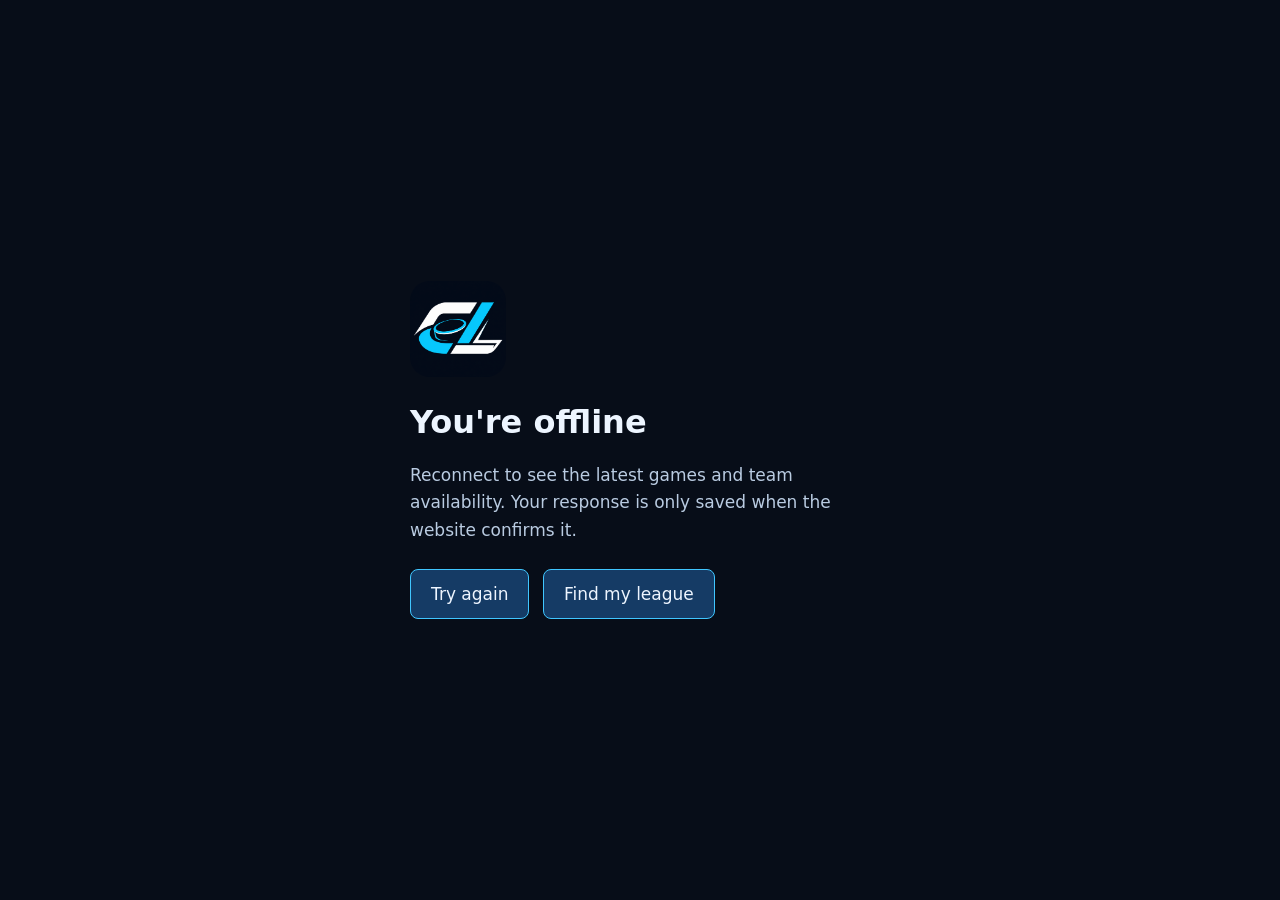
<file: offline.html>
<!doctype html>
<html lang="en">
<head>
  <meta charset="utf-8">
  <base href="/">
  <meta name="viewport" content="width=device-width,initial-scale=1,viewport-fit=cover">
  <meta name="theme-color" content="#070d18">
  <title>You're offline | Chel Leagues</title>
  <style>
    *{box-sizing:border-box}body{margin:0;background:#070d18;color:#edf5ff;font:17px system-ui,sans-serif;min-height:100vh;display:grid;place-items:center;padding:24px}main{max-width:460px}img{width:96px;height:96px;border-radius:20px}h1{font-size:32px}p{line-height:1.6;color:#b9cbe1}button,a{display:inline-block;background:#153b65;color:#edf5ff;border:1px solid #40c6ff;border-radius:8px;padding:14px 20px;font:inherit;min-height:48px;text-decoration:none;margin:8px 8px 0 0}button{cursor:pointer}:focus-visible{outline:3px solid #40c6ff;outline-offset:4px}
  </style>
</head>
<body><main>
  <img src="assets/chel-leagues-icon.png" alt="Chel Leagues">
  <h1>You're offline</h1>
  <p>Reconnect to see the latest games and team availability. Your response is only saved when the website confirms it.</p>
  <button type="button" onclick="location.reload()">Try again</button>
  <a href="./">Find my league</a>
</main></body>
</html>
</file>
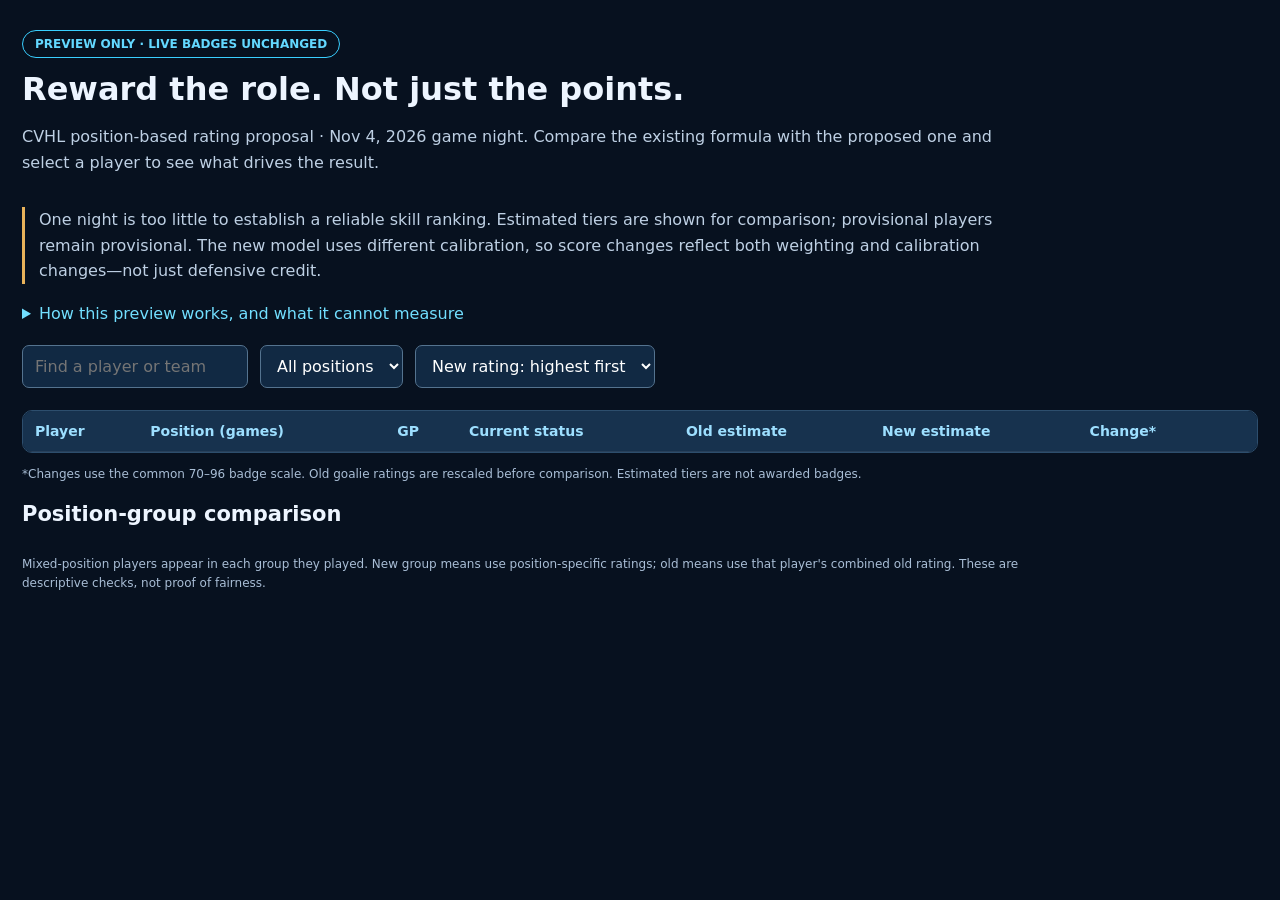
<file: rating-preview/template.html>
<!doctype html><html lang="en"><meta charset="utf-8"><meta name="viewport" content="width=device-width,initial-scale=1"><title>CVHL • Rating preview</title>
<style>body{margin:0;background:#07111f;color:#edf5ff;font:16px system-ui,sans-serif}main{max-width:1320px;margin:auto;padding:30px 22px}h1{font-size:32px;margin:12px 0}h2{font-size:21px}p{color:#bed0e4;line-height:1.6;max-width:1000px}.tag{display:inline-block;border:1px solid #39cfff;border-radius:20px;padding:6px 12px;color:#63d8ff;font-size:12px;font-weight:800}.metrics{display:grid;grid-template-columns:repeat(auto-fit,minmax(160px,1fr));gap:12px}.metric,.panel{background:#10233b;border:1px solid #2d4e6d;border-radius:12px;padding:18px}.metric strong{display:block;font-size:28px;color:#66dcff}.metric span{color:#bed0e4}.controls{display:flex;gap:12px;flex-wrap:wrap;margin:22px 0}input,select,button{font:inherit;background:#112943;color:#fff;border:1px solid #54738f;padding:10px 12px;border-radius:7px}button{cursor:pointer}button:hover{background:#20517b}.wrap{overflow:auto;border:1px solid #2d4e6d;border-radius:10px}table{width:100%;border-collapse:collapse;font-size:14px;white-space:nowrap}th{text-align:left;color:#9ddfff;background:#17324e}td,th{padding:12px;border-bottom:1px solid #28405a}tbody tr:nth-child(even){background:#0c1c30}.up{color:#79edbd}.down{color:#ffb8b8}.muted{color:#a9bed6;font-size:12px}.note{border-left:3px solid #e8b25a;padding-left:14px}details{margin:20px 0}summary{cursor:pointer;color:#72dfff}.bars{display:grid;grid-template-columns:repeat(auto-fit,minmax(190px,1fr));gap:12px}progress{width:100%;accent-color:#35c9ff;height:16px}#detail{margin:20px 0}a{color:#72dfff}label{display:flex;gap:8px;align-items:center}small{color:#bed0e4}@media(max-width:600px){main{padding:18px 12px}h1{font-size:26px}.controls>*{max-width:100%}}</style>
<main><span class="tag">PREVIEW ONLY · LIVE BADGES UNCHANGED</span><h1>Reward the role. Not just the points.</h1><p>CVHL position-based rating proposal · Nov 4, 2026 game night. Compare the existing formula with the proposed one and select a player to see what drives the result.</p>
<div class="metrics" id="metrics"></div><p class="note">One night is too little to establish a reliable skill ranking. Estimated tiers are shown for comparison; provisional players remain provisional. The new model uses different calibration, so score changes reflect both weighting and calibration changes—not just defensive credit.</p>
<details><summary>How this preview works, and what it cannot measure</summary><div class="panel"><p>Centers: offense 25%, defense 30%, puck security 25%, faceoffs 15%, discipline 5%. Wings: 30 / 35 / 25 / 0 / 10. Defense: 15 / 45 / 30 / 0 / 10.</p><p>Offense uses (goals + assists) per game once. Defense combines same-position percentiles for interceptions (35%), takeaways (35%), blocks (20%) and hits (10%, capped at 5/game). Puck security combines pass completion (60%) and fewer giveaways/game (40%). Discipline uses fewer penalty minutes/game. Faceoffs use wins divided by actual attempts. Ties receive equal percentile credit; no-attempt metrics are omitted and weights redistributed.</p><p>Each metric is compared only with the same position group, then pulled toward 50 according to evidence: 4 prior games for per-game rates, 30 attempts for passing/faceoffs, and 50 shots for goalie save percentage. Composite quality maps linearly to 70–96 and is rounded. This uses current snapshot peers, including provisional players, rather than the old model's qualified-player calibration.</p><p>Goalies: save percentage 70 and GAA 20, renormalized to 77.8% / 22.2%. The proposed 10% special-save category is omitted for everyone because reliable attempt denominators are absent. Wins, shutouts, raw workload bonuses, EA ratings and plus/minus do not contribute.</p><p>Game logs distinguish C, Wing and Defense, not LD/RD. Mixed-position skaters are scored using their actual game rows in each group, then blended by games played. Goalie and skater ratings stay separate. Giveaways use games because puck-touch counts are unavailable. Defensive counts cannot measure coverage, positioning, or opponent opportunity. No penalties-drawn bonus in this first version. No claim that this model is validated yet.</p><p>Qualification stays at 4 skater games / 3 goalie games. Missing or duplicate identities and game-count mismatches stop the build. Source data is a saved snapshot; this page does not write to the website or sheets.</p><p>Badge cutoffs: Silver III/II/I 70/72/74; Gold 76/78/80; Platinum 82/84/86; Diamond 88/90/92; Elite 94/95/96.</p><p><a href="https://docs.google.com/spreadsheets/d/1BkumsptWbv0FJdku8PcwlYFfA2Sh7rV9uVQvPbMWwwM/edit">Published league stats</a> · <a href="https://docs.google.com/spreadsheets/d/1WtRzxmnKRgff7OJVIHFQoKMq2BW_SuR0B5GTPYx9oak/edit">Published game logs</a></p></div></details>
<div class="controls"><input id="search" aria-label="Find player" placeholder="Find a player or team"><select id="role" aria-label="Position filter"><option value="all">All positions</option><option value="C">Centers</option><option value="W">Wings</option><option value="D">Defense</option><option value="G">Goalies</option></select><select id="sort" aria-label="Sort ratings"><option value="score">New rating: highest first</option><option value="delta">Biggest increase</option><option value="drop">Biggest decrease</option><option value="name">Player name</option></select></div>
<div class="wrap"><table><thead><tr><th>Player</th><th>Position (games)</th><th>GP</th><th>Current status</th><th>Old estimate</th><th>New estimate</th><th>Change*</th><th></th></tr></thead><tbody id="rows"></tbody></table></div><p class="muted">*Changes use the common 70–96 badge scale. Old goalie ratings are rescaled before comparison. Estimated tiers are not awarded badges.</p><section id="detail" class="panel" hidden></section><h2>Position-group comparison</h2><div id="groups" class="metrics"></div><p class="muted">Mixed-position players appear in each group they played. New group means use position-specific ratings; old means use that player's combined old rating. These are descriptive checks, not proof of fairness.</p></main>
<script>const data=/*SNAPSHOT*/;const $=id=>document.getElementById(id);const esc=s=>String(s).replace(/[&<>"']/g,c=>({'&':'&amp;','<':'&lt;','>':'&gt;','"':'&quot;',"'":'&#39;'}[c]));
$('metrics').innerHTML=[['Completed games',data.summary.games],['Skater profiles',data.summary.skaters],['Goalie profiles',data.summary.goalies],['Qualified profiles',data.summary.qualified]].map(([k,v])=>`<div class="metric"><strong>${v}</strong><span>${k}</span></div>`).join('');
$('groups').innerHTML=Object.entries(data.summary.groups).map(([k,v])=>`<div class="metric"><strong>${k} · ${v.newMean}</strong><span>Old mean ${v.oldMean} → new ${v.newMean}</span><p>${v.count} position profiles</p></div>`).join('');
function render(){let rows=data.results.map((p,i)=>({...p,index:i})).filter(p=>(p.name+' '+p.team).toLowerCase().includes($('search').value.toLowerCase())&&($('role').value==='all'||p.splits.some(s=>s.pos===$('role').value)));rows.sort((a,b)=>$('sort').value==='name'?a.name.localeCompare(b.name):$('sort').value==='delta'?b.delta-a.delta:$('sort').value==='drop'?a.delta-b.delta:b.score-a.score||a.name.localeCompare(b.name));$('rows').innerHTML=rows.map(p=>`<tr><td><b>${esc(p.name)}</b><br><small>${esc(p.team)} · ${p.role}</small></td><td>${esc(p.position)}</td><td>${p.gp}</td><td>${p.qualified?esc(p.oldTier):'Provisional'}</td><td>${p.oldBadgeScore.toFixed(1)} · ${p.oldTier}</td><td><b>${p.score} · ${p.tier}</b>${p.qualified?'':'<br><small>Provisional estimate</small>'}</td><td class="${p.delta>=0?'up':'down'}">${p.delta>0?'+':''}${p.delta}</td><td><button data-index="${p.index}">Breakdown</button></td></tr>`).join('');}
function detail(i){const p=data.results[i];$('detail').hidden=false;$('detail').innerHTML=`<h2>${esc(p.name)} · ${p.role}</h2><p>${p.oldTier} estimate → ${p.tier} estimate. ${p.qualified?'Meets games requirement.':'Still provisional.'}</p>`+p.splits.map(s=>`<h3>${s.pos} · ${s.gp} games · ${s.peerCount} peers</h3><div class="bars">${Object.entries(s.categories).filter(([k])=>s.pos==='C'||k!=='faceoffs').map(([k,v])=>`<div><b>${k}</b><br>${v===null?'No attempts — redistributed':v.toFixed(1)+' / 100'}<progress max="100" value="${v??0}"></progress></div>`).join('')}</div><p class="muted">${Object.entries(s.metrics).map(([k,v])=>`${esc(k)}: ${v===null?'no attempts':v.toFixed(3)}`).join(' · ')}</p>`).join('');$('detail').scrollIntoView({behavior:'smooth',block:'start'});}
$('rows').addEventListener('click',e=>{const b=e.target.closest('button[data-index]');if(b)detail(Number(b.dataset.index));});['search','role','sort'].forEach(id=>$(id).addEventListener('input',render));render();</script></html>
</file>
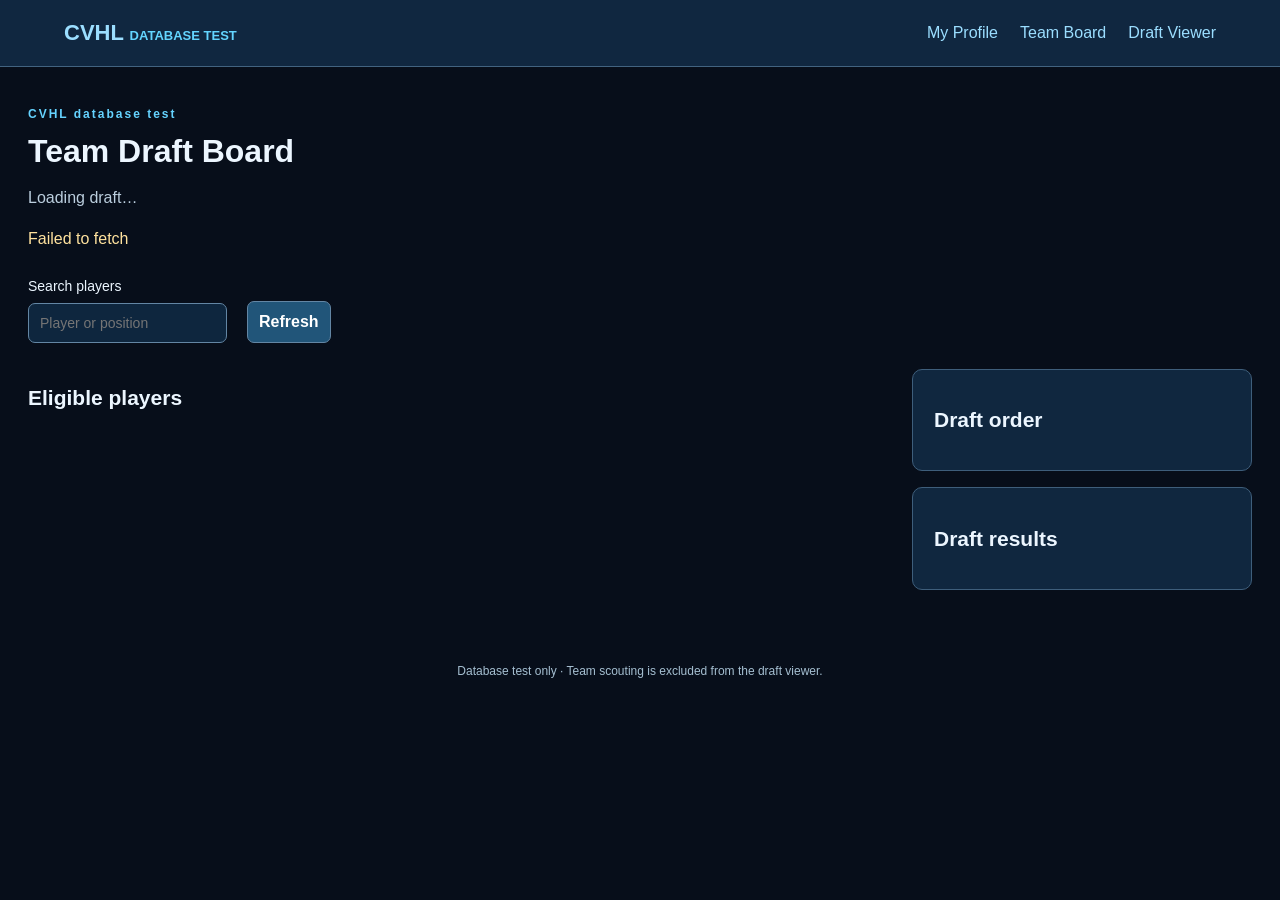
<file: test/draft.html>
<!doctype html>
<html lang="en"><head><meta charset="utf-8"><meta name="viewport" content="width=device-width,initial-scale=1"><meta name="robots" content="noindex,nofollow"><title>CVHL Test Draft Board</title><link rel="stylesheet" href="draft-board.css?v=1"></head>
<body><header><a href="./">CVHL <span>DATABASE TEST</span></a><nav><a href="./#profile">My Profile</a><a href="draft.html">Team Board</a><a href="draft.html?view=public">Draft Viewer</a></nav></header>
<main><p class="eyebrow">CVHL database test</p><h1 id="board-title">Online Draft Board</h1><p id="board-mode" class="muted">Loading draft…</p><div id="board-message" role="status"></div>
<div class="toolbar"><label id="team-picker" hidden>Team board<select id="board-team"></select></label><label>Search players<input id="board-search" type="search" placeholder="Player or position"></label><label id="shortlist-filter" class="check" hidden><input id="highlight-only" type="checkbox"> My team’s highlights only</label><button id="board-refresh" type="button">Refresh</button></div>
<section id="board-summary" aria-label="Draft status"></section><div class="board-layout"><section><h2>Eligible players</h2><p id="player-count" class="muted"></p><div id="board-players" class="player-list"></div></section><aside><section class="panel"><h2>Draft order</h2><ol id="board-order"></ol></section><section class="panel"><h2>Draft results</h2><div id="board-awards"></div></section></aside></div></main>
<footer>Database test only · Team scouting is excluded from the draft viewer.</footer><script src="draft-board.js?v=1" defer></script></body></html>
</file>
<file: mobile-app.css>
/* Shared app controls retain the enclosing league's palette. */
.cl-app-tools{display:flex;align-items:center;justify-content:flex-end;flex-wrap:wrap;gap:12px;max-width:1160px;margin:0 auto;padding:12px 24px;color:var(--gold,#40c6ff);font:600 14px system-ui,sans-serif}
.cl-app-tools[hidden],.cl-app-tools [hidden]{display:none}
.cl-app-tools a{color:inherit;margin-right:auto;min-height:44px;display:flex;align-items:center}
body:has(#player-centre[data-dark="false"]) .cl-app-tools a{color:var(--teal,#153b65)}
.cl-app-tools button{background:var(--teal2,#153b65);color:#fff;border:1px solid var(--gold,#40c6ff);border-radius:8px;padding:11px 16px;min-height:44px;font:inherit;cursor:pointer}
.cl-install-dialog{box-sizing:border-box;background:#101b2d;color:#edf5ff;border:1px solid #40c6ff;border-radius:16px;max-width:500px;width:calc(100% - 32px);max-height:calc(100dvh - 48px);margin:auto;padding:24px;font:16px system-ui,sans-serif;overflow:auto}
.cl-install-dialog::backdrop{background:#000b}
.cl-install-dialog img{display:block;border-radius:12px;margin-bottom:16px}
.cl-install-dialog h2{font-size:25px;line-height:1.2;margin:0 0 12px;color:inherit}
.cl-install-dialog h3{font-size:17px;margin:22px 0 8px;color:inherit}
.cl-install-dialog p,.cl-install-dialog li{line-height:1.6}
.cl-install-dialog ol{padding-left:24px;margin:8px 0}
.cl-install-dialog .cl-install-note{font-size:13px;color:#b9cbe1;margin:20px 0 0}
.cl-dialog-close{float:right;min-height:44px;padding:10px 12px;background:#153b65;border:1px solid #566980;color:#fff;border-radius:6px;font:inherit;cursor:pointer}
.cl-app-tools :focus-visible,.cl-install-dialog :focus-visible{outline:3px solid #40c6ff;outline-offset:3px}
/* Notched screens, including standalone home-screen launches. */
@media(display-mode:standalone){body{padding-top:env(safe-area-inset-top);padding-bottom:env(safe-area-inset-bottom)}body>header{top:env(safe-area-inset-top)}.controls{top:calc(64px + env(safe-area-inset-top))}}
#player-centre .pc-columns>*{min-width:0}
#player-centre :is(p,dd,.pc-fixture-body,.pc-actions,.pc-pill){overflow-wrap:anywhere}
#player-centre .pc-table th:first-child,#player-centre .pc-table td:first-child{width:auto;max-width:none;min-width:140px}
@media(max-width:700px){
  .cl-app-tools{padding:10px 12px}
  nav .player-centre-nav{display:block;min-height:44px;padding:12px;color:#fff;text-decoration:none;font-family:inherit;font-size:17px;font-weight:600}
  .mobile-menu-toggle,.discord-nav-link{min-height:44px;min-width:44px}
  #player-centre :is(button,select,summary){min-height:44px}
  #player-centre :is(input,select,textarea){font-size:16px}
  #player-centre .pc-identity{flex-wrap:wrap;gap:12px}
  #player-centre .pc-card{padding:16px}
  #player-centre .pc-response-buttons{padding-left:0;display:grid;grid-template-columns:repeat(3,minmax(0,1fr));width:100%;gap:6px}
  #player-centre button.pc-response{min-height:44px;font-size:12px;padding:10px 6px}
  #player-centre .pc-fixture{flex-wrap:wrap}
  #player-centre .pc-response-buttons{flex-basis:100%}
  #player-centre .pc-panel[aria-label="My team schedule"] .pc-scroll{height:auto;max-height:none;min-height:0}
  #player-centre .pc-week{max-width:100%;flex-wrap:wrap}
  #player-centre .pc-week select{max-width:100%}
  /* Manager table becomes labelled roster cards instead of a wide scroll area. */
  #player-centre .pc-table{overflow:visible}
  #player-centre .pc-table table{display:block;min-width:0;table-layout:auto}
  #player-centre .pc-table thead{position:absolute;width:1px;height:1px;overflow:hidden;clip-path:inset(50%)}
  #player-centre .pc-table tbody{display:grid;gap:12px}
  #player-centre .pc-table tr{display:grid;grid-template-columns:minmax(0,1fr) minmax(0,1fr);border:1px solid var(--pc-line);border-radius:8px;padding:10px;gap:10px}
  #player-centre .pc-table td,#player-centre .pc-table td:first-child{display:block;border:0;min-width:0;max-width:none;width:auto;padding:0!important;overflow-wrap:anywhere}
  #player-centre .pc-table td::before{display:block;font-size:12px;color:var(--pc-muted);font-weight:600;margin-bottom:4px}
  #player-centre .pc-table td:nth-child(1){grid-column:1/-1;font-size:18px;font-weight:700}
  #player-centre .pc-table td:nth-child(2)::before{content:'Position'}
  #player-centre .pc-table td:nth-child(3)::before{content:'Roster'}
  #player-centre .pc-table td:nth-child(4){grid-column:1/-1}
  #player-centre .pc-table td:nth-child(4)::before{content:'Response'}
  #player-centre .pc-table td:nth-child(5){grid-column:1/-1}
  #player-centre .pc-table td:nth-child(5)::before{content:'Note'}
  #player-centre .pc-table td:last-child:empty{display:none}
}
@media(max-width:640px){
  .controls>*{max-width:100%}.search-box{min-width:0;flex:1 1 200px}
  .controls :is(input,select){font-size:16px;min-height:44px}
  .controls select{max-width:100%}
  #score-bar-prev,#score-bar-next,#score-bar-pause{min-width:44px;min-height:44px}
  .modal-card{max-width:calc(100vw - 20px);max-height:calc(100dvh - 32px);overflow:auto}
  @media(display-mode:standalone){.controls{top:calc(58px + env(safe-area-inset-top))}}
}
</file>
<file: CWHL/player-centre.css>
/* All colours come from the enclosing league website, including dark themes. */
#player-centre {--pc-panel:var(--white,#fff);--pc-ink:var(--black,#111);--pc-muted:var(--grey3,#667);--pc-line:var(--grey2,#ccd);--pc-action:var(--teal,#154275);--pc-accent:var(--gold,#f39c12);color:var(--pc-ink);padding:8px 0 32px}
#player-centre[data-dark="true"] {--pc-panel:var(--black,#101b2d);--pc-ink:var(--white,#f7faff);--pc-muted:var(--grey2,#b9cbe1);--pc-line:var(--grey3,#566980);--pc-action:var(--teal2,#153b65)}
#player-centre .pc-head {display:flex;align-items:center;justify-content:space-between;gap:16px;margin:20px 0}
#player-centre h2 {font:inherit;font-size:clamp(25px,4vw,36px);font-weight:800;color:inherit;margin:0 0 8px}
#player-centre h3 {font:inherit;font-size:21px;font-weight:700;margin:0 0 16px;color:inherit}
#player-centre p {line-height:1.6;margin:8px 0 16px;color:inherit}
#player-centre .pc-muted {color:var(--pc-muted)}
#player-centre .pc-card {background:var(--pc-panel);color:var(--pc-ink);border:1px solid var(--pc-line);border-top:3px solid var(--pc-accent);border-radius:8px;padding:24px;margin:18px 0;box-shadow:0 8px 24px #00000014}
#player-centre .pc-columns {display:grid;grid-template-columns:1fr 1fr;gap:22px}
#player-centre .pc-actions {display:flex;flex-wrap:wrap;gap:10px}
#player-centre button {font:inherit;font-weight:700;border:1px solid var(--pc-accent);border-radius:5px;background:var(--pc-action);color:var(--white,#fff);padding:11px 18px;cursor:pointer;line-height:1.3}
#player-centre button:hover {filter:brightness(1.2)}
#player-centre button:disabled {opacity:.6;cursor:wait}
#player-centre .pc-tabs {display:flex;gap:8px;flex-wrap:wrap;margin:20px 0}
#player-centre .pc-tabs button[aria-selected="true"] {box-shadow:inset 0 -3px 0 var(--pc-accent)}
#player-centre form {display:grid;gap:16px}
#player-centre label {display:grid;gap:8px;font-weight:600;color:inherit}
#player-centre input,#player-centre select,#player-centre textarea {width:100%;font:inherit;padding:12px;border:1px solid var(--pc-line);border-radius:5px;color:var(--pc-ink);background:var(--pc-panel)}
#player-centre textarea {resize:vertical;min-height:70px}
#player-centre dl {display:grid;grid-template-columns:1fr 1fr;gap:14px;margin:16px 0}
#player-centre dt {color:var(--pc-muted)}
#player-centre dd {margin:0;font-weight:700}
#player-centre .pc-pill {display:inline-flex;padding:6px 12px;border-radius:18px;border:1px solid var(--pc-line);font-size:14px;font-weight:700;gap:6px}
#player-centre .pc-pill.available {border-color:var(--pc-accent);box-shadow:inset 3px 0 0 var(--pc-accent)}
#player-centre .pc-pill.unavailable {border-color:var(--accent,#e32636);box-shadow:inset 3px 0 0 var(--accent,#e32636)}
#player-centre .pc-totals {display:flex;flex-wrap:wrap;gap:8px;margin:16px 0}
#player-centre .pc-table {overflow:auto}
#player-centre table {width:100%;border-collapse:collapse;background:transparent;color:inherit}
#player-centre th,#player-centre td {background:transparent!important;color:inherit!important;border-bottom:1px solid var(--pc-line);padding:12px;text-align:left;white-space:normal}
#player-centre tr,#player-centre tr:nth-child(even) {background:transparent!important}
#player-centre small {display:block;color:var(--pc-muted);margin-top:4px}
#player-centre summary {cursor:pointer;list-style-position:inside}
#player-centre .pc-notice {padding:14px;border:1px solid var(--pc-accent);border-radius:5px;margin:16px 0;line-height:1.5}
#player-centre [role="alert"] {border-color:var(--accent,#e32636)}
@media(max-width:700px){#player-centre .pc-columns{grid-template-columns:1fr}#player-centre .pc-head{align-items:flex-start;flex-direction:column}#player-centre .pc-card{padding:18px}#player-centre .pc-table table{min-width:500px}}
/* Compact player dashboard: retain the enclosing website's palette. */
#player-centre .pc-identity{display:flex;justify-content:space-between;align-items:center;gap:16px;margin:20px 0}
#player-centre .pc-identity h3{margin:0;font-size:25px}
#player-centre .pc-identity p{margin:6px 0 0}
#player-centre .pc-stat-grid{display:grid;grid-template-columns:repeat(6,minmax(0,1fr));gap:12px;margin:20px 0}
#player-centre .pc-stat{border:1px solid var(--pc-line);border-radius:14px;padding:20px 16px;background:linear-gradient(160deg,var(--pc-action),color-mix(in srgb,var(--pc-action) 70%,#000));min-width:0;color:var(--white,#fff)}
#player-centre .pc-stat>span{display:block;font-size:11px;font-weight:800;letter-spacing:1.4px;text-transform:uppercase;opacity:.8}
#player-centre .pc-stat>strong{display:block;font-size:29px;line-height:1.2;margin:12px 0 4px}
#player-centre .pc-stat small{color:var(--pc-accent);font-size:12px;font-weight:700}
#player-centre .pc-dashboard{display:grid;grid-template-columns:1fr 1fr;gap:16px;align-items:start}
#player-centre .pc-panel{border:1px solid var(--pc-line);border-radius:14px;overflow:hidden;background:var(--pc-panel);min-width:0}
#player-centre .pc-panel-head{display:flex;align-items:center;justify-content:space-between;gap:14px;padding:16px;background:var(--pc-action);color:var(--white,#fff);min-height:76px}
#player-centre .pc-panel-head h3{font-size:17px;text-transform:uppercase;letter-spacing:.5px;margin:0}
#player-centre .pc-week{display:flex;align-items:center;gap:8px;font-size:11px;text-transform:uppercase;letter-spacing:1px}
#player-centre .pc-week select{font-size:12px;font-weight:700;padding:9px 24px 9px 9px;width:auto;max-width:190px;text-transform:none;letter-spacing:0}
#player-centre .pc-scroll{height:490px;max-height:490px;min-height:320px;overflow:auto;scrollbar-width:thin;scrollbar-color:var(--pc-line) var(--pc-panel)}
#player-centre .pc-panel-help{font-size:12px;color:var(--pc-muted);margin:0;padding:10px 16px;border-bottom:1px solid var(--pc-line)}
#player-centre .pc-fixture{display:flex;gap:16px;align-items:center;padding:18px 16px;border-bottom:1px solid color-mix(in srgb,var(--pc-line) 35%,transparent);min-height:92px}
#player-centre .pc-fixture:last-child{border-bottom:0}
#player-centre .pc-date{flex:0 0 63px;align-self:flex-start;line-height:1.5}
#player-centre .pc-date>span{display:block;font-size:10px;text-transform:uppercase;letter-spacing:1px;font-weight:800;color:var(--pc-accent)}
#player-centre .pc-date>strong{display:block;font-size:13px}
#player-centre .pc-date small{font-size:11px;white-space:nowrap;margin:0}
#player-centre .pc-fixture-body{flex:1;min-width:0;font-size:14px;line-height:1.5}
#player-centre .pc-fixture-body>strong{display:block}
#player-centre .pc-fixture-body>small{font-size:11px}
#player-centre .pc-fixture-body>strong>span{color:var(--pc-accent);white-space:nowrap}
#player-centre .pc-response-buttons{display:flex;flex-wrap:wrap;gap:6px;justify-content:flex-end;flex:0 0 158px}
#player-centre button.pc-response{border-radius:24px;padding:8px 10px;font-size:11px;background:transparent;border-color:var(--pc-line);color:var(--pc-muted);min-height:34px}
#player-centre button.pc-response[aria-pressed=true]{background:var(--pc-accent);border-color:var(--pc-accent);color:#071321;box-shadow:0 0 16px color-mix(in srgb,var(--pc-accent) 25%,transparent)}
#player-centre button.pc-response.unavailable[aria-pressed=true]{background:var(--accent,#e32636);border-color:var(--accent,#e32636);color:#fff}
#player-centre button.pc-response.maybe[aria-pressed=true]{background:var(--pc-action);color:var(--white,#fff)}
#player-centre .pc-note{margin-top:6px;font-size:11px}
#player-centre .pc-note summary{color:var(--pc-muted)}
#player-centre .pc-note form{margin-top:12px;font-size:13px;gap:12px}
#player-centre .pc-note button{font-size:12px;padding:9px}
#player-centre .pc-empty{padding:24px 16px;font-size:14px;color:var(--pc-muted)}
#player-centre .pc-privacy{font-size:12px;margin:16px 0}
#player-centre .pc-account>summary{font-weight:700}
#player-centre .pc-account>.pc-columns{margin-top:24px}
#player-centre :is(button,select,summary,input,textarea):focus-visible{outline:2px solid var(--pc-accent);outline-offset:3px}
@media(max-width:1100px){#player-centre .pc-dashboard{grid-template-columns:1fr}#player-centre .pc-stat-grid{grid-template-columns:repeat(3,minmax(0,1fr))}#player-centre .pc-response-buttons{flex-basis:auto}}
@media(max-width:550px){#player-centre .pc-stat-grid{grid-template-columns:repeat(2,minmax(0,1fr));gap:8px}#player-centre .pc-stat{padding:16px 12px}#player-centre .pc-stat>strong{font-size:26px}#player-centre .pc-panel-head{align-items:flex-start;flex-direction:column;gap:12px}#player-centre .pc-fixture{gap:10px;flex-wrap:wrap}#player-centre .pc-response-buttons{flex-basis:100%;justify-content:flex-start;padding-left:73px}#player-centre .pc-fixture-body{min-width:150px}#player-centre .pc-identity{align-items:flex-start}#player-centre .pc-identity h3{font-size:21px}}

#player-centre .pc-actions .pc-manage-league{display:inline-flex;align-items:center;justify-content:center;min-height:44px;padding:11px 18px;border:1px solid var(--pc-accent);border-radius:5px;background:var(--pc-action);color:var(--white,#fff);font:inherit;font-weight:700;line-height:1.3;text-decoration:none}
#player-centre .pc-actions .pc-manage-league:hover{filter:brightness(1.2)}
#player-centre .pc-actions .pc-manage-league:focus-visible{outline:2px solid var(--pc-accent);outline-offset:3px}

/* Touch-friendly trade packages use the league palette. */
#player-centre .pc-trade-assets{border:1px solid var(--pc-line);border-radius:10px;padding:12px;margin:12px 0;max-height:320px;overflow:auto}
#player-centre .pc-trade-choice{display:flex;align-items:center;gap:12px;padding:10px 4px;cursor:pointer}
#player-centre .pc-trade-choice input{width:20px;min-width:20px;height:20px;margin:0}

#player-centre .pc-draft-head{display:flex;align-items:center;justify-content:space-between;gap:20px;flex-wrap:wrap}
#player-centre .pc-draft-clock{font-size:clamp(24px,5vw,44px);font-weight:800;font-variant-numeric:tabular-nums;color:var(--pc-accent)}
#player-centre .pc-draft-clock.urgent{color:var(--accent,#e32636)}
#player-centre .pc-draft-picker{padding:16px}
#player-centre .pc-draft-picker select{max-width:100%;min-width:0}
#player-centre .pc-tabs{flex-wrap:wrap}

#player-centre .pc-lines-grid{display:grid;grid-template-columns:repeat(3,minmax(0,1fr));gap:16px;margin:20px 0}#player-centre .pc-line-position{display:block;font-weight:800;color:var(--accent,#00bfd8);margin-bottom:8px}#player-centre .pc-lines-grid select{width:100%;min-height:48px} @media(max-width:600px){#player-centre .pc-lines-grid{grid-template-columns:repeat(2,minmax(0,1fr))}}

#player-centre .pc-line-position{display:inline-flex;align-items:center;justify-content:center;min-width:44px;min-height:36px;border-radius:6px;padding:0 8px;color:#061729}
#player-centre .pc-line-position[data-position="C"]{background:#ed174c ;color:#fff}
#player-centre .pc-line-position[data-position="LW"]{background:#00c853}
#player-centre .pc-line-position[data-position="RW"]{background:#1736a6 ;color:#fff}
#player-centre .pc-line-position[data-position="LD"]{background:#00bcd4}
#player-centre .pc-line-position[data-position="RD"]{background:#ffdc00}
#player-centre .pc-line-position[data-position="G"]{background:#a83ee8 ;color:#fff}

#player-centre .pc-game-tabs{display:flex;flex-wrap:wrap;gap:8px;margin-bottom:20px}
#player-centre .pc-game-tabs [aria-selected="true"]{background:var(--pc-accent);color:#061729;border-color:var(--pc-accent)}
#player-centre [data-line-panel][hidden]{display:none!important}
#player-centre .pc-line-game-head{display:flex;justify-content:space-between;align-items:flex-start;gap:20px}
#player-centre .pc-line-game-head h3{margin-top:0}
#player-centre .pc-line-game-head time{font-weight:800;white-space:nowrap}
#player-centre [data-night-errors]:not(:empty){color:var(--pc-ink);border-left:4px solid #ed174c;padding:12px;background:#ed174c18}
@media(max-width:600px){#player-centre .pc-line-game-head{flex-direction:column;gap:4px}#player-centre .pc-game-tabs button{flex:1;min-width:72px}}

#player-centre .pc-lines-grid>label{display:flex;align-items:center;gap:8px;min-width:0}
#player-centre .pc-lines-grid .pc-line-position{flex:0 0 44px;width:44px;height:44px;min-width:44px;min-height:44px;box-sizing:border-box;padding:0;margin:0}
#player-centre .pc-lines-grid select{flex:1;min-width:0;width:0}
@media(max-width:600px){#player-centre .pc-lines-grid{grid-template-columns:1fr;gap:12px}}
</file>
<file: player-ranks.css>
.cl-player-name{display:inline-flex;align-items:center;gap:8px;vertical-align:middle}
.cl-player-name-text{white-space:nowrap}
.cl-player-rank{display:inline-flex;align-items:center;gap:8px;vertical-align:middle;font:700 14px system-ui,sans-serif;line-height:1.3;color:inherit;white-space:nowrap}
.cl-rank-art{display:block;width:40px;height:40px;flex:none;overflow:hidden;background:transparent;border-radius:0}
.cl-player-rank-compact .cl-rank-art{width:34px;height:34px;border-radius:0}
.cl-rank-pending{display:grid;place-items:center;width:34px;height:34px;flex:none;background:#172338;border:1px solid #566980;border-radius:7px;color:#b9cbe1;font-size:22px}
#modal-meta .cl-player-rank{color:#fff;white-space:normal}
#modal-meta .cl-rank-art{width:48px;height:48px}
.cl-rank-guide{padding:0 12px;margin:12px 0 16px;border:1px solid var(--grey2,#566980);border-radius:8px;background:var(--ice,#070d18);color:var(--black,#edf5ff);font:14px system-ui,sans-serif}
body:has(#player-centre[data-dark="true"]) .cl-rank-guide{color:var(--white,#edf5ff)}
.cl-rank-guide summary{padding:12px 0;min-height:44px;cursor:pointer;font-weight:700}
.cl-rank-guide p{line-height:1.6;margin:8px 0 16px}
.cl-rank-tier-grid{display:grid;grid-template-columns:repeat(auto-fit,minmax(160px,1fr));gap:12px;padding-bottom:16px}
.cl-rank-tier-grid section{border:1px solid var(--grey2,#566980);border-radius:8px;padding:12px;background:#070d18;color:#edf5ff}
.cl-rank-tier-grid h3{font:700 14px system-ui,sans-serif;margin:0 0 10px;color:#edf5ff}
.cl-rank-tier-grid section>div{display:flex;justify-content:space-between;gap:4px}
@media(max-width:640px){.cl-player-name{gap:6px}.cl-player-rank-compact .cl-rank-art{width:32px;height:32px}#modal-meta{flex-wrap:wrap}.cl-rank-label{font-size:13px}}
</file>
<file: watch-live.css>
.wl-onair{background:#b90925!important;color:#fff!important;border:1px solid #ff7387!important;border-radius:8px;padding:12px 22px!important;font-weight:850;letter-spacing:1.5px;cursor:pointer;box-shadow:0 0 18px #ed143b80;animation:wl-glow 2s ease-in-out infinite;margin:12px}
.wl-onair[hidden]{display:none!important}
@keyframes wl-glow{50%{box-shadow:0 0 28px #ff234aaa}}
#page-watch-live{--wl-ink:#eaf1fc;--wl-dim:#8597b1;--wl-edge:#28384e;--wl-panel:#101a29}
#page-watch-live .section-title{margin-bottom:20px}
#wl-status{font-size:13px;color:var(--wl-dim);line-height:1.6}
#wl-status:empty{display:none}
.wl-screens{display:grid;grid-template-columns:repeat(2,minmax(0,1fr));gap:22px;align-items:start}
.wl-match{overflow:hidden;min-width:0;border:1px solid var(--wl-edge);border-radius:12px;background:#050a12;color:var(--wl-ink);box-shadow:0 10px 32px #0003}
.wl-match-header{position:relative;min-height:146px;padding:14px 18px 12px;background:linear-gradient(115deg,#152239,#101a29 65%);border-bottom:1px solid #304058}
.wl-match-meta{display:flex;align-items:center;justify-content:space-between;gap:12px;margin-bottom:12px;font:700 10px/1.3 system-ui,sans-serif;letter-spacing:1.4px;text-transform:uppercase;color:var(--wl-dim)}
.wl-state{margin:0;max-width:65%;text-align:right;overflow:hidden;text-overflow:ellipsis;white-space:nowrap}
.wl-is-live{color:#ff596e}
.wl-is-live::before{content:'';display:inline-block;width:6px;height:6px;margin-right:6px;border-radius:50%;background:#ff3857;box-shadow:0 0 10px #ff38578c}
#page-watch-live .wl-matchup{display:grid;grid-template-columns:minmax(0,1fr) 34px minmax(0,1fr);gap:8px;align-items:center;margin:0;color:var(--wl-ink);font:700 15px/1.25 system-ui,sans-serif;letter-spacing:0;text-transform:none}
.wl-team{display:flex;gap:10px;align-items:center;min-width:0}
.wl-team-home{flex-direction:row-reverse;text-align:right}
.wl-logo{position:relative;display:grid;place-items:center;flex-shrink:0;width:48px;height:48px;border-radius:10px;background:#070e1b80}
.wl-logo img{position:absolute;inset:3px;width:42px;height:42px;object-fit:contain;filter:drop-shadow(0 2px 4px #0005)}
.wl-logo-fallback{font:800 12px/1 system-ui,sans-serif;letter-spacing:1px;color:#93a8c8}
.wl-logo-fallback[hidden]{display:none}
.wl-team-copy{display:flex;flex-direction:column;gap:4px;min-width:0}
.wl-team-copy small{font:700 9px/1 system-ui,sans-serif;color:var(--wl-dim);letter-spacing:1.5px}
.wl-team-name{overflow-wrap:anywhere}
.wl-versus{display:grid;place-items:center;color:#7185a3;font:800 10px/1 system-ui,sans-serif;letter-spacing:1px}
.wl-controls{display:flex;justify-content:flex-end;align-items:center;gap:8px;flex-wrap:wrap;margin-top:12px;min-height:28px}
#page-watch-live .wl-controls button,.wl-controls select,.wl-controls a{font:600 10px/1.2 system-ui,sans-serif;color:#c4d1e5;background:#ffffff06;border:1px solid #ffffff18;border-radius:5px;padding:6px 9px;min-height:28px;text-decoration:none;cursor:pointer}
.wl-controls select{max-width:100%;background:#101a29}
.wl-controls button:disabled{opacity:.35;cursor:default!important}
.wl-controls [hidden]{display:none!important}
.wl-controls button:hover:not(:disabled),.wl-controls a:hover{border-color:#789ac7;background:#ffffff0b}
.wl-controls :focus-visible{outline:2px solid #66c9ff;outline-offset:3px}
.wl-media{position:relative;aspect-ratio:16/9;background:#050a12;overflow:hidden}
.wl-media iframe{display:block;border:0;width:100%;height:100%;min-height:0}
.wl-standby{display:flex;position:absolute;inset:0;align-items:center;justify-content:center;flex-direction:column;gap:12px;background:radial-gradient(ellipse at center,#13203666,transparent 65%),linear-gradient(#ffffff02 1px,transparent 1px),linear-gradient(90deg,#ffffff02 1px,transparent 1px);background-size:auto,40px 40px,40px 40px;color:#586c88}
.wl-standby strong{font:700 10px/1.3 system-ui,sans-serif;letter-spacing:3px}
.wl-standby-note{font:400 11px/1.3 system-ui,sans-serif;color:#455974}
.wl-signal{display:block;position:relative;width:34px;height:26px;border:1px solid #3f5573;border-radius:5px;opacity:.7;margin-bottom:4px}
.wl-signal::before{content:'';position:absolute;width:12px;height:1px;background:#3f5573;left:10px;bottom:-6px}
.wl-signal::after{content:'';position:absolute;inset:8px 12px;border-left:8px solid #607a9d;border-top:4px solid transparent;border-bottom:4px solid transparent}
.wl-match:is(:fullscreen,:-webkit-full-screen){display:flex;flex-direction:column;width:100%;height:100%;margin:0;border:0;border-radius:0;background:#050a12;color:#eaf1fc;box-sizing:border-box}
.wl-match:is(:fullscreen,:-webkit-full-screen) .wl-match-header{min-height:0;flex-shrink:0}
.wl-match:is(:fullscreen,:-webkit-full-screen) .wl-media{flex:1;min-height:0;aspect-ratio:auto}
.wl-expanded{position:fixed;inset:0;z-index:10000;display:flex;flex-direction:column;background:#050a12;margin:0;border-radius:0;overflow:auto}
.wl-expanded .wl-media{flex:1;min-height:250px;aspect-ratio:auto}
@media(min-width:1500px){.wl-match-header{padding:16px 22px}.wl-logo{width:54px;height:54px}.wl-logo img{width:48px;height:48px}#page-watch-live .wl-matchup{font-size:17px}}
@media(max-width:900px){.wl-screens{grid-template-columns:1fr;gap:18px}}
@media(max-width:420px){.wl-match-header{padding:12px;min-height:140px}.wl-logo{width:36px;height:40px}.wl-logo img{width:30px;height:34px}.wl-team{gap:6px}#page-watch-live .wl-matchup{font-size:12px;grid-template-columns:minmax(0,1fr) 20px minmax(0,1fr)}.wl-match-meta{letter-spacing:.8px}.wl-controls{gap:6px}}
@media(prefers-reduced-motion:reduce){.wl-onair{animation:none}}
</file>
<file: NBHL/player-centre.css>
/* All colours come from the enclosing league website, including dark themes. */
#player-centre {--pc-panel:var(--white,#fff);--pc-ink:var(--black,#111);--pc-muted:var(--grey3,#667);--pc-line:var(--grey2,#ccd);--pc-action:var(--teal,#154275);--pc-accent:var(--gold,#f39c12);color:var(--pc-ink);padding:8px 0 32px}
#player-centre[data-dark="true"] {--pc-panel:var(--black,#101b2d);--pc-ink:var(--white,#f7faff);--pc-muted:var(--grey2,#b9cbe1);--pc-line:var(--grey3,#566980);--pc-action:var(--teal2,#153b65)}
#player-centre .pc-head {display:flex;align-items:center;justify-content:space-between;gap:16px;margin:20px 0}
#player-centre h2 {font:inherit;font-size:clamp(25px,4vw,36px);font-weight:800;color:inherit;margin:0 0 8px}
#player-centre h3 {font:inherit;font-size:21px;font-weight:700;margin:0 0 16px;color:inherit}
#player-centre p {line-height:1.6;margin:8px 0 16px;color:inherit}
#player-centre .pc-muted {color:var(--pc-muted)}
#player-centre .pc-card {background:var(--pc-panel);color:var(--pc-ink);border:1px solid var(--pc-line);border-top:3px solid var(--pc-accent);border-radius:8px;padding:24px;margin:18px 0;box-shadow:0 8px 24px #00000014}
#player-centre .pc-columns {display:grid;grid-template-columns:1fr 1fr;gap:22px}
#player-centre .pc-actions {display:flex;flex-wrap:wrap;gap:10px}
#player-centre button {font:inherit;font-weight:700;border:1px solid var(--pc-accent);border-radius:5px;background:var(--pc-action);color:var(--white,#fff);padding:11px 18px;cursor:pointer;line-height:1.3}
#player-centre button:hover {filter:brightness(1.2)}
#player-centre button:disabled {opacity:.6;cursor:wait}
#player-centre .pc-tabs {display:flex;gap:8px;flex-wrap:wrap;margin:20px 0}
#player-centre .pc-tabs button[aria-selected="true"] {box-shadow:inset 0 -3px 0 var(--pc-accent)}
#player-centre form {display:grid;gap:16px}
#player-centre label {display:grid;gap:8px;font-weight:600;color:inherit}
#player-centre input,#player-centre select,#player-centre textarea {width:100%;font:inherit;padding:12px;border:1px solid var(--pc-line);border-radius:5px;color:var(--pc-ink);background:var(--pc-panel)}
#player-centre textarea {resize:vertical;min-height:70px}
#player-centre dl {display:grid;grid-template-columns:1fr 1fr;gap:14px;margin:16px 0}
#player-centre dt {color:var(--pc-muted)}
#player-centre dd {margin:0;font-weight:700}
#player-centre .pc-pill {display:inline-flex;padding:6px 12px;border-radius:18px;border:1px solid var(--pc-line);font-size:14px;font-weight:700;gap:6px}
#player-centre .pc-pill.available {border-color:var(--pc-accent);box-shadow:inset 3px 0 0 var(--pc-accent)}
#player-centre .pc-pill.unavailable {border-color:var(--accent,#e32636);box-shadow:inset 3px 0 0 var(--accent,#e32636)}
#player-centre .pc-totals {display:flex;flex-wrap:wrap;gap:8px;margin:16px 0}
#player-centre .pc-table {overflow:auto}
#player-centre table {width:100%;border-collapse:collapse;background:transparent;color:inherit}
#player-centre th,#player-centre td {background:transparent!important;color:inherit!important;border-bottom:1px solid var(--pc-line);padding:12px;text-align:left;white-space:normal}
#player-centre tr,#player-centre tr:nth-child(even) {background:transparent!important}
#player-centre small {display:block;color:var(--pc-muted);margin-top:4px}
#player-centre summary {cursor:pointer;list-style-position:inside}
#player-centre .pc-notice {padding:14px;border:1px solid var(--pc-accent);border-radius:5px;margin:16px 0;line-height:1.5}
#player-centre [role="alert"] {border-color:var(--accent,#e32636)}
@media(max-width:700px){#player-centre .pc-columns{grid-template-columns:1fr}#player-centre .pc-head{align-items:flex-start;flex-direction:column}#player-centre .pc-card{padding:18px}#player-centre .pc-table table{min-width:500px}}
/* Compact player dashboard: retain the enclosing website's palette. */
#player-centre .pc-identity{display:flex;justify-content:space-between;align-items:center;gap:16px;margin:20px 0}
#player-centre .pc-identity h3{margin:0;font-size:25px}
#player-centre .pc-identity p{margin:6px 0 0}
#player-centre .pc-stat-grid{display:grid;grid-template-columns:repeat(6,minmax(0,1fr));gap:12px;margin:20px 0}
#player-centre .pc-stat{border:1px solid var(--pc-line);border-radius:14px;padding:20px 16px;background:linear-gradient(160deg,var(--pc-action),color-mix(in srgb,var(--pc-action) 70%,#000));min-width:0;color:var(--white,#fff)}
#player-centre .pc-stat>span{display:block;font-size:11px;font-weight:800;letter-spacing:1.4px;text-transform:uppercase;opacity:.8}
#player-centre .pc-stat>strong{display:block;font-size:29px;line-height:1.2;margin:12px 0 4px}
#player-centre .pc-stat small{color:var(--pc-accent);font-size:12px;font-weight:700}
#player-centre .pc-dashboard{display:grid;grid-template-columns:1fr 1fr;gap:16px;align-items:start}
#player-centre .pc-panel{border:1px solid var(--pc-line);border-radius:14px;overflow:hidden;background:var(--pc-panel);min-width:0}
#player-centre .pc-panel-head{display:flex;align-items:center;justify-content:space-between;gap:14px;padding:16px;background:var(--pc-action);color:var(--white,#fff);min-height:76px}
#player-centre .pc-panel-head h3{font-size:17px;text-transform:uppercase;letter-spacing:.5px;margin:0}
#player-centre .pc-week{display:flex;align-items:center;gap:8px;font-size:11px;text-transform:uppercase;letter-spacing:1px}
#player-centre .pc-week select{font-size:12px;font-weight:700;padding:9px 24px 9px 9px;width:auto;max-width:190px;text-transform:none;letter-spacing:0}
#player-centre .pc-scroll{height:490px;max-height:490px;min-height:320px;overflow:auto;scrollbar-width:thin;scrollbar-color:var(--pc-line) var(--pc-panel)}
#player-centre .pc-panel-help{font-size:12px;color:var(--pc-muted);margin:0;padding:10px 16px;border-bottom:1px solid var(--pc-line)}
#player-centre .pc-fixture{display:flex;gap:16px;align-items:center;padding:18px 16px;border-bottom:1px solid color-mix(in srgb,var(--pc-line) 35%,transparent);min-height:92px}
#player-centre .pc-fixture:last-child{border-bottom:0}
#player-centre .pc-date{flex:0 0 63px;align-self:flex-start;line-height:1.5}
#player-centre .pc-date>span{display:block;font-size:10px;text-transform:uppercase;letter-spacing:1px;font-weight:800;color:var(--pc-accent)}
#player-centre .pc-date>strong{display:block;font-size:13px}
#player-centre .pc-date small{font-size:11px;white-space:nowrap;margin:0}
#player-centre .pc-fixture-body{flex:1;min-width:0;font-size:14px;line-height:1.5}
#player-centre .pc-fixture-body>strong{display:block}
#player-centre .pc-fixture-body>small{font-size:11px}
#player-centre .pc-fixture-body>strong>span{color:var(--pc-accent);white-space:nowrap}
#player-centre .pc-response-buttons{display:flex;flex-wrap:wrap;gap:6px;justify-content:flex-end;flex:0 0 158px}
#player-centre button.pc-response{border-radius:24px;padding:8px 10px;font-size:11px;background:transparent;border-color:var(--pc-line);color:var(--pc-muted);min-height:34px}
#player-centre button.pc-response[aria-pressed=true]{background:var(--pc-accent);border-color:var(--pc-accent);color:#071321;box-shadow:0 0 16px color-mix(in srgb,var(--pc-accent) 25%,transparent)}
#player-centre button.pc-response.unavailable[aria-pressed=true]{background:var(--accent,#e32636);border-color:var(--accent,#e32636);color:#fff}
#player-centre button.pc-response.maybe[aria-pressed=true]{background:var(--pc-action);color:var(--white,#fff)}
#player-centre .pc-note{margin-top:6px;font-size:11px}
#player-centre .pc-note summary{color:var(--pc-muted)}
#player-centre .pc-note form{margin-top:12px;font-size:13px;gap:12px}
#player-centre .pc-note button{font-size:12px;padding:9px}
#player-centre .pc-empty{padding:24px 16px;font-size:14px;color:var(--pc-muted)}
#player-centre .pc-privacy{font-size:12px;margin:16px 0}
#player-centre .pc-account>summary{font-weight:700}
#player-centre .pc-account>.pc-columns{margin-top:24px}
#player-centre :is(button,select,summary,input,textarea):focus-visible{outline:2px solid var(--pc-accent);outline-offset:3px}
@media(max-width:1100px){#player-centre .pc-dashboard{grid-template-columns:1fr}#player-centre .pc-stat-grid{grid-template-columns:repeat(3,minmax(0,1fr))}#player-centre .pc-response-buttons{flex-basis:auto}}
@media(max-width:550px){#player-centre .pc-stat-grid{grid-template-columns:repeat(2,minmax(0,1fr));gap:8px}#player-centre .pc-stat{padding:16px 12px}#player-centre .pc-stat>strong{font-size:26px}#player-centre .pc-panel-head{align-items:flex-start;flex-direction:column;gap:12px}#player-centre .pc-fixture{gap:10px;flex-wrap:wrap}#player-centre .pc-response-buttons{flex-basis:100%;justify-content:flex-start;padding-left:73px}#player-centre .pc-fixture-body{min-width:150px}#player-centre .pc-identity{align-items:flex-start}#player-centre .pc-identity h3{font-size:21px}}

#player-centre .pc-actions .pc-manage-league{display:inline-flex;align-items:center;justify-content:center;min-height:44px;padding:11px 18px;border:1px solid var(--pc-accent);border-radius:5px;background:var(--pc-action);color:var(--white,#fff);font:inherit;font-weight:700;line-height:1.3;text-decoration:none}
#player-centre .pc-actions .pc-manage-league:hover{filter:brightness(1.2)}
#player-centre .pc-actions .pc-manage-league:focus-visible{outline:2px solid var(--pc-accent);outline-offset:3px}

/* Touch-friendly trade packages use the league palette. */
#player-centre .pc-trade-assets{border:1px solid var(--pc-line);border-radius:10px;padding:12px;margin:12px 0;max-height:320px;overflow:auto}
#player-centre .pc-trade-choice{display:flex;align-items:center;gap:12px;padding:10px 4px;cursor:pointer}
#player-centre .pc-trade-choice input{width:20px;min-width:20px;height:20px;margin:0}

#player-centre .pc-draft-head{display:flex;align-items:center;justify-content:space-between;gap:20px;flex-wrap:wrap}
#player-centre .pc-draft-clock{font-size:clamp(24px,5vw,44px);font-weight:800;font-variant-numeric:tabular-nums;color:var(--pc-accent)}
#player-centre .pc-draft-clock.urgent{color:var(--accent,#e32636)}
#player-centre .pc-draft-picker{padding:16px}
#player-centre .pc-draft-picker select{max-width:100%;min-width:0}
#player-centre .pc-tabs{flex-wrap:wrap}

#player-centre .pc-lines-grid{display:grid;grid-template-columns:repeat(3,minmax(0,1fr));gap:16px;margin:20px 0}#player-centre .pc-line-position{display:block;font-weight:800;color:var(--accent,#00bfd8);margin-bottom:8px}#player-centre .pc-lines-grid select{width:100%;min-height:48px} @media(max-width:600px){#player-centre .pc-lines-grid{grid-template-columns:repeat(2,minmax(0,1fr))}}

#player-centre .pc-line-position{display:inline-flex;align-items:center;justify-content:center;min-width:44px;min-height:36px;border-radius:6px;padding:0 8px;color:#061729}
#player-centre .pc-line-position[data-position="C"]{background:#ed174c ;color:#fff}
#player-centre .pc-line-position[data-position="LW"]{background:#00c853}
#player-centre .pc-line-position[data-position="RW"]{background:#1736a6 ;color:#fff}
#player-centre .pc-line-position[data-position="LD"]{background:#00bcd4}
#player-centre .pc-line-position[data-position="RD"]{background:#ffdc00}
#player-centre .pc-line-position[data-position="G"]{background:#a83ee8 ;color:#fff}

#player-centre .pc-game-tabs{display:flex;flex-wrap:wrap;gap:8px;margin-bottom:20px}
#player-centre .pc-game-tabs [aria-selected="true"]{background:var(--pc-accent);color:#061729;border-color:var(--pc-accent)}
#player-centre [data-line-panel][hidden]{display:none!important}
#player-centre .pc-line-game-head{display:flex;justify-content:space-between;align-items:flex-start;gap:20px}
#player-centre .pc-line-game-head h3{margin-top:0}
#player-centre .pc-line-game-head time{font-weight:800;white-space:nowrap}
#player-centre [data-night-errors]:not(:empty){color:var(--pc-ink);border-left:4px solid #ed174c;padding:12px;background:#ed174c18}
@media(max-width:600px){#player-centre .pc-line-game-head{flex-direction:column;gap:4px}#player-centre .pc-game-tabs button{flex:1;min-width:72px}}

#player-centre .pc-lines-grid>label{display:flex;align-items:center;gap:8px;min-width:0}
#player-centre .pc-lines-grid .pc-line-position{flex:0 0 44px;width:44px;height:44px;min-width:44px;min-height:44px;box-sizing:border-box;padding:0;margin:0}
#player-centre .pc-lines-grid select{flex:1;min-width:0;width:0}
@media(max-width:600px){#player-centre .pc-lines-grid{grid-template-columns:1fr;gap:12px}}
</file>
<file: test/profile-trades.css>
.tp-trade-columns{display:grid;grid-template-columns:repeat(2,minmax(0,1fr));gap:24px}.tp-trade-assets{border:1px solid #547492;border-radius:8px;padding:16px;margin:16px 0;max-height:460px;overflow:auto}.tp-trade-assets legend{padding:0 6px;color:#cbe9ff}.tp-card label.tp-trade-choice{display:flex;align-items:center;gap:12px;border:1px solid #3e617d;padding:12px;border-radius:7px;margin:8px 0;cursor:pointer;background:#0b2136}.tp-card .tp-trade-choice input{width:18px;height:18px;padding:0;flex:none;accent-color:#45c8ff}.tp-trade-choice strong{color:#fff!important}.tp-trade-choice small{display:block;color:#c2d7e8;margin-top:6px}.tp-trade-team-label{max-width:350px;margin:16px 0}.tp-trade-offer{margin:18px 0}.tp-trade-offer h4{font-size:19px;color:#fff;margin:0 0 12px}.tp-trade-offer section>strong{color:#fff}.tp-trade-status{color:#ffe2a0;font-weight:800}.tp-trade-note{white-space:pre-wrap;overflow-wrap:anywhere;line-height:1.6;color:#d7eafa}.tp-trade-columns p{line-height:1.8}.tp-trade-columns small{color:#bfd4e5}[data-test-trades] textarea,[data-test-trade-reviews] textarea{width:100%;font:inherit;background:#0b2136;color:#fff;border:1px solid #6385a1;border-radius:7px;padding:12px;resize:vertical}[data-test-trade-reviews] summary{cursor:pointer;color:#a8dcff;padding:14px 0}@media(max-width:650px){.tp-trade-columns{grid-template-columns:1fr}.tp-trade-assets{max-height:350px}}

#test-profile-content .tp-profile-tabs{flex-wrap:wrap}

.tp-trade-partner{max-width:420px}.tp-trade-composer-columns{align-items:start}.tp-trade-composer-columns .tp-trade-assets{height:460px;min-height:460px;box-sizing:border-box}@media(max-width:650px){.tp-trade-composer-columns .tp-trade-assets{height:350px;min-height:350px}.tp-trade-partner{max-width:none}}
</file>
<file: test/draft-board.css>
:root{color-scheme:dark;font-family:Arial,sans-serif;background:#070e1a;color:#ecf6ff}*{box-sizing:border-box}body{margin:0}header{padding:20px 5%;display:flex;justify-content:space-between;gap:24px;align-items:center;background:#102740;border-bottom:1px solid #426380}header>a{font-size:22px;font-weight:800}header span{color:#63d5ff;font-size:13px}a{color:#9bdeff;text-decoration:none}a:hover{text-decoration:underline}nav{display:flex;gap:22px;flex-wrap:wrap}main{max-width:1550px;margin:auto;padding:28px}h1{margin:10px 0}h2{font-size:21px}.eyebrow{color:#65d3ff;font-size:12px;letter-spacing:2px;font-weight:800}.muted,small{color:#bbcede;line-height:1.5}.toolbar{display:flex;gap:20px;flex-wrap:wrap;align-items:end;margin:26px 0}label{display:grid;gap:9px;font-size:14px}.check{display:flex;align-items:center;padding-bottom:12px}input,select,button{font:inherit;border:1px solid #6386a4;border-radius:7px;padding:11px;background:#0e263e;color:#fff}button{cursor:pointer;font-weight:700;background:#215579}button:hover{background:#2b6d99}button:disabled{opacity:.5;cursor:not-allowed}input[type=checkbox]{accent-color:#ffd275;width:18px;height:18px}.board-layout{display:grid;grid-template-columns:minmax(0,1fr) 340px;gap:26px}.panel,.player-card{background:#10273f;border:1px solid #3e5e7b;border-radius:10px;padding:21px;margin-bottom:16px}.summary{padding:20px;border:1px solid #4f7899;border-radius:10px;background:#142f4c;line-height:1.7}.player-card h3{font-size:20px;margin:0;color:#fff}.player-heading{display:flex;align-items:center;justify-content:space-between;gap:18px;flex-wrap:wrap}.player-card.highlighted{border-color:#e5bd60;box-shadow:inset 5px 0 #e5bd60;background:#1c4054}.priority{color:#ffe29e;font-weight:800}.team-notes{margin-top:16px;padding:14px;background:#092033;border-radius:7px;white-space:pre-wrap;overflow-wrap:anywhere;line-height:1.6}.team-notes strong{color:#ffe29e}.bid-state{margin:16px 0;line-height:1.8}.controls{display:flex;gap:12px;align-items:end;flex-wrap:wrap;margin-top:18px}.controls input{max-width:180px}.award{border-bottom:1px solid #3c5870;padding:14px 0;line-height:1.6}.award strong{color:#fff}#board-message{color:#ffe29e;line-height:1.6;min-height:24px}li{padding:8px 0}li.on-clock{color:#ffe29e;font-weight:800}footer{text-align:center;color:#a5bfd1;font-size:12px;padding:30px}[hidden]{display:none!important}@media(max-width:900px){.board-layout{grid-template-columns:1fr}aside{display:grid;grid-template-columns:repeat(2,minmax(0,1fr));gap:18px}header{align-items:start;flex-direction:column}main{padding:20px}}@media(max-width:550px){aside{display:block}.toolbar>*{width:100%}.player-card{padding:18px}}
</file>
